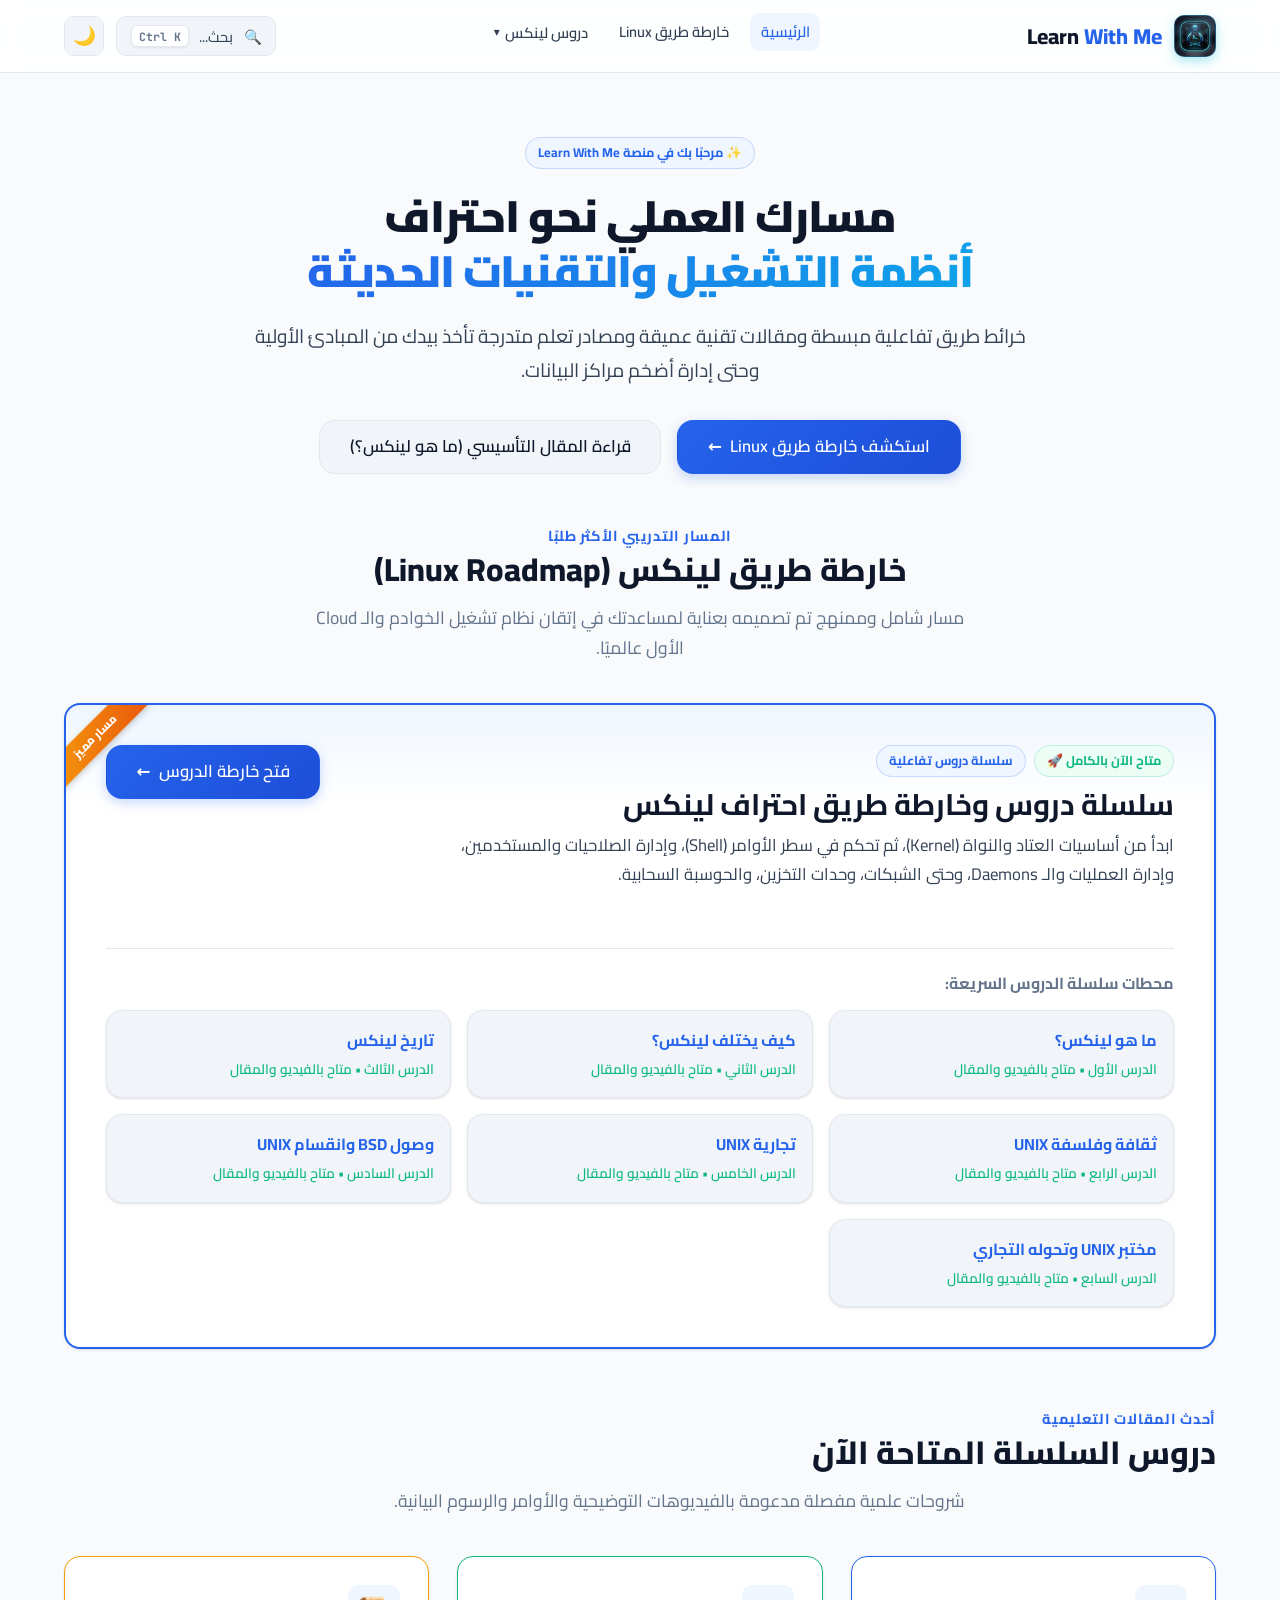
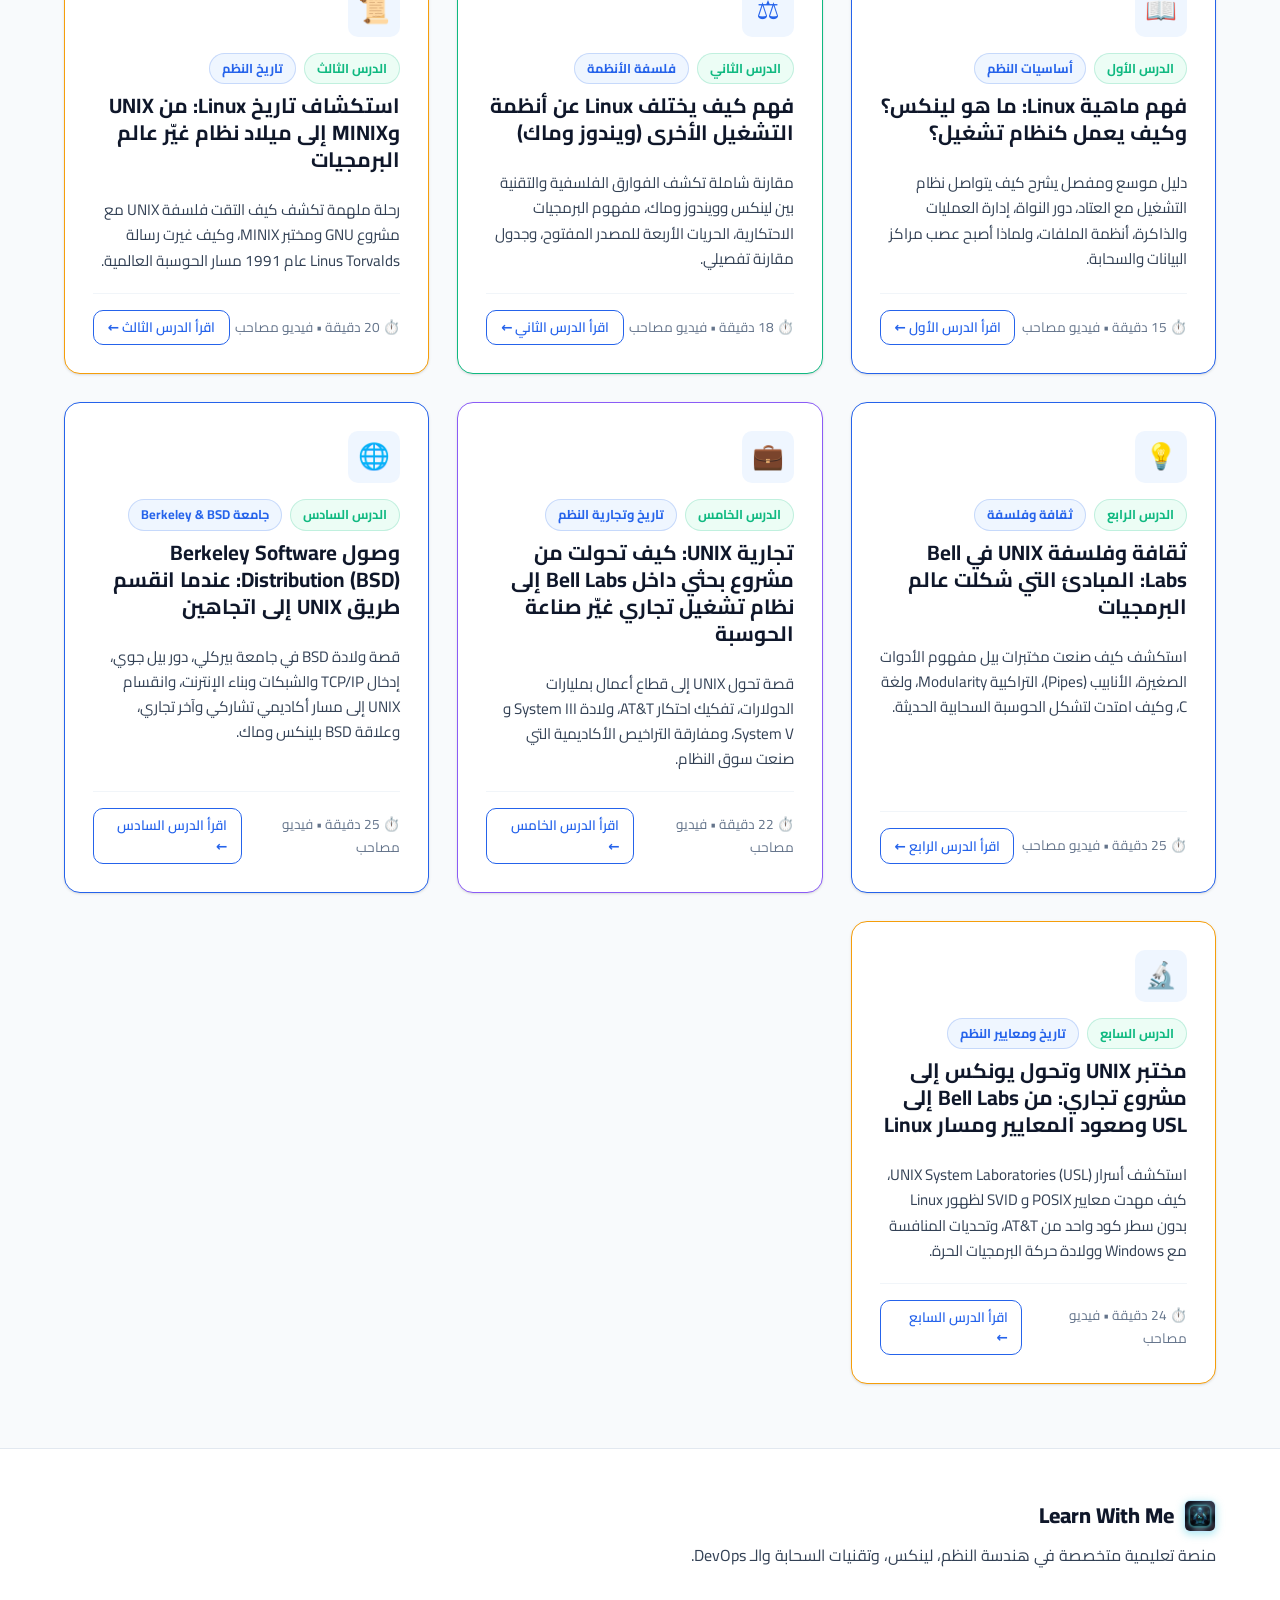
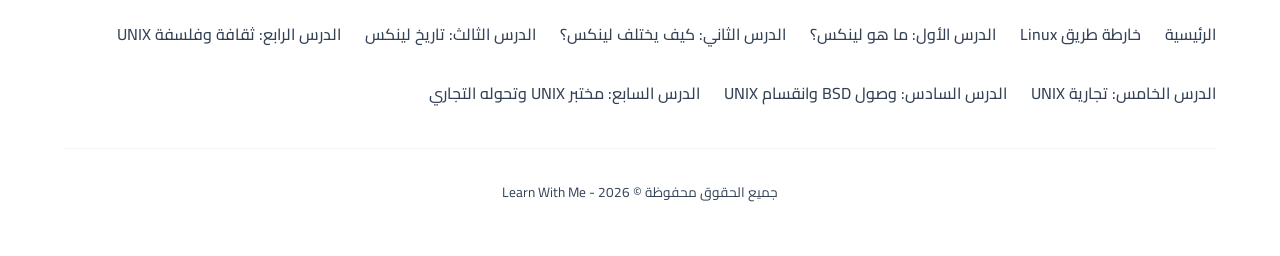
<file: index.html>
<!DOCTYPE html>
<html lang="ar" dir="rtl">
<head>
  <meta charset="UTF-8">
  <meta name="viewport" content="width=device-width, initial-scale=1.0">
  <title>Learn With Me | منصة تعلم التقنية وخوارط الطريق</title>
  <meta name="description" content="منصة تعليمية متخصصة تقدم خرائط طريق ومقالات تقنية شاملة لاحتراف لينكس وهندسة الأنظمة والـ DevOps.">
  <link rel="icon" type="image/x-icon" href="favicon.ico">
  <link rel="icon" type="image/png" sizes="32x32" href="favicon-32x32.png">
  <link rel="icon" type="image/png" sizes="16x16" href="favicon-16x16.png">
  <link rel="apple-touch-icon" sizes="180x180" href="apple-touch-icon.png">
  <link rel="canonical" href="https://learn.jalalmahmoud.online/">
  <link rel="stylesheet" href="style.css">
</head>
<body>

  <!-- Site Navigation -->
  <header class="site-header">
    <div class="container navbar">
      <a href="index.html" class="nav-brand">
        <div class="brand-icon">
          <img src="brand-icon.png" alt="Learn With Me Logo" width="42" height="42">
        </div>
        <div class="brand-text">Learn <span>With Me</span></div>
      </a>
      <ul class="nav-menu">
        <li><a href="index.html" class="nav-link active">الرئيسية</a></li>
        <li><a href="linux-roadmap.html" class="nav-link">خارطة طريق Linux</a></li>
        <li class="nav-dropdown">
          <button class="nav-link dropdown-toggle" type="button" aria-expanded="false" aria-haspopup="true">
            <span>دروس لينكس</span>
            <span class="dropdown-arrow">▾</span>
          </button>
          <div class="dropdown-menu">
            <div class="dropdown-header">سلسلة مدخل إلى Linux (7 دروس)</div>
            <a href="what-is-linux.html" class="dropdown-item" data-lesson-id="1">
              <span class="dropdown-item-num">01</span>
              <div class="dropdown-item-text">
                <span class="dropdown-item-title">الدرس الأول</span>
                <span class="dropdown-item-sub">ما هو لينكس؟</span>
              </div>
              <span class="dropdown-item-check" title="مكتمل">✓</span>
            </a>
            <a href="linux-vs-other-os.html" class="dropdown-item" data-lesson-id="2">
              <span class="dropdown-item-num">02</span>
              <div class="dropdown-item-text">
                <span class="dropdown-item-title">الدرس الثاني</span>
                <span class="dropdown-item-sub">كيف يختلف لينكس؟</span>
              </div>
              <span class="dropdown-item-check" title="مكتمل">✓</span>
            </a>
            <a href="history-of-linux.html" class="dropdown-item" data-lesson-id="3">
              <span class="dropdown-item-num">03</span>
              <div class="dropdown-item-text">
                <span class="dropdown-item-title">الدرس الثالث</span>
                <span class="dropdown-item-sub">تاريخ لينكس</span>
              </div>
              <span class="dropdown-item-check" title="مكتمل">✓</span>
            </a>
            <a href="unix-philosophy.html" class="dropdown-item" data-lesson-id="4">
              <span class="dropdown-item-num">04</span>
              <div class="dropdown-item-text">
                <span class="dropdown-item-title">الدرس الرابع</span>
                <span class="dropdown-item-sub">ثقافة وفلسفة UNIX</span>
              </div>
              <span class="dropdown-item-check" title="مكتمل">✓</span>
            </a>
            <a href="unix-commercialization.html" class="dropdown-item" data-lesson-id="5">
              <span class="dropdown-item-num">05</span>
              <div class="dropdown-item-text">
                <span class="dropdown-item-title">الدرس الخامس</span>
                <span class="dropdown-item-sub">تجارية UNIX</span>
              </div>
              <span class="dropdown-item-check" title="مكتمل">✓</span>
            </a>
            <a href="berkeley-software-distribution.html" class="dropdown-item" data-lesson-id="6">
              <span class="dropdown-item-num">06</span>
              <div class="dropdown-item-text">
                <span class="dropdown-item-title">الدرس السادس</span>
                <span class="dropdown-item-sub">وصول BSD وانقسام UNIX</span>
              </div>
              <span class="dropdown-item-check" title="مكتمل">✓</span>
            </a>
            <a href="unix-laboratory.html" class="dropdown-item" data-lesson-id="7">
              <span class="dropdown-item-num">07</span>
              <div class="dropdown-item-text">
                <span class="dropdown-item-title">الدرس السابع</span>
                <span class="dropdown-item-sub">مختبر UNIX وتحوله التجاري</span>
              </div>
              <span class="dropdown-item-check" title="مكتمل">✓</span>
            </a>
            <div class="dropdown-divider"></div>
            <a href="linux-roadmap.html" class="dropdown-footer-link">
              <span>استعراض كافة الدروس في خارطة الطريق ←</span>
            </a>
          </div>
        </li>
      </ul>
      <div class="nav-actions">
        <button id="searchTriggerBtn" class="search-trigger-btn" type="button" aria-label="بحث سريع في المنصة (Ctrl+K)">
          <span class="search-icon">🔍</span>
          <span class="search-btn-text">بحث...</span>
          <kbd class="search-kbd">Ctrl K</kbd>
        </button>
        <button id="themeToggle" class="theme-toggle-btn" aria-label="تبديل الوضع الليلي">🌙</button>
      </div>
    </div>
  </header>

  <!-- Hero Section -->
  <section class="hero">
    <div class="container hero-content">
      <div class="hero-badge-wrap">
        <span class="badge badge-primary">✨ مرحبًا بك في منصة Learn With Me</span>
      </div>
      <h1 class="hero-title">
        مسارك العملي نحو احتراف <br><span class="highlight">أنظمة التشغيل والتقنيات الحديثة</span>
      </h1>
      <p class="hero-description">
        خرائط طريق تفاعلية مبسطة ومقالات تقنية عميقة ومصادر تعلم متدرجة تأخذ بيدك من المبادئ الأولية وحتى إدارة أضخم مراكز البيانات.
      </p>
      <div class="hero-actions">
        <a href="linux-roadmap.html" class="btn btn-primary btn-lg">
          <span>استكشف خارطة طريق Linux</span>
          <span>←</span>
        </a>
        <a href="what-is-linux.html" class="btn btn-secondary btn-lg">
          <span>قراءة المقال التأسيسي (ما هو لينكس؟)</span>
        </a>
      </div>
    </div>
  </section>

  <!-- Featured Linux Roadmap Section -->
  <main class="container" style="margin-bottom: 4rem;">

    <div class="section-header text-center">
      <span class="section-tag">المسار التدريبي الأكثر طلبًا</span>
      <h2 class="section-title">خارطة طريق لينكس (Linux Roadmap)</h2>
      <p class="section-subtitle">
        مسار شامل وممنهج تم تصميمه بعناية لمساعدتك في إتقان نظام تشغيل الخوادم والـ Cloud الأول عالميًا.
      </p>
    </div>

    <!-- Featured Roadmap Big Card -->
    <div class="card card-featured" style="padding: 2.5rem; margin-bottom: 3.5rem;">
      <div class="card-ribbon">مسار مميز</div>
      <div style="display: flex; justify-content: space-between; align-items: flex-start; flex-wrap: wrap; gap: 1.5rem; margin-bottom: 1.5rem;">
        <div>
          <div style="display: flex; gap: 0.5rem; align-items: center; margin-bottom: 0.5rem;">
            <span class="badge badge-accent">متاح الآن بالكامل 🚀</span>
            <span class="badge badge-primary">سلسلة دروس تفاعلية</span>
          </div>
          <h3 style="font-size: 1.85rem; margin-bottom: 0.5rem;">
            <a href="linux-roadmap.html" style="color: inherit;">سلسلة دروس وخارطة طريق احتراف لينكس</a>
          </h3>
          <p style="color: var(--text-secondary); max-width: 720px; font-size: 1.05rem;">
            ابدأ من أساسيات العتاد والنواة (Kernel)، ثم تحكم في سطر الأوامر (Shell)، وإدارة الصلاحيات والمستخدمين، وإدارة العمليات والـ Daemons، وحتى الشبكات، وحدات التخزين، والحوسبة السحابية.
          </p>
        </div>
        <div>
          <a href="linux-roadmap.html" class="btn btn-primary btn-lg">
            <span>فتح خارطة الدروس</span>
            <span>←</span>
          </a>
        </div>
      </div>

      <!-- Quick Steps Overview with Links -->
      <div style="border-top: 1px solid var(--border-color); padding-top: 1.5rem; margin-top: 1rem;">
        <h4 style="font-size: 1rem; color: var(--text-muted); margin-bottom: 1rem;">محطات سلسلة الدروس السريعة:</h4>
        <div class="grid grid-3" style="gap: 1rem;">
          <a href="what-is-linux.html" class="card" style="padding: 1rem; background: var(--bg-surface-alt); text-decoration: none;">
            <strong style="color: var(--primary); display: block; margin-bottom: 0.25rem;">ما هو لينكس؟</strong>
            <span style="font-size: 0.85rem; color: var(--accent); font-weight: 600;">الدرس الأول • متاح بالفيديو والمقال</span>
          </a>
          <a href="linux-vs-other-os.html" class="card" style="padding: 1rem; background: var(--bg-surface-alt); text-decoration: none;">
            <strong style="color: var(--primary); display: block; margin-bottom: 0.25rem;">كيف يختلف لينكس؟</strong>
            <span style="font-size: 0.85rem; color: var(--accent); font-weight: 600;">الدرس الثاني • متاح بالفيديو والمقال</span>
          </a>
          <a href="history-of-linux.html" class="card" style="padding: 1rem; background: var(--bg-surface-alt); text-decoration: none;">
            <strong style="color: var(--primary); display: block; margin-bottom: 0.25rem;">تاريخ لينكس</strong>
            <span style="font-size: 0.85rem; color: var(--accent); font-weight: 600;">الدرس الثالث • متاح بالفيديو والمقال</span>
          </a>
          <a href="unix-philosophy.html" class="card" style="padding: 1rem; background: var(--bg-surface-alt); text-decoration: none;">
            <strong style="color: var(--primary); display: block; margin-bottom: 0.25rem;">ثقافة وفلسفة UNIX</strong>
            <span style="font-size: 0.85rem; color: var(--accent); font-weight: 600;">الدرس الرابع • متاح بالفيديو والمقال</span>
          </a>
          <a href="unix-commercialization.html" class="card" style="padding: 1rem; background: var(--bg-surface-alt); text-decoration: none;">
            <strong style="color: var(--primary); display: block; margin-bottom: 0.25rem;">تجارية UNIX</strong>
            <span style="font-size: 0.85rem; color: var(--accent); font-weight: 600;">الدرس الخامس • متاح بالفيديو والمقال</span>
          </a>
          <a href="berkeley-software-distribution.html" class="card" style="padding: 1rem; background: var(--bg-surface-alt); text-decoration: none;">
            <strong style="color: var(--primary); display: block; margin-bottom: 0.25rem;">وصول BSD وانقسام UNIX</strong>
            <span style="font-size: 0.85rem; color: var(--accent); font-weight: 600;">الدرس السادس • متاح بالفيديو والمقال</span>
          </a>
          <a href="unix-laboratory.html" class="card" style="padding: 1rem; background: var(--bg-surface-alt); text-decoration: none;">
            <strong style="color: var(--primary); display: block; margin-bottom: 0.25rem;">مختبر UNIX وتحوله التجاري</strong>
            <span style="font-size: 0.85rem; color: var(--accent); font-weight: 600;">الدرس السابع • متاح بالفيديو والمقال</span>
          </a>
        </div>
      </div>
    </div>

    <!-- Latest Articles Section -->
    <div class="section-header">
      <span class="section-tag">أحدث المقالات التعليمية</span>
      <h2 class="section-title">دروس السلسلة المتاحة الآن</h2>
      <p class="section-subtitle">شروحات علمية مفصلة مدعومة بالفيديوهات التوضيحية والأوامر والرسوم البيانية.</p>
    </div>

    <div class="grid grid-2">
      <!-- الدرس الأول Card -->
      <div class="card" style="border-color: var(--primary);">
        <div class="card-header">
          <div class="card-icon">📖</div>
          <div style="display: flex; gap: 0.5rem; margin-bottom: 0.5rem;">
            <span class="badge badge-accent">الدرس الأول</span>
            <span class="badge badge-primary">أساسيات النظم</span>
          </div>
          <h3 class="card-title">
            <a href="what-is-linux.html">فهم ماهية Linux: ما هو لينكس؟ وكيف يعمل كنظام تشغيل؟</a>
          </h3>
        </div>
        <div class="card-body">
          دليل موسع ومفصل يشرح كيف يتواصل نظام التشغيل مع العتاد، دور النواة، إدارة العمليات والذاكرة، أنظمة الملفات، ولماذا أصبح عصب مراكز البيانات والسحابة.
        </div>
        <div class="card-footer">
          <span style="font-size: 0.85rem; color: var(--text-muted);">⏱️ 15 دقيقة • فيديو مصاحب</span>
          <a href="what-is-linux.html" class="btn btn-outline btn-sm">اقرأ الدرس الأول ←</a>
        </div>
      </div>
      <!-- الدرس الثاني Card -->
      <div class="card" style="border-color: var(--accent);">
        <div class="card-header">
          <div class="card-icon">⚖️</div>
          <div style="display: flex; gap: 0.5rem; margin-bottom: 0.5rem;">
            <span class="badge badge-accent">الدرس الثاني</span>
            <span class="badge badge-primary">فلسفة الأنظمة</span>
          </div>
          <h3 class="card-title">
            <a href="linux-vs-other-os.html">فهم كيف يختلف Linux عن أنظمة التشغيل الأخرى (ويندوز وماك)</a>
          </h3>
        </div>
        <div class="card-body">
          مقارنة شاملة تكشف الفوارق الفلسفية والتقنية بين لينكس وويندوز وماك، مفهوم البرمجيات الاحتكارية، الحريات الأربعة للمصدر المفتوح، وجدول مقارنة تفصيلي.
        </div>
        <div class="card-footer">
          <span style="font-size: 0.85rem; color: var(--text-muted);">⏱️ 18 دقيقة • فيديو مصاحب</span>
          <a href="linux-vs-other-os.html" class="btn btn-outline btn-sm">اقرأ الدرس الثاني ←</a>
        </div>
      </div>
      <!-- الدرس الثالث Card -->
      <div class="card" style="border-color: var(--accent-orange);">
        <div class="card-header">
          <div class="card-icon">📜</div>
          <div style="display: flex; gap: 0.5rem; margin-bottom: 0.5rem;">
            <span class="badge badge-accent">الدرس الثالث</span>
            <span class="badge badge-primary">تاريخ النظم</span>
          </div>
          <h3 class="card-title">
            <a href="history-of-linux.html">استكشاف تاريخ Linux: من UNIX وMINIX إلى ميلاد نظام غيّر عالم البرمجيات</a>
          </h3>
        </div>
        <div class="card-body">
          رحلة ملهمة تكشف كيف التقت فلسفة UNIX مع مشروع GNU ومختبر MINIX، وكيف غيرت رسالة Linus Torvalds عام 1991 مسار الحوسبة العالمية.
        </div>
        <div class="card-footer">
          <span style="font-size: 0.85rem; color: var(--text-muted);">⏱️ 20 دقيقة • فيديو مصاحب</span>
          <a href="history-of-linux.html" class="btn btn-outline btn-sm">اقرأ الدرس الثالث ←</a>
        </div>
      </div>
      <!-- الدرس الرابع Card -->
      <div class="card" style="border-color: var(--primary);">
        <div class="card-header">
          <div class="card-icon">💡</div>
          <div style="display: flex; gap: 0.5rem; margin-bottom: 0.5rem;">
            <span class="badge badge-accent">الدرس الرابع</span>
            <span class="badge badge-primary">ثقافة وفلسفة</span>
          </div>
          <h3 class="card-title">
            <a href="unix-philosophy.html">ثقافة وفلسفة UNIX في Bell Labs: المبادئ التي شكلت عالم البرمجيات</a>
          </h3>
        </div>
        <div class="card-body">
          استكشف كيف صنعت مختبرات بيل مفهوم الأدوات الصغيرة، الأنابيب (Pipes)، التراكبية Modularity، ولغة C، وكيف امتدت لتشكل الحوسبة السحابية الحديثة.
        </div>
        <div class="card-footer">
          <span style="font-size: 0.85rem; color: var(--text-muted);">⏱️ 25 دقيقة • فيديو مصاحب</span>
          <a href="unix-philosophy.html" class="btn btn-outline btn-sm">اقرأ الدرس الرابع ←</a>
        </div>
      </div>
      <!-- الدرس الخامس Card -->
      <div class="card" style="border-color: var(--accent-purple);">
        <div class="card-header">
          <div class="card-icon">💼</div>
          <div style="display: flex; gap: 0.5rem; margin-bottom: 0.5rem;">
            <span class="badge badge-accent">الدرس الخامس</span>
            <span class="badge badge-primary">تاريخ وتجارية النظم</span>
          </div>
          <h3 class="card-title">
            <a href="unix-commercialization.html">تجارية UNIX: كيف تحولت من مشروع بحثي داخل Bell Labs إلى نظام تشغيل تجاري غيّر صناعة الحوسبة</a>
          </h3>
        </div>
        <div class="card-body">
          قصة تحول UNIX إلى قطاع أعمال بمليارات الدولارات، تفكيك احتكار AT&amp;T، ولادة System III و System V، ومفارقة التراخيص الأكاديمية التي صنعت سوق النظام.
        </div>
        <div class="card-footer">
          <span style="font-size: 0.85rem; color: var(--text-muted);">⏱️ 22 دقيقة • فيديو مصاحب</span>
          <a href="unix-commercialization.html" class="btn btn-outline btn-sm">اقرأ الدرس الخامس ←</a>
        </div>
      </div>
      <!-- الدرس السادس Card -->
      <div class="card" style="border-color: var(--primary);">
        <div class="card-header">
          <div class="card-icon">🌐</div>
          <div style="display: flex; gap: 0.5rem; margin-bottom: 0.5rem;">
            <span class="badge badge-accent">الدرس السادس</span>
            <span class="badge badge-primary">جامعة Berkeley & BSD</span>
          </div>
          <h3 class="card-title">
            <a href="berkeley-software-distribution.html">وصول Berkeley Software Distribution (BSD): عندما انقسم طريق UNIX إلى اتجاهين</a>
          </h3>
        </div>
        <div class="card-body">
          قصة ولادة BSD في جامعة بيركلي، دور بيل جوي، إدخال TCP/IP والشبكات وبناء الإنترنت، وانقسام UNIX إلى مسار أكاديمي تشاركي وآخر تجاري، وعلاقة BSD بلينكس وماك.
        </div>
        <div class="card-footer">
          <span style="font-size: 0.85rem; color: var(--text-muted);">⏱️ 25 دقيقة • فيديو مصاحب</span>
          <a href="berkeley-software-distribution.html" class="btn btn-outline btn-sm">اقرأ الدرس السادس ←</a>
        </div>
      </div>
      <!-- الدرس السابع Card -->
      <div class="card" style="border-color: var(--accent-orange);">
        <div class="card-header">
          <div class="card-icon">🔬</div>
          <div style="display: flex; gap: 0.5rem; margin-bottom: 0.5rem;">
            <span class="badge badge-accent">الدرس السابع</span>
            <span class="badge badge-primary">تاريخ ومعايير النظم</span>
          </div>
          <h3 class="card-title">
            <a href="unix-laboratory.html">مختبر UNIX وتحول يونكس إلى مشروع تجاري: من Bell Labs إلى USL وصعود المعايير ومسار Linux</a>
          </h3>
        </div>
        <div class="card-body">
          استكشف أسرار UNIX System Laboratories (USL)، كيف مهدت معايير POSIX و SVID لظهور Linux بدون سطر كود واحد من AT&T، وتحديات المنافسة مع Windows وولادة حركة البرمجيات الحرة.
        </div>
        <div class="card-footer">
          <span style="font-size: 0.85rem; color: var(--text-muted);">⏱️ 24 دقيقة • فيديو مصاحب</span>
          <a href="unix-laboratory.html" class="btn btn-outline btn-sm">اقرأ الدرس السابع ←</a>
        </div>
      </div>
    </div>

  </main>

  <!-- Site Footer -->
  <footer class="site-footer">
    <div class="container">
      <div class="footer-top">
        <div class="footer-brand">
          <span class="footer-logo">
            <img src="brand-icon.png" alt="Learn With Me Logo" width="32" height="32">
            <span>Learn With Me</span>
          </span>
          <p>منصة تعليمية متخصصة في هندسة النظم، لينكس، وتقنيات السحابة والـ DevOps.</p>
        </div>
        <ul class="footer-links">
          <li><a href="index.html">الرئيسية</a></li>
          <li><a href="linux-roadmap.html">خارطة طريق Linux</a></li>
          <li><a href="what-is-linux.html">الدرس الأول: ما هو لينكس؟</a></li>
          <li><a href="linux-vs-other-os.html">الدرس الثاني: كيف يختلف لينكس؟</a></li>
          <li><a href="history-of-linux.html">الدرس الثالث: تاريخ لينكس</a></li>
          <li><a href="unix-philosophy.html">الدرس الرابع: ثقافة وفلسفة UNIX</a></li>
          <li><a href="unix-commercialization.html">الدرس الخامس: تجارية UNIX</a></li>
          <li><a href="berkeley-software-distribution.html">الدرس السادس: وصول BSD وانقسام UNIX</a></li>
          <li><a href="unix-laboratory.html">الدرس السابع: مختبر UNIX وتحوله التجاري</a></li>
        </ul>
      </div>
      <div class="footer-bottom">
        <p>جميع الحقوق محفوظة &copy; 2026 - Learn With Me</p>
      </div>
    </div>
  </footer>

  <!-- Interactive Enhancements & Theme Script -->
  <script src="script.js"></script>
</body>
</html>
</file>
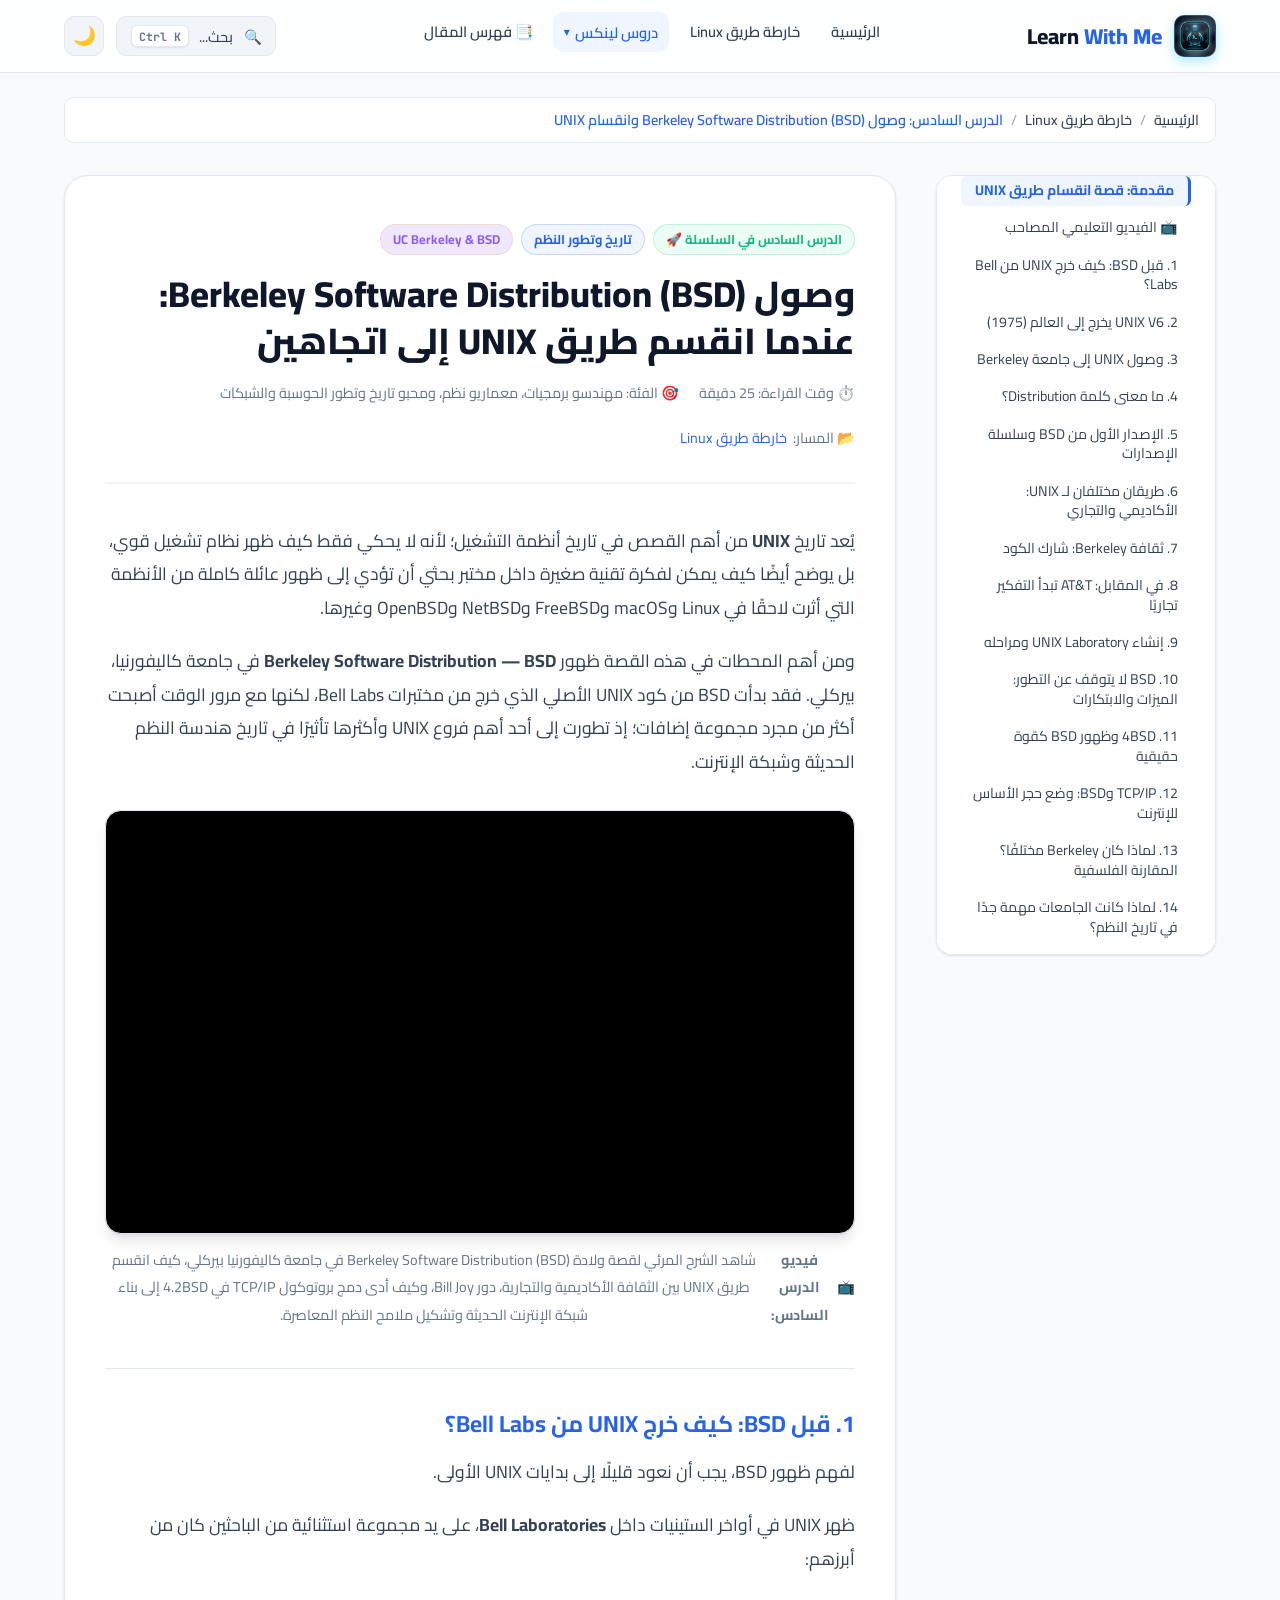
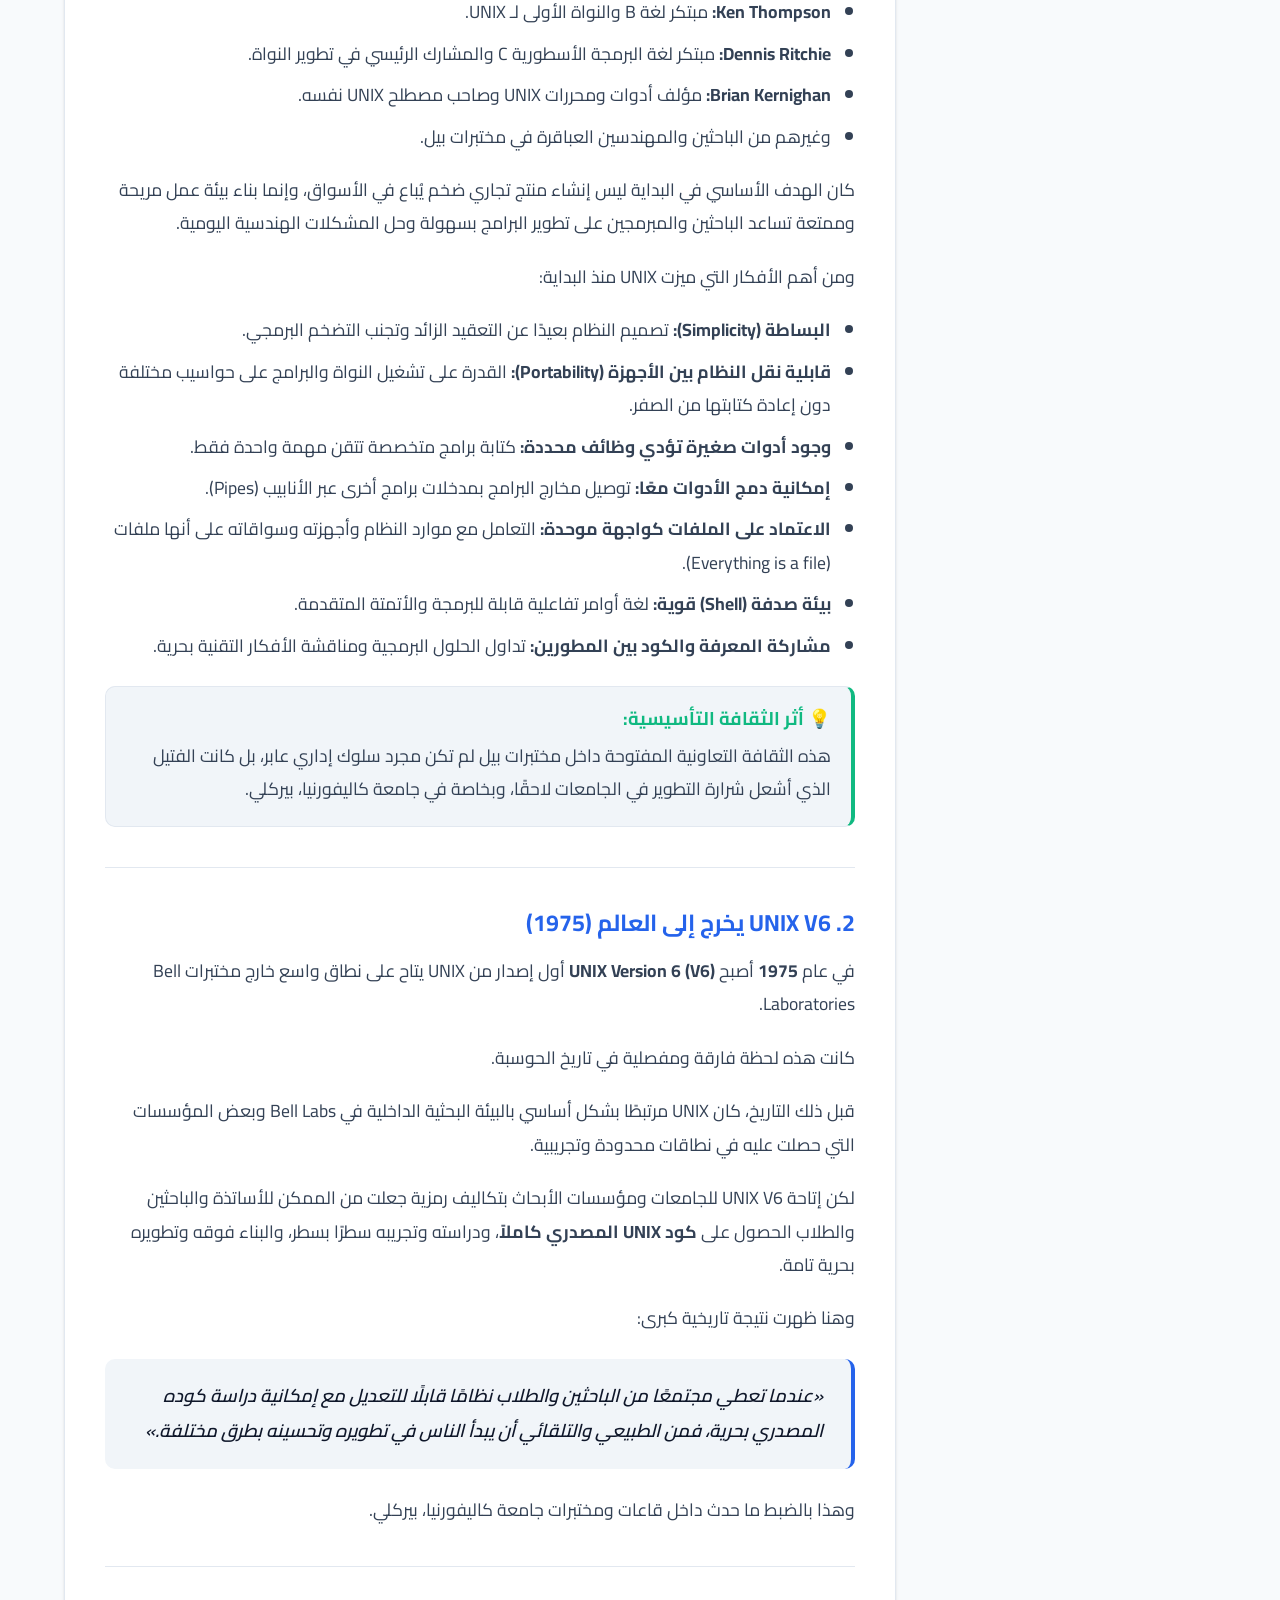
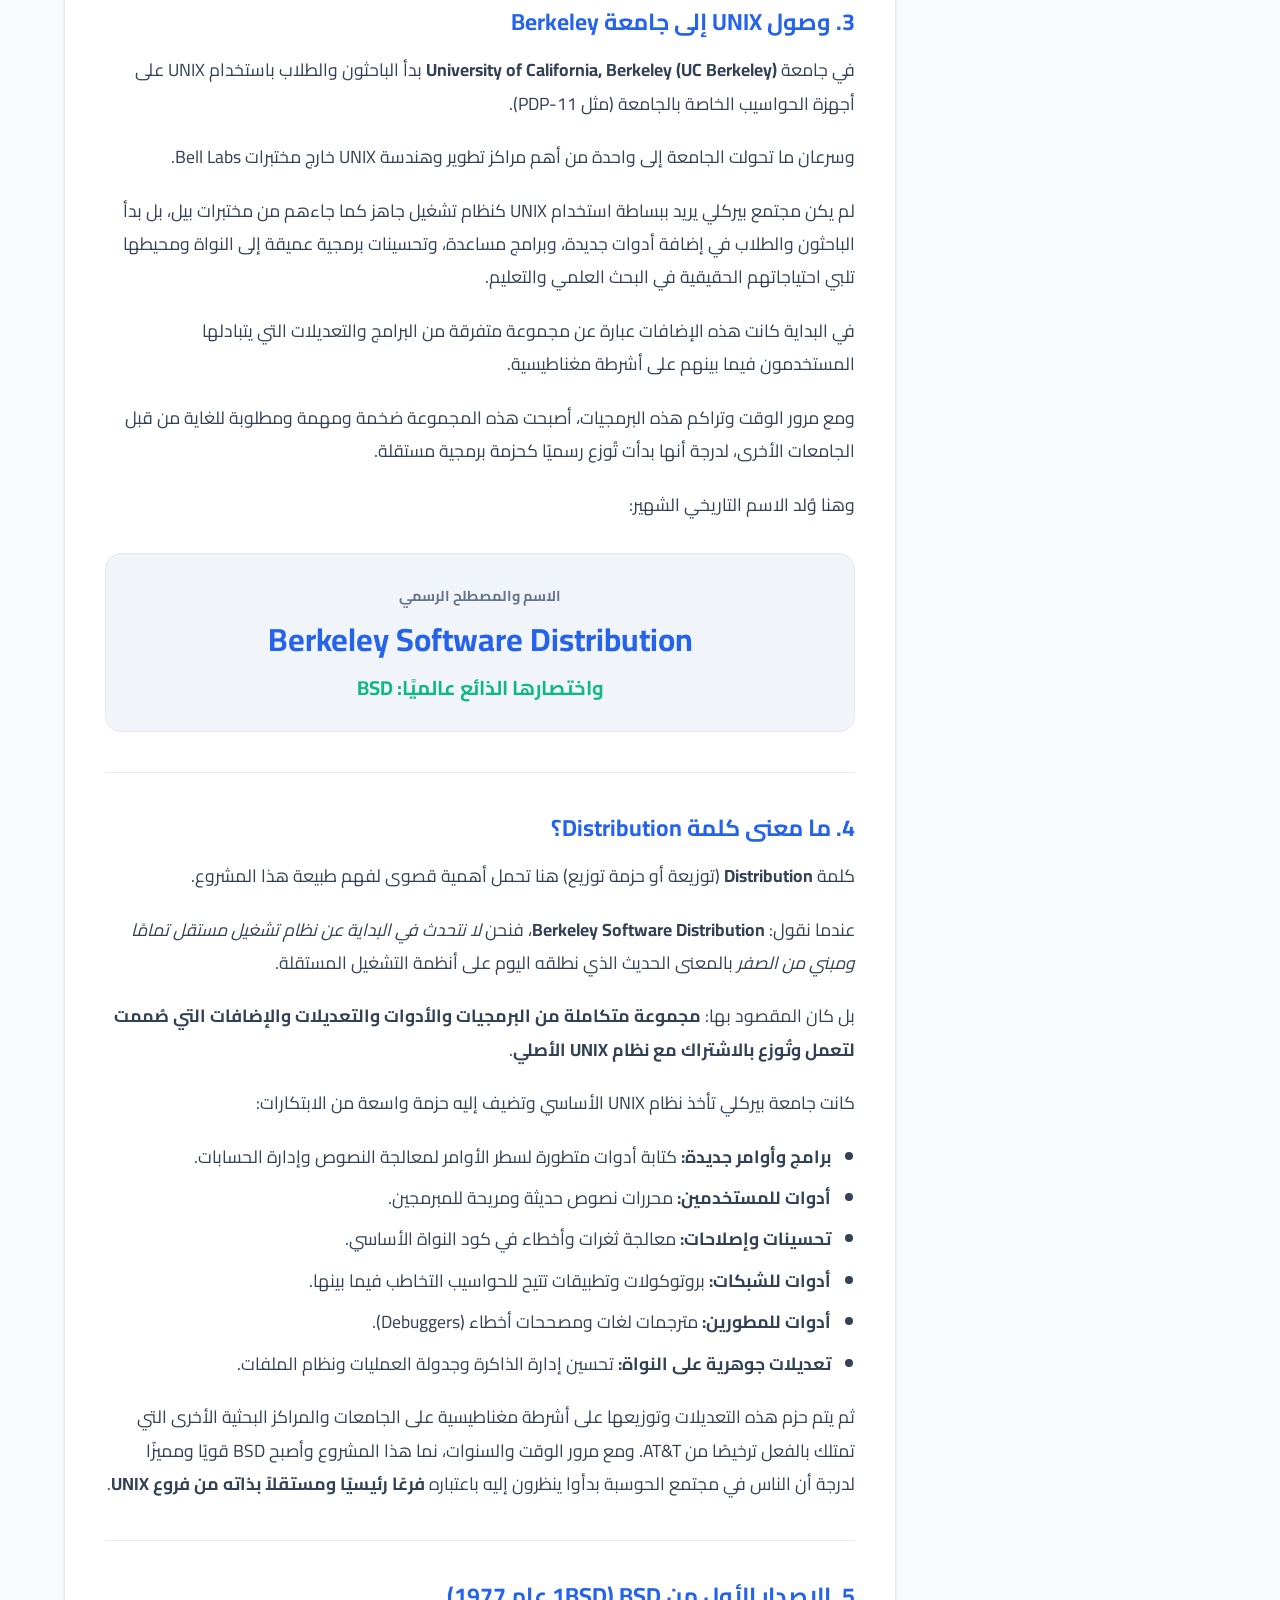
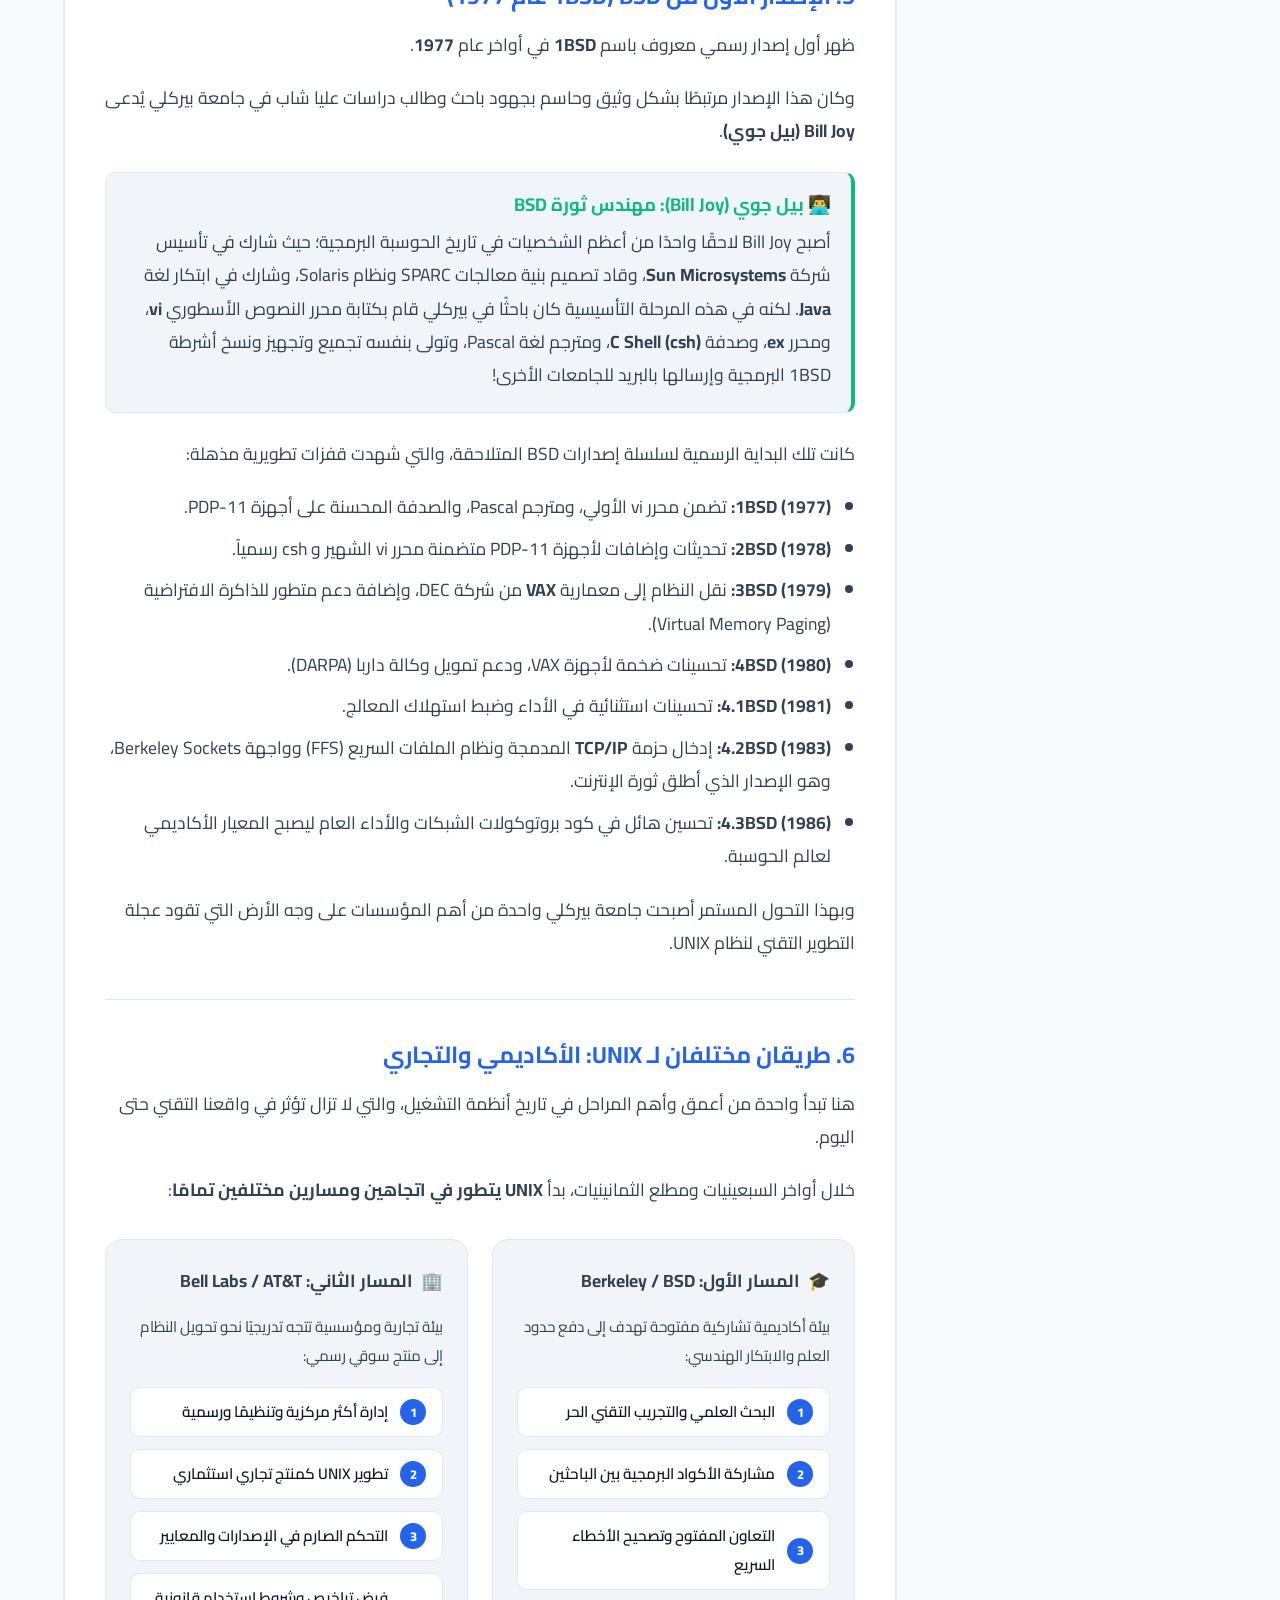
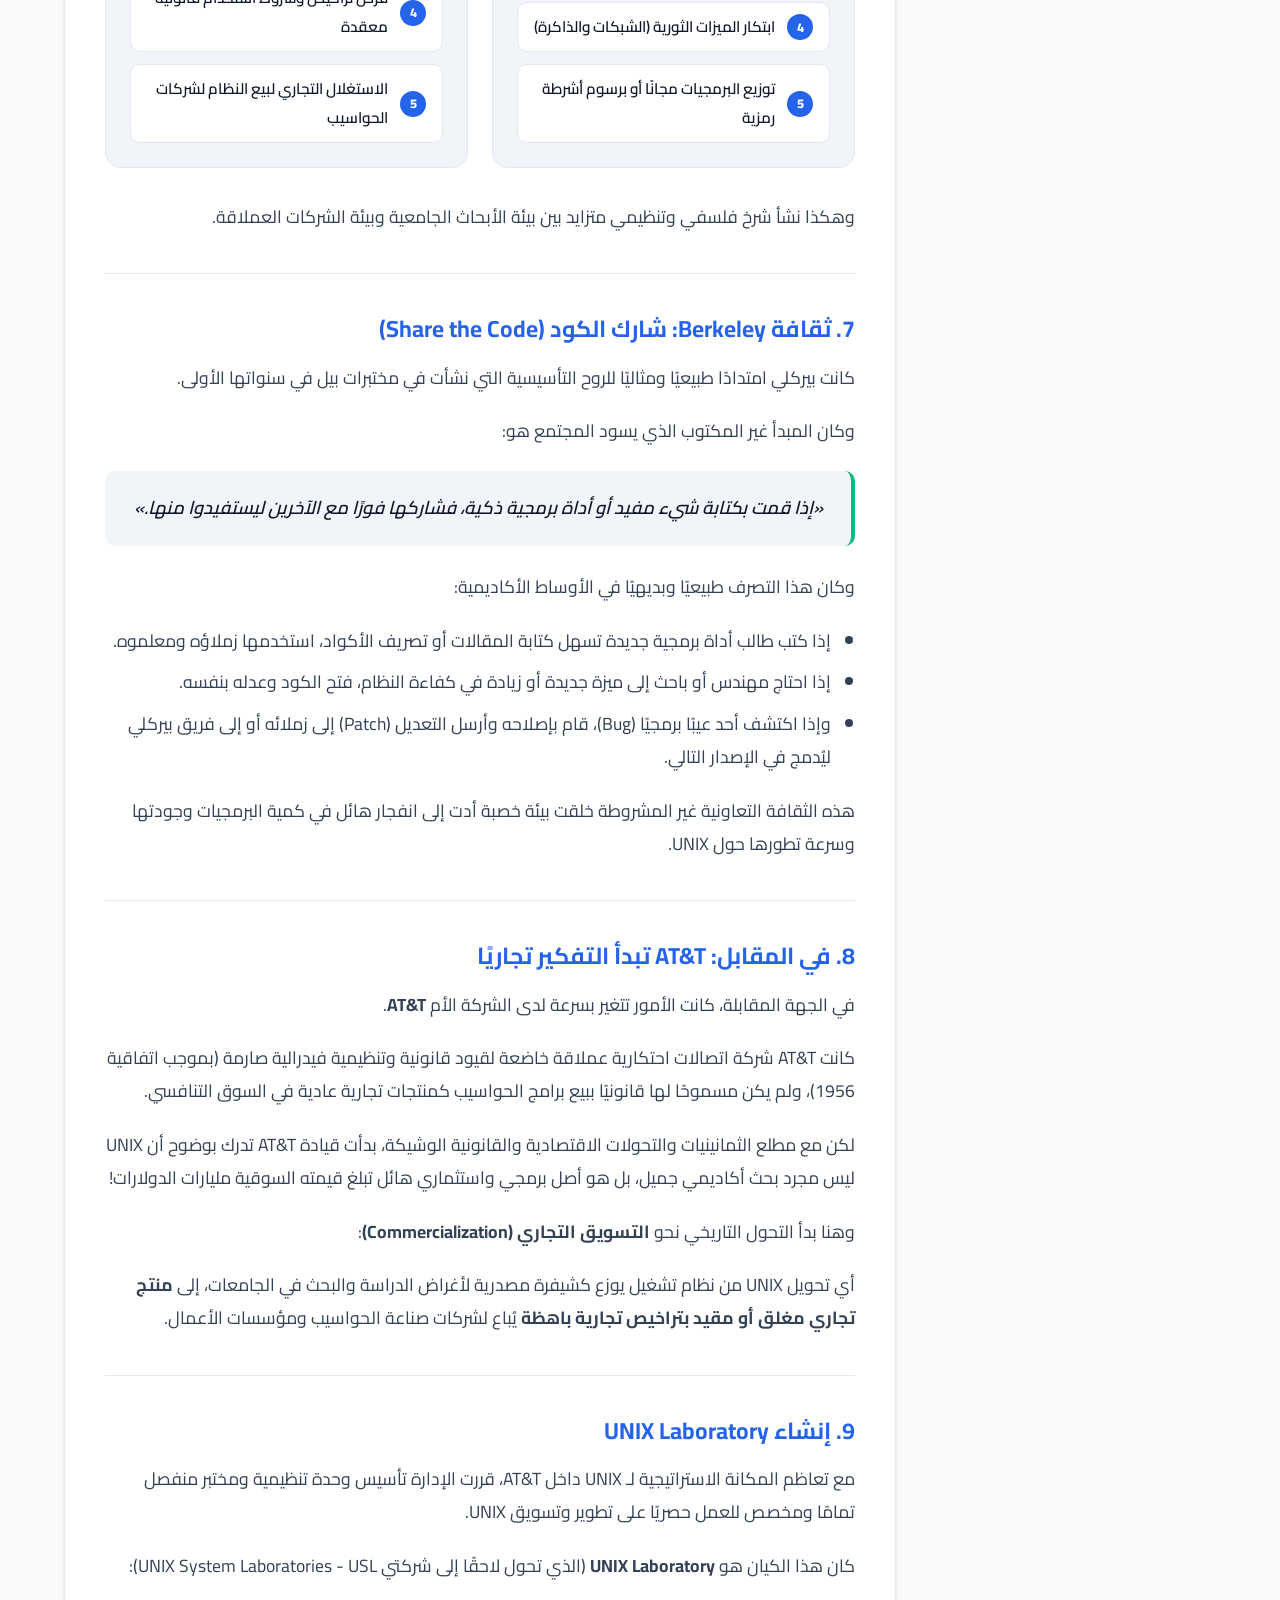
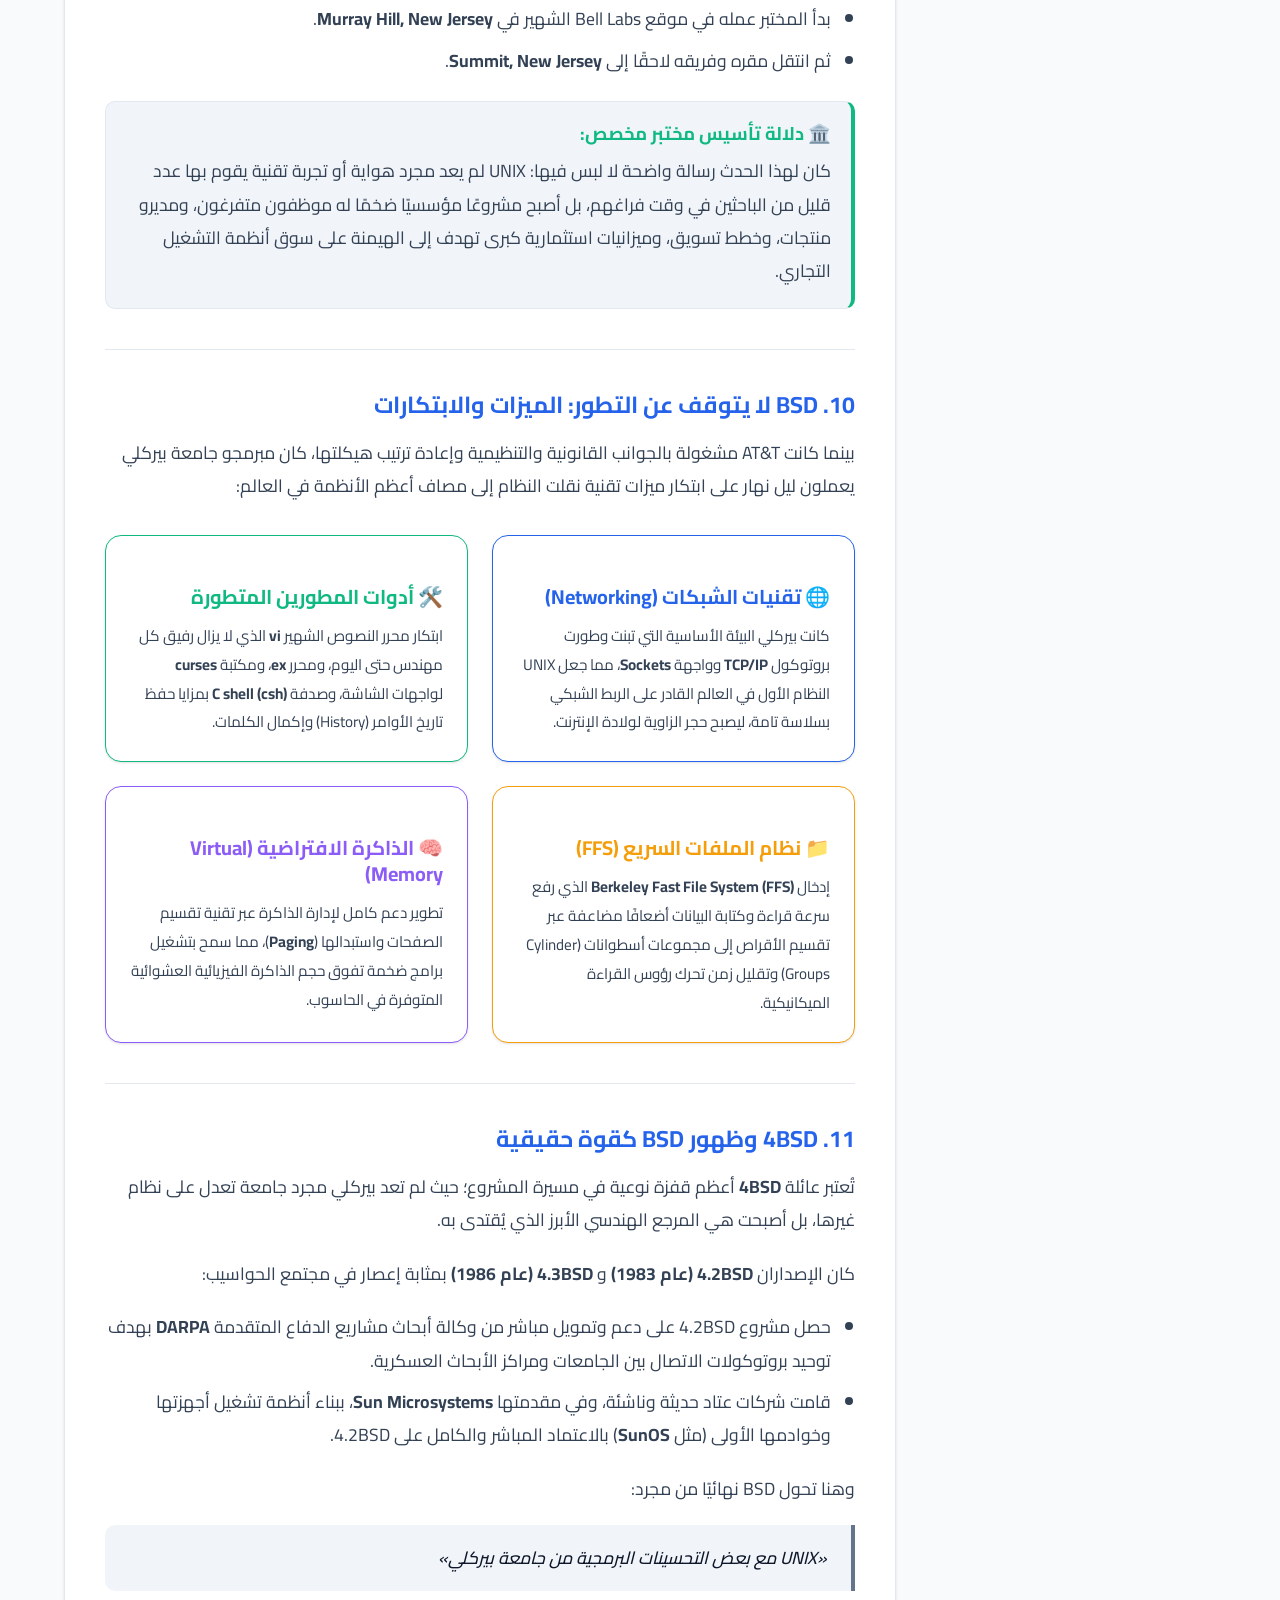
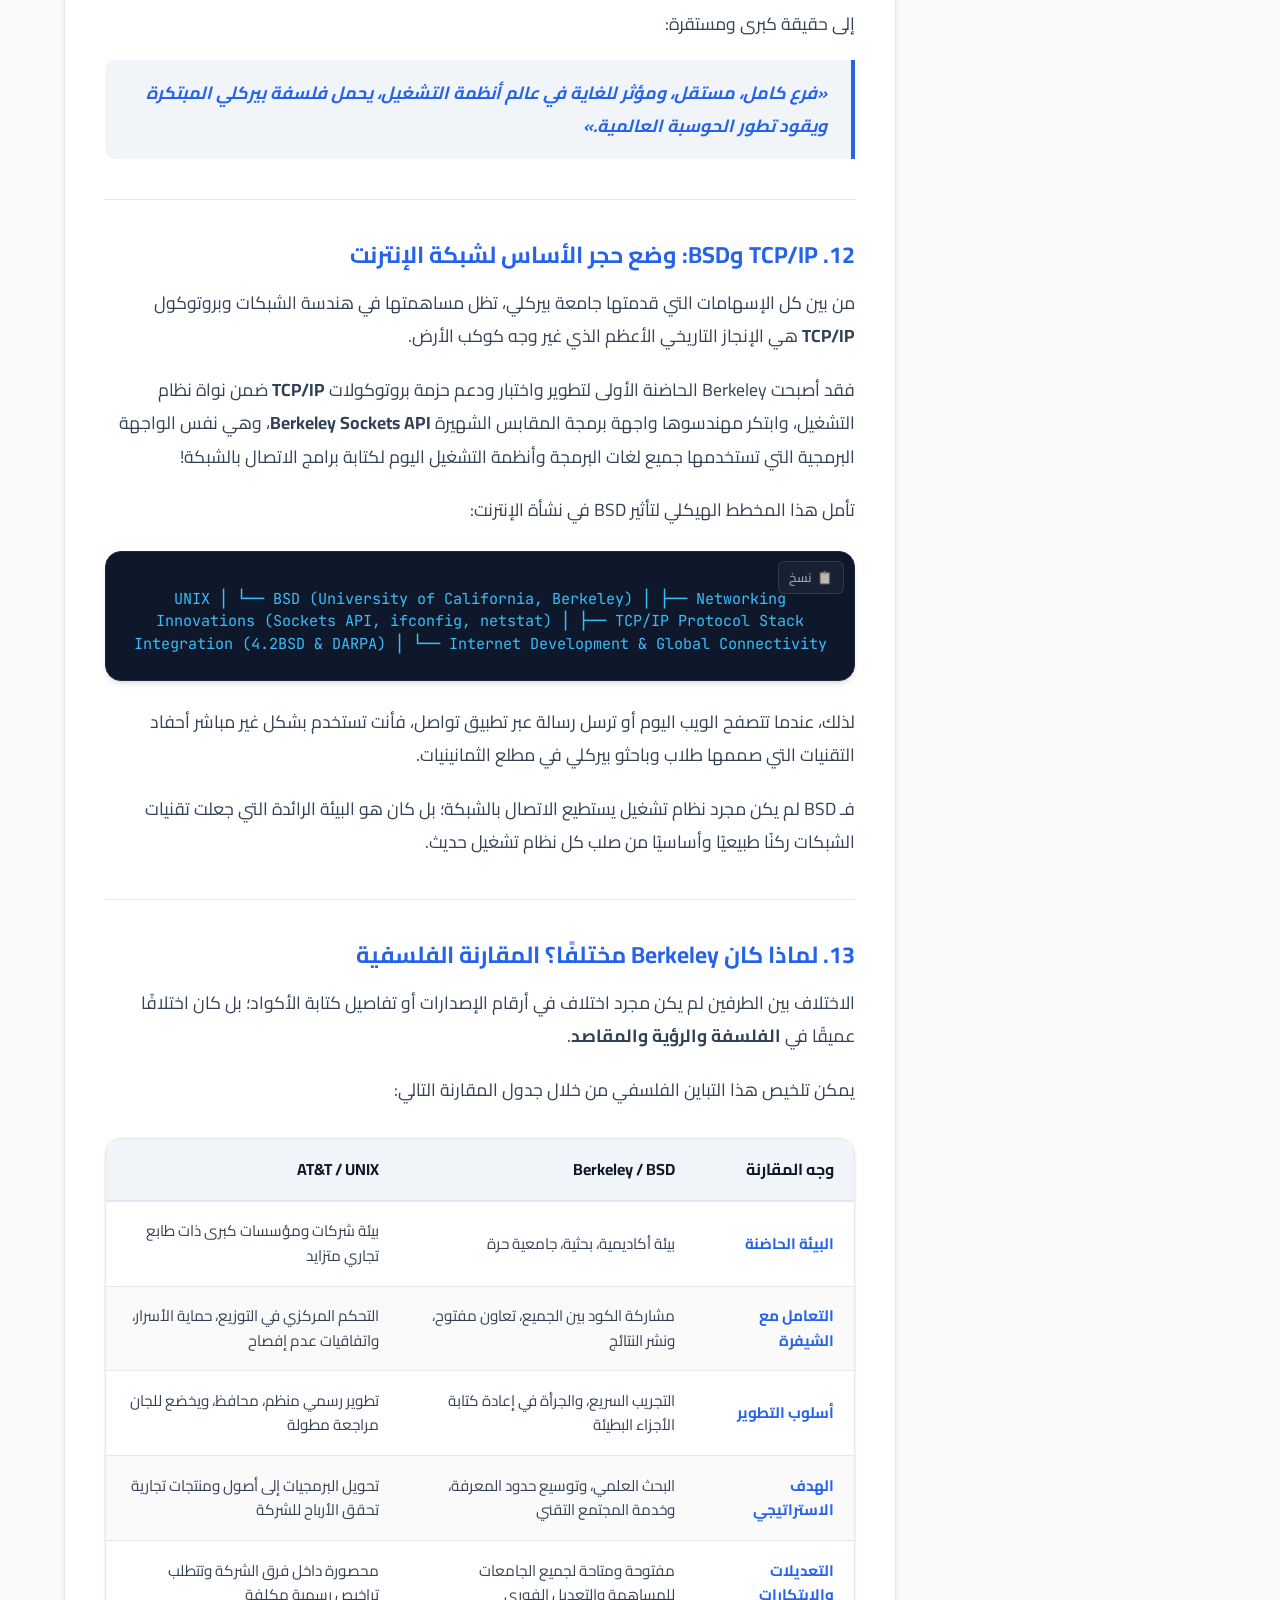
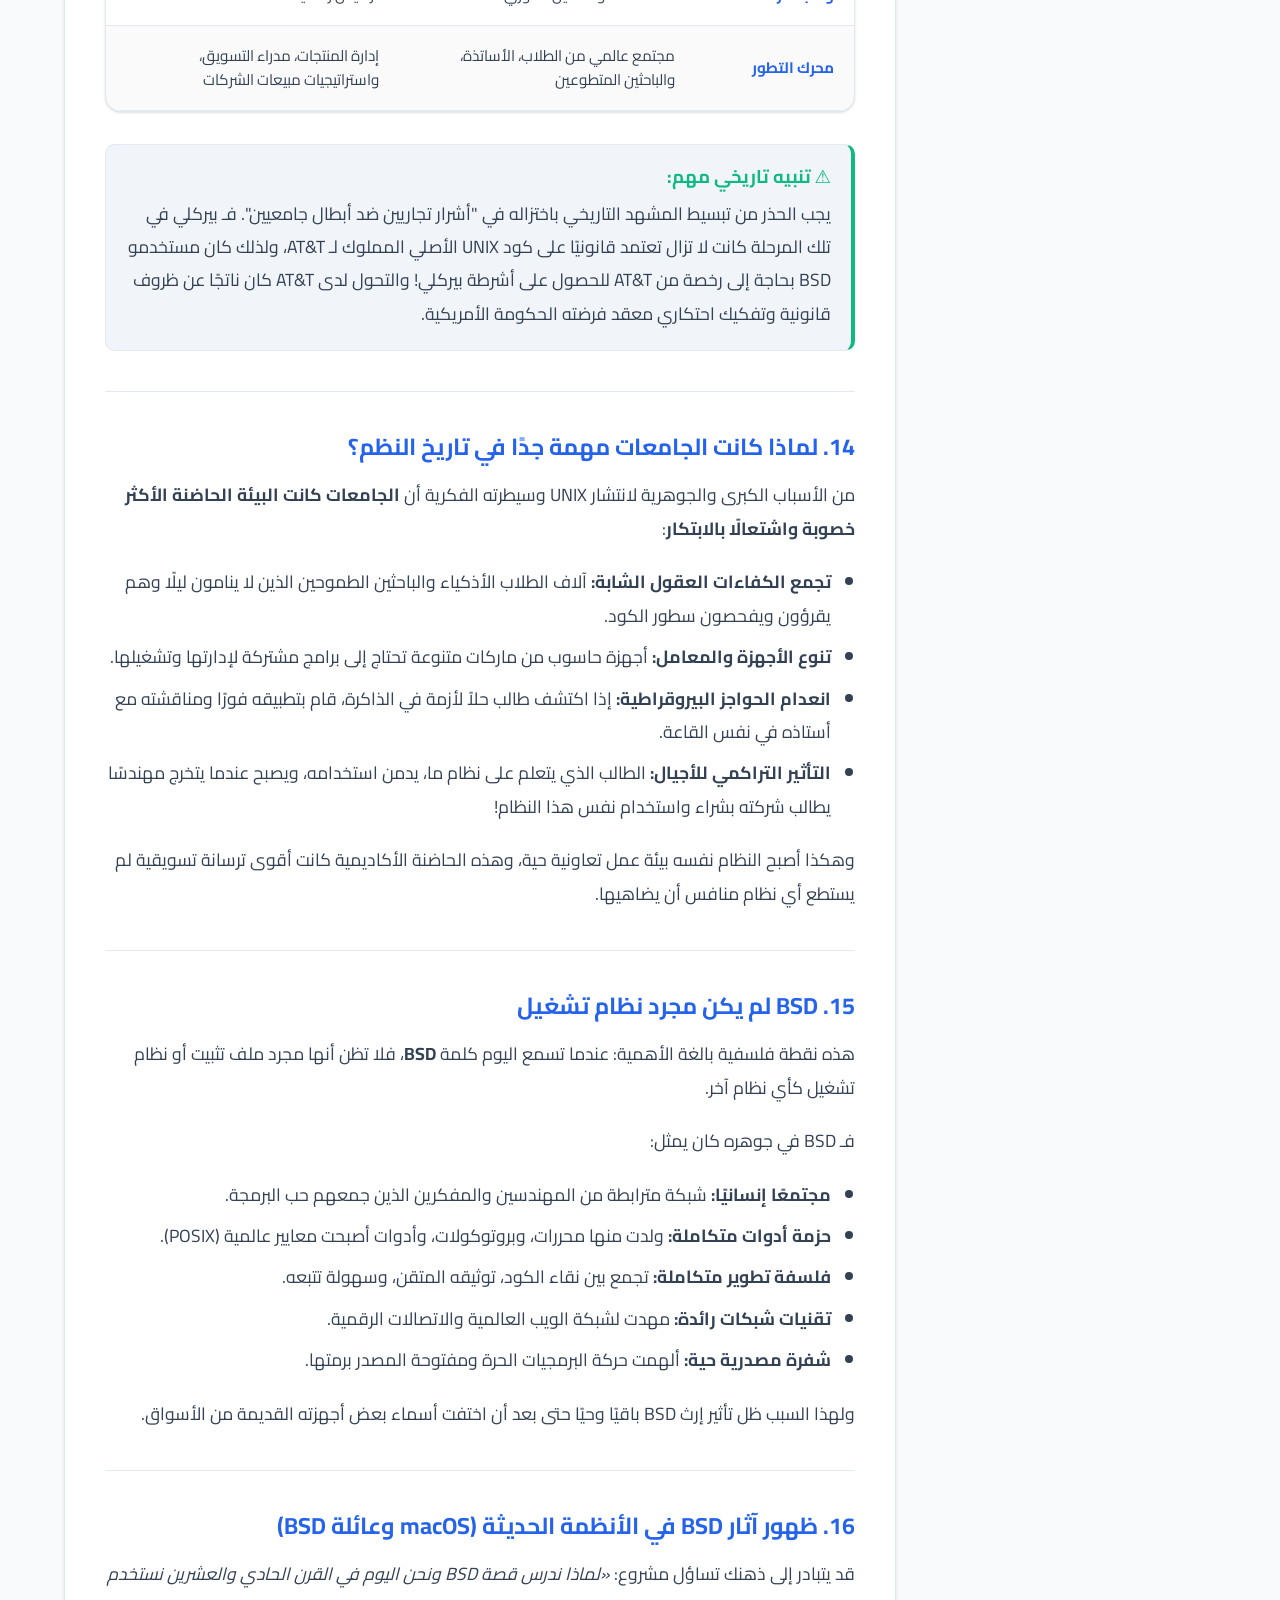
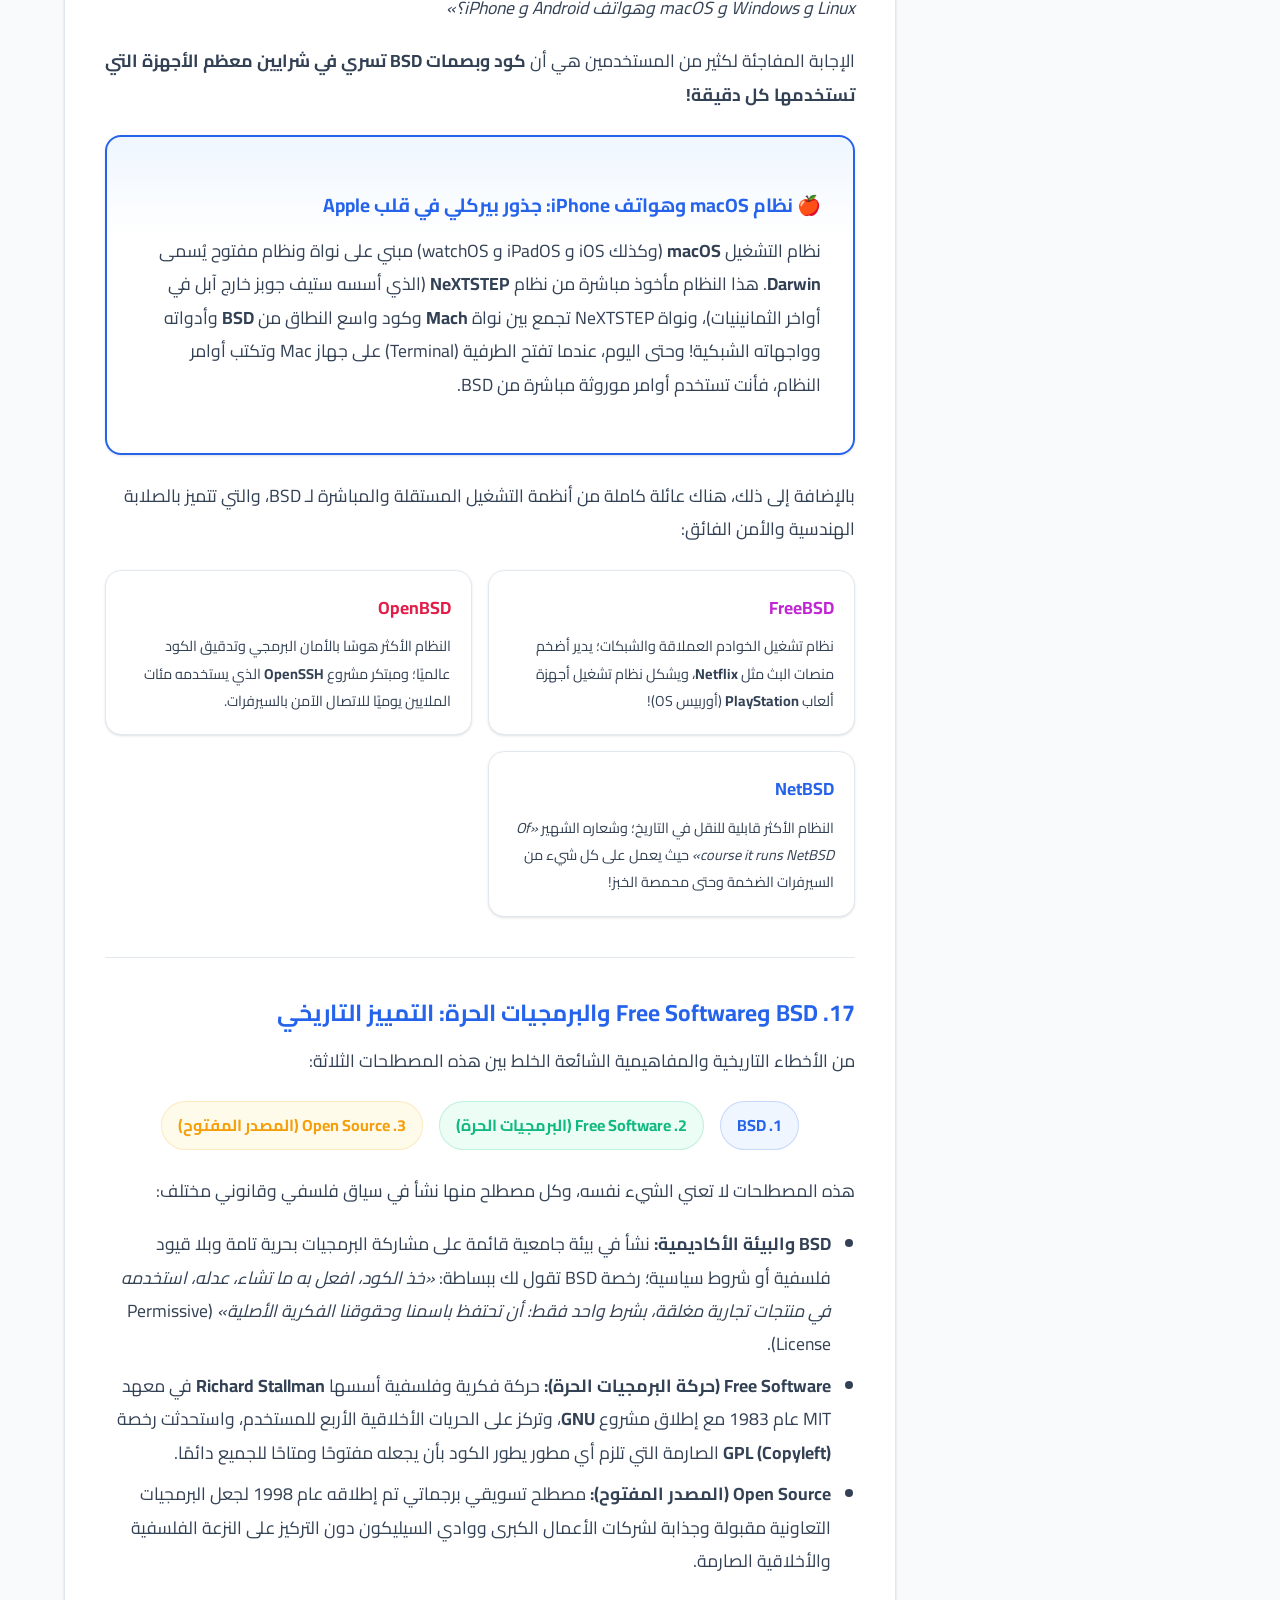
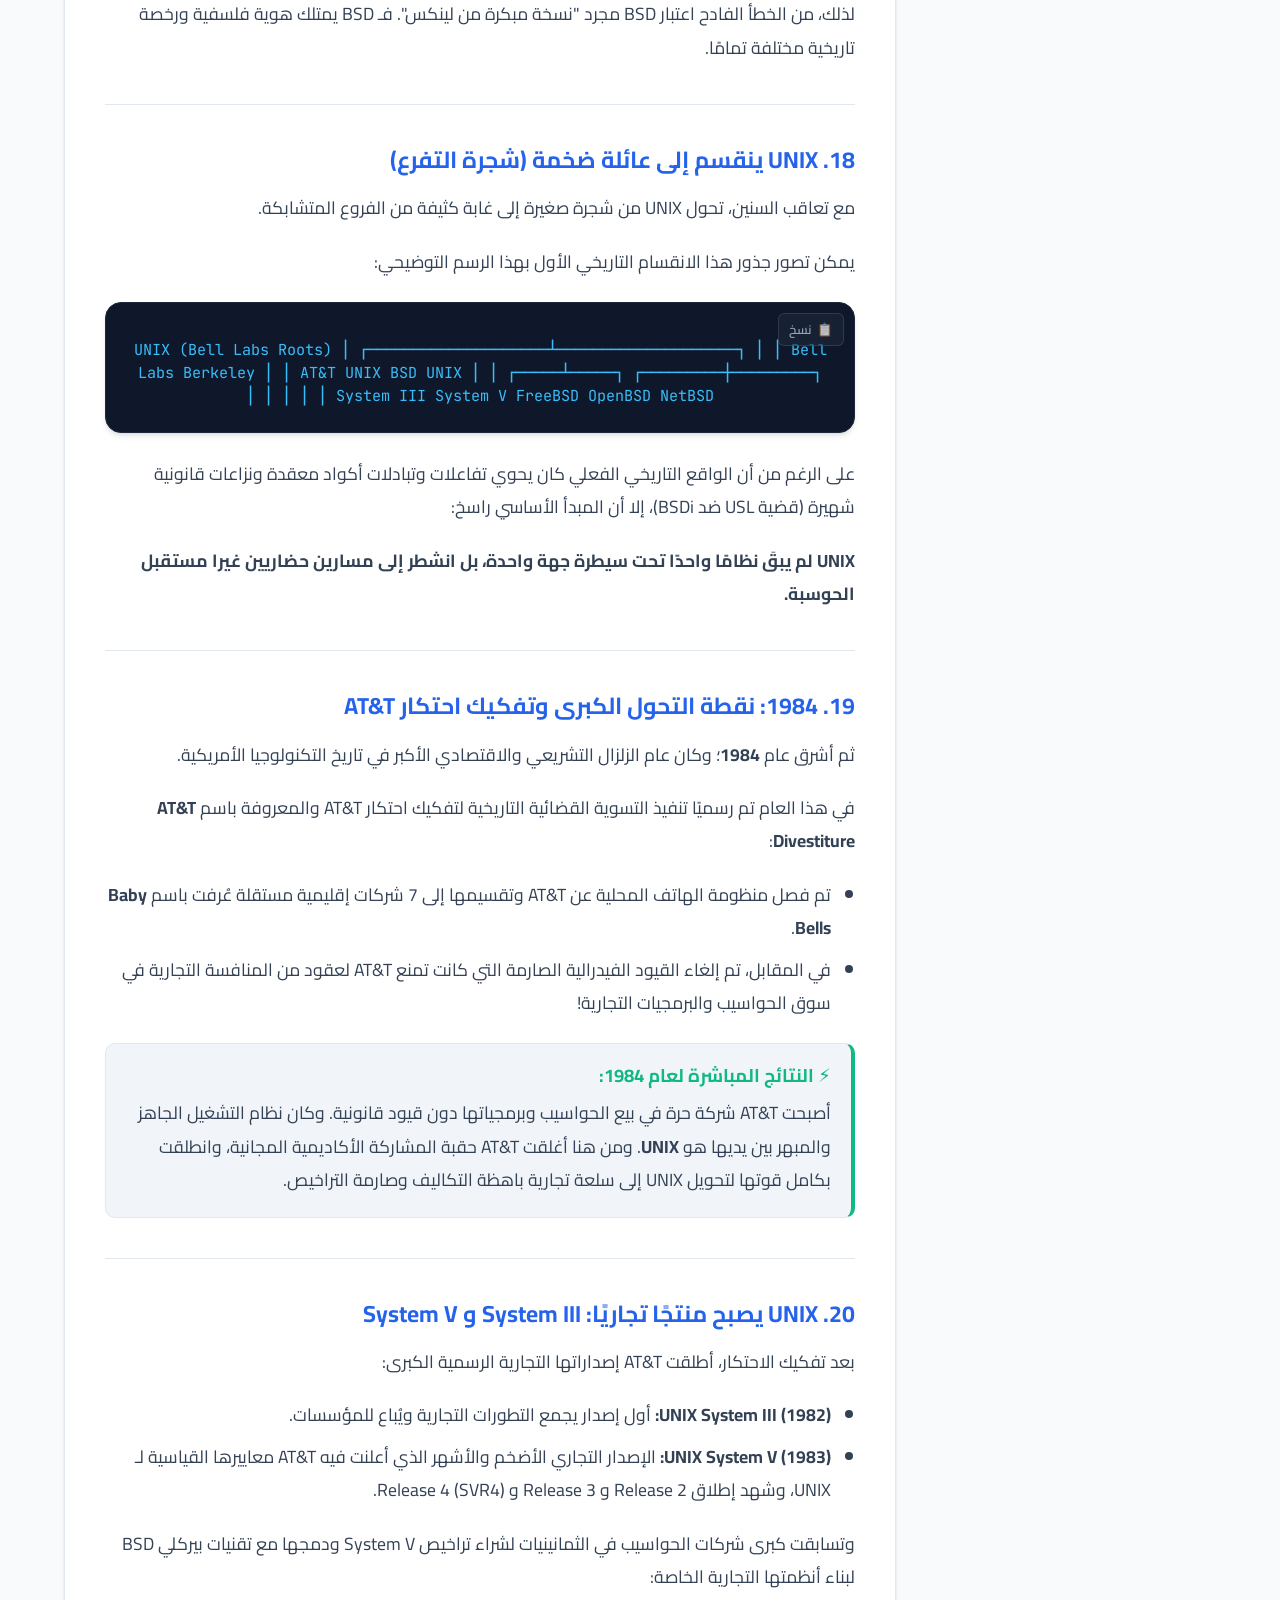
<file: berkeley-software-distribution.html>
<!DOCTYPE html>
<html lang="ar" dir="rtl">
<head>
  <meta charset="UTF-8">
  <meta name="viewport" content="width=device-width, initial-scale=1.0">
  
  <!-- Primary Meta Tags & SEO Optimization -->
  <title>الدرس السادس: وصول Berkeley Software Distribution (BSD): عندما انقسم طريق UNIX إلى اتجاهين | Learn With Me</title>
  <meta name="title" content="الدرس السادس: وصول Berkeley Software Distribution (BSD): عندما انقسم طريق UNIX إلى اتجاهين | Learn With Me">
  <meta name="description" content="الدرس السادس في سلسلة دروس لينكس: قصة وصول Berkeley Software Distribution (BSD) بجامعة بيركلي، دور بيل جوي، إدخال TCP/IP والشبكات، انقسام UNIX إلى مسار أكاديمي ومسار تجاري، والفروق الجوهرية مع Linux.">
  <meta name="keywords" content="BSD, Berkeley Software Distribution, UNIX, Bill Joy, TCP/IP, FreeBSD, OpenBSD, NetBSD, AT&T, System V, لينكس, تاريخ يونكس, تاريخ لينكس, بيركلي, أنظمة التشغيل, Learn With Me, هندسة النظم, Fast File System, Berkeley Sockets">
  <meta name="author" content="Jalal Mahmoud - Learn With Me">
  <meta name="robots" content="index, follow, max-snippet:-1, max-image-preview:large, max-video-preview:-1">
  <link rel="canonical" href="https://learn.jalalmahmoud.online/berkeley-software-distribution.html">
  
  <!-- Open Graph / Facebook / LinkedIn -->
  <meta property="og:type" content="article">
  <meta property="og:locale" content="ar_AR">
  <meta property="og:site_name" content="Learn With Me">
  <meta property="og:url" content="https://learn.jalalmahmoud.online/berkeley-software-distribution.html">
  <meta property="og:title" content="الدرس السادس: وصول Berkeley Software Distribution (BSD): عندما انقسم طريق UNIX إلى اتجاهين">
  <meta property="og:description" content="شرح معماري وتاريخي متكامل لظهور BSD في جامعة بيركلي، إدخال TCP/IP، الانقسام بين الثقافة الأكاديمية والتجارية، وعلاقة عائلة BSD بلينكس ونظم التشغيل الحديثة.">
  <meta property="og:image" content="https://learn.jalalmahmoud.online/icon.png">
  <meta property="og:image:width" content="512">
  <meta property="og:image:height" content="512">
  <meta property="og:image:alt" content="Learn With Me - منصة تعلم التقنية وخوارط الطريق">
  <meta property="article:published_time" content="2026-10-04T08:00:00+00:00">
  <meta property="article:modified_time" content="2026-10-04T08:00:00+00:00">
  <meta property="article:section" content="نظم التشغيل وهندسة النظم">
  <meta property="article:tag" content="BSD">
  <meta property="article:tag" content="UNIX">
  <meta property="article:tag" content="Linux">
  <meta property="article:tag" content="TCP/IP">
  <meta property="article:tag" content="FreeBSD">

  <!-- Twitter Card -->
  <meta name="twitter:card" content="summary_large_image">
  <meta name="twitter:url" content="https://learn.jalalmahmoud.online/berkeley-software-distribution.html">
  <meta name="twitter:title" content="الدرس السادس: وصول Berkeley Software Distribution (BSD) وانقسام طريق UNIX">
  <meta name="twitter:description" content="شرح تفصيلي لتاريخ وظهور BSD، إدخال TCP/IP، وانقسام UNIX بين الثقافة الأكاديمية والتجارية، وعلاقة BSD بلينكس.">
  <meta name="twitter:image" content="https://learn.jalalmahmoud.online/icon.png">

  <!-- Favicons -->
  <link rel="icon" type="image/x-icon" href="favicon.ico">
  <link rel="icon" type="image/png" sizes="32x32" href="favicon-32x32.png">
  <link rel="icon" type="image/png" sizes="16x16" href="favicon-16x16.png">
  <link rel="apple-touch-icon" sizes="180x180" href="apple-touch-icon.png">

  <!-- Stylesheet -->
  <link rel="stylesheet" href="style.css">

  <!-- Structured Data (JSON-LD) for Search Engines -->
  <script type="application/ld+json">
  {
    "@context": "https://schema.org",
    "@graph": [
      {
        "@type": "WebSite",
        "@id": "https://learn.jalalmahmoud.online/#website",
        "url": "https://learn.jalalmahmoud.online/",
        "name": "Learn With Me",
        "description": "منصة تعليمية متخصصة تقدم خرائط طريق ومقالات تقنية شاملة لاحتراف لينكس وهندسة الأنظمة والـ DevOps.",
        "inLanguage": "ar"
      },
      {
        "@type": "BreadcrumbList",
        "@id": "https://learn.jalalmahmoud.online/berkeley-software-distribution.html#breadcrumb",
        "itemListElement": [
          {
            "@type": "ListItem",
            "position": 1,
            "name": "الرئيسية",
            "item": "https://learn.jalalmahmoud.online/index.html"
          },
          {
            "@type": "ListItem",
            "position": 2,
            "name": "خارطة طريق Linux",
            "item": "https://learn.jalalmahmoud.online/linux-roadmap.html"
          },
          {
            "@type": "ListItem",
            "position": 3,
            "name": "الدرس السادس: وصول Berkeley Software Distribution (BSD)",
            "item": "https://learn.jalalmahmoud.online/berkeley-software-distribution.html"
          }
        ]
      },
      {
        "@type": "TechArticle",
        "@id": "https://learn.jalalmahmoud.online/berkeley-software-distribution.html#article",
        "isPartOf": {
          "@id": "https://learn.jalalmahmoud.online/#website"
        },
        "headline": "الدرس السادس: وصول Berkeley Software Distribution (BSD): عندما انقسم طريق UNIX إلى اتجاهين",
        "description": "شرح معماري وتاريخي متكامل لظهور BSD في جامعة بيركلي، إدخال TCP/IP، الانقسام بين الثقافة الأكاديمية والتجارية، وعلاقة عائلة BSD بلينكس ونظم التشغيل الحديثة.",
        "inLanguage": "ar",
        "mainEntityOfPage": "https://learn.jalalmahmoud.online/berkeley-software-distribution.html",
        "datePublished": "2026-10-04T08:00:00+00:00",
        "dateModified": "2026-10-04T08:00:00+00:00",
        "author": {
          "@type": "Person",
          "name": "Jalal Mahmoud"
        },
        "publisher": {
          "@type": "Organization",
          "name": "Learn With Me",
          "logo": {
            "@type": "ImageObject",
            "url": "https://learn.jalalmahmoud.online/brand-icon.png"
          }
        },
        "image": "https://learn.jalalmahmoud.online/icon.png",
        "video": {
          "@id": "https://learn.jalalmahmoud.online/berkeley-software-distribution.html#video"
        }
      },
      {
        "@type": "VideoObject",
        "@id": "https://learn.jalalmahmoud.online/berkeley-software-distribution.html#video",
        "name": "الدرس السادس: وصول Berkeley Software Distribution (BSD) وانقسام طريق UNIX",
        "description": "شرح فيديو مصاحب للدرس السادس يتناول قصة ظهور BSD في جامعة كاليفورنيا بيركلي، دور بيل جوي، إدخال TCP/IP والشبكات، وانقسام UNIX بين الثقافة الأكاديمية والتجارية.",
        "thumbnailUrl": [
          "https://img.youtube.com/vi/T7cdhddZ6r0/hqdefault.jpg",
          "https://img.youtube.com/vi/T7cdhddZ6r0/maxresdefault.jpg"
        ],
        "uploadDate": "2026-10-04T08:00:00+00:00",
        "contentUrl": "https://www.youtube.com/watch?v=T7cdhddZ6r0",
        "embedUrl": "https://www.youtube.com/embed/T7cdhddZ6r0",
        "inLanguage": "ar"
      }
    ]
  }
  </script>
</head>
<body>

  <!-- Site Navigation -->
  <header class="site-header">
    <div class="container navbar">
      <a href="index.html" class="nav-brand">
        <div class="brand-icon">
          <img src="brand-icon.png" alt="Learn With Me Logo" width="42" height="42">
        </div>
        <div class="brand-text">Learn <span>With Me</span></div>
      </a>
      <ul class="nav-menu">
        <li><a href="index.html" class="nav-link">الرئيسية</a></li>
        <li><a href="linux-roadmap.html" class="nav-link">خارطة طريق Linux</a></li>
        <li class="nav-dropdown">
          <button class="nav-link dropdown-toggle active" type="button" aria-expanded="false" aria-haspopup="true">
            <span>دروس لينكس</span>
            <span class="dropdown-arrow">▾</span>
          </button>
          <div class="dropdown-menu">
            <div class="dropdown-header">سلسلة مدخل إلى Linux (7 دروس)</div>
            <a href="what-is-linux.html" class="dropdown-item" data-lesson-id="1">
              <span class="dropdown-item-num">01</span>
              <div class="dropdown-item-text">
                <span class="dropdown-item-title">الدرس الأول</span>
                <span class="dropdown-item-sub">ما هو لينكس؟</span>
              </div>
              <span class="dropdown-item-check" title="مكتمل">✓</span>
            </a>
            <a href="linux-vs-other-os.html" class="dropdown-item" data-lesson-id="2">
              <span class="dropdown-item-num">02</span>
              <div class="dropdown-item-text">
                <span class="dropdown-item-title">الدرس الثاني</span>
                <span class="dropdown-item-sub">كيف يختلف لينكس؟</span>
              </div>
              <span class="dropdown-item-check" title="مكتمل">✓</span>
            </a>
            <a href="history-of-linux.html" class="dropdown-item" data-lesson-id="3">
              <span class="dropdown-item-num">03</span>
              <div class="dropdown-item-text">
                <span class="dropdown-item-title">الدرس الثالث</span>
                <span class="dropdown-item-sub">تاريخ لينكس</span>
              </div>
              <span class="dropdown-item-check" title="مكتمل">✓</span>
            </a>
            <a href="unix-philosophy.html" class="dropdown-item" data-lesson-id="4">
              <span class="dropdown-item-num">04</span>
              <div class="dropdown-item-text">
                <span class="dropdown-item-title">الدرس الرابع</span>
                <span class="dropdown-item-sub">ثقافة وفلسفة UNIX</span>
              </div>
              <span class="dropdown-item-check" title="مكتمل">✓</span>
            </a>
            <a href="unix-commercialization.html" class="dropdown-item" data-lesson-id="5">
              <span class="dropdown-item-num">05</span>
              <div class="dropdown-item-text">
                <span class="dropdown-item-title">الدرس الخامس</span>
                <span class="dropdown-item-sub">تجارية UNIX</span>
              </div>
              <span class="dropdown-item-check" title="مكتمل">✓</span>
            </a>
            <a href="berkeley-software-distribution.html" class="dropdown-item active" data-lesson-id="6">
              <span class="dropdown-item-num">06</span>
              <div class="dropdown-item-text">
                <span class="dropdown-item-title">الدرس السادس</span>
                <span class="dropdown-item-sub">وصول BSD وانقسام UNIX</span>
              </div>
              <span class="dropdown-item-check" title="مكتمل">✓</span>
            </a>
            <a href="unix-laboratory.html" class="dropdown-item" data-lesson-id="7">
              <span class="dropdown-item-num">07</span>
              <div class="dropdown-item-text">
                <span class="dropdown-item-title">الدرس السابع</span>
                <span class="dropdown-item-sub">مختبر UNIX وتحوله التجاري</span>
              </div>
              <span class="dropdown-item-check" title="مكتمل">✓</span>
            </a>
            <div class="dropdown-divider"></div>
            <a href="linux-roadmap.html" class="dropdown-footer-link">
              <span>استعراض كافة الدروس في خارطة الطريق ←</span>
            </a>
          </div>
        </li>
        <li><a href="#toc" class="nav-link">📑 فهرس المقال</a></li>
      </ul>
      <div class="nav-actions">
        <button id="searchTriggerBtn" class="search-trigger-btn" type="button" aria-label="بحث سريع في المنصة (Ctrl+K)">
          <span class="search-icon">🔍</span>
          <span class="search-btn-text">بحث...</span>
          <kbd class="search-kbd">Ctrl K</kbd>
        </button>
        <button id="themeToggle" class="theme-toggle-btn" aria-label="تبديل الوضع الليلي">🌙</button>
      </div>
    </div>
  </header>

  <!-- Main Container -->
  <main class="container">
    <!-- Breadcrumbs -->
    <nav class="breadcrumbs" aria-label="مسار التنقل">
      <a href="index.html">الرئيسية</a>
      <span class="separator">/</span>
      <a href="linux-roadmap.html">خارطة طريق Linux</a>
      <span class="separator">/</span>
      <span class="current">الدرس السادس: وصول Berkeley Software Distribution (BSD) وانقسام UNIX</span>
    </nav>

    <div class="article-layout">
      <!-- Table of Contents Sidebar -->
      <aside class="article-sidebar" id="toc">
        <div class="sidebar-title">
          <span>📑</span> فهرس محتويات الدرس
        </div>
        <ul class="toc-list">
          <li><a href="#intro">مقدمة: قصة انقسام طريق UNIX</a></li>
          <li><a href="#video-section">📺 الفيديو التعليمي المصاحب</a></li>
          <li><a href="#sec-1">1. قبل BSD: كيف خرج UNIX من Bell Labs؟</a></li>
          <li><a href="#sec-2">2. UNIX V6 يخرج إلى العالم (1975)</a></li>
          <li><a href="#sec-3">3. وصول UNIX إلى جامعة Berkeley</a></li>
          <li><a href="#sec-4">4. ما معنى كلمة Distribution؟</a></li>
          <li><a href="#sec-5">5. الإصدار الأول من BSD وسلسلة الإصدارات</a></li>
          <li><a href="#sec-6">6. طريقان مختلفان لـ UNIX: الأكاديمي والتجاري</a></li>
          <li><a href="#sec-7">7. ثقافة Berkeley: شارك الكود</a></li>
          <li><a href="#sec-8">8. في المقابل: AT&amp;T تبدأ التفكير تجاريًا</a></li>
          <li><a href="#sec-9">9. إنشاء UNIX Laboratory ومراحله</a></li>
          <li><a href="#sec-10">10. BSD لا يتوقف عن التطور: الميزات والابتكارات</a></li>
          <li><a href="#sec-11">11. 4BSD وظهور BSD كقوة حقيقية</a></li>
          <li><a href="#sec-12">12. TCP/IP وBSD: وضع حجر الأساس للإنترنت</a></li>
          <li><a href="#sec-13">13. لماذا كان Berkeley مختلفًا؟ المقارنة الفلسفية</a></li>
          <li><a href="#sec-14">14. لماذا كانت الجامعات مهمة جدًا في تاريخ النظم؟</a></li>
          <li><a href="#sec-15">15. BSD لم يكن مجرد نظام تشغيل</a></li>
          <li><a href="#sec-16">16. ظهور آثار BSD في الأنظمة الحديثة (macOS وعائلة BSD)</a></li>
          <li><a href="#sec-17">17. BSD وFree Software: التمييز التاريخي للتراخيص</a></li>
          <li><a href="#sec-18">18. UNIX ينقسم إلى عائلة ضخمة (شجرة التفرع)</a></li>
          <li><a href="#sec-19">19. 1984: نقطة التحول الكبرى وتفكيك AT&amp;T</a></li>
          <li><a href="#sec-20">20. UNIX يصبح منتجًا تجاريًا: System III و System V</a></li>
          <li><a href="#sec-21">21. لماذا تعتبر هذه المرحلة مهمة في تاريخ Linux؟</a></li>
          <li><a href="#sec-22">22. BSD وLinux ليسا الشيء نفسه: تصحيح المفهوم</a></li>
          <li><a href="#sec-23">23. الفرق الجوهري بين فلسفة تطوير Linux وفلسفة BSD</a></li>
          <li><a href="#sec-24">24. الإرث الحقيقي الخالد لـ BSD</a></li>
          <li><a href="#sec-25">25. الدرس الأكبر المستفاد من قصة BSD</a></li>
          <li><a href="#conclusion">26. الخلاصة: الرؤية الشاملة لمستقبل أنظمة التشغيل</a></li>
        </ul>
      </aside>

      <!-- Main Article Content -->
      <article class="article-main">
        <header class="article-header">
          <div style="display: flex; gap: 0.5rem; margin-bottom: 1rem; flex-wrap: wrap;">
            <span class="badge badge-accent">الدرس السادس في السلسلة 🚀</span>
            <span class="badge badge-primary">تاريخ وتطور النظم</span>
            <span class="badge badge-warning" style="background-color: rgba(139, 92, 246, 0.15); color: var(--accent-purple);">UC Berkeley &amp; BSD</span>
          </div>
          <h1 id="intro">وصول Berkeley Software Distribution (BSD): عندما انقسم طريق UNIX إلى اتجاهين</h1>
          <div class="article-header-meta">
            <span class="article-meta-item">⏱️ وقت القراءة: 25 دقيقة</span>
            <span class="article-meta-item">🎯 الفئة: مهندسو برمجيات، معماريو نظم، ومحبو تاريخ وتطور الحوسبة والشبكات</span>
            <span class="article-meta-item">📂 المسار: <a href="linux-roadmap.html">خارطة طريق Linux</a></span>
          </div>
        </header>

        <div class="article-body">
          <p>
            يُعد تاريخ <strong>UNIX</strong> من أهم القصص في تاريخ أنظمة التشغيل؛ لأنه لا يحكي فقط كيف ظهر نظام تشغيل قوي، بل يوضح أيضًا كيف يمكن لفكرة تقنية صغيرة داخل مختبر بحثي أن تؤدي إلى ظهور عائلة كاملة من الأنظمة التي أثرت لاحقًا في Linux وmacOS وFreeBSD وNetBSD وOpenBSD وغيرها.
          </p>

          <p>
            ومن أهم المحطات في هذه القصة ظهور <strong>Berkeley Software Distribution — BSD</strong> في جامعة كاليفورنيا، بيركلي. فقد بدأت BSD من كود UNIX الأصلي الذي خرج من مختبرات Bell Labs، لكنها مع مرور الوقت أصبحت أكثر من مجرد مجموعة إضافات؛ إذ تطورت إلى أحد أهم فروع UNIX وأكثرها تأثيرًا في تاريخ هندسة النظم الحديثة وشبكة الإنترنت.
          </p>

          <!-- Embedded YouTube Video Section -->
          <div class="video-wrapper" id="video-section">
            <div class="video-container">
              <iframe 
                src="https://www.youtube.com/embed/T7cdhddZ6r0" 
                title="الدرس السادس: وصول Berkeley Software Distribution (BSD) وانقسام طريق UNIX" 
                allow="accelerometer; autoplay; clipboard-write; encrypted-media; gyroscope; picture-in-picture; web-share" 
                referrerpolicy="strict-origin-when-cross-origin" 
                loading="lazy"
                allowfullscreen>
              </iframe>
            </div>
            <p class="video-caption">
              <span>📺</span> <strong>فيديو الدرس السادس:</strong> شاهد الشرح المرئي لقصة ولادة Berkeley Software Distribution (BSD) في جامعة كاليفورنيا بيركلي، كيف انقسم طريق UNIX بين الثقافة الأكاديمية والتجارية، دور Bill Joy، وكيف أدى دمج بروتوكول TCP/IP في 4.2BSD إلى بناء شبكة الإنترنت الحديثة وتشكيل ملامح النظم المعاصرة.
            </p>
          </div>

          <hr>

          <!-- Section 1 -->
          <h2 id="sec-1">1. قبل BSD: كيف خرج UNIX من Bell Labs؟</h2>
          <p>
            لفهم ظهور BSD، يجب أن نعود قليلًا إلى بدايات UNIX الأولى.
          </p>
          <p>
            ظهر UNIX في أواخر الستينيات داخل <strong>Bell Laboratories</strong>، على يد مجموعة استثنائية من الباحثين كان من أبرزهم:
          </p>
          <ul>
            <li><strong>Ken Thompson:</strong> مبتكر لغة B والنواة الأولى لـ UNIX.</li>
            <li><strong>Dennis Ritchie:</strong> مبتكر لغة البرمجة الأسطورية C والمشارك الرئيسي في تطوير النواة.</li>
            <li><strong>Brian Kernighan:</strong> مؤلف أدوات ومحررات UNIX وصاحب مصطلح UNIX نفسه.</li>
            <li>وغيرهم من الباحثين والمهندسين العباقرة في مختبرات بيل.</li>
          </ul>

          <p>
            كان الهدف الأساسي في البداية ليس إنشاء منتج تجاري ضخم يُباع في الأسواق، وإنما بناء بيئة عمل مريحة وممتعة تساعد الباحثين والمبرمجين على تطوير البرامج بسهولة وحل المشكلات الهندسية اليومية.
          </p>

          <p>
            ومن أهم الأفكار التي ميزت UNIX منذ البداية:
          </p>
          <ul>
            <li><strong>البساطة (Simplicity):</strong> تصميم النظام بعيدًا عن التعقيد الزائد وتجنب التضخم البرمجي.</li>
            <li><strong>قابلية نقل النظام بين الأجهزة (Portability):</strong> القدرة على تشغيل النواة والبرامج على حواسيب مختلفة دون إعادة كتابتها من الصفر.</li>
            <li><strong>وجود أدوات صغيرة تؤدي وظائف محددة:</strong> كتابة برامج متخصصة تتقن مهمة واحدة فقط.</li>
            <li><strong>إمكانية دمج الأدوات معًا:</strong> توصيل مخارج البرامج بمدخلات برامج أخرى عبر الأنابيب (Pipes).</li>
            <li><strong>الاعتماد على الملفات كواجهة موحدة:</strong> التعامل مع موارد النظام وأجهزته وسواقاته على أنها ملفات (Everything is a file).</li>
            <li><strong>بيئة صدفة (Shell) قوية:</strong> لغة أوامر تفاعلية قابلة للبرمجة والأتمتة المتقدمة.</li>
            <li><strong>مشاركة المعرفة والكود بين المطورين:</strong> تداول الحلول البرمجية ومناقشة الأفكار التقنية بحرية.</li>
          </ul>

          <div class="callout-box">
            <h4 style="margin-bottom: 0.5rem; color: var(--accent);">💡 أثر الثقافة التأسيسية:</h4>
            <p style="margin-bottom: 0;">
              هذه الثقافة التعاونية المفتوحة داخل مختبرات بيل لم تكن مجرد سلوك إداري عابر، بل كانت الفتيل الذي أشعل شرارة التطوير في الجامعات لاحقًا، وبخاصة في جامعة كاليفورنيا، بيركلي.
            </p>
          </div>

          <hr>

          <!-- Section 2 -->
          <h2 id="sec-2">2. UNIX V6 يخرج إلى العالم (1975)</h2>
          <p>
            في عام <strong>1975</strong> أصبح <strong>UNIX Version 6 (V6)</strong> أول إصدار من UNIX يتاح على نطاق واسع خارج مختبرات Bell Laboratories.
          </p>
          <p>
            كانت هذه لحظة فارقة ومفصلية في تاريخ الحوسبة.
          </p>
          <p>
            قبل ذلك التاريخ، كان UNIX مرتبطًا بشكل أساسي بالبيئة البحثية الداخلية في Bell Labs وبعض المؤسسات التي حصلت عليه في نطاقات محدودة وتجريبية.
          </p>
          <p>
            لكن إتاحة UNIX V6 للجامعات ومؤسسات الأبحاث بتكاليف رمزية جعلت من الممكن للأساتذة والباحثين والطلاب الحصول على <strong>كود UNIX المصدري كاملاً</strong>، ودراسته وتجريبه سطرًا بسطر، والبناء فوقه وتطويره بحرية تامة.
          </p>

          <p>
            وهنا ظهرت نتيجة تاريخية كبرى:
          </p>

          <blockquote style="margin: 1.5rem 0; padding: 1.25rem 1.75rem; border-right: 4px solid var(--primary); background: var(--bg-surface-alt); border-radius: var(--radius-md); font-size: 1.15rem; font-weight: 600; color: var(--text-main);">
            «عندما تعطي مجتمعًا من الباحثين والطلاب نظامًا قابلًا للتعديل مع إمكانية دراسة كوده المصدري بحرية، فمن الطبيعي والتلقائي أن يبدأ الناس في تطويره وتحسينه بطرق مختلفة.»
          </blockquote>

          <p>
            وهذا بالضبط ما حدث داخل قاعات ومختبرات جامعة كاليفورنيا، بيركلي.
          </p>

          <hr>

          <!-- Section 3 -->
          <h2 id="sec-3">3. وصول UNIX إلى جامعة Berkeley</h2>
          <p>
            في جامعة <strong>University of California, Berkeley (UC Berkeley)</strong> بدأ الباحثون والطلاب باستخدام UNIX على أجهزة الحواسيب الخاصة بالجامعة (مثل PDP-11).
          </p>
          <p>
            وسرعان ما تحولت الجامعة إلى واحدة من أهم مراكز تطوير وهندسة UNIX خارج مختبرات Bell Labs.
          </p>
          <p>
            لم يكن مجتمع بيركلي يريد ببساطة استخدام UNIX كنظام تشغيل جاهز كما جاءهم من مختبرات بيل، بل بدأ الباحثون والطلاب في إضافة أدوات جديدة، وبرامج مساعدة، وتحسينات برمجية عميقة إلى النواة ومحيطها تلبي احتياجاتهم الحقيقية في البحث العلمي والتعليم.
          </p>
          <p>
            في البداية كانت هذه الإضافات عبارة عن مجموعة متفرقة من البرامج والتعديلات التي يتبادلها المستخدمون فيما بينهم على أشرطة مغناطيسية.
          </p>
          <p>
            ومع مرور الوقت وتراكم هذه البرمجيات، أصبحت هذه المجموعة ضخمة ومهمة ومطلوبة للغاية من قبل الجامعات الأخرى، لدرجة أنها بدأت تُوزع رسميًا كحزمة برمجية مستقلة.
          </p>

          <p>
            وهنا وُلد الاسم التاريخي الشهير:
          </p>

          <div style="text-align: center; margin: 2rem 0; padding: 1.5rem; background: var(--bg-surface-alt); border-radius: var(--radius-lg); border: 1px solid var(--border-color);">
            <span style="font-size: 0.9rem; color: var(--text-muted); font-weight: 700; text-transform: uppercase;">الاسم والمصطلح الرسمي</span>
            <h3 style="font-size: 2rem; color: var(--primary); margin: 0.5rem 0;">Berkeley Software Distribution</h3>
            <p style="font-size: 1.25rem; font-weight: 700; color: var(--accent); margin: 0;">واختصارها الذائع عالميًا: <strong>BSD</strong></p>
          </div>

          <hr>

          <!-- Section 4 -->
          <h2 id="sec-4">4. ما معنى كلمة Distribution؟</h2>
          <p>
            كلمة <strong>Distribution</strong> (توزيعة أو حزمة توزيع) هنا تحمل أهمية قصوى لفهم طبيعة هذا المشروع.
          </p>
          <p>
            عندما نقول: <strong>Berkeley Software Distribution</strong>، فنحن <em>لا نتحدث في البداية عن نظام تشغيل مستقل تمامًا ومبني من الصفر</em> بالمعنى الحديث الذي نطلقه اليوم على أنظمة التشغيل المستقلة.
          </p>
          <p>
            بل كان المقصود بها: <strong>مجموعة متكاملة من البرمجيات والأدوات والتعديلات والإضافات التي صُممت لتعمل وتُوزع بالاشتراك مع نظام UNIX الأصلي</strong>.
          </p>
          <p>
            كانت جامعة بيركلي تأخذ نظام UNIX الأساسي وتضيف إليه حزمة واسعة من الابتكارات:
          </p>
          <ul>
            <li><strong>برامج وأوامر جديدة:</strong> كتابة أدوات متطورة لسطر الأوامر لمعالجة النصوص وإدارة الحسابات.</li>
            <li><strong>أدوات للمستخدمين:</strong> محررات نصوص حديثة ومريحة للمبرمجين.</li>
            <li><strong>تحسينات وإصلاحات:</strong> معالجة ثغرات وأخطاء في كود النواة الأساسي.</li>
            <li><strong>أدوات للشبكات:</strong> بروتوكولات وتطبيقات تتيح للحواسيب التخاطب فيما بينها.</li>
            <li><strong>أدوات للمطورين:</strong> مترجمات لغات ومصححات أخطاء (Debuggers).</li>
            <li><strong>تعديلات جوهرية على النواة:</strong> تحسين إدارة الذاكرة وجدولة العمليات ونظام الملفات.</li>
          </ul>

          <p>
            ثم يتم حزم هذه التعديلات وتوزيعها على أشرطة مغناطيسية على الجامعات والمراكز البحثية الأخرى التي تمتلك بالفعل ترخيصًا من AT&amp;T. ومع مرور الوقت والسنوات، نما هذا المشروع وأصبح BSD قويًا ومميزًا لدرجة أن الناس في مجتمع الحوسبة بدأوا ينظرون إليه باعتباره <strong>فرعًا رئيسيًا ومستقلاً بذاته من فروع UNIX</strong>.
          </p>

          <hr>

          <!-- Section 5 -->
          <h2 id="sec-5">5. الإصدار الأول من BSD (1BSD عام 1977)</h2>
          <p>
            ظهر أول إصدار رسمي معروف باسم <strong>1BSD</strong> في أواخر عام <strong>1977</strong>.
          </p>
          <p>
            وكان هذا الإصدار مرتبطًا بشكل وثيق وحاسم بجهود باحث وطالب دراسات عليا شاب في جامعة بيركلي يُدعى <strong>Bill Joy (بيل جوي)</strong>.
          </p>

          <div class="callout-box" style="border-right-color: var(--accent);">
            <h4 style="margin-bottom: 0.5rem; color: var(--accent);">👨‍💻 بيل جوي (Bill Joy): مهندس ثورة BSD</h4>
            <p style="margin-bottom: 0;">
              أصبح Bill Joy لاحقًا واحدًا من أعظم الشخصيات في تاريخ الحوسبة البرمجية؛ حيث شارك في تأسيس شركة <strong>Sun Microsystems</strong>، وقاد تصميم بنية معالجات SPARC ونظام Solaris، وشارك في ابتكار لغة <strong>Java</strong>. لكنه في هذه المرحلة التأسيسية كان باحثًا في بيركلي قام بكتابة محرر النصوص الأسطوري <strong>vi</strong>، ومحرر <strong>ex</strong>، وصدفة <strong>C Shell (csh)</strong>، ومترجم لغة Pascal، وتولى بنفسه تجميع وتجهيز ونسخ أشرطة 1BSD البرمجية وإرسالها بالبريد للجامعات الأخرى!
            </p>
          </div>

          <p>
            كانت تلك البداية الرسمية لسلسلة إصدارات BSD المتلاحقة، والتي شهدت قفزات تطويرية مذهلة:
          </p>

          <ul>
            <li><strong>1BSD (1977):</strong> تضمن محرر vi الأولي، ومترجم Pascal، والصدفة المحسنة على أجهزة PDP-11.</li>
            <li><strong>2BSD (1978):</strong> تحديثات وإضافات لأجهزة PDP-11 متضمنة محرر vi الشهير و csh رسمياً.</li>
            <li><strong>3BSD (1979):</strong> نقل النظام إلى معمارية <strong>VAX</strong> من شركة DEC، وإضافة دعم متطور للذاكرة الافتراضية (Virtual Memory Paging).</li>
            <li><strong>4BSD (1980):</strong> تحسينات ضخمة لأجهزة VAX، ودعم تمويل وكالة داربا (DARPA).</li>
            <li><strong>4.1BSD (1981):</strong> تحسينات استثنائية في الأداء وضبط استهلاك المعالج.</li>
            <li><strong>4.2BSD (1983):</strong> إدخال حزمة <strong>TCP/IP</strong> المدمجة ونظام الملفات السريع (FFS) وواجهة Berkeley Sockets، وهو الإصدار الذي أطلق ثورة الإنترنت.</li>
            <li><strong>4.3BSD (1986):</strong> تحسين هائل في كود بروتوكولات الشبكات والأداء العام ليصبح المعيار الأكاديمي لعالم الحوسبة.</li>
          </ul>

          <p>
            وبهذا التحول المستمر أصبحت جامعة بيركلي واحدة من أهم المؤسسات على وجه الأرض التي تقود عجلة التطوير التقني لنظام UNIX.
          </p>

          <hr>

          <!-- Section 6 -->
          <h2 id="sec-6">6. طريقان مختلفان لـ UNIX: الأكاديمي والتجاري</h2>
          <p>
            هنا تبدأ واحدة من أعمق وأهم المراحل في تاريخ أنظمة التشغيل، والتي لا تزال تؤثر في واقعنا التقني حتى اليوم.
          </p>
          <p>
            خلال أواخر السبعينيات ومطلع الثمانينيات، بدأ <strong>UNIX يتطور في اتجاهين ومسارين مختلفين تمامًا</strong>:
          </p>

          <div class="flow-compare-grid">
            <div class="flow-card">
              <div class="flow-card-title">
                <span>🎓</span> المسار الأول: Berkeley / BSD
              </div>
              <p style="font-size: 0.95rem; margin-bottom: 1rem; color: var(--text-secondary);">
                بيئة أكاديمية تشاركية مفتوحة تهدف إلى دفع حدود العلم والابتكار الهندسي:
              </p>
              <div class="flow-steps">
                <div class="flow-step-item">
                  <span class="flow-step-num">1</span>
                  <span>البحث العلمي والتجريب التقني الحر</span>
                </div>
                <div class="flow-step-item">
                  <span class="flow-step-num">2</span>
                  <span>مشاركة الأكواد البرمجية بين الباحثين</span>
                </div>
                <div class="flow-step-item">
                  <span class="flow-step-num">3</span>
                  <span>التعاون المفتوح وتصحيح الأخطاء السريع</span>
                </div>
                <div class="flow-step-item">
                  <span class="flow-step-num">4</span>
                  <span>ابتكار الميزات الثورية (الشبكات والذاكرة)</span>
                </div>
                <div class="flow-step-item">
                  <span class="flow-step-num">5</span>
                  <span>توزيع البرمجيات مجانًا أو برسوم أشرطة رمزية</span>
                </div>
              </div>
            </div>

            <div class="flow-card">
              <div class="flow-card-title">
                <span>🏢</span> المسار الثاني: Bell Labs / AT&amp;T
              </div>
              <p style="font-size: 0.95rem; margin-bottom: 1rem; color: var(--text-secondary);">
                بيئة تجارية ومؤسسية تتجه تدريجيًا نحو تحويل النظام إلى منتج سوقي رسمي:
              </p>
              <div class="flow-steps">
                <div class="flow-step-item">
                  <span class="flow-step-num">1</span>
                  <span>إدارة أكثر مركزية وتنظيمًا ورسمية</span>
                </div>
                <div class="flow-step-item">
                  <span class="flow-step-num">2</span>
                  <span>تطوير UNIX كمنتج تجاري استثماري</span>
                </div>
                <div class="flow-step-item">
                  <span class="flow-step-num">3</span>
                  <span>التحكم الصارم في الإصدارات والمعايير</span>
                </div>
                <div class="flow-step-item">
                  <span class="flow-step-num">4</span>
                  <span>فرض تراخيص وشروط استخدام قانونية معقدة</span>
                </div>
                <div class="flow-step-item">
                  <span class="flow-step-num">5</span>
                  <span>الاستغلال التجاري لبيع النظام لشركات الحواسيب</span>
                </div>
              </div>
            </div>
          </div>

          <p>
            وهكذا نشأ شرخ فلسفي وتنظيمي متزايد بين بيئة الأبحاث الجامعية وبيئة الشركات العملاقة.
          </p>

          <hr>

          <!-- Section 7 -->
          <h2 id="sec-7">7. ثقافة Berkeley: شارك الكود (Share the Code)</h2>
          <p>
            كانت بيركلي امتدادًا طبيعيًا ومثاليًا للروح التأسيسية التي نشأت في مختبرات بيل في سنواتها الأولى.
          </p>
          <p>
            وكان المبدأ غير المكتوب الذي يسود المجتمع هو:
          </p>
          <blockquote style="margin: 1.5rem 0; padding: 1.25rem 1.75rem; border-right: 4px solid var(--accent); background: var(--bg-surface-alt); border-radius: var(--radius-md); font-size: 1.15rem; font-weight: 600; color: var(--text-main);">
            «إذا قمت بكتابة شيء مفيد أو أداة برمجية ذكية، فشاركها فورًا مع الآخرين ليستفيدوا منها.»
          </blockquote>

          <p>
            وكان هذا التصرف طبيعيًا وبديهيًا في الأوساط الأكاديمية:
          </p>
          <ul>
            <li>إذا كتب طالب أداة برمجية جديدة تسهل كتابة المقالات أو تصريف الأكواد، استخدمها زملاؤه ومعلموه.</li>
            <li>إذا احتاج مهندس أو باحث إلى ميزة جديدة أو زيادة في كفاءة النظام، فتح الكود وعدله بنفسه.</li>
            <li>وإذا اكتشف أحد عيبًا برمجيًا (Bug)، قام بإصلاحه وأرسل التعديل (Patch) إلى زملائه أو إلى فريق بيركلي ليُدمج في الإصدار التالي.</li>
          </ul>
          <p>
            هذه الثقافة التعاونية غير المشروطة خلقت بيئة خصبة أدت إلى انفجار هائل في كمية البرمجيات وجودتها وسرعة تطورها حول UNIX.
          </p>

          <hr>

          <!-- Section 8 -->
          <h2 id="sec-8">8. في المقابل: AT&amp;T تبدأ التفكير تجاريًا</h2>
          <p>
            في الجهة المقابلة، كانت الأمور تتغير بسرعة لدى الشركة الأم <strong>AT&amp;T</strong>.
          </p>
          <p>
            كانت AT&amp;T شركة اتصالات احتكارية عملاقة خاضعة لقيود قانونية وتنظيمية فيدرالية صارمة (بموجب اتفاقية 1956)، ولم يكن مسموحًا لها قانونيًا ببيع برامج الحواسيب كمنتجات تجارية عادية في السوق التنافسي.
          </p>
          <p>
            لكن مع مطلع الثمانينيات والتحولات الاقتصادية والقانونية الوشيكة، بدأت قيادة AT&amp;T تدرك بوضوح أن UNIX ليس مجرد بحث أكاديمي جميل، بل هو أصل برمجي واستثماري هائل تبلغ قيمته السوقية مليارات الدولارات!
          </p>
          <p>
            وهنا بدأ التحول التاريخي نحو <strong>التسويق التجاري (Commercialization)</strong>:
          </p>
          <p>
            أي تحويل UNIX من نظام تشغيل يوزع كشيفرة مصدرية لأغراض الدراسة والبحث في الجامعات، إلى <strong>منتج تجاري مغلق أو مقيد بتراخيص تجارية باهظة</strong> يُباع لشركات صناعة الحواسيب ومؤسسات الأعمال.
          </p>

          <hr>

          <!-- Section 9 -->
          <h2 id="sec-9">9. إنشاء UNIX Laboratory</h2>
          <p>
            مع تعاظم المكانة الاستراتيجية لـ UNIX داخل AT&amp;T، قررت الإدارة تأسيس وحدة تنظيمية ومختبر منفصل تمامًا ومخصص للعمل حصريًا على تطوير وتسويق UNIX.
          </p>
          <p>
            كان هذا الكيان هو <strong>UNIX Laboratory</strong> (الذي تحول لاحقًا إلى شركتي UNIX System Laboratories - USL):
          </p>
          <ul>
            <li>بدأ المختبر عمله في موقع Bell Labs الشهير في <strong>Murray Hill, New Jersey</strong>.</li>
            <li>ثم انتقل مقره وفريقه لاحقًا إلى <strong>Summit, New Jersey</strong>.</li>
          </ul>

          <div class="callout-box">
            <h4 style="margin-bottom: 0.5rem; color: var(--accent);">🏛️ دلالة تأسيس مختبر مخصص:</h4>
            <p style="margin-bottom: 0;">
              كان لهذا الحدث رسالة واضحة لا لبس فيها: UNIX لم يعد مجرد هواية أو تجربة تقنية يقوم بها عدد قليل من الباحثين في وقت فراغهم، بل أصبح مشروعًا مؤسسيًا ضخمًا له موظفون متفرغون، ومديرو منتجات، وخطط تسويق، وميزانيات استثمارية كبرى تهدف إلى الهيمنة على سوق أنظمة التشغيل التجاري.
            </p>
          </div>

          <hr>

          <!-- Section 10 -->
          <h2 id="sec-10">10. BSD لا يتوقف عن التطور: الميزات والابتكارات</h2>
          <p>
            بينما كانت AT&amp;T مشغولة بالجوانب القانونية والتنظيمية وإعادة ترتيب هيكلتها، كان مبرمجو جامعة بيركلي يعملون ليل نهار على ابتكار ميزات تقنية نقلت النظام إلى مصاف أعظم الأنظمة في العالم:
          </p>

          <div class="grid grid-2" style="margin: 2rem 0; gap: 1.5rem;">
            <div class="card" style="padding: 1.5rem; border-color: var(--primary);">
              <h3 style="font-size: 1.25rem; color: var(--primary); margin-bottom: 0.75rem;">🌐 تقنيات الشبكات (Networking)</h3>
              <p style="font-size: 0.95rem; margin: 0;">
                كانت بيركلي البيئة الأساسية التي تبنت وطورت بروتوكول <strong>TCP/IP</strong> وواجهة <strong>Sockets</strong>، مما جعل UNIX النظام الأول في العالم القادر على الربط الشبكي بسلاسة تامة، ليصبح حجر الزاوية لولادة الإنترنت.
              </p>
            </div>

            <div class="card" style="padding: 1.5rem; border-color: var(--accent);">
              <h3 style="font-size: 1.25rem; color: var(--accent); margin-bottom: 0.75rem;">🛠️ أدوات المطورين المتطورة</h3>
              <p style="font-size: 0.95rem; margin: 0;">
                ابتكار محرر النصوص الشهير <strong>vi</strong> الذي لا يزال رفيق كل مهندس حتى اليوم، ومحرر <strong>ex</strong>، ومكتبة <strong>curses</strong> لواجهات الشاشة، وصدفة <strong>C shell (csh)</strong> بمزايا حفظ تاريخ الأوامر (History) وإكمال الكلمات.
              </p>
            </div>

            <div class="card" style="padding: 1.5rem; border-color: var(--accent-orange);">
              <h3 style="font-size: 1.25rem; color: var(--accent-orange); margin-bottom: 0.75rem;">📁 نظام الملفات السريع (FFS)</h3>
              <p style="font-size: 0.95rem; margin: 0;">
                إدخال <strong>Berkeley Fast File System (FFS)</strong> الذي رفع سرعة قراءة وكتابة البيانات أضعافًا مضاعفة عبر تقسيم الأقراص إلى مجموعات أسطوانات (Cylinder Groups) وتقليل زمن تحرك رؤوس القراءة الميكانيكية.
              </p>
            </div>

            <div class="card" style="padding: 1.5rem; border-color: var(--accent-purple);">
              <h3 style="font-size: 1.25rem; color: var(--accent-purple); margin-bottom: 0.75rem;">🧠 الذاكرة الافتراضية (Virtual Memory)</h3>
              <p style="font-size: 0.95rem; margin: 0;">
                تطوير دعم كامل لإدارة الذاكرة عبر تقنية تقسيم الصفحات واستبدالها (<strong>Paging</strong>)، مما سمح بتشغيل برامج ضخمة تفوق حجم الذاكرة الفيزيائية العشوائية المتوفرة في الحاسوب.
              </p>
            </div>
          </div>

          <hr>

          <!-- Section 11 -->
          <h2 id="sec-11">11. 4BSD وظهور BSD كقوة حقيقية</h2>
          <p>
            تُعتبر عائلة <strong>4BSD</strong> أعظم قفزة نوعية في مسيرة المشروع؛ حيث لم تعد بيركلي مجرد جامعة تعدل على نظام غيرها، بل أصبحت هي المرجع الهندسي الأبرز الذي يُقتدى به.
          </p>
          <p>
            كان الإصداران <strong>4.2BSD (عام 1983)</strong> و <strong>4.3BSD (عام 1986)</strong> بمثابة إعصار في مجتمع الحواسيب:
          </p>
          <ul>
            <li>حصل مشروع 4.2BSD على دعم وتمويل مباشر من وكالة أبحاث مشاريع الدفاع المتقدمة <strong>DARPA</strong> بهدف توحيد بروتوكولات الاتصال بين الجامعات ومراكز الأبحاث العسكرية.</li>
            <li>قامت شركات عتاد حديثة وناشئة، وفي مقدمتها <strong>Sun Microsystems</strong>، ببناء أنظمة تشغيل أجهزتها وخوادمها الأولى (مثل <strong>SunOS</strong>) بالاعتماد المباشر والكامل على 4.2BSD.</li>
          </ul>

          <p>
            وهنا تحول BSD نهائيًا من مجرد:
          </p>
          <blockquote style="margin: 1rem 0; padding: 1rem 1.5rem; border-right: 4px solid var(--text-muted); background: var(--bg-surface-alt); font-style: italic;">
            «UNIX مع بعض التحسينات البرمجية من جامعة بيركلي»
          </blockquote>
          <p>
            إلى حقيقة كبرى ومستقرة:
          </p>
          <blockquote style="margin: 1rem 0; padding: 1rem 1.5rem; border-right: 4px solid var(--primary); background: var(--bg-surface-alt); font-weight: 700; color: var(--primary);">
            «فرع كامل، مستقل، ومؤثر للغاية في عالم أنظمة التشغيل، يحمل فلسفة بيركلي المبتكرة ويقود تطور الحوسبة العالمية.»
          </blockquote>

          <hr>

          <!-- Section 12 -->
          <h2 id="sec-12">12. TCP/IP وBSD: وضع حجر الأساس لشبكة الإنترنت</h2>
          <p>
            من بين كل الإسهامات التي قدمتها جامعة بيركلي، تظل مساهمتها في هندسة الشبكات وبروتوكول <strong>TCP/IP</strong> هي الإنجاز التاريخي الأعظم الذي غير وجه كوكب الأرض.
          </p>
          <p>
            فقد أصبحت Berkeley الحاضنة الأولى لتطوير واختبار ودعم حزمة بروتوكولات <strong>TCP/IP</strong> ضمن نواة نظام التشغيل، وابتكر مهندسوها واجهة برمجة المقابس الشهيرة <strong>Berkeley Sockets API</strong>، وهي نفس الواجهة البرمجية التي تستخدمها جميع لغات البرمجة وأنظمة التشغيل اليوم لكتابة برامج الاتصال بالشبكة!
          </p>

          <p>
            تأمل هذا المخطط الهيكلي لتأثير BSD في نشأة الإنترنت:
          </p>

          <div class="diagram-box">
UNIX
  │
  └── BSD (University of California, Berkeley)
       │
       ├── Networking Innovations (Sockets API, ifconfig, netstat)
       │
       ├── TCP/IP Protocol Stack Integration (4.2BSD &amp; DARPA)
       │
       └── Internet Development &amp; Global Connectivity
          </div>

          <p>
            لذلك، عندما تتصفح الويب اليوم أو ترسل رسالة عبر تطبيق تواصل، فأنت تستخدم بشكل غير مباشر أحفاد التقنيات التي صممها طلاب وباحثو بيركلي في مطلع الثمانينيات.
          </p>
          <p>
            فـ BSD لم يكن مجرد نظام تشغيل يستطيع الاتصال بالشبكة؛ بل كان هو البيئة الرائدة التي جعلت تقنيات الشبكات ركنًا طبيعيًا وأساسيًا من صلب كل نظام تشغيل حديث.
          </p>

          <hr>

          <!-- Section 13 -->
          <h2 id="sec-13">13. لماذا كان Berkeley مختلفًا؟ المقارنة الفلسفية</h2>
          <p>
            الاختلاف بين الطرفين لم يكن مجرد اختلاف في أرقام الإصدارات أو تفاصيل كتابة الأكواد؛ بل كان اختلافًا عميقًا في <strong>الفلسفة والرؤية والمقاصد</strong>.
          </p>
          <p>
            يمكن تلخيص هذا التباين الفلسفي من خلال جدول المقارنة التالي:
          </p>

          <div class="table-container">
            <table class="comparison-table">
              <thead>
                <tr>
                  <th>وجه المقارنة</th>
                  <th>Berkeley / BSD</th>
                  <th>AT&amp;T / UNIX</th>
                </tr>
              </thead>
              <tbody>
                <tr>
                  <td><strong>البيئة الحاضنة</strong></td>
                  <td>بيئة أكاديمية، بحثية، جامعية حرة</td>
                  <td>بيئة شركات ومؤسسات كبرى ذات طابع تجاري متزايد</td>
                </tr>
                <tr>
                  <td><strong>التعامل مع الشيفرة</strong></td>
                  <td>مشاركة الكود بين الجميع، تعاون مفتوح، ونشر النتائج</td>
                  <td>التحكم المركزي في التوزيع، حماية الأسرار، واتفاقيات عدم إفصاح</td>
                </tr>
                <tr>
                  <td><strong>أسلوب التطوير</strong></td>
                  <td>التجريب السريع، والجرأة في إعادة كتابة الأجزاء البطيئة</td>
                  <td>تطوير رسمي منظم، محافظ، ويخضع للجان مراجعة مطولة</td>
                </tr>
                <tr>
                  <td><strong>الهدف الاستراتيجي</strong></td>
                  <td>البحث العلمي، وتوسيع حدود المعرفة، وخدمة المجتمع التقني</td>
                  <td>تحويل البرمجيات إلى أصول ومنتجات تجارية تحقق الأرباح للشركة</td>
                </tr>
                <tr>
                  <td><strong>التعديلات والابتكارات</strong></td>
                  <td>مفتوحة ومتاحة لجميع الجامعات للمساهمة والتعديل الفوري</td>
                  <td>محصورة داخل فرق الشركة وتتطلب تراخيص رسمية مكلفة</td>
                </tr>
                <tr>
                  <td><strong>محرك التطور</strong></td>
                  <td>مجتمع عالمي من الطلاب، الأساتذة، والباحثين المتطوعين</td>
                  <td>إدارة المنتجات، مدراء التسويق، واستراتيجيات مبيعات الشركات</td>
                </tr>
              </tbody>
            </table>
          </div>

          <div class="callout-box">
            <h4 style="margin-bottom: 0.5rem; color: var(--accent);">⚠️ تنبيه تاريخي مهم:</h4>
            <p style="margin-bottom: 0;">
              يجب الحذر من تبسيط المشهد التاريخي باختزاله في "أشرار تجاريين ضد أبطال جامعيين". فـ بيركلي في تلك المرحلة كانت لا تزال تعتمد قانونيًا على كود UNIX الأصلي المملوك لـ AT&amp;T، ولذلك كان مستخدمو BSD بحاجة إلى رخصة من AT&amp;T للحصول على أشرطة بيركلي! والتحول لدى AT&amp;T كان ناتجًا عن ظروف قانونية وتفكيك احتكاري معقد فرضته الحكومة الأمريكية.
            </p>
          </div>

          <hr>

          <!-- Section 14 -->
          <h2 id="sec-14">14. لماذا كانت الجامعات مهمة جدًا في تاريخ النظم؟</h2>
          <p>
            من الأسباب الكبرى والجوهرية لانتشار UNIX وسيطرته الفكرية أن <strong>الجامعات كانت البيئة الحاضنة الأكثر خصوبة واشتعالًا بالابتكار</strong>:
          </p>
          <ul>
            <li><strong>تجمع الكفاءات العقول الشابة:</strong> آلاف الطلاب الأذكياء والباحثين الطموحين الذين لا ينامون ليلًا وهم يقرؤون ويفحصون سطور الكود.</li>
            <li><strong>تنوع الأجهزة والمعامل:</strong> أجهزة حاسوب من ماركات متنوعة تحتاج إلى برامج مشتركة لإدارتها وتشغيلها.</li>
            <li><strong>انعدام الحواجز البيروقراطية:</strong> إذا اكتشف طالب حلاً لأزمة في الذاكرة، قام بتطبيقه فورًا ومناقشته مع أستاذه في نفس القاعة.</li>
            <li><strong>التأثير التراكمي للأجيال:</strong> الطالب الذي يتعلم على نظام ما، يدمن استخدامه، ويصبح عندما يتخرج مهندسًا يطالب شركته بشراء واستخدام نفس هذا النظام!</li>
          </ul>
          <p>
            وهكذا أصبح النظام نفسه بيئة عمل تعاونية حية، وهذه الحاضنة الأكاديمية كانت أقوى ترسانة تسويقية لم يستطع أي نظام منافس أن يضاهيها.
          </p>

          <hr>

          <!-- Section 15 -->
          <h2 id="sec-15">15. BSD لم يكن مجرد نظام تشغيل</h2>
          <p>
            هذه نقطة فلسفية بالغة الأهمية: عندما تسمع اليوم كلمة <strong>BSD</strong>، فلا تظن أنها مجرد ملف تثبيت أو نظام تشغيل كأي نظام آخر.
          </p>
          <p>
            فـ BSD في جوهره كان يمثل:
          </p>
          <ul>
            <li><strong>مجتمعًا إنسانيًا:</strong> شبكة مترابطة من المهندسين والمفكرين الذين جمعهم حب البرمجة.</li>
            <li><strong>حزمة أدوات متكاملة:</strong> ولدت منها محررات، وبروتوكولات، وأدوات أصبحت معايير عالمية (POSIX).</li>
            <li><strong>فلسفة تطوير متكاملة:</strong> تجمع بين نقاء الكود، توثيقه المتقن، وسهولة تتبعه.</li>
            <li><strong>تقنيات شبكات رائدة:</strong> مهدت لشبكة الويب العالمية والاتصالات الرقمية.</li>
            <li><strong>شفرة مصدرية حية:</strong> ألهمت حركة البرمجيات الحرة ومفتوحة المصدر برمتها.</li>
          </ul>
          <p>
            ولهذا السبب ظل تأثير إرث BSD باقيًا وحيًا حتى بعد أن اختفت أسماء بعض أجهزته القديمة من الأسواق.
          </p>

          <hr>

          <!-- Section 16 -->
          <h2 id="sec-16">16. ظهور آثار BSD في الأنظمة الحديثة (macOS وعائلة BSD)</h2>
          <p>
            قد يتبادر إلى ذهنك تساؤل مشروع: <em>«لماذا ندرس قصة BSD ونحن اليوم في القرن الحادي والعشرين نستخدم Linux و Windows و macOS وهواتف Android و iPhone؟»</em>
          </p>
          <p>
            الإجابة المفاجئة لكثير من المستخدمين هي أن <strong>كود وبصمات BSD تسري في شرايين معظم الأجهزة التي تستخدمها كل دقيقة!</strong>
          </p>

          <div class="card card-featured" style="padding: 2rem; margin: 1.5rem 0;">
            <h3 style="color: var(--primary); margin-bottom: 1rem;">🍎 نظام macOS وهواتف iPhone: جذور بيركلي في قلب Apple</h3>
            <p>
              نظام التشغيل <strong>macOS</strong> (وكذلك iOS و iPadOS و watchOS) مبني على نواة ونظام مفتوح يُسمى <strong>Darwin</strong>. هذا النظام مأخوذ مباشرة من نظام <strong>NeXTSTEP</strong> (الذي أسسه ستيف جوبز خارج آبل في أواخر الثمانينيات)، ونواة NeXTSTEP تجمع بين نواة <strong>Mach</strong> وكود واسع النطاق من <strong>BSD</strong> وأدواته وواجهاته الشبكية! وحتى اليوم، عندما تفتح الطرفية (Terminal) على جهاز Mac وتكتب أوامر النظام، فأنت تستخدم أوامر موروثة مباشرة من BSD.
            </p>
          </div>

          <p>
            بالإضافة إلى ذلك، هناك عائلة كاملة من أنظمة التشغيل المستقلة والمباشرة لـ BSD، والتي تتميز بالصلابة الهندسية والأمن الفائق:
          </p>

          <div class="grid grid-3" style="gap: 1rem; margin: 1.5rem 0;">
            <div class="card" style="padding: 1.25rem;">
              <strong style="color: #c026d3; display: block; font-size: 1.1rem; margin-bottom: 0.5rem;">FreeBSD</strong>
              <p style="font-size: 0.9rem; color: var(--text-secondary); margin: 0;">
                نظام تشغيل الخوادم العملاقة والشبكات؛ يدير أضخم منصات البث مثل <strong>Netflix</strong>، ويشكل نظام تشغيل أجهزة ألعاب <strong>PlayStation</strong> (أوربيس OS)!
              </p>
            </div>
            <div class="card" style="padding: 1.25rem;">
              <strong style="color: #e11d48; display: block; font-size: 1.1rem; margin-bottom: 0.5rem;">OpenBSD</strong>
              <p style="font-size: 0.9rem; color: var(--text-secondary); margin: 0;">
                النظام الأكثر هوسًا بالأمان البرمجي وتدقيق الكود عالميًا؛ ومبتكر مشروع <strong>OpenSSH</strong> الذي يستخدمه مئات الملايين يوميًا للاتصال الآمن بالسيرفرات.
              </p>
            </div>
            <div class="card" style="padding: 1.25rem;">
              <strong style="color: #2563eb; display: block; font-size: 1.1rem; margin-bottom: 0.5rem;">NetBSD</strong>
              <p style="font-size: 0.9rem; color: var(--text-secondary); margin: 0;">
                النظام الأكثر قابلية للنقل في التاريخ؛ وشعاره الشهير <em>«Of course it runs NetBSD»</em> حيث يعمل على كل شيء من السيرفرات الضخمة وحتى محمصة الخبز!
              </p>
            </div>
          </div>

          <hr>

          <!-- Section 17 -->
          <h2 id="sec-17">17. BSD وFree Software والبرمجيات الحرة: التمييز التاريخي</h2>
          <p>
            من الأخطاء التاريخية والمفاهيمية الشائعة الخلط بين هذه المصطلحات الثلاثة:
          </p>
          <div style="display: flex; gap: 1rem; justify-content: center; flex-wrap: wrap; margin: 1.5rem 0;">
            <span class="badge badge-primary" style="font-size: 1rem; padding: 0.5rem 1rem;">1. BSD</span>
            <span class="badge badge-accent" style="font-size: 1rem; padding: 0.5rem 1rem;">2. Free Software (البرمجيات الحرة)</span>
            <span class="badge badge-warning" style="font-size: 1rem; padding: 0.5rem 1rem;">3. Open Source (المصدر المفتوح)</span>
          </div>

          <p>
            هذه المصطلحات لا تعني الشيء نفسه، وكل مصطلح منها نشأ في سياق فلسفي وقانوني مختلف:
          </p>

          <ul>
            <li><strong>BSD والبيئة الأكاديمية:</strong> نشأ في بيئة جامعية قائمة على مشاركة البرمجيات بحرية تامة وبلا قيود فلسفية أو شروط سياسية؛ رخصة BSD تقول لك ببساطة: <em>«خذ الكود، افعل به ما تشاء، عدله، استخدمه في منتجات تجارية مغلقة، بشرط واحد فقط: أن تحتفظ باسمنا وحقوقنا الفكرية الأصلية»</em> (Permissive License).</li>
            <li><strong>Free Software (حركة البرمجيات الحرة):</strong> حركة فكرية وفلسفية أسسها <strong>Richard Stallman</strong> في معهد MIT عام 1983 مع إطلاق مشروع <strong>GNU</strong>، وتركز على الحريات الأخلاقية الأربع للمستخدم، واستحدثت رخصة <strong>GPL (Copyleft)</strong> الصارمة التي تلزم أي مطور يطور الكود بأن يجعله مفتوحًا ومتاحًا للجميع دائمًا.</li>
            <li><strong>Open Source (المصدر المفتوح):</strong> مصطلح تسويقي برجماتي تم إطلاقه عام 1998 لجعل البرمجيات التعاونية مقبولة وجذابة لشركات الأعمال الكبرى ووادي السيليكون دون التركيز على النزعة الفلسفية والأخلاقية الصارمة.</li>
          </ul>

          <p>
            لذلك، من الخطأ الفادح اعتبار BSD مجرد "نسخة مبكرة من لينكس". فـ BSD يمتلك هوية فلسفية ورخصة تاريخية مختلفة تمامًا.
          </p>

          <hr>

          <!-- Section 18 -->
          <h2 id="sec-18">18. UNIX ينقسم إلى عائلة ضخمة (شجرة التفرع)</h2>
          <p>
            مع تعاقب السنين، تحول UNIX من شجرة صغيرة إلى غابة كثيفة من الفروع المتشابكة.
          </p>
          <p>
            يمكن تصور جذور هذا الانقسام التاريخي الأول بهذا الرسم التوضيحي:
          </p>

          <div class="diagram-box">
                     UNIX (Bell Labs Roots)
                               │
          ┌────────────────────┴────────────────────┐
          │                                         │
      Bell Labs                                  Berkeley
          │                                         │
      AT&amp;T UNIX                                 BSD UNIX
          │                                         │
    ┌─────┴─────┐                         ┌─────────┼─────────┐
    │           │                         │         │         │
 System III  System V                  FreeBSD   OpenBSD   NetBSD
          </div>

          <p>
            على الرغم من أن الواقع التاريخي الفعلي كان يحوي تفاعلات وتبادلات أكواد معقدة ونزاعات قانونية شهيرة (قضية USL ضد BSDi)، إلا أن المبدأ الأساسي راسخ:
          </p>
          <p>
            <strong>UNIX لم يبقَ نظامًا واحدًا تحت سيطرة جهة واحدة، بل انشطر إلى مسارين حضاريين غيرا مستقبل الحوسبة.</strong>
          </p>

          <hr>

          <!-- Section 19 -->
          <h2 id="sec-19">19. 1984: نقطة التحول الكبرى وتفكيك احتكار AT&amp;T</h2>
          <p>
            ثم أشرق عام <strong>1984</strong>؛ وكان عام الزلزال التشريعي والاقتصادي الأكبر في تاريخ التكنولوجيا الأمريكية.
          </p>
          <p>
            في هذا العام تم رسميًا تنفيذ التسوية القضائية التاريخية لتفكيك احتكار AT&amp;T والمعروفة باسم <strong>AT&amp;T Divestiture</strong>:
          </p>
          <ul>
            <li>تم فصل منظومة الهاتف المحلية عن AT&amp;T وتقسيمها إلى 7 شركات إقليمية مستقلة عُرفت باسم <strong>Baby Bells</strong>.</li>
            <li>في المقابل، تم إلغاء القيود الفيدرالية الصارمة التي كانت تمنع AT&amp;T لعقود من المنافسة التجارية في سوق الحواسيب والبرمجيات التجارية!</li>
          </ul>

          <div class="callout-box">
            <h4 style="margin-bottom: 0.5rem; color: var(--accent);">⚡ النتائج المباشرة لعام 1984:</h4>
            <p style="margin-bottom: 0;">
              أصبحت AT&amp;T شركة حرة في بيع الحواسيب وبرمجياتها دون قيود قانونية. وكان نظام التشغيل الجاهز والمبهر بين يديها هو <strong>UNIX</strong>. ومن هنا أغلقت AT&amp;T حقبة المشاركة الأكاديمية المجانية، وانطلقت بكامل قوتها لتحويل UNIX إلى سلعة تجارية باهظة التكاليف وصارمة التراخيص.
            </p>
          </div>

          <hr>

          <!-- Section 20 -->
          <h2 id="sec-20">20. UNIX يصبح منتجًا تجاريًا: System III و System V</h2>
          <p>
            بعد تفكيك الاحتكار، أطلقت AT&amp;T إصداراتها التجارية الرسمية الكبرى:
          </p>
          <ul>
            <li><strong>UNIX System III (1982):</strong> أول إصدار يجمع التطورات التجارية ويُباع للمؤسسات.</li>
            <li><strong>UNIX System V (1983):</strong> الإصدار التجاري الأضخم والأشهر الذي أعلنت فيه AT&amp;T معاييرها القياسية لـ UNIX، وشهد إطلاق Release 2 و Release 3 و Release 4 (SVR4).</li>
          </ul>

          <p>
            وتسابقت كبرى شركات الحواسيب في الثمانينيات لشراء تراخيص System V ودمجها مع تقنيات بيركلي BSD لبناء أنظمتها التجارية الخاصة:
          </p>

          <div class="diagram-box">
                                UNIX
                                  │
          ┌───────────────────────┴───────────────────────┐
          │                                               │
      BSD Family                                     AT&amp;T System V
   (Academic &amp; Open)                              (Commercial Vendors)
          │                                               │
    ┌─────┼─────┐                           ┌─────────────┼─────────────┐
    │     │     │                           │             │             │
 FreeBSD OpenBSD NetBSD                    IBM AIX      HP-UX      Sun Solaris
          </div>

          <p>
            وبذلك انقسم العالم التقني بين معسكرين عملاقين: معسكر <strong>BSD</strong> بمزاياه الشبكية وحريته الأكاديمية، ومعسكر <strong>System V</strong> بمعاييره المؤسسية ودعمه التجاري الصارم، وهي البيئة المشحونة التي مهدت لما عُرف لاحقًا باسم <strong>حروب يونكس (UNIX Wars)</strong>.
          </p>

          <hr>

          <!-- Section 21 -->
          <h2 id="sec-21">21. لماذا تعتبر هذه المرحلة مهمة في تاريخ Linux؟</h2>
          <p>
            قد يتبادر إلى ذهنك هذا السؤال المحوري:
          </p>
          <blockquote style="margin: 1.5rem 0; padding: 1.25rem 1.75rem; border-right: 4px solid var(--accent); background: var(--bg-surface-alt); border-radius: var(--radius-md); font-size: 1.15rem; font-weight: 600; color: var(--text-main);">
            «إذا كانت القصة تدور حول BSD و AT&amp;T في السبعينيات والثمانينيات، فما علاقة كل هذا بظهور نظام Linux؟»
          </blockquote>

          <p>
            العلاقة وثيقة ومصيرية للغاية!
          </p>
          <p>
            عندما ظهر Linux على يد الشاب الفنلندي <strong>Linus Torvalds</strong> في عام <strong>1991</strong>، لم يظهر في فراغ معزول؛ بل كان العالم التقني محاطًا بالأنظمة التالية:
          </p>
          <ul>
            <li>أنظمة <strong>UNIX التجارية</strong> (باذخة الثمن وتعمل على أجهزة مخصصة باهظة).</li>
            <li>أنظمة <strong>BSD</strong> (التي كانت غارقة في نزاعات قضائية مع AT&amp;T حول الأكواد القديمة، مما أعاق انتشارها على معالجات x86 في تلك اللحظة الحرجة).</li>
            <li>مشروع <strong>GNU</strong> بقيادة ريتشارد ستولمان (الذي كتب كافة أدوات النظام ومترجماته ومكتباته، لكنه كان يفتقر إلى نواة Kernel مكتملة).</li>
            <li>نظام <strong>MINIX</strong> التعليمي لأندرو تانينباوم (المحدود والمخصص للشرح الأكاديمي).</li>
          </ul>

          <p>
            ولم يكن لينوس يحاول ابتكار فلسفة جديدة لأنظمة التشغيل؛ بل كان عاشقًا لفلسفة UNIX ويريد بناء نواة تعمل بنمط UNIX وبكفاءة عالية على الحواسيب الشخصية المنزلية PC (Intel 386).
          </p>
          <p>
            ولهذا، فإن فهم قصة BSD وUNIX يمنحك المفتاح الحقيقي لفهم البيئة والتربة الخصبة التي ولد فيها Linux ونما ليصبح عملاق العصر الحديث!
          </p>

          <hr>

          <!-- Section 22 -->
          <h2 id="sec-22">22. BSD وLinux ليسا الشيء نفسه: تصحيح المفهوم الشائع</h2>
          <p>
            من الأخطاء الكلاسيكية الشائعة بين المبتدئين وحتى بعض المبرمجين القول بأن:
          </p>
          <blockquote style="margin: 1rem 0; padding: 1rem 1.5rem; border-right: 4px solid var(--accent-orange); background: var(--bg-surface-alt); color: var(--accent-orange); font-weight: 700;">
            «Linux هو مجرد توزيعة أو نسخة مأخوذة من BSD.»
          </blockquote>

          <p>
            هذا زعم غير صحيح تمامًا تاريخيًا وتقنيًا وقانونيًا! فـ Linux و BSD ينتميان إلى شجرتين مختلفتين ولهما أصلان منفصلان:
          </p>

          <div class="flow-compare-grid">
            <div class="flow-card">
              <div class="flow-card-title">
                <span>🐧</span> مشروع Linux
              </div>
              <ul>
                <li><strong>البداية:</strong> عام 1991 على يد Linus Torvalds.</li>
                <li><strong>الأصل البرمجي:</strong> كود جديد كليًا كُتب من الصفر (Clean Room Implementation) دون استخدام أسطر كود AT&amp;T.</li>
                <li><strong>المكونات:</strong> Linux هو <em>نواة فقط (Kernel)</em>، اتحدت مع أدوات مشروع GNU، مترجم GCC، ومكتبة C لتشكيل توزيعات Linux.</li>
                <li><strong>الترخيص:</strong> مرخص برخصة GNU GPL العامة.</li>
              </ul>
            </div>

            <div class="flow-card">
              <div class="flow-card-title">
                <span>😈</span> عائلة BSD
              </div>
              <ul>
                <li><strong>البداية:</strong> عام 1977 في جامعة كاليفورنيا، بيركلي.</li>
                <li><strong>الأصل البرمجي:</strong> بدأ مباشرة من كود UNIX المصدري الأصلي الصادر من مختبرات Bell Labs، ثم أُعيدت كتابته تدريجيًا.</li>
                <li><strong>المكونات:</strong> نظام تشغيل كامل متكامل يطور كنواة وأدوات وتوثيق ضمن مشروع واحد متناسق.</li>
                <li><strong>الترخيص:</strong> مرخص برخص BSD التحررية (Permissive).</li>
              </ul>
            </div>
          </div>

          <p>
            يمكن تمثيل هذا التباين الشجري بهذا المخطط البسيط:
          </p>

          <div class="diagram-box">
UNIX (Bell Labs)
 ├── Berkeley → BSD Series
 │               ├── FreeBSD
 │               ├── OpenBSD
 │               └── NetBSD
 │
 └── (Unix Ideas Inspiration)
       ↓
  Linux Ecosystem (1991)
       └── Linux Kernel + GNU Tools + Packages = Linux Distributions
          </div>

          <hr>

          <!-- Section 23 -->
          <h2 id="sec-23">23. الفرق الجوهري بين فلسفة تطوير Linux وفلسفة BSD</h2>
          <p>
            هناك فارق معماري وهندسي جوهري يميز فلسفة بناء أنظمة BSD عن فلسفة توزيعات Linux:
          </p>

          <div class="diagram-box">
نموذج BSD (النظام المتكامل الواحد - All-in-One):
FreeBSD System
├── Kernel (نواة النظام الموحدة)
├── Userland (أدوات وبرمجيات المستخدم الأساسية)
├── System Utilities (أدوات النظام وخدماته)
├── Base Libraries (المكتبات المعيارية المعتمدة)
├── Documentation (التوثيق الرسمي المركزي)
└── Development Infrastructure (البنية البرمجية المتجانسة)
          </div>

          <p>
            في عالم BSD (مثل FreeBSD)، يقوم فريق التطوير المركزي ببناء وإصدار <strong>النظام بأكمله كوحدة واحدة متجانسة ومتسقة للغاية</strong>. النواة والأوامر الأساسية مثل <code>ls</code> و <code>ps</code> ومترجم النظام يتم فحصها وتوثيقها وإصدارها معًا تحت رقم إصدار واحد.
          </p>

          <p>
            أما في عالم Linux، فالمشهد مختلف وتجميعي تراكبي:
          </p>

          <div class="diagram-box">
نموذج Linux (التوزيعات التراكبية التجميعية):
Linux Kernel (من لينوس تورفالدس وفريقه)
      +
GNU System Tools &amp; Shell (من مؤسسة البرمجيات الحرة FSF)
      +
C Library (glibc أو musl)
      +
System Init (systemd أو OpenRC)
      +
Desktop Environment (GNOME أو KDE)
      +
Package Manager (APT أو DNF أو Pacman)
      +
Third-Party Applications
      ↓
Complete Linux Distribution (Ubuntu / Fedora / Debian / Arch)
          </div>

          <p>
            هذا الاختلاف البنيوي يفسر لماذا تبدو أنظمة BSD متجانسة ومتناسقة للغاية في أدواتها وتوثيقها الداخلي، بينما يتميز Linux بمرونة هائلة وقدرة فائقة على الانتشار والتكيف في مختلف الأجهزة من الساعات الذكية وحتى أضخم الحواسيب الفائقة (Supercomputers).
          </p>

          <hr>

          <!-- Section 24 -->
          <h2 id="sec-24">24. الإرث الحقيقي الخالد لـ BSD</h2>
          <p>
            ربما يكون أروع وأعظم ما في قصة BSD هو أن بصماته لم تكن محصورة في مجرد أنظمة تشغيل تحمل اسمه.
          </p>
          <p>
            بل قدم BSD للبشرية الأفكار والتقنيات التي أصبحت اليوم جزءًا لا يتجزأ من طبيعة التكنولوجيا:
          </p>

          <div class="grid grid-2" style="margin: 1.5rem 0; gap: 1rem;">
            <div class="card" style="padding: 1.25rem;">
              <strong style="color: var(--primary);">🌐 بروتوكولات الإنترنت TCP/IP:</strong>
              <p style="margin: 0.5rem 0 0; font-size: 0.95rem;">التي جعلت تواصل الحواسيب عبر العالم ممكنًا وبدونها لم يكن ليولد الإنترنت.</p>
            </div>
            <div class="card" style="padding: 1.25rem;">
              <strong style="color: var(--accent);">🔌 مقابس بيركلي (Berkeley Sockets API):</strong>
              <p style="margin: 0.5rem 0 0; font-size: 0.95rem;">المعيار البرمجي الموحد لتطبيقات الشبكات في جميع أنظمة التشغيل بلا استثناء.</p>
            </div>
            <div class="card" style="padding: 1.25rem;">
              <strong style="color: var(--accent-orange);">📝 محرر النصوص vi:</strong>
              <p style="margin: 0.5rem 0 0; font-size: 0.95rem;">المحرر التأسيسي الذي تطور إلى Vim و Neovim ويعتمده ملايين المهندسين يوميًا.</p>
            </div>
            <div class="card" style="padding: 1.25rem;">
              <strong style="color: var(--accent-purple);">💾 نظام الملفات السريع Fast File System:</strong>
              <p style="margin: 0.5rem 0 0; font-size: 0.95rem;">الذي ألهم معمارية أنظمة ملفات لينكس الحديثة مثل ext2 و ext3 و ext4.</p>
            </div>
          </div>

          <p>
            ولهذا السبب، فإن دراسة تاريخ BSD ليست قراءة في "أرشيف نظام تشغيل قديم عفا عليه الزمن"، بل هي رحلة استكشاف للأساسات العميقة التي تقوم عليها هندسة الحوسبة الحديثة اليوم.
          </p>

          <hr>

          <!-- Section 25 -->
          <h2 id="sec-25">25. الدرس الأكبر المستفاد من قصة BSD</h2>
          <p>
            هناك حكمة هندسية واستراتيجية بالغة الأهمية وراء قصة BSD وانقسام مسار UNIX:
          </p>
          <p>
            تأمل كيف تحولت تجربة بحثية صغيرة إلى محرك عالمي عبر هذين المسارين المتوازيين:
          </p>

          <div class="flow-compare-grid">
            <div class="flow-card">
              <div class="flow-card-title">
                <span>🎓</span> مسار الابتكار الأكاديمي المفتوح
              </div>
              <div class="flow-steps">
                <div class="flow-step-item">
                  <span class="flow-step-num">1</span>
                  <span>أبحاث مختبرات بيل (Bell Labs Research)</span>
                </div>
                <div class="flow-step-item">
                  <span class="flow-step-num">2</span>
                  <span>مشاركة الكود المصدري مع الجامعات (Source Code Sharing)</span>
                </div>
                <div class="flow-step-item">
                  <span class="flow-step-num">3</span>
                  <span>الجامعات والمراكز البحثية (UC Berkeley)</span>
                </div>
                <div class="flow-step-item">
                  <span class="flow-step-num">4</span>
                  <span>ولادة حزمة Berkeley Software Distribution (BSD)</span>
                </div>
                <div class="flow-step-item">
                  <span class="flow-step-num">5</span>
                  <span>ابتكار TCP/IP، الذاكرة، والأدوات</span>
                </div>
                <div class="flow-step-item">
                  <span class="flow-step-num">6</span>
                  <span>عائلة الأنظمة الحديثة: FreeBSD, OpenBSD, macOS Darwin</span>
                </div>
              </div>
            </div>

            <div class="flow-card">
              <div class="flow-card-title">
                <span>💼</span> مسار التسويق والتطوير المؤسسي
              </div>
              <div class="flow-steps">
                <div class="flow-step-item">
                  <span class="flow-step-num">1</span>
                  <span>نظام UNIX التأسيسي في مختبرات بيل</span>
                </div>
                <div class="flow-step-item">
                  <span class="flow-step-num">2</span>
                  <span>الشركة الأم العملاقة AT&amp;T</span>
                </div>
                <div class="flow-step-item">
                  <span class="flow-step-num">3</span>
                  <span>التوجه نحو التسويق التجاري (Commercialization)</span>
                </div>
                <div class="flow-step-item">
                  <span class="flow-step-num">4</span>
                  <span>إصدارات UNIX الرسمية: System III و System V</span>
                </div>
                <div class="flow-step-item">
                  <span class="flow-step-num">5</span>
                  <span>شركات عتاد السيرفرات التجارية (IBM, HP, Sun)</span>
                </div>
                <div class="flow-step-item">
                  <span class="flow-step-num">6</span>
                  <span>اندلاع حروب يونكس والمعايير القياسية (POSIX)</span>
                </div>
              </div>
            </div>
          </div>

          <p>
            ومن تلاقي واحتكاك هذين المسارين تشكلت كل معالم أنظمة التشغيل، والسحابة، وشبكات الحوسبة التي نعيش في ظلها اليوم.
          </p>

          <hr>

          <!-- Section 26 -->
          <h2 id="conclusion">26. الخلاصة: الرؤية الشاملة لما بعد انقسام UNIX</h2>
          <p>
            ظهور <strong>Berkeley Software Distribution (BSD)</strong> كان نقطة تحول تاريخية كبرى ومصيرية في قصة UNIX.
          </p>
          <p>
            فبعد أن أصبح كود UNIX V6 متاحًا للجامعات في عام 1975، تلقفه الباحثون والطلاب المبدعون في جامعة كاليفورنيا، بيركلي، وسرعان ما أضافوا إليه مئات الأدوات والتحسينات المعمارية حتى أصبح يُوزع في هيئة حزمة برمجية متكاملة تحت اسم <strong>Berkeley Software Distribution</strong>.
          </p>
          <p>
            ومع توالي الإصدارات بقيادة مهندسين بارعين مثل Bill Joy، اتخذ BSD طريقًا وفلسفة مختلفة جذريًا عن مسار شركة AT&amp;T:
          </p>
          <ul>
            <li><strong>بيركلي (Berkeley):</strong> حافظت على البيئة الأكاديمية والتعاونية التي تشجع مشاركة الأكواد البرمجية والتجريب الحر، وقدمت للبشرية إنجازات خالدة مثل TCP/IP ومحرر vi ونظام FFS.</li>
            <li><strong>شركة AT&amp;T:</strong> قادت UNIX نحو التنظيم الإداري الصارم، والتراخيص التجارية المقيدة، وبناء منتج تجاري موجه لقطاع الأعمال عبر إصدارات System III و System V.</li>
          </ul>

          <div class="diagram-box">
                                UNIX
                                  │
                      ┌───────────┴───────────┐
                      │                       │
                 Berkeley                    AT&amp;T
                      │                       │
                     BSD                 Commercial UNIX
                      │                       │
               ┌──────┼──────┐          System III / V
               │      │      │
          FreeBSD OpenBSD NetBSD
          </div>

          <p>
            ولم يكن هذا الانقسام مجرد تنوع في الإصدارات، بل كان <strong>اختلافًا جذريًا في الفلسفة، وأسلوب التطوير، وطريقة توزيع البرمجيات، وطبيعة العلاقة بين المبرمج والمجتمع والسوق التجاري</strong>.
          </p>

          <div class="callout-box" style="border-right-color: var(--accent);">
            <h4 style="margin-bottom: 0.5rem; color: var(--accent);">🎯 جوهر الدرس السادس:</h4>
            <p style="margin-bottom: 0; font-size: 1.05rem;">
              <strong>قصة BSD تثبت أن أعظم القفزات التقنية في التاريخ لا تنشأ فقط داخل الشركات الكبرى ذات الميزانيات المليارية؛ بل تولد في قاعات الجامعات عندما تمنح الباحثين والطلاب حرية الوصول إلى الشفرة المصدرية والمشاركة والتعاون والابتكار دون قيود.</strong><br>
              وهذا الفهم العميق لقصة BSD يضع في يدك حجر الأساس لفهم الدروس القادمة: حروب يونكس (UNIX Wars)، ولادة مشروع GNU ومولد Linux، وثورة الحوسبة السحابية المفتوحة!
            </p>
          </div>

                                        <!-- Previous and Next Lesson Navigation -->
          <div class="lesson-navigation">
            <a href="unix-commercialization.html" class="lesson-nav-card prev">
              <span class="lesson-nav-label">← الدرس السابق (الدرس الخامس)</span>
              <span class="lesson-nav-title">تجارية UNIX: كيف تحولت من مشروع بحثي داخل Bell Labs إلى نظام تشغيل تجاري غيّر صناعة الحوسبة</span>
            </a>
            <a href="unix-laboratory.html" class="lesson-nav-card next">
              <span class="lesson-nav-label">الدرس السابع ←</span>
              <span class="lesson-nav-title">مختبر UNIX وتحول يونكس إلى مشروع تجاري: من Bell Labs إلى USL وصعود المعايير ومسار Linux</span>
            </a>
          </div>

          <!-- Article Footer Action -->
          <div class="article-footer-cta">
            <div class="article-footer-cta-text">
              <h3>رائع ومذهل! أتممت بنجاح قراءة واستيعاب الدرس السادس 🎉</h3>
              <p>أنت الآن تفهم بعمق قصة ولادة BSD، ودور TCP/IP في بناء الإنترنت، وكيف انقسم تاريخ UNIX ليصنع عالم الأنظمة المعاصرة!</p>
            </div>
                        <div class="article-completion-action">
              <button class="lesson-complete-toggle-btn" data-lesson-id="6" type="button">
                <span class="btn-check-icon">○</span>
                <span class="btn-check-text">تحديد هذا الدرس كمكتمل في مسارك التعليمي ✅</span>
              </button>
            </div>
            <div style="display: flex; gap: 0.75rem; flex-wrap: wrap;">
              <a href="linux-roadmap.html" class="btn btn-primary btn-lg">استعراض خارطة طريق Linux ←</a>
              <a href="unix-commercialization.html" class="btn btn-secondary btn-lg">العودة للدرس الخامس</a>
              <a href="index.html" class="btn btn-outline btn-lg">الصفحة الرئيسية</a>
            </div>
          </div>

        </div>
      </article>
    </div>
  </main>

  <!-- Site Footer -->
  <footer class="site-footer">
    <div class="container">
      <div class="footer-top">
        <div class="footer-brand">
          <span class="footer-logo">
            <img src="brand-icon.png" alt="Learn With Me Logo" width="32" height="32">
            <span>Learn With Me</span>
          </span>
          <p>منصة تعليمية متخصصة في هندسة النظم، لينكس، وتقنيات السحابة والـ DevOps.</p>
        </div>
        <ul class="footer-links">
          <li><a href="index.html">الرئيسية</a></li>
          <li><a href="linux-roadmap.html">خارطة طريق Linux</a></li>
          <li><a href="what-is-linux.html">الدرس الأول: ما هو لينكس؟</a></li>
          <li><a href="linux-vs-other-os.html">الدرس الثاني: كيف يختلف لينكس؟</a></li>
          <li><a href="history-of-linux.html">الدرس الثالث: تاريخ لينكس</a></li>
          <li><a href="unix-philosophy.html">الدرس الرابع: ثقافة وفلسفة UNIX</a></li>
          <li><a href="unix-commercialization.html">الدرس الخامس: تجارية UNIX</a></li>
          <li><a href="berkeley-software-distribution.html">الدرس السادس: وصول BSD وانقسام UNIX</a></li>
          <li><a href="unix-laboratory.html">الدرس السابع: مختبر UNIX وتحوله التجاري</a></li>
        </ul>
      </div>
      <div class="footer-bottom">
        <p>جميع الحقوق محفوظة &copy; 2026 - Learn With Me</p>
      </div>
    </div>
  </footer>

  <!-- Interactive Enhancements & Theme Script -->
  <script src="script.js"></script>
</body>
</html>
</file>
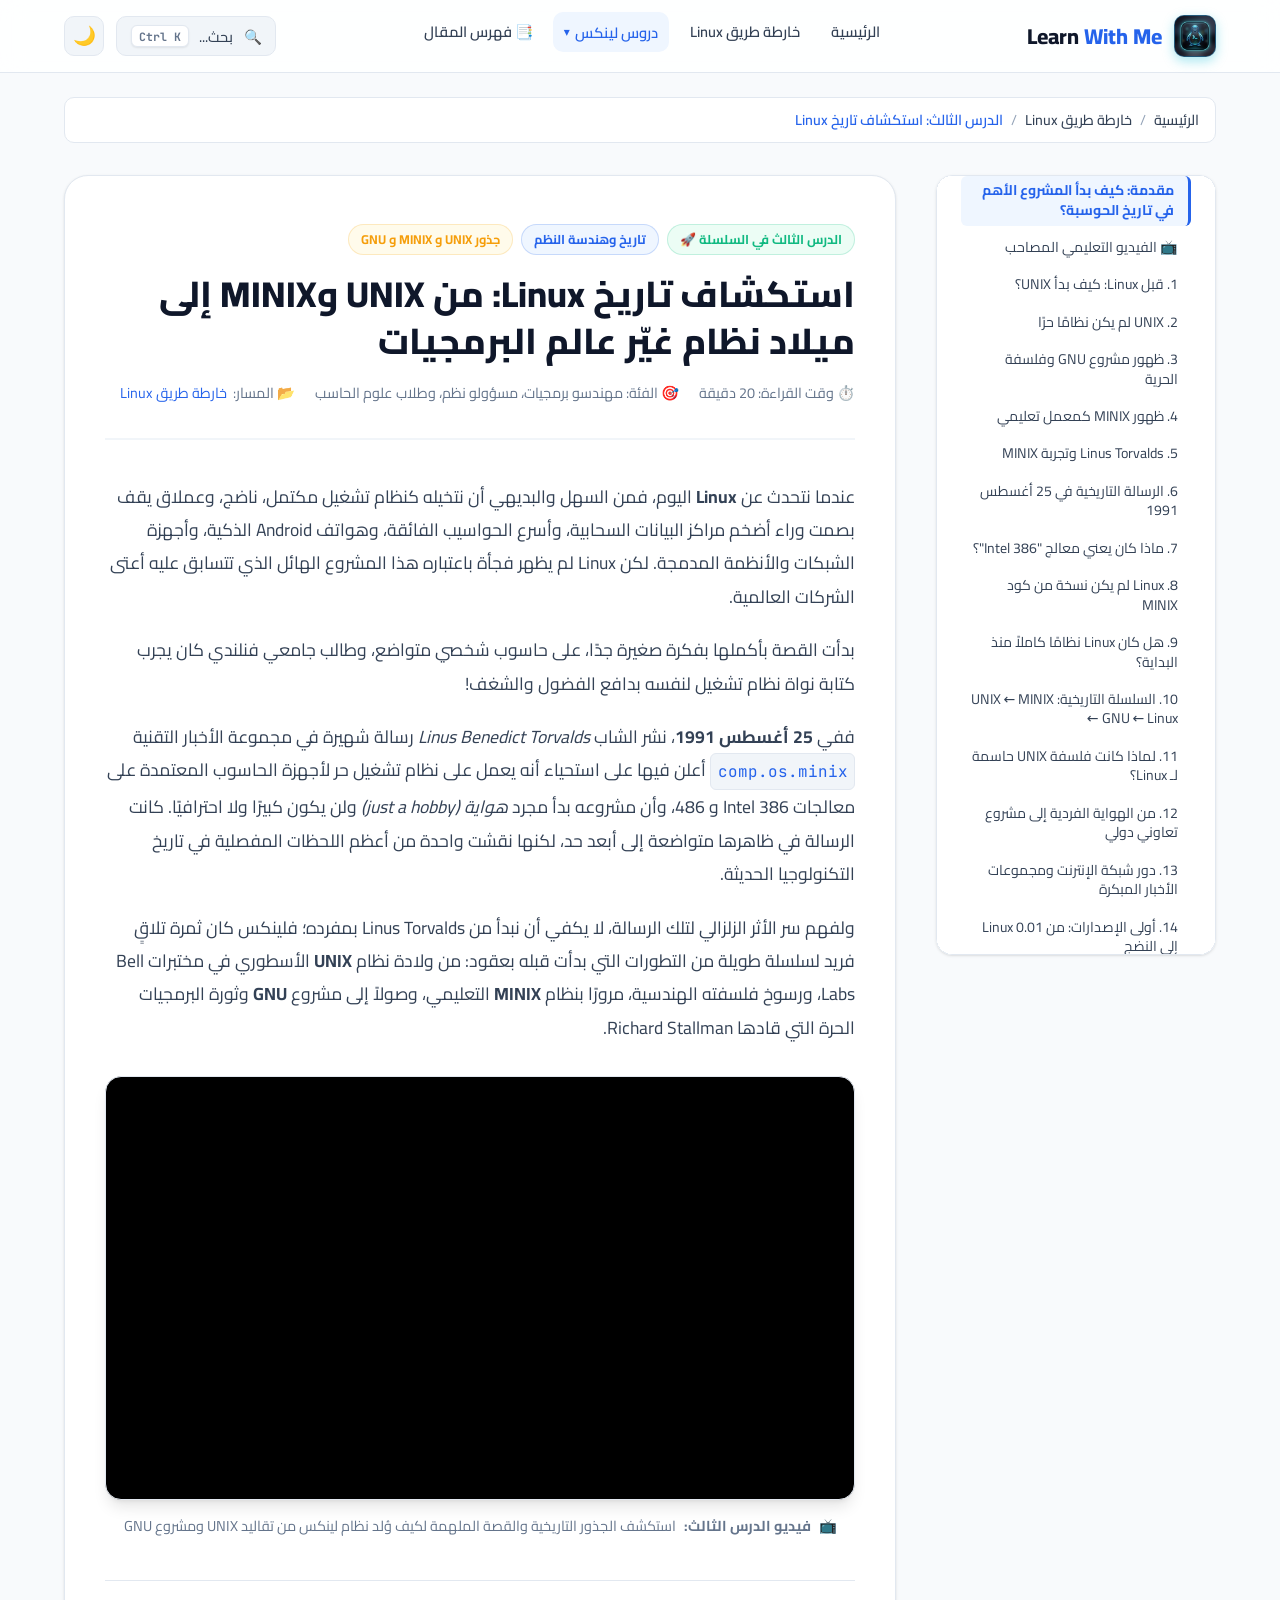
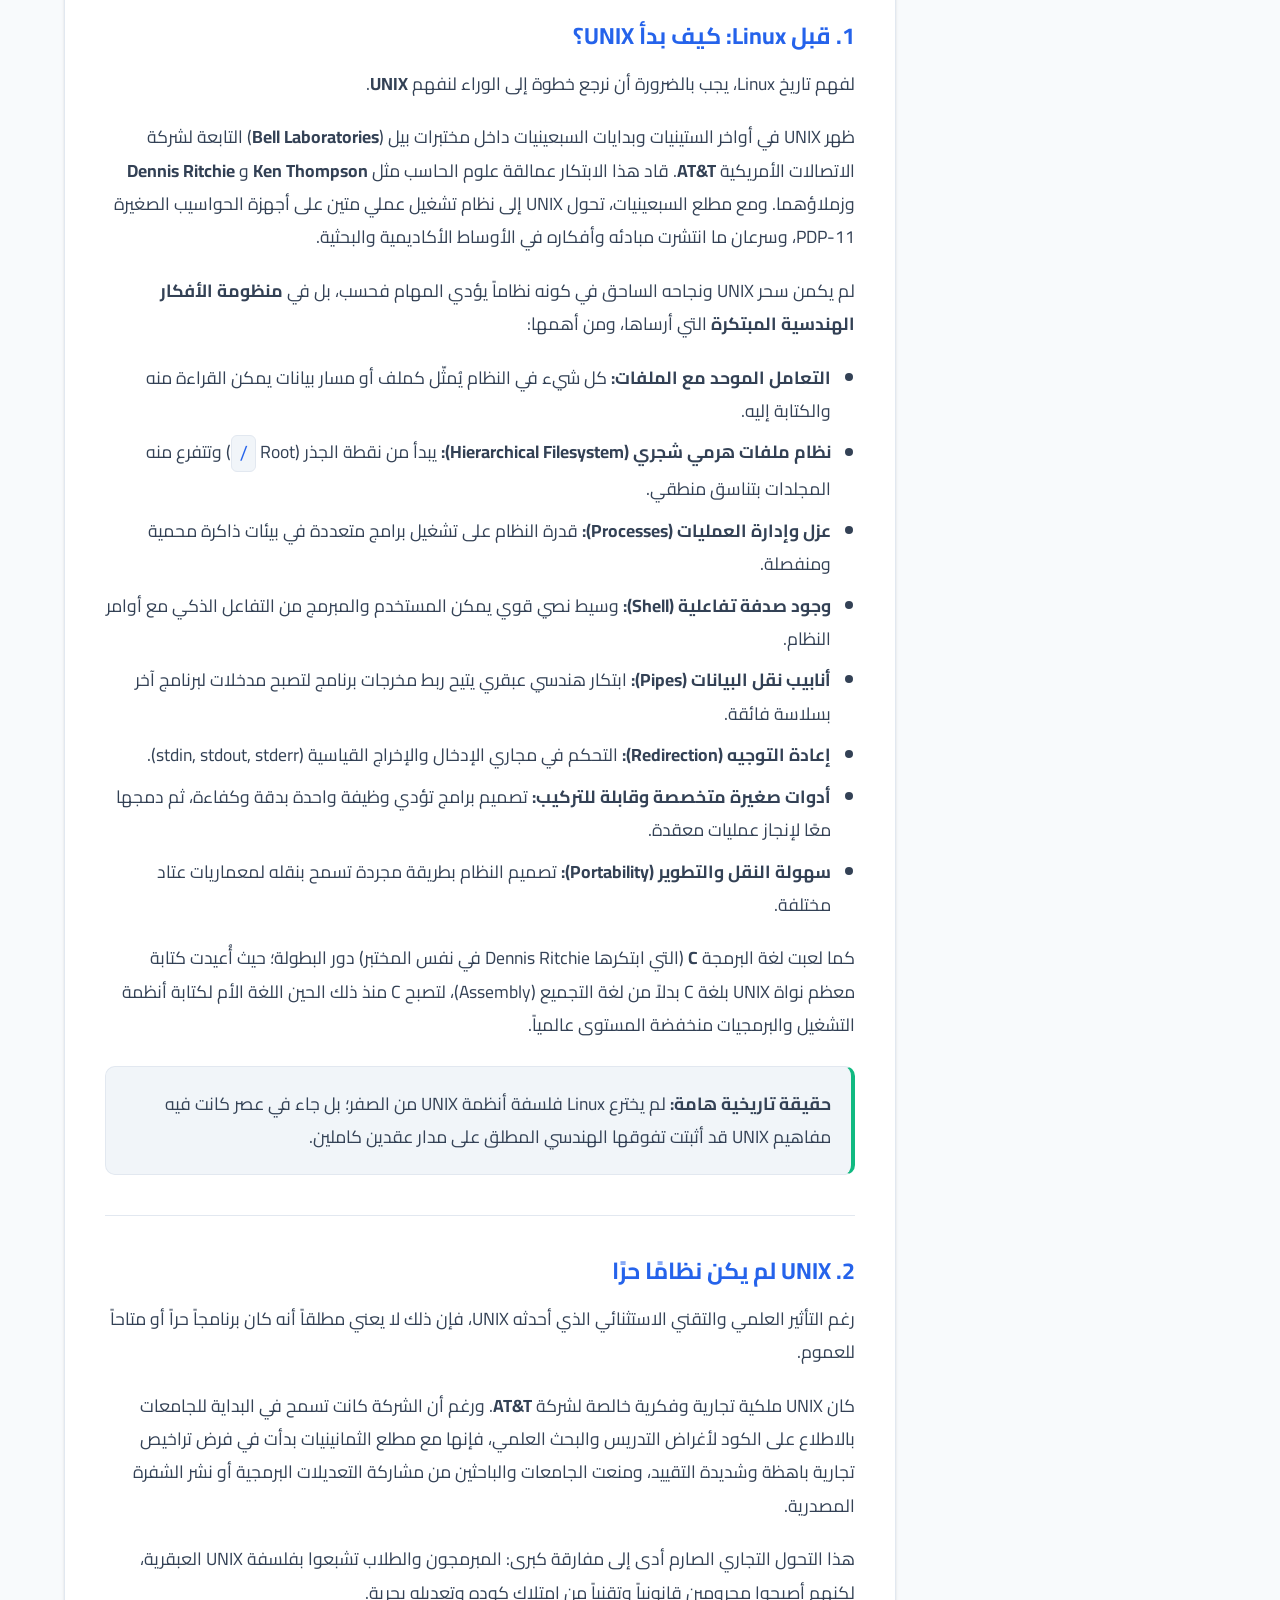
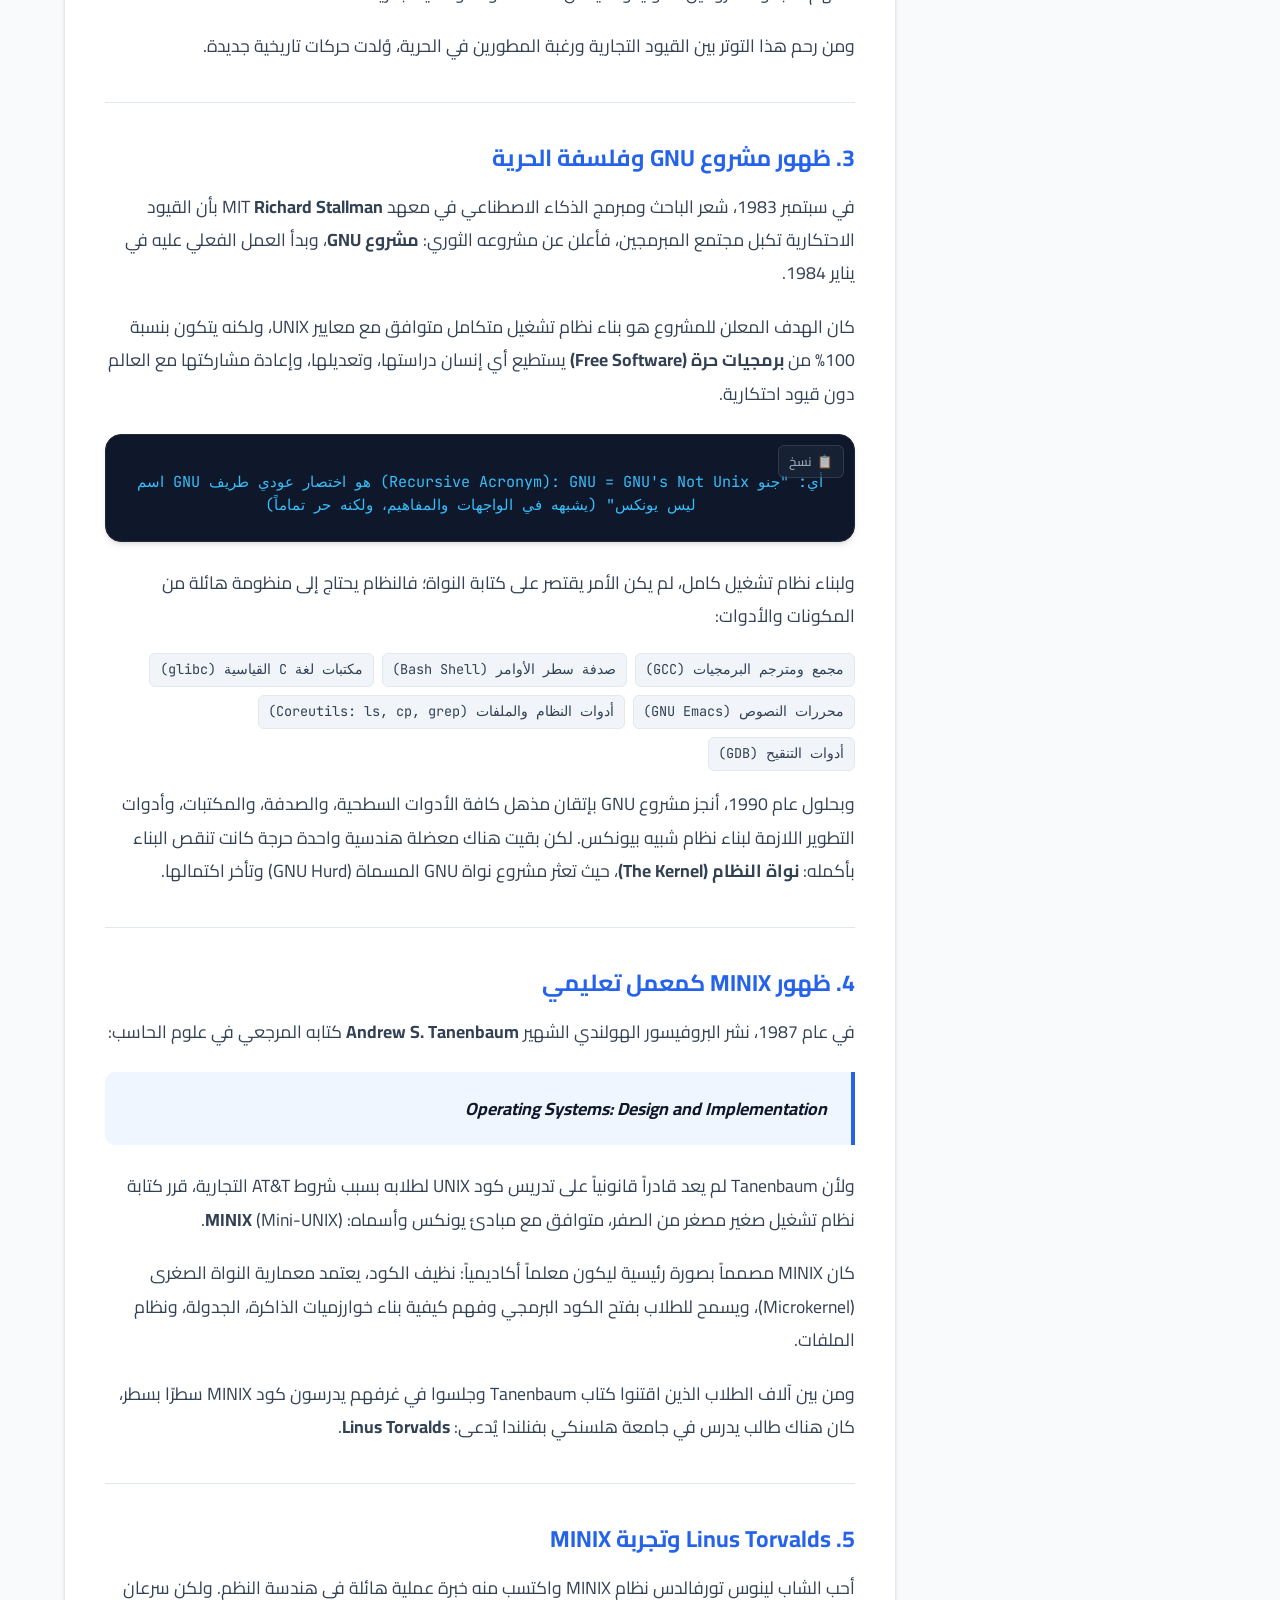
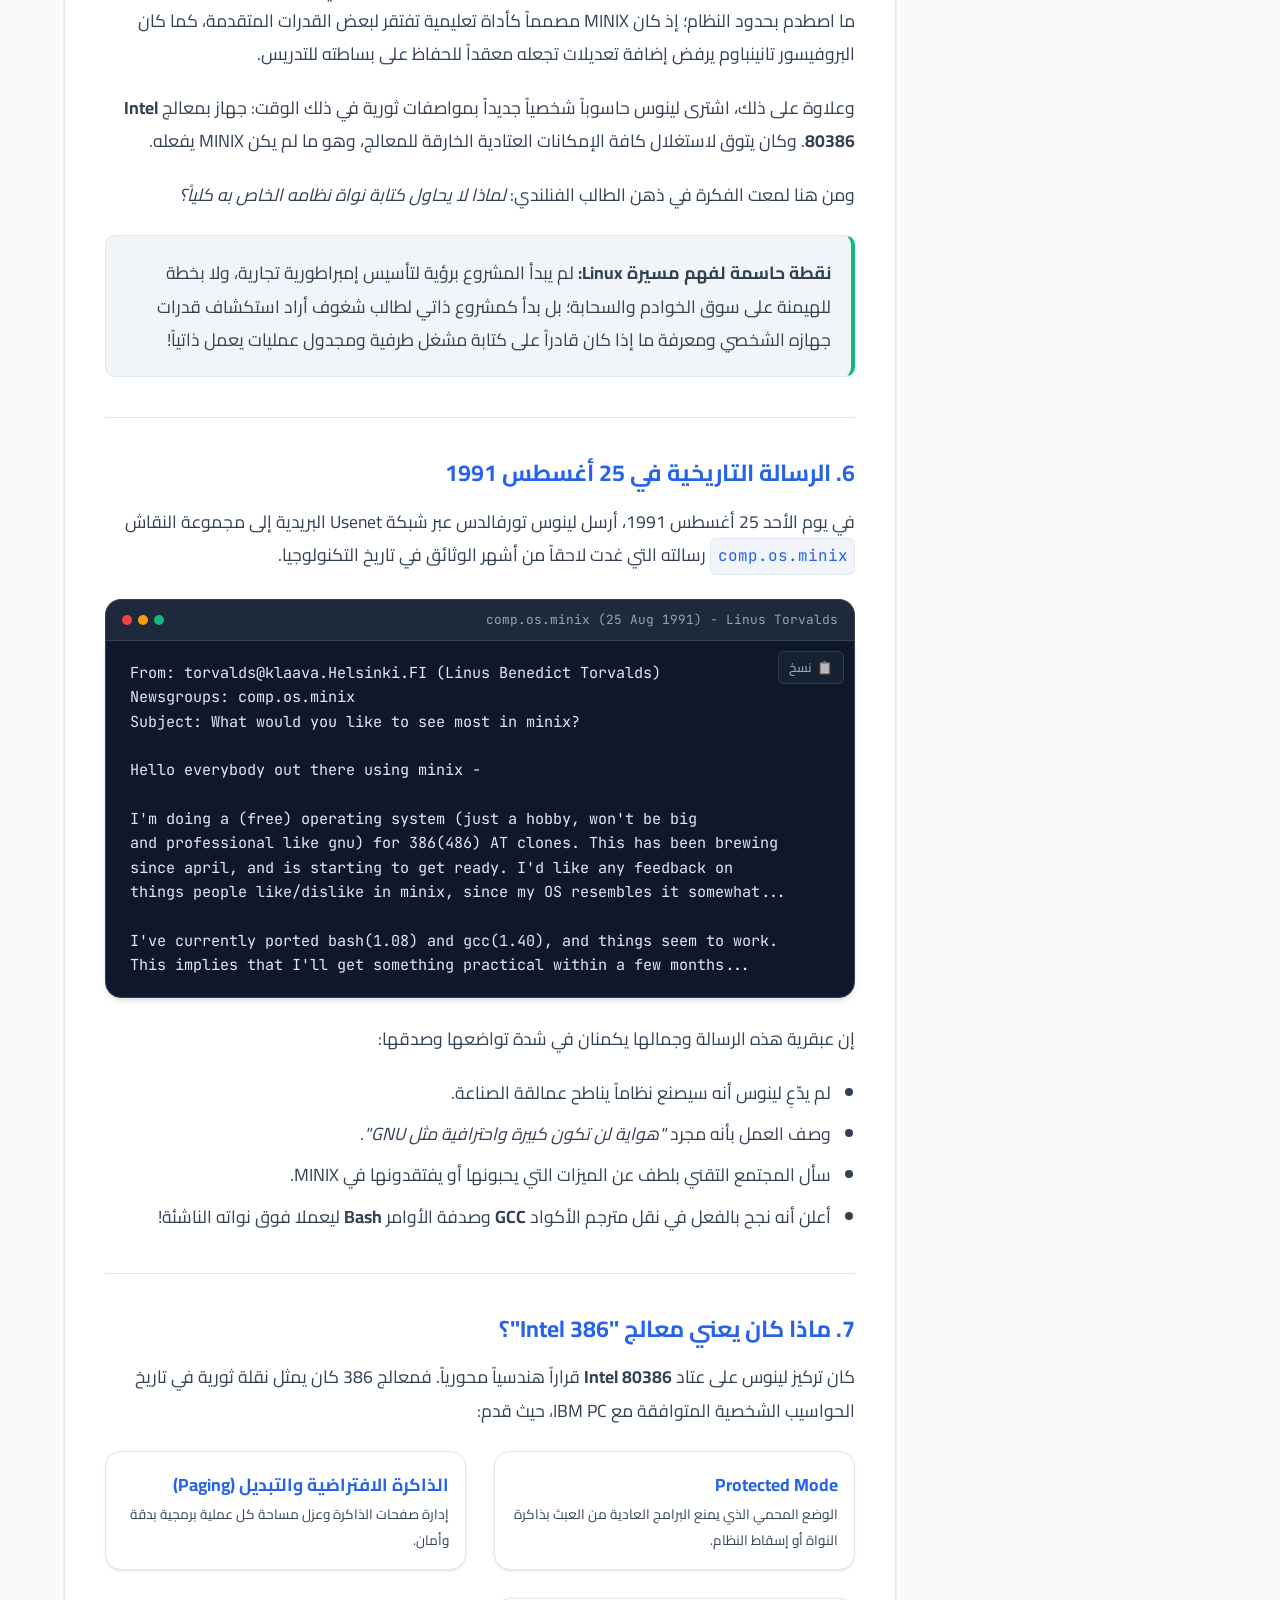
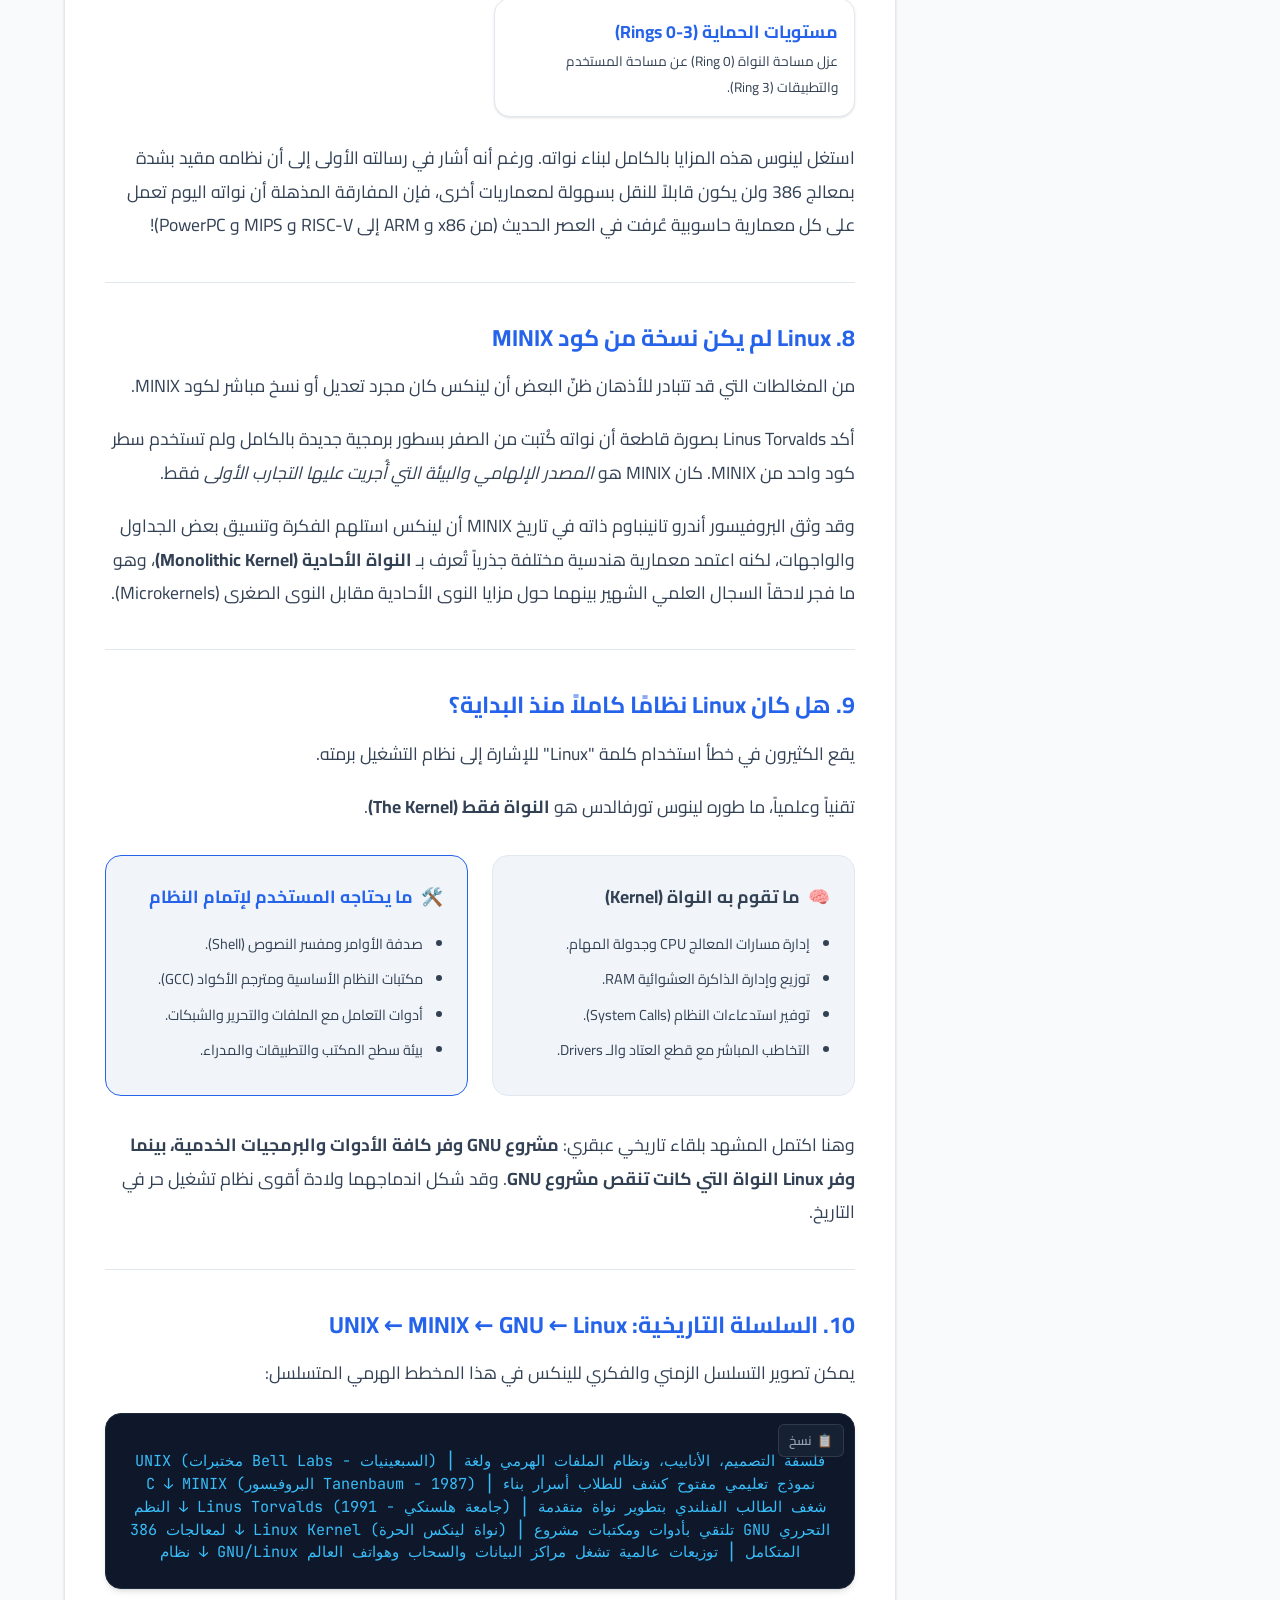
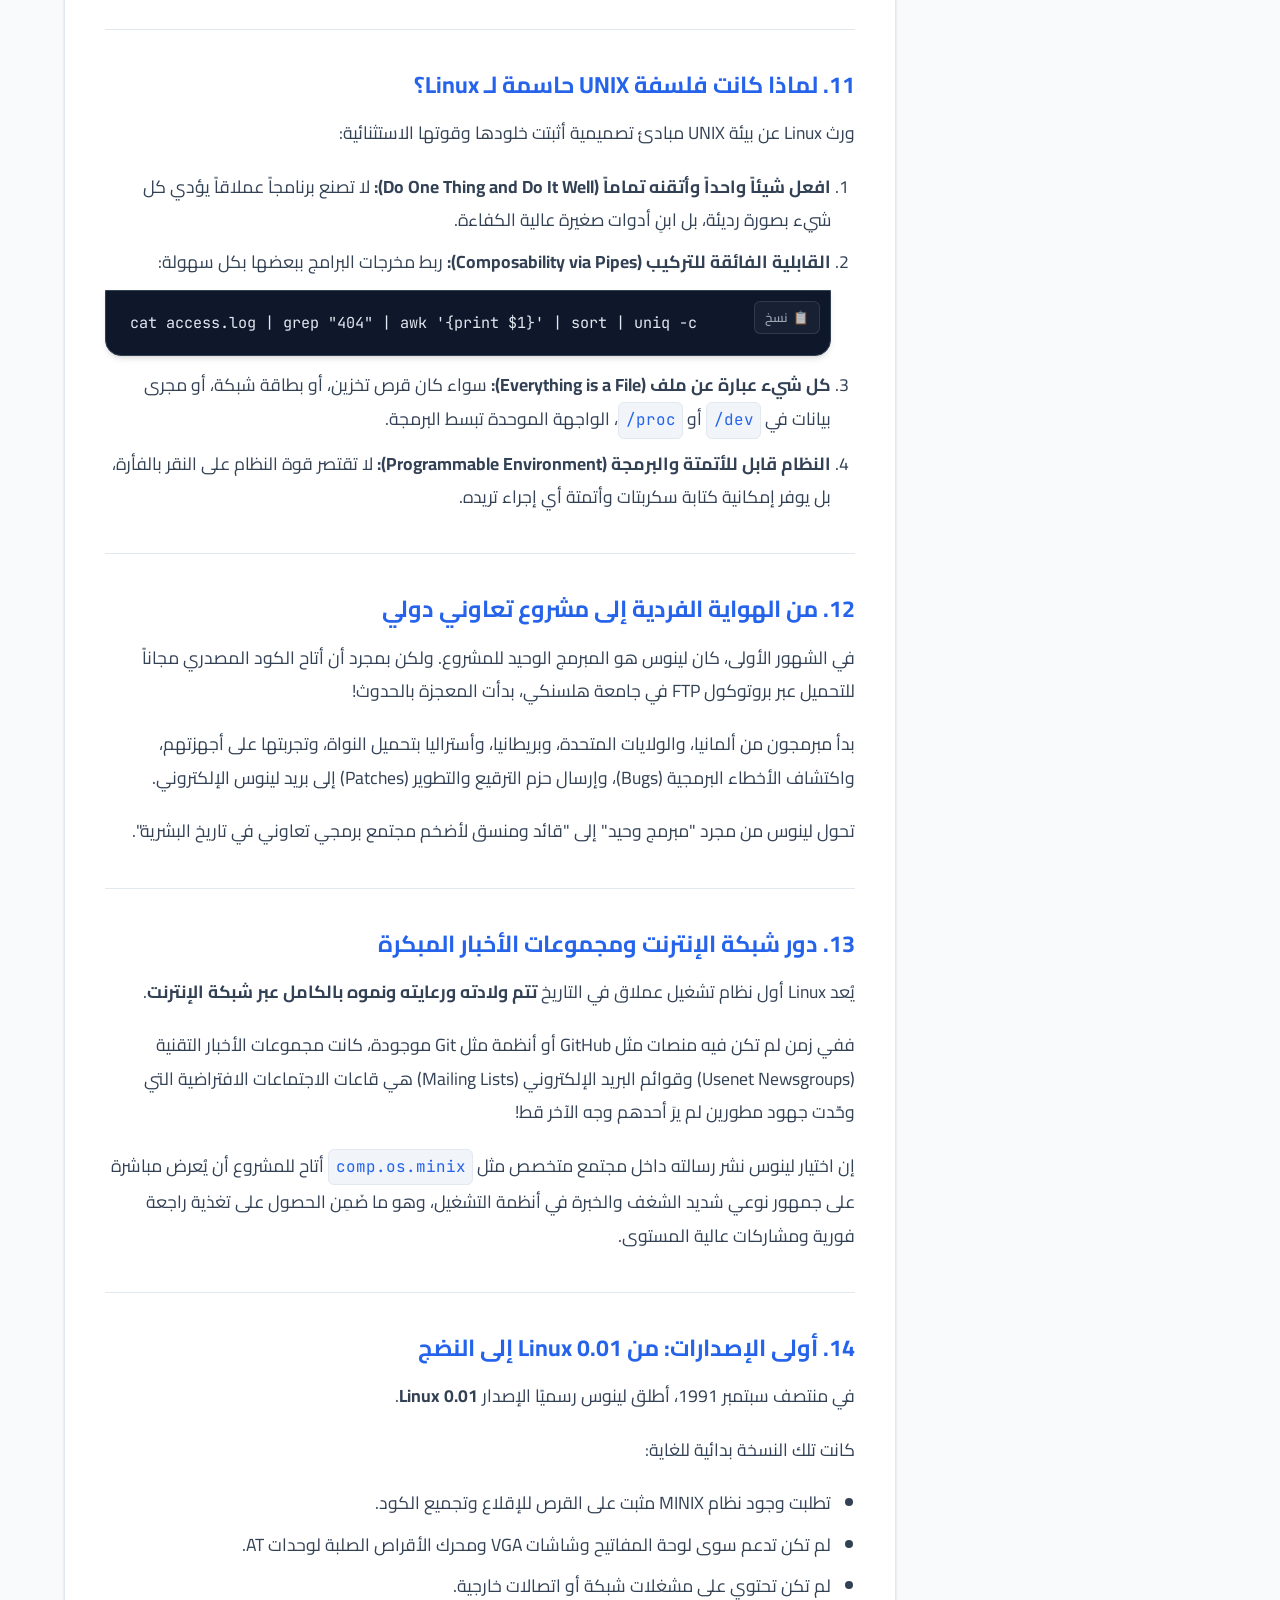
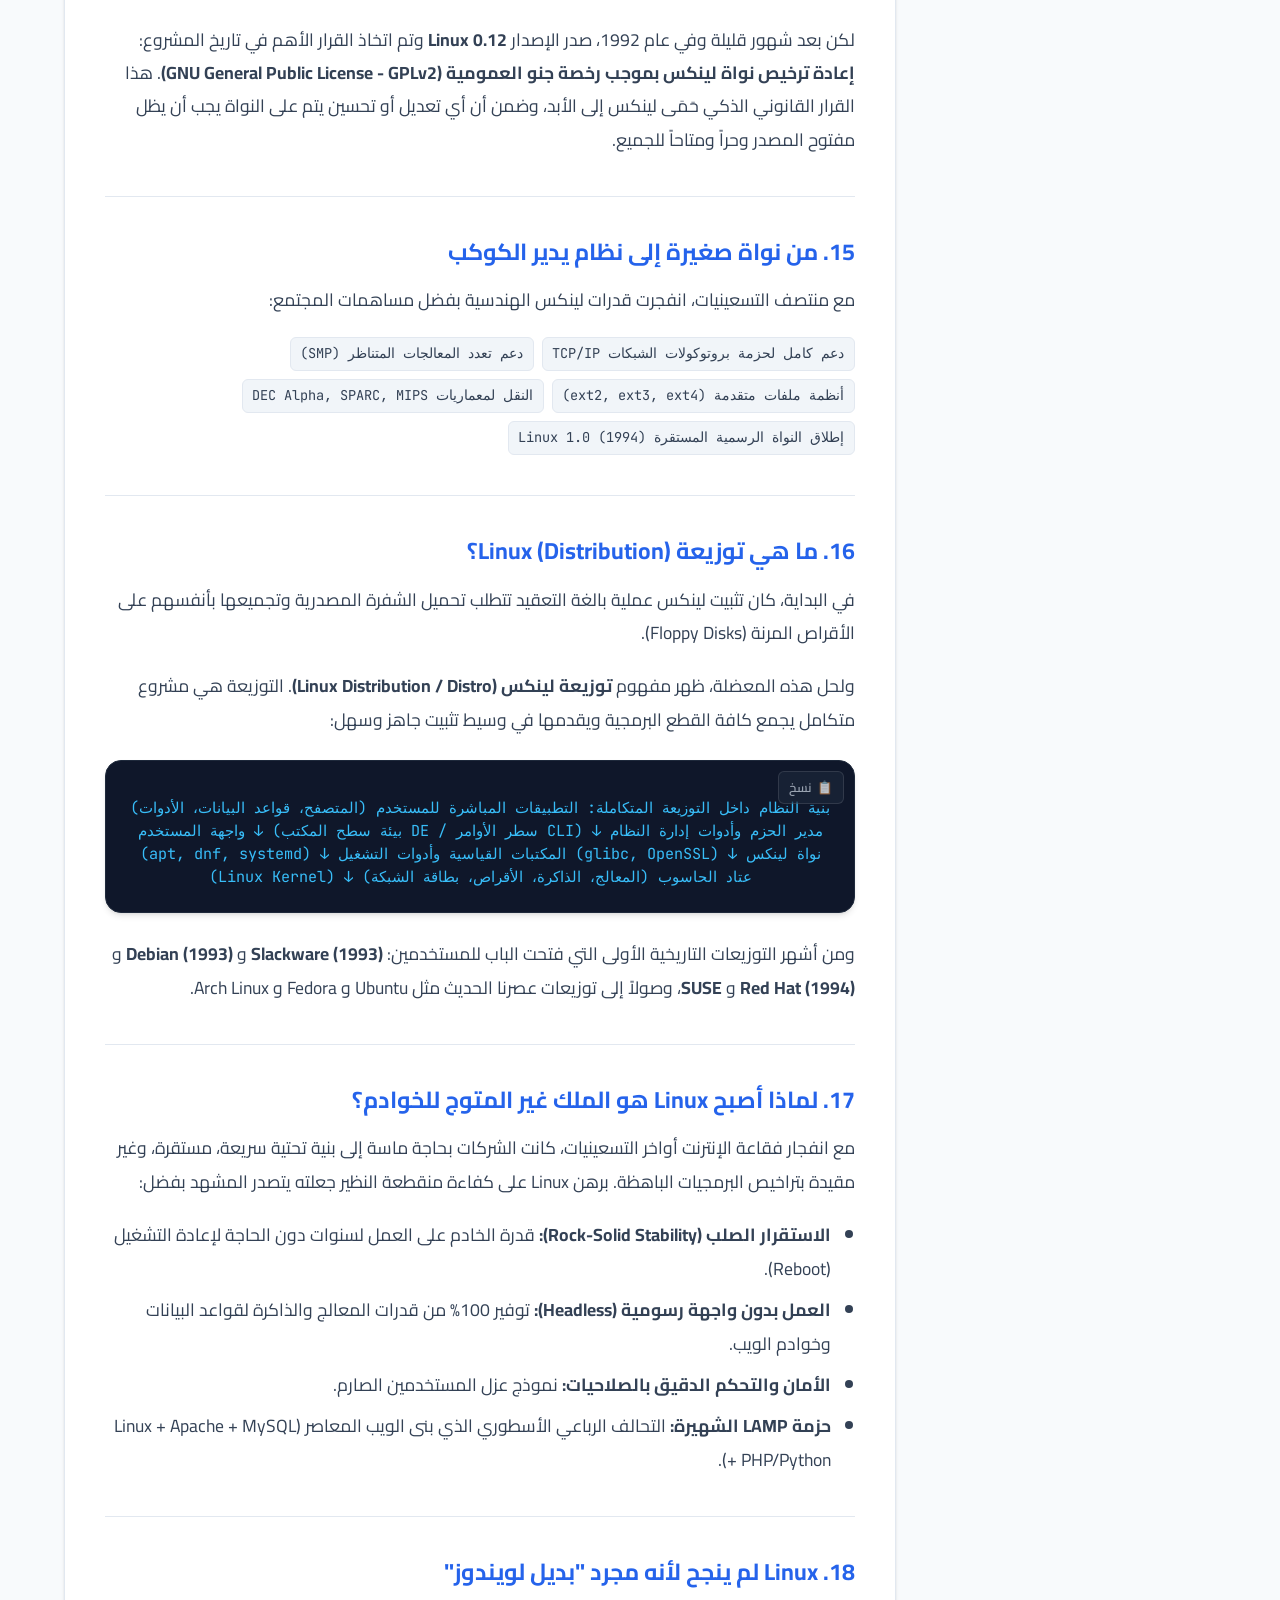
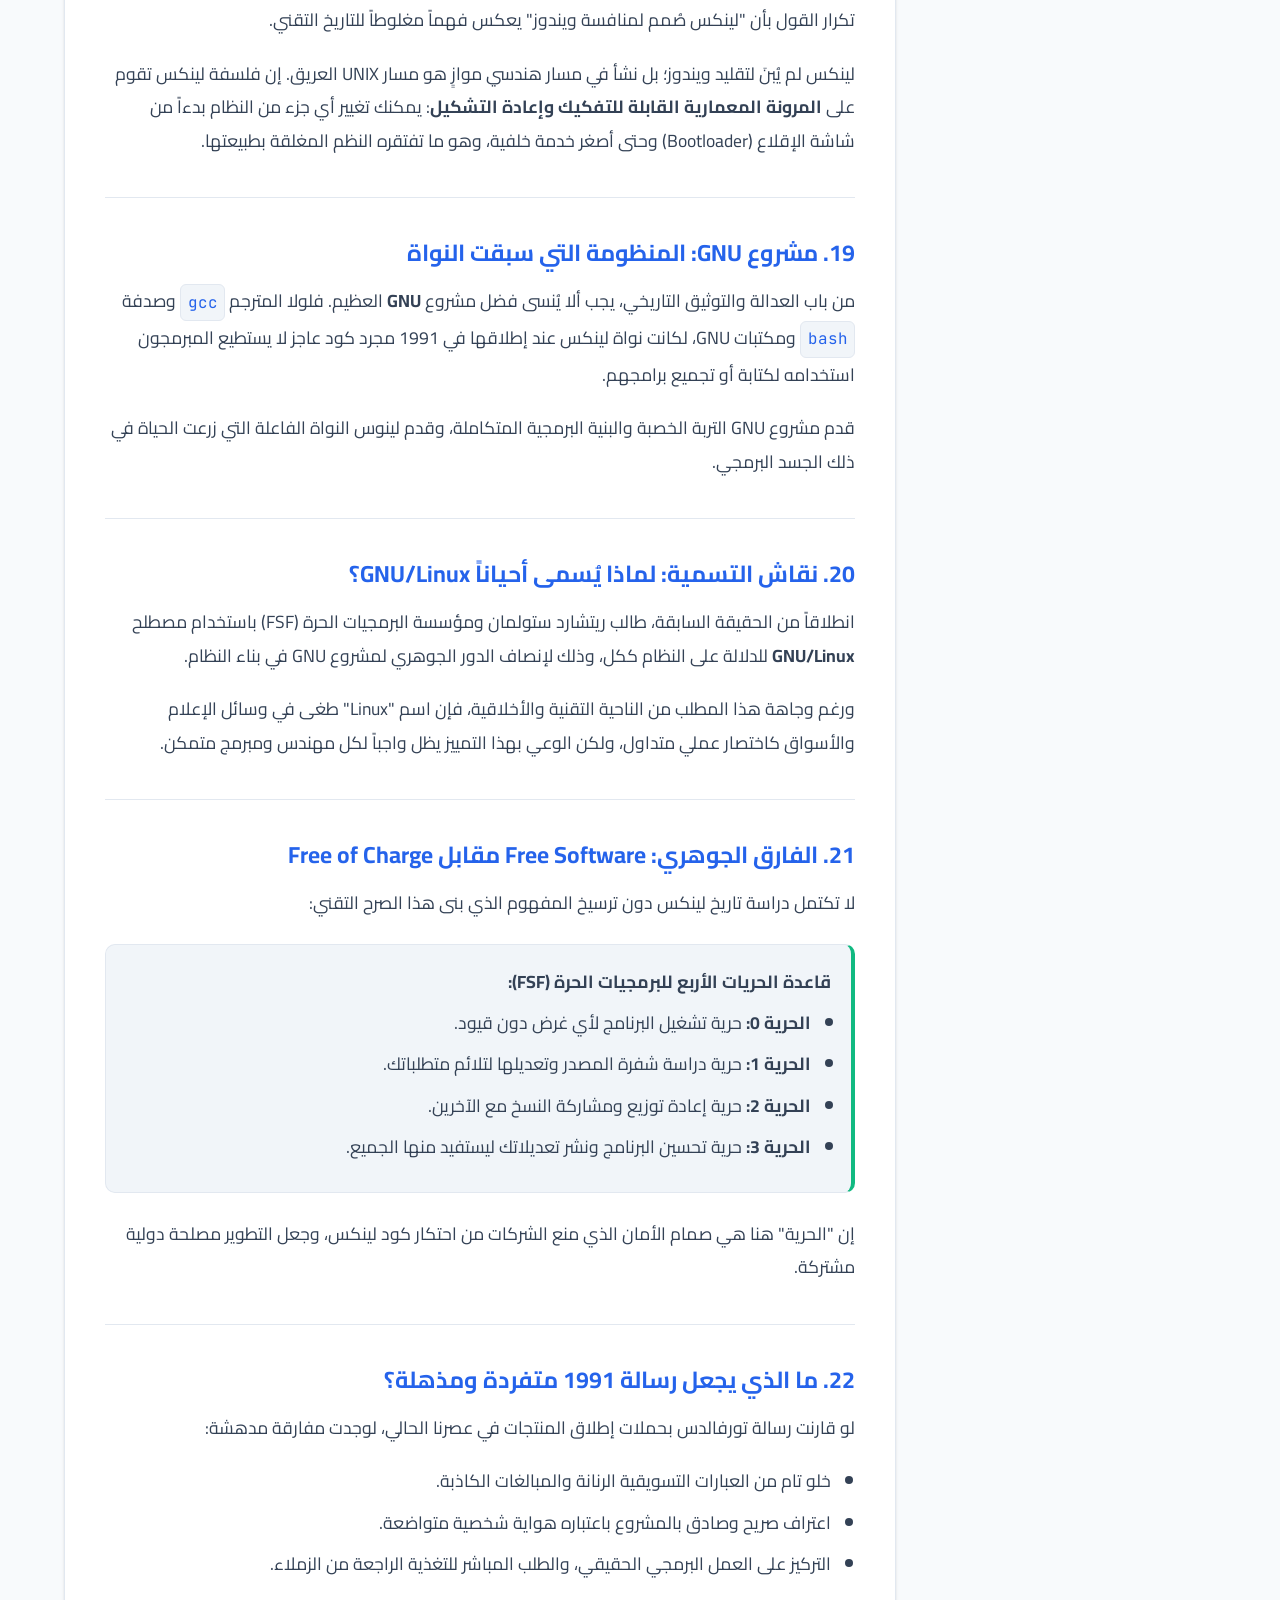
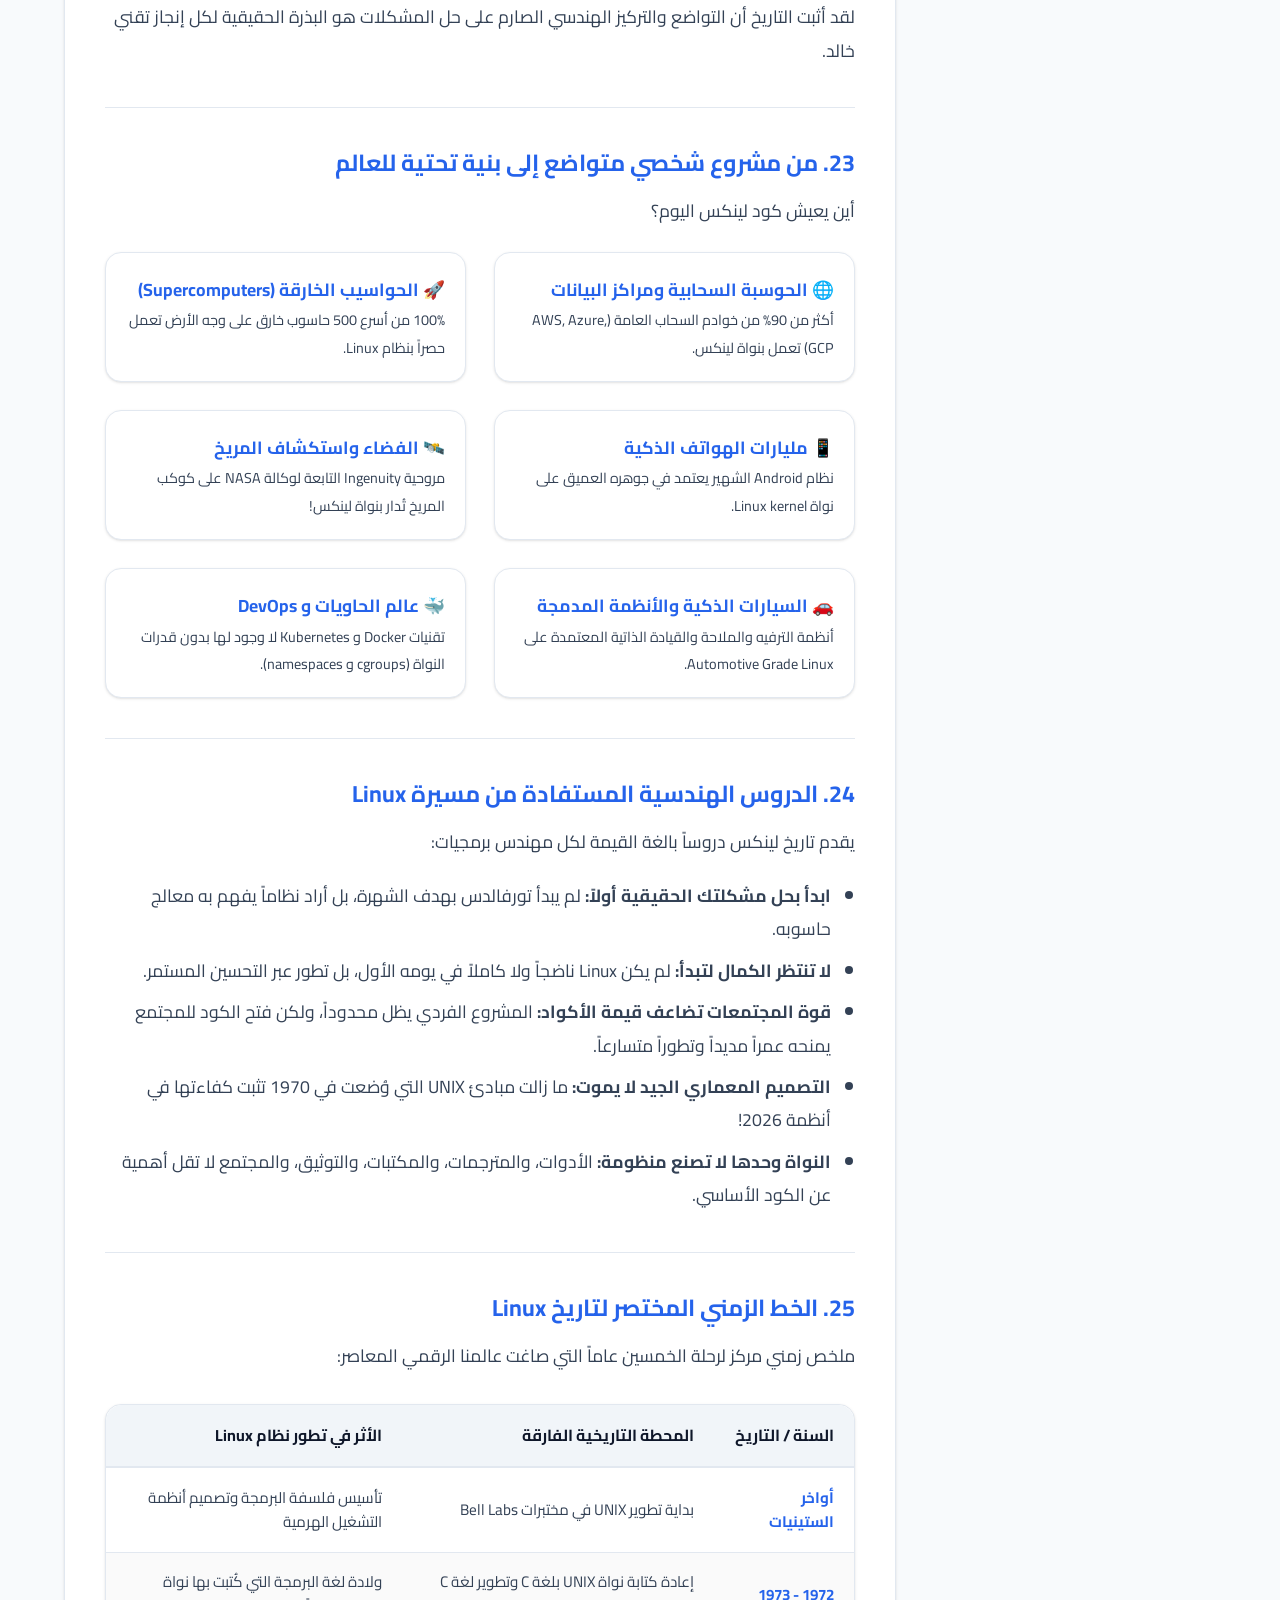
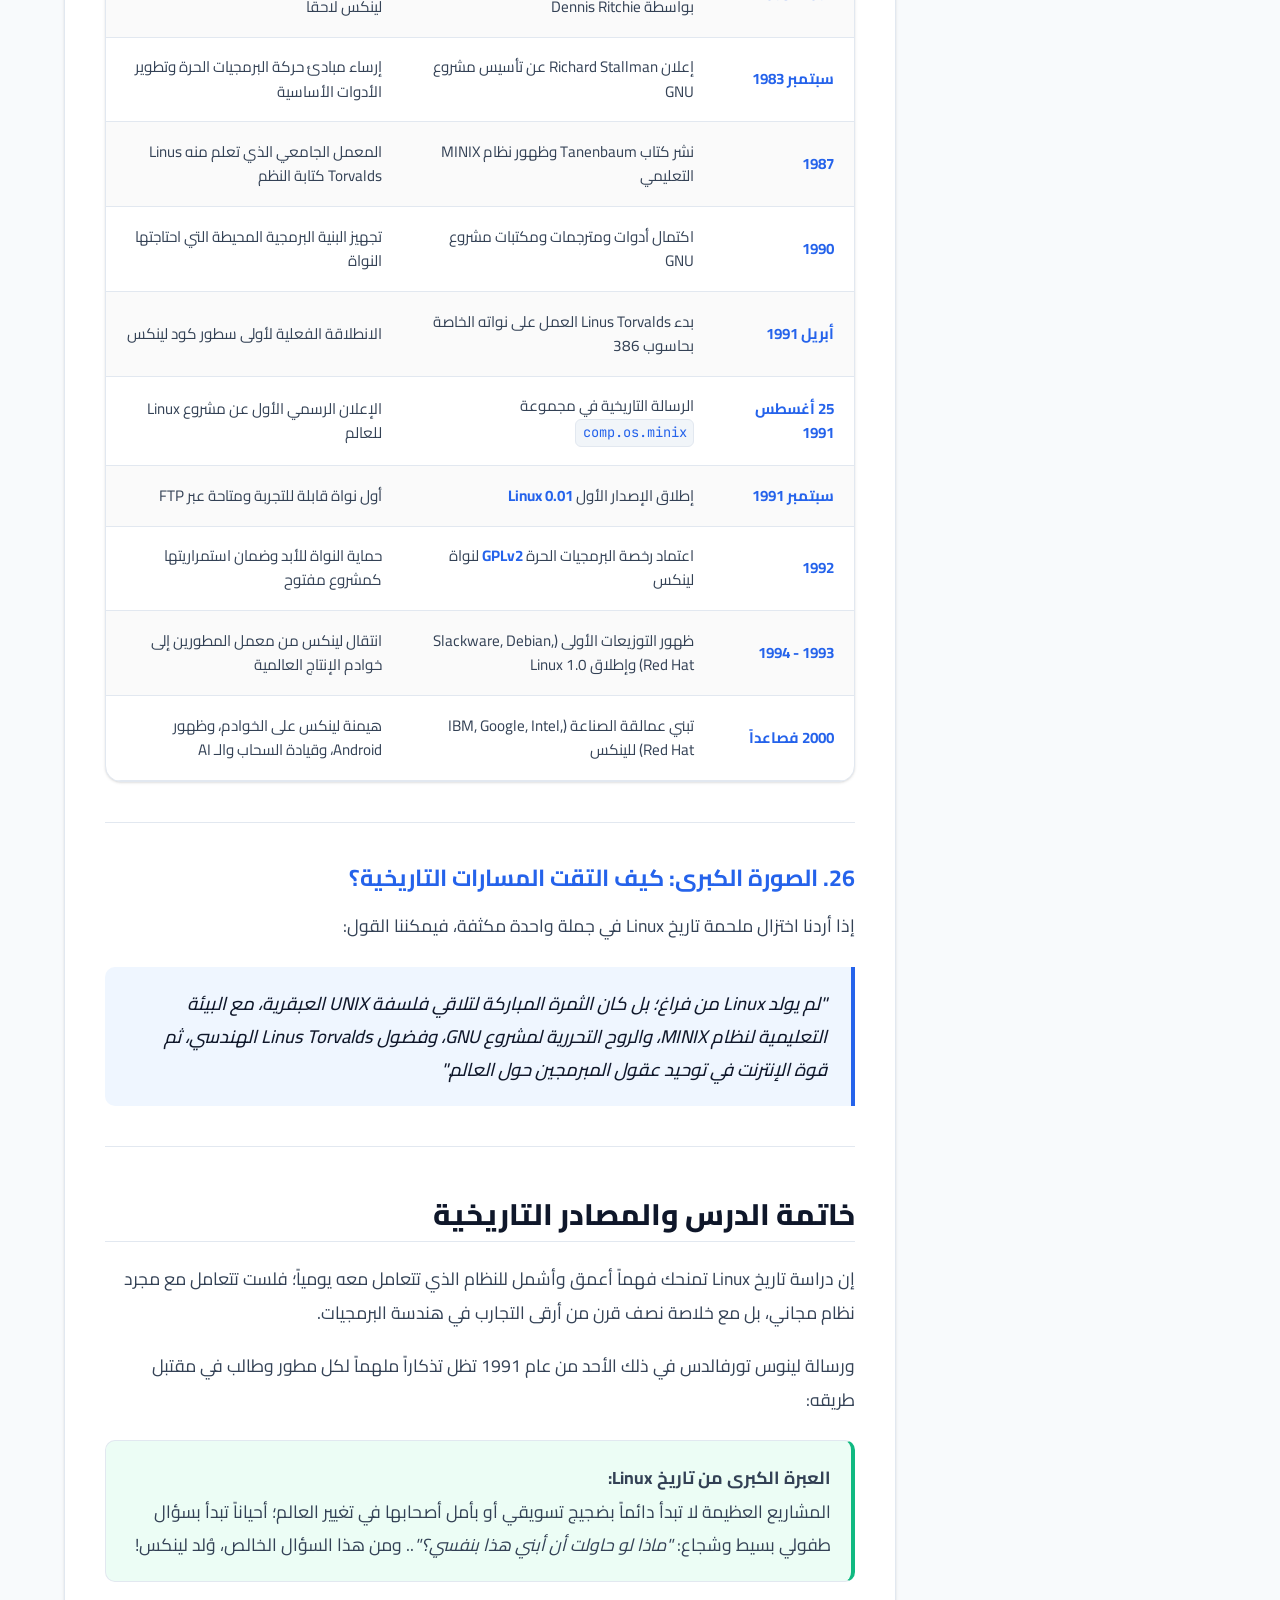
<file: history-of-linux.html>
<!DOCTYPE html>
<html lang="ar" dir="rtl">
<head>
  <meta charset="UTF-8">
  <meta name="viewport" content="width=device-width, initial-scale=1.0">
  <title>الدرس الثالث: استكشاف تاريخ Linux: من UNIX وMINIX إلى ميلاد نظام غيّر عالم البرمجيات | Learn With Me</title>
  <meta name="description" content="الدرس الثالث في سلسلة دروس لينكس: رحلة تاريخية عميقة من نشأة UNIX في مختبرات بيل، بيئة MINIX التعليمية، مشروع GNU، ورسالة لينوس تورفالدس الشهيرة عام 1991.">
  <link rel="icon" type="image/x-icon" href="favicon.ico">
  <link rel="icon" type="image/png" sizes="32x32" href="favicon-32x32.png">
  <link rel="icon" type="image/png" sizes="16x16" href="favicon-16x16.png">
  <link rel="apple-touch-icon" sizes="180x180" href="apple-touch-icon.png">
  <link rel="canonical" href="https://learn.jalalmahmoud.online/history-of-linux.html">
  <link rel="stylesheet" href="style.css">
</head>
<body>

  <!-- Site Navigation -->
  <header class="site-header">
    <div class="container navbar">
      <a href="index.html" class="nav-brand">
        <div class="brand-icon">
          <img src="brand-icon.png" alt="Learn With Me Logo" width="42" height="42">
        </div>
        <div class="brand-text">Learn <span>With Me</span></div>
      </a>
      <ul class="nav-menu">
        <li><a href="index.html" class="nav-link">الرئيسية</a></li>
        <li><a href="linux-roadmap.html" class="nav-link">خارطة طريق Linux</a></li>
        <li class="nav-dropdown">
          <button class="nav-link dropdown-toggle active" type="button" aria-expanded="false" aria-haspopup="true">
            <span>دروس لينكس</span>
            <span class="dropdown-arrow">▾</span>
          </button>
          <div class="dropdown-menu">
            <div class="dropdown-header">سلسلة مدخل إلى Linux (7 دروس)</div>
            <a href="what-is-linux.html" class="dropdown-item" data-lesson-id="1">
              <span class="dropdown-item-num">01</span>
              <div class="dropdown-item-text">
                <span class="dropdown-item-title">الدرس الأول</span>
                <span class="dropdown-item-sub">ما هو لينكس؟</span>
              </div>
              <span class="dropdown-item-check" title="مكتمل">✓</span>
            </a>
            <a href="linux-vs-other-os.html" class="dropdown-item" data-lesson-id="2">
              <span class="dropdown-item-num">02</span>
              <div class="dropdown-item-text">
                <span class="dropdown-item-title">الدرس الثاني</span>
                <span class="dropdown-item-sub">كيف يختلف لينكس؟</span>
              </div>
              <span class="dropdown-item-check" title="مكتمل">✓</span>
            </a>
            <a href="history-of-linux.html" class="dropdown-item active" data-lesson-id="3">
              <span class="dropdown-item-num">03</span>
              <div class="dropdown-item-text">
                <span class="dropdown-item-title">الدرس الثالث</span>
                <span class="dropdown-item-sub">تاريخ لينكس</span>
              </div>
              <span class="dropdown-item-check" title="مكتمل">✓</span>
            </a>
            <a href="unix-philosophy.html" class="dropdown-item" data-lesson-id="4">
              <span class="dropdown-item-num">04</span>
              <div class="dropdown-item-text">
                <span class="dropdown-item-title">الدرس الرابع</span>
                <span class="dropdown-item-sub">ثقافة وفلسفة UNIX</span>
              </div>
              <span class="dropdown-item-check" title="مكتمل">✓</span>
            </a>
            <a href="unix-commercialization.html" class="dropdown-item" data-lesson-id="5">
              <span class="dropdown-item-num">05</span>
              <div class="dropdown-item-text">
                <span class="dropdown-item-title">الدرس الخامس</span>
                <span class="dropdown-item-sub">تجارية UNIX</span>
              </div>
              <span class="dropdown-item-check" title="مكتمل">✓</span>
            </a>
            <a href="berkeley-software-distribution.html" class="dropdown-item" data-lesson-id="6">
              <span class="dropdown-item-num">06</span>
              <div class="dropdown-item-text">
                <span class="dropdown-item-title">الدرس السادس</span>
                <span class="dropdown-item-sub">وصول BSD وانقسام UNIX</span>
              </div>
              <span class="dropdown-item-check" title="مكتمل">✓</span>
            </a>
            <a href="unix-laboratory.html" class="dropdown-item" data-lesson-id="7">
              <span class="dropdown-item-num">07</span>
              <div class="dropdown-item-text">
                <span class="dropdown-item-title">الدرس السابع</span>
                <span class="dropdown-item-sub">مختبر UNIX وتحوله التجاري</span>
              </div>
              <span class="dropdown-item-check" title="مكتمل">✓</span>
            </a>
            <div class="dropdown-divider"></div>
            <a href="linux-roadmap.html" class="dropdown-footer-link">
              <span>استعراض كافة الدروس في خارطة الطريق ←</span>
            </a>
          </div>
        </li>
        <li><a href="#toc" class="nav-link">📑 فهرس المقال</a></li>
      </ul>
      <div class="nav-actions">
        <button id="searchTriggerBtn" class="search-trigger-btn" type="button" aria-label="بحث سريع في المنصة (Ctrl+K)">
          <span class="search-icon">🔍</span>
          <span class="search-btn-text">بحث...</span>
          <kbd class="search-kbd">Ctrl K</kbd>
        </button>
        <button id="themeToggle" class="theme-toggle-btn" aria-label="تبديل الوضع الليلي">🌙</button>
      </div>
    </div>
  </header>

  <!-- Main Container -->
  <main class="container">
    <!-- Breadcrumbs -->
    <nav class="breadcrumbs" aria-label="مسار التنقل">
      <a href="index.html">الرئيسية</a>
      <span class="separator">/</span>
      <a href="linux-roadmap.html">خارطة طريق Linux</a>
      <span class="separator">/</span>
      <span class="current">الدرس الثالث: استكشاف تاريخ Linux</span>
    </nav>

    <div class="article-layout">
      <!-- Table of Contents Sidebar -->
      <aside class="article-sidebar" id="toc">
        <div class="sidebar-title">
          <span>📑</span> فهرس محتويات الدرس
        </div>
        <ul class="toc-list">
          <li><a href="#intro">مقدمة: كيف بدأ المشروع الأهم في تاريخ الحوسبة؟</a></li>
          <li><a href="#video-section">📺 الفيديو التعليمي المصاحب</a></li>
          <li><a href="#sec-1">1. قبل Linux: كيف بدأ UNIX؟</a></li>
          <li><a href="#sec-2">2. UNIX لم يكن نظامًا حرًا</a></li>
          <li><a href="#sec-3">3. ظهور مشروع GNU وفلسفة الحرية</a></li>
          <li><a href="#sec-4">4. ظهور MINIX كمعمل تعليمي</a></li>
          <li><a href="#sec-5">5. Linus Torvalds وتجربة MINIX</a></li>
          <li><a href="#sec-6">6. الرسالة التاريخية في 25 أغسطس 1991</a></li>
          <li><a href="#sec-7">7. ماذا كان يعني معالج "Intel 386"؟</a></li>
          <li><a href="#sec-8">8. Linux لم يكن نسخة من كود MINIX</a></li>
          <li><a href="#sec-9">9. هل كان Linux نظامًا كاملاً منذ البداية؟</a></li>
          <li><a href="#sec-10">10. السلسلة التاريخية: UNIX ← MINIX ← GNU ← Linux</a></li>
          <li><a href="#sec-11">11. لماذا كانت فلسفة UNIX حاسمة لـ Linux؟</a></li>
          <li><a href="#sec-12">12. من الهواية الفردية إلى مشروع تعاوني دولي</a></li>
          <li><a href="#sec-13">13. دور شبكة الإنترنت ومجموعات الأخبار المبكرة</a></li>
          <li><a href="#sec-14">14. أولى الإصدارات: من Linux 0.01 إلى النضج</a></li>
          <li><a href="#sec-15">15. من نواة صغيرة إلى نظام يدير الكوكب</a></li>
          <li><a href="#sec-16">16. ما هي توزيعة Linux (Distribution)؟</a></li>
          <li><a href="#sec-17">17. لماذا أصبح Linux هو الملك غير المتوج للخوادم؟</a></li>
          <li><a href="#sec-18">18. Linux لم ينجح لأنه مجرد "بديل لويندوز"</a></li>
          <li><a href="#sec-19">19. مشروع GNU: المنظومة التي سبقت النواة</a></li>
          <li><a href="#sec-20">20. نقاش التسمية: لماذا يُسمى أحياناً GNU/Linux؟</a></li>
          <li><a href="#sec-21">21. الفارق الجوهري: Free Software مقابل Free of Charge</a></li>
          <li><a href="#sec-22">22. ما الذي يجعل رسالة 1991 متفردة ومذهلة؟</a></li>
          <li><a href="#sec-23">23. من مشروع شخصي متواضع إلى بنية تحتية للعالم</a></li>
          <li><a href="#sec-24">24. الدروس الهندسية المستفادة من مسيرة Linux</a></li>
          <li><a href="#sec-25">25. الخط الزمني المختصر لتاريخ Linux</a></li>
          <li><a href="#sec-26">26. الصورة الكبرى: كيف التقت المسارات التاريخية؟</a></li>
          <li><a href="#conclusion">خاتمة الدرس والمصادر التاريخية</a></li>
        </ul>
      </aside>

      <!-- Main Article Content -->
      <article class="article-main">
        <header class="article-header">
          <div style="display: flex; gap: 0.5rem; margin-bottom: 1rem; flex-wrap: wrap;">
            <span class="badge badge-accent">الدرس الثالث في السلسلة 🚀</span>
            <span class="badge badge-primary">تاريخ وهندسة النظم</span>
            <span class="badge badge-warning">جذور UNIX و MINIX و GNU</span>
          </div>
          <h1 id="intro">استكشاف تاريخ Linux: من UNIX وMINIX إلى ميلاد نظام غيّر عالم البرمجيات</h1>
          <div class="article-header-meta">
            <span class="article-meta-item">⏱️ وقت القراءة: 20 دقيقة</span>
            <span class="article-meta-item">🎯 الفئة: مهندسو برمجيات، مسؤولو نظم، وطلاب علوم الحاسب</span>
            <span class="article-meta-item">📂 المسار: <a href="linux-roadmap.html">خارطة طريق Linux</a></span>
          </div>
        </header>

        <div class="article-body">
          <p>
            عندما نتحدث عن <strong>Linux</strong> اليوم، فمن السهل والبديهي أن نتخيله كنظام تشغيل مكتمل، ناضج، وعملاق يقف بصمت وراء أضخم مراكز البيانات السحابية، وأسرع الحواسيب الفائقة، وهواتف Android الذكية، وأجهزة الشبكات والأنظمة المدمجة. لكن Linux لم يظهر فجأة باعتباره هذا المشروع الهائل الذي تتسابق عليه أعتى الشركات العالمية.
          </p>

          <p>
            بدأت القصة بأكملها بفكرة صغيرة جدًا، على حاسوب شخصي متواضع، وطالب جامعي فنلندي كان يجرب كتابة نواة نظام تشغيل لنفسه بدافع الفضول والشغف!
          </p>

          <p>
            ففي <strong>25 أغسطس 1991</strong>، نشر الشاب <em>Linus Benedict Torvalds</em> رسالة شهيرة في مجموعة الأخبار التقنية <code>comp.os.minix</code> أعلن فيها على استحياء أنه يعمل على نظام تشغيل حر لأجهزة الحاسوب المعتمدة على معالجات Intel 386 و 486، وأن مشروعه بدأ مجرد <em>هواية (just a hobby)</em> ولن يكون كبيرًا ولا احترافيًا. كانت الرسالة في ظاهرها متواضعة إلى أبعد حد، لكنها نقشت واحدة من أعظم اللحظات المفصلية في تاريخ التكنولوجيا الحديثة.
          </p>

          <p>
            ولفهم سر الأثر الزلزالي لتلك الرسالة، لا يكفي أن نبدأ من Linus Torvalds بمفرده؛ فلينكس كان ثمرة تلاقٍ فريد لسلسلة طويلة من التطورات التي بدأت قبله بعقود: من ولادة نظام <strong>UNIX</strong> الأسطوري في مختبرات Bell Labs، ورسوخ فلسفته الهندسية، مرورًا بنظام <strong>MINIX</strong> التعليمي، وصولاً إلى مشروع <strong>GNU</strong> وثورة البرمجيات الحرة التي قادها Richard Stallman.
          </p>

          <!-- Embedded YouTube Video Section -->
          <div class="video-wrapper" id="video-section">
            <div class="video-container">
              <iframe 
                src="https://www.youtube.com/embed/S__Biw-Uqp8" 
                title="الدرس الثالث: استكشاف تاريخ Linux: من UNIX وMINIX إلى ميلاد نظام غيّر عالم البرمجيات" 
                allow="accelerometer; autoplay; clipboard-write; encrypted-media; gyroscope; picture-in-picture; web-share" 
                referrerpolicy="strict-origin-when-cross-origin" 
                allowfullscreen>
              </iframe>
            </div>
            <p class="video-caption">
              <span>📺</span> <strong>فيديو الدرس الثالث:</strong> استكشف الجذور التاريخية والقصة الملهمة لكيف وُلد نظام لينكس من تقاليد UNIX ومشروع GNU
            </p>
          </div>

          <hr>

          <!-- 1. قبل Linux: كيف بدأ UNIX؟ -->
          <h2 id="sec-1">1. قبل Linux: كيف بدأ UNIX؟</h2>
          <p>
            لفهم تاريخ Linux، يجب بالضرورة أن نرجع خطوة إلى الوراء لنفهم <strong>UNIX</strong>.
          </p>
          <p>
            ظهر UNIX في أواخر الستينيات وبدايات السبعينيات داخل مختبرات بيل (<strong>Bell Laboratories</strong>) التابعة لشركة الاتصالات الأمريكية <strong>AT&amp;T</strong>. قاد هذا الابتكار عمالقة علوم الحاسب مثل <strong>Ken Thompson</strong> و <strong>Dennis Ritchie</strong> وزملاؤهما. ومع مطلع السبعينيات، تحول UNIX إلى نظام تشغيل عملي متين على أجهزة الحواسيب الصغيرة PDP-11، وسرعان ما انتشرت مبادئه وأفكاره في الأوساط الأكاديمية والبحثية.
          </p>
          <p>
            لم يكمن سحر UNIX ونجاحه الساحق في كونه نظاماً يؤدي المهام فحسب، بل في <strong>منظومة الأفكار الهندسية المبتكرة</strong> التي أرساها، ومن أهمها:
          </p>
          <ul>
            <li><strong>التعامل الموحد مع الملفات:</strong> كل شيء في النظام يُمثّل كملف أو مسار بيانات يمكن القراءة منه والكتابة إليه.</li>
            <li><strong>نظام ملفات هرمي شجري (Hierarchical Filesystem):</strong> يبدأ من نقطة الجذر (Root <code>/</code>) وتتفرع منه المجلدات بتناسق منطقي.</li>
            <li><strong>عزل وإدارة العمليات (Processes):</strong> قدرة النظام على تشغيل برامج متعددة في بيئات ذاكرة محمية ومنفصلة.</li>
            <li><strong>وجود صدفة تفاعلية (Shell):</strong> وسيط نصي قوي يمكن المستخدم والمبرمج من التفاعل الذكي مع أوامر النظام.</li>
            <li><strong>أنابيب نقل البيانات (Pipes):</strong> ابتكار هندسي عبقري يتيح ربط مخرجات برنامج لتصبح مدخلات لبرنامج آخر بسلاسة فائقة.</li>
            <li><strong>إعادة التوجيه (Redirection):</strong> التحكم في مجاري الإدخال والإخراج القياسية (stdin, stdout, stderr).</li>
            <li><strong>أدوات صغيرة متخصصة وقابلة للتركيب:</strong> تصميم برامج تؤدي وظيفة واحدة بدقة وكفاءة، ثم دمجها معًا لإنجاز عمليات معقدة.</li>
            <li><strong>سهولة النقل والتطوير (Portability):</strong> تصميم النظام بطريقة مجردة تسمح بنقله لمعماريات عتاد مختلفة.</li>
          </ul>

          <p>
            كما لعبت لغة البرمجة <strong>C</strong> (التي ابتكرها Dennis Ritchie في نفس المختبر) دور البطولة؛ حيث أُعيدت كتابة معظم نواة UNIX بلغة C بدلاً من لغة التجميع (Assembly)، لتصبح C منذ ذلك الحين اللغة الأم لكتابة أنظمة التشغيل والبرمجيات منخفضة المستوى عالمياً.
          </p>

          <div class="callout-box">
            <strong>حقيقة تاريخية هامة:</strong> لم يخترع Linux فلسفة أنظمة UNIX من الصفر؛ بل جاء في عصر كانت فيه مفاهيم UNIX قد أثبتت تفوقها الهندسي المطلق على مدار عقدين كاملين.
          </div>

          <hr>

          <!-- 2. UNIX لم يكن نظامًا حرًا -->
          <h2 id="sec-2">2. UNIX لم يكن نظامًا حرًا</h2>
          <p>
            رغم التأثير العلمي والتقني الاستثنائي الذي أحدثه UNIX، فإن ذلك لا يعني مطلقاً أنه كان برنامجاً حراً أو متاحاً للعموم.
          </p>
          <p>
            كان UNIX ملكية تجارية وفكرية خالصة لشركة <strong>AT&amp;T</strong>. ورغم أن الشركة كانت تسمح في البداية للجامعات بالاطلاع على الكود لأغراض التدريس والبحث العلمي، فإنها مع مطلع الثمانينيات بدأت في فرض تراخيص تجارية باهظة وشديدة التقييد، ومنعت الجامعات والباحثين من مشاركة التعديلات البرمجية أو نشر الشفرة المصدرية.
          </p>
          <p>
            هذا التحول التجاري الصارم أدى إلى مفارقة كبرى: المبرمجون والطلاب تشبعوا بفلسفة UNIX العبقرية، لكنهم أصبحوا محرومين قانونياً وتقنياً من امتلاك كوده وتعديله بحرية.
          </p>
          <p>
            ومن رحم هذا التوتر بين القيود التجارية ورغبة المطورين في الحرية، وُلدت حركات تاريخية جديدة.
          </p>

          <hr>

          <!-- 3. ظهور مشروع GNU -->
          <h2 id="sec-3">3. ظهور مشروع GNU وفلسفة الحرية</h2>
          <p>
            في سبتمبر 1983، شعر الباحث ومبرمج الذكاء الاصطناعي في معهد MIT <strong>Richard Stallman</strong> بأن القيود الاحتكارية تكبل مجتمع المبرمجين، فأعلن عن مشروعه الثوري: <strong>مشروع GNU</strong>، وبدأ العمل الفعلي عليه في يناير 1984.
          </p>
          <p>
            كان الهدف المعلن للمشروع هو بناء نظام تشغيل متكامل متوافق مع معايير UNIX، ولكنه يتكون بنسبة 100% من <strong>برمجيات حرة (Free Software)</strong> يستطيع أي إنسان دراستها، وتعديلها، وإعادة مشاركتها مع العالم دون قيود احتكارية.
          </p>

          <div class="diagram-box">
اسم GNU هو اختصار عودي طريف (Recursive Acronym):
GNU = GNU's Not Unix
أي: "جنو ليس يونكس" (يشبهه في الواجهات والمفاهيم، ولكنه حر تماماً)
          </div>

          <p>
            ولبناء نظام تشغيل كامل، لم يكن الأمر يقتصر على كتابة النواة؛ فالنظام يحتاج إلى منظومة هائلة من المكونات والأدوات:
          </p>
          <div class="roadmap-tags">
            <span class="roadmap-topic-tag">مجمع ومترجم البرمجيات (GCC)</span>
            <span class="roadmap-topic-tag">صدفة سطر الأوامر (Bash Shell)</span>
            <span class="roadmap-topic-tag">مكتبات لغة C القياسية (glibc)</span>
            <span class="roadmap-topic-tag">محررات النصوص (GNU Emacs)</span>
            <span class="roadmap-topic-tag">أدوات النظام والملفات (Coreutils: ls, cp, grep)</span>
            <span class="roadmap-topic-tag">أدوات التنقيح (GDB)</span>
          </div>

          <p>
            وبحلول عام 1990، أنجز مشروع GNU بإتقان مذهل كافة الأدوات السطحية، والصدفة، والمكتبات، وأدوات التطوير اللازمة لبناء نظام شبيه بيونكس. لكن بقيت هناك معضلة هندسية واحدة حرجة كانت تنقص البناء بأكمله: <strong>نواة النظام (The Kernel)</strong>، حيث تعثر مشروع نواة GNU المسماة (GNU Hurd) وتأخر اكتمالها.
          </p>

          <hr>

          <!-- 4. ظهور MINIX -->
          <h2 id="sec-4">4. ظهور MINIX كمعمل تعليمي</h2>
          <p>
            في عام 1987، نشر البروفيسور الهولندي الشهير <strong>Andrew S. Tanenbaum</strong> كتابه المرجعي في علوم الحاسب:
          </p>
          <blockquote>
            <strong>Operating Systems: Design and Implementation</strong>
          </blockquote>
          <p>
            ولأن Tanenbaum لم يعد قادراً قانونياً على تدريس كود UNIX لطلابه بسبب شروط AT&amp;T التجارية، قرر كتابة نظام تشغيل صغير مصغر من الصفر، متوافق مع مبادئ يونكس وأسماه: <strong>MINIX</strong> (Mini-UNIX).
          </p>
          <p>
            كان MINIX مصمماً بصورة رئيسية ليكون معلماً أكاديمياً: نظيف الكود، يعتمد معمارية النواة الصغرى (Microkernel)، ويسمح للطلاب بفتح الكود البرمجي وفهم كيفية بناء خوارزميات الذاكرة، الجدولة، ونظام الملفات.
          </p>
          <p>
            ومن بين آلاف الطلاب الذين اقتنوا كتاب Tanenbaum وجلسوا في غرفهم يدرسون كود MINIX سطرًا بسطر، كان هناك طالب يدرس في جامعة هلسنكي بفنلندا يُدعى: <strong>Linus Torvalds</strong>.
          </p>

          <hr>

          <!-- 5. Linus Torvalds وتجربة MINIX -->
          <h2 id="sec-5">5. Linus Torvalds وتجربة MINIX</h2>
          <p>
            أحب الشاب لينوس تورفالدس نظام MINIX واكتسب منه خبرة عملية هائلة في هندسة النظم. ولكن سرعان ما اصطدم بحدود النظام؛ إذ كان MINIX مصمماً كأداة تعليمية تفتقر لبعض القدرات المتقدمة، كما كان البروفيسور تانينباوم يرفض إضافة تعديلات تجعله معقداً للحفاظ على بساطته للتدريس.
          </p>
          <p>
            وعلاوة على ذلك، اشترى لينوس حاسوباً شخصياً جديداً بمواصفات ثورية في ذلك الوقت: جهاز بمعالج <strong>Intel 80386</strong>. وكان يتوق لاستغلال كافة الإمكانات العتادية الخارقة للمعالج، وهو ما لم يكن MINIX يفعله.
          </p>
          <p>
            ومن هنا لمعت الفكرة في ذهن الطالب الفنلندي: <em>لماذا لا يحاول كتابة نواة نظامه الخاص به كلياً؟</em>
          </p>

          <div class="callout-box">
            <strong>نقطة حاسمة لفهم مسيرة Linux:</strong> لم يبدأ المشروع برؤية لتأسيس إمبراطورية تجارية، ولا بخطة للهيمنة على سوق الخوادم والسحابة؛ بل بدأ كمشروع ذاتي لطالب شغوف أراد استكشاف قدرات جهازه الشخصي ومعرفة ما إذا كان قادراً على كتابة مشغل طرفية ومجدول عمليات يعمل ذاتياً!
          </div>

          <hr>

          <!-- 6. الرسالة التاريخية في 25 أغسطس 1991 -->
          <h2 id="sec-6">6. الرسالة التاريخية في 25 أغسطس 1991</h2>
          <p>
            في يوم الأحد 25 أغسطس 1991، أرسل لينوس تورفالدس عبر شبكة Usenet البريدية إلى مجموعة النقاش <code>comp.os.minix</code> رسالته التي غدت لاحقاً من أشهر الوثائق في تاريخ التكنولوجيا.
          </p>

          <div class="code-wrapper">
            <div class="code-header">
              <span class="dots"><span class="dot dot-red"></span><span class="dot dot-yellow"></span><span class="dot dot-green"></span></span>
              <span>comp.os.minix (25 Aug 1991) - Linus Torvalds</span>
            </div>
            <pre><code>From: torvalds@klaava.Helsinki.FI (Linus Benedict Torvalds)
Newsgroups: comp.os.minix
Subject: What would you like to see most in minix?

Hello everybody out there using minix -

I'm doing a (free) operating system (just a hobby, won't be big
and professional like gnu) for 386(486) AT clones. This has been brewing
since april, and is starting to get ready. I'd like any feedback on
things people like/dislike in minix, since my OS resembles it somewhat...

I've currently ported bash(1.08) and gcc(1.40), and things seem to work.
This implies that I'll get something practical within a few months...</code></pre>
          </div>

          <p>
            إن عبقرية هذه الرسالة وجمالها يكمنان في شدة تواضعها وصدقها:
          </p>
          <ul>
            <li>لم يدّعِ لينوس أنه سيصنع نظاماً يناطح عمالقة الصناعة.</li>
            <li>وصف العمل بأنه مجرد <em>"هواية لن تكون كبيرة واحترافية مثل GNU"</em>.</li>
            <li>سأل المجتمع التقني بلطف عن الميزات التي يحبونها أو يفتقدونها في MINIX.</li>
            <li>أعلن أنه نجح بالفعل في نقل مترجم الأكواد <strong>GCC</strong> وصدفة الأوامر <strong>Bash</strong> ليعملا فوق نواته الناشئة!</li>
          </ul>

          <hr>

          <!-- 7. ماذا كان يعني معالج "Intel 386"؟ -->
          <h2 id="sec-7">7. ماذا كان يعني معالج "Intel 386"؟</h2>
          <p>
            كان تركيز لينوس على عتاد <strong>Intel 80386</strong> قراراً هندسياً محورياً. فمعالج 386 كان يمثل نقلة ثورية في تاريخ الحواسيب الشخصية المتوافقة مع IBM PC، حيث قدم:
          </p>
          <div class="grid grid-3" style="margin: 1.5rem 0;">
            <div class="card" style="padding: 1rem;">
              <strong style="color: var(--primary);">Protected Mode</strong>
              <p style="font-size: 0.85rem; margin-bottom: 0;">الوضع المحمي الذي يمنع البرامج العادية من العبث بذاكرة النواة أو إسقاط النظام.</p>
            </div>
            <div class="card" style="padding: 1rem;">
              <strong style="color: var(--primary);">الذاكرة الافتراضية والتبديل (Paging)</strong>
              <p style="font-size: 0.85rem; margin-bottom: 0;">إدارة صفحات الذاكرة وعزل مساحة كل عملية برمجية بدقة وأمان.</p>
            </div>
            <div class="card" style="padding: 1rem;">
              <strong style="color: var(--primary);">مستويات الحماية (Rings 0-3)</strong>
              <p style="font-size: 0.85rem; margin-bottom: 0;">عزل مساحة النواة (Ring 0) عن مساحة المستخدم والتطبيقات (Ring 3).</p>
            </div>
          </div>
          <p>
            استغل لينوس هذه المزايا بالكامل لبناء نواته. ورغم أنه أشار في رسالته الأولى إلى أن نظامه مقيد بشدة بمعالج 386 ولن يكون قابلاً للنقل بسهولة لمعماريات أخرى، فإن المفارقة المذهلة أن نواته اليوم تعمل على كل معمارية حاسوبية عُرفت في العصر الحديث (من x86 و ARM إلى RISC-V و MIPS و PowerPC)!
          </p>

          <hr>

          <!-- 8. Linux لم يكن نسخة من كود MINIX -->
          <h2 id="sec-8">8. Linux لم يكن نسخة من كود MINIX</h2>
          <p>
            من المغالطات التي قد تتبادر للأذهان ظنّ البعض أن لينكس كان مجرد تعديل أو نسخ مباشر لكود MINIX.
          </p>
          <p>
            أكد Linus Torvalds بصورة قاطعة أن نواته كُتبت من الصفر بسطور برمجية جديدة بالكامل ولم تستخدم سطر كود واحد من MINIX. كان MINIX هو <em>المصدر الإلهامي والبيئة التي أُجريت عليها التجارب الأولى</em> فقط.
          </p>
          <p>
            وقد وثق البروفيسور أندرو تانينباوم ذاته في تاريخ MINIX أن لينكس استلهم الفكرة وتنسيق بعض الجداول والواجهات، لكنه اعتمد معمارية هندسية مختلفة جذرياً تُعرف بـ <strong>النواة الأحادية (Monolithic Kernel)</strong>، وهو ما فجر لاحقاً السجال العلمي الشهير بينهما حول مزايا النوى الأحادية مقابل النوى الصغرى (Microkernels).
          </p>

          <hr>

          <!-- 9. هل كان Linux نظامًا كاملاً منذ البداية؟ -->
          <h2 id="sec-9">9. هل كان Linux نظامًا كاملاً منذ البداية؟</h2>
          <p>
            يقع الكثيرون في خطأ استخدام كلمة "Linux" للإشارة إلى نظام التشغيل برمته.
          </p>
          <p>
            تقنياً وعلمياً، ما طوره لينوس تورفالدس هو <strong>النواة فقط (The Kernel)</strong>.
          </p>

          <div class="flow-compare-grid">
            <div class="flow-card">
              <div class="flow-card-title">
                <span>🧠</span> ما تقوم به النواة (Kernel)
              </div>
              <ul style="font-size: 0.9rem; padding-right: 1.25rem; margin-bottom: 0;">
                <li>إدارة مسارات المعالج CPU وجدولة المهام.</li>
                <li>توزيع وإدارة الذاكرة العشوائية RAM.</li>
                <li>توفير استدعاءات النظام (System Calls).</li>
                <li>التخاطب المباشر مع قطع العتاد والـ Drivers.</li>
              </ul>
            </div>
            <div class="flow-card" style="border-color: var(--primary);">
              <div class="flow-card-title" style="color: var(--primary);">
                <span>🛠️</span> ما يحتاجه المستخدم لإتمام النظام
              </div>
              <ul style="font-size: 0.9rem; padding-right: 1.25rem; margin-bottom: 0;">
                <li>صدفة الأوامر ومفسر النصوص (Shell).</li>
                <li>مكتبات النظام الأساسية ومترجم الأكواد (GCC).</li>
                <li>أدوات التعامل مع الملفات والتحرير والشبكات.</li>
                <li>بيئة سطح المكتب والتطبيقات والمدراء.</li>
              </ul>
            </div>
          </div>

          <p>
            وهنا اكتمل المشهد بلقاء تاريخي عبقري: <strong>مشروع GNU وفر كافة الأدوات والبرمجيات الخدمية، بينما وفر Linux النواة التي كانت تنقص مشروع GNU</strong>. وقد شكل اندماجهما ولادة أقوى نظام تشغيل حر في التاريخ.
          </p>

          <hr>

          <!-- 10. العلاقة بين UNIX وMINIX وGNU وLinux -->
          <h2 id="sec-10">10. السلسلة التاريخية: UNIX ← MINIX ← GNU ← Linux</h2>
          <p>يمكن تصوير التسلسل الزمني والفكري للينكس في هذا المخطط الهرمي المتسلسل:</p>

          <div class="diagram-box">
UNIX (مختبرات Bell Labs - السبعينيات)
  │  فلسفة التصميم، الأنابيب، ونظام الملفات الهرمي ولغة C
  ↓
MINIX (البروفيسور Tanenbaum - 1987)
  │  نموذج تعليمي مفتوح كشف للطلاب أسرار بناء النظم
  ↓
Linus Torvalds (جامعة هلسنكي - 1991)
  │  شغف الطالب الفنلندي بتطوير نواة متقدمة لمعالجات 386
  ↓
Linux Kernel (نواة لينكس الحرة)
  │  تلتقي بأدوات ومكتبات مشروع GNU التحرري
  ↓
نظام GNU/Linux المتكامل
  │  توزيعات عالمية تشغل مراكز البيانات والسحاب وهواتف العالم
          </div>

          <hr>

          <!-- 11. لماذا كانت فلسفة UNIX حاسمة لـ Linux؟ -->
          <h2 id="sec-11">11. لماذا كانت فلسفة UNIX حاسمة لـ Linux؟</h2>
          <p>
            ورث Linux عن بيئة UNIX مبادئ تصميمية أثبتت خلودها وقوتها الاستثنائية:
          </p>
          <ol>
            <li><strong>افعل شيئاً واحداً وأتقنه تماماً (Do One Thing and Do It Well):</strong> لا تصنع برنامجاً عملاقاً يؤدي كل شيء بصورة رديئة، بل ابنِ أدوات صغيرة عالية الكفاءة.</li>
            <li><strong>القابلية الفائقة للتركيب (Composability via Pipes):</strong> ربط مخرجات البرامج ببعضها بكل سهولة:
              <div class="code-wrapper" style="margin: 0.75rem 0;">
                <pre><code>cat access.log | grep "404" | awk '{print $1}' | sort | uniq -c</code></pre>
              </div>
            </li>
            <li><strong>كل شيء عبارة عن ملف (Everything is a File):</strong> سواء كان قرص تخزين، أو بطاقة شبكة، أو مجرى بيانات في <code>/dev</code> أو <code>/proc</code>، الواجهة الموحدة تبسط البرمجة.</li>
            <li><strong>النظام قابل للأتمتة والبرمجة (Programmable Environment):</strong> لا تقتصر قوة النظام على النقر بالفأرة، بل يوفر إمكانية كتابة سكربتات وأتمتة أي إجراء تريده.</li>
          </ol>

          <hr>

          <!-- 12. من الهواية الفردية إلى مشروع تعاوني دولي -->
          <h2 id="sec-12">12. من الهواية الفردية إلى مشروع تعاوني دولي</h2>
          <p>
            في الشهور الأولى، كان لينوس هو المبرمج الوحيد للمشروع. ولكن بمجرد أن أتاح الكود المصدري مجاناً للتحميل عبر بروتوكول FTP في جامعة هلسنكي، بدأت المعجزة بالحدوث!
          </p>
          <p>
            بدأ مبرمجون من ألمانيا، والولايات المتحدة، وبريطانيا، وأستراليا بتحميل النواة، وتجربتها على أجهزتهم، واكتشاف الأخطاء البرمجية (Bugs)، وإرسال حزم الترقيع والتطوير (Patches) إلى بريد لينوس الإلكتروني.
          </p>
          <p>
            تحول لينوس من مجرد "مبرمج وحيد" إلى "قائد ومنسق لأضخم مجتمع برمجي تعاوني في تاريخ البشرية".
          </p>

          <hr>

          <!-- 13. دور شبكة الإنترنت ومجموعات الأخبار المبكرة -->
          <h2 id="sec-13">13. دور شبكة الإنترنت ومجموعات الأخبار المبكرة</h2>
          <p>
            يُعد Linux أول نظام تشغيل عملاق في التاريخ <strong>تتم ولادته ورعايته ونموه بالكامل عبر شبكة الإنترنت</strong>.
          </p>
          <p>
            ففي زمن لم تكن فيه منصات مثل GitHub أو أنظمة مثل Git موجودة، كانت مجموعات الأخبار التقنية (Usenet Newsgroups) وقوائم البريد الإلكتروني (Mailing Lists) هي قاعات الاجتماعات الافتراضية التي وحّدت جهود مطورين لم يرَ أحدهم وجه الآخر قط!
          </p>
          <p>
            إن اختيار لينوس نشر رسالته داخل مجتمع متخصص مثل <code>comp.os.minix</code> أتاح للمشروع أن يُعرض مباشرة على جمهور نوعي شديد الشغف والخبرة في أنظمة التشغيل، وهو ما ضَمِن الحصول على تغذية راجعة فورية ومشاركات عالية المستوى.
          </p>

          <hr>

          <!-- 14. أولى الإصدارات: من Linux 0.01 إلى النضج -->
          <h2 id="sec-14">14. أولى الإصدارات: من Linux 0.01 إلى النضج</h2>
          <p>
            في منتصف سبتمبر 1991، أطلق لينوس رسميًا الإصدار <strong>Linux 0.01</strong>.
          </p>
          <p>
            كانت تلك النسخة بدائية للغاية:
          </p>
          <ul>
            <li>تطلبت وجود نظام MINIX مثبت على القرص للإقلاع وتجميع الكود.</li>
            <li>لم تكن تدعم سوى لوحة المفاتيح وشاشات VGA ومحرك الأقراص الصلبة لوحدات AT.</li>
            <li>لم تكن تحتوي على مشغلات شبكة أو اتصالات خارجية.</li>
          </ul>
          <p>
            لكن بعد شهور قليلة وفي عام 1992، صدر الإصدار <strong>Linux 0.12</strong> وتم اتخاذ القرار الأهم في تاريخ المشروع: <strong>إعادة ترخيص نواة لينكس بموجب رخصة جنو العمومية (GNU General Public License - GPLv2)</strong>. هذا القرار القانوني الذكي حَمَى لينكس إلى الأبد، وضمن أن أي تعديل أو تحسين يتم على النواة يجب أن يظل مفتوح المصدر وحراً ومتاحاً للجميع.
          </p>

          <hr>

          <!-- 15. من نواة صغيرة إلى نظام يدير الكوكب -->
          <h2 id="sec-15">15. من نواة صغيرة إلى نظام يدير الكوكب</h2>
          <p>
            مع منتصف التسعينيات، انفجرت قدرات لينكس الهندسية بفضل مساهمات المجتمع:
          </p>
          <div class="roadmap-tags">
            <span class="roadmap-topic-tag">دعم كامل لحزمة بروتوكولات الشبكات TCP/IP</span>
            <span class="roadmap-topic-tag">دعم تعدد المعالجات المتناظر (SMP)</span>
            <span class="roadmap-topic-tag">أنظمة ملفات متقدمة (ext2, ext3, ext4)</span>
            <span class="roadmap-topic-tag">النقل لمعماريات DEC Alpha, SPARC, MIPS</span>
            <span class="roadmap-topic-tag">إطلاق النواة الرسمية المستقرة Linux 1.0 (1994)</span>
          </div>

          <hr>

          <!-- 16. ما هي توزيعة Linux (Distribution)؟ -->
          <h2 id="sec-16">16. ما هي توزيعة Linux (Distribution)؟</h2>
          <p>
            في البداية، كان تثبيت لينكس عملية بالغة التعقيد تتطلب تحميل الشفرة المصدرية وتجميعها بأنفسهم على الأقراص المرنة (Floppy Disks).
          </p>
          <p>
            ولحل هذه المعضلة، ظهر مفهوم <strong>توزيعة لينكس (Linux Distribution / Distro)</strong>. التوزيعة هي مشروع متكامل يجمع كافة القطع البرمجية ويقدمها في وسيط تثبيت جاهز وسهل:
          </p>

          <div class="diagram-box">
بنية النظام داخل التوزيعة المتكاملة:

التطبيقات المباشرة للمستخدم (المتصفح، قواعد البيانات، الأدوات)
       ↓
واجهة المستخدم (بيئة سطح المكتب DE / سطر الأوامر CLI)
       ↓
مدير الحزم وأدوات إدارة النظام (apt, dnf, systemd)
       ↓
المكتبات القياسية وأدوات التشغيل (glibc, OpenSSL)
       ↓
نواة لينكس (Linux Kernel)
       ↓
عتاد الحاسوب (المعالج، الذاكرة، الأقراص، بطاقة الشبكة)
          </div>

          <p>
            ومن أشهر التوزيعات التاريخية الأولى التي فتحت الباب للمستخدمين: <strong>Slackware (1993)</strong> و <strong>Debian (1993)</strong> و <strong>Red Hat (1994)</strong> و <strong>SUSE</strong>، وصولاً إلى توزيعات عصرنا الحديث مثل Ubuntu و Fedora و Arch Linux.
          </p>

          <hr>

          <!-- 17. لماذا أصبح Linux هو الملك غير المتوج للخوادم؟ -->
          <h2 id="sec-17">17. لماذا أصبح Linux هو الملك غير المتوج للخوادم؟</h2>
          <p>
            مع انفجار فقاعة الإنترنت أواخر التسعينيات، كانت الشركات بحاجة ماسة إلى بنية تحتية سريعة، مستقرة، وغير مقيدة بتراخيص البرمجيات الباهظة. برهن Linux على كفاءة منقطعة النظير جعلته يتصدر المشهد بفضل:
          </p>
          <ul>
            <li><strong>الاستقرار الصلب (Rock-Solid Stability):</strong> قدرة الخادم على العمل لسنوات دون الحاجة لإعادة التشغيل (Reboot).</li>
            <li><strong>العمل بدون واجهة رسومية (Headless):</strong> توفير 100% من قدرات المعالج والذاكرة لقواعد البيانات وخوادم الويب.</li>
            <li><strong>الأمان والتحكم الدقيق بالصلاحيات:</strong> نموذج عزل المستخدمين الصارم.</li>
            <li><strong>حزمة LAMP الشهيرة:</strong> التحالف الرباعي الأسطوري الذي بنى الويب المعاصر (Linux + Apache + MySQL + PHP/Python).</li>
          </ul>

          <hr>

          <!-- 18. Linux لم ينجح لأنه مجرد "بديل لويندوز" -->
          <h2 id="sec-18">18. Linux لم ينجح لأنه مجرد "بديل لويندوز"</h2>
          <p>
            تكرار القول بأن "لينكس صُمم لمنافسة ويندوز" يعكس فهماً مغلوطاً للتاريخ التقني.
          </p>
          <p>
            لينكس لم يُبنَ لتقليد ويندوز؛ بل نشأ في مسار هندسي موازٍ هو مسار UNIX العريق. إن فلسفة لينكس تقوم على <strong>المرونة المعمارية القابلة للتفكيك وإعادة التشكيل</strong>: يمكنك تغيير أي جزء من النظام بدءاً من شاشة الإقلاع (Bootloader) وحتى أصغر خدمة خلفية، وهو ما تفتقره النظم المغلقة بطبيعتها.
          </p>

          <hr>

          <!-- 19. مشروع GNU: المنظومة التي سبقت النواة -->
          <h2 id="sec-19">19. مشروع GNU: المنظومة التي سبقت النواة</h2>
          <p>
            من باب العدالة والتوثيق التاريخي، يجب ألا يُنسى فضل مشروع <strong>GNU</strong> العظيم. فلولا المترجم <code>gcc</code> وصدفة <code>bash</code> ومكتبات GNU، لكانت نواة لينكس عند إطلاقها في 1991 مجرد كود عاجز لا يستطيع المبرمجون استخدامه لكتابة أو تجميع برامجهم.
          </p>
          <p>
            قدم مشروع GNU التربة الخصبة والبنية البرمجية المتكاملة، وقدم لينوس النواة الفاعلة التي زرعت الحياة في ذلك الجسد البرمجي.
          </p>

          <hr>

          <!-- 20. نقاش التسمية: لماذا يُسمى أحياناً GNU/Linux؟ -->
          <h2 id="sec-20">20. نقاش التسمية: لماذا يُسمى أحياناً GNU/Linux؟</h2>
          <p>
            انطلاقاً من الحقيقة السابقة، طالب ريتشارد ستولمان ومؤسسة البرمجيات الحرة (FSF) باستخدام مصطلح <strong>GNU/Linux</strong> للدلالة على النظام ككل، وذلك لإنصاف الدور الجوهري لمشروع GNU في بناء النظام.
          </p>
          <p>
            ورغم وجاهة هذا المطلب من الناحية التقنية والأخلاقية، فإن اسم "Linux" طغى في وسائل الإعلام والأسواق كاختصار عملي متداول، ولكن الوعي بهذا التمييز يظل واجباً لكل مهندس ومبرمج متمكن.
          </p>

          <hr>

          <!-- 21. الفارق الجوهري: Free Software مقابل Free of Charge -->
          <h2 id="sec-21">21. الفارق الجوهري: Free Software مقابل Free of Charge</h2>
          <p>
            لا تكتمل دراسة تاريخ لينكس دون ترسيخ المفهوم الذي بنى هذا الصرح التقني:
          </p>

          <div class="callout-box">
            <strong>قاعدة الحريات الأربع للبرمجيات الحرة (FSF):</strong>
            <ul style="margin: 0.5rem 0 0; padding-right: 1.25rem;">
              <li><strong>الحرية 0:</strong> حرية تشغيل البرنامج لأي غرض دون قيود.</li>
              <li><strong>الحرية 1:</strong> حرية دراسة شفرة المصدر وتعديلها لتلائم متطلباتك.</li>
              <li><strong>الحرية 2:</strong> حرية إعادة توزيع ومشاركة النسخ مع الآخرين.</li>
              <li><strong>الحرية 3:</strong> حرية تحسين البرنامج ونشر تعديلاتك ليستفيد منها الجميع.</li>
            </ul>
          </div>

          <p>
            إن "الحرية" هنا هي صمام الأمان الذي منع الشركات من احتكار كود لينكس، وجعل التطوير مصلحة دولية مشتركة.
          </p>

          <hr>

          <!-- 22. ما الذي يجعل رسالة 1991 متفردة ومذهلة؟ -->
          <h2 id="sec-22">22. ما الذي يجعل رسالة 1991 متفردة ومذهلة؟</h2>
          <p>
            لو قارنت رسالة تورفالدس بحملات إطلاق المنتجات في عصرنا الحالي، لوجدت مفارقة مدهشة:
          </p>
          <ul>
            <li>خلو تام من العبارات التسويقية الرنانة والمبالغات الكاذبة.</li>
            <li>اعتراف صريح وصادق بالمشروع باعتباره هواية شخصية متواضعة.</li>
            <li>التركيز على العمل البرمجي الحقيقي، والطلب المباشر للتغذية الراجعة من الزملاء.</li>
          </ul>
          <p>
            لقد أثبت التاريخ أن التواضع والتركيز الهندسي الصارم على حل المشكلات هو البذرة الحقيقية لكل إنجاز تقني خالد.
          </p>

          <hr>

          <!-- 23. من مشروع شخصي متواضع إلى بنية تحتية للعالم -->
          <h2 id="sec-23">23. من مشروع شخصي متواضع إلى بنية تحتية للعالم</h2>
          <p>
            أين يعيش كود لينكس اليوم؟
          </p>
          <div class="grid grid-3" style="margin: 1.5rem 0;">
            <div class="card" style="padding: 1.25rem;">
              <strong style="color: var(--primary);">🌐 الحوسبة السحابية ومراكز البيانات</strong>
              <p style="font-size: 0.9rem; margin-bottom: 0;">أكثر من 90% من خوادم السحاب العامة (AWS, Azure, GCP) تعمل بنواة لينكس.</p>
            </div>
            <div class="card" style="padding: 1.25rem;">
              <strong style="color: var(--primary);">🚀 الحواسيب الخارقة (Supercomputers)</strong>
              <p style="font-size: 0.9rem; margin-bottom: 0;">100% من أسرع 500 حاسوب خارق على وجه الأرض تعمل حصراً بنظام Linux.</p>
            </div>
            <div class="card" style="padding: 1.25rem;">
              <strong style="color: var(--primary);">📱 مليارات الهواتف الذكية</strong>
              <p style="font-size: 0.9rem; margin-bottom: 0;">نظام Android الشهير يعتمد في جوهره العميق على نواة Linux kernel.</p>
            </div>
            <div class="card" style="padding: 1.25rem;">
              <strong style="color: var(--primary);">🛰️ الفضاء واستكشاف المريخ</strong>
              <p style="font-size: 0.9rem; margin-bottom: 0;">مروحية Ingenuity التابعة لوكالة NASA على كوكب المريخ تُدار بنواة لينكس!</p>
            </div>
            <div class="card" style="padding: 1.25rem;">
              <strong style="color: var(--primary);">🚗 السيارات الذكية والأنظمة المدمجة</strong>
              <p style="font-size: 0.9rem; margin-bottom: 0;">أنظمة الترفيه والملاحة والقيادة الذاتية المعتمدة على Automotive Grade Linux.</p>
            </div>
            <div class="card" style="padding: 1.25rem;">
              <strong style="color: var(--primary);">🐳 عالم الحاويات و DevOps</strong>
              <p style="font-size: 0.9rem; margin-bottom: 0;">تقنيات Docker و Kubernetes لا وجود لها بدون قدرات النواة (cgroups و namespaces).</p>
            </div>
          </div>

          <hr>

          <!-- 24. الدروس الهندسية المستفادة من مسيرة Linux -->
          <h2 id="sec-24">24. الدروس الهندسية المستفادة من مسيرة Linux</h2>
          <p>يقدم تاريخ لينكس دروساً بالغة القيمة لكل مهندس برمجيات:</p>
          <ul>
            <li><strong>ابدأ بحل مشكلتك الحقيقية أولاً:</strong> لم يبدأ تورفالدس بهدف الشهرة، بل أراد نظاماً يفهم به معالج حاسوبه.</li>
            <li><strong>لا تنتظر الكمال لتبدأ:</strong> لم يكن Linux ناضجاً ولا كاملاً في يومه الأول، بل تطور عبر التحسين المستمر.</li>
            <li><strong>قوة المجتمعات تضاعف قيمة الأكواد:</strong> المشروع الفردي يظل محدوداً، ولكن فتح الكود للمجتمع يمنحه عمراً مديداً وتطوراً متسارعاً.</li>
            <li><strong>التصميم المعماري الجيد لا يموت:</strong> ما زالت مبادئ UNIX التي وُضعت في 1970 تثبت كفاءتها في أنظمة 2026!</li>
            <li><strong>النواة وحدها لا تصنع منظومة:</strong> الأدوات، والمترجمات، والمكتبات، والتوثيق، والمجتمع لا تقل أهمية عن الكود الأساسي.</li>
          </ul>

          <hr>

          <!-- 25. الخط الزمني المختصر لتاريخ Linux -->
          <h2 id="sec-25">25. الخط الزمني المختصر لتاريخ Linux</h2>
          <p>ملخص زمني مركز لرحلة الخمسين عاماً التي صاغت عالمنا الرقمي المعاصر:</p>

          <div class="table-container">
            <table class="comparison-table">
              <thead>
                <tr>
                  <th style="width: 140px;">السنة / التاريخ</th>
                  <th>المحطة التاريخية الفارقة</th>
                  <th>الأثر في تطور نظام Linux</th>
                </tr>
              </thead>
              <tbody>
                <tr>
                  <td><strong>أواخر الستينيات</strong></td>
                  <td>بداية تطوير UNIX في مختبرات Bell Labs</td>
                  <td>تأسيس فلسفة البرمجة وتصميم أنظمة التشغيل الهرمية</td>
                </tr>
                <tr>
                  <td><strong>1972 - 1973</strong></td>
                  <td>إعادة كتابة نواة UNIX بلغة C وتطوير لغة C بواسطة Dennis Ritchie</td>
                  <td>ولادة لغة البرمجة التي كُتبت بها نواة لينكس لاحقاً</td>
                </tr>
                <tr>
                  <td><strong>سبتمبر 1983</strong></td>
                  <td>إعلان Richard Stallman عن تأسيس مشروع GNU</td>
                  <td>إرساء مبادئ حركة البرمجيات الحرة وتطوير الأدوات الأساسية</td>
                </tr>
                <tr>
                  <td><strong>1987</strong></td>
                  <td>نشر كتاب Tanenbaum وظهور نظام MINIX التعليمي</td>
                  <td>المعمل الجامعي الذي تعلم منه Linus Torvalds كتابة النظم</td>
                </tr>
                <tr>
                  <td><strong>1990</strong></td>
                  <td>اكتمال أدوات ومترجمات ومكتبات مشروع GNU</td>
                  <td>تجهيز البنية البرمجية المحيطة التي احتاجتها النواة</td>
                </tr>
                <tr>
                  <td><strong>أبريل 1991</strong></td>
                  <td>بدء Linus Torvalds العمل على نواته الخاصة بحاسوب 386</td>
                  <td>الانطلاقة الفعلية لأولى سطور كود لينكس</td>
                </tr>
                <tr>
                  <td><strong>25 أغسطس 1991</strong></td>
                  <td>الرسالة التاريخية في مجموعة <code>comp.os.minix</code></td>
                  <td>الإعلان الرسمي الأول عن مشروع Linux للعالم</td>
                </tr>
                <tr>
                  <td><strong>سبتمبر 1991</strong></td>
                  <td>إطلاق الإصدار الأول <strong>Linux 0.01</strong></td>
                  <td>أول نواة قابلة للتجربة ومتاحة عبر FTP</td>
                </tr>
                <tr>
                  <td><strong>1992</strong></td>
                  <td>اعتماد رخصة البرمجيات الحرة <strong>GPLv2</strong> لنواة لينكس</td>
                  <td>حماية النواة للأبد وضمان استمراريتها كمشروع مفتوح</td>
                </tr>
                <tr>
                  <td><strong>1993 - 1994</strong></td>
                  <td>ظهور التوزيعات الأولى (Slackware, Debian, Red Hat) وإطلاق Linux 1.0</td>
                  <td>انتقال لينكس من معمل المطورين إلى خوادم الإنتاج العالمية</td>
                </tr>
                <tr>
                  <td><strong>2000 فصاعداً</strong></td>
                  <td>تبني عمالقة الصناعة (IBM, Google, Intel, Red Hat) للينكس</td>
                  <td>هيمنة لينكس على الخوادم، وظهور Android، وقيادة السحاب والـ AI</td>
                </tr>
              </tbody>
            </table>
          </div>

          <hr>

          <!-- 26. الصورة الكبرى: كيف التقت المسارات التاريخية؟ -->
          <h2 id="sec-26">26. الصورة الكبرى: كيف التقت المسارات التاريخية؟</h2>
          <p>
            إذا أردنا اختزال ملحمة تاريخ Linux في جملة واحدة مكثفة، فيمكننا القول:
          </p>

          <blockquote style="font-size: 1.15rem; line-height: 1.8;">
            "لم يولد Linux من فراغ؛ بل كان الثمرة المباركة لتلاقي فلسفة UNIX العبقرية، مع البيئة التعليمية لنظام MINIX، والروح التحررية لمشروع GNU، وفضول Linus Torvalds الهندسي، ثم قوة الإنترنت في توحيد عقول المبرمجين حول العالم."
          </blockquote>

          <hr>

          <!-- خاتمة الدرس والمصادر التاريخية -->
          <h1 id="conclusion">خاتمة الدرس والمصادر التاريخية</h1>
          <p>
            إن دراسة تاريخ Linux تمنحك فهماً أعمق وأشمل للنظام الذي تتعامل معه يومياً؛ فلست تتعامل مع مجرد نظام مجاني، بل مع خلاصة نصف قرن من أرقى التجارب في هندسة البرمجيات.
          </p>
          <p>
            ورسالة لينوس تورفالدس في ذلك الأحد من عام 1991 تظل تذكاراً ملهماً لكل مطور وطالب في مقتبل طريقه:
          </p>

          <div class="callout-box" style="border-right-color: var(--accent); background: var(--accent-light);">
            <strong>العبرة الكبرى من تاريخ Linux:</strong><br>
            المشاريع العظيمة لا تبدأ دائماً بضجيج تسويقي أو بأمل أصحابها في تغيير العالم؛ أحياناً تبدأ بسؤال طفولي بسيط وشجاع: <em>"ماذا لو حاولت أن أبني هذا بنفسي؟"</em>.. ومن هذا السؤال الخالص، وُلد لينكس!
          </div>

          <h3 style="margin-top: 2rem;">المصادر والمراجع التاريخية المعتمدة</h3>
          <ul>
            <li><strong>Linus Torvalds:</strong> <em>comp.os.minix original posting archive (August 25, 1991)</em>.</li>
            <li><strong>Dennis M. Ritchie:</strong> <em>The UNIX Time-sharing System: A Retrospective, Bell Laboratories</em>.</li>
            <li><strong>Richard Stallman &amp; Free Software Foundation:</strong> <em>GNU Project History &amp; Philosophy</em>.</li>
            <li><strong>Andrew S. Tanenbaum:</strong> <em>Operating Systems: Design and Implementation, Prentice Hall</em>.</li>
            <li><strong>Vrije Universiteit Amsterdam:</strong> <em>Official History of the MINIX Operating System</em>.</li>
            <li><strong>Christopher Negus:</strong> <em>Linux Bible, Wiley Publishing</em>.</li>
          </ul>

                                        <!-- Previous and Next Lesson Navigation -->
          <div class="lesson-navigation">
            <a href="linux-vs-other-os.html" class="lesson-nav-card prev">
              <span class="lesson-nav-label">← الدرس السابق (الدرس الثاني)</span>
              <span class="lesson-nav-title">فهم كيف يختلف Linux عن أنظمة التشغيل الأخرى (ويندوز وماك)</span>
            </a>
            <a href="unix-philosophy.html" class="lesson-nav-card next">
              <span class="lesson-nav-label">الدرس الرابع ←</span>
              <span class="lesson-nav-title">ثقافة وفلسفة UNIX في Bell Labs: المبادئ التي شكلت عالم البرمجيات</span>
            </a>
          </div>

          <!-- Article Footer Action -->
          <div class="article-footer-cta">
            <div class="article-footer-cta-text">
              <h3>رائع جداً! أتممت قراءة واستيعاب الدرس الثالث بنجاح 🎉</h3>
              <p>أنت الآن تملك الأساس الفلسفي والتاريخي الصلب، والخطوة التالية هي استكشاف ثقافة وفلسفة UNIX ومبادئ Bell Labs التي شكلت عالم البرمجيات.</p>
            </div>
                        <div class="article-completion-action">
              <button class="lesson-complete-toggle-btn" data-lesson-id="3" type="button">
                <span class="btn-check-icon">○</span>
                <span class="btn-check-text">تحديد هذا الدرس كمكتمل في مسارك التعليمي ✅</span>
              </button>
            </div>
            <div style="display: flex; gap: 0.75rem; flex-wrap: wrap;">
              <a href="unix-philosophy.html" class="btn btn-primary btn-lg">الدرس التالي: ثقافة وفلسفة UNIX ←</a>
              <a href="linux-roadmap.html" class="btn btn-secondary btn-lg">خارطة طريق Linux</a>
              <a href="linux-vs-other-os.html" class="btn btn-secondary btn-lg">العودة للدرس الثاني</a>
              <a href="index.html" class="btn btn-outline btn-lg">الصفحة الرئيسية</a>
            </div>
          </div>

        </div>
      </article>
    </div>
  </main>

  <!-- Site Footer -->
  <footer class="site-footer">
    <div class="container">
      <div class="footer-top">
        <div class="footer-brand">
          <span class="footer-logo">
            <img src="brand-icon.png" alt="Learn With Me Logo" width="32" height="32">
            <span>Learn With Me</span>
          </span>
          <p>منصة تعليمية متخصصة في هندسة النظم، لينكس، وتقنيات السحابة والـ DevOps.</p>
        </div>
        <ul class="footer-links">
          <li><a href="index.html">الرئيسية</a></li>
          <li><a href="linux-roadmap.html">خارطة طريق Linux</a></li>
          <li><a href="what-is-linux.html">الدرس الأول: ما هو لينكس؟</a></li>
          <li><a href="linux-vs-other-os.html">الدرس الثاني: كيف يختلف لينكس؟</a></li>
          <li><a href="history-of-linux.html">الدرس الثالث: تاريخ لينكس</a></li>
          <li><a href="unix-philosophy.html">الدرس الرابع: ثقافة وفلسفة UNIX</a></li>
          <li><a href="unix-commercialization.html">الدرس الخامس: تجارية UNIX</a></li>
          <li><a href="berkeley-software-distribution.html">الدرس السادس: وصول BSD وانقسام UNIX</a></li>
          <li><a href="unix-laboratory.html">الدرس السابع: مختبر UNIX وتحوله التجاري</a></li>
        </ul>
      </div>
      <div class="footer-bottom">
        <p>جميع الحقوق محفوظة &copy; 2026 - Learn With Me</p>
      </div>
    </div>
  </footer>

  <!-- Interactive Enhancements & Theme Script -->
  <script src="script.js"></script>
</body>
</html>
</file>
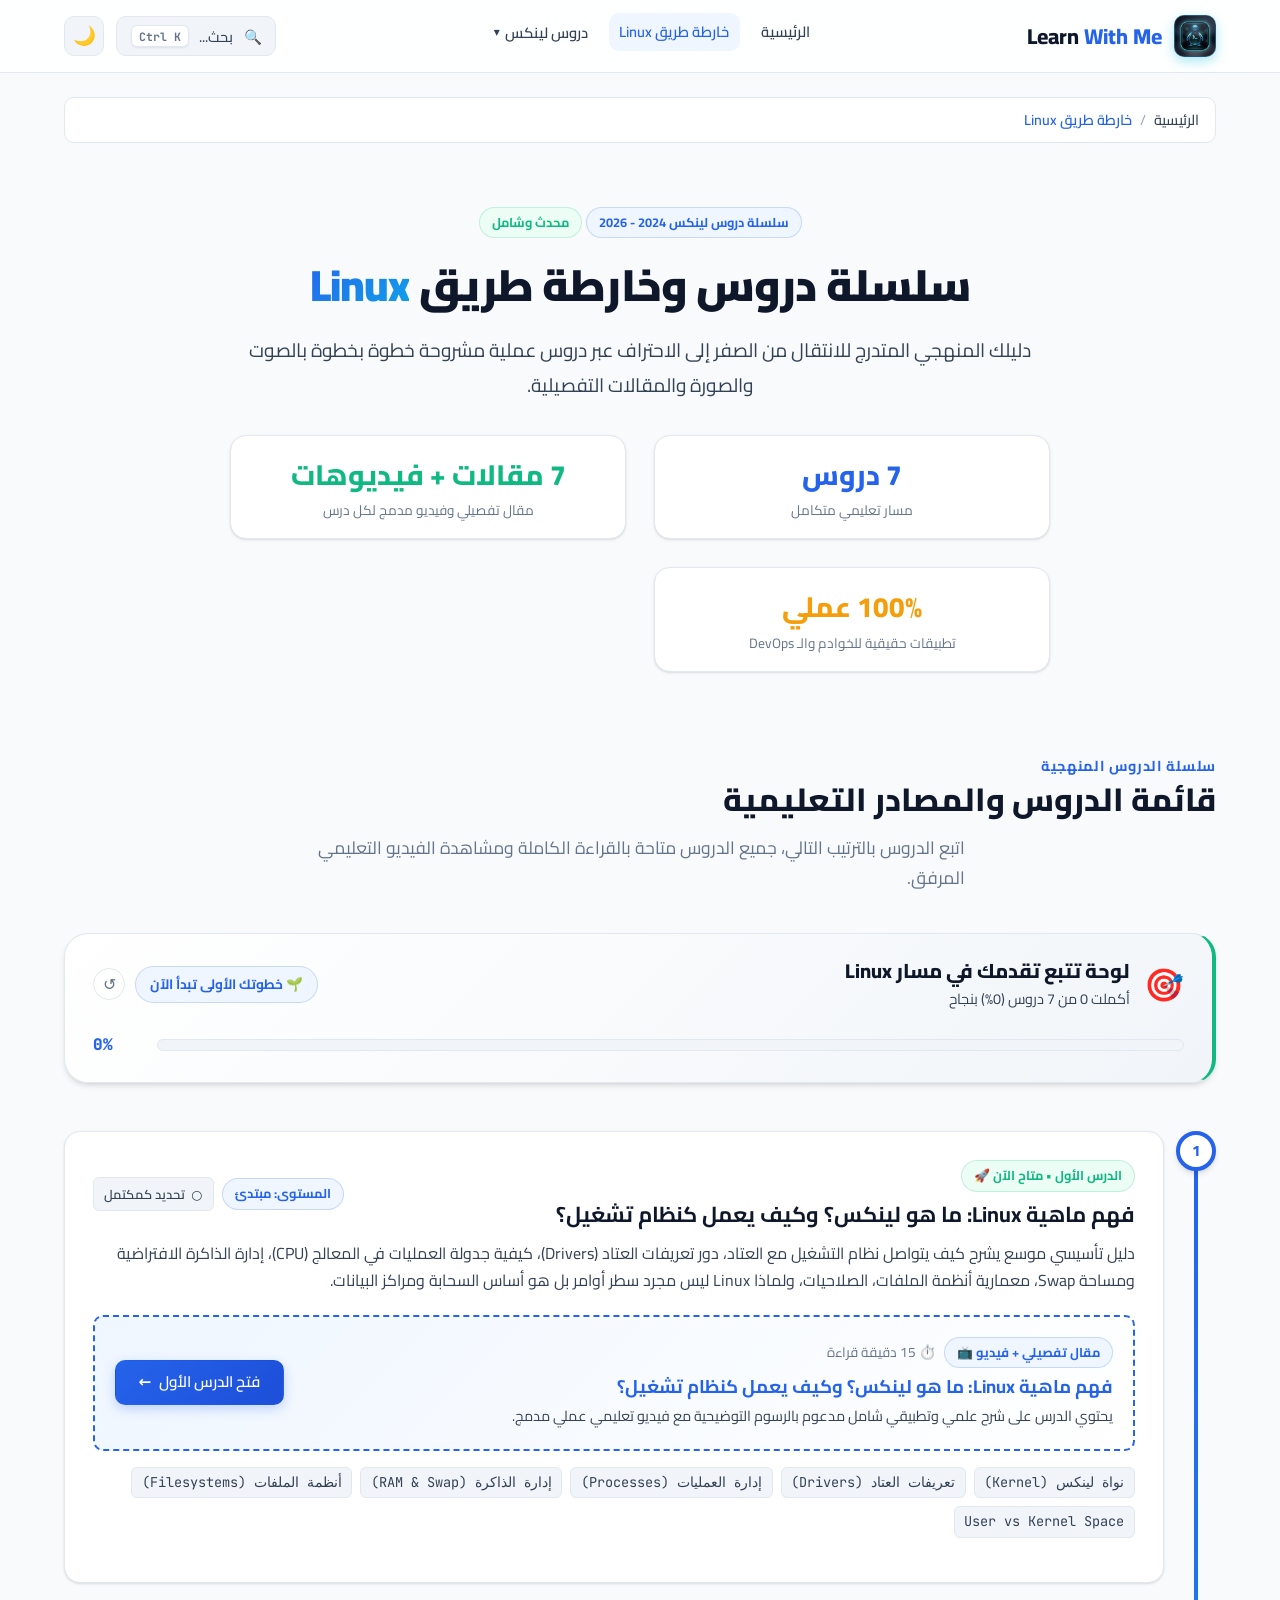
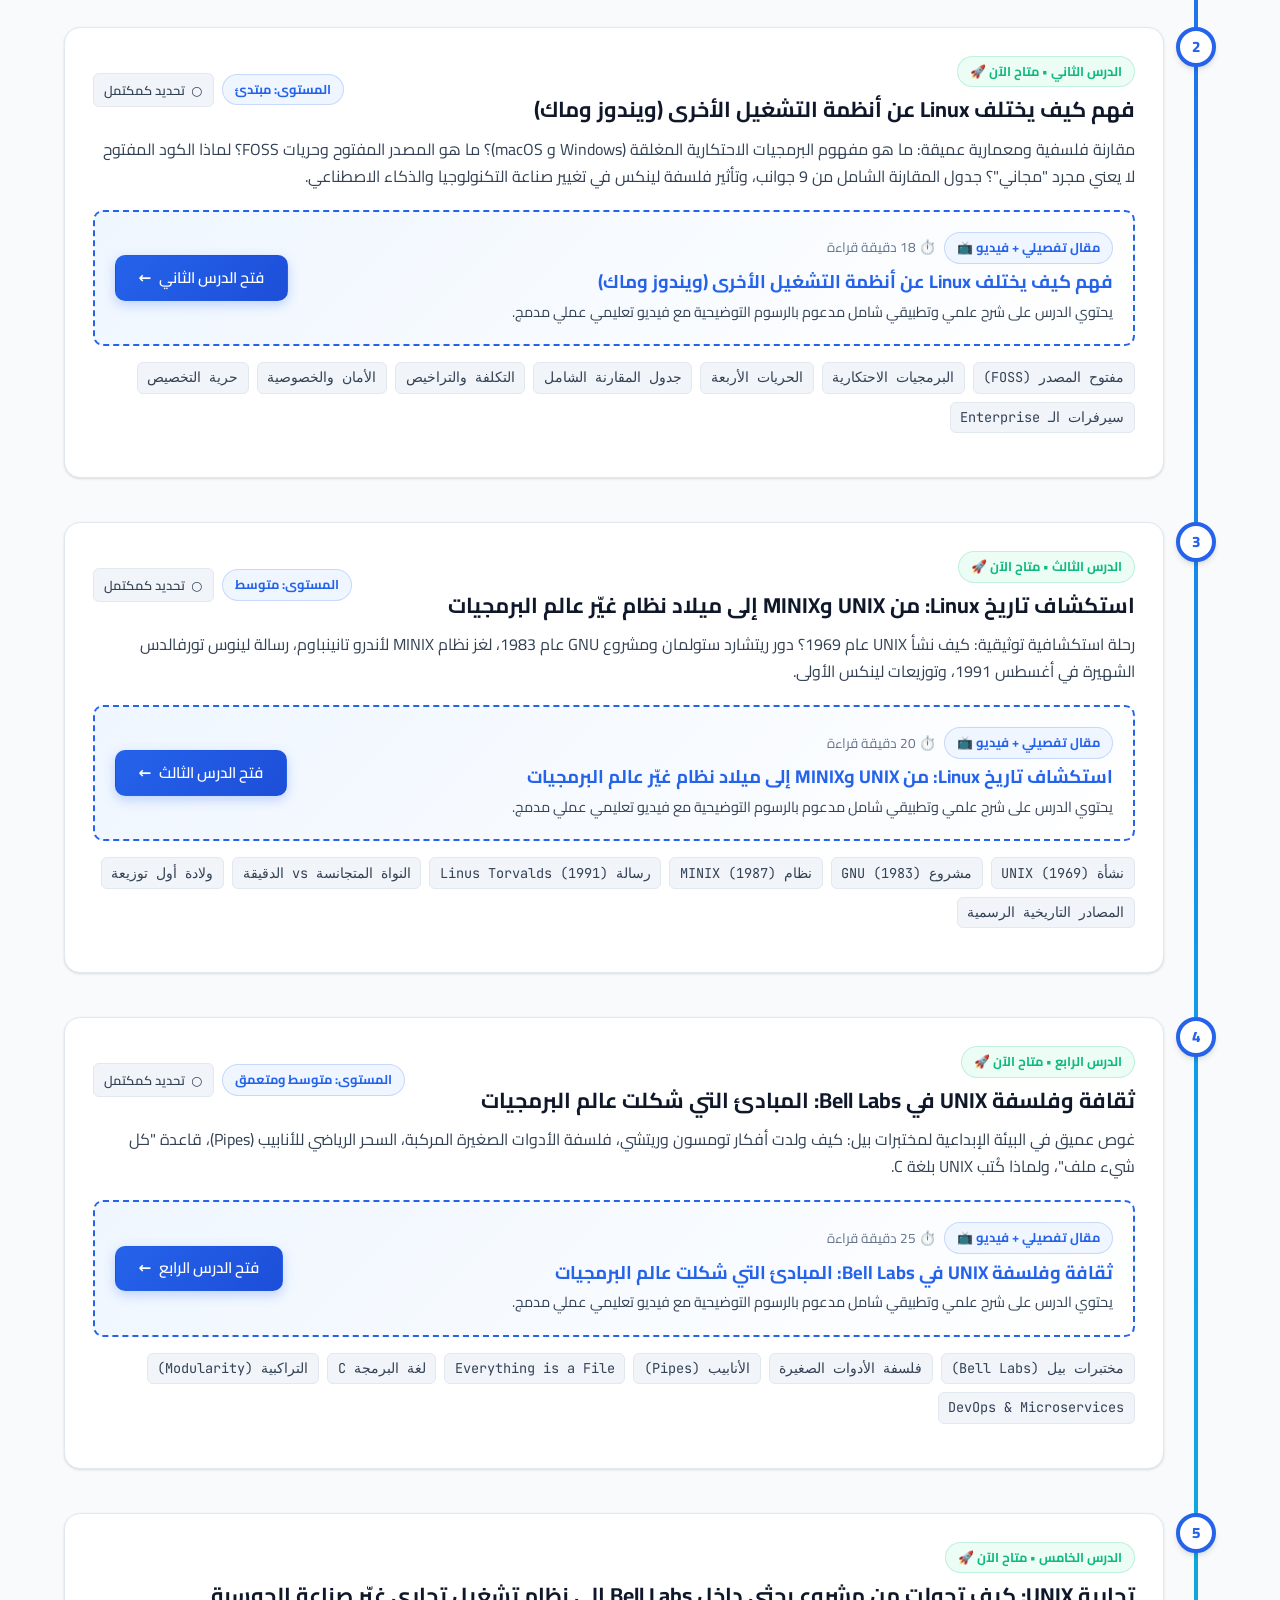
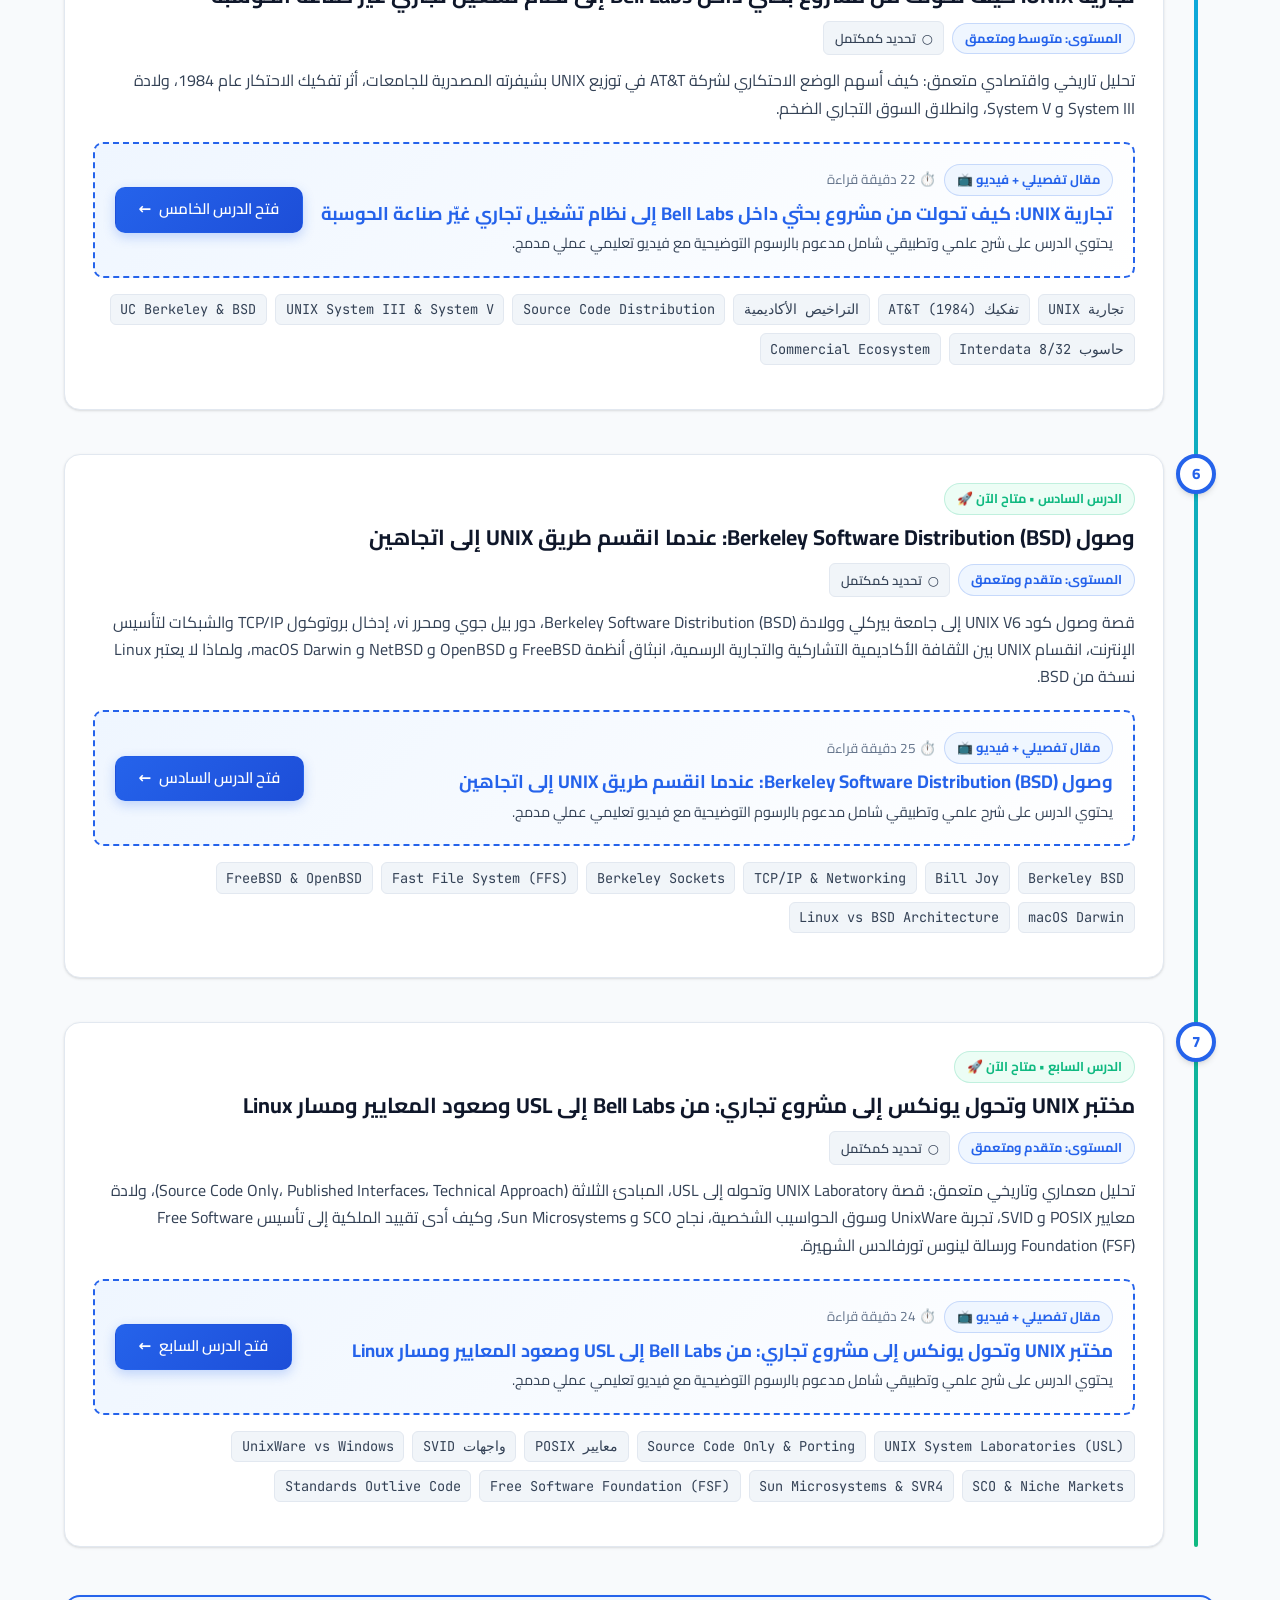
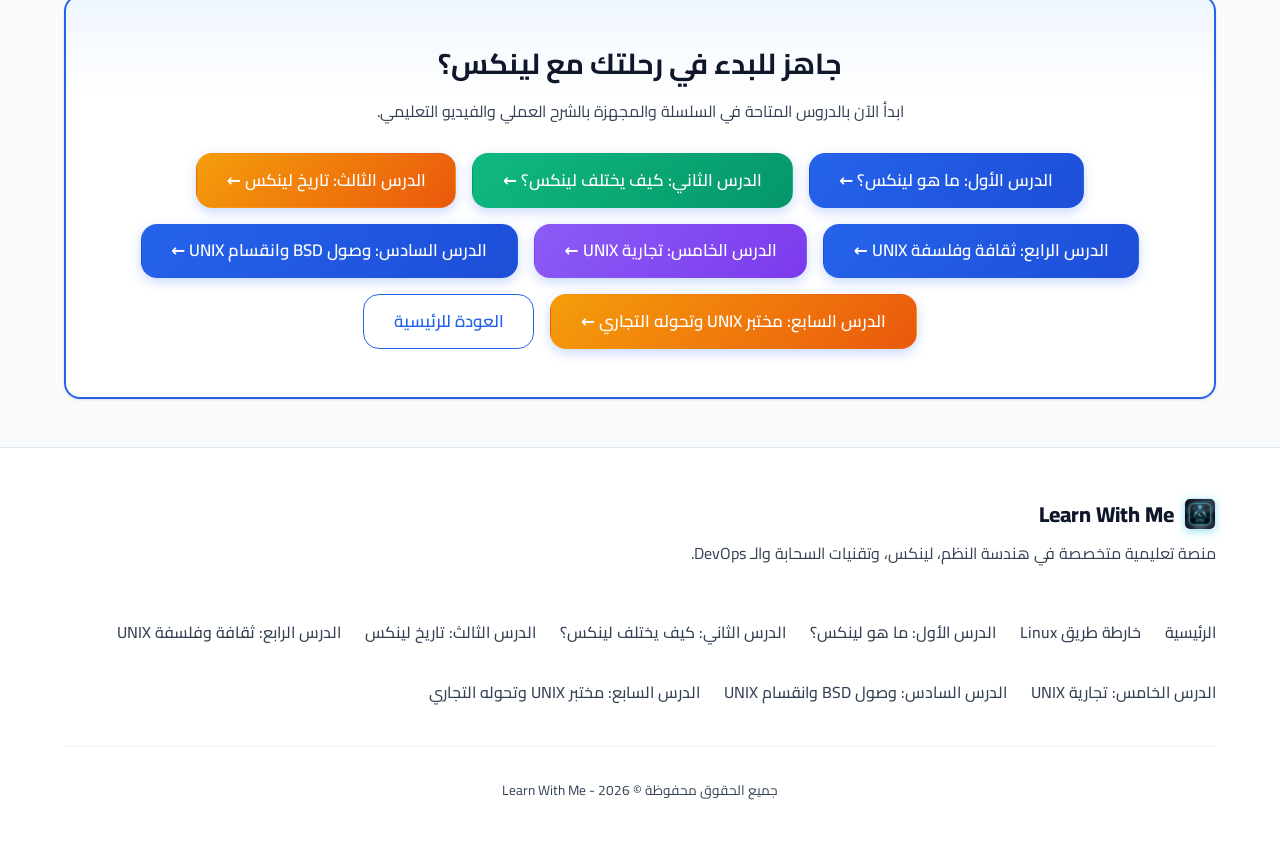
<file: linux-roadmap.html>
<!DOCTYPE html>
<html lang="ar" dir="rtl">
<head>
  <meta charset="UTF-8">
  <meta name="viewport" content="width=device-width, initial-scale=1.0">
  <title>خارطة طريق احتراف لينكس (Linux Roadmap) | Learn With Me</title>
  <meta name="description" content="خارطة طريق متكاملة ومنهجية لتعلم واحتراف نظام التشغيل لينكس من الصفر حتى إدارة السيرفرات والـ DevOps.">
  <link rel="icon" type="image/x-icon" href="favicon.ico">
  <link rel="icon" type="image/png" sizes="32x32" href="favicon-32x32.png">
  <link rel="icon" type="image/png" sizes="16x16" href="favicon-16x16.png">
  <link rel="apple-touch-icon" sizes="180x180" href="apple-touch-icon.png">
  <link rel="canonical" href="https://learn.jalalmahmoud.online/linux-roadmap.html">
  <link rel="stylesheet" href="style.css">
</head>
<body>

  <!-- Site Navigation -->
  <header class="site-header">
    <div class="container navbar">
      <a href="index.html" class="nav-brand">
        <div class="brand-icon">
          <img src="brand-icon.png" alt="Learn With Me Logo" width="42" height="42">
        </div>
        <div class="brand-text">Learn <span>With Me</span></div>
      </a>
      <ul class="nav-menu">
        <li><a href="index.html" class="nav-link">الرئيسية</a></li>
        <li><a href="linux-roadmap.html" class="nav-link active">خارطة طريق Linux</a></li>
        <li class="nav-dropdown">
          <button class="nav-link dropdown-toggle" type="button" aria-expanded="false" aria-haspopup="true">
            <span>دروس لينكس</span>
            <span class="dropdown-arrow">▾</span>
          </button>
          <div class="dropdown-menu">
            <div class="dropdown-header">سلسلة مدخل إلى Linux (7 دروس)</div>
            <a href="what-is-linux.html" class="dropdown-item" data-lesson-id="1">
              <span class="dropdown-item-num">01</span>
              <div class="dropdown-item-text">
                <span class="dropdown-item-title">الدرس الأول</span>
                <span class="dropdown-item-sub">ما هو لينكس؟</span>
              </div>
              <span class="dropdown-item-check" title="مكتمل">✓</span>
            </a>
            <a href="linux-vs-other-os.html" class="dropdown-item" data-lesson-id="2">
              <span class="dropdown-item-num">02</span>
              <div class="dropdown-item-text">
                <span class="dropdown-item-title">الدرس الثاني</span>
                <span class="dropdown-item-sub">كيف يختلف لينكس؟</span>
              </div>
              <span class="dropdown-item-check" title="مكتمل">✓</span>
            </a>
            <a href="history-of-linux.html" class="dropdown-item" data-lesson-id="3">
              <span class="dropdown-item-num">03</span>
              <div class="dropdown-item-text">
                <span class="dropdown-item-title">الدرس الثالث</span>
                <span class="dropdown-item-sub">تاريخ لينكس</span>
              </div>
              <span class="dropdown-item-check" title="مكتمل">✓</span>
            </a>
            <a href="unix-philosophy.html" class="dropdown-item" data-lesson-id="4">
              <span class="dropdown-item-num">04</span>
              <div class="dropdown-item-text">
                <span class="dropdown-item-title">الدرس الرابع</span>
                <span class="dropdown-item-sub">ثقافة وفلسفة UNIX</span>
              </div>
              <span class="dropdown-item-check" title="مكتمل">✓</span>
            </a>
            <a href="unix-commercialization.html" class="dropdown-item" data-lesson-id="5">
              <span class="dropdown-item-num">05</span>
              <div class="dropdown-item-text">
                <span class="dropdown-item-title">الدرس الخامس</span>
                <span class="dropdown-item-sub">تجارية UNIX</span>
              </div>
              <span class="dropdown-item-check" title="مكتمل">✓</span>
            </a>
            <a href="berkeley-software-distribution.html" class="dropdown-item" data-lesson-id="6">
              <span class="dropdown-item-num">06</span>
              <div class="dropdown-item-text">
                <span class="dropdown-item-title">الدرس السادس</span>
                <span class="dropdown-item-sub">وصول BSD وانقسام UNIX</span>
              </div>
              <span class="dropdown-item-check" title="مكتمل">✓</span>
            </a>
            <a href="unix-laboratory.html" class="dropdown-item" data-lesson-id="7">
              <span class="dropdown-item-num">07</span>
              <div class="dropdown-item-text">
                <span class="dropdown-item-title">الدرس السابع</span>
                <span class="dropdown-item-sub">مختبر UNIX وتحوله التجاري</span>
              </div>
              <span class="dropdown-item-check" title="مكتمل">✓</span>
            </a>
            <div class="dropdown-divider"></div>
            <a href="linux-roadmap.html" class="dropdown-footer-link">
              <span>استعراض كافة الدروس في خارطة الطريق ←</span>
            </a>
          </div>
        </li>
      </ul>
      <div class="nav-actions">
        <button id="searchTriggerBtn" class="search-trigger-btn" type="button" aria-label="بحث سريع في المنصة (Ctrl+K)">
          <span class="search-icon">🔍</span>
          <span class="search-btn-text">بحث...</span>
          <kbd class="search-kbd">Ctrl K</kbd>
        </button>
        <button id="themeToggle" class="theme-toggle-btn" aria-label="تبديل الوضع الليلي">🌙</button>
      </div>
    </div>
  </header>

  <!-- Main Content -->
  <main class="container">
    <!-- Breadcrumbs -->
    <nav class="breadcrumbs" aria-label="مسار التنقل">
      <a href="index.html">الرئيسية</a>
      <span class="separator">/</span>
      <span class="current">خارطة طريق Linux</span>
    </nav>

    <!-- Page Header / Hero -->
    <section class="hero" style="padding: 2.5rem 0 2rem;">
      <div class="hero-content">
        <div class="hero-badge-wrap">
          <span class="badge badge-primary">سلسلة دروس لينكس 2024 - 2026</span>
          <span class="badge badge-accent">محدث وشامل</span>
        </div>
        <h1 class="hero-title">
          سلسلة دروس وخارطة طريق <span class="highlight">Linux</span>
        </h1>
        <p class="hero-description">
          دليلك المنهجي المتدرج للانتقال من الصفر إلى الاحتراف عبر دروس عملية مشروحة خطوة بخطوة بالصوت والصورة والمقالات التفصيلية.
        </p>

        <!-- Stats Grid -->
        <div class="grid grid-3" style="margin-top: 1.5rem; text-align: center;">
          <div class="card" style="padding: 1rem;">
            <div style="font-size: 1.75rem; font-weight: 800; color: var(--primary);">7 دروس</div>
            <div style="color: var(--text-muted); font-size: 0.85rem;">مسار تعليمي متكامل</div>
          </div>
          <div class="card" style="padding: 1rem;">
            <div style="font-size: 1.75rem; font-weight: 800; color: var(--accent);">7 مقالات + فيديوهات</div>
            <div style="color: var(--text-muted); font-size: 0.85rem;">مقال تفصيلي وفيديو مدمج لكل درس</div>
          </div>
          <div class="card" style="padding: 1rem;">
            <div style="font-size: 1.75rem; font-weight: 800; color: var(--accent-orange);">100% عملي</div>
            <div style="color: var(--text-muted); font-size: 0.85rem;">تطبيقات حقيقية للخوادم والـ DevOps</div>
          </div>
        </div>
      </div>
    </section>

    <!-- Lessons Roadmap Timeline Section -->
    <section style="margin: 3rem 0;">
      <div class="section-header">
        <span class="section-tag">سلسلة الدروس المنهجية</span>
        <h2 class="section-title">قائمة الدروس والمصادر التعليمية</h2>
        <p class="section-subtitle">
          اتبع الدروس بالترتيب التالي، جميع الدروس متاحة بالقراءة الكاملة ومشاهدة الفيديو التعليمي المرفق.
        </p>
      </div>

            <!-- Personal Learning Progress Dashboard -->
      <div class="progress-dashboard-card" id="roadmapProgressCard">
        <div class="progress-dashboard-top">
          <div class="progress-dashboard-info">
            <span class="progress-icon">🎯</span>
            <div>
              <h3 class="progress-dashboard-title">لوحة تتبع تقدمك في مسار Linux</h3>
              <p class="progress-dashboard-subtitle" id="progressStatusText">أكملت 0 من 7 دروس (0%) بنجاح</p>
            </div>
          </div>
          <div class="progress-badge-wrap">
            <span class="progress-motivation-badge" id="progressMotivationBadge">🌱 خطوتك الأولى تبدأ الآن</span>
            <button class="progress-reset-btn" id="progressResetBtn" type="button" title="إعادة تعيين التقدم">↺</button>
          </div>
        </div>
        <div class="progress-bar-container">
          <div class="progress-bar-track">
            <div class="progress-bar-fill" id="roadmapProgressFill" style="width: 0%;"></div>
          </div>
          <span class="progress-percentage-label" id="progressPercentageLabel">0%</span>
        </div>
      </div>

      <div class="roadmap-container">

        <!-- Step 1: الدرس الأول -->
        <div class="roadmap-step" data-lesson-id="1">
          <div class="roadmap-marker">1</div>
          <div class="roadmap-content">
            <div class="roadmap-header">
              <div>
                <span class="badge badge-accent">الدرس الأول • متاح الآن 🚀</span>
                <h3 class="roadmap-step-title" style="margin-top: 0.5rem;">فهم ماهية Linux: ما هو لينكس؟ وكيف يعمل كنظام تشغيل؟</h3>
              </div>
              <div style="display: flex; gap: 0.5rem; align-items: center; flex-wrap: wrap;">
                <span class="badge badge-primary">المستوى: مبتدئ</span>
                <button class="roadmap-complete-btn" data-lesson-id="1" type="button" aria-label="تحديد الدرس كمكتمل">
                  <span class="btn-check-icon">○</span>
                  <span class="btn-check-text">تحديد كمكتمل</span>
                </button>
              </div>
            </div>
            <p>
              دليل تأسيسي موسع يشرح كيف يتواصل نظام التشغيل مع العتاد، دور تعريفات العتاد (Drivers)، كيفية جدولة العمليات في المعالج (CPU)، إدارة الذاكرة الافتراضية ومساحة Swap، معمارية أنظمة الملفات، الصلاحيات، ولماذا Linux ليس مجرد سطر أوامر بل هو أساس السحابة ومراكز البيانات.
            </p>

            <div class="roadmap-article-highlight">
              <div class="roadmap-article-info">
                <div style="display: flex; gap: 0.5rem; align-items: center; margin-bottom: 0.4rem; flex-wrap: wrap;">
                  <span class="badge badge-primary">مقال تفصيلي + فيديو 📺</span>
                  <span style="font-size: 0.85rem; color: var(--text-muted);">⏱️ 15 دقيقة قراءة</span>
                </div>
                <h4><a href="what-is-linux.html" style="color: inherit;">فهم ماهية Linux: ما هو لينكس؟ وكيف يعمل كنظام تشغيل؟</a></h4>
                <p>
                  يحتوي الدرس على شرح علمي وتطبيقي شامل مدعوم بالرسوم التوضيحية مع فيديو تعليمي عملي مدمج.
                </p>
              </div>
              <div>
                <a href="what-is-linux.html" class="btn btn-primary">
                  <span>فتح الدرس الأول</span>
                  <span>←</span>
                </a>
              </div>
            </div>

            <div class="roadmap-tags">
              <span class="roadmap-topic-tag">نواة لينكس (Kernel)</span>
              <span class="roadmap-topic-tag">تعريفات العتاد (Drivers)</span>
              <span class="roadmap-topic-tag">إدارة العمليات (Processes)</span>
              <span class="roadmap-topic-tag">إدارة الذاكرة (RAM & Swap)</span>
              <span class="roadmap-topic-tag">أنظمة الملفات (Filesystems)</span>
              <span class="roadmap-topic-tag">User vs Kernel Space</span>
            </div>
          </div>
        </div>

        <!-- Step 2: الدرس الثاني -->
        <div class="roadmap-step" data-lesson-id="2">
          <div class="roadmap-marker">2</div>
          <div class="roadmap-content">
            <div class="roadmap-header">
              <div>
                <span class="badge badge-accent">الدرس الثاني • متاح الآن 🚀</span>
                <h3 class="roadmap-step-title" style="margin-top: 0.5rem;">فهم كيف يختلف Linux عن أنظمة التشغيل الأخرى (ويندوز وماك)</h3>
              </div>
              <div style="display: flex; gap: 0.5rem; align-items: center; flex-wrap: wrap;">
                <span class="badge badge-primary">المستوى: مبتدئ</span>
                <button class="roadmap-complete-btn" data-lesson-id="2" type="button" aria-label="تحديد الدرس كمكتمل">
                  <span class="btn-check-icon">○</span>
                  <span class="btn-check-text">تحديد كمكتمل</span>
                </button>
              </div>
            </div>
            <p>
              مقارنة فلسفية ومعمارية عميقة: ما هو مفهوم البرمجيات الاحتكارية المغلقة (Windows و macOS)؟ ما هو المصدر المفتوح وحريات FOSS؟ لماذا الكود المفتوح لا يعني مجرد "مجاني"؟ جدول المقارنة الشامل من 9 جوانب، وتأثير فلسفة لينكس في تغيير صناعة التكنولوجيا والذكاء الاصطناعي.
            </p>

            <div class="roadmap-article-highlight">
              <div class="roadmap-article-info">
                <div style="display: flex; gap: 0.5rem; align-items: center; margin-bottom: 0.4rem; flex-wrap: wrap;">
                  <span class="badge badge-primary">مقال تفصيلي + فيديو 📺</span>
                  <span style="font-size: 0.85rem; color: var(--text-muted);">⏱️ 18 دقيقة قراءة</span>
                </div>
                <h4><a href="linux-vs-other-os.html" style="color: inherit;">فهم كيف يختلف Linux عن أنظمة التشغيل الأخرى (ويندوز وماك)</a></h4>
                <p>
                  يحتوي الدرس على شرح علمي وتطبيقي شامل مدعوم بالرسوم التوضيحية مع فيديو تعليمي عملي مدمج.
                </p>
              </div>
              <div>
                <a href="linux-vs-other-os.html" class="btn btn-primary">
                  <span>فتح الدرس الثاني</span>
                  <span>←</span>
                </a>
              </div>
            </div>

            <div class="roadmap-tags">
              <span class="roadmap-topic-tag">مفتوح المصدر (FOSS)</span>
              <span class="roadmap-topic-tag">البرمجيات الاحتكارية</span>
              <span class="roadmap-topic-tag">الحريات الأربعة</span>
              <span class="roadmap-topic-tag">جدول المقارنة الشامل</span>
              <span class="roadmap-topic-tag">التكلفة والتراخيص</span>
              <span class="roadmap-topic-tag">الأمان والخصوصية</span>
              <span class="roadmap-topic-tag">حرية التخصيص</span>
              <span class="roadmap-topic-tag">سيرفرات الـ Enterprise</span>
            </div>
          </div>
        </div>

        <!-- Step 3: الدرس الثالث -->
        <div class="roadmap-step" data-lesson-id="3">
          <div class="roadmap-marker">3</div>
          <div class="roadmap-content">
            <div class="roadmap-header">
              <div>
                <span class="badge badge-accent">الدرس الثالث • متاح الآن 🚀</span>
                <h3 class="roadmap-step-title" style="margin-top: 0.5rem;">استكشاف تاريخ Linux: من UNIX وMINIX إلى ميلاد نظام غيّر عالم البرمجيات</h3>
              </div>
              <div style="display: flex; gap: 0.5rem; align-items: center; flex-wrap: wrap;">
                <span class="badge badge-primary">المستوى: متوسط</span>
                <button class="roadmap-complete-btn" data-lesson-id="3" type="button" aria-label="تحديد الدرس كمكتمل">
                  <span class="btn-check-icon">○</span>
                  <span class="btn-check-text">تحديد كمكتمل</span>
                </button>
              </div>
            </div>
            <p>
              رحلة استكشافية توثيقية: كيف نشأ UNIX عام 1969؟ دور ريتشارد ستولمان ومشروع GNU عام 1983، لغز نظام MINIX لأندرو تانينباوم، رسالة لينوس تورفالدس الشهيرة في أغسطس 1991، وتوزيعات لينكس الأولى.
            </p>

            <div class="roadmap-article-highlight">
              <div class="roadmap-article-info">
                <div style="display: flex; gap: 0.5rem; align-items: center; margin-bottom: 0.4rem; flex-wrap: wrap;">
                  <span class="badge badge-primary">مقال تفصيلي + فيديو 📺</span>
                  <span style="font-size: 0.85rem; color: var(--text-muted);">⏱️ 20 دقيقة قراءة</span>
                </div>
                <h4><a href="history-of-linux.html" style="color: inherit;">استكشاف تاريخ Linux: من UNIX وMINIX إلى ميلاد نظام غيّر عالم البرمجيات</a></h4>
                <p>
                  يحتوي الدرس على شرح علمي وتطبيقي شامل مدعوم بالرسوم التوضيحية مع فيديو تعليمي عملي مدمج.
                </p>
              </div>
              <div>
                <a href="history-of-linux.html" class="btn btn-primary">
                  <span>فتح الدرس الثالث</span>
                  <span>←</span>
                </a>
              </div>
            </div>

            <div class="roadmap-tags">
              <span class="roadmap-topic-tag">نشأة UNIX (1969)</span>
              <span class="roadmap-topic-tag">مشروع GNU (1983)</span>
              <span class="roadmap-topic-tag">نظام MINIX (1987)</span>
              <span class="roadmap-topic-tag">رسالة Linus Torvalds (1991)</span>
              <span class="roadmap-topic-tag">النواة المتجانسة vs الدقيقة</span>
              <span class="roadmap-topic-tag">ولادة أول توزيعة</span>
              <span class="roadmap-topic-tag">المصادر التاريخية الرسمية</span>
            </div>
          </div>
        </div>

        <!-- Step 4: الدرس الرابع -->
        <div class="roadmap-step" data-lesson-id="4">
          <div class="roadmap-marker">4</div>
          <div class="roadmap-content">
            <div class="roadmap-header">
              <div>
                <span class="badge badge-accent">الدرس الرابع • متاح الآن 🚀</span>
                <h3 class="roadmap-step-title" style="margin-top: 0.5rem;">ثقافة وفلسفة UNIX في Bell Labs: المبادئ التي شكلت عالم البرمجيات</h3>
              </div>
              <div style="display: flex; gap: 0.5rem; align-items: center; flex-wrap: wrap;">
                <span class="badge badge-primary">المستوى: متوسط ومتعمق</span>
                <button class="roadmap-complete-btn" data-lesson-id="4" type="button" aria-label="تحديد الدرس كمكتمل">
                  <span class="btn-check-icon">○</span>
                  <span class="btn-check-text">تحديد كمكتمل</span>
                </button>
              </div>
            </div>
            <p>
              غوص عميق في البيئة الإبداعية لمختبرات بيل: كيف ولدت أفكار تومسون وريتشي، فلسفة الأدوات الصغيرة المركبة، السحر الرياضي للأنابيب (Pipes)، قاعدة "كل شيء ملف"، ولماذا كُتب UNIX بلغة C.
            </p>

            <div class="roadmap-article-highlight">
              <div class="roadmap-article-info">
                <div style="display: flex; gap: 0.5rem; align-items: center; margin-bottom: 0.4rem; flex-wrap: wrap;">
                  <span class="badge badge-primary">مقال تفصيلي + فيديو 📺</span>
                  <span style="font-size: 0.85rem; color: var(--text-muted);">⏱️ 25 دقيقة قراءة</span>
                </div>
                <h4><a href="unix-philosophy.html" style="color: inherit;">ثقافة وفلسفة UNIX في Bell Labs: المبادئ التي شكلت عالم البرمجيات</a></h4>
                <p>
                  يحتوي الدرس على شرح علمي وتطبيقي شامل مدعوم بالرسوم التوضيحية مع فيديو تعليمي عملي مدمج.
                </p>
              </div>
              <div>
                <a href="unix-philosophy.html" class="btn btn-primary">
                  <span>فتح الدرس الرابع</span>
                  <span>←</span>
                </a>
              </div>
            </div>

            <div class="roadmap-tags">
              <span class="roadmap-topic-tag">مختبرات بيل (Bell Labs)</span>
              <span class="roadmap-topic-tag">فلسفة الأدوات الصغيرة</span>
              <span class="roadmap-topic-tag">الأنابيب (Pipes)</span>
              <span class="roadmap-topic-tag">Everything is a File</span>
              <span class="roadmap-topic-tag">لغة البرمجة C</span>
              <span class="roadmap-topic-tag">التراكبية (Modularity)</span>
              <span class="roadmap-topic-tag">DevOps & Microservices</span>
            </div>
          </div>
        </div>

        <!-- Step 5: الدرس الخامس -->
        <div class="roadmap-step" data-lesson-id="5">
          <div class="roadmap-marker">5</div>
          <div class="roadmap-content">
            <div class="roadmap-header">
              <div>
                <span class="badge badge-accent">الدرس الخامس • متاح الآن 🚀</span>
                <h3 class="roadmap-step-title" style="margin-top: 0.5rem;">تجارية UNIX: كيف تحولت من مشروع بحثي داخل Bell Labs إلى نظام تشغيل تجاري غيّر صناعة الحوسبة</h3>
              </div>
              <div style="display: flex; gap: 0.5rem; align-items: center; flex-wrap: wrap;">
                <span class="badge badge-primary">المستوى: متوسط ومتعمق</span>
                <button class="roadmap-complete-btn" data-lesson-id="5" type="button" aria-label="تحديد الدرس كمكتمل">
                  <span class="btn-check-icon">○</span>
                  <span class="btn-check-text">تحديد كمكتمل</span>
                </button>
              </div>
            </div>
            <p>
              تحليل تاريخي واقتصادي متعمق: كيف أسهم الوضع الاحتكاري لشركة AT&amp;T في توزيع UNIX بشيفرته المصدرية للجامعات، أثر تفكيك الاحتكار عام 1984، ولادة System III و System V، وانطلاق السوق التجاري الضخم.
            </p>

            <div class="roadmap-article-highlight">
              <div class="roadmap-article-info">
                <div style="display: flex; gap: 0.5rem; align-items: center; margin-bottom: 0.4rem; flex-wrap: wrap;">
                  <span class="badge badge-primary">مقال تفصيلي + فيديو 📺</span>
                  <span style="font-size: 0.85rem; color: var(--text-muted);">⏱️ 22 دقيقة قراءة</span>
                </div>
                <h4><a href="unix-commercialization.html" style="color: inherit;">تجارية UNIX: كيف تحولت من مشروع بحثي داخل Bell Labs إلى نظام تشغيل تجاري غيّر صناعة الحوسبة</a></h4>
                <p>
                  يحتوي الدرس على شرح علمي وتطبيقي شامل مدعوم بالرسوم التوضيحية مع فيديو تعليمي عملي مدمج.
                </p>
              </div>
              <div>
                <a href="unix-commercialization.html" class="btn btn-primary">
                  <span>فتح الدرس الخامس</span>
                  <span>←</span>
                </a>
              </div>
            </div>

            <div class="roadmap-tags">
              <span class="roadmap-topic-tag">تجارية UNIX</span>
              <span class="roadmap-topic-tag">تفكيك AT&T (1984)</span>
              <span class="roadmap-topic-tag">التراخيص الأكاديمية</span>
              <span class="roadmap-topic-tag">Source Code Distribution</span>
              <span class="roadmap-topic-tag">UNIX System III & System V</span>
              <span class="roadmap-topic-tag">UC Berkeley & BSD</span>
              <span class="roadmap-topic-tag">حاسوب Interdata 8/32</span>
              <span class="roadmap-topic-tag">Commercial Ecosystem</span>
            </div>
          </div>
        </div>

        <!-- Step 6: الدرس السادس -->
        <div class="roadmap-step" data-lesson-id="6">
          <div class="roadmap-marker">6</div>
          <div class="roadmap-content">
            <div class="roadmap-header">
              <div>
                <span class="badge badge-accent">الدرس السادس • متاح الآن 🚀</span>
                <h3 class="roadmap-step-title" style="margin-top: 0.5rem;">وصول Berkeley Software Distribution (BSD): عندما انقسم طريق UNIX إلى اتجاهين</h3>
              </div>
              <div style="display: flex; gap: 0.5rem; align-items: center; flex-wrap: wrap;">
                <span class="badge badge-primary">المستوى: متقدم ومتعمق</span>
                <button class="roadmap-complete-btn" data-lesson-id="6" type="button" aria-label="تحديد الدرس كمكتمل">
                  <span class="btn-check-icon">○</span>
                  <span class="btn-check-text">تحديد كمكتمل</span>
                </button>
              </div>
            </div>
            <p>
              قصة وصول كود UNIX V6 إلى جامعة بيركلي وولادة Berkeley Software Distribution (BSD)، دور بيل جوي ومحرر vi، إدخال بروتوكول TCP/IP والشبكات لتأسيس الإنترنت، انقسام UNIX بين الثقافة الأكاديمية التشاركية والتجارية الرسمية، انبثاق أنظمة FreeBSD و OpenBSD و NetBSD و macOS Darwin، ولماذا لا يعتبر Linux نسخة من BSD.
            </p>

            <div class="roadmap-article-highlight">
              <div class="roadmap-article-info">
                <div style="display: flex; gap: 0.5rem; align-items: center; margin-bottom: 0.4rem; flex-wrap: wrap;">
                  <span class="badge badge-primary">مقال تفصيلي + فيديو 📺</span>
                  <span style="font-size: 0.85rem; color: var(--text-muted);">⏱️ 25 دقيقة قراءة</span>
                </div>
                <h4><a href="berkeley-software-distribution.html" style="color: inherit;">وصول Berkeley Software Distribution (BSD): عندما انقسم طريق UNIX إلى اتجاهين</a></h4>
                <p>
                  يحتوي الدرس على شرح علمي وتطبيقي شامل مدعوم بالرسوم التوضيحية مع فيديو تعليمي عملي مدمج.
                </p>
              </div>
              <div>
                <a href="berkeley-software-distribution.html" class="btn btn-primary">
                  <span>فتح الدرس السادس</span>
                  <span>←</span>
                </a>
              </div>
            </div>

            <div class="roadmap-tags">
              <span class="roadmap-topic-tag">Berkeley BSD</span>
              <span class="roadmap-topic-tag">Bill Joy</span>
              <span class="roadmap-topic-tag">TCP/IP & Networking</span>
              <span class="roadmap-topic-tag">Berkeley Sockets</span>
              <span class="roadmap-topic-tag">Fast File System (FFS)</span>
              <span class="roadmap-topic-tag">FreeBSD & OpenBSD</span>
              <span class="roadmap-topic-tag">macOS Darwin</span>
              <span class="roadmap-topic-tag">Linux vs BSD Architecture</span>
            </div>
          </div>
        </div>

        <!-- Step 7: الدرس السابع -->
        <div class="roadmap-step" data-lesson-id="7">
          <div class="roadmap-marker">7</div>
          <div class="roadmap-content">
            <div class="roadmap-header">
              <div>
                <span class="badge badge-accent">الدرس السابع • متاح الآن 🚀</span>
                <h3 class="roadmap-step-title" style="margin-top: 0.5rem;">مختبر UNIX وتحول يونكس إلى مشروع تجاري: من Bell Labs إلى USL وصعود المعايير ومسار Linux</h3>
              </div>
              <div style="display: flex; gap: 0.5rem; align-items: center; flex-wrap: wrap;">
                <span class="badge badge-primary">المستوى: متقدم ومتعمق</span>
                <button class="roadmap-complete-btn" data-lesson-id="7" type="button" aria-label="تحديد الدرس كمكتمل">
                  <span class="btn-check-icon">○</span>
                  <span class="btn-check-text">تحديد كمكتمل</span>
                </button>
              </div>
            </div>
            <p>
              تحليل معماري وتاريخي متعمق: قصة UNIX Laboratory وتحوله إلى USL، المبادئ الثلاثة (Source Code Only، Published Interfaces، Technical Approach)، ولادة معايير POSIX و SVID، تجربة UnixWare وسوق الحواسيب الشخصية، نجاح SCO و Sun Microsystems، وكيف أدى تقييد الملكية إلى تأسيس Free Software Foundation (FSF) ورسالة لينوس تورفالدس الشهيرة.
            </p>

            <div class="roadmap-article-highlight">
              <div class="roadmap-article-info">
                <div style="display: flex; gap: 0.5rem; align-items: center; margin-bottom: 0.4rem; flex-wrap: wrap;">
                  <span class="badge badge-primary">مقال تفصيلي + فيديو 📺</span>
                  <span style="font-size: 0.85rem; color: var(--text-muted);">⏱️ 24 دقيقة قراءة</span>
                </div>
                <h4><a href="unix-laboratory.html" style="color: inherit;">مختبر UNIX وتحول يونكس إلى مشروع تجاري: من Bell Labs إلى USL وصعود المعايير ومسار Linux</a></h4>
                <p>
                  يحتوي الدرس على شرح علمي وتطبيقي شامل مدعوم بالرسوم التوضيحية مع فيديو تعليمي عملي مدمج.
                </p>
              </div>
              <div>
                <a href="unix-laboratory.html" class="btn btn-primary">
                  <span>فتح الدرس السابع</span>
                  <span>←</span>
                </a>
              </div>
            </div>

            <div class="roadmap-tags">
              <span class="roadmap-topic-tag">UNIX System Laboratories (USL)</span>
              <span class="roadmap-topic-tag">Source Code Only & Porting</span>
              <span class="roadmap-topic-tag">معايير POSIX</span>
              <span class="roadmap-topic-tag">واجهات SVID</span>
              <span class="roadmap-topic-tag">UnixWare vs Windows</span>
              <span class="roadmap-topic-tag">SCO & Niche Markets</span>
              <span class="roadmap-topic-tag">Sun Microsystems & SVR4</span>
              <span class="roadmap-topic-tag">Free Software Foundation (FSF)</span>
              <span class="roadmap-topic-tag">Standards Outlive Code</span>
            </div>
          </div>
        </div>

      </div>
    </section>

    <!-- Call to Action Banner -->
    <section class="card card-featured" style="margin: 3rem 0; text-align: center; padding: 3rem 2rem;">
      <h3 style="font-size: 1.8rem; margin-bottom: 1rem;">جاهز للبدء في رحلتك مع لينكس؟</h3>
      <p style="max-width: 650px; margin: 0 auto 1.75rem; color: var(--text-secondary);">
        ابدأ الآن بالدروس المتاحة في السلسلة والمجهزة بالشرح العملي والفيديو التعليمي.
      </p>
      <div style="display: flex; gap: 1rem; justify-content: center; flex-wrap: wrap;">
        <a href="what-is-linux.html" class="btn btn-primary btn-lg" style="background: linear-gradient(135deg, var(--primary), #1d4ed8);">
          <span>الدرس الأول: ما هو لينكس؟ ←</span>
        </a>
        <a href="linux-vs-other-os.html" class="btn btn-primary btn-lg" style="background: linear-gradient(135deg, var(--accent), #059669);">
          <span>الدرس الثاني: كيف يختلف لينكس؟ ←</span>
        </a>
        <a href="history-of-linux.html" class="btn btn-primary btn-lg" style="background: linear-gradient(135deg, var(--accent-orange), #ea580c);">
          <span>الدرس الثالث: تاريخ لينكس ←</span>
        </a>
        <a href="unix-philosophy.html" class="btn btn-primary btn-lg" style="background: linear-gradient(135deg, var(--primary), #1d4ed8);">
          <span>الدرس الرابع: ثقافة وفلسفة UNIX ←</span>
        </a>
        <a href="unix-commercialization.html" class="btn btn-primary btn-lg" style="background: linear-gradient(135deg, var(--accent-purple), #7c3aed);">
          <span>الدرس الخامس: تجارية UNIX ←</span>
        </a>
        <a href="berkeley-software-distribution.html" class="btn btn-primary btn-lg" style="background: linear-gradient(135deg, #2563eb, #1d4ed8);">
          <span>الدرس السادس: وصول BSD وانقسام UNIX ←</span>
        </a>
        <a href="unix-laboratory.html" class="btn btn-primary btn-lg" style="background: linear-gradient(135deg, var(--accent-orange), #ea580c);">
          <span>الدرس السابع: مختبر UNIX وتحوله التجاري ←</span>
        </a>
        <a href="index.html" class="btn btn-outline btn-lg">
          <span>العودة للرئيسية</span>
        </a>
      </div>
    </section>
  </main>

  <!-- Site Footer -->
  <footer class="site-footer">
    <div class="container">
      <div class="footer-top">
        <div class="footer-brand">
          <span class="footer-logo">
            <img src="brand-icon.png" alt="Learn With Me Logo" width="32" height="32">
            <span>Learn With Me</span>
          </span>
          <p>منصة تعليمية متخصصة في هندسة النظم، لينكس، وتقنيات السحابة والـ DevOps.</p>
        </div>
        <ul class="footer-links">
          <li><a href="index.html">الرئيسية</a></li>
          <li><a href="linux-roadmap.html">خارطة طريق Linux</a></li>
          <li><a href="what-is-linux.html">الدرس الأول: ما هو لينكس؟</a></li>
          <li><a href="linux-vs-other-os.html">الدرس الثاني: كيف يختلف لينكس؟</a></li>
          <li><a href="history-of-linux.html">الدرس الثالث: تاريخ لينكس</a></li>
          <li><a href="unix-philosophy.html">الدرس الرابع: ثقافة وفلسفة UNIX</a></li>
          <li><a href="unix-commercialization.html">الدرس الخامس: تجارية UNIX</a></li>
          <li><a href="berkeley-software-distribution.html">الدرس السادس: وصول BSD وانقسام UNIX</a></li>
          <li><a href="unix-laboratory.html">الدرس السابع: مختبر UNIX وتحوله التجاري</a></li>
        </ul>
      </div>
      <div class="footer-bottom">
        <p>جميع الحقوق محفوظة &copy; 2026 - Learn With Me</p>
      </div>
    </div>
  </footer>

  <!-- Interactive Enhancements & Theme Script -->
  <script src="script.js"></script>
</body>
</html>
</file>
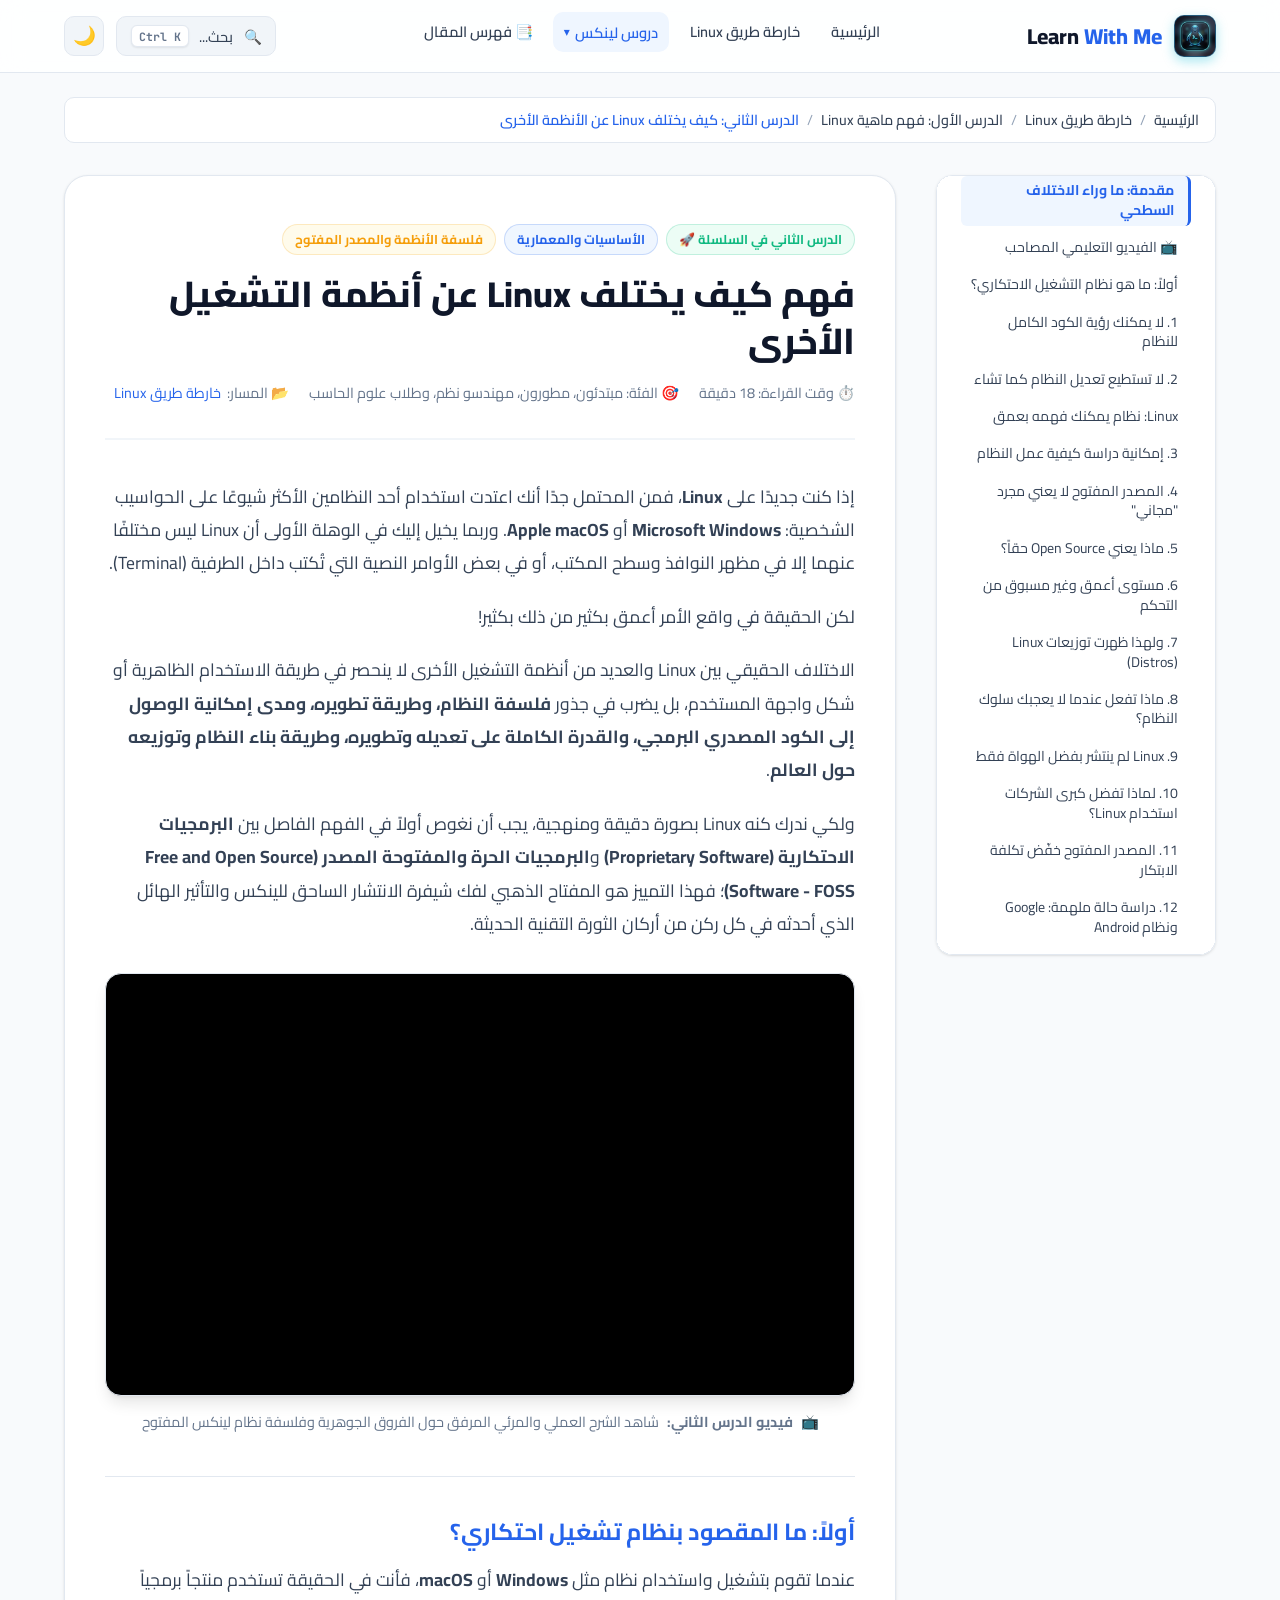
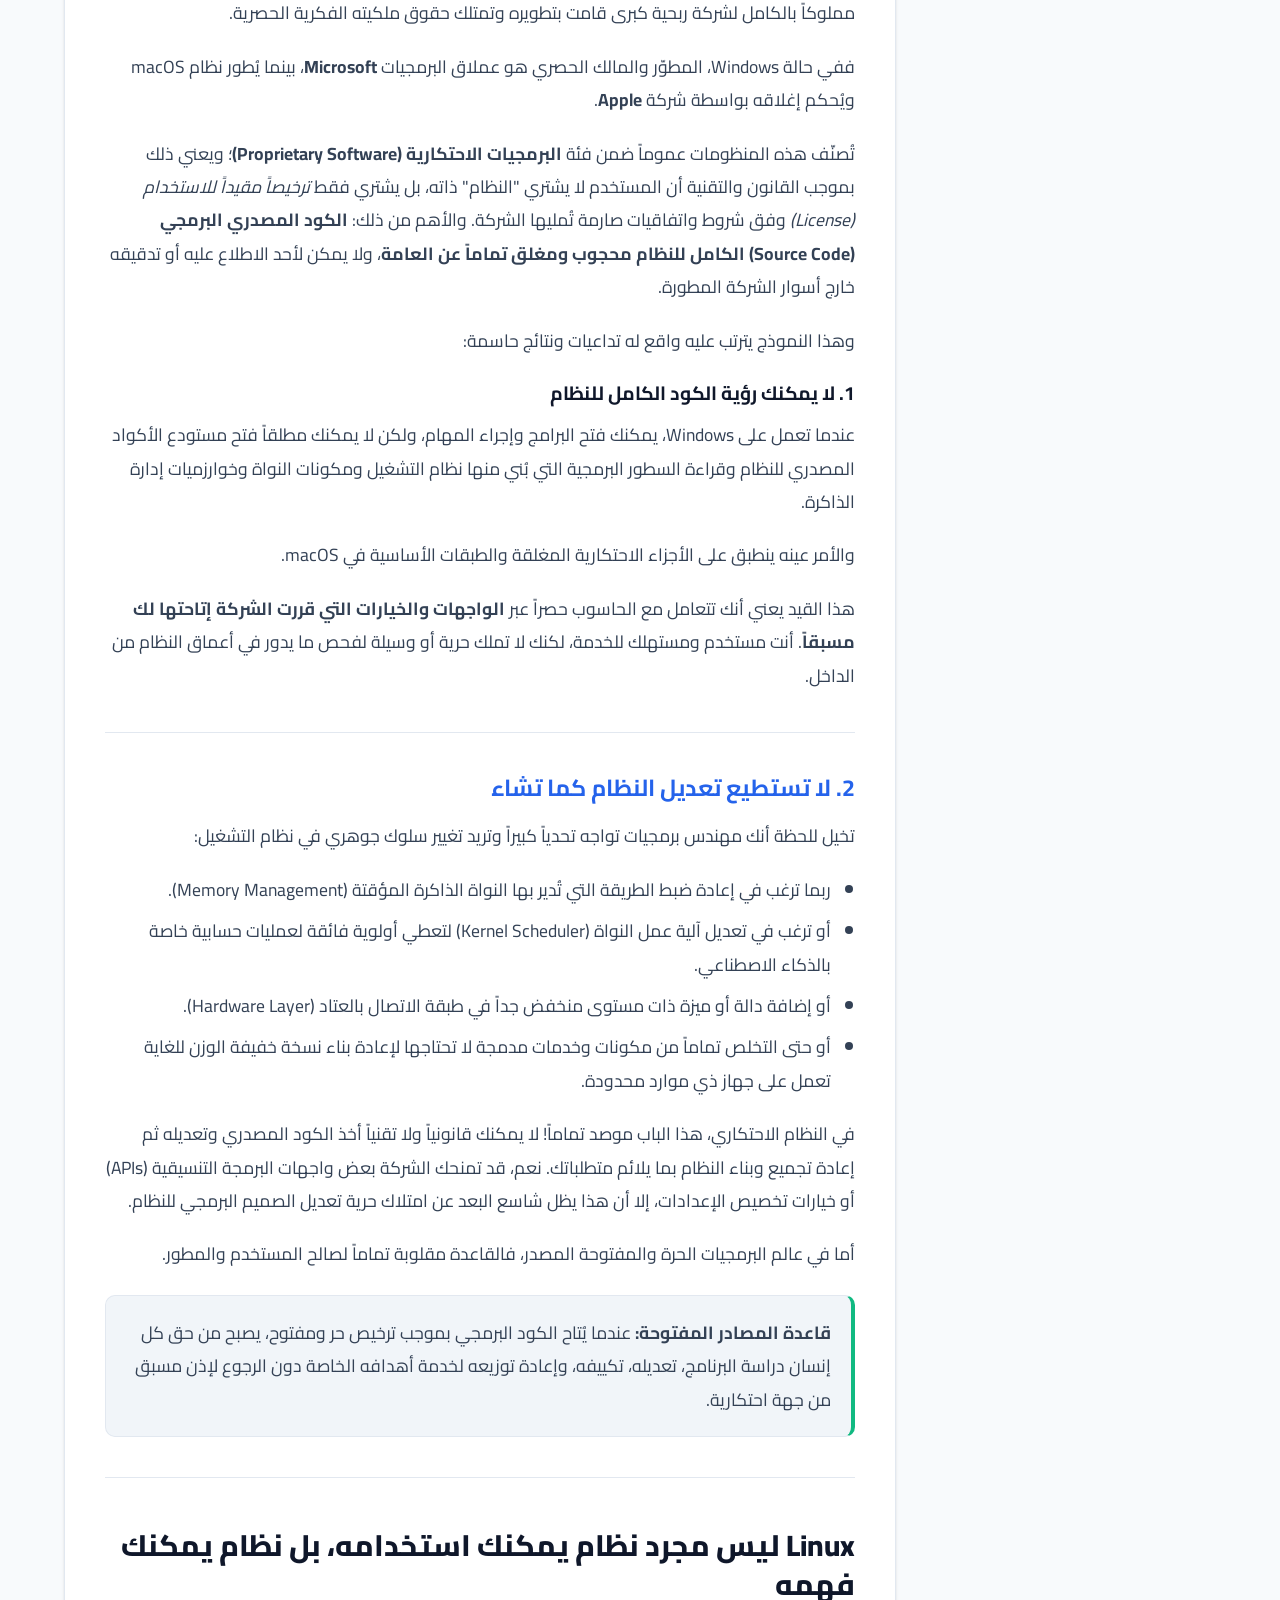
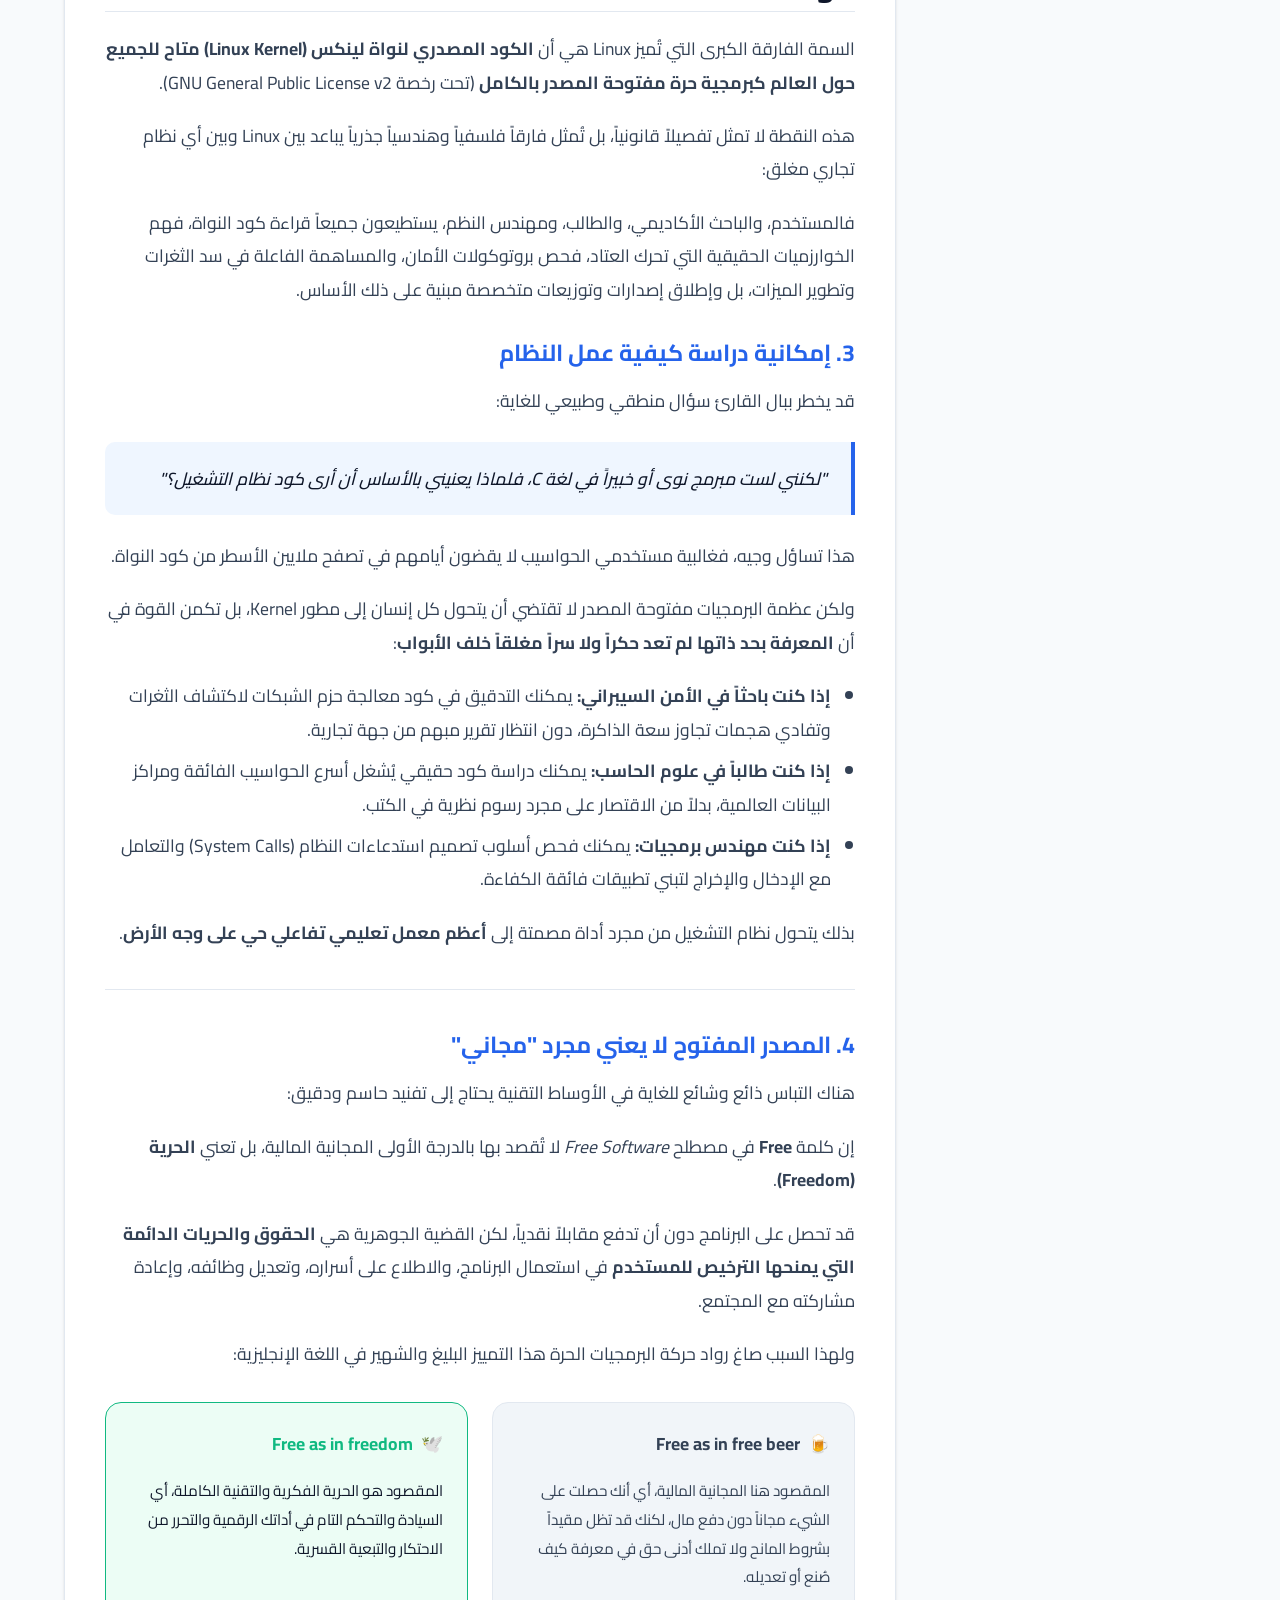
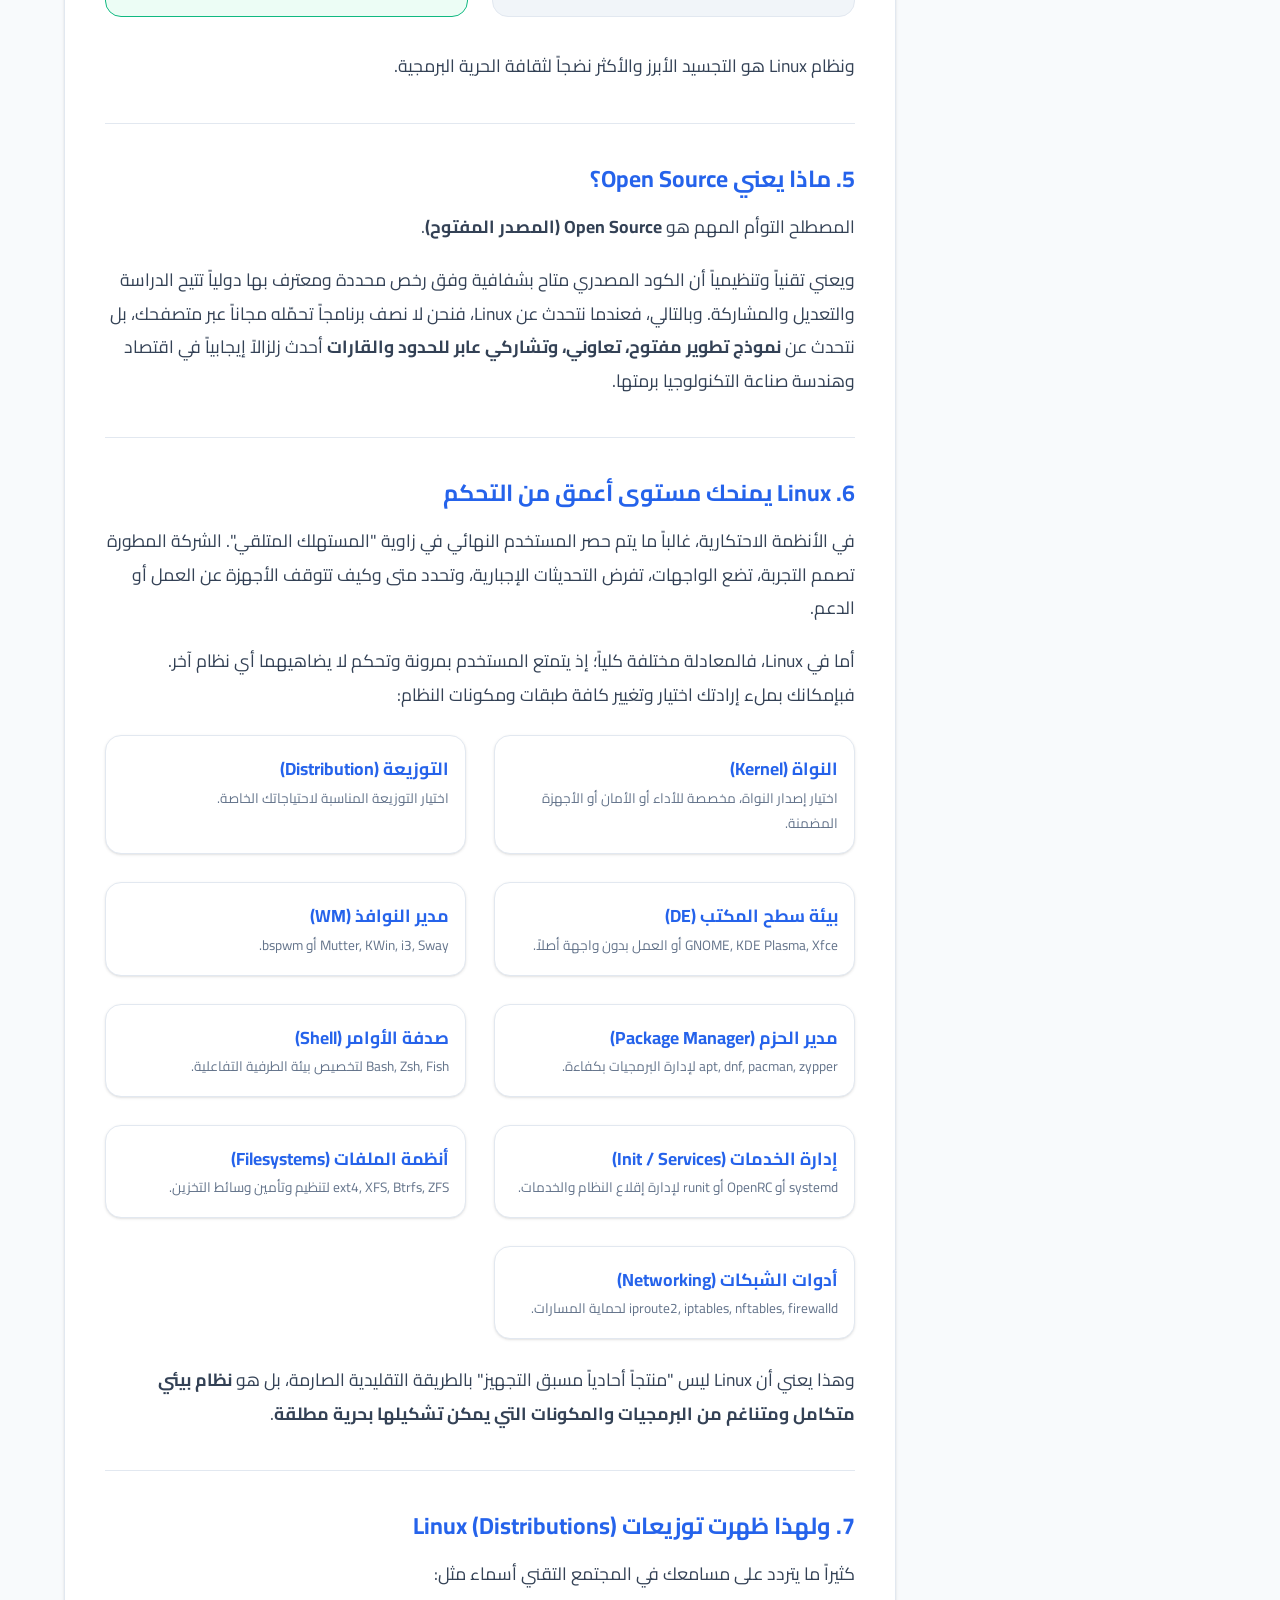
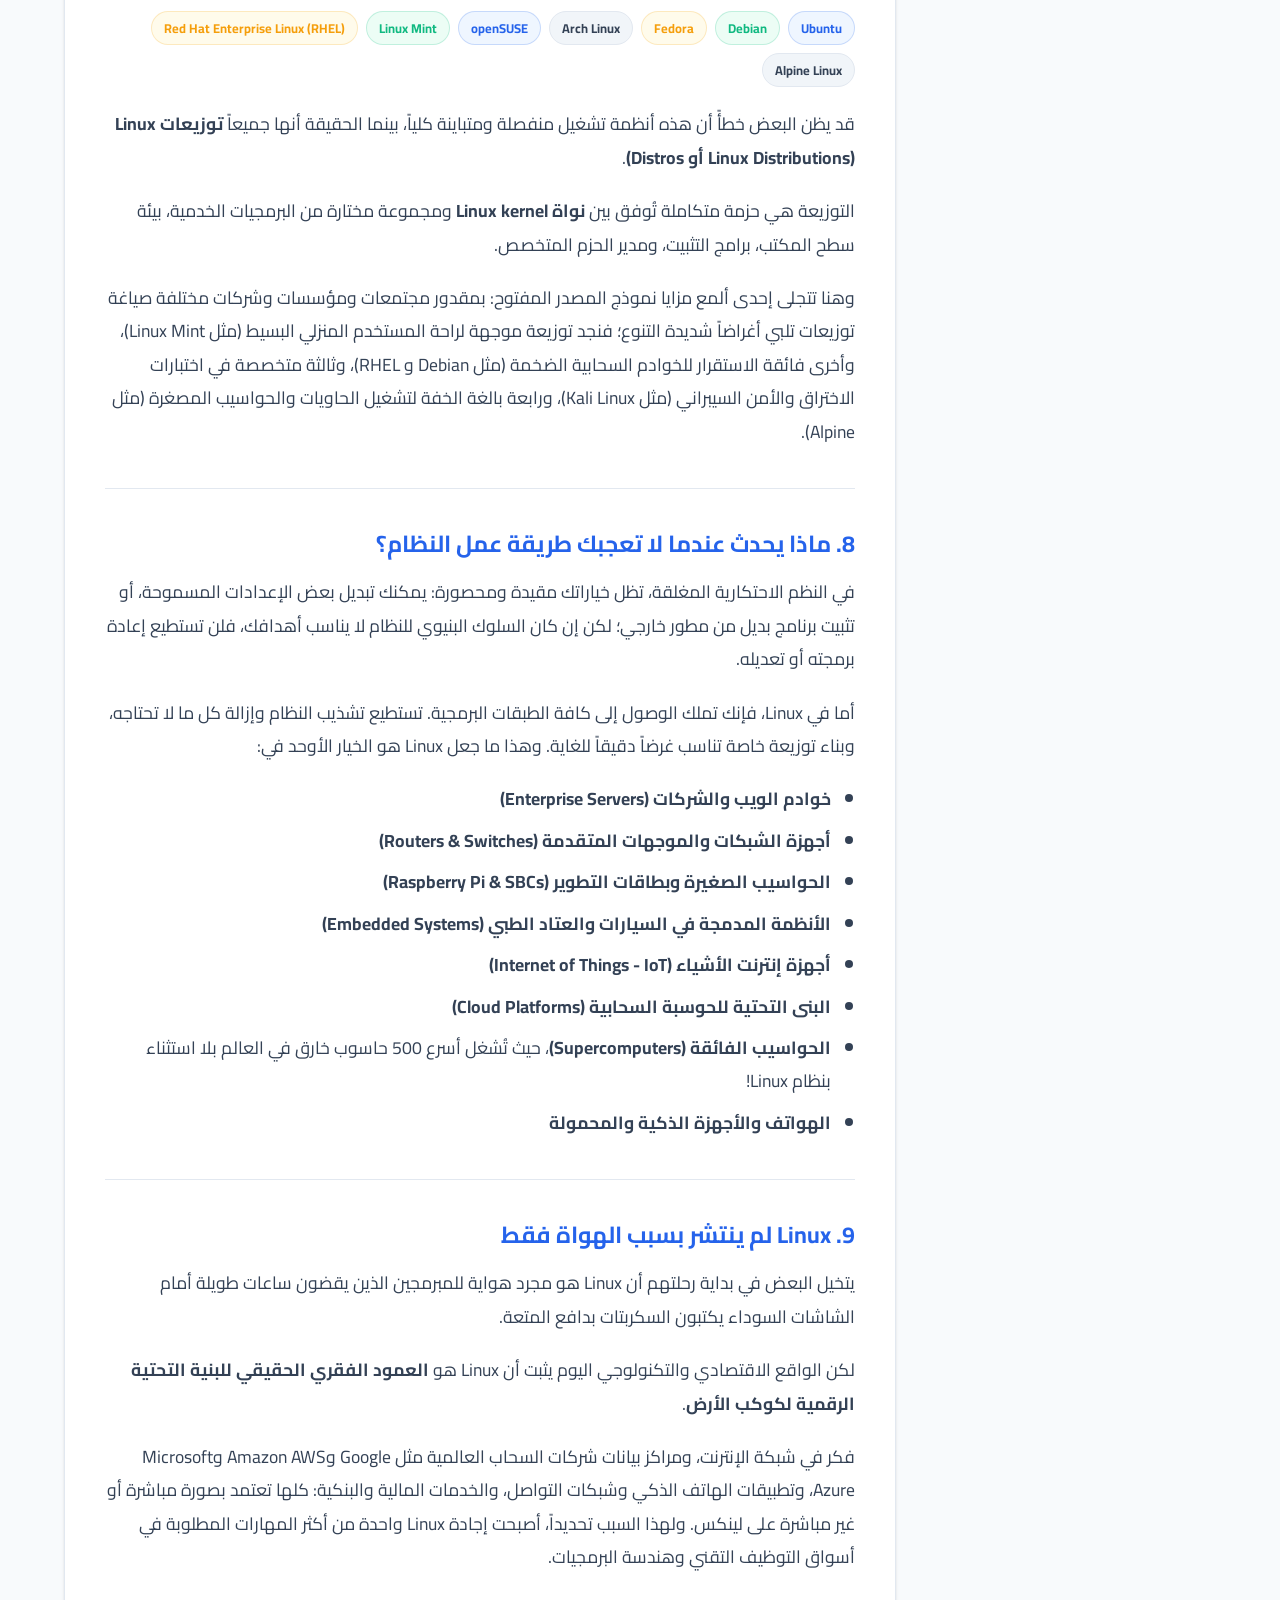
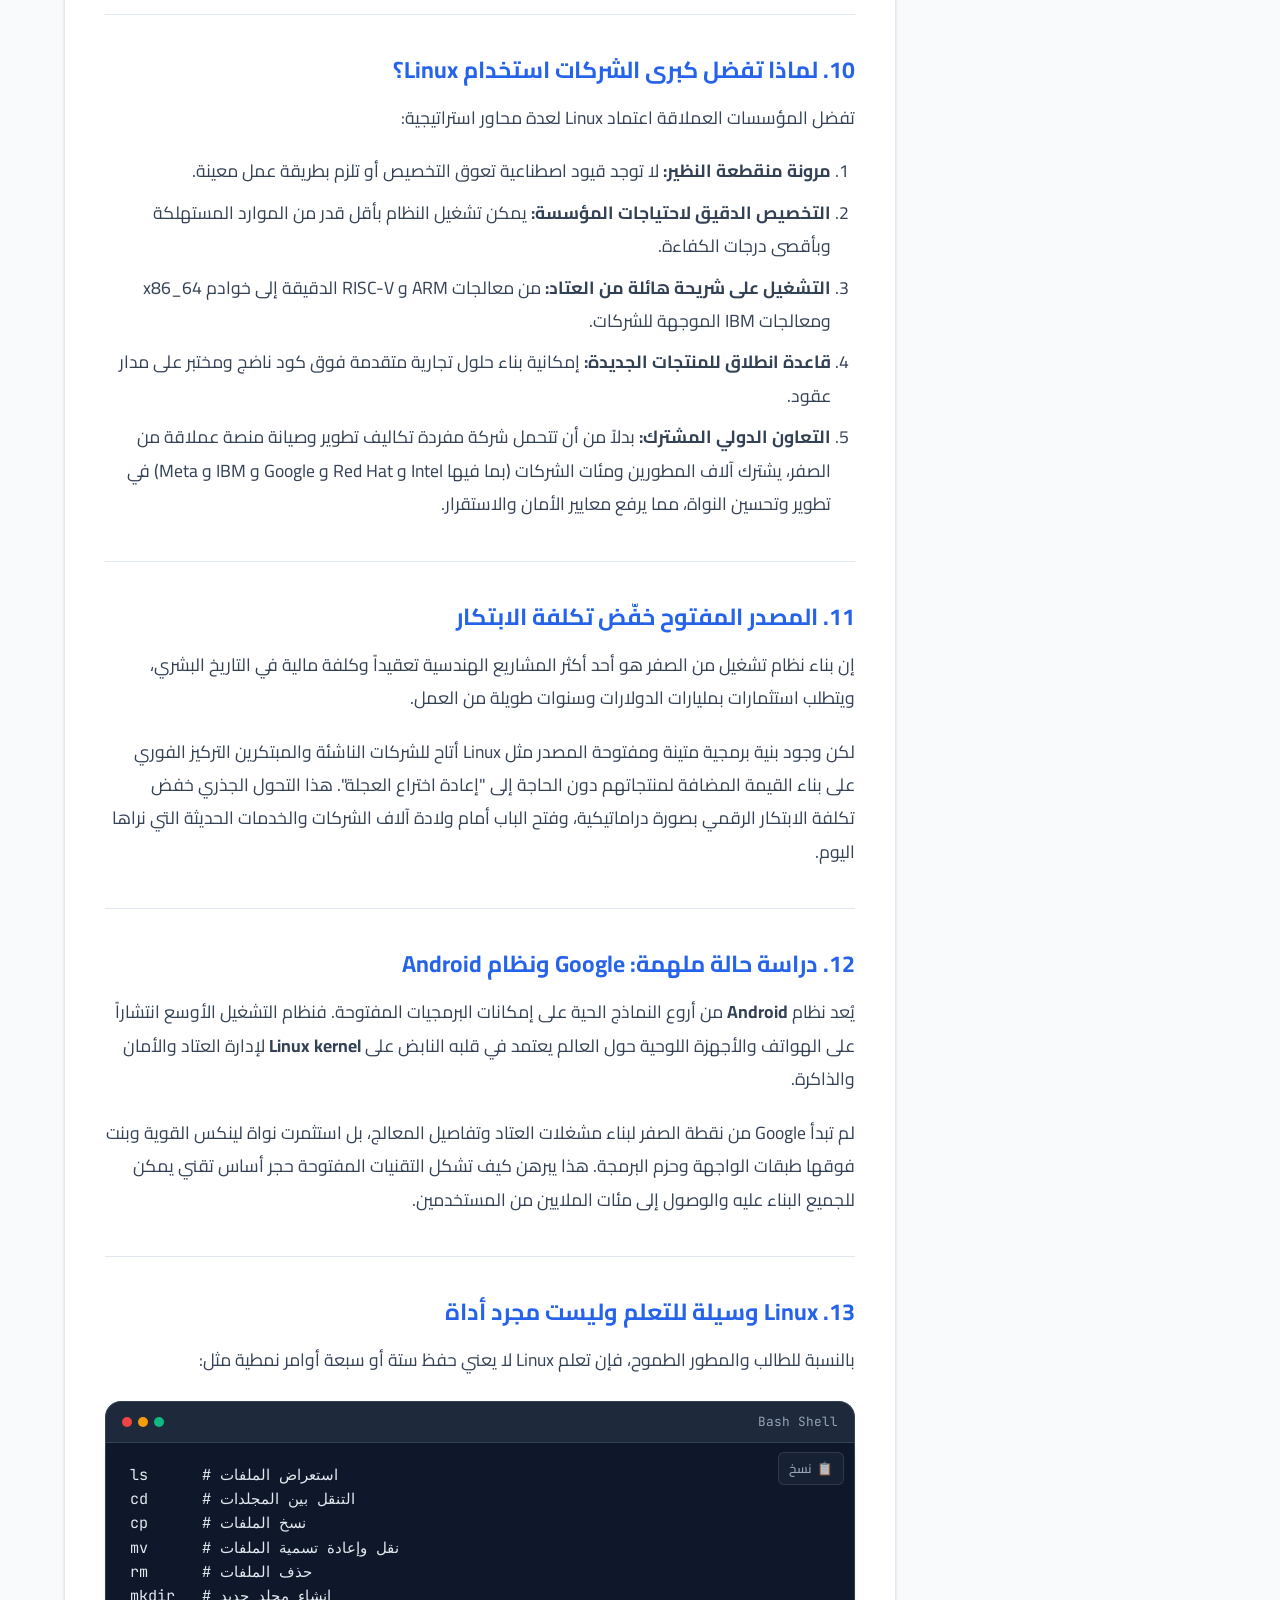
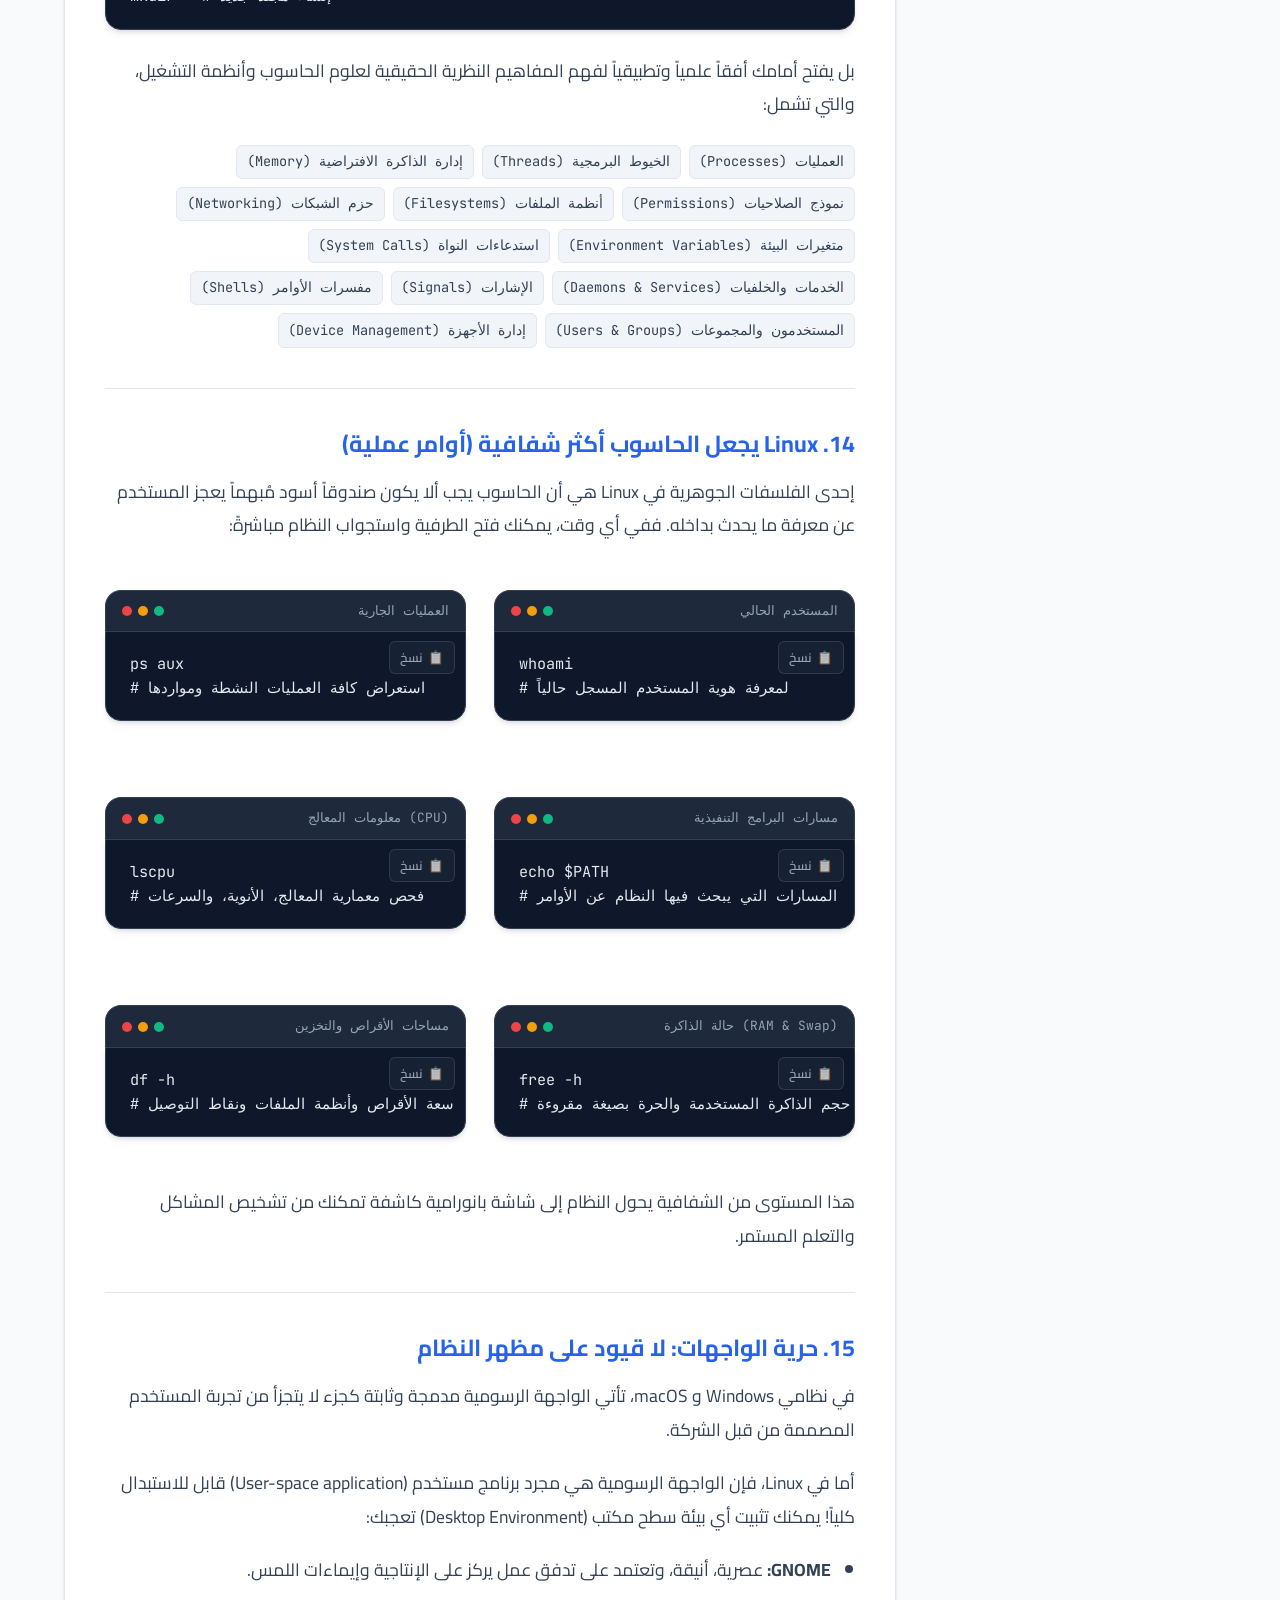
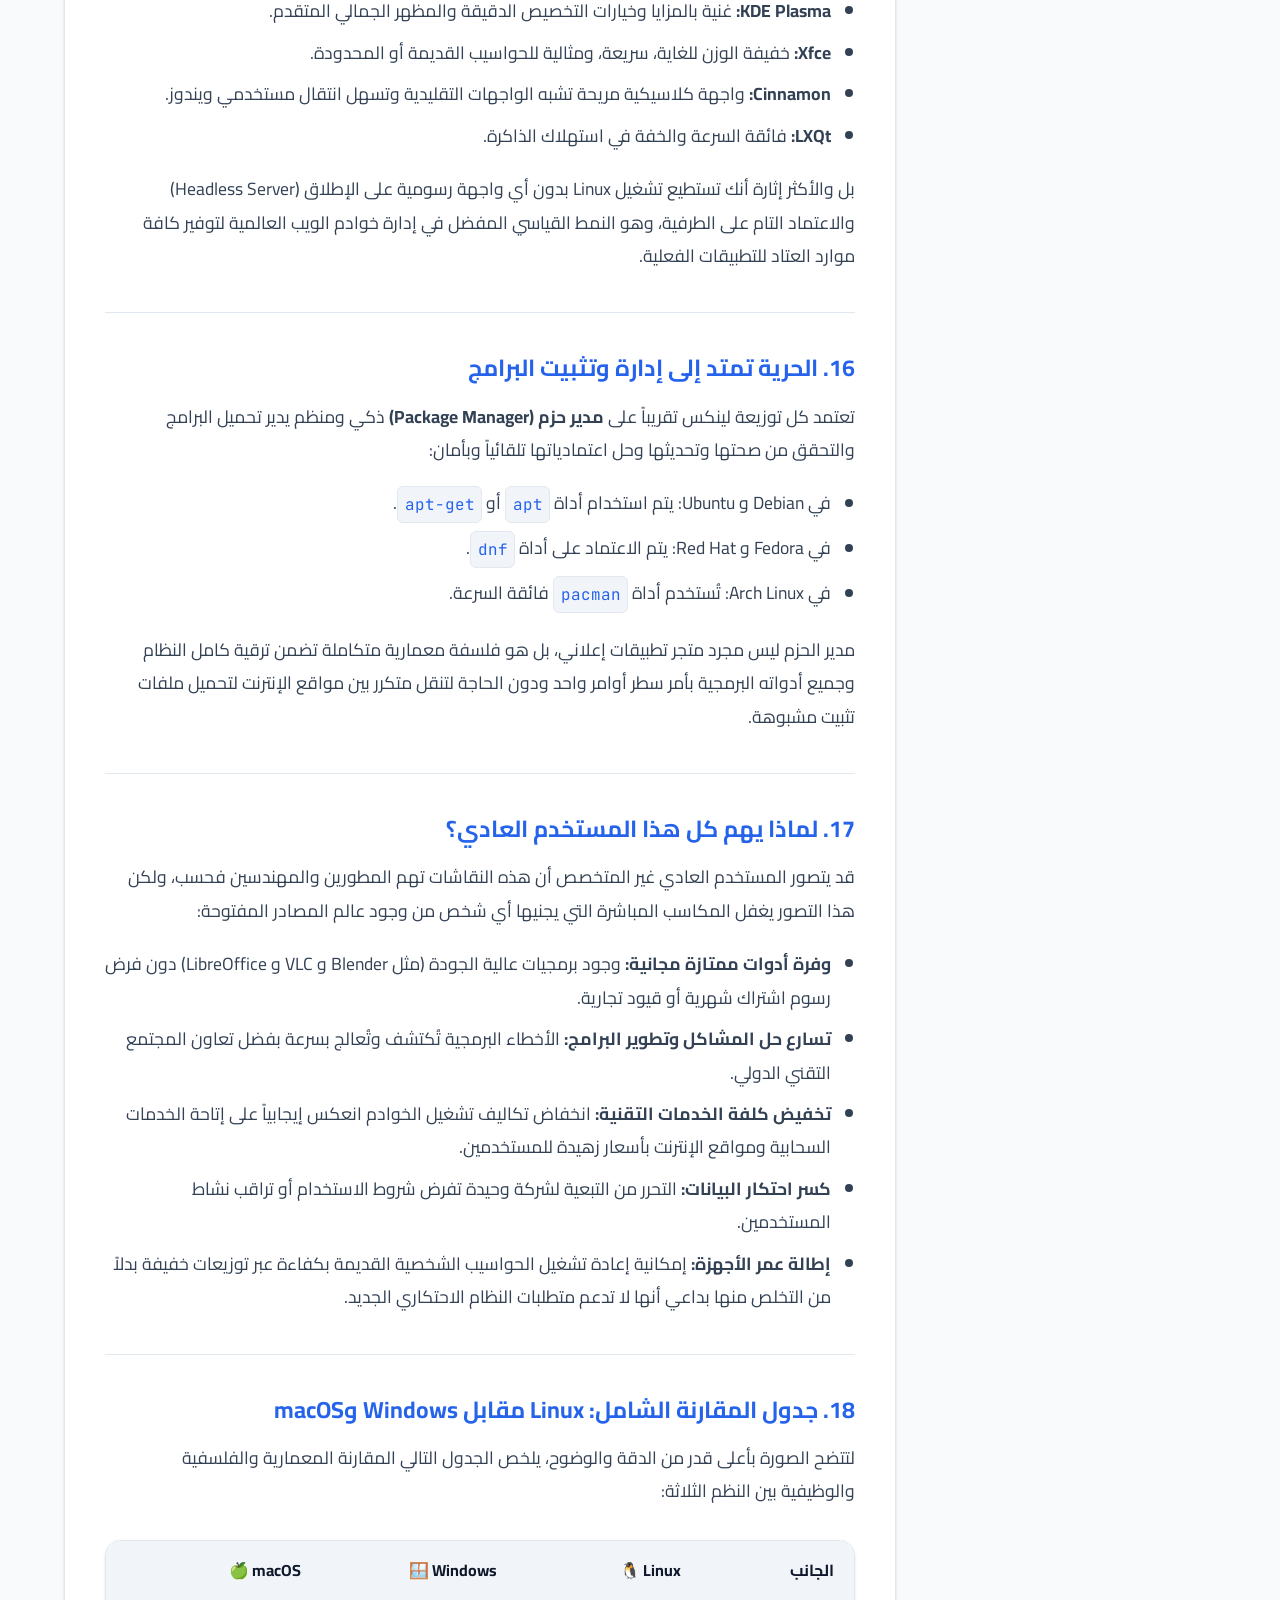
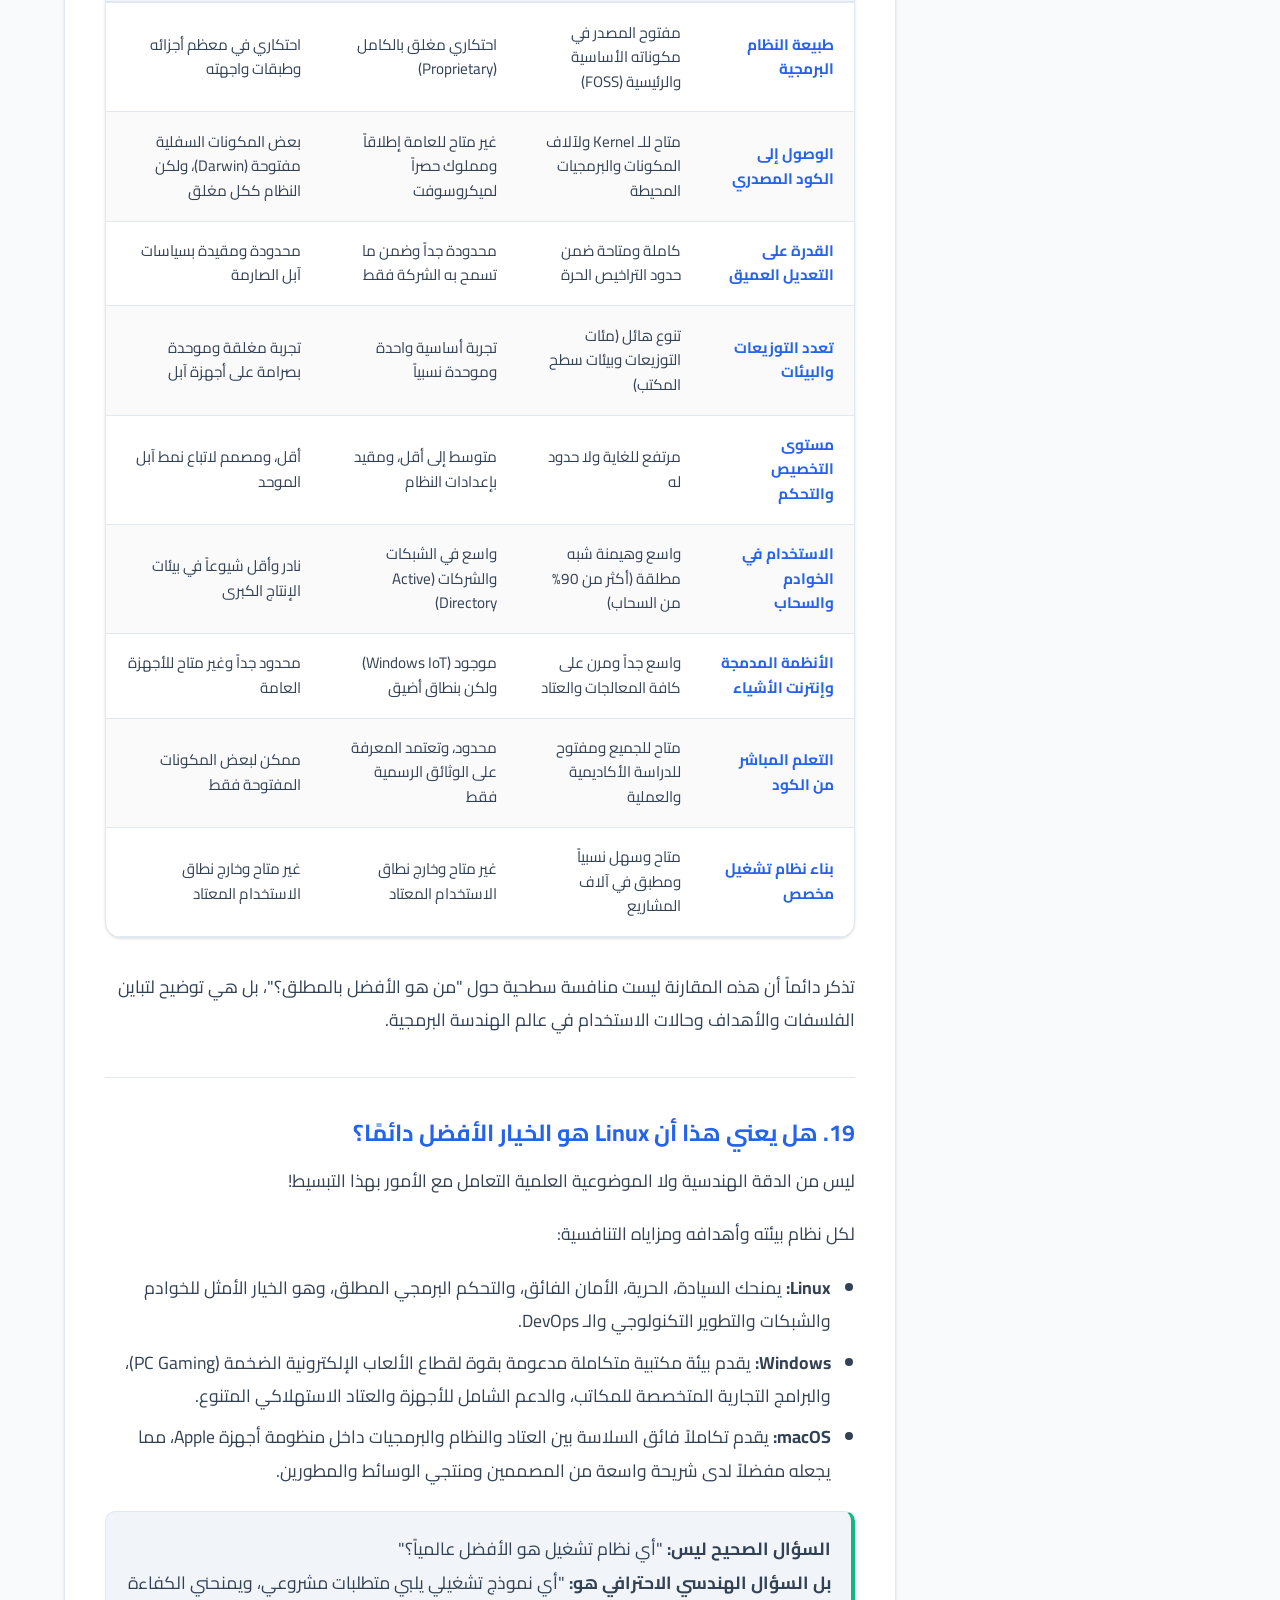
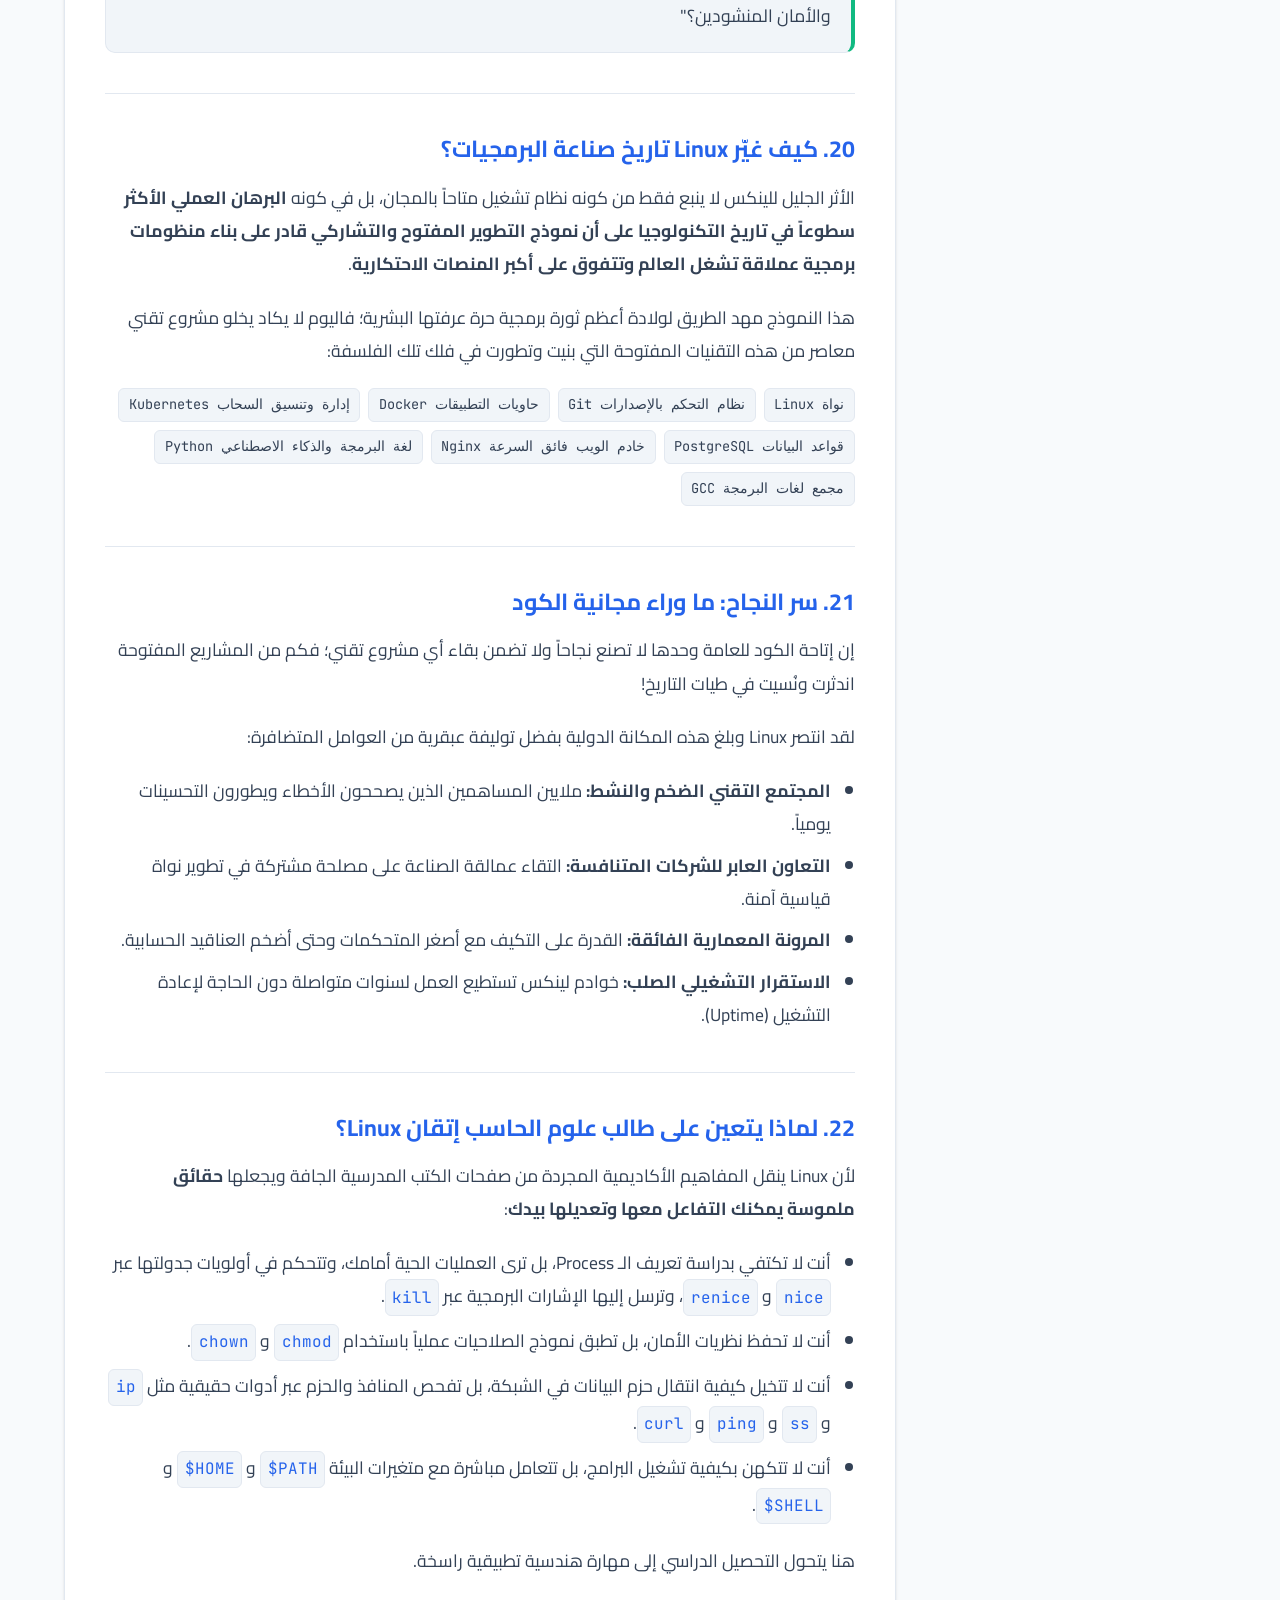
<file: linux-vs-other-os.html>
<!DOCTYPE html>
<html lang="ar" dir="rtl">
<head>
  <meta charset="UTF-8">
  <meta name="viewport" content="width=device-width, initial-scale=1.0">
  <title>الدرس الثاني: فهم كيف يختلف Linux عن أنظمة التشغيل الأخرى | Learn With Me</title>
  <meta name="description" content="الدرس الثاني في سلسلة دروس لينكس: مقارنة تفصيلية بين لينكس والأنظمة الاحتكارية (ويندوز وماك)، فلسفة المصدر المفتوح وحرية التعديل، ولماذا غير لينكس قواعد التكنولوجيا.">
  <link rel="icon" type="image/x-icon" href="favicon.ico">
  <link rel="icon" type="image/png" sizes="32x32" href="favicon-32x32.png">
  <link rel="icon" type="image/png" sizes="16x16" href="favicon-16x16.png">
  <link rel="apple-touch-icon" sizes="180x180" href="apple-touch-icon.png">
  <link rel="canonical" href="https://learn.jalalmahmoud.online/linux-vs-other-os.html">
  <link rel="stylesheet" href="style.css">
</head>
<body>

  <!-- Site Navigation -->
  <header class="site-header">
    <div class="container navbar">
      <a href="index.html" class="nav-brand">
        <div class="brand-icon">
          <img src="brand-icon.png" alt="Learn With Me Logo" width="42" height="42">
        </div>
        <div class="brand-text">Learn <span>With Me</span></div>
      </a>
      <ul class="nav-menu">
        <li><a href="index.html" class="nav-link">الرئيسية</a></li>
        <li><a href="linux-roadmap.html" class="nav-link">خارطة طريق Linux</a></li>
        <li class="nav-dropdown">
          <button class="nav-link dropdown-toggle active" type="button" aria-expanded="false" aria-haspopup="true">
            <span>دروس لينكس</span>
            <span class="dropdown-arrow">▾</span>
          </button>
          <div class="dropdown-menu">
            <div class="dropdown-header">سلسلة مدخل إلى Linux (7 دروس)</div>
            <a href="what-is-linux.html" class="dropdown-item" data-lesson-id="1">
              <span class="dropdown-item-num">01</span>
              <div class="dropdown-item-text">
                <span class="dropdown-item-title">الدرس الأول</span>
                <span class="dropdown-item-sub">ما هو لينكس؟</span>
              </div>
              <span class="dropdown-item-check" title="مكتمل">✓</span>
            </a>
            <a href="linux-vs-other-os.html" class="dropdown-item active" data-lesson-id="2">
              <span class="dropdown-item-num">02</span>
              <div class="dropdown-item-text">
                <span class="dropdown-item-title">الدرس الثاني</span>
                <span class="dropdown-item-sub">كيف يختلف لينكس؟</span>
              </div>
              <span class="dropdown-item-check" title="مكتمل">✓</span>
            </a>
            <a href="history-of-linux.html" class="dropdown-item" data-lesson-id="3">
              <span class="dropdown-item-num">03</span>
              <div class="dropdown-item-text">
                <span class="dropdown-item-title">الدرس الثالث</span>
                <span class="dropdown-item-sub">تاريخ لينكس</span>
              </div>
              <span class="dropdown-item-check" title="مكتمل">✓</span>
            </a>
            <a href="unix-philosophy.html" class="dropdown-item" data-lesson-id="4">
              <span class="dropdown-item-num">04</span>
              <div class="dropdown-item-text">
                <span class="dropdown-item-title">الدرس الرابع</span>
                <span class="dropdown-item-sub">ثقافة وفلسفة UNIX</span>
              </div>
              <span class="dropdown-item-check" title="مكتمل">✓</span>
            </a>
            <a href="unix-commercialization.html" class="dropdown-item" data-lesson-id="5">
              <span class="dropdown-item-num">05</span>
              <div class="dropdown-item-text">
                <span class="dropdown-item-title">الدرس الخامس</span>
                <span class="dropdown-item-sub">تجارية UNIX</span>
              </div>
              <span class="dropdown-item-check" title="مكتمل">✓</span>
            </a>
            <a href="berkeley-software-distribution.html" class="dropdown-item" data-lesson-id="6">
              <span class="dropdown-item-num">06</span>
              <div class="dropdown-item-text">
                <span class="dropdown-item-title">الدرس السادس</span>
                <span class="dropdown-item-sub">وصول BSD وانقسام UNIX</span>
              </div>
              <span class="dropdown-item-check" title="مكتمل">✓</span>
            </a>
            <a href="unix-laboratory.html" class="dropdown-item" data-lesson-id="7">
              <span class="dropdown-item-num">07</span>
              <div class="dropdown-item-text">
                <span class="dropdown-item-title">الدرس السابع</span>
                <span class="dropdown-item-sub">مختبر UNIX وتحوله التجاري</span>
              </div>
              <span class="dropdown-item-check" title="مكتمل">✓</span>
            </a>
            <div class="dropdown-divider"></div>
            <a href="linux-roadmap.html" class="dropdown-footer-link">
              <span>استعراض كافة الدروس في خارطة الطريق ←</span>
            </a>
          </div>
        </li>
        <li><a href="#toc" class="nav-link">📑 فهرس المقال</a></li>
      </ul>
      <div class="nav-actions">
        <button id="searchTriggerBtn" class="search-trigger-btn" type="button" aria-label="بحث سريع في المنصة (Ctrl+K)">
          <span class="search-icon">🔍</span>
          <span class="search-btn-text">بحث...</span>
          <kbd class="search-kbd">Ctrl K</kbd>
        </button>
        <button id="themeToggle" class="theme-toggle-btn" aria-label="تبديل الوضع الليلي">🌙</button>
      </div>
    </div>
  </header>

  <!-- Main Container -->
  <main class="container">
    <!-- Breadcrumbs -->
    <nav class="breadcrumbs" aria-label="مسار التنقل">
      <a href="index.html">الرئيسية</a>
      <span class="separator">/</span>
      <a href="linux-roadmap.html">خارطة طريق Linux</a>
      <span class="separator">/</span>
      <a href="what-is-linux.html">الدرس الأول: فهم ماهية Linux</a>
      <span class="separator">/</span>
      <span class="current">الدرس الثاني: كيف يختلف Linux عن الأنظمة الأخرى</span>
    </nav>

    <div class="article-layout">
      <!-- Table of Contents Sidebar -->
      <aside class="article-sidebar" id="toc">
        <div class="sidebar-title">
          <span>📑</span> فهرس محتويات الدرس
        </div>
        <ul class="toc-list">
          <li><a href="#intro">مقدمة: ما وراء الاختلاف السطحي</a></li>
          <li><a href="#video-section">📺 الفيديو التعليمي المصاحب</a></li>
          <li><a href="#sec-proprietary">أولاً: ما هو نظام التشغيل الاحتكاري؟</a></li>
          <li><a href="#sec-1">1. لا يمكنك رؤية الكود الكامل للنظام</a></li>
          <li><a href="#sec-2">2. لا تستطيع تعديل النظام كما تشاء</a></li>
          <li><a href="#sec-philosophy">Linux: نظام يمكنك فهمه بعمق</a></li>
          <li><a href="#sec-3">3. إمكانية دراسة كيفية عمل النظام</a></li>
          <li><a href="#sec-4">4. المصدر المفتوح لا يعني مجرد "مجاني"</a></li>
          <li><a href="#sec-5">5. ماذا يعني Open Source حقاً؟</a></li>
          <li><a href="#sec-6">6. مستوى أعمق وغير مسبوق من التحكم</a></li>
          <li><a href="#sec-7">7. ولهذا ظهرت توزيعات Linux (Distros)</a></li>
          <li><a href="#sec-8">8. ماذا تفعل عندما لا يعجبك سلوك النظام؟</a></li>
          <li><a href="#sec-9">9. Linux لم ينتشر بفضل الهواة فقط</a></li>
          <li><a href="#sec-10">10. لماذا تفضل كبرى الشركات استخدام Linux؟</a></li>
          <li><a href="#sec-11">11. المصدر المفتوح خفّض تكلفة الابتكار</a></li>
          <li><a href="#sec-12">12. دراسة حالة ملهمة: Google ونظام Android</a></li>
          <li><a href="#sec-13">13. Linux وسيلة للتعلم وليست مجرد أداة</a></li>
          <li><a href="#sec-14">14. Linux يجعل الحاسوب أكثر شفافية (أوامر عملية)</a></li>
          <li><a href="#sec-15">15. حرية الواجهات: لا قيود على مظهر النظام</a></li>
          <li><a href="#sec-16">16. الحرية تمتد إلى إدارة وتثبيت البرامج</a></li>
          <li><a href="#sec-17">17. لماذا يهم كل هذا المستخدم العادي؟</a></li>
          <li><a href="#sec-18">18. جدول المقارنة الشامل: Linux مقابل Windows وmacOS</a></li>
          <li><a href="#sec-19">19. هل يعني هذا أن Linux هو الخيار الأفضل دائمًا؟</a></li>
          <li><a href="#sec-20">20. كيف غيّر Linux تاريخ صناعة البرمجيات؟</a></li>
          <li><a href="#sec-21">21. سر النجاح: ما وراء مجانية الكود</a></li>
          <li><a href="#sec-22">22. لماذا يتعين على طالب علوم الحاسب إتقان Linux؟</a></li>
          <li><a href="#sec-23">23. أكبر فارق: لا تتعامل مع النظام كصندوق مغلق</a></li>
          <li><a href="#sec-24">24. من Linux إلى قيادة التكنولوجيا الحديثة</a></li>
          <li><a href="#conclusion">خلاصة الدرس</a></li>
        </ul>
      </aside>

      <!-- Main Article Content -->
      <article class="article-main">
        <header class="article-header">
          <div style="display: flex; gap: 0.5rem; margin-bottom: 1rem; flex-wrap: wrap;">
            <span class="badge badge-accent">الدرس الثاني في السلسلة 🚀</span>
            <span class="badge badge-primary">الأساسيات والمعمارية</span>
            <span class="badge badge-warning">فلسفة الأنظمة والمصدر المفتوح</span>
          </div>
          <h1 id="intro">فهم كيف يختلف Linux عن أنظمة التشغيل الأخرى</h1>
          <div class="article-header-meta">
            <span class="article-meta-item">⏱️ وقت القراءة: 18 دقيقة</span>
            <span class="article-meta-item">🎯 الفئة: مبتدئون، مطورون، مهندسو نظم، وطلاب علوم الحاسب</span>
            <span class="article-meta-item">📂 المسار: <a href="linux-roadmap.html">خارطة طريق Linux</a></span>
          </div>
        </header>

        <div class="article-body">
          <p>
            إذا كنت جديدًا على <strong>Linux</strong>، فمن المحتمل جدًا أنك اعتدت استخدام أحد النظامين الأكثر شيوعًا على الحواسيب الشخصية: <strong>Microsoft Windows</strong> أو <strong>Apple macOS</strong>. وربما يخيل إليك في الوهلة الأولى أن Linux ليس مختلفًا عنهما إلا في مظهر النوافذ وسطح المكتب، أو في بعض الأوامر النصية التي تُكتب داخل الطرفية (Terminal).
          </p>

          <p>
            لكن الحقيقة في واقع الأمر أعمق بكثير من ذلك بكثير!
          </p>

          <p>
            الاختلاف الحقيقي بين Linux والعديد من أنظمة التشغيل الأخرى لا ينحصر في طريقة الاستخدام الظاهرية أو شكل واجهة المستخدم، بل يضرب في جذور <strong>فلسفة النظام، وطريقة تطويره، ومدى إمكانية الوصول إلى الكود المصدري البرمجي، والقدرة الكاملة على تعديله وتطويره، وطريقة بناء النظام وتوزيعه حول العالم</strong>.
          </p>

          <p>
            ولكي ندرك كنه Linux بصورة دقيقة ومنهجية، يجب أن نغوص أولاً في الفهم الفاصل بين <strong>البرمجيات الاحتكارية (Proprietary Software)</strong> و<strong>البرمجيات الحرة والمفتوحة المصدر (Free and Open Source Software - FOSS)</strong>؛ فهذا التمييز هو المفتاح الذهبي لفك شيفرة الانتشار الساحق للينكس والتأثير الهائل الذي أحدثه في كل ركن من أركان الثورة التقنية الحديثة.
          </p>

          <!-- Embedded YouTube Video Section -->
          <div class="video-wrapper" id="video-section">
            <div class="video-container">
              <iframe 
                src="https://www.youtube.com/embed/0EKHPkXOkPs" 
                title="الدرس الثاني: فهم كيف يختلف Linux عن أنظمة التشغيل الأخرى" 
                allow="accelerometer; autoplay; clipboard-write; encrypted-media; gyroscope; picture-in-picture; web-share" 
                referrerpolicy="strict-origin-when-cross-origin" 
                allowfullscreen>
              </iframe>
            </div>
            <p class="video-caption">
              <span>📺</span> <strong>فيديو الدرس الثاني:</strong> شاهد الشرح العملي والمرئي المرفق حول الفروق الجوهرية وفلسفة نظام لينكس المفتوح
            </p>
          </div>

          <hr>

          <!-- أولاً: ما المقصود بنظام تشغيل احتكاري؟ -->
          <h2 id="sec-proprietary">أولاً: ما المقصود بنظام تشغيل احتكاري؟</h2>
          <p>
            عندما تقوم بتشغيل واستخدام نظام مثل <strong>Windows</strong> أو <strong>macOS</strong>، فأنت في الحقيقة تستخدم منتجاً برمجياً مملوكاً بالكامل لشركة ربحية كبرى قامت بتطويره وتمتلك حقوق ملكيته الفكرية الحصرية.
          </p>
          <p>
            ففي حالة Windows، المطوّر والمالك الحصري هو عملاق البرمجيات <strong>Microsoft</strong>، بينما يُطور نظام macOS ويُحكم إغلاقه بواسطة شركة <strong>Apple</strong>.
          </p>
          <p>
            تُصنّف هذه المنظومات عموماً ضمن فئة <strong>البرمجيات الاحتكارية (Proprietary Software)</strong>؛ ويعني ذلك بموجب القانون والتقنية أن المستخدم لا يشتري "النظام" ذاته، بل يشتري فقط <em>ترخيصاً مقيداً للاستخدام (License)</em> وفق شروط واتفاقيات صارمة تُمليها الشركة. والأهم من ذلك: <strong>الكود المصدري البرمجي (Source Code) الكامل للنظام محجوب ومغلق تماماً عن العامة</strong>، ولا يمكن لأحد الاطلاع عليه أو تدقيقه خارج أسوار الشركة المطورة.
          </p>
          <p>وهذا النموذج يترتب عليه واقع له تداعيات ونتائج حاسمة:</p>

          <!-- 1. لا يمكنك رؤية الكود الكامل للنظام -->
          <h3 id="sec-1">1. لا يمكنك رؤية الكود الكامل للنظام</h3>
          <p>
            عندما تعمل على Windows، يمكنك فتح البرامج وإجراء المهام، ولكن لا يمكنك مطلقاً فتح مستودع الأكواد المصدري للنظام وقراءة السطور البرمجية التي بُني منها نظام التشغيل ومكونات النواة وخوارزميات إدارة الذاكرة.
          </p>
          <p>
            والأمر عينه ينطبق على الأجزاء الاحتكارية المغلقة والطبقات الأساسية في macOS.
          </p>
          <p>
            هذا القيد يعني أنك تتعامل مع الحاسوب حصراً عبر <strong>الواجهات والخيارات التي قررت الشركة إتاحتها لك مسبقاً</strong>. أنت مستخدم ومستهلك للخدمة، لكنك لا تملك حرية أو وسيلة لفحص ما يدور في أعماق النظام من الداخل.
          </p>

          <hr>

          <!-- 2. لا تستطيع تعديل النظام كما تشاء -->
          <h2 id="sec-2">2. لا تستطيع تعديل النظام كما تشاء</h2>
          <p>
            تخيل للحظة أنك مهندس برمجيات تواجه تحدياً كبيراً وتريد تغيير سلوك جوهري في نظام التشغيل:
          </p>
          <ul>
            <li>ربما ترغب في إعادة ضبط الطريقة التي تُدير بها النواة الذاكرة المؤقتة (Memory Management).</li>
            <li>أو ترغب في تعديل آلية عمل النواة (Kernel Scheduler) لتعطي أولوية فائقة لعمليات حسابية خاصة بالذكاء الاصطناعي.</li>
            <li>أو إضافة دالة أو ميزة ذات مستوى منخفض جداً في طبقة الاتصال بالعتاد (Hardware Layer).</li>
            <li>أو حتى التخلص تماماً من مكونات وخدمات مدمجة لا تحتاجها لإعادة بناء نسخة خفيفة الوزن للغاية تعمل على جهاز ذي موارد محدودة.</li>
          </ul>
          <p>
            في النظام الاحتكاري، هذا الباب موصد تماماً! لا يمكنك قانونياً ولا تقنياً أخذ الكود المصدري وتعديله ثم إعادة تجميع وبناء النظام بما يلائم متطلباتك. نعم، قد تمنحك الشركة بعض واجهات البرمجة التنسيقية (APIs) أو خيارات تخصيص الإعدادات، إلا أن هذا يظل شاسع البعد عن امتلاك حرية تعديل الصميم البرمجي للنظام.
          </p>
          <p>
            أما في عالم البرمجيات الحرة والمفتوحة المصدر، فالقاعدة مقلوبة تماماً لصالح المستخدم والمطور.
          </p>

          <div class="callout-box">
            <strong>قاعدة المصادر المفتوحة:</strong> عندما يُتاح الكود البرمجي بموجب ترخيص حر ومفتوح، يصبح من حق كل إنسان دراسة البرنامج، تعديله، تكييفه، وإعادة توزيعه لخدمة أهدافه الخاصة دون الرجوع لإذن مسبق من جهة احتكارية.
          </div>

          <hr>

          <!-- Linux ليس مجرد نظام يمكنك استخدامه، بل نظام يمكنك فهمه -->
          <h1 id="sec-philosophy">Linux ليس مجرد نظام يمكنك استخدامه، بل نظام يمكنك فهمه</h1>
          <p>
            السمة الفارقة الكبرى التي تُميز Linux هي أن <strong>الكود المصدري لنواة لينكس (Linux Kernel) متاح للجميع حول العالم كبرمجية حرة مفتوحة المصدر بالكامل</strong> (تحت رخصة GNU General Public License v2).
          </p>
          <p>
            هذه النقطة لا تمثل تفصيلاً قانونياً، بل تُمثل فارقاً فلسفياً وهندسياً جذرياً يباعد بين Linux وبين أي نظام تجاري مغلق:
          </p>
          <p>
            فالمستخدم، والباحث الأكاديمي، والطالب، ومهندس النظم، يستطيعون جميعاً قراءة كود النواة، فهم الخوارزميات الحقيقية التي تحرك العتاد، فحص بروتوكولات الأمان، والمساهمة الفاعلة في سد الثغرات وتطوير الميزات، بل وإطلاق إصدارات وتوزيعات متخصصة مبنية على ذلك الأساس.
          </p>

          <!-- 3. إمكانية دراسة كيفية عمل النظام -->
          <h2 id="sec-3">3. إمكانية دراسة كيفية عمل النظام</h2>
          <p>قد يخطر ببال القارئ سؤال منطقي وطبيعي للغاية:</p>

          <blockquote>
            "لكنني لست مبرمج نوى أو خبيراً في لغة C، فلماذا يعنيني بالأساس أن أرى كود نظام التشغيل؟"
          </blockquote>

          <p>
            هذا تساؤل وجيه، فغالبية مستخدمي الحواسيب لا يقضون أيامهم في تصفح ملايين الأسطر من كود النواة.
          </p>
          <p>
            ولكن عظمة البرمجيات مفتوحة المصدر لا تقتضي أن يتحول كل إنسان إلى مطور Kernel، بل تكمن القوة في أن <strong>المعرفة بحد ذاتها لم تعد حكراً ولا سراً مغلقاً خلف الأبواب</strong>:
          </p>
          <ul>
            <li><strong>إذا كنت باحثاً في الأمن السيبراني:</strong> يمكنك التدقيق في كود معالجة حزم الشبكات لاكتشاف الثغرات وتفادي هجمات تجاوز سعة الذاكرة، دون انتظار تقرير مبهم من جهة تجارية.</li>
            <li><strong>إذا كنت طالباً في علوم الحاسب:</strong> يمكنك دراسة كود حقيقي يُشغل أسرع الحواسيب الفائقة ومراكز البيانات العالمية، بدلاً من الاقتصار على مجرد رسوم نظرية في الكتب.</li>
            <li><strong>إذا كنت مهندس برمجيات:</strong> يمكنك فحص أسلوب تصميم استدعاءات النظام (System Calls) والتعامل مع الإدخال والإخراج لتبني تطبيقات فائقة الكفاءة.</li>
          </ul>
          <p>
            بذلك يتحول نظام التشغيل من مجرد أداة مصمتة إلى <strong>أعظم معمل تعليمي تفاعلي حي على وجه الأرض</strong>.
          </p>

          <hr>

          <!-- 4. المصدر المفتوح لا يعني مجرد "مجاني" -->
          <h2 id="sec-4">4. المصدر المفتوح لا يعني مجرد "مجاني"</h2>
          <p>
            هناك التباس ذائع وشائع للغاية في الأوساط التقنية يحتاج إلى تفنيد حاسم ودقيق:
          </p>
          <p>
            إن كلمة <strong>Free</strong> في مصطلح <em>Free Software</em> لا تُقصد بها بالدرجة الأولى المجانية المالية، بل تعني <strong>الحرية (Freedom)</strong>.
          </p>
          <p>
            قد تحصل على البرنامج دون أن تدفع مقابلاً نقدياً، لكن القضية الجوهرية هي <strong>الحقوق والحريات الدائمة التي يمنحها الترخيص للمستخدم</strong> في استعمال البرنامج، والاطلاع على أسراره، وتعديل وظائفه، وإعادة مشاركته مع المجتمع.
          </p>
          <p>ولهذا السبب صاغ رواد حركة البرمجيات الحرة هذا التمييز البليغ والشهير في اللغة الإنجليزية:</p>

          <div class="flow-compare-grid">
            <div class="flow-card">
              <div class="flow-card-title">
                <span>🍺</span> Free as in free beer
              </div>
              <p style="margin: 0; font-size: 0.95rem; color: var(--text-secondary);">
                المقصود هنا المجانية المالية، أي أنك حصلت على الشيء مجاناً دون دفع مال، لكنك قد تظل مقيداً بشروط المانح ولا تملك أدنى حق في معرفة كيف صُنع أو تعديله.
              </p>
            </div>
            <div class="flow-card" style="border-color: var(--accent); background: var(--accent-light);">
              <div class="flow-card-title" style="color: var(--accent);">
                <span>🕊️</span> Free as in freedom
              </div>
              <p style="margin: 0; font-size: 0.95rem; color: var(--text-main);">
                المقصود هو الحرية الفكرية والتقنية الكاملة، أي السيادة والتحكم التام في أداتك الرقمية والتحرر من الاحتكار والتبعية القسرية.
              </p>
            </div>
          </div>

          <p>ونظام Linux هو التجسيد الأبرز والأكثر نضجاً لثقافة الحرية البرمجية.</p>

          <hr>

          <!-- 5. ماذا يعني Open Source؟ -->
          <h2 id="sec-5">5. ماذا يعني Open Source؟</h2>
          <p>
            المصطلح التوأم المهم هو <strong>Open Source (المصدر المفتوح)</strong>.
          </p>
          <p>
            ويعني تقنياً وتنظيمياً أن الكود المصدري متاح بشفافية وفق رخص محددة ومعترف بها دولياً تتيح الدراسة والتعديل والمشاركة. وبالتالي، فعندما نتحدث عن Linux، فنحن لا نصف برنامجاً تحمّله مجاناً عبر متصفحك، بل نتحدث عن <strong>نموذج تطوير مفتوح، تعاوني، وتشاركي عابر للحدود والقارات</strong> أحدث زلزالاً إيجابياً في اقتصاد وهندسة صناعة التكنولوجيا برمتها.
          </p>

          <hr>

          <!-- 6. Linux يمنحك مستوى أعمق من التحكم -->
          <h2 id="sec-6">6. Linux يمنحك مستوى أعمق من التحكم</h2>
          <p>
            في الأنظمة الاحتكارية، غالباً ما يتم حصر المستخدم النهائي في زاوية "المستهلك المتلقي". الشركة المطورة تصمم التجربة، تضع الواجهات، تفرض التحديثات الإجبارية، وتحدد متى وكيف تتوقف الأجهزة عن العمل أو الدعم.
          </p>
          <p>
            أما في Linux، فالمعادلة مختلفة كلياً؛ إذ يتمتع المستخدم بمرونة وتحكم لا يضاهيهما أي نظام آخر. فبإمكانك بملء إرادتك اختيار وتغيير كافة طبقات ومكونات النظام:
          </p>

          <div class="grid grid-3" style="margin: 1.5rem 0;">
            <div class="card" style="padding: 1rem;">
              <strong style="color: var(--primary);">النواة (Kernel)</strong>
              <span style="font-size: 0.85rem; color: var(--text-muted); display: block;">اختيار إصدار النواة، مخصصة للأداء أو الأمان أو الأجهزة المضمنة.</span>
            </div>
            <div class="card" style="padding: 1rem;">
              <strong style="color: var(--primary);">التوزيعة (Distribution)</strong>
              <span style="font-size: 0.85rem; color: var(--text-muted); display: block;">اختيار التوزيعة المناسبة لاحتياجاتك الخاصة.</span>
            </div>
            <div class="card" style="padding: 1rem;">
              <strong style="color: var(--primary);">بيئة سطح المكتب (DE)</strong>
              <span style="font-size: 0.85rem; color: var(--text-muted); display: block;">GNOME, KDE Plasma, Xfce أو العمل بدون واجهة أصلاً.</span>
            </div>
            <div class="card" style="padding: 1rem;">
              <strong style="color: var(--primary);">مدير النوافذ (WM)</strong>
              <span style="font-size: 0.85rem; color: var(--text-muted); display: block;">Mutter, KWin, i3, Sway أو bspwm.</span>
            </div>
            <div class="card" style="padding: 1rem;">
              <strong style="color: var(--primary);">مدير الحزم (Package Manager)</strong>
              <span style="font-size: 0.85rem; color: var(--text-muted); display: block;">apt, dnf, pacman, zypper لإدارة البرمجيات بكفاءة.</span>
            </div>
            <div class="card" style="padding: 1rem;">
              <strong style="color: var(--primary);">صدفة الأوامر (Shell)</strong>
              <span style="font-size: 0.85rem; color: var(--text-muted); display: block;">Bash, Zsh, Fish لتخصيص بيئة الطرفية التفاعلية.</span>
            </div>
            <div class="card" style="padding: 1rem;">
              <strong style="color: var(--primary);">إدارة الخدمات (Init / Services)</strong>
              <span style="font-size: 0.85rem; color: var(--text-muted); display: block;">systemd أو OpenRC أو runit لإدارة إقلاع النظام والخدمات.</span>
            </div>
            <div class="card" style="padding: 1rem;">
              <strong style="color: var(--primary);">أنظمة الملفات (Filesystems)</strong>
              <span style="font-size: 0.85rem; color: var(--text-muted); display: block;">ext4, XFS, Btrfs, ZFS لتنظيم وتأمين وسائط التخزين.</span>
            </div>
            <div class="card" style="padding: 1rem;">
              <strong style="color: var(--primary);">أدوات الشبكات (Networking)</strong>
              <span style="font-size: 0.85rem; color: var(--text-muted); display: block;">iproute2, iptables, nftables, firewalld لحماية المسارات.</span>
            </div>
          </div>

          <p>
            وهذا يعني أن Linux ليس "منتجاً أحادياً مسبق التجهيز" بالطريقة التقليدية الصارمة، بل هو <strong>نظام بيئي متكامل ومتناغم من البرمجيات والمكونات التي يمكن تشكيلها بحرية مطلقة</strong>.
          </p>

          <hr>

          <!-- 7. ولهذا ظهرت توزيعات Linux -->
          <h2 id="sec-7">7. ولهذا ظهرت توزيعات Linux (Distributions)</h2>
          <p>
            كثيراً ما يتردد على مسامعك في المجتمع التقني أسماء مثل:
          </p>
          <div style="display: flex; gap: 0.5rem; flex-wrap: wrap; margin-bottom: 1.25rem;">
            <span class="badge badge-primary">Ubuntu</span>
            <span class="badge badge-accent">Debian</span>
            <span class="badge badge-warning">Fedora</span>
            <span class="badge badge-dark">Arch Linux</span>
            <span class="badge badge-primary">openSUSE</span>
            <span class="badge badge-accent">Linux Mint</span>
            <span class="badge badge-warning">Red Hat Enterprise Linux (RHEL)</span>
            <span class="badge badge-dark">Alpine Linux</span>
          </div>

          <p>
            قد يظن البعض خطأً أن هذه أنظمة تشغيل منفصلة ومتباينة كلياً، بينما الحقيقة أنها جميعاً <strong>توزيعات Linux (Linux Distributions أو Distros)</strong>.
          </p>
          <p>
            التوزيعة هي حزمة متكاملة تُوفق بين <strong>نواة Linux kernel</strong> ومجموعة مختارة من البرمجيات الخدمية، بيئة سطح المكتب، برامج التثبيت، ومدير الحزم المتخصص.
          </p>
          <p>
            وهنا تتجلى إحدى ألمع مزايا نموذج المصدر المفتوح: بمقدور مجتمعات ومؤسسات وشركات مختلفة صياغة توزيعات تلبي أغراضاً شديدة التنوع؛ فنجد توزيعة موجهة لراحة المستخدم المنزلي البسيط (مثل Linux Mint)، وأخرى فائقة الاستقرار للخوادم السحابية الضخمة (مثل Debian و RHEL)، وثالثة متخصصة في اختبارات الاختراق والأمن السيبراني (مثل Kali Linux)، ورابعة بالغة الخفة لتشغيل الحاويات والحواسيب المصغرة (مثل Alpine).
          </p>

          <hr>

          <!-- 8. ماذا يحدث عندما لا تعجبك طريقة عمل النظام؟ -->
          <h2 id="sec-8">8. ماذا يحدث عندما لا تعجبك طريقة عمل النظام؟</h2>
          <p>
            في النظم الاحتكارية المغلقة، تظل خياراتك مقيدة ومحصورة: يمكنك تبديل بعض الإعدادات المسموحة، أو تثبيت برنامج بديل من مطور خارجي؛ لكن إن كان السلوك البنيوي للنظام لا يناسب أهدافك، فلن تستطيع إعادة برمجته أو تعديله.
          </p>
          <p>
            أما في Linux، فإنك تملك الوصول إلى كافة الطبقات البرمجية. تستطيع تشذيب النظام وإزالة كل ما لا تحتاجه، وبناء توزيعة خاصة تناسب غرضاً دقيقاً للغاية. وهذا ما جعل Linux هو الخيار الأوحد في:
          </p>
          <ul>
            <li><strong>خوادم الويب والشركات (Enterprise Servers)</strong></li>
            <li><strong>أجهزة الشبكات والموجهات المتقدمة (Routers & Switches)</strong></li>
            <li><strong>الحواسيب الصغيرة وبطاقات التطوير (Raspberry Pi & SBCs)</strong></li>
            <li><strong>الأنظمة المدمجة في السيارات والعتاد الطبي (Embedded Systems)</strong></li>
            <li><strong>أجهزة إنترنت الأشياء (Internet of Things - IoT)</strong></li>
            <li><strong>البنى التحتية للحوسبة السحابية (Cloud Platforms)</strong></li>
            <li><strong>الحواسيب الفائقة (Supercomputers)</strong>، حيث تُشغل أسرع 500 حاسوب خارق في العالم بلا استثناء بنظام Linux!</li>
            <li><strong>الهواتف والأجهزة الذكية والمحمولة</strong></li>
          </ul>

          <hr>

          <!-- 9. Linux لم ينتشر بسبب الهواة فقط -->
          <h2 id="sec-9">9. Linux لم ينتشر بسبب الهواة فقط</h2>
          <p>
            يتخيل البعض في بداية رحلتهم أن Linux هو مجرد هواية للمبرمجين الذين يقضون ساعات طويلة أمام الشاشات السوداء يكتبون السكربتات بدافع المتعة.
          </p>
          <p>
            لكن الواقع الاقتصادي والتكنولوجي اليوم يثبت أن Linux هو <strong>العمود الفقري الحقيقي للبنية التحتية الرقمية لكوكب الأرض</strong>.
          </p>
          <p>
            فكر في شبكة الإنترنت، ومراكز بيانات شركات السحاب العالمية مثل Google وAmazon AWS وMicrosoft Azure، وتطبيقات الهاتف الذكي وشبكات التواصل، والخدمات المالية والبنكية: كلها تعتمد بصورة مباشرة أو غير مباشرة على لينكس. ولهذا السبب تحديداً، أصبحت إجادة Linux واحدة من أكثر المهارات المطلوبة في أسواق التوظيف التقني وهندسة البرمجيات.
          </p>

          <hr>

          <!-- 10. لماذا تستفيد الشركات من Linux؟ -->
          <h2 id="sec-10">10. لماذا تفضل كبرى الشركات استخدام Linux؟</h2>
          <p>تفضل المؤسسات العملاقة اعتماد Linux لعدة محاور استراتيجية:</p>
          <ol>
            <li><strong>مرونة منقطعة النظير:</strong> لا توجد قيود اصطناعية تعوق التخصيص أو تلزم بطريقة عمل معينة.</li>
            <li><strong>التخصيص الدقيق لاحتياجات المؤسسة:</strong> يمكن تشغيل النظام بأقل قدر من الموارد المستهلكة وبأقصى درجات الكفاءة.</li>
            <li><strong>التشغيل على شريحة هائلة من العتاد:</strong> من معالجات ARM و RISC-V الدقيقة إلى خوادم x86_64 ومعالجات IBM الموجهة للشركات.</li>
            <li><strong>قاعدة انطلاق للمنتجات الجديدة:</strong> إمكانية بناء حلول تجارية متقدمة فوق كود ناضج ومختبر على مدار عقود.</li>
            <li><strong>التعاون الدولي المشترك:</strong> بدلاً من أن تتحمل شركة مفردة تكاليف تطوير وصيانة منصة عملاقة من الصفر، يشترك آلاف المطورين ومئات الشركات (بما فيها Intel و Red Hat و Google و IBM و Meta) في تطوير وتحسين النواة، مما يرفع معايير الأمان والاستقرار.</li>
          </ol>

          <hr>

          <!-- 11. المصدر المفتوح خفض تكلفة الابتكار -->
          <h2 id="sec-11">11. المصدر المفتوح خفّض تكلفة الابتكار</h2>
          <p>
            إن بناء نظام تشغيل من الصفر هو أحد أكثر المشاريع الهندسية تعقيداً وكلفة مالية في التاريخ البشري، ويتطلب استثمارات بمليارات الدولارات وسنوات طويلة من العمل.
          </p>
          <p>
            لكن وجود بنية برمجية متينة ومفتوحة المصدر مثل Linux أتاح للشركات الناشئة والمبتكرين التركيز الفوري على بناء القيمة المضافة لمنتجاتهم دون الحاجة إلى "إعادة اختراع العجلة". هذا التحول الجذري خفض تكلفة الابتكار الرقمي بصورة دراماتيكية، وفتح الباب أمام ولادة آلاف الشركات والخدمات الحديثة التي نراها اليوم.
          </p>

          <hr>

          <!-- 12. مثال مهم: Google وAndroid -->
          <h2 id="sec-12">12. دراسة حالة ملهمة: Google ونظام Android</h2>
          <p>
            يُعد نظام <strong>Android</strong> من أروع النماذج الحية على إمكانات البرمجيات المفتوحة. فنظام التشغيل الأوسع انتشاراً على الهواتف والأجهزة اللوحية حول العالم يعتمد في قلبه النابض على <strong>Linux kernel</strong> لإدارة العتاد والأمان والذاكرة.
          </p>
          <p>
            لم تبدأ Google من نقطة الصفر لبناء مشغلات العتاد وتفاصيل المعالج، بل استثمرت نواة لينكس القوية وبنت فوقها طبقات الواجهة وحزم البرمجة. هذا يبرهن كيف تشكل التقنيات المفتوحة حجر أساس تقني يمكن للجميع البناء عليه والوصول إلى مئات الملايين من المستخدمين.
          </p>

          <hr>

          <!-- 13. Linux وسيلة للتعلم وليست مجرد أداة -->
          <h2 id="sec-13">13. Linux وسيلة للتعلم وليست مجرد أداة</h2>
          <p>
            بالنسبة للطالب والمطور الطموح، فإن تعلم Linux لا يعني حفظ ستة أو سبعة أوامر نمطية مثل:
          </p>

          <div class="code-wrapper">
            <div class="code-header">
              <span class="dots"><span class="dot dot-red"></span><span class="dot dot-yellow"></span><span class="dot dot-green"></span></span>
              <span>Bash Shell</span>
            </div>
            <pre><code>ls      # استعراض الملفات
cd      # التنقل بين المجلدات
cp      # نسخ الملفات
mv      # نقل وإعادة تسمية الملفات
rm      # حذف الملفات
mkdir   # إنشاء مجلد جديد</code></pre>
          </div>

          <p>
            بل يفتح أمامك أفقاً علمياً وتطبيقياً لفهم المفاهيم النظرية الحقيقية لعلوم الحاسوب وأنظمة التشغيل، والتي تشمل:
          </p>
          <div class="roadmap-tags" style="margin: 1.5rem 0;">
            <span class="roadmap-topic-tag">العمليات (Processes)</span>
            <span class="roadmap-topic-tag">الخيوط البرمجية (Threads)</span>
            <span class="roadmap-topic-tag">إدارة الذاكرة الافتراضية (Memory)</span>
            <span class="roadmap-topic-tag">نموذج الصلاحيات (Permissions)</span>
            <span class="roadmap-topic-tag">أنظمة الملفات (Filesystems)</span>
            <span class="roadmap-topic-tag">حزم الشبكات (Networking)</span>
            <span class="roadmap-topic-tag">متغيرات البيئة (Environment Variables)</span>
            <span class="roadmap-topic-tag">استدعاءات النواة (System Calls)</span>
            <span class="roadmap-topic-tag">الخدمات والخلفيات (Daemons & Services)</span>
            <span class="roadmap-topic-tag">الإشارات (Signals)</span>
            <span class="roadmap-topic-tag">مفسرات الأوامر (Shells)</span>
            <span class="roadmap-topic-tag">المستخدمون والمجموعات (Users & Groups)</span>
            <span class="roadmap-topic-tag">إدارة الأجهزة (Device Management)</span>
          </div>

          <hr>

          <!-- 14. Linux يجعل الكمبيوتر أكثر شفافية -->
          <h2 id="sec-14">14. Linux يجعل الحاسوب أكثر شفافية (أوامر عملية)</h2>
          <p>
            إحدى الفلسفات الجوهرية في Linux هي أن الحاسوب يجب ألا يكون صندوقاً أسود مُبهماً يعجز المستخدم عن معرفة ما يحدث بداخله. ففي أي وقت، يمكنك فتح الطرفية واستجواب النظام مباشرةً:
          </p>

          <!-- Code Samples Grid -->
          <div class="grid grid-2" style="margin: 1.5rem 0;">
            <div class="code-wrapper">
              <div class="code-header">
                <span class="dots"><span class="dot dot-red"></span><span class="dot dot-yellow"></span><span class="dot dot-green"></span></span>
                <span>المستخدم الحالي</span>
              </div>
              <pre><code>whoami
# لمعرفة هوية المستخدم المسجل حالياً</code></pre>
            </div>

            <div class="code-wrapper">
              <div class="code-header">
                <span class="dots"><span class="dot dot-red"></span><span class="dot dot-yellow"></span><span class="dot dot-green"></span></span>
                <span>العمليات الجارية</span>
              </div>
              <pre><code>ps aux
# استعراض كافة العمليات النشطة ومواردها</code></pre>
            </div>

            <div class="code-wrapper">
              <div class="code-header">
                <span class="dots"><span class="dot dot-red"></span><span class="dot dot-yellow"></span><span class="dot dot-green"></span></span>
                <span>مسارات البرامج التنفيذية</span>
              </div>
              <pre><code>echo $PATH
# المسارات التي يبحث فيها النظام عن الأوامر</code></pre>
            </div>

            <div class="code-wrapper">
              <div class="code-header">
                <span class="dots"><span class="dot dot-red"></span><span class="dot dot-yellow"></span><span class="dot dot-green"></span></span>
                <span>معلومات المعالج (CPU)</span>
              </div>
              <pre><code>lscpu
# فحص معمارية المعالج، الأنوية، والسرعات</code></pre>
            </div>

            <div class="code-wrapper">
              <div class="code-header">
                <span class="dots"><span class="dot dot-red"></span><span class="dot dot-yellow"></span><span class="dot dot-green"></span></span>
                <span>حالة الذاكرة (RAM & Swap)</span>
              </div>
              <pre><code>free -h
# حجم الذاكرة المستخدمة والحرة بصيغة مقروءة</code></pre>
            </div>

            <div class="code-wrapper">
              <div class="code-header">
                <span class="dots"><span class="dot dot-red"></span><span class="dot dot-yellow"></span><span class="dot dot-green"></span></span>
                <span>مساحات الأقراص والتخزين</span>
              </div>
              <pre><code>df -h
# سعة الأقراص وأنظمة الملفات ونقاط التوصيل</code></pre>
            </div>
          </div>

          <p>هذا المستوى من الشفافية يحول النظام إلى شاشة بانورامية كاشفة تمكنك من تشخيص المشاكل والتعلم المستمر.</p>

          <hr>

          <!-- 15. Linux لا يجبرك على استخدام واجهة واحدة -->
          <h2 id="sec-15">15. حرية الواجهات: لا قيود على مظهر النظام</h2>
          <p>
            في نظامي Windows و macOS، تأتي الواجهة الرسومية مدمجة وثابتة كجزء لا يتجزأ من تجربة المستخدم المصممة من قبل الشركة.
          </p>
          <p>
            أما في Linux، فإن الواجهة الرسومية هي مجرد برنامج مستخدم (User-space application) قابل للاستبدال كلياً! يمكنك تثبيت أي بيئة سطح مكتب (Desktop Environment) تعجبك:
          </p>
          <ul>
            <li><strong>GNOME:</strong> عصرية، أنيقة، وتعتمد على تدفق عمل يركز على الإنتاجية وإيماءات اللمس.</li>
            <li><strong>KDE Plasma:</strong> غنية بالمزايا وخيارات التخصيص الدقيقة والمظهر الجمالي المتقدم.</li>
            <li><strong>Xfce:</strong> خفيفة الوزن للغاية، سريعة، ومثالية للحواسيب القديمة أو المحدودة.</li>
            <li><strong>Cinnamon:</strong> واجهة كلاسيكية مريحة تشبه الواجهات التقليدية وتسهل انتقال مستخدمي ويندوز.</li>
            <li><strong>LXQt:</strong> فائقة السرعة والخفة في استهلاك الذاكرة.</li>
          </ul>
          <p>
            بل والأكثر إثارة أنك تستطيع تشغيل Linux بدون أي واجهة رسومية على الإطلاق (Headless Server) والاعتماد التام على الطرفية، وهو النمط القياسي المفضل في إدارة خوادم الويب العالمية لتوفير كافة موارد العتاد للتطبيقات الفعلية.
          </p>

          <hr>

          <!-- 16. والحرية تمتد إلى إدارة البرامج -->
          <h2 id="sec-16">16. الحرية تمتد إلى إدارة وتثبيت البرامج</h2>
          <p>
            تعتمد كل توزيعة لينكس تقريباً على <strong>مدير حزم (Package Manager)</strong> ذكي ومنظم يدير تحميل البرامج والتحقق من صحتها وتحديثها وحل اعتمادياتها تلقائياً وبأمان:
          </p>
          <ul>
            <li>في Debian و Ubuntu: يتم استخدام أداة <code>apt</code> أو <code>apt-get</code>.</li>
            <li>في Fedora و Red Hat: يتم الاعتماد على أداة <code>dnf</code>.</li>
            <li>في Arch Linux: تُستخدم أداة <code>pacman</code> فائقة السرعة.</li>
          </ul>
          <p>
            مدير الحزم ليس مجرد متجر تطبيقات إعلاني، بل هو فلسفة معمارية متكاملة تضمن ترقية كامل النظام وجميع أدواته البرمجية بأمر سطر أوامر واحد ودون الحاجة لتنقل متكرر بين مواقع الإنترنت لتحميل ملفات تثبيت مشبوهة.
          </p>

          <hr>

          <!-- 17. لماذا يهم هذا حتى للمستخدم العادي؟ -->
          <h2 id="sec-17">17. لماذا يهم كل هذا المستخدم العادي؟</h2>
          <p>قد يتصور المستخدم العادي غير المتخصص أن هذه النقاشات تهم المطورين والمهندسين فحسب، ولكن هذا التصور يغفل المكاسب المباشرة التي يجنيها أي شخص من وجود عالم المصادر المفتوحة:</p>
          <ul>
            <li><strong>وفرة أدوات ممتازة مجانية:</strong> وجود برمجيات عالية الجودة (مثل Blender و VLC و LibreOffice) دون فرض رسوم اشتراك شهرية أو قيود تجارية.</li>
            <li><strong>تسارع حل المشاكل وتطوير البرامج:</strong> الأخطاء البرمجية تُكتشف وتُعالج بسرعة بفضل تعاون المجتمع التقني الدولي.</li>
            <li><strong>تخفيض كلفة الخدمات التقنية:</strong> انخفاض تكاليف تشغيل الخوادم انعكس إيجابياً على إتاحة الخدمات السحابية ومواقع الإنترنت بأسعار زهيدة للمستخدمين.</li>
            <li><strong>كسر احتكار البيانات:</strong> التحرر من التبعية لشركة وحيدة تفرض شروط الاستخدام أو تراقب نشاط المستخدمين.</li>
            <li><strong>إطالة عمر الأجهزة:</strong> إمكانية إعادة تشغيل الحواسيب الشخصية القديمة بكفاءة عبر توزيعات خفيفة بدلاً من التخلص منها بداعي أنها لا تدعم متطلبات النظام الاحتكاري الجديد.</li>
          </ul>

          <hr>

          <!-- 18. Linux مقابل Windows وmacOS: ما الاختلاف الجوهري؟ -->
          <h2 id="sec-18">18. جدول المقارنة الشامل: Linux مقابل Windows وmacOS</h2>
          <p>
            لتتضح الصورة بأعلى قدر من الدقة والوضوح، يلخص الجدول التالي المقارنة المعمارية والفلسفية والوظيفية بين النظم الثلاثة:
          </p>

          <div class="table-container">
            <table class="comparison-table">
              <thead>
                <tr>
                  <th>الجانب</th>
                  <th>Linux 🐧</th>
                  <th>Windows 🪟</th>
                  <th>macOS 🍏</th>
                </tr>
              </thead>
              <tbody>
                <tr>
                  <td><strong>طبيعة النظام البرمجية</strong></td>
                  <td>مفتوح المصدر في مكوناته الأساسية والرئيسية (FOSS)</td>
                  <td>احتكاري مغلق بالكامل (Proprietary)</td>
                  <td>احتكاري في معظم أجزائه وطبقات واجهته</td>
                </tr>
                <tr>
                  <td><strong>الوصول إلى الكود المصدري</strong></td>
                  <td>متاح للـ Kernel ولآلاف المكونات والبرمجيات المحيطة</td>
                  <td>غير متاح للعامة إطلاقاً ومملوك حصراً لميكروسوفت</td>
                  <td>بعض المكونات السفلية مفتوحة (Darwin)، ولكن النظام ككل مغلق</td>
                </tr>
                <tr>
                  <td><strong>القدرة على التعديل العميق</strong></td>
                  <td>كاملة ومتاحة ضمن حدود التراخيص الحرة</td>
                  <td>محدودة جداً وضمن ما تسمح به الشركة فقط</td>
                  <td>محدودة ومقيدة بسياسات آبل الصارمة</td>
                </tr>
                <tr>
                  <td><strong>تعدد التوزيعات والبيئات</strong></td>
                  <td>تنوع هائل (مئات التوزيعات وبيئات سطح المكتب)</td>
                  <td>تجربة أساسية واحدة وموحدة نسبياً</td>
                  <td>تجربة مغلقة وموحدة بصرامة على أجهزة آبل</td>
                </tr>
                <tr>
                  <td><strong>مستوى التخصيص والتحكم</strong></td>
                  <td>مرتفع للغاية ولا حدود له</td>
                  <td>متوسط إلى أقل، ومقيد بإعدادات النظام</td>
                  <td>أقل، ومصمم لاتباع نمط آبل الموحد</td>
                </tr>
                <tr>
                  <td><strong>الاستخدام في الخوادم والسحاب</strong></td>
                  <td>واسع وهيمنة شبه مطلقة (أكثر من 90% من السحاب)</td>
                  <td>واسع في الشبكات والشركات (Active Directory)</td>
                  <td>نادر وأقل شيوعاً في بيئات الإنتاج الكبرى</td>
                </tr>
                <tr>
                  <td><strong>الأنظمة المدمجة وإنترنت الأشياء</strong></td>
                  <td>واسع جداً ومرن على كافة المعالجات والعتاد</td>
                  <td>موجود (Windows IoT) ولكن بنطاق أضيق</td>
                  <td>محدود جداً وغير متاح للأجهزة العامة</td>
                </tr>
                <tr>
                  <td><strong>التعلم المباشر من الكود</strong></td>
                  <td>متاح للجميع ومفتوح للدراسة الأكاديمية والعملية</td>
                  <td>محدود، وتعتمد المعرفة على الوثائق الرسمية فقط</td>
                  <td>ممكن لبعض المكونات المفتوحة فقط</td>
                </tr>
                <tr>
                  <td><strong>بناء نظام تشغيل مخصص</strong></td>
                  <td>متاح وسهل نسبياً ومطبق في آلاف المشاريع</td>
                  <td>غير متاح وخارج نطاق الاستخدام المعتاد</td>
                  <td>غير متاح وخارج نطاق الاستخدام المعتاد</td>
                </tr>
              </tbody>
            </table>
          </div>

          <p>
            تذكر دائماً أن هذه المقارنة ليست منافسة سطحية حول "من هو الأفضل بالمطلق؟"، بل هي توضيح لتباين الفلسفات والأهداف وحالات الاستخدام في عالم الهندسة البرمجية.
          </p>

          <hr>

          <!-- 19. وهل يعني هذا أن Linux أفضل دائمًا؟ -->
          <h2 id="sec-19">19. هل يعني هذا أن Linux هو الخيار الأفضل دائمًا؟</h2>
          <p>
            ليس من الدقة الهندسية ولا الموضوعية العلمية التعامل مع الأمور بهذا التبسيط!
          </p>
          <p>
            لكل نظام بيئته وأهدافه ومزاياه التنافسية:
          </p>
          <ul>
            <li><strong>Linux:</strong> يمنحك السيادة، الحرية، الأمان الفائق، والتحكم البرمجي المطلق، وهو الخيار الأمثل للخوادم والشبكات والتطوير التكنولوجي والـ DevOps.</li>
            <li><strong>Windows:</strong> يقدم بيئة مكتبية متكاملة مدعومة بقوة لقطاع الألعاب الإلكترونية الضخمة (PC Gaming)، والبرامج التجارية المتخصصة للمكاتب، والدعم الشامل للأجهزة والعتاد الاستهلاكي المتنوع.</li>
            <li><strong>macOS:</strong> يقدم تكاملاً فائق السلاسة بين العتاد والنظام والبرمجيات داخل منظومة أجهزة Apple، مما يجعله مفضلاً لدى شريحة واسعة من المصممين ومنتجي الوسائط والمطورين.</li>
          </ul>

          <div class="callout-box">
            <strong>السؤال الصحيح ليس:</strong> "أي نظام تشغيل هو الأفضل عالمياً؟"<br>
            <strong>بل السؤال الهندسي الاحترافي هو:</strong> "أي نموذج تشغيلي يلبي متطلبات مشروعي، ويمنحني الكفاءة والأمان المنشودين؟"
          </div>

          <hr>

          <!-- 20. كيف ساهم Linux في تغيير صناعة التكنولوجيا؟ -->
          <h2 id="sec-20">20. كيف غيّر Linux تاريخ صناعة البرمجيات؟</h2>
          <p>
            الأثر الجليل للينكس لا ينبع فقط من كونه نظام تشغيل متاحاً بالمجان، بل في كونه <strong>البرهان العملي الأكثر سطوعاً في تاريخ التكنولوجيا على أن نموذج التطوير المفتوح والتشاركي قادر على بناء منظومات برمجية عملاقة تشغل العالم وتتفوق على أكبر المنصات الاحتكارية</strong>.
          </p>
          <p>
            هذا النموذج مهد الطريق لولادة أعظم ثورة برمجية حرة عرفتها البشرية؛ فاليوم لا يكاد يخلو مشروع تقني معاصر من هذه التقنيات المفتوحة التي بنيت وتطورت في فلك تلك الفلسفة:
          </p>
          <div class="roadmap-tags">
            <span class="roadmap-topic-tag">نواة Linux</span>
            <span class="roadmap-topic-tag">نظام التحكم بالإصدارات Git</span>
            <span class="roadmap-topic-tag">حاويات التطبيقات Docker</span>
            <span class="roadmap-topic-tag">إدارة وتنسيق السحاب Kubernetes</span>
            <span class="roadmap-topic-tag">قواعد البيانات PostgreSQL</span>
            <span class="roadmap-topic-tag">خادم الويب فائق السرعة Nginx</span>
            <span class="roadmap-topic-tag">لغة البرمجة والذكاء الاصطناعي Python</span>
            <span class="roadmap-topic-tag">مجمع لغات البرمجة GCC</span>
          </div>

          <hr>

          <!-- 21. Linux لم ينتشر لأن الكود مجاني فقط -->
          <h2 id="sec-21">21. سر النجاح: ما وراء مجانية الكود</h2>
          <p>
            إن إتاحة الكود للعامة وحدها لا تصنع نجاحاً ولا تضمن بقاء أي مشروع تقني؛ فكم من المشاريع المفتوحة اندثرت ونُسيت في طيات التاريخ!
          </p>
          <p>لقد انتصر Linux وبلغ هذه المكانة الدولية بفضل توليفة عبقرية من العوامل المتضافرة:</p>
          <ul>
            <li><strong>المجتمع التقني الضخم والنشط:</strong> ملايين المساهمين الذين يصححون الأخطاء ويطورون التحسينات يومياً.</li>
            <li><strong>التعاون العابر للشركات المتنافسة:</strong> التقاء عمالقة الصناعة على مصلحة مشتركة في تطوير نواة قياسية آمنة.</li>
            <li><strong>المرونة المعمارية الفائقة:</strong> القدرة على التكيف مع أصغر المتحكمات وحتى أضخم العناقيد الحسابية.</li>
            <li><strong>الاستقرار التشغيلي الصلب:</strong> خوادم لينكس تستطيع العمل لسنوات متواصلة دون الحاجة لإعادة التشغيل (Uptime).</li>
          </ul>

          <hr>

          <!-- 22. لماذا يتعين على طالب علوم الحاسب إتقان Linux؟ -->
          <h2 id="sec-22">22. لماذا يتعين على طالب علوم الحاسب إتقان Linux؟</h2>
          <p>
            لأن Linux ينقل المفاهيم الأكاديمية المجردة من صفحات الكتب المدرسية الجافة ويجعلها <strong>حقائق ملموسة يمكنك التفاعل معها وتعديلها بيدك</strong>:
          </p>
          <ul>
            <li>أنت لا تكتفي بدراسة تعريف الـ Process، بل ترى العمليات الحية أمامك، وتتحكم في أولويات جدولتها عبر <code>nice</code> و <code>renice</code>، وترسل إليها الإشارات البرمجية عبر <code>kill</code>.</li>
            <li>أنت لا تحفظ نظريات الأمان، بل تطبق نموذج الصلاحيات عملياً باستخدام <code>chmod</code> و <code>chown</code>.</li>
            <li>أنت لا تتخيل كيفية انتقال حزم البيانات في الشبكة، بل تفحص المنافذ والحزم عبر أدوات حقيقية مثل <code>ip</code> و <code>ss</code> و <code>ping</code> و <code>curl</code>.</li>
            <li>أنت لا تتكهن بكيفية تشغيل البرامج، بل تتعامل مباشرة مع متغيرات البيئة <code>$PATH</code> و <code>$HOME</code> و <code>$SHELL</code>.</li>
          </ul>
          <p>هنا يتحول التحصيل الدراسي إلى مهارة هندسية تطبيقية راسخة.</p>

          <hr>

          <!-- 23. أكبر فارق: لا تتعامل مع النظام كصندوق مغلق -->
          <h2 id="sec-23">23. أكبر فارق: لا تتعامل مع النظام كصندوق مغلق</h2>
          <p>
            تتلخص الفكرة الجوهرية والرسالة الأهم لهذا الدرس في المقارنة المعمارية التالية:
          </p>

          <div class="flow-compare-grid">
            <div class="flow-card">
              <div class="flow-card-title">
                <span>🔒</span> دورة حياة النظم الاحتكارية
              </div>
              <div class="flow-steps">
                <div class="flow-step-item">
                  <span class="flow-step-num">1</span>
                  <span>طُوّر بواسطة الشركة المطورة</span>
                </div>
                <div class="flow-step-item">
                  <span class="flow-step-num">2</span>
                  <span>اختُبر داخلياً وفق معاييرها</span>
                </div>
                <div class="flow-step-item">
                  <span class="flow-step-num">3</span>
                  <span>وُزّع برخصة استخدام مقيدة</span>
                </div>
                <div class="flow-step-item">
                  <span class="flow-step-num">4</span>
                  <span>استخدمه كمستهلك كما هو فقط</span>
                </div>
              </div>
            </div>

            <div class="flow-card" style="border-color: var(--primary); background: var(--primary-light);">
              <div class="flow-card-title" style="color: var(--primary);">
                <span>🚀</span> دورة حياة عالم Linux والمصدر المفتوح
              </div>
              <div class="flow-steps">
                <div class="flow-step-item">
                  <span class="flow-step-num">1</span>
                  <span><strong>ادرسه:</strong> تصفح الكود وافهم هندسته</span>
                </div>
                <div class="flow-step-item">
                  <span class="flow-step-num">2</span>
                  <span><strong>استخدمه:</strong> طوعه لأهدافك بحرية</span>
                </div>
                <div class="flow-step-item">
                  <span class="flow-step-num">3</span>
                  <span><strong>عدّله:</strong> غير ما تراه مناسباً لحالتك</span>
                </div>
                <div class="flow-step-item">
                  <span class="flow-step-num">4</span>
                  <span><strong>ابنِ عليه:</strong> أنتج خدمات ومنتجات جديدة</span>
                </div>
                <div class="flow-step-item">
                  <span class="flow-step-num">5</span>
                  <span><strong>ساهم فيه:</strong> رد الجميل للمجتمع المفتوح</span>
                </div>
              </div>
            </div>
          </div>

          <hr>

          <!-- 24. من Linux إلى قيادة التكنولوجيا الحديثة -->
          <h2 id="sec-24">24. من Linux إلى قيادة التكنولوجيا الحديثة</h2>
          <p>
            حين تنظر إلى أحدث التطورات التقنية التي تصنع مستقبل البشرية اليوم، تجد بصمات فلسفة Linux والمصدر المفتوح حاضرة في كل زاوية:
          </p>
          <div class="grid grid-3" style="margin: 1.5rem 0;">
            <div class="card" style="padding: 1.25rem;">
              <strong style="color: var(--primary); font-size: 1.1rem; display: block; margin-bottom: 0.5rem;">الحوسبة السحابية (Cloud)</strong>
              <p style="font-size: 0.9rem; margin-bottom: 0;">الخوادم الافتراضية وشبكات OpenStack والبنى التحتية السحابية الهجينة.</p>
            </div>
            <div class="card" style="padding: 1.25rem;">
              <strong style="color: var(--primary); font-size: 1.1rem; display: block; margin-bottom: 0.5rem;">هندسة الـ DevOps</strong>
              <p style="font-size: 0.9rem; margin-bottom: 0;">خطوط التكامل والنشر الآلي (CI/CD)، والحاويات (Docker & Podman).</p>
            </div>
            <div class="card" style="padding: 1.25rem;">
              <strong style="color: var(--primary); font-size: 1.1rem; display: block; margin-bottom: 0.5rem;">البنى التحتية للذكاء الاصطناعي</strong>
              <p style="font-size: 0.9rem; margin-bottom: 0;">تدريب النماذج اللغوية الضخمة على مجموعات خوادم لينكس مدعومة بآلاف الـ GPUs.</p>
            </div>
          </div>

          <p>ولذا، فإن تعلمك للينكس لا يعني مجرد اكتساب معرفة بنظام تشغيل جديد، بل يعني امتلاكك <strong>لمفتاح العبور إلى قلب البنية التحتية لعصر الذكاء الاصطناعي والتقنيات الرقمية المتقدمة</strong>.</p>

          <hr>

          <!-- الخلاصة -->
          <h1 id="conclusion">خلاصة الدرس الثاني</h1>
          <p>
            الفرق الجوهري بين <strong>Linux</strong> والأنظمة الاحتكارية مثل <strong>Windows</strong> و <strong>macOS</strong> ليس مجرد اختلاف عابر في واجهة سطح المكتب أو الأوامر التنفيذية أو شكل التطبيقات؛ بل هو اختلاف أصيل في <strong>فلسفة النظام، ودرجة الشفافية والانفتاح، والحرية والسيادة الرقمية المتاحة للمستخدم والمهندس</strong>.
          </p>
          <p>
            في الأنظمة الاحتكارية، تضع الشركة حدود ما تستطيع رؤيته وتعديله، بينما يرتكز Linux على أساس تشاركي مفتوح يوفر النواة والبرمجيات للجميع، ويمنح الأفراد والمؤسسات القدرة على الابتكار دون عوائق.
          </p>
          <p>
            وهنا تتجلى الفكرة الأعظم للينكس:
          </p>

          <blockquote style="font-size: 1.15rem; line-height: 1.8;">
            "أنت لا تحصل مع Linux على مجرد برنامج مغلق يُملى عليك استخدامه كما هو؛ بل تمتلك نظاماً حياً يمكنك دراسته، وفهم أدق تفاصيله، والبناء فوقه، والمساهمة الفاعلة في صياغة مستقبله."
          </blockquote>

                                        <!-- Previous and Next Lesson Navigation -->
          <div class="lesson-navigation">
            <a href="what-is-linux.html" class="lesson-nav-card prev">
              <span class="lesson-nav-label">← الدرس السابق (الدرس الأول)</span>
              <span class="lesson-nav-title">فهم ماهية Linux: ما هو لينكس؟ وكيف يعمل كنظام تشغيل؟</span>
            </a>
            <a href="history-of-linux.html" class="lesson-nav-card next">
              <span class="lesson-nav-label">الدرس الثالث ←</span>
              <span class="lesson-nav-title">استكشاف تاريخ Linux: من UNIX وMINIX إلى ميلاد نظام غيّر عالم البرمجيات</span>
            </a>
          </div>

          <!-- Article Footer Action -->
          <div class="article-footer-cta">
            <div class="article-footer-cta-text">
              <h3>رائع جداً! أنهيت قراءة واستيعاب الدرس الثاني 🎉</h3>
              <p>الخطوة التالية هي اكتشاف القصة التاريخية والهندسية وراء ولادة لينكس.</p>
            </div>
                        <div class="article-completion-action">
              <button class="lesson-complete-toggle-btn" data-lesson-id="2" type="button">
                <span class="btn-check-icon">○</span>
                <span class="btn-check-text">تحديد هذا الدرس كمكتمل في مسارك التعليمي ✅</span>
              </button>
            </div>
            <div style="display: flex; gap: 0.75rem; flex-wrap: wrap;">
              <a href="history-of-linux.html" class="btn btn-primary btn-lg" style="background: linear-gradient(135deg, var(--accent-orange), #ea580c);">الانتقال إلى الدرس الثالث ←</a>
              <a href="linux-roadmap.html" class="btn btn-secondary btn-lg">خارطة طريق Linux</a>
              <a href="what-is-linux.html" class="btn btn-outline btn-lg">العودة للدرس الأول</a>
            </div>
          </div>

        </div>
      </article>
    </div>
  </main>

  <!-- Site Footer -->
  <footer class="site-footer">
    <div class="container">
      <div class="footer-top">
        <div class="footer-brand">
          <span class="footer-logo">
            <img src="brand-icon.png" alt="Learn With Me Logo" width="32" height="32">
            <span>Learn With Me</span>
          </span>
          <p>منصة تعليمية متخصصة في هندسة النظم، لينكس، وتقنيات السحابة والـ DevOps.</p>
        </div>
        <ul class="footer-links">
          <li><a href="index.html">الرئيسية</a></li>
          <li><a href="linux-roadmap.html">خارطة طريق Linux</a></li>
          <li><a href="what-is-linux.html">الدرس الأول: ما هو لينكس؟</a></li>
          <li><a href="linux-vs-other-os.html">الدرس الثاني: كيف يختلف لينكس؟</a></li>
          <li><a href="history-of-linux.html">الدرس الثالث: تاريخ لينكس</a></li>
          <li><a href="unix-philosophy.html">الدرس الرابع: ثقافة وفلسفة UNIX</a></li>
          <li><a href="unix-commercialization.html">الدرس الخامس: تجارية UNIX</a></li>
          <li><a href="berkeley-software-distribution.html">الدرس السادس: وصول BSD وانقسام UNIX</a></li>
          <li><a href="unix-laboratory.html">الدرس السابع: مختبر UNIX وتحوله التجاري</a></li>
        </ul>
      </div>
      <div class="footer-bottom">
        <p>جميع الحقوق محفوظة &copy; 2026 - Learn With Me</p>
      </div>
    </div>
  </footer>

  <!-- Interactive Enhancements & Theme Script -->
  <script src="script.js"></script>
</body>
</html>
</file>
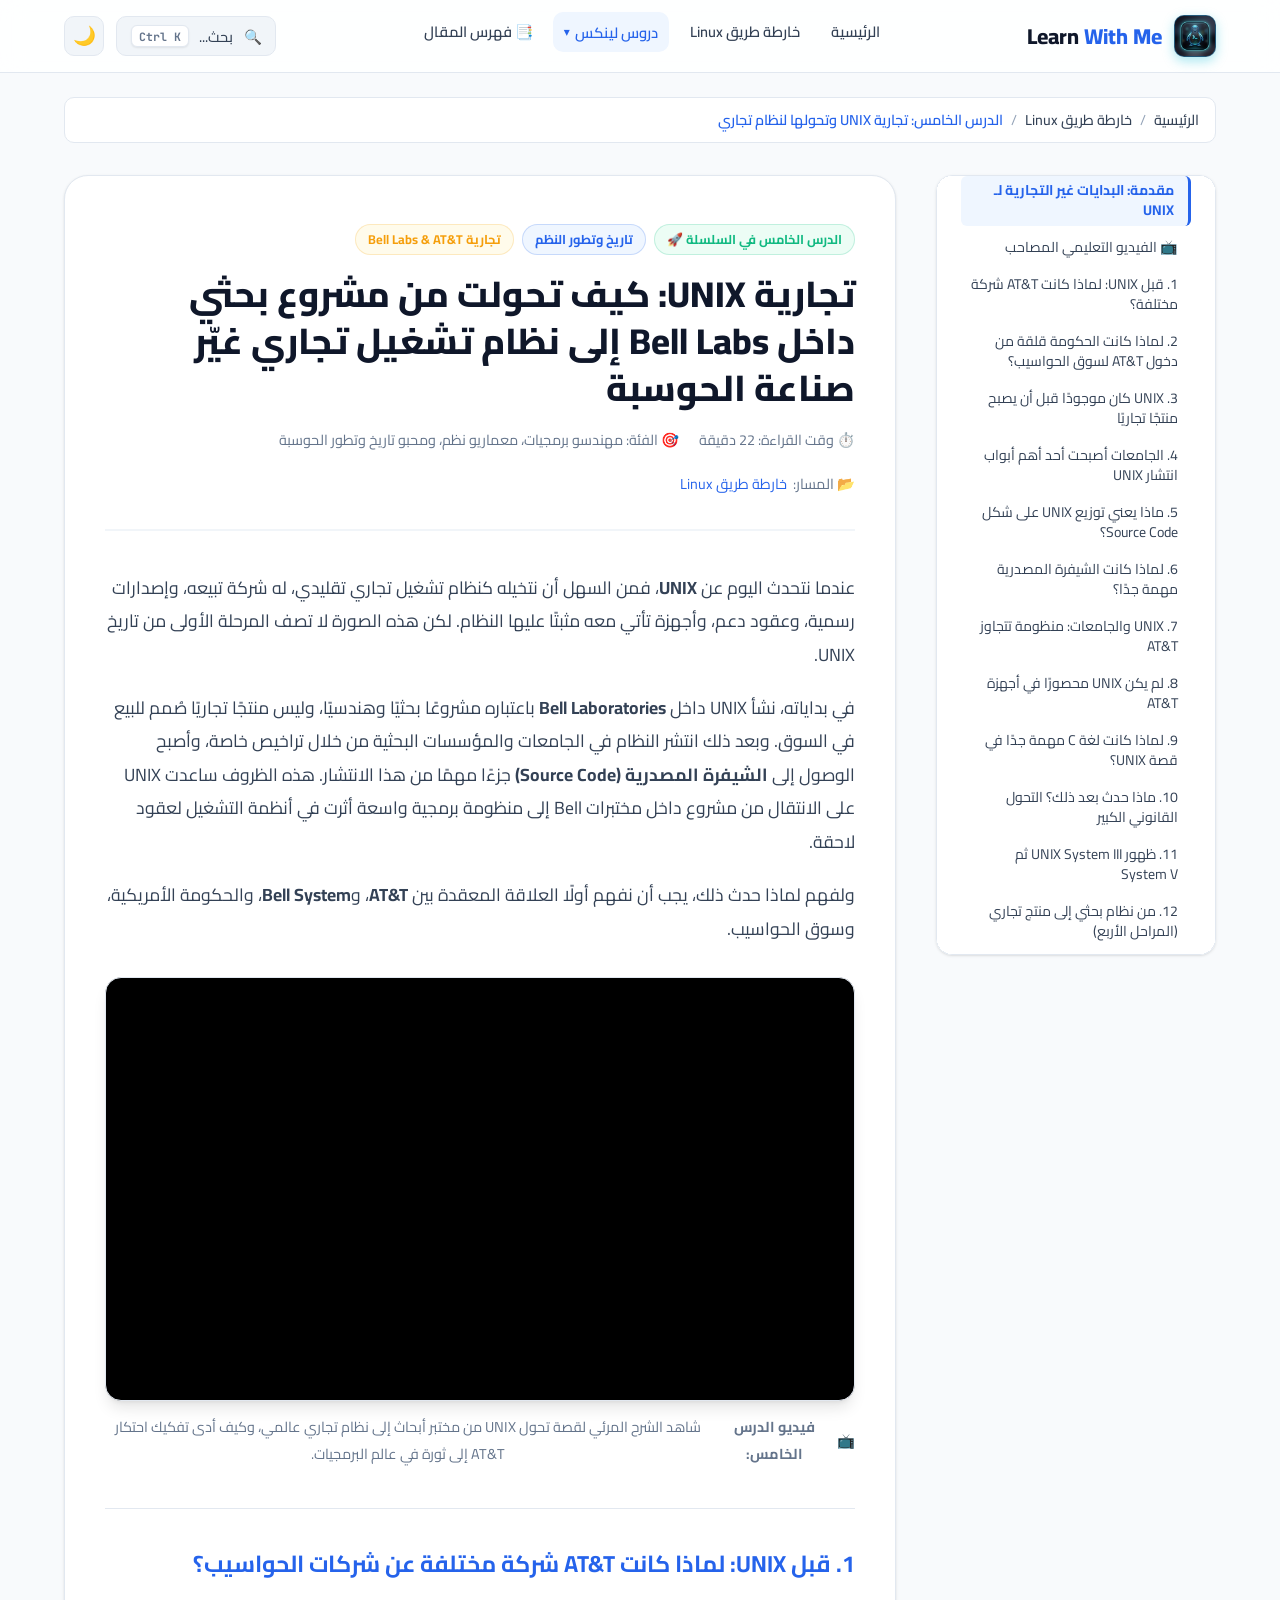
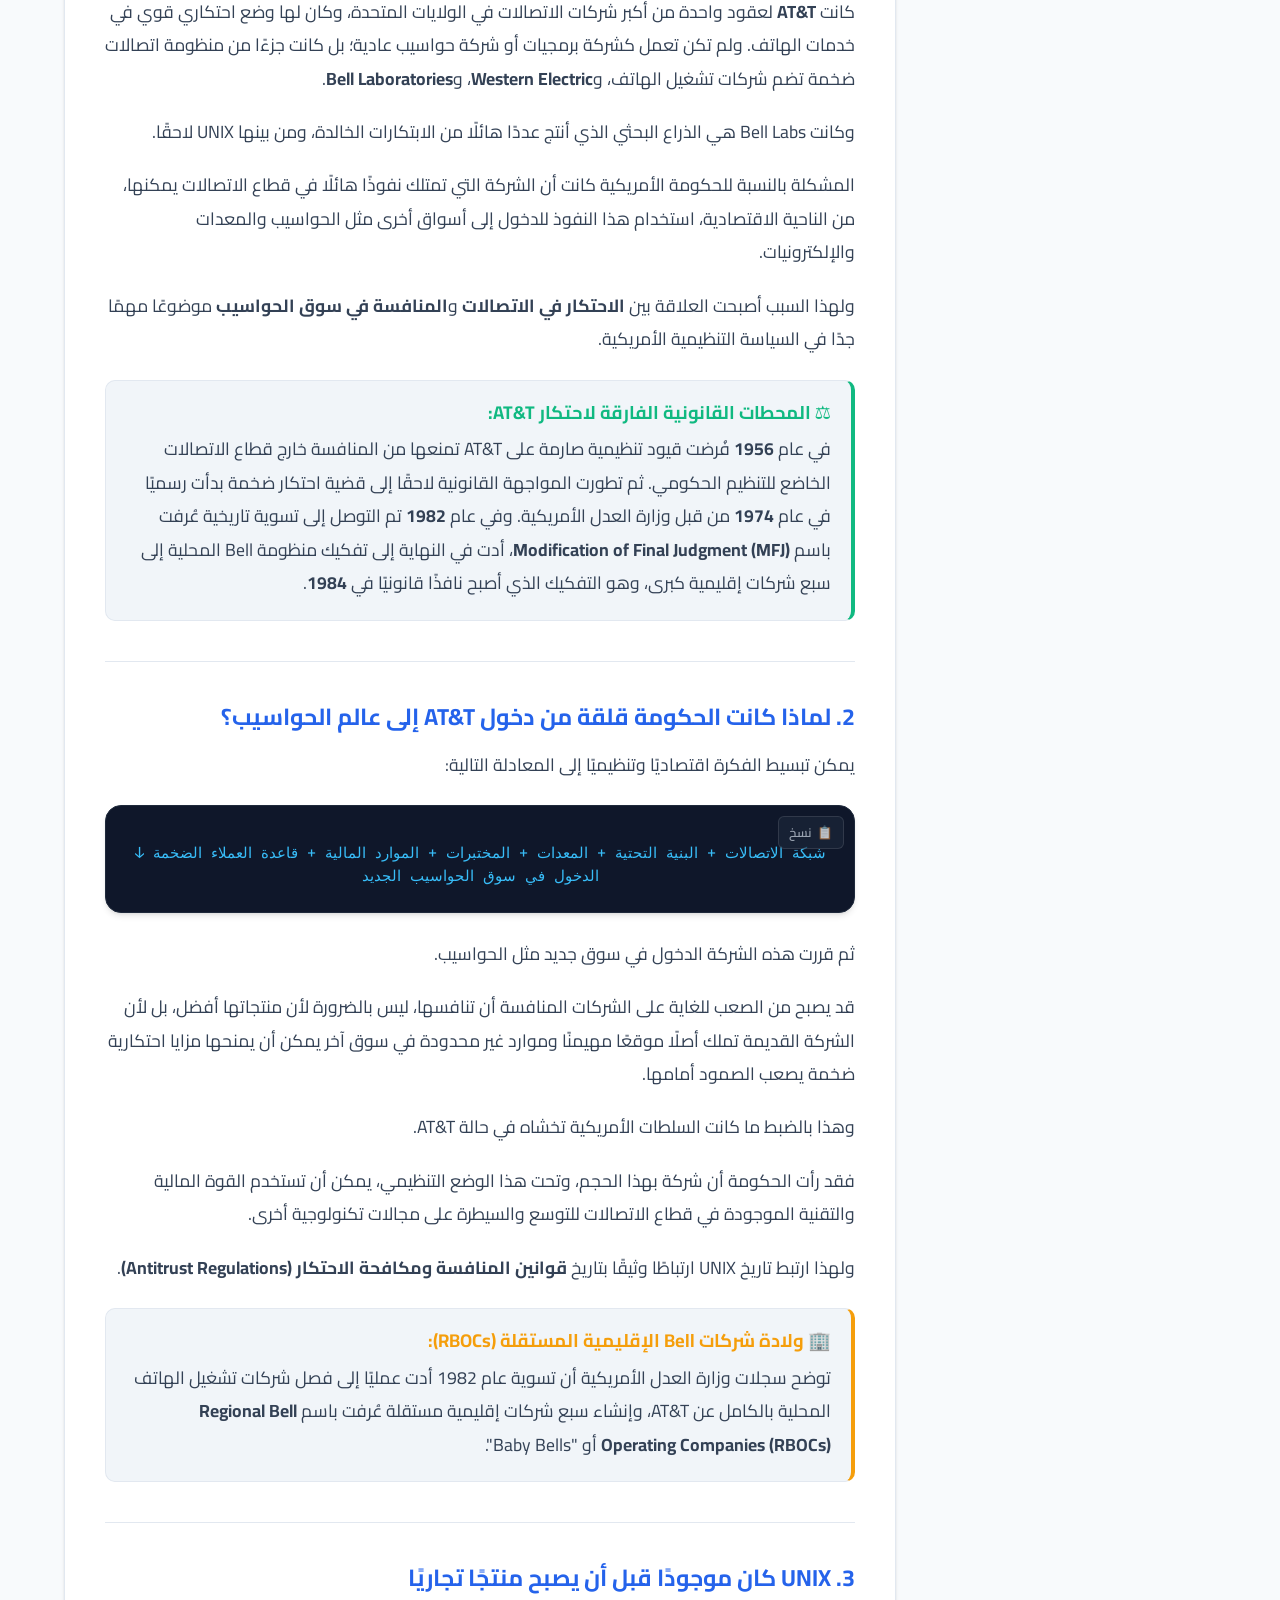
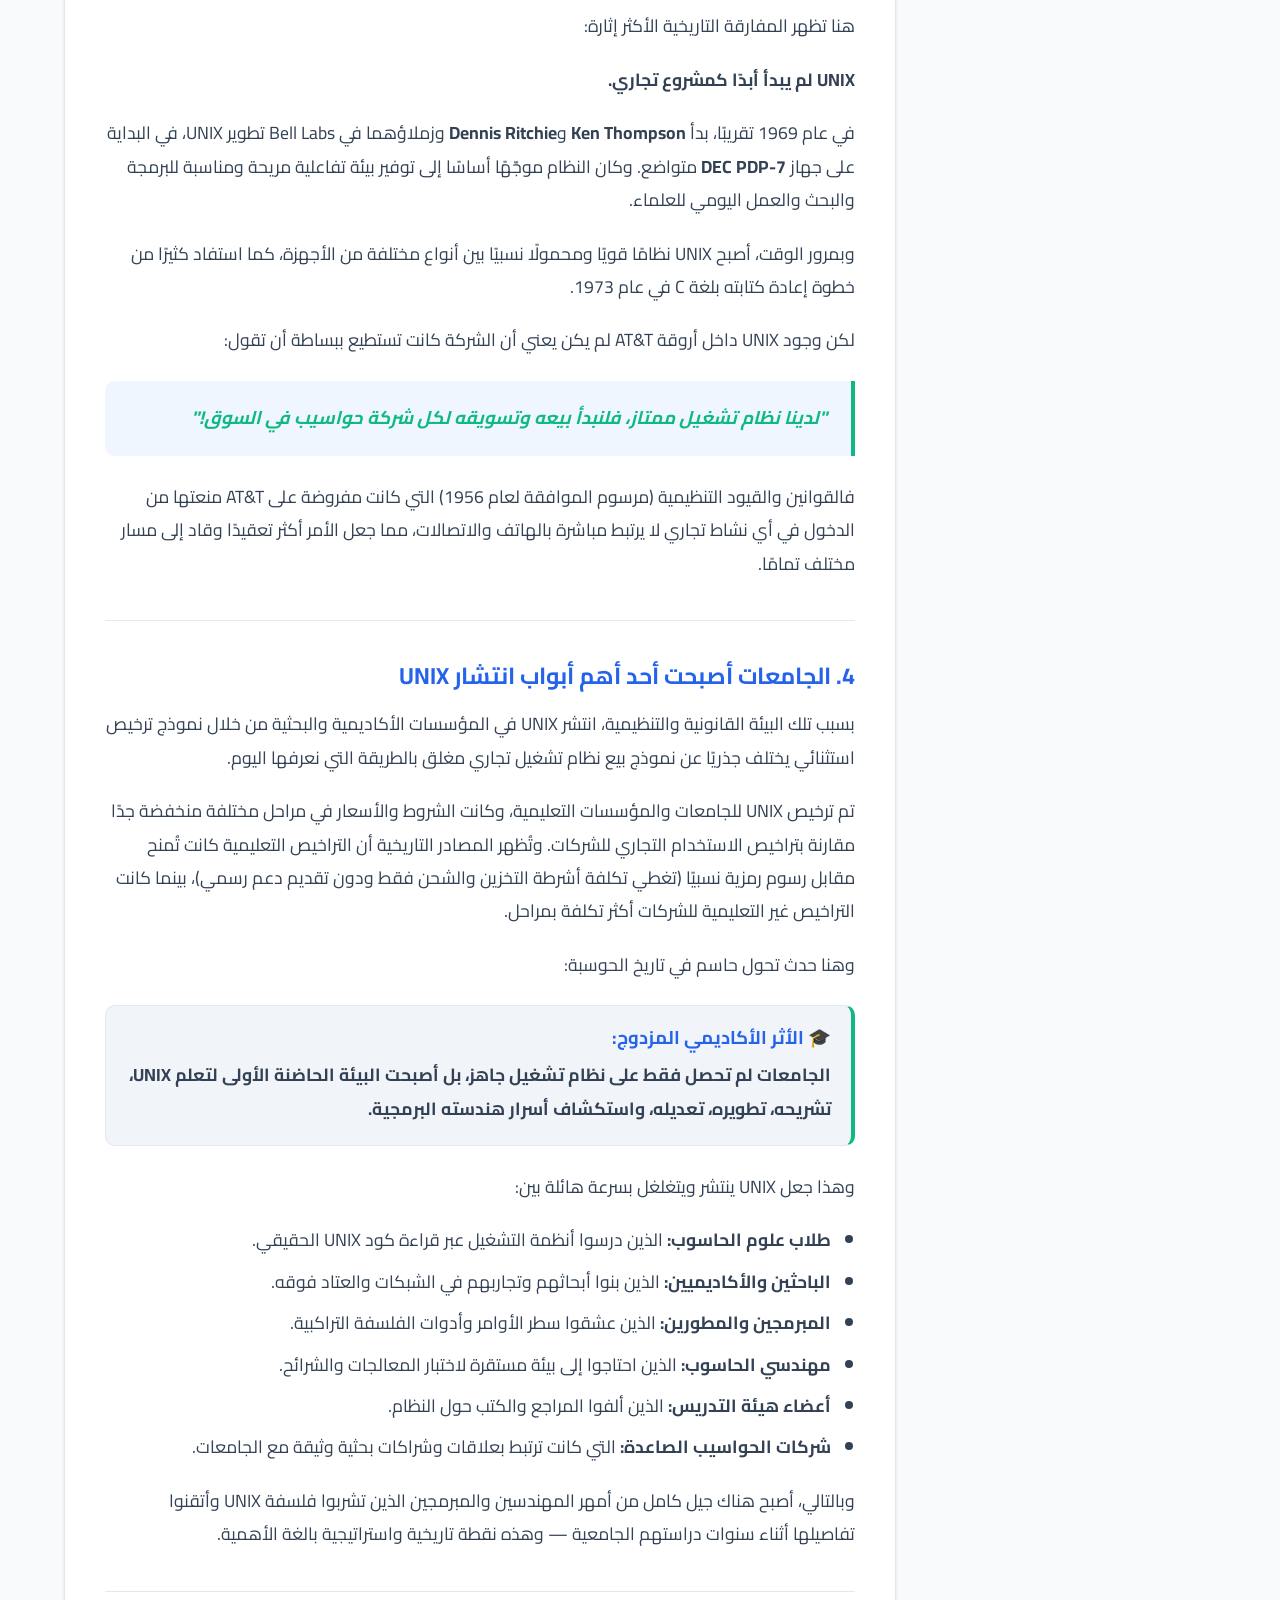
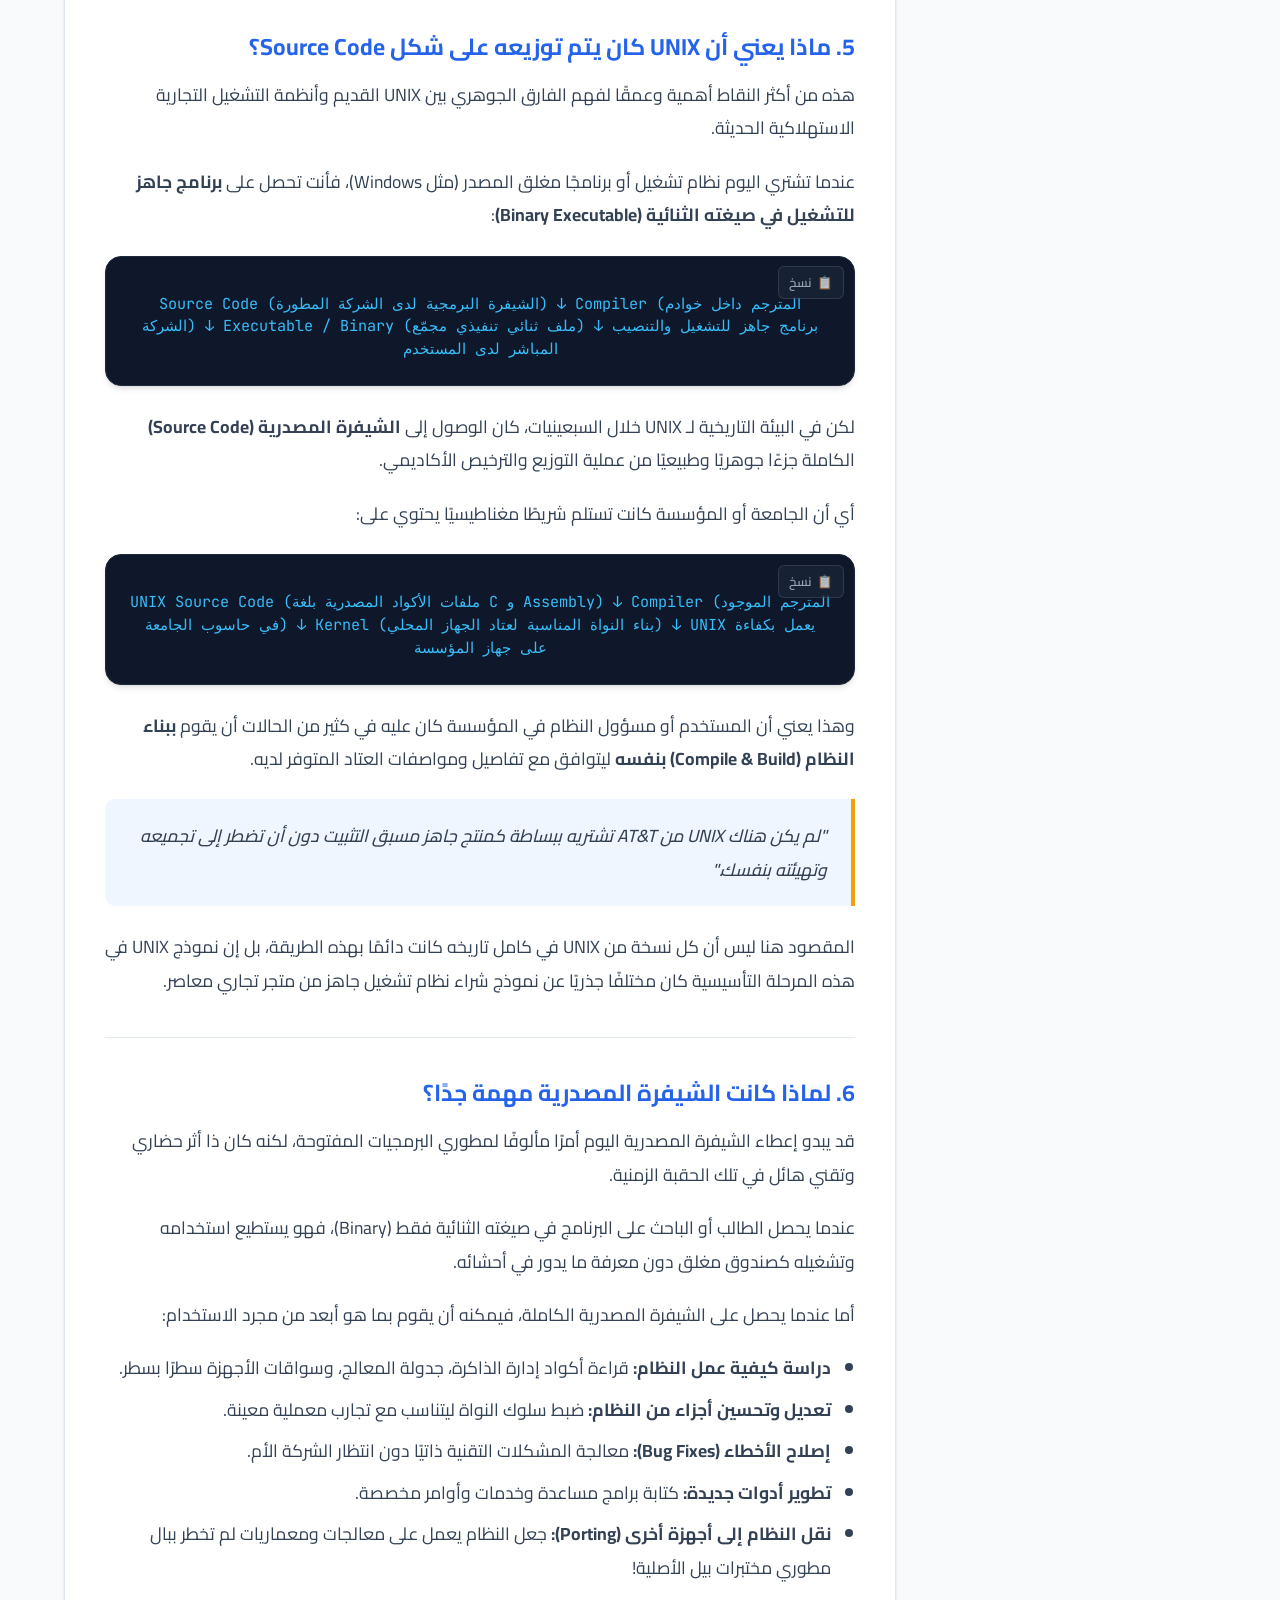
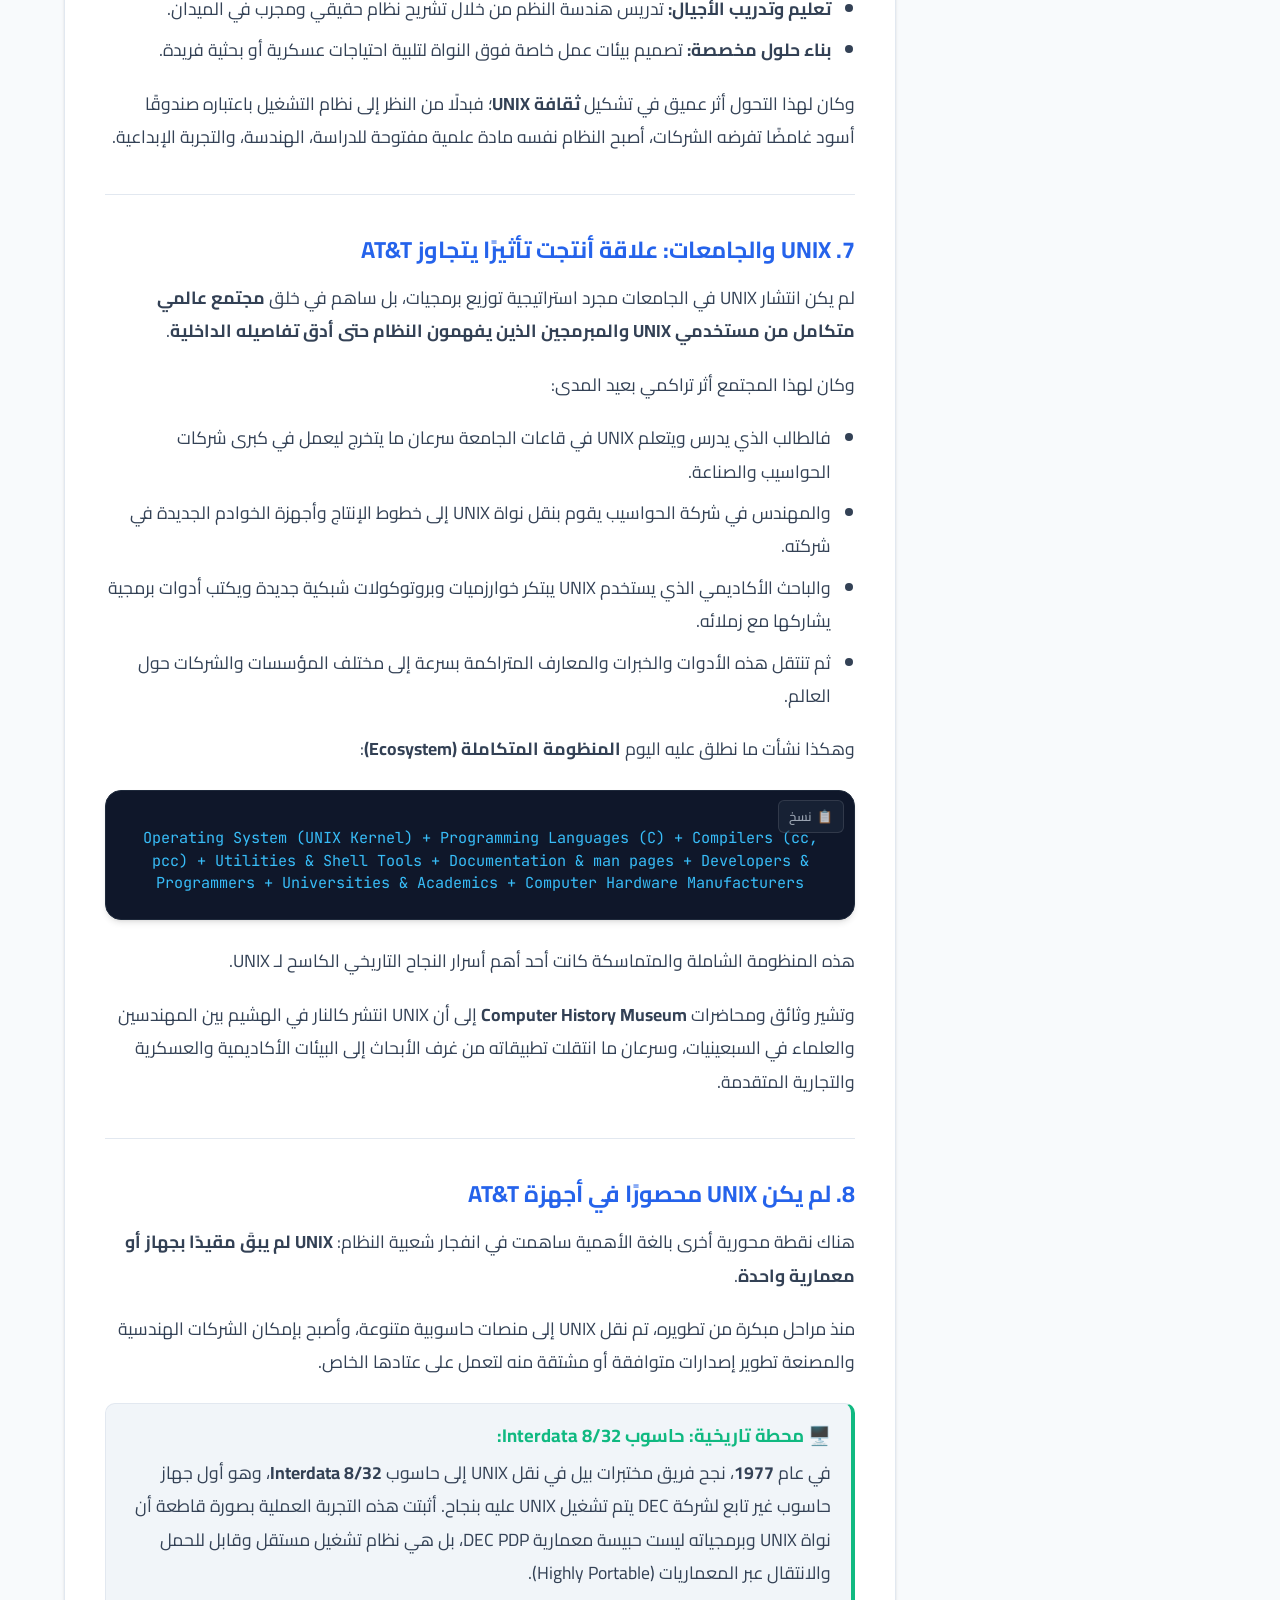
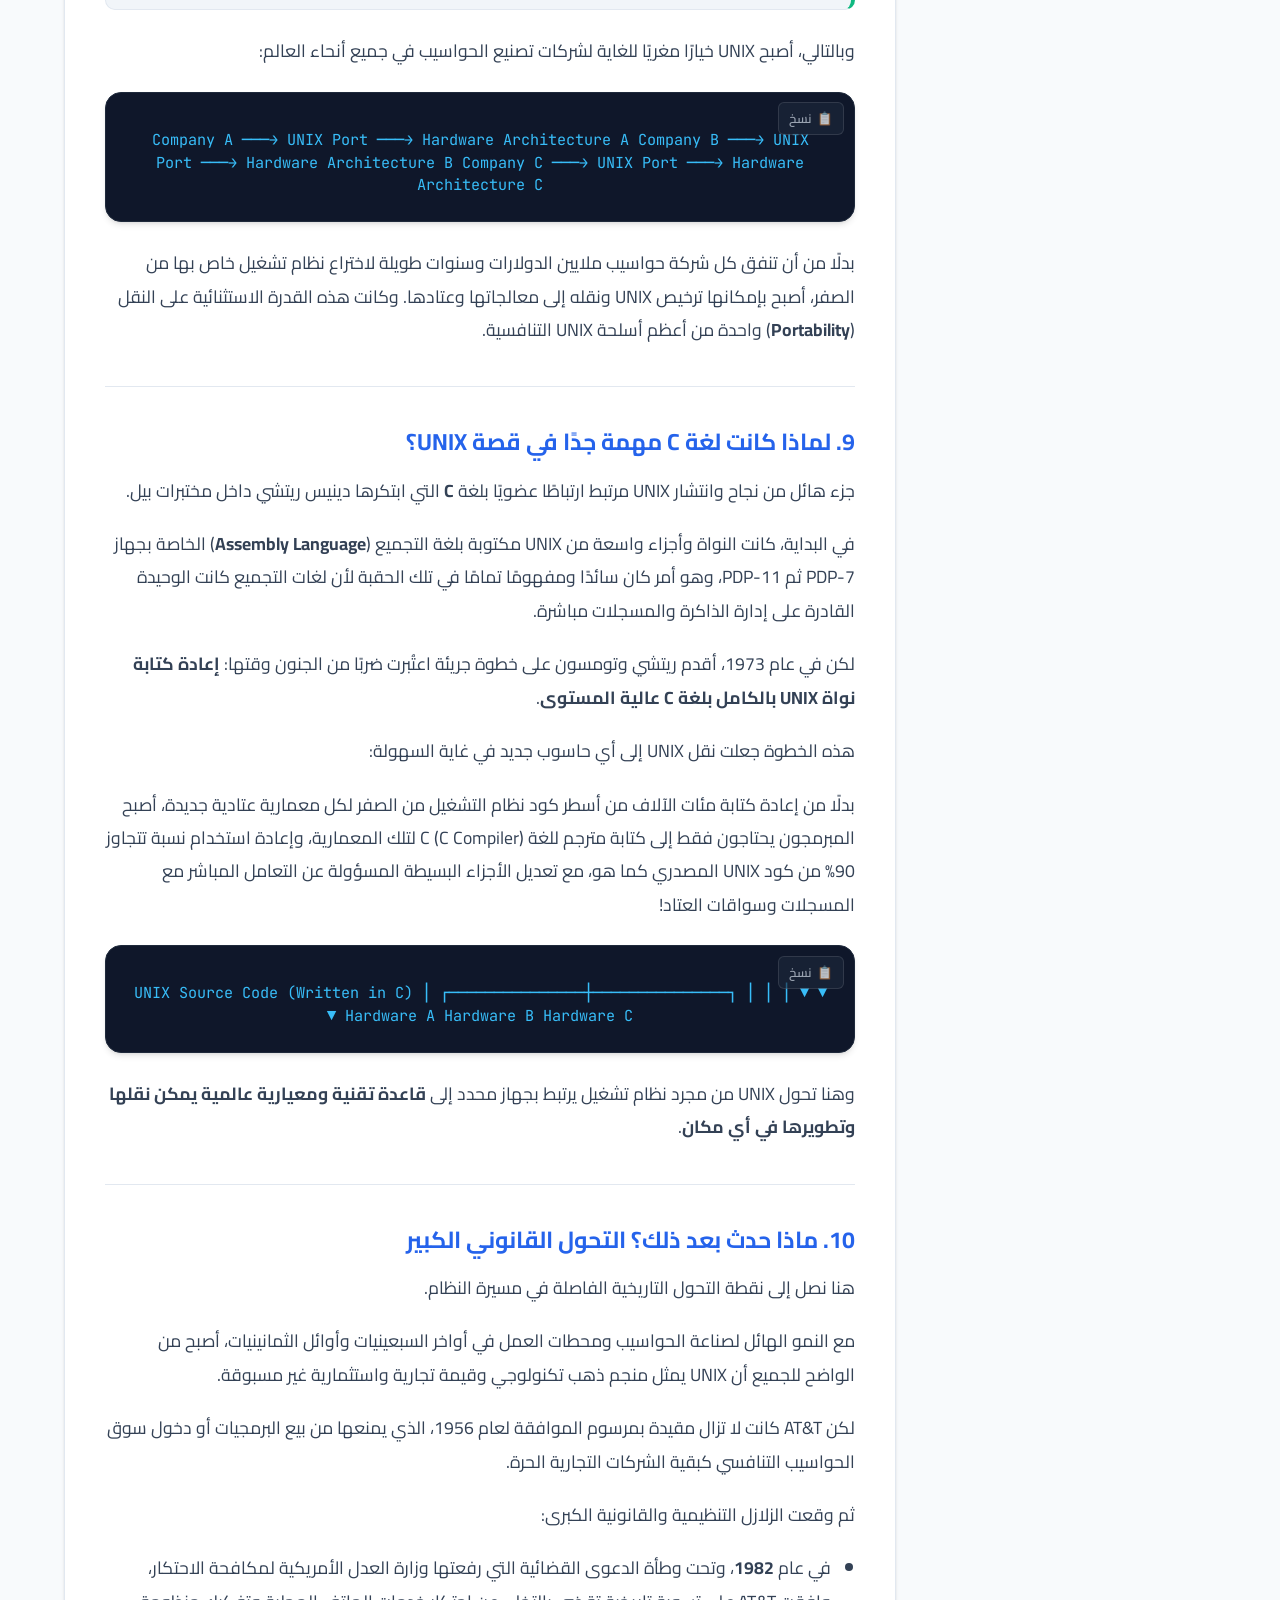
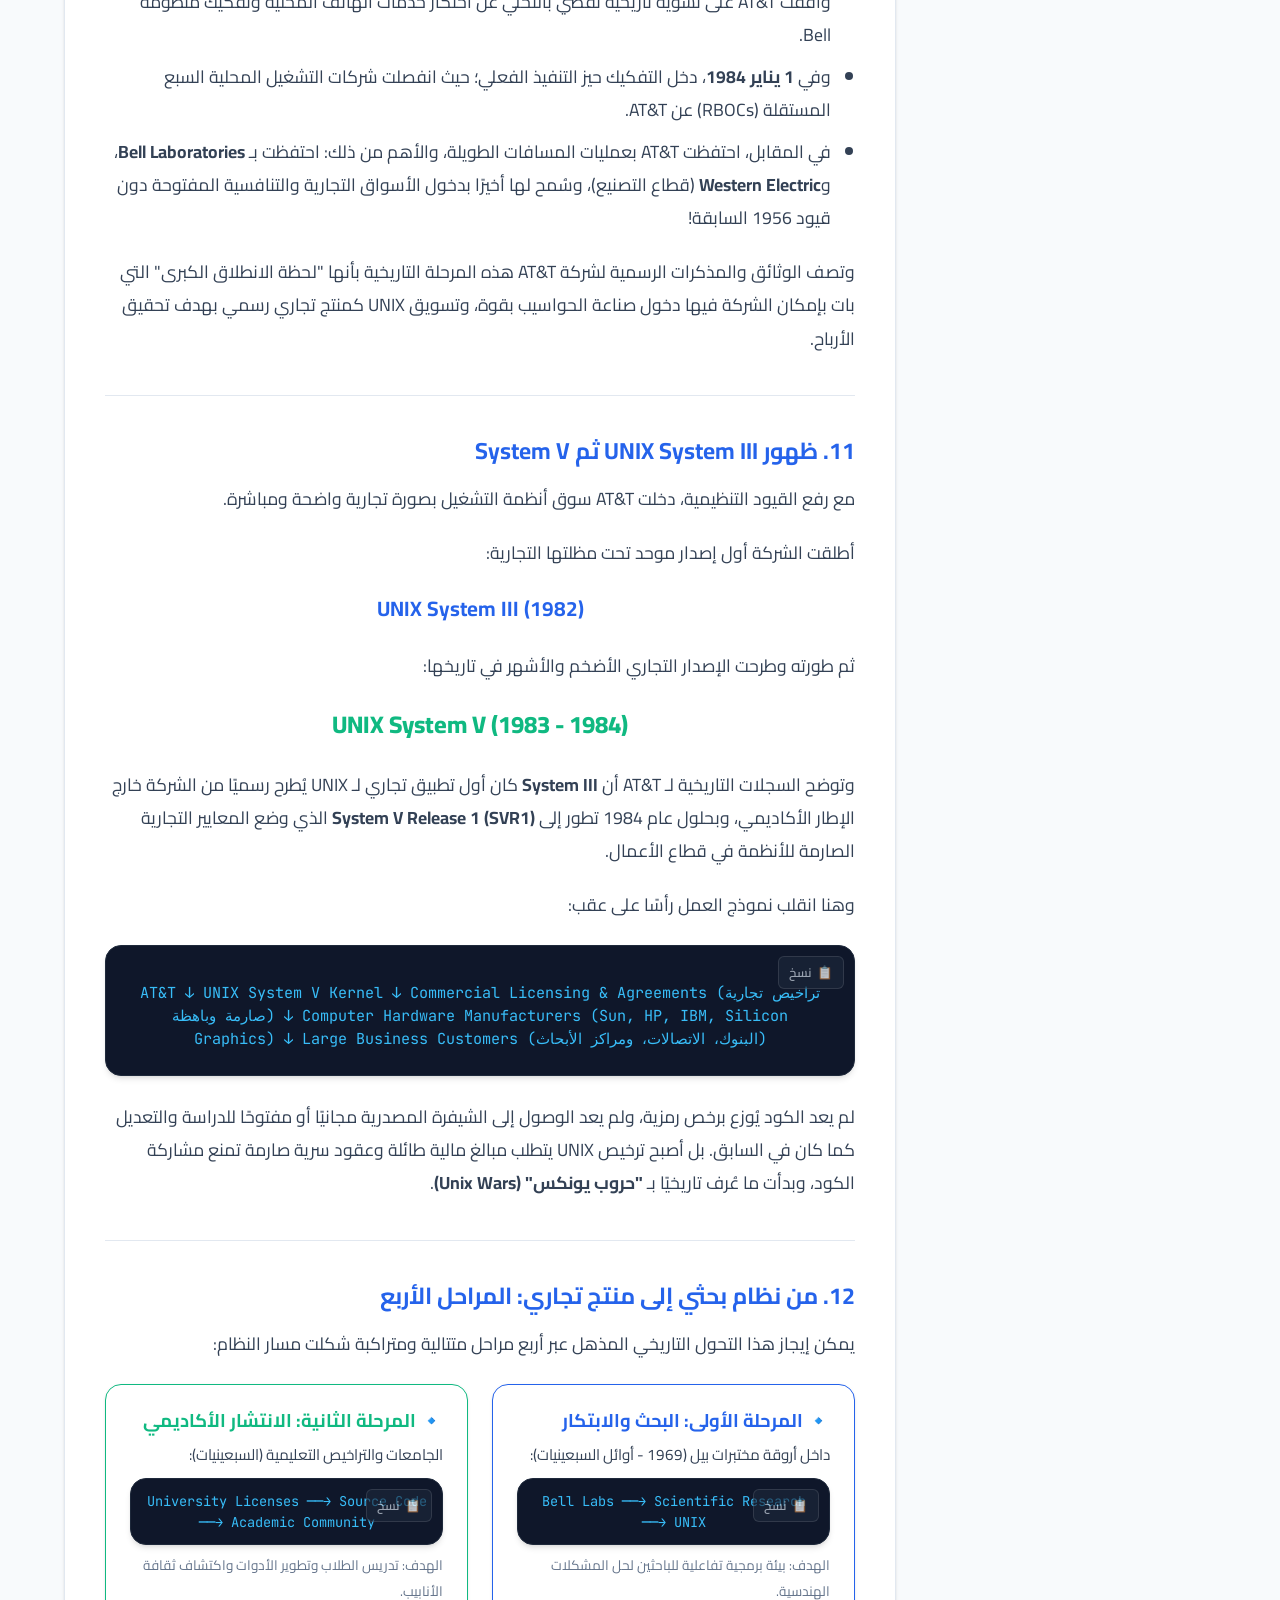
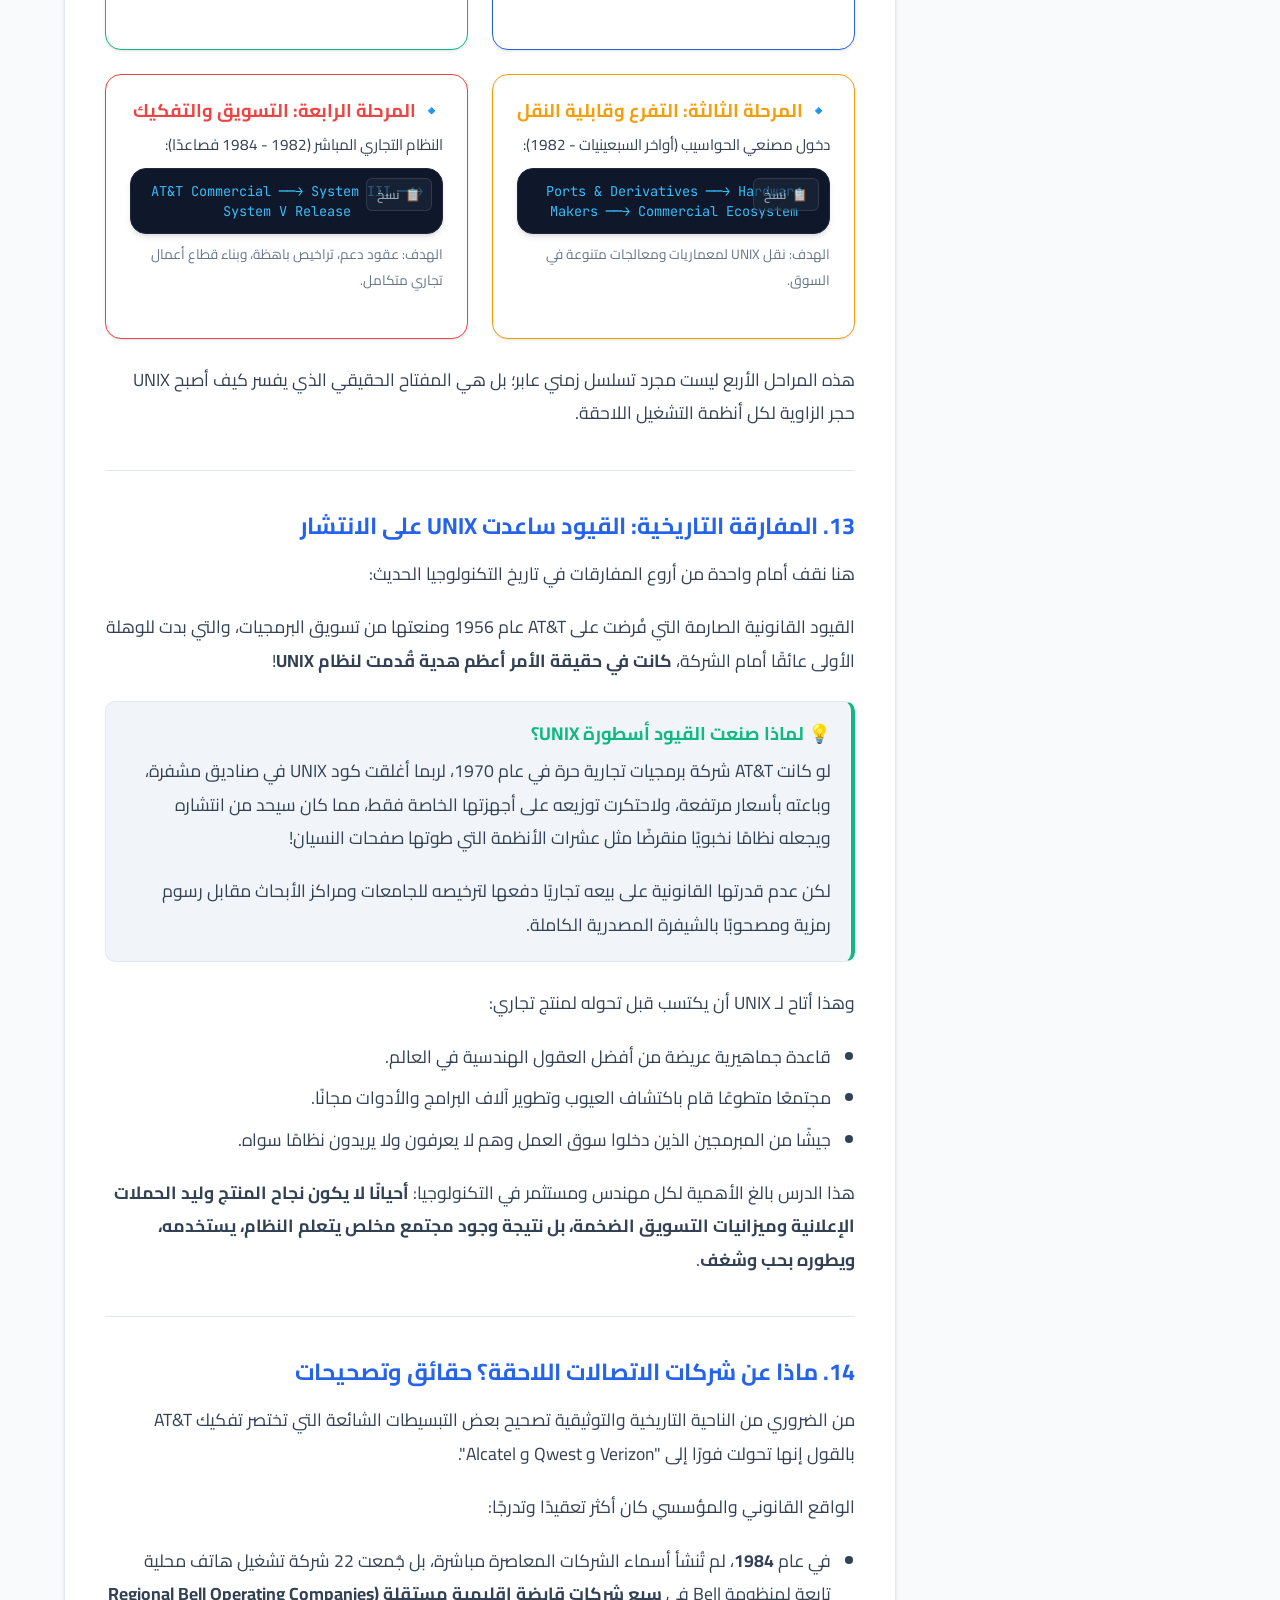
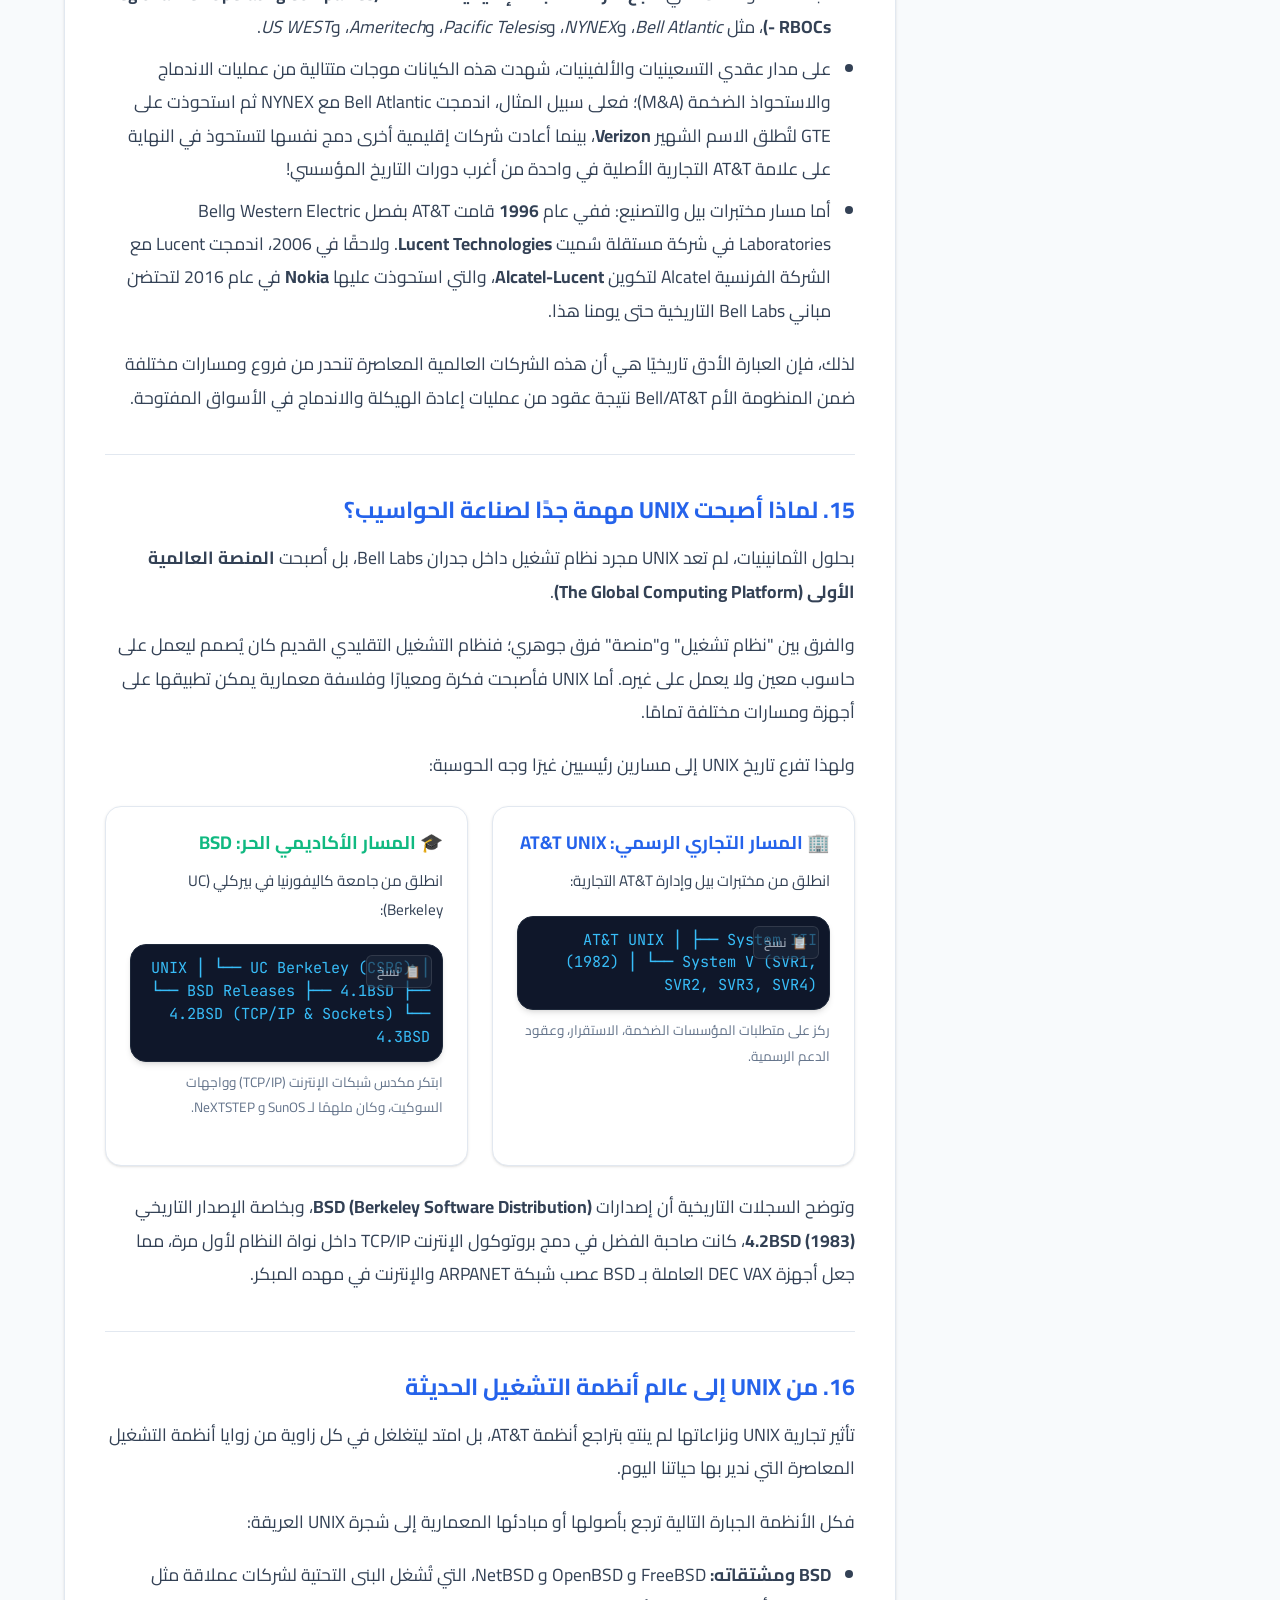
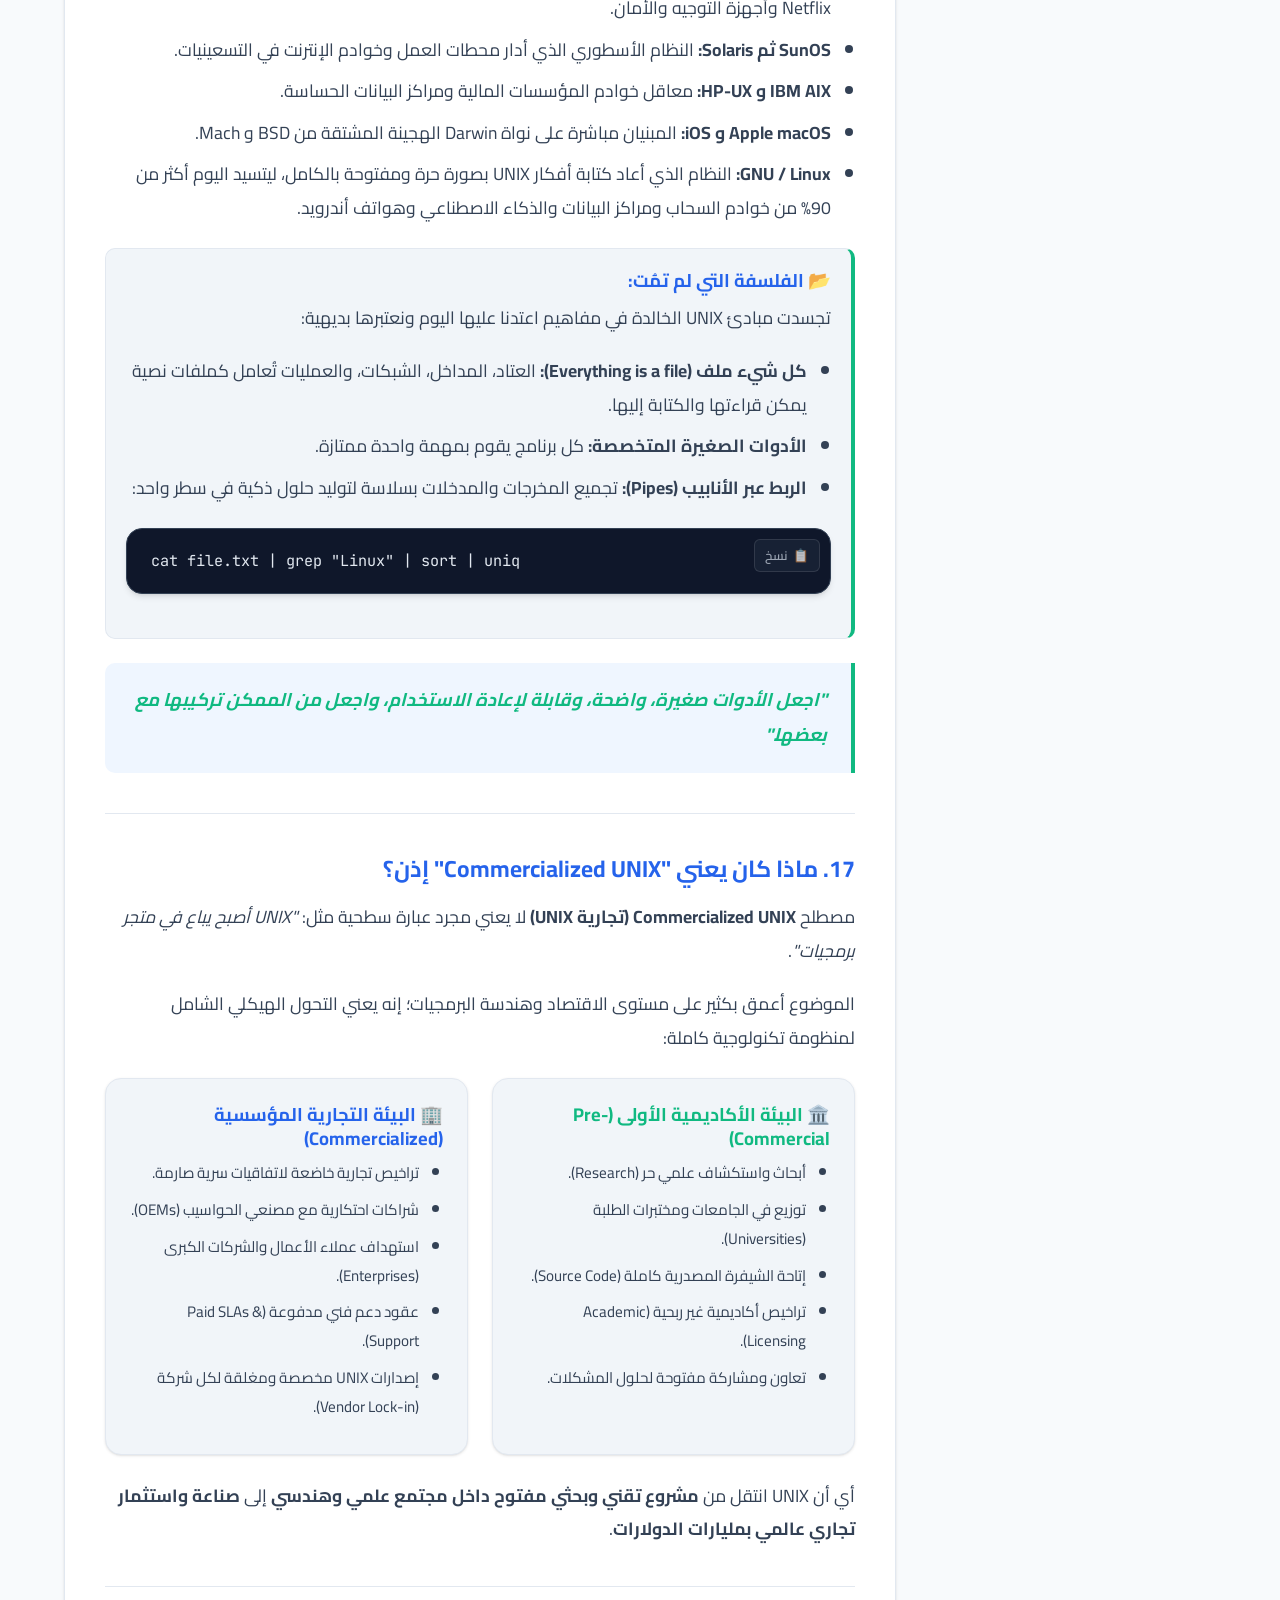
<file: unix-commercialization.html>
<!DOCTYPE html>
<html lang="ar" dir="rtl">
<head>
  <meta charset="UTF-8">
  <meta name="viewport" content="width=device-width, initial-scale=1.0">
  <title>الدرس الخامس: تجارية UNIX: كيف تحولت من مشروع بحثي داخل Bell Labs إلى نظام تشغيل تجاري غيّر صناعة الحوسبة | Learn With Me</title>
  <meta name="description" content="الدرس الخامس في سلسلة دروس لينكس: قصة تحول UNIX من مشروع بحثي في Bell Labs وتراخيص الجامعات إلى نظام تجاري عملاق، أثر قضية تفكيك احتكار AT&T، وولادة System III و System V و BSD.">
  <link rel="icon" type="image/x-icon" href="favicon.ico">
  <link rel="icon" type="image/png" sizes="32x32" href="favicon-32x32.png">
  <link rel="icon" type="image/png" sizes="16x16" href="favicon-16x16.png">
  <link rel="apple-touch-icon" sizes="180x180" href="apple-touch-icon.png">
  <link rel="canonical" href="https://learn.jalalmahmoud.online/unix-commercialization.html">
  <link rel="stylesheet" href="style.css">
</head>
<body>

  <!-- Site Navigation -->
  <header class="site-header">
    <div class="container navbar">
      <a href="index.html" class="nav-brand">
        <div class="brand-icon">
          <img src="brand-icon.png" alt="Learn With Me Logo" width="42" height="42">
        </div>
        <div class="brand-text">Learn <span>With Me</span></div>
      </a>
      <ul class="nav-menu">
        <li><a href="index.html" class="nav-link">الرئيسية</a></li>
        <li><a href="linux-roadmap.html" class="nav-link">خارطة طريق Linux</a></li>
        <li class="nav-dropdown">
          <button class="nav-link dropdown-toggle active" type="button" aria-expanded="false" aria-haspopup="true">
            <span>دروس لينكس</span>
            <span class="dropdown-arrow">▾</span>
          </button>
          <div class="dropdown-menu">
            <div class="dropdown-header">سلسلة مدخل إلى Linux (7 دروس)</div>
            <a href="what-is-linux.html" class="dropdown-item" data-lesson-id="1">
              <span class="dropdown-item-num">01</span>
              <div class="dropdown-item-text">
                <span class="dropdown-item-title">الدرس الأول</span>
                <span class="dropdown-item-sub">ما هو لينكس؟</span>
              </div>
              <span class="dropdown-item-check" title="مكتمل">✓</span>
            </a>
            <a href="linux-vs-other-os.html" class="dropdown-item" data-lesson-id="2">
              <span class="dropdown-item-num">02</span>
              <div class="dropdown-item-text">
                <span class="dropdown-item-title">الدرس الثاني</span>
                <span class="dropdown-item-sub">كيف يختلف لينكس؟</span>
              </div>
              <span class="dropdown-item-check" title="مكتمل">✓</span>
            </a>
            <a href="history-of-linux.html" class="dropdown-item" data-lesson-id="3">
              <span class="dropdown-item-num">03</span>
              <div class="dropdown-item-text">
                <span class="dropdown-item-title">الدرس الثالث</span>
                <span class="dropdown-item-sub">تاريخ لينكس</span>
              </div>
              <span class="dropdown-item-check" title="مكتمل">✓</span>
            </a>
            <a href="unix-philosophy.html" class="dropdown-item" data-lesson-id="4">
              <span class="dropdown-item-num">04</span>
              <div class="dropdown-item-text">
                <span class="dropdown-item-title">الدرس الرابع</span>
                <span class="dropdown-item-sub">ثقافة وفلسفة UNIX</span>
              </div>
              <span class="dropdown-item-check" title="مكتمل">✓</span>
            </a>
            <a href="unix-commercialization.html" class="dropdown-item active" data-lesson-id="5">
              <span class="dropdown-item-num">05</span>
              <div class="dropdown-item-text">
                <span class="dropdown-item-title">الدرس الخامس</span>
                <span class="dropdown-item-sub">تجارية UNIX</span>
              </div>
              <span class="dropdown-item-check" title="مكتمل">✓</span>
            </a>
            <a href="berkeley-software-distribution.html" class="dropdown-item" data-lesson-id="6">
              <span class="dropdown-item-num">06</span>
              <div class="dropdown-item-text">
                <span class="dropdown-item-title">الدرس السادس</span>
                <span class="dropdown-item-sub">وصول BSD وانقسام UNIX</span>
              </div>
              <span class="dropdown-item-check" title="مكتمل">✓</span>
            </a>
            <a href="unix-laboratory.html" class="dropdown-item" data-lesson-id="7">
              <span class="dropdown-item-num">07</span>
              <div class="dropdown-item-text">
                <span class="dropdown-item-title">الدرس السابع</span>
                <span class="dropdown-item-sub">مختبر UNIX وتحوله التجاري</span>
              </div>
              <span class="dropdown-item-check" title="مكتمل">✓</span>
            </a>
            <div class="dropdown-divider"></div>
            <a href="linux-roadmap.html" class="dropdown-footer-link">
              <span>استعراض كافة الدروس في خارطة الطريق ←</span>
            </a>
          </div>
        </li>
        <li><a href="#toc" class="nav-link">📑 فهرس المقال</a></li>
      </ul>
      <div class="nav-actions">
        <button id="searchTriggerBtn" class="search-trigger-btn" type="button" aria-label="بحث سريع في المنصة (Ctrl+K)">
          <span class="search-icon">🔍</span>
          <span class="search-btn-text">بحث...</span>
          <kbd class="search-kbd">Ctrl K</kbd>
        </button>
        <button id="themeToggle" class="theme-toggle-btn" aria-label="تبديل الوضع الليلي">🌙</button>
      </div>
    </div>
  </header>

  <!-- Main Container -->
  <main class="container">
    <!-- Breadcrumbs -->
    <nav class="breadcrumbs" aria-label="مسار التنقل">
      <a href="index.html">الرئيسية</a>
      <span class="separator">/</span>
      <a href="linux-roadmap.html">خارطة طريق Linux</a>
      <span class="separator">/</span>
      <span class="current">الدرس الخامس: تجارية UNIX وتحولها لنظام تجاري</span>
    </nav>

    <div class="article-layout">
      <!-- Table of Contents Sidebar -->
      <aside class="article-sidebar" id="toc">
        <div class="sidebar-title">
          <span>📑</span> فهرس محتويات الدرس
        </div>
        <ul class="toc-list">
          <li><a href="#intro">مقدمة: البدايات غير التجارية لـ UNIX</a></li>
          <li><a href="#video-section">📺 الفيديو التعليمي المصاحب</a></li>
          <li><a href="#sec-1">1. قبل UNIX: لماذا كانت AT&amp;T شركة مختلفة؟</a></li>
          <li><a href="#sec-2">2. لماذا كانت الحكومة قلقة من دخول AT&amp;T لسوق الحواسيب؟</a></li>
          <li><a href="#sec-3">3. UNIX كان موجودًا قبل أن يصبح منتجًا تجاريًا</a></li>
          <li><a href="#sec-4">4. الجامعات أصبحت أحد أهم أبواب انتشار UNIX</a></li>
          <li><a href="#sec-5">5. ماذا يعني توزيع UNIX على شكل Source Code؟</a></li>
          <li><a href="#sec-6">6. لماذا كانت الشيفرة المصدرية مهمة جدًا؟</a></li>
          <li><a href="#sec-7">7. UNIX والجامعات: منظومة تتجاوز AT&amp;T</a></li>
          <li><a href="#sec-8">8. لم يكن UNIX محصورًا في أجهزة AT&amp;T</a></li>
          <li><a href="#sec-9">9. لماذا كانت لغة C مهمة جدًا في قصة UNIX؟</a></li>
          <li><a href="#sec-10">10. ماذا حدث بعد ذلك؟ التحول القانوني الكبير</a></li>
          <li><a href="#sec-11">11. ظهور UNIX System III ثم System V</a></li>
          <li><a href="#sec-12">12. من نظام بحثي إلى منتج تجاري (المراحل الأربع)</a></li>
          <li><a href="#sec-13">13. المفارقة التاريخية: القيود ساعدت على الانتشار</a></li>
          <li><a href="#sec-14">14. ماذا عن شركات الاتصالات اللاحقة؟ حقائق وتصحيحات</a></li>
          <li><a href="#sec-15">15. لماذا أصبحت UNIX مهمة جدًا لصناعة الحواسيب؟</a></li>
          <li><a href="#sec-16">16. من UNIX إلى عالم أنظمة التشغيل الحديثة</a></li>
          <li><a href="#sec-17">17. ماذا كان يعني "Commercialized UNIX" إذن؟</a></li>
          <li><a href="#conclusion">18. الخلاصة: دروس في التكنولوجيا والاقتصاد</a></li>
        </ul>
      </aside>

      <!-- Main Article Content -->
      <article class="article-main">
        <header class="article-header">
          <div style="display: flex; gap: 0.5rem; margin-bottom: 1rem; flex-wrap: wrap;">
            <span class="badge badge-accent">الدرس الخامس في السلسلة 🚀</span>
            <span class="badge badge-primary">تاريخ وتطور النظم</span>
            <span class="badge badge-warning" style="background-color: var(--accent-orange-light); color: var(--accent-orange);">تجارية Bell Labs &amp; AT&amp;T</span>
          </div>
          <h1 id="intro">تجارية UNIX: كيف تحولت من مشروع بحثي داخل Bell Labs إلى نظام تشغيل تجاري غيّر صناعة الحوسبة</h1>
          <div class="article-header-meta">
            <span class="article-meta-item">⏱️ وقت القراءة: 22 دقيقة</span>
            <span class="article-meta-item">🎯 الفئة: مهندسو برمجيات، معماريو نظم، ومحبو تاريخ وتطور الحوسبة</span>
            <span class="article-meta-item">📂 المسار: <a href="linux-roadmap.html">خارطة طريق Linux</a></span>
          </div>
        </header>

        <div class="article-body">
          <p>
            عندما نتحدث اليوم عن <strong>UNIX</strong>، فمن السهل أن نتخيله كنظام تشغيل تجاري تقليدي، له شركة تبيعه، وإصدارات رسمية، وعقود دعم، وأجهزة تأتي معه مثبتًا عليها النظام. لكن هذه الصورة لا تصف المرحلة الأولى من تاريخ UNIX.
          </p>

          <p>
            في بداياته، نشأ UNIX داخل <strong>Bell Laboratories</strong> باعتباره مشروعًا بحثيًا وهندسيًا، وليس منتجًا تجاريًا صُمم للبيع في السوق. وبعد ذلك انتشر النظام في الجامعات والمؤسسات البحثية من خلال تراخيص خاصة، وأصبح الوصول إلى <strong>الشيفرة المصدرية (Source Code)</strong> جزءًا مهمًا من هذا الانتشار. هذه الظروف ساعدت UNIX على الانتقال من مشروع داخل مختبرات Bell إلى منظومة برمجية واسعة أثرت في أنظمة التشغيل لعقود لاحقة.
          </p>

          <p>
            ولفهم لماذا حدث ذلك، يجب أن نفهم أولًا العلاقة المعقدة بين <strong>AT&amp;T</strong>، و<strong>Bell System</strong>، والحكومة الأمريكية، وسوق الحواسيب.
          </p>

          <!-- Embedded YouTube Video Section -->
          <div class="video-wrapper" id="video-section">
            <div class="video-container">
              <iframe 
                src="https://www.youtube.com/embed/pfG5hVw3UmM" 
                title="الدرس الخامس: تجارية UNIX وتحولها لنظام تشغيل تجاري" 
                allow="accelerometer; autoplay; clipboard-write; encrypted-media; gyroscope; picture-in-picture; web-share" 
                referrerpolicy="strict-origin-when-cross-origin" 
                allowfullscreen>
              </iframe>
            </div>
            <p class="video-caption">
              <span>📺</span> <strong>فيديو الدرس الخامس:</strong> شاهد الشرح المرئي لقصة تحول UNIX من مختبر أبحاث إلى نظام تجاري عالمي، وكيف أدى تفكيك احتكار AT&amp;T إلى ثورة في عالم البرمجيات.
            </p>
          </div>

          <hr>

          <!-- Section 1 -->
          <h2 id="sec-1">1. قبل UNIX: لماذا كانت AT&amp;T شركة مختلفة عن شركات الحواسيب؟</h2>
          <p>
            كانت <strong>AT&amp;T</strong> لعقود واحدة من أكبر شركات الاتصالات في الولايات المتحدة، وكان لها وضع احتكاري قوي في خدمات الهاتف. ولم تكن تعمل كشركة برمجيات أو شركة حواسيب عادية؛ بل كانت جزءًا من منظومة اتصالات ضخمة تضم شركات تشغيل الهاتف، و<strong>Western Electric</strong>، و<strong>Bell Laboratories</strong>.
          </p>

          <p>
            وكانت Bell Labs هي الذراع البحثي الذي أنتج عددًا هائلًا من الابتكارات الخالدة، ومن بينها UNIX لاحقًا.
          </p>

          <p>
            المشكلة بالنسبة للحكومة الأمريكية كانت أن الشركة التي تمتلك نفوذًا هائلًا في قطاع الاتصالات يمكنها، من الناحية الاقتصادية، استخدام هذا النفوذ للدخول إلى أسواق أخرى مثل الحواسيب والمعدات والإلكترونيات.
          </p>

          <p>
            ولهذا السبب أصبحت العلاقة بين <strong>الاحتكار في الاتصالات</strong> و<strong>المنافسة في سوق الحواسيب</strong> موضوعًا مهمًا جدًا في السياسة التنظيمية الأمريكية.
          </p>

          <div class="callout-box">
            <h4 style="margin-bottom: 0.5rem; color: var(--accent);">⚖️ المحطات القانونية الفارقة لاحتكار AT&amp;T:</h4>
            <p style="margin-bottom: 0;">
              في عام <strong>1956</strong> فُرضت قيود تنظيمية صارمة على AT&amp;T تمنعها من المنافسة خارج قطاع الاتصالات الخاضع للتنظيم الحكومي. ثم تطورت المواجهة القانونية لاحقًا إلى قضية احتكار ضخمة بدأت رسميًا في عام <strong>1974</strong> من قبل وزارة العدل الأمريكية. وفي عام <strong>1982</strong> تم التوصل إلى تسوية تاريخية عُرفت باسم <strong>Modification of Final Judgment (MFJ)</strong>، أدت في النهاية إلى تفكيك منظومة Bell المحلية إلى سبع شركات إقليمية كبرى، وهو التفكيك الذي أصبح نافذًا قانونيًا في <strong>1984</strong>.
            </p>
          </div>

          <hr>

          <!-- Section 2 -->
          <h2 id="sec-2">2. لماذا كانت الحكومة قلقة من دخول AT&amp;T إلى عالم الحواسيب؟</h2>
          <p>
            يمكن تبسيط الفكرة اقتصاديًا وتنظيميًا إلى المعادلة التالية:
          </p>

          <div class="diagram-box">
شبكة الاتصالات + البنية التحتية + المعدات + المختبرات + الموارد المالية + قاعدة العملاء الضخمة
                                       ↓
                          الدخول في سوق الحواسيب الجديد
          </div>

          <p>
            ثم قررت هذه الشركة الدخول في سوق جديد مثل الحواسيب.
          </p>
          <p>
            قد يصبح من الصعب للغاية على الشركات المنافسة أن تنافسها، ليس بالضرورة لأن منتجاتها أفضل، بل لأن الشركة القديمة تملك أصلًا موقعًا مهيمنًا وموارد غير محدودة في سوق آخر يمكن أن يمنحها مزايا احتكارية ضخمة يصعب الصمود أمامها.
          </p>
          <p>
            وهذا بالضبط ما كانت السلطات الأمريكية تخشاه في حالة AT&amp;T.
          </p>
          <p>
            فقد رأت الحكومة أن شركة بهذا الحجم، وتحت هذا الوضع التنظيمي، يمكن أن تستخدم القوة المالية والتقنية الموجودة في قطاع الاتصالات للتوسع والسيطرة على مجالات تكنولوجية أخرى.
          </p>
          <p>
            ولهذا ارتبط تاريخ UNIX ارتباطًا وثيقًا بتاريخ <strong>قوانين المنافسة ومكافحة الاحتكار (Antitrust Regulations)</strong>.
          </p>

          <div class="callout-box" style="border-right-color: var(--accent-orange);">
            <h4 style="margin-bottom: 0.5rem; color: var(--accent-orange);">🏢 ولادة شركات Bell الإقليمية المستقلة (RBOCs):</h4>
            <p style="margin-bottom: 0;">
              توضح سجلات وزارة العدل الأمريكية أن تسوية عام 1982 أدت عمليًا إلى فصل شركات تشغيل الهاتف المحلية بالكامل عن AT&amp;T، وإنشاء سبع شركات إقليمية مستقلة عُرفت باسم <strong>Regional Bell Operating Companies (RBOCs)</strong> أو "Baby Bells".
            </p>
          </div>

          <hr>

          <!-- Section 3 -->
          <h2 id="sec-3">3. UNIX كان موجودًا قبل أن يصبح منتجًا تجاريًا</h2>
          <p>
            هنا تظهر المفارقة التاريخية الأكثر إثارة:
          </p>
          <p>
            <strong>UNIX لم يبدأ أبدًا كمشروع تجاري.</strong>
          </p>
          <p>
            في عام 1969 تقريبًا، بدأ <strong>Ken Thompson</strong> و<strong>Dennis Ritchie</strong> وزملاؤهما في Bell Labs تطوير UNIX، في البداية على جهاز <strong>DEC PDP-7</strong> متواضع. وكان النظام موجّهًا أساسًا إلى توفير بيئة تفاعلية مريحة ومناسبة للبرمجة والبحث والعمل اليومي للعلماء.
          </p>
          <p>
            وبمرور الوقت، أصبح UNIX نظامًا قويًا ومحمولًا نسبيًا بين أنواع مختلفة من الأجهزة، كما استفاد كثيرًا من خطوة إعادة كتابته بلغة C في عام 1973.
          </p>
          <p>
            لكن وجود UNIX داخل أروقة AT&amp;T لم يكن يعني أن الشركة كانت تستطيع ببساطة أن تقول:
          </p>

          <blockquote style="font-size: 1.15rem; color: var(--accent); border-right: 4px solid var(--accent);">
            <strong>"لدينا نظام تشغيل ممتاز، فلنبدأ بيعه وتسويقه لكل شركة حواسيب في السوق!"</strong>
          </blockquote>

          <p>
            فالقوانين والقيود التنظيمية (مرسوم الموافقة لعام 1956) التي كانت مفروضة على AT&amp;T منعتها من الدخول في أي نشاط تجاري لا يرتبط مباشرة بالهاتف والاتصالات، مما جعل الأمر أكثر تعقيدًا وقاد إلى مسار مختلف تمامًا.
          </p>

          <hr>

          <!-- Section 4 -->
          <h2 id="sec-4">4. الجامعات أصبحت أحد أهم أبواب انتشار UNIX</h2>
          <p>
            بسبب تلك البيئة القانونية والتنظيمية، انتشر UNIX في المؤسسات الأكاديمية والبحثية من خلال نموذج ترخيص استثنائي يختلف جذريًا عن نموذج بيع نظام تشغيل تجاري مغلق بالطريقة التي نعرفها اليوم.
          </p>
          <p>
            تم ترخيص UNIX للجامعات والمؤسسات التعليمية، وكانت الشروط والأسعار في مراحل مختلفة منخفضة جدًا مقارنة بتراخيص الاستخدام التجاري للشركات. وتُظهر المصادر التاريخية أن التراخيص التعليمية كانت تُمنح مقابل رسوم رمزية نسبيًا (تغطي تكلفة أشرطة التخزين والشحن فقط ودون تقديم دعم رسمي)، بينما كانت التراخيص غير التعليمية للشركات أكثر تكلفة بمراحل.
          </p>

          <p>وهنا حدث تحول حاسم في تاريخ الحوسبة:</p>

          <div class="callout-box">
            <h4 style="margin-bottom: 0.5rem; color: var(--primary);">🎓 الأثر الأكاديمي المزدوج:</h4>
            <p style="margin-bottom: 0;">
              <strong>الجامعات لم تحصل فقط على نظام تشغيل جاهز، بل أصبحت البيئة الحاضنة الأولى لتعلم UNIX، تشريحه، تطويره، تعديله، واستكشاف أسرار هندسته البرمجية.</strong>
            </p>
          </div>

          <p>وهذا جعل UNIX ينتشر ويتغلغل بسرعة هائلة بين:</p>
          <ul>
            <li><strong>طلاب علوم الحاسوب:</strong> الذين درسوا أنظمة التشغيل عبر قراءة كود UNIX الحقيقي.</li>
            <li><strong>الباحثين والأكاديميين:</strong> الذين بنوا أبحاثهم وتجاربهم في الشبكات والعتاد فوقه.</li>
            <li><strong>المبرمجين والمطورين:</strong> الذين عشقوا سطر الأوامر وأدوات الفلسفة التراكبية.</li>
            <li><strong>مهندسي الحاسوب:</strong> الذين احتاجوا إلى بيئة مستقرة لاختبار المعالجات والشرائح.</li>
            <li><strong>أعضاء هيئة التدريس:</strong> الذين ألفوا المراجع والكتب حول النظام.</li>
            <li><strong>شركات الحواسيب الصاعدة:</strong> التي كانت ترتبط بعلاقات وشراكات بحثية وثيقة مع الجامعات.</li>
          </ul>

          <p>
            وبالتالي، أصبح هناك جيل كامل من أمهر المهندسين والمبرمجين الذين تشربوا فلسفة UNIX وأتقنوا تفاصيلها أثناء سنوات دراستهم الجامعية — وهذه نقطة تاريخية واستراتيجية بالغة الأهمية.
          </p>

          <hr>

          <!-- Section 5 -->
          <h2 id="sec-5">5. ماذا يعني أن UNIX كان يتم توزيعه على شكل Source Code؟</h2>
          <p>
            هذه من أكثر النقاط أهمية وعمقًا لفهم الفارق الجوهري بين UNIX القديم وأنظمة التشغيل التجارية الاستهلاكية الحديثة.
          </p>
          <p>
            عندما تشتري اليوم نظام تشغيل أو برنامجًا مغلق المصدر (مثل Windows)، فأنت تحصل على <strong>برنامج جاهز للتشغيل في صيغته الثنائية (Binary Executable)</strong>:
          </p>

          <div class="diagram-box">
Source Code (الشيفرة البرمجية لدى الشركة المطورة)
     ↓
Compiler (المترجم داخل خوادم الشركة)
     ↓
Executable / Binary (ملف ثنائي تنفيذي مجمّع)
     ↓
برنامج جاهز للتشغيل والتنصيب المباشر لدى المستخدم
          </div>

          <p>
            لكن في البيئة التاريخية لـ UNIX خلال السبعينيات، كان الوصول إلى <strong>الشيفرة المصدرية (Source Code)</strong> الكاملة جزءًا جوهريًا وطبيعيًا من عملية التوزيع والترخيص الأكاديمي.
          </p>
          <p>
            أي أن الجامعة أو المؤسسة كانت تستلم شريطًا مغناطيسيًا يحتوي على:
          </p>

          <div class="diagram-box">
UNIX Source Code (ملفات الأكواد المصدرية بلغة C و Assembly)
        ↓
      Compiler (المترجم الموجود في حاسوب الجامعة)
        ↓
      Kernel (بناء النواة المناسبة لعتاد الجهاز المحلي)
        ↓
   UNIX يعمل بكفاءة على جهاز المؤسسة
          </div>

          <p>
            وهذا يعني أن المستخدم أو مسؤول النظام في المؤسسة كان عليه في كثير من الحالات أن يقوم <strong>ببناء النظام (Compile &amp; Build) بنفسه</strong> ليتوافق مع تفاصيل ومواصفات العتاد المتوفر لديه.
          </p>

          <blockquote style="font-size: 1.1rem; color: var(--text-primary); border-right: 4px solid var(--accent-orange);">
            <em>"لم يكن هناك UNIX من AT&amp;T تشتريه ببساطة كمنتج جاهز مسبق التثبيت دون أن تضطر إلى تجميعه وتهيئته بنفسك."</em>
          </blockquote>

          <p>
            المقصود هنا ليس أن كل نسخة من UNIX في كامل تاريخه كانت دائمًا بهذه الطريقة، بل إن نموذج UNIX في هذه المرحلة التأسيسية كان مختلفًا جذريًا عن نموذج شراء نظام تشغيل جاهز من متجر تجاري معاصر.
          </p>

          <hr>

          <!-- Section 6 -->
          <h2 id="sec-6">6. لماذا كانت الشيفرة المصدرية مهمة جدًا؟</h2>
          <p>
            قد يبدو إعطاء الشيفرة المصدرية اليوم أمرًا مألوفًا لمطوري البرمجيات المفتوحة، لكنه كان ذا أثر حضاري وتقني هائل في تلك الحقبة الزمنية.
          </p>
          <p>
            عندما يحصل الطالب أو الباحث على البرنامج في صيغته الثنائية فقط (Binary)، فهو يستطيع استخدامه وتشغيله كصندوق مغلق دون معرفة ما يدور في أحشائه.
          </p>
          <p>
            أما عندما يحصل على الشيفرة المصدرية الكاملة، فيمكنه أن يقوم بما هو أبعد من مجرد الاستخدام:
          </p>

          <ul>
            <li><strong>دراسة كيفية عمل النظام:</strong> قراءة أكواد إدارة الذاكرة، جدولة المعالج، وسواقات الأجهزة سطرًا بسطر.</li>
            <li><strong>تعديل وتحسين أجزاء من النظام:</strong> ضبط سلوك النواة ليتناسب مع تجارب معملية معينة.</li>
            <li><strong>إصلاح الأخطاء (Bug Fixes):</strong> معالجة المشكلات التقنية ذاتيًا دون انتظار الشركة الأم.</li>
            <li><strong>تطوير أدوات جديدة:</strong> كتابة برامج مساعدة وخدمات وأوامر مخصصة.</li>
            <li><strong>نقل النظام إلى أجهزة أخرى (Porting):</strong> جعل النظام يعمل على معالجات ومعماريات لم تخطر ببال مطوري مختبرات بيل الأصلية!</li>
            <li><strong>تعليم وتدريب الأجيال:</strong> تدريس هندسة النظم من خلال تشريح نظام حقيقي ومجرب في الميدان.</li>
            <li><strong>بناء حلول مخصصة:</strong> تصميم بيئات عمل خاصة فوق النواة لتلبية احتياجات عسكرية أو بحثية فريدة.</li>
          </ul>

          <p>
            وكان لهذا التحول أثر عميق في تشكيل <strong>ثقافة UNIX</strong>؛ فبدلًا من النظر إلى نظام التشغيل باعتباره صندوقًا أسود غامضًا تفرضه الشركات، أصبح النظام نفسه مادة علمية مفتوحة للدراسة، الهندسة، والتجربة الإبداعية.
          </p>

          <hr>

          <!-- Section 7 -->
          <h2 id="sec-7">7. UNIX والجامعات: علاقة أنتجت تأثيرًا يتجاوز AT&amp;T</h2>
          <p>
            لم يكن انتشار UNIX في الجامعات مجرد استراتيجية توزيع برمجيات، بل ساهم في خلق <strong>مجتمع عالمي متكامل من مستخدمي UNIX والمبرمجين الذين يفهمون النظام حتى أدق تفاصيله الداخلية</strong>.
          </p>
          <p>
            وكان لهذا المجتمع أثر تراكمي بعيد المدى:
          </p>
          <ul>
            <li>فالطالب الذي يدرس ويتعلم UNIX في قاعات الجامعة سرعان ما يتخرج ليعمل في كبرى شركات الحواسيب والصناعة.</li>
            <li>والمهندس في شركة الحواسيب يقوم بنقل نواة UNIX إلى خطوط الإنتاج وأجهزة الخوادم الجديدة في شركته.</li>
            <li>والباحث الأكاديمي الذي يستخدم UNIX يبتكر خوارزميات وبروتوكولات شبكية جديدة ويكتب أدوات برمجية يشاركها مع زملائه.</li>
            <li>ثم تنتقل هذه الأدوات والخبرات والمعارف المتراكمة بسرعة إلى مختلف المؤسسات والشركات حول العالم.</li>
          </ul>

          <p>
            وهكذا نشأت ما نطلق عليه اليوم <strong>المنظومة المتكاملة (Ecosystem)</strong>:
          </p>

          <div class="diagram-box">
                       Operating System (UNIX Kernel)
                                    +
                      Programming Languages (C)
                                    +
                         Compilers (cc, pcc)
                                    +
                        Utilities &amp; Shell Tools
                                    +
                       Documentation &amp; man pages
                                    +
                       Developers &amp; Programmers
                                    +
                      Universities &amp; Academics
                                    +
                    Computer Hardware Manufacturers
          </div>

          <p>
            هذه المنظومة الشاملة والمتماسكة كانت أحد أهم أسرار النجاح التاريخي الكاسح لـ UNIX.
          </p>
          <p>
            وتشير وثائق ومحاضرات <strong>Computer History Museum</strong> إلى أن UNIX انتشر كالنار في الهشيم بين المهندسين والعلماء في السبعينيات، وسرعان ما انتقلت تطبيقاته من غرف الأبحاث إلى البيئات الأكاديمية والعسكرية والتجارية المتقدمة.
          </p>

          <hr>

          <!-- Section 8 -->
          <h2 id="sec-8">8. لم يكن UNIX محصورًا في أجهزة AT&amp;T</h2>
          <p>
            هناك نقطة محورية أخرى بالغة الأهمية ساهمت في انفجار شعبية النظام: <strong>UNIX لم يبقَ مقيدًا بجهاز أو معمارية واحدة</strong>.
          </p>
          <p>
            منذ مراحل مبكرة من تطويره، تم نقل UNIX إلى منصات حاسوبية متنوعة، وأصبح بإمكان الشركات الهندسية والمصنعة تطوير إصدارات متوافقة أو مشتقة منه لتعمل على عتادها الخاص.
          </p>

          <div class="callout-box">
            <h4 style="margin-bottom: 0.5rem; color: var(--accent);">🖥️ محطة تاريخية: حاسوب Interdata 8/32:</h4>
            <p style="margin-bottom: 0;">
              في عام <strong>1977</strong>، نجح فريق مختبرات بيل في نقل UNIX إلى حاسوب <strong>Interdata 8/32</strong>، وهو أول جهاز حاسوب غير تابع لشركة DEC يتم تشغيل UNIX عليه بنجاح. أثبتت هذه التجربة العملية بصورة قاطعة أن نواة UNIX وبرمجياته ليست حبيسة معمارية DEC PDP، بل هي نظام تشغيل مستقل وقابل للحمل والانتقال عبر المعماريات (Highly Portable).
            </p>
          </div>

          <p>
            وبالتالي، أصبح UNIX خيارًا مغريًا للغاية لشركات تصنيع الحواسيب في جميع أنحاء العالم:
          </p>

          <div class="diagram-box">
Company A  ───→  UNIX Port  ───→  Hardware Architecture A

Company B  ───→  UNIX Port  ───→  Hardware Architecture B

Company C  ───→  UNIX Port  ───→  Hardware Architecture C
          </div>

          <p>
            بدلًا من أن تنفق كل شركة حواسيب ملايين الدولارات وسنوات طويلة لاختراع نظام تشغيل خاص بها من الصفر، أصبح بإمكانها ترخيص UNIX ونقله إلى معالجاتها وعتادها. وكانت هذه القدرة الاستثنائية على النقل (<strong>Portability</strong>) واحدة من أعظم أسلحة UNIX التنافسية.
          </p>

          <hr>

          <!-- Section 9 -->
          <h2 id="sec-9">9. لماذا كانت لغة C مهمة جدًا في قصة UNIX؟</h2>
          <p>
            جزء هائل من نجاح وانتشار UNIX مرتبط ارتباطًا عضويًا بلغة <strong>C</strong> التي ابتكرها دينيس ريتشي داخل مختبرات بيل.
          </p>
          <p>
            في البداية، كانت النواة وأجزاء واسعة من UNIX مكتوبة بلغة التجميع (<strong>Assembly Language</strong>) الخاصة بجهاز PDP-7 ثم PDP-11، وهو أمر كان سائدًا ومفهومًا تمامًا في تلك الحقبة لأن لغات التجميع كانت الوحيدة القادرة على إدارة الذاكرة والمسجلات مباشرة.
          </p>
          <p>
            لكن في عام 1973، أقدم ريتشي وتومسون على خطوة جريئة اعتُبرت ضربًا من الجنون وقتها: <strong>إعادة كتابة نواة UNIX بالكامل بلغة C عالية المستوى</strong>.
          </p>
          <p>
            هذه الخطوة جعلت نقل UNIX إلى أي حاسوب جديد في غاية السهولة:
          </p>
          <p>
            بدلًا من إعادة كتابة مئات الآلاف من أسطر كود نظام التشغيل من الصفر لكل معمارية عتادية جديدة، أصبح المبرمجون يحتاجون فقط إلى كتابة مترجم للغة C (C Compiler) لتلك المعمارية، وإعادة استخدام نسبة تتجاوز 90% من كود UNIX المصدري كما هو، مع تعديل الأجزاء البسيطة المسؤولة عن التعامل المباشر مع المسجلات وسواقات العتاد!
          </p>

          <div class="diagram-box">
                   UNIX Source Code (Written in C)
                                 │
                 ┌───────────────┼───────────────┐
                 │               │               │
                 ▼               ▼               ▼
            Hardware A      Hardware B      Hardware C
          </div>

          <p>
            وهنا تحول UNIX من مجرد نظام تشغيل يرتبط بجهاز محدد إلى <strong>قاعدة تقنية ومعيارية عالمية يمكن نقلها وتطويرها في أي مكان</strong>.
          </p>

          <hr>

          <!-- Section 10 -->
          <h2 id="sec-10">10. ماذا حدث بعد ذلك؟ التحول القانوني الكبير</h2>
          <p>
            هنا نصل إلى نقطة التحول التاريخية الفاصلة في مسيرة النظام.
          </p>
          <p>
            مع النمو الهائل لصناعة الحواسيب ومحطات العمل في أواخر السبعينيات وأوائل الثمانينيات، أصبح من الواضح للجميع أن UNIX يمثل منجم ذهب تكنولوجي وقيمة تجارية واستثمارية غير مسبوقة.
          </p>
          <p>
            لكن AT&amp;T كانت لا تزال مقيدة بمرسوم الموافقة لعام 1956، الذي يمنعها من بيع البرمجيات أو دخول سوق الحواسيب التنافسي كبقية الشركات التجارية الحرة.
          </p>
          <p>
            ثم وقعت الزلازل التنظيمية والقانونية الكبرى:
          </p>
          <ul>
            <li>في عام <strong>1982</strong>، وتحت وطأة الدعوى القضائية التي رفعتها وزارة العدل الأمريكية لمكافحة الاحتكار، وافقت AT&amp;T على تسوية تاريخية تقضي بالتخلي عن احتكار خدمات الهاتف المحلية وتفكيك منظومة Bell.</li>
            <li>وفي <strong>1 يناير 1984</strong>، دخل التفكيك حيز التنفيذ الفعلي؛ حيث انفصلت شركات التشغيل المحلية السبع المستقلة (RBOCs) عن AT&amp;T.</li>
            <li>في المقابل، احتفظت AT&amp;T بعمليات المسافات الطويلة، والأهم من ذلك: احتفظت بـ <strong>Bell Laboratories</strong>، و<strong>Western Electric</strong> (قطاع التصنيع)، وسُمح لها أخيرًا بدخول الأسواق التجارية والتنافسية المفتوحة دون قيود 1956 السابقة!</li>
          </ul>

          <p>
            وتصف الوثائق والمذكرات الرسمية لشركة AT&amp;T هذه المرحلة التاريخية بأنها "لحظة الانطلاق الكبرى" التي بات بإمكان الشركة فيها دخول صناعة الحواسيب بقوة، وتسويق UNIX كمنتج تجاري رسمي بهدف تحقيق الأرباح.
          </p>

          <hr>

          <!-- Section 11 -->
          <h2 id="sec-11">11. ظهور UNIX System III ثم System V</h2>
          <p>
            مع رفع القيود التنظيمية، دخلت AT&amp;T سوق أنظمة التشغيل بصورة تجارية واضحة ومباشرة.
          </p>
          <p>
            أطلقت الشركة أول إصدار موحد تحت مظلتها التجارية:
          </p>
          <p style="text-align: center; font-size: 1.3rem; font-weight: 700; color: var(--primary);">
            UNIX System III (1982)
          </p>
          <p>
            ثم طورته وطرحت الإصدار التجاري الأضخم والأشهر في تاريخها:
          </p>
          <p style="text-align: center; font-size: 1.5rem; font-weight: 800; color: var(--accent);">
            UNIX System V (1983 - 1984)
          </p>

          <p>
            وتوضح السجلات التاريخية لـ AT&amp;T أن <strong>System III</strong> كان أول تطبيق تجاري لـ UNIX يُطرح رسميًا من الشركة خارج الإطار الأكاديمي، وبحلول عام 1984 تطور إلى <strong>System V Release 1 (SVR1)</strong> الذي وضع المعايير التجارية الصارمة للأنظمة في قطاع الأعمال.
          </p>

          <p>وهنا انقلب نموذج العمل رأسًا على عقب:</p>

          <div class="diagram-box">
                                AT&amp;T
                                  ↓
                        UNIX System V Kernel
                                  ↓
                 Commercial Licensing &amp; Agreements
                     (تراخيص تجارية صارمة وباهظة)
                                  ↓
                    Computer Hardware Manufacturers
                     (Sun, HP, IBM, Silicon Graphics)
                                  ↓
                       Large Business Customers
                     (البنوك، الاتصالات، ومراكز الأبحاث)
          </div>

          <p>
            لم يعد الكود يُوزع برخص رمزية، ولم يعد الوصول إلى الشيفرة المصدرية مجانيًا أو مفتوحًا للدراسة والتعديل كما كان في السابق. بل أصبح ترخيص UNIX يتطلب مبالغ مالية طائلة وعقود سرية صارمة تمنع مشاركة الكود، وبدأت ما عُرف تاريخيًا بـ <strong>"حروب يونكس" (Unix Wars)</strong>.
          </p>

          <hr>

          <!-- Section 12 -->
          <h2 id="sec-12">12. من نظام بحثي إلى منتج تجاري: المراحل الأربع</h2>
          <p>
            يمكن إيجاز هذا التحول التاريخي المذهل عبر أربع مراحل متتالية ومتراكبة شكلت مسار النظام:
          </p>

          <div class="grid grid-2" style="margin: 1.5rem 0; gap: 1.5rem;">
            <div class="card" style="padding: 1.5rem; border-color: var(--primary);">
              <h4 style="color: var(--primary); margin-bottom: 0.5rem;">🔹 المرحلة الأولى: البحث والابتكار</h4>
              <p style="font-size: 0.95rem; margin-bottom: 0.5rem;">داخل أروقة مختبرات بيل (1969 - أوائل السبعينيات):</p>
              <div class="diagram-box" style="margin: 0; padding: 0.75rem; font-size: 0.85rem;">
Bell Labs ──→ Scientific Research ──→ UNIX
              </div>
              <p style="font-size: 0.85rem; color: var(--text-muted); margin-top: 0.5rem;">الهدف: بيئة برمجية تفاعلية للباحثين لحل المشكلات الهندسية.</p>
            </div>

            <div class="card" style="padding: 1.5rem; border-color: var(--accent);">
              <h4 style="color: var(--accent); margin-bottom: 0.5rem;">🔹 المرحلة الثانية: الانتشار الأكاديمي</h4>
              <p style="font-size: 0.95rem; margin-bottom: 0.5rem;">الجامعات والتراخيص التعليمية (السبعينيات):</p>
              <div class="diagram-box" style="margin: 0; padding: 0.75rem; font-size: 0.85rem;">
University Licenses ──→ Source Code ──→ Academic Community
              </div>
              <p style="font-size: 0.85rem; color: var(--text-muted); margin-top: 0.5rem;">الهدف: تدريس الطلاب وتطوير الأدوات واكتشاف ثقافة الأنابيب.</p>
            </div>

            <div class="card" style="padding: 1.5rem; border-color: var(--accent-orange);">
              <h4 style="color: var(--accent-orange); margin-bottom: 0.5rem;">🔹 المرحلة الثالثة: التفرع وقابلية النقل</h4>
              <p style="font-size: 0.95rem; margin-bottom: 0.5rem;">دخول مصنعي الحواسيب (أواخر السبعينيات - 1982):</p>
              <div class="diagram-box" style="margin: 0; padding: 0.75rem; font-size: 0.85rem;">
Ports &amp; Derivatives ──→ Hardware Makers ──→ Commercial Ecosystem
              </div>
              <p style="font-size: 0.85rem; color: var(--text-muted); margin-top: 0.5rem;">الهدف: نقل UNIX لمعماريات ومعالجات متنوعة في السوق.</p>
            </div>

            <div class="card" style="padding: 1.5rem; border-color: #ef4444;">
              <h4 style="color: #ef4444; margin-bottom: 0.5rem;">🔹 المرحلة الرابعة: التسويق والتفكيك</h4>
              <p style="font-size: 0.95rem; margin-bottom: 0.5rem;">النظام التجاري المباشر (1982 - 1984 فصاعدًا):</p>
              <div class="diagram-box" style="margin: 0; padding: 0.75rem; font-size: 0.85rem;">
AT&amp;T Commercial ──→ System III ──→ System V Release
              </div>
              <p style="font-size: 0.85rem; color: var(--text-muted); margin-top: 0.5rem;">الهدف: عقود دعم، تراخيص باهظة، وبناء قطاع أعمال تجاري متكامل.</p>
            </div>
          </div>

          <p>
            هذه المراحل الأربع ليست مجرد تسلسل زمني عابر؛ بل هي المفتاح الحقيقي الذي يفسر كيف أصبح UNIX حجر الزاوية لكل أنظمة التشغيل اللاحقة.
          </p>

          <hr>

          <!-- Section 13 -->
          <h2 id="sec-13">13. المفارقة التاريخية: القيود ساعدت UNIX على الانتشار</h2>
          <p>
            هنا نقف أمام واحدة من أروع المفارقات في تاريخ التكنولوجيا الحديث:
          </p>
          <p>
            القيود القانونية الصارمة التي فُرضت على AT&amp;T عام 1956 ومنعتها من تسويق البرمجيات، والتي بدت للوهلة الأولى عائقًا أمام الشركة، <strong>كانت في حقيقة الأمر أعظم هدية قُدمت لنظام UNIX</strong>!
          </p>

          <div class="callout-box">
            <h4 style="margin-bottom: 0.5rem; color: var(--accent);">💡 لماذا صنعت القيود أسطورة UNIX؟</h4>
            <p>
              لو كانت AT&amp;T شركة برمجيات تجارية حرة في عام 1970، لربما أغلقت كود UNIX في صناديق مشفرة، وباعته بأسعار مرتفعة، ولاحتكرت توزيعه على أجهزتها الخاصة فقط، مما كان سيحد من انتشاره ويجعله نظامًا نخبويًا منقرضًا مثل عشرات الأنظمة التي طوتها صفحات النسيان!
            </p>
            <p style="margin-bottom: 0;">
              لكن عدم قدرتها القانونية على بيعه تجاريًا دفعها لترخيصه للجامعات ومراكز الأبحاث مقابل رسوم رمزية ومصحوبًا بالشيفرة المصدرية الكاملة.
            </p>
          </div>

          <p>وهذا أتاح لـ UNIX أن يكتسب قبل تحوله لمنتج تجاري:</p>
          <ul>
            <li>قاعدة جماهيرية عريضة من أفضل العقول الهندسية في العالم.</li>
            <li>مجتمعًا متطوعًا قام باكتشاف العيوب وتطوير آلاف البرامج والأدوات مجانًا.</li>
            <li>جيشًا من المبرمجين الذين دخلوا سوق العمل وهم لا يعرفون ولا يريدون نظامًا سواه.</li>
          </ul>

          <p>
            هذا الدرس بالغ الأهمية لكل مهندس ومستثمر في التكنولوجيا: <strong>أحيانًا لا يكون نجاح المنتج وليد الحملات الإعلانية وميزانيات التسويق الضخمة، بل نتيجة وجود مجتمع مخلص يتعلم النظام، يستخدمه، ويطوره بحب وشغف</strong>.
          </p>

          <hr>

          <!-- Section 14 -->
          <h2 id="sec-14">14. ماذا عن شركات الاتصالات اللاحقة؟ حقائق وتصحيحات</h2>
          <p>
            من الضروري من الناحية التاريخية والتوثيقية تصحيح بعض التبسيطات الشائعة التي تختصر تفكيك AT&amp;T بالقول إنها تحولت فورًا إلى "Verizon و Qwest و Alcatel".
          </p>
          <p>
            الواقع القانوني والمؤسسي كان أكثر تعقيدًا وتدرجًا:
          </p>
          <ul>
            <li>
              في عام <strong>1984</strong>، لم تُنشأ أسماء الشركات المعاصرة مباشرة، بل جُمعت 22 شركة تشغيل هاتف محلية تابعة لمنظومة Bell في <strong>سبع شركات قابضة إقليمية مستقلة (Regional Bell Operating Companies - RBOCs)</strong>، مثل <em>Bell Atlantic</em>، و<em>NYNEX</em>، و<em>Pacific Telesis</em>، و<em>Ameritech</em>، و<em>US WEST</em>.
            </li>
            <li>
              على مدار عقدي التسعينيات والألفينيات، شهدت هذه الكيانات موجات متتالية من عمليات الاندماج والاستحواذ الضخمة (M&amp;A)؛ فعلى سبيل المثال، اندمجت Bell Atlantic مع NYNEX ثم استحوذت على GTE لتُطلق الاسم الشهير <strong>Verizon</strong>، بينما أعادت شركات إقليمية أخرى دمج نفسها لتستحوذ في النهاية على علامة AT&amp;T التجارية الأصلية في واحدة من أغرب دورات التاريخ المؤسسي!
            </li>
            <li>
              أما مسار مختبرات بيل والتصنيع: ففي عام <strong>1996</strong> قامت AT&amp;T بفصل Western Electric وBell Laboratories في شركة مستقلة سُميت <strong>Lucent Technologies</strong>. ولاحقًا في 2006، اندمجت Lucent مع الشركة الفرنسية Alcatel لتكوين <strong>Alcatel-Lucent</strong>، والتي استحوذت عليها <strong>Nokia</strong> في عام 2016 لتحتضن مباني Bell Labs التاريخية حتى يومنا هذا.
            </li>
          </ul>

          <p>
            لذلك، فإن العبارة الأدق تاريخيًا هي أن هذه الشركات العالمية المعاصرة تنحدر من فروع ومسارات مختلفة ضمن المنظومة الأم Bell/AT&amp;T نتيجة عقود من عمليات إعادة الهيكلة والاندماج في الأسواق المفتوحة.
          </p>

          <hr>

          <!-- Section 15 -->
          <h2 id="sec-15">15. لماذا أصبحت UNIX مهمة جدًا لصناعة الحواسيب؟</h2>
          <p>
            بحلول الثمانينيات، لم تعد UNIX مجرد نظام تشغيل داخل جدران Bell Labs، بل أصبحت <strong>المنصة العالمية الأولى (The Global Computing Platform)</strong>.
          </p>
          <p>
            والفرق بين "نظام تشغيل" و"منصة" فرق جوهري؛ فنظام التشغيل التقليدي القديم كان يُصمم ليعمل على حاسوب معين ولا يعمل على غيره. أما UNIX فأصبحت فكرة ومعيارًا وفلسفة معمارية يمكن تطبيقها على أجهزة ومسارات مختلفة تمامًا.
          </p>
          <p>
            ولهذا تفرع تاريخ UNIX إلى مسارين رئيسيين غيرَا وجه الحوسبة:
          </p>

          <div class="grid grid-2" style="margin: 1.5rem 0; gap: 1.5rem;">
            <div class="card" style="padding: 1.5rem;">
              <h4 style="color: var(--primary); margin-bottom: 0.75rem;">🏢 المسار التجاري الرسمي: AT&amp;T UNIX</h4>
              <p style="font-size: 0.95rem;">انطلق من مختبرات بيل وإدارة AT&amp;T التجارية:</p>
              <div class="diagram-box" style="margin: 0; padding: 0.75rem; text-align: right; direction: ltr;">
AT&amp;T UNIX
    │
    ├── System III (1982)
    │
    └── System V (SVR1, SVR2, SVR3, SVR4)
              </div>
              <p style="font-size: 0.85rem; color: var(--text-muted); margin-top: 0.5rem;">ركز على متطلبات المؤسسات الضخمة، الاستقرار، وعقود الدعم الرسمية.</p>
            </div>

            <div class="card" style="padding: 1.5rem;">
              <h4 style="color: var(--accent); margin-bottom: 0.75rem;">🎓 المسار الأكاديمي الحر: BSD</h4>
              <p style="font-size: 0.95rem;">انطلق من جامعة كاليفورنيا في بيركلي (UC Berkeley):</p>
              <div class="diagram-box" style="margin: 0; padding: 0.75rem; text-align: right; direction: ltr;">
UNIX
  │
  └── UC Berkeley (CSRG)
          │
          └── BSD Releases
              ├── 4.1BSD
              ├── 4.2BSD (TCP/IP &amp; Sockets)
              └── 4.3BSD
              </div>
              <p style="font-size: 0.85rem; color: var(--text-muted); margin-top: 0.5rem;">ابتكر مكدس شبكات الإنترنت (TCP/IP) وواجهات السوكيت، وكان ملهمًا لـ SunOS و NeXTSTEP.</p>
            </div>
          </div>

          <p>
            وتوضح السجلات التاريخية أن إصدارات <strong>BSD (Berkeley Software Distribution)</strong>، وبخاصة الإصدار التاريخي <strong>4.2BSD (1983)</strong>، كانت صاحبة الفضل في دمج بروتوكول الإنترنت TCP/IP داخل نواة النظام لأول مرة، مما جعل أجهزة DEC VAX العاملة بـ BSD عصب شبكة ARPANET والإنترنت في مهده المبكر.
          </p>

          <hr>

          <!-- Section 16 -->
          <h2 id="sec-16">16. من UNIX إلى عالم أنظمة التشغيل الحديثة</h2>
          <p>
            تأثير تجارية UNIX ونزاعاتها لم ينتهِ بتراجع أنظمة AT&amp;T، بل امتد ليتغلغل في كل زاوية من زوايا أنظمة التشغيل المعاصرة التي ندير بها حياتنا اليوم.
          </p>
          <p>
            فكل الأنظمة الجبارة التالية ترجع بأصولها أو مبادئها المعمارية إلى شجرة UNIX العريقة:
          </p>
          <ul>
            <li><strong>BSD ومشتقاته:</strong> FreeBSD و OpenBSD و NetBSD، التي تُشغل البنى التحتية لشركات عملاقة مثل Netflix وأجهزة التوجيه والأمان.</li>
            <li><strong>SunOS ثم Solaris:</strong> النظام الأسطوري الذي أدار محطات العمل وخوادم الإنترنت في التسعينيات.</li>
            <li><strong>IBM AIX و HP-UX:</strong> معاقل خوادم المؤسسات المالية ومراكز البيانات الحساسة.</li>
            <li><strong>Apple macOS و iOS:</strong> المبنيان مباشرة على نواة Darwin الهجينة المشتقة من BSD و Mach.</li>
            <li><strong>GNU / Linux:</strong> النظام الذي أعاد كتابة أفكار UNIX بصورة حرة ومفتوحة بالكامل، ليتسيد اليوم أكثر من 90% من خوادم السحاب ومراكز البيانات والذكاء الاصطناعي وهواتف أندرويد.</li>
          </ul>

          <div class="callout-box">
            <h4 style="margin-bottom: 0.5rem; color: var(--primary);">📂 الفلسفة التي لم تمُت:</h4>
            <p>
              تجسدت مبادئ UNIX الخالدة في مفاهيم اعتدنا عليها اليوم ونعتبرها بديهية:
            </p>
            <ul style="margin-bottom: 0.5rem;">
              <li><strong>كل شيء ملف (Everything is a file):</strong> العتاد، المداخل، الشبكات، والعمليات تُعامل كملفات نصية يمكن قراءتها والكتابة إليها.</li>
              <li><strong>الأدوات الصغيرة المتخصصة:</strong> كل برنامج يقوم بمهمة واحدة ممتازة.</li>
              <li><strong>الربط عبر الأنابيب (Pipes):</strong> تجميع المخرجات والمدخلات بسلاسة لتوليد حلول ذكية في سطر واحد:</li>
            </ul>
            <pre><code>cat file.txt | grep "Linux" | sort | uniq</code></pre>
          </div>

          <blockquote style="font-size: 1.15rem; color: var(--accent); border-right: 4px solid var(--accent);">
            <strong>"اجعل الأدوات صغيرة، واضحة، وقابلة لإعادة الاستخدام، واجعل من الممكن تركيبها مع بعضها."</strong>
          </blockquote>

          <hr>

          <!-- Section 17 -->
          <h2 id="sec-17">17. ماذا كان يعني "Commercialized UNIX" إذن؟</h2>
          <p>
            مصطلح <strong>Commercialized UNIX (تجارية UNIX)</strong> لا يعني مجرد عبارة سطحية مثل: <em>"UNIX أصبح يباع في متجر برمجيات"</em>.
          </p>
          <p>
            الموضوع أعمق بكثير على مستوى الاقتصاد وهندسة البرمجيات؛ إنه يعني التحول الهيكلي الشامل لمنظومة تكنولوجية كاملة:
          </p>

          <div class="grid grid-2" style="margin: 1.5rem 0; gap: 1.5rem;">
            <div class="card" style="padding: 1.5rem; background: var(--bg-surface-alt);">
              <h4 style="color: var(--accent); margin-bottom: 0.5rem;">🏛️ البيئة الأكاديمية الأولى (Pre-Commercial)</h4>
              <ul style="font-size: 0.95rem; margin-bottom: 0;">
                <li>أبحاث واستكشاف علمي حر (Research).</li>
                <li>توزيع في الجامعات ومختبرات الطلبة (Universities).</li>
                <li>إتاحة الشيفرة المصدرية كاملة (Source Code).</li>
                <li>تراخيص أكاديمية غير ربحية (Academic Licensing).</li>
                <li>تعاون ومشاركة مفتوحة لحلول المشكلات.</li>
              </ul>
            </div>

            <div class="card" style="padding: 1.5rem; background: var(--bg-surface-alt);">
              <h4 style="color: var(--primary); margin-bottom: 0.5rem;">🏢 البيئة التجارية المؤسسية (Commercialized)</h4>
              <ul style="font-size: 0.95rem; margin-bottom: 0;">
                <li>تراخيص تجارية خاضعة لاتفاقيات سرية صارمة.</li>
                <li>شراكات احتكارية مع مصنعي الحواسيب (OEMs).</li>
                <li>استهداف عملاء الأعمال والشركات الكبرى (Enterprises).</li>
                <li>عقود دعم فني مدفوعة (Paid SLAs &amp; Support).</li>
                <li>إصدارات UNIX مخصصة ومغلقة لكل شركة (Vendor Lock-in).</li>
              </ul>
            </div>
          </div>

          <p>
            أي أن UNIX انتقل من <strong>مشروع تقني وبحثي مفتوح داخل مجتمع علمي وهندسي</strong> إلى <strong>صناعة واستثمار تجاري عالمي بمليارات الدولارات</strong>.
          </p>

          <hr>

          <!-- Section 18 / Conclusion -->
          <h2 id="conclusion">18. الخلاصة: دروس في التكنولوجيا والاقتصاد والسياسة</h2>
          <p>
            قصة تجارية UNIX توضح لنا ببراعة أن <strong>التكنولوجيا لا تتطور في فراغ معزول عن السياسة، القانون، والاقتصاد</strong>.
          </p>
          <p>
            لقد نشأ UNIX داخل Bell Labs كمشروع بحثي نقي، ثم انتشر في الجامعات والمؤسسات البحثية في ظل نظام ترخيص أتاح الشيفرة المصدرية للمستخدمين. هذا خلق مجتمعًا حيًا من آلاف الطلاب والباحثين والمبرمجين الذين هضموا فلسفة UNIX وطوروا أدواتهم ونسخهم الخاصة ونقلوها إلى معماريات مختلفة.
          </p>
          <p>
            وفي الوقت نفسه، كانت الشركة الأم AT&amp;T خاضعة لقيود حكومية مشددة بسبب احتكارها لقطاع الاتصالات. وأدت قضية مكافحة الاحتكار والتسوية التاريخية التي تم التوصل إليها عام 1982 إلى إعادة هيكلة وتفكيك منظومة Bell System بحلول عام 1984، لتولد سبع شركات تشغيل إقليمية مستقلة، وتتحرر AT&amp;T لتدخل أسواق الحواسيب المفتوحة عبر إصدارات <strong>UNIX System III</strong> ثم <strong>System V</strong>.
          </p>
          <p>
            وهكذا أصبحت قصة UNIX مثالًا استثنائيًا نادرًا في التاريخ لنظام تشغيل بدأ داخل مختبر أبحاث، وانتشر عبر مدرجات الجامعات، وبنى مجتمعًا تقنيًا واسعًا، ثم تحول إلى واحد من أهم المنتجات والمنصات التجارية في تاريخ الحوسبة.
          </p>

          <div class="callout-box" style="border-right-color: var(--accent);">
            <h4 style="margin-bottom: 0.5rem; color: var(--accent);">🎯 جوهر الدرس التاريخي:</h4>
            <p style="margin-bottom: 0; font-size: 1.05rem;">
              <strong>الانتشار الأكاديمي المسبق الذي سبق التسويق التجاري كان العامل الحاسم الذي صنع سوق UNIX نفسه!</strong><br>
              فعندما دخلت UNIX عالم الأعمال والتجارة، لم تكن تبدأ من نقطة الصفر؛ بل كان هناك بالفعل آلاف المهندسين والباحثين والمبرمجين الذين يعرفونها، يكتبون برامجها، ويعشقون فلسفتها. وهذا هو السر الحقيقي الذي يجعل تاريخ UNIX متفردًا ومختلفًا عن أي منتج تجاري تقليدي في تاريخ التكنولوجيا.
            </p>
          </div>

                                        <!-- Previous and Next Lesson Navigation -->
          <div class="lesson-navigation">
            <a href="unix-philosophy.html" class="lesson-nav-card prev">
              <span class="lesson-nav-label">← الدرس السابق (الدرس الرابع)</span>
              <span class="lesson-nav-title">ثقافة وفلسفة UNIX في Bell Labs: المبادئ التي شكلت عالم البرمجيات</span>
            </a>
            <a href="berkeley-software-distribution.html" class="lesson-nav-card next">
              <span class="lesson-nav-label">الدرس السادس ←</span>
              <span class="lesson-nav-title">وصول Berkeley Software Distribution (BSD): عندما انقسم طريق UNIX إلى اتجاهين</span>
            </a>
          </div>

          <!-- Article Footer Action -->
          <div class="article-footer-cta">
            <div class="article-footer-cta-text">
              <h3>رائع ومذهل! أتممت بنجاح قراءة واستيعاب الدرس الخامس 🎉</h3>
              <p>أنت الآن تفهم بعمق كيف تحولت الأنظمة من بيئات البحث إلى قطاع الأعمال التجاري، وحان الوقت لاكتشاف قصة وصول BSD وانقسام مسار UNIX في الدرس السادس!</p>
            </div>
                        <div class="article-completion-action">
              <button class="lesson-complete-toggle-btn" data-lesson-id="5" type="button">
                <span class="btn-check-icon">○</span>
                <span class="btn-check-text">تحديد هذا الدرس كمكتمل في مسارك التعليمي ✅</span>
              </button>
            </div>
            <div style="display: flex; gap: 0.75rem; flex-wrap: wrap;">
              <a href="berkeley-software-distribution.html" class="btn btn-primary btn-lg">الانتقال للدرس السادس مباشرة ←</a>
              <a href="linux-roadmap.html" class="btn btn-secondary btn-lg">استعراض خارطة طريق Linux</a>
              <a href="unix-philosophy.html" class="btn btn-outline btn-lg">العودة للدرس الرابع</a>
            </div>
          </div>

        </div>
      </article>
    </div>
  </main>

  <!-- Site Footer -->
  <footer class="site-footer">
    <div class="container">
      <div class="footer-top">
        <div class="footer-brand">
          <span class="footer-logo">
            <img src="brand-icon.png" alt="Learn With Me Logo" width="32" height="32">
            <span>Learn With Me</span>
          </span>
          <p>منصة تعليمية متخصصة في هندسة النظم، لينكس، وتقنيات السحابة والـ DevOps.</p>
        </div>
        <ul class="footer-links">
          <li><a href="index.html">الرئيسية</a></li>
          <li><a href="linux-roadmap.html">خارطة طريق Linux</a></li>
          <li><a href="what-is-linux.html">الدرس الأول: ما هو لينكس؟</a></li>
          <li><a href="linux-vs-other-os.html">الدرس الثاني: كيف يختلف لينكس؟</a></li>
          <li><a href="history-of-linux.html">الدرس الثالث: تاريخ لينكس</a></li>
          <li><a href="unix-philosophy.html">الدرس الرابع: ثقافة وفلسفة UNIX</a></li>
          <li><a href="unix-commercialization.html">الدرس الخامس: تجارية UNIX</a></li>
          <li><a href="berkeley-software-distribution.html">الدرس السادس: وصول BSD وانقسام UNIX</a></li>
          <li><a href="unix-laboratory.html">الدرس السابع: مختبر UNIX وتحوله التجاري</a></li>
        </ul>
      </div>
      <div class="footer-bottom">
        <p>جميع الحقوق محفوظة &copy; 2026 - Learn With Me</p>
      </div>
    </div>
  </footer>

  <!-- Interactive Enhancements & Theme Script -->
  <script src="script.js"></script>
</body>
</html>
</file>
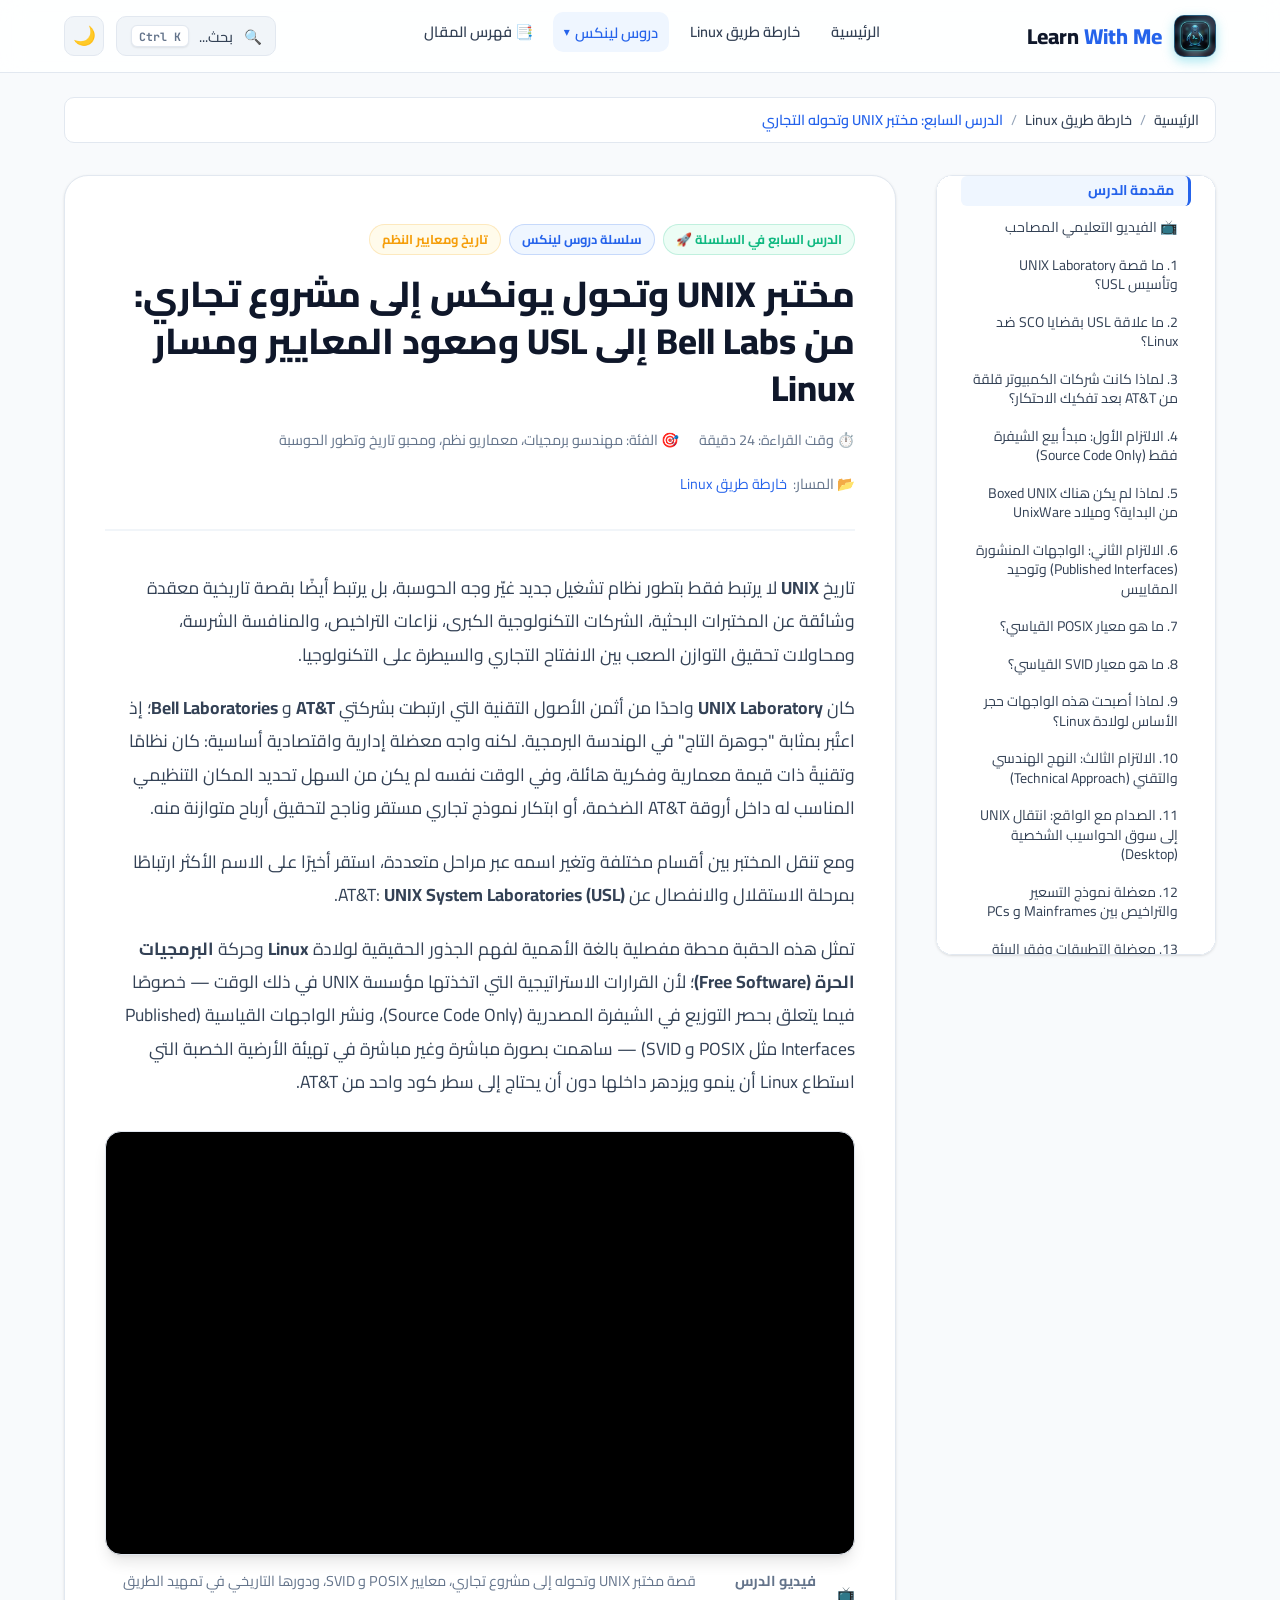
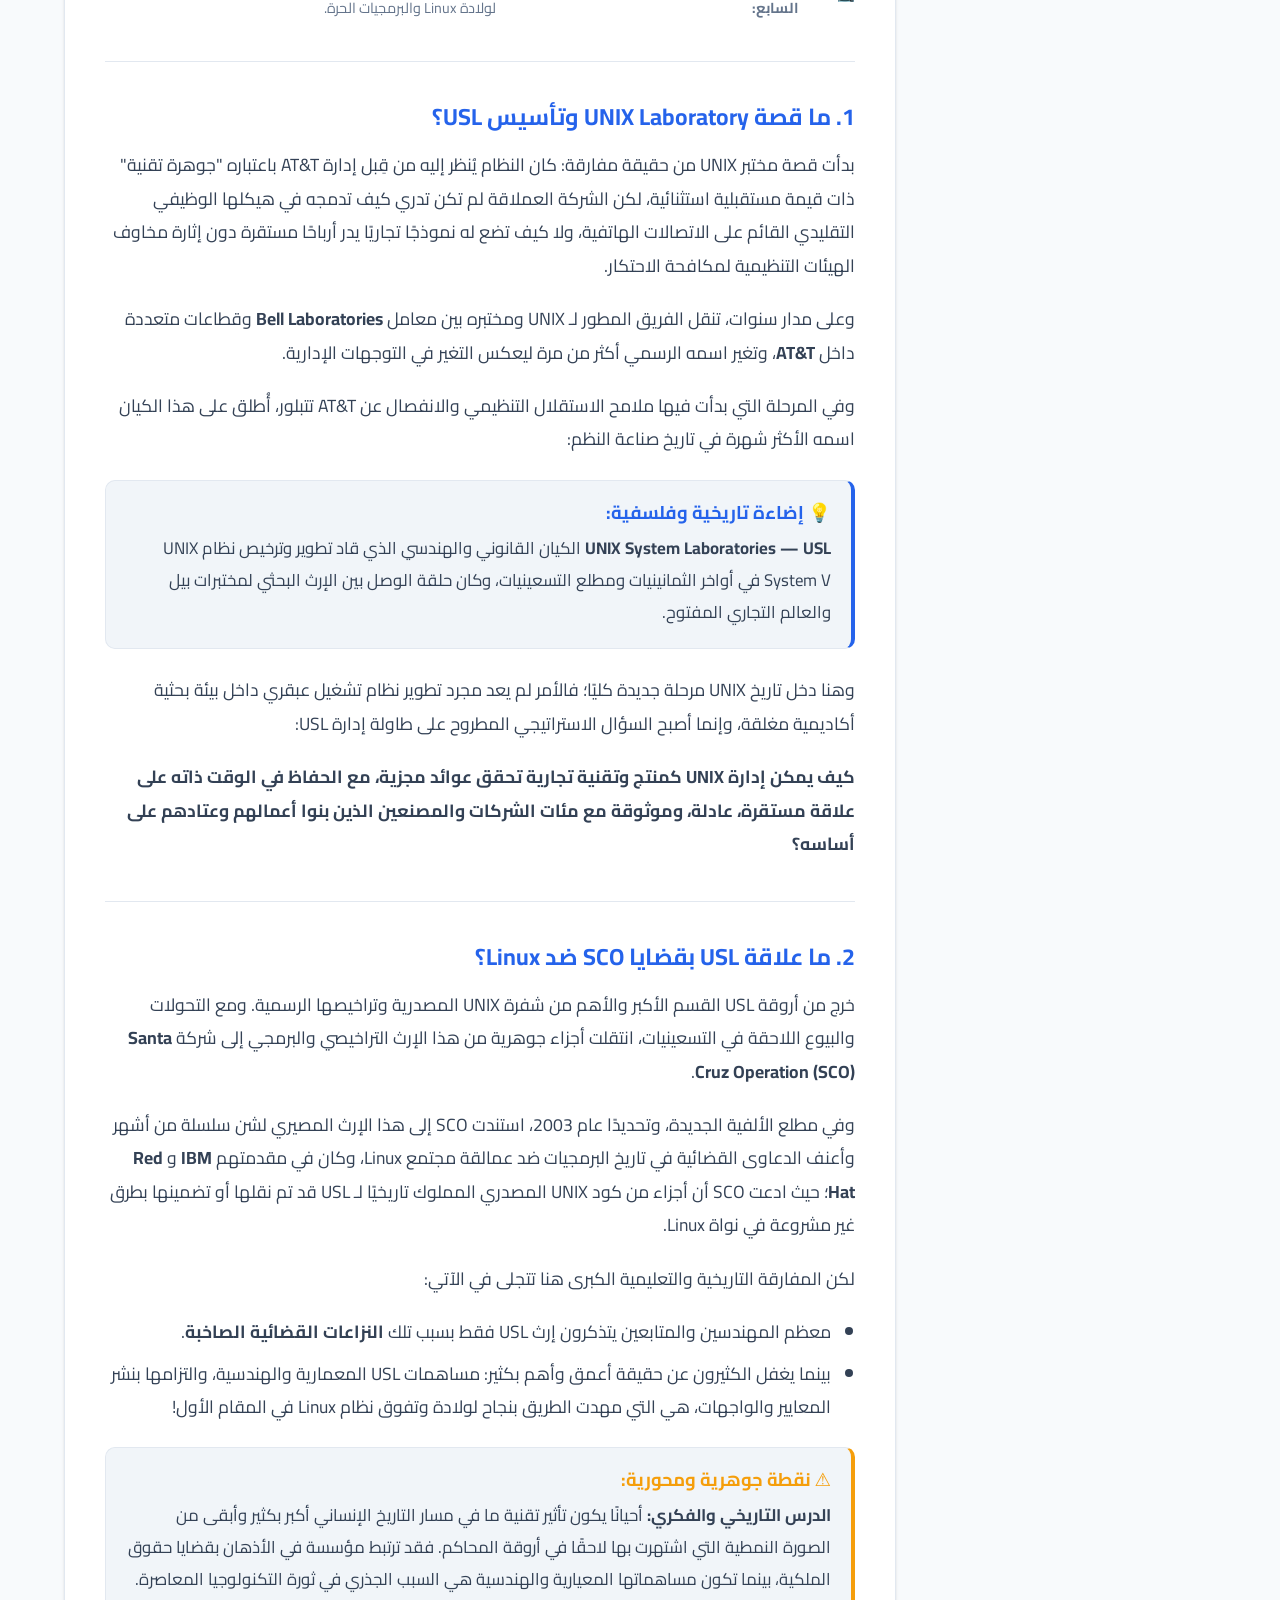
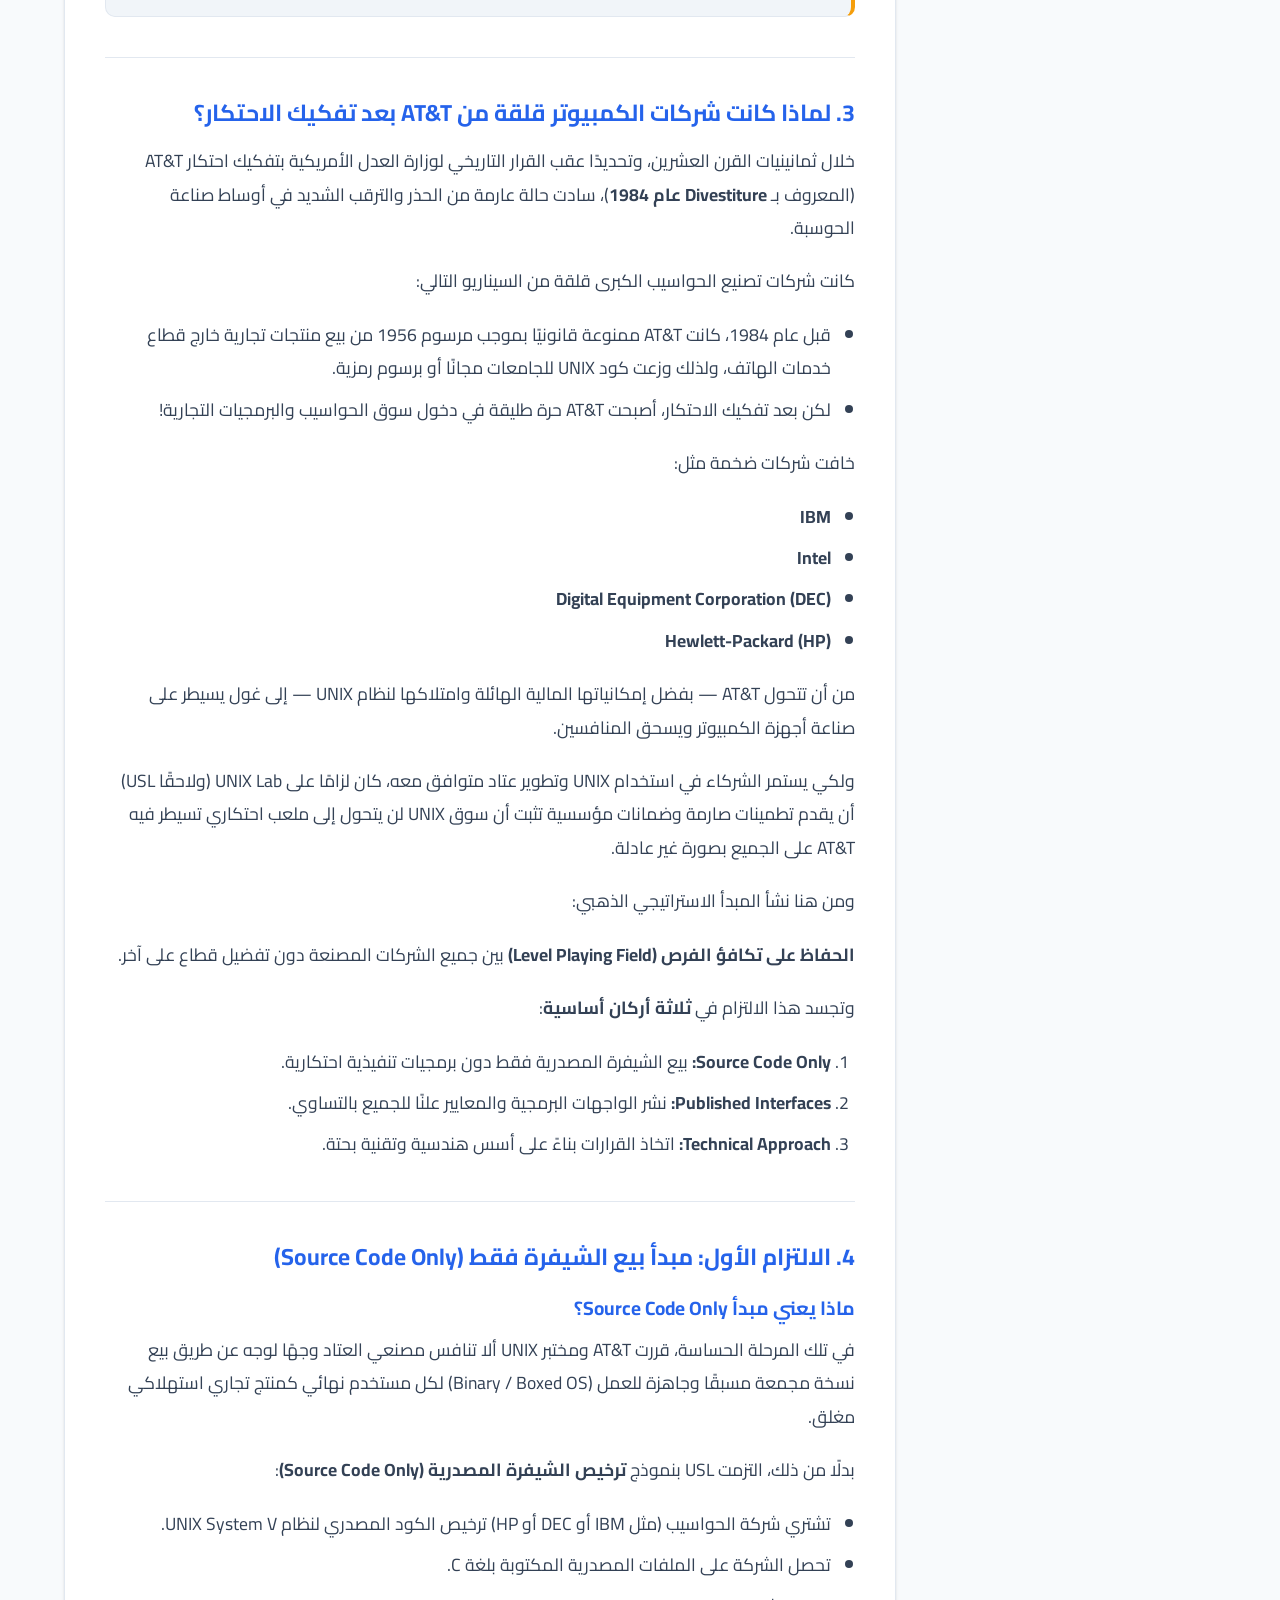
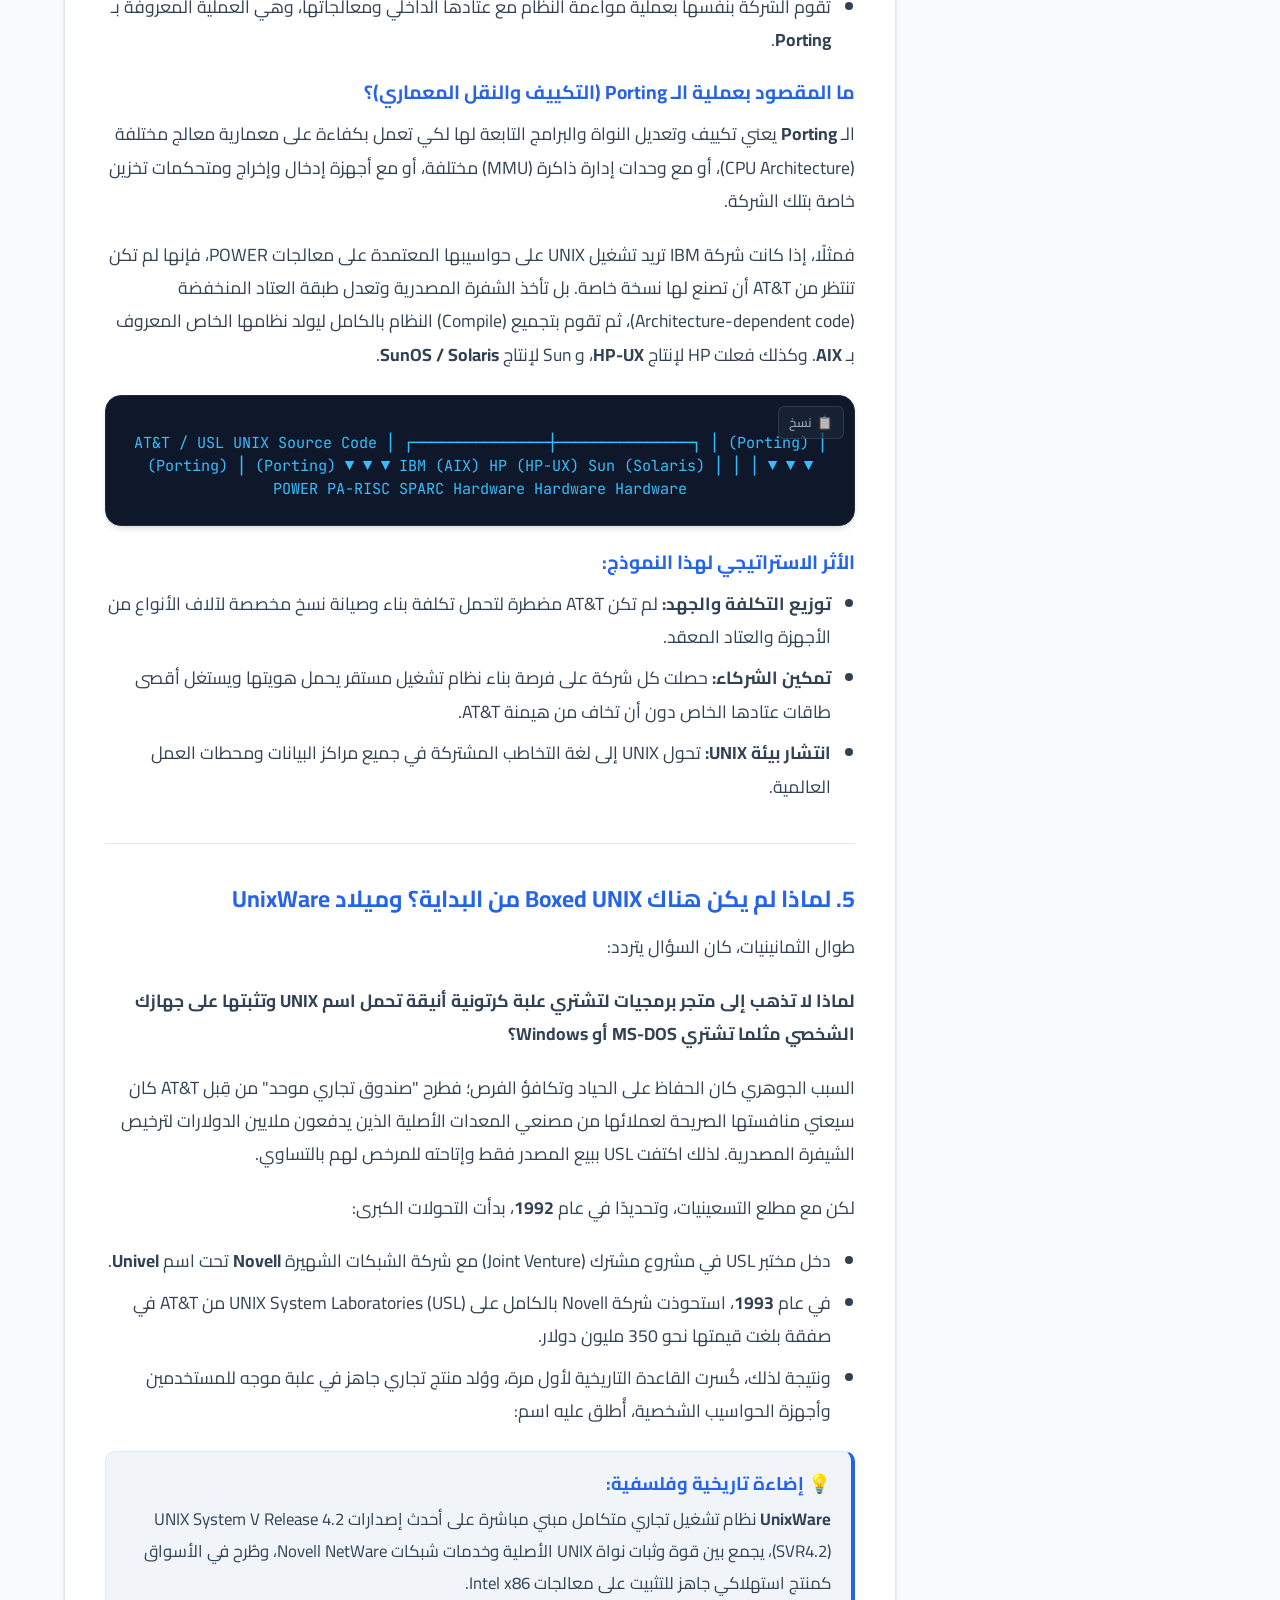
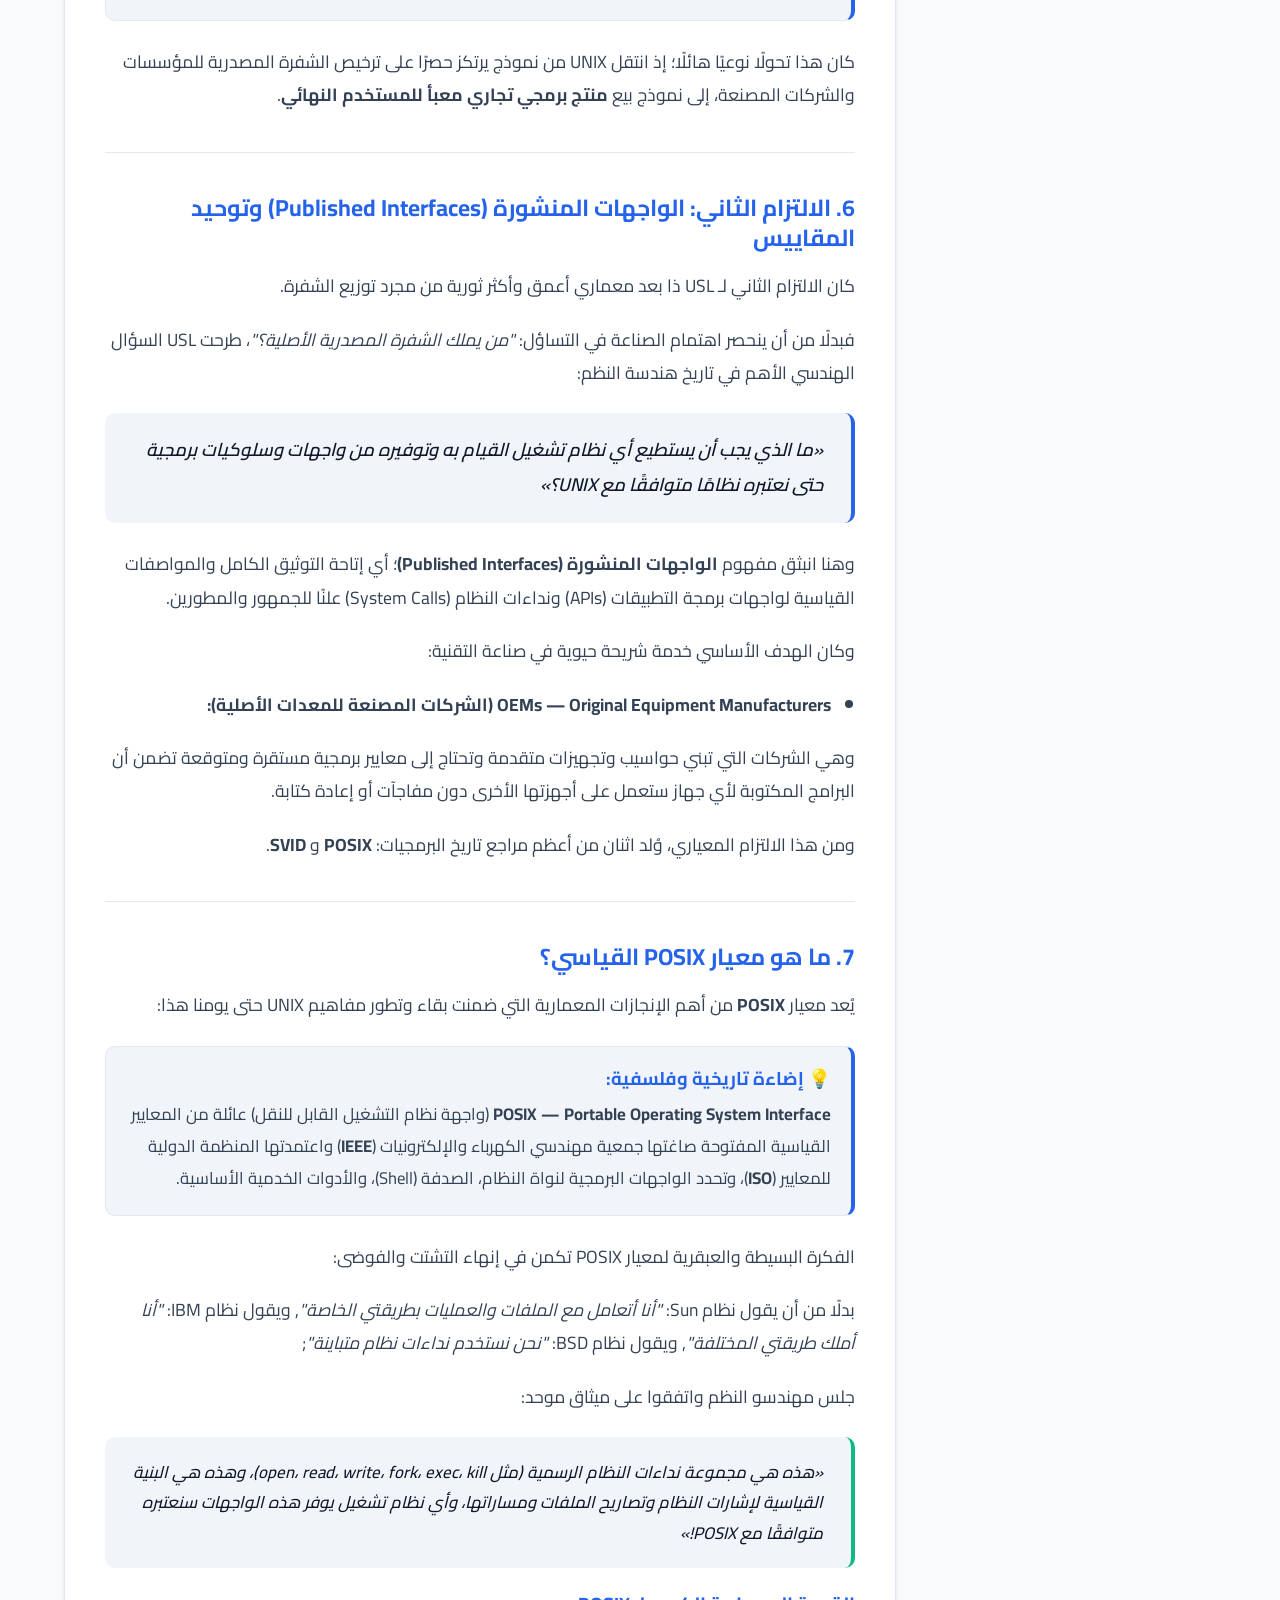
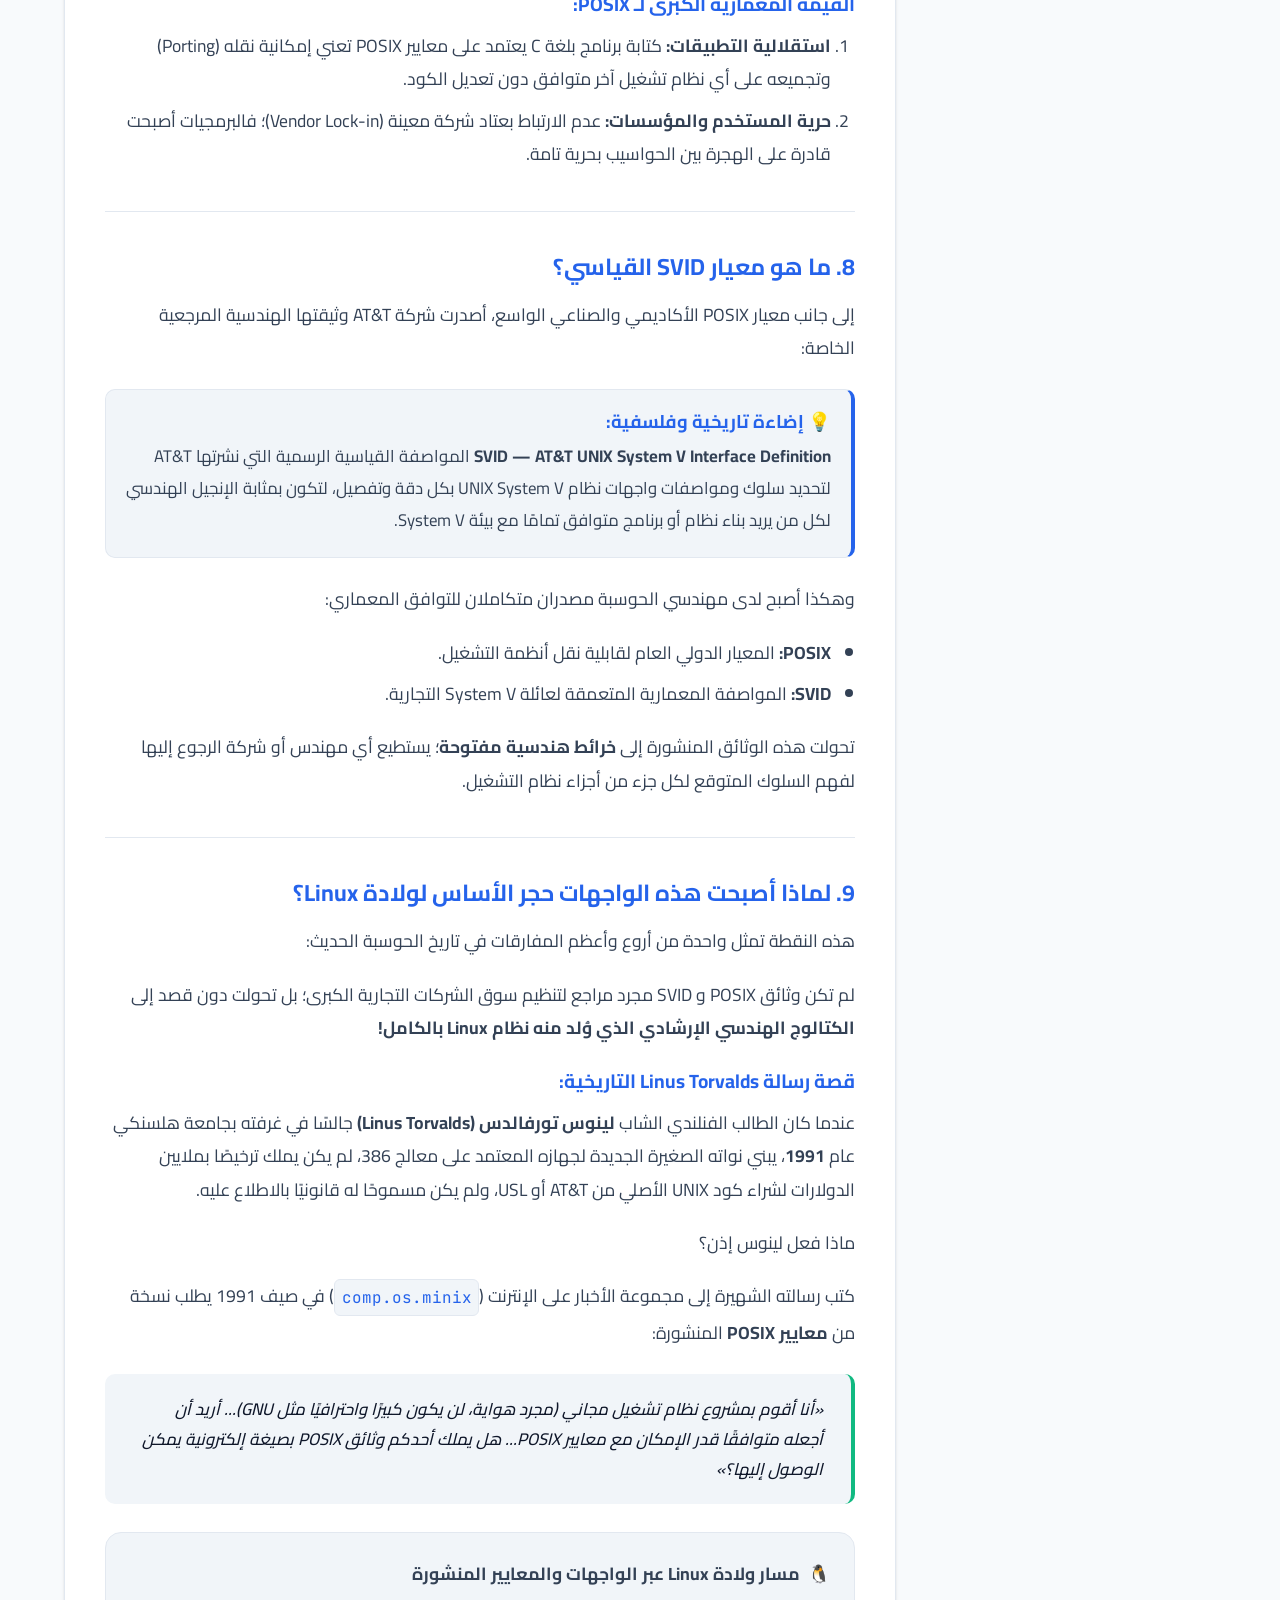
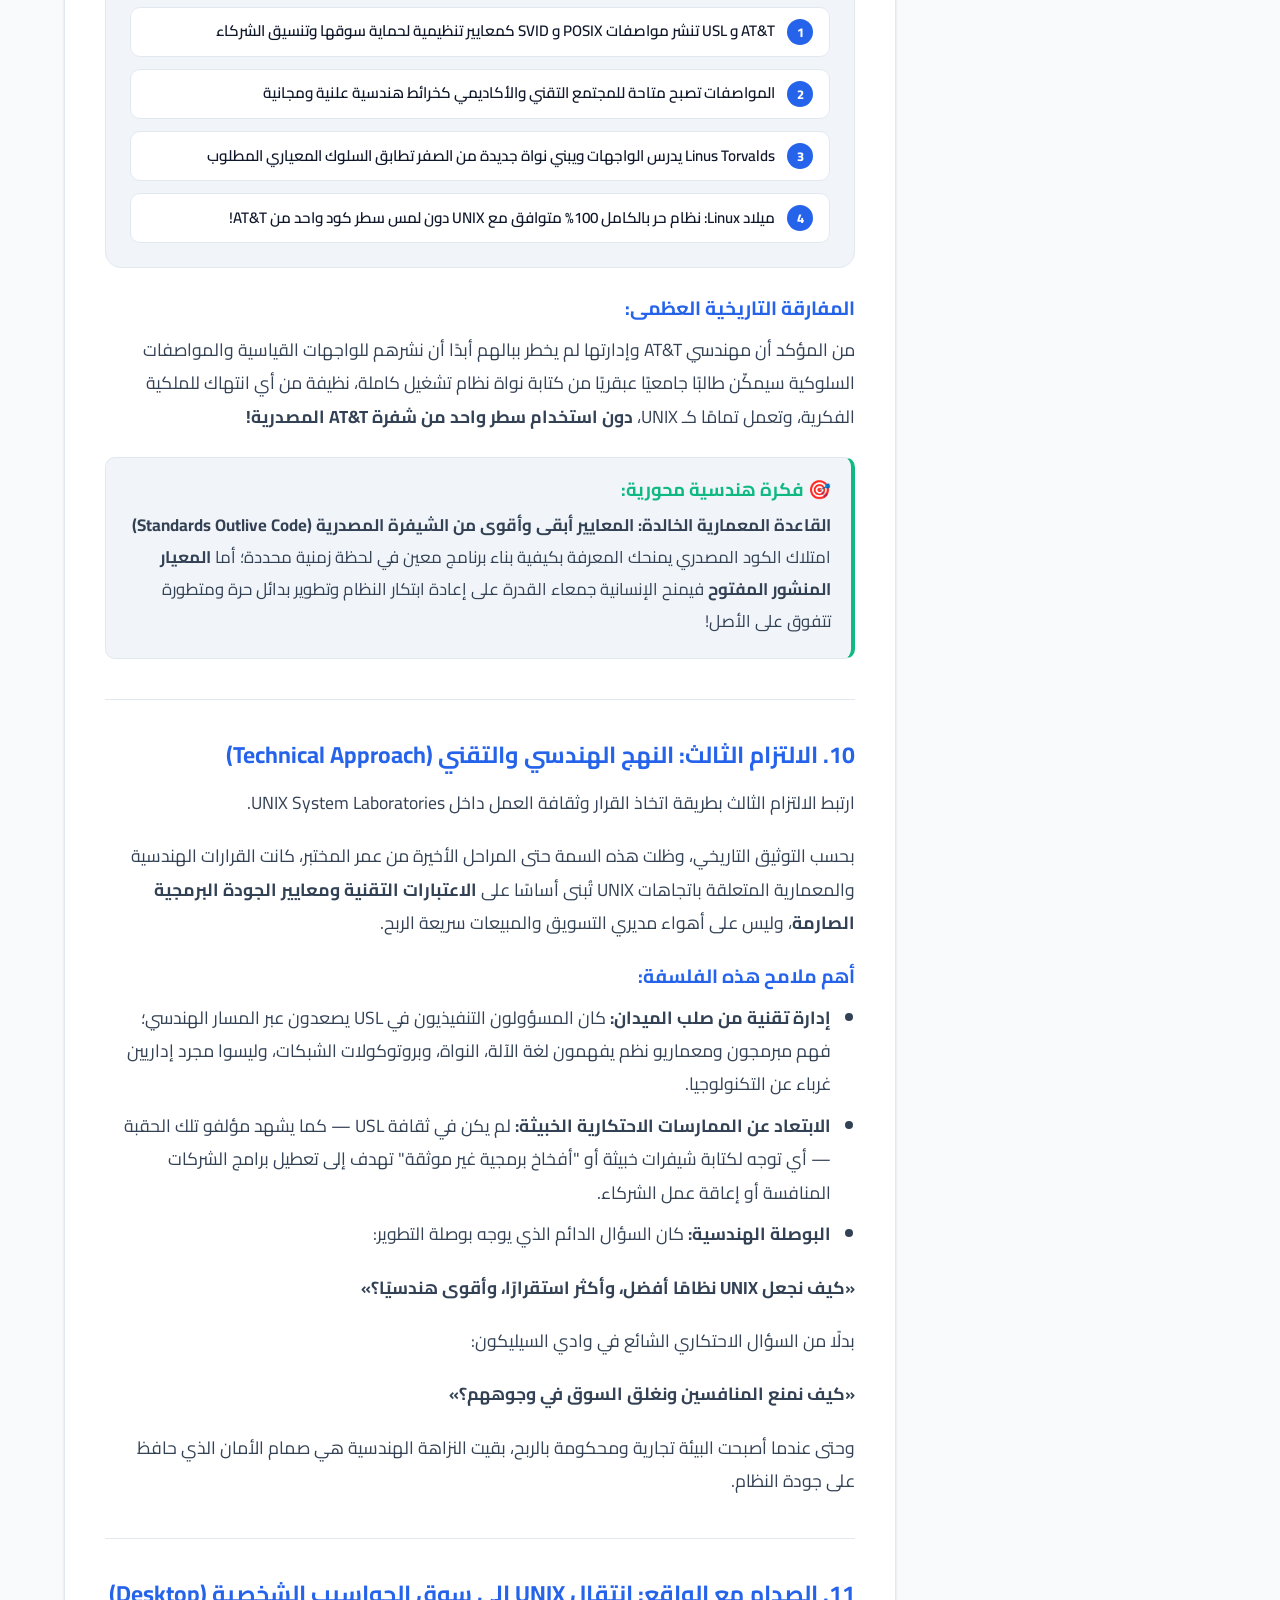
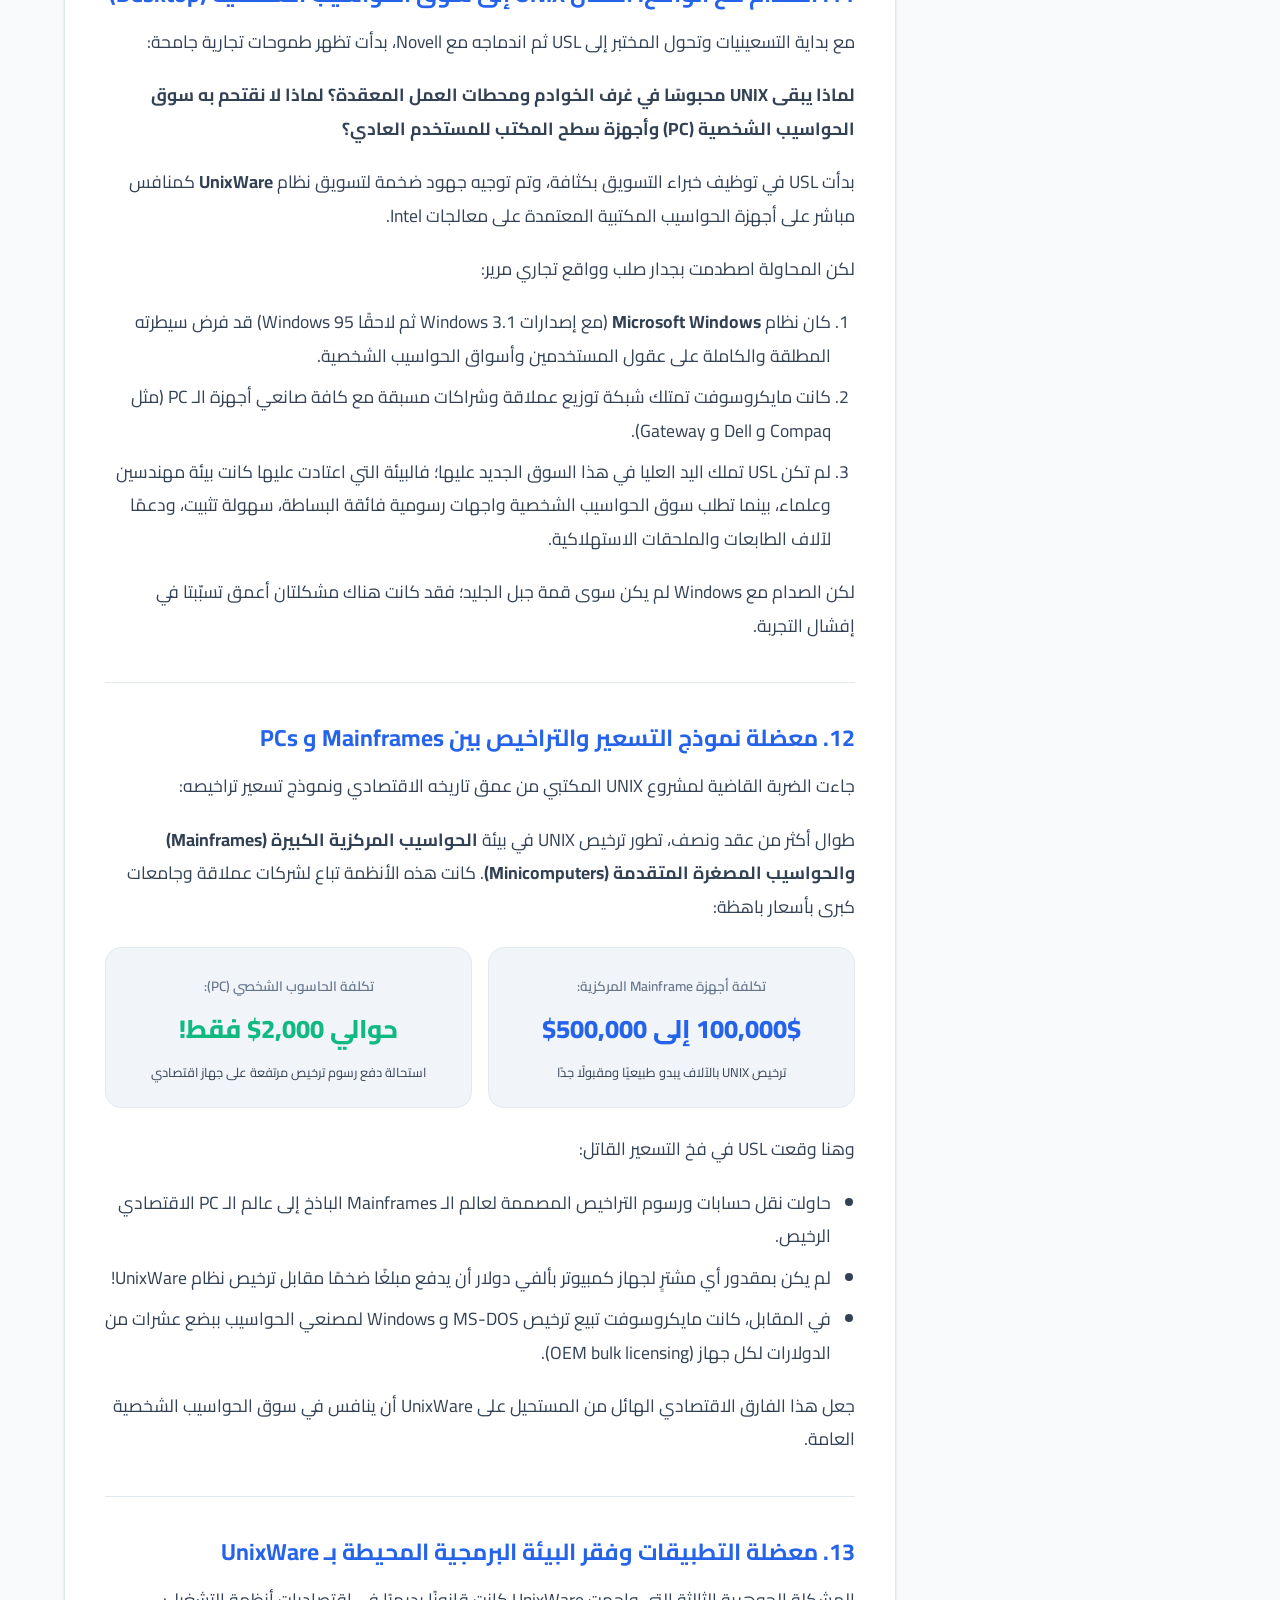
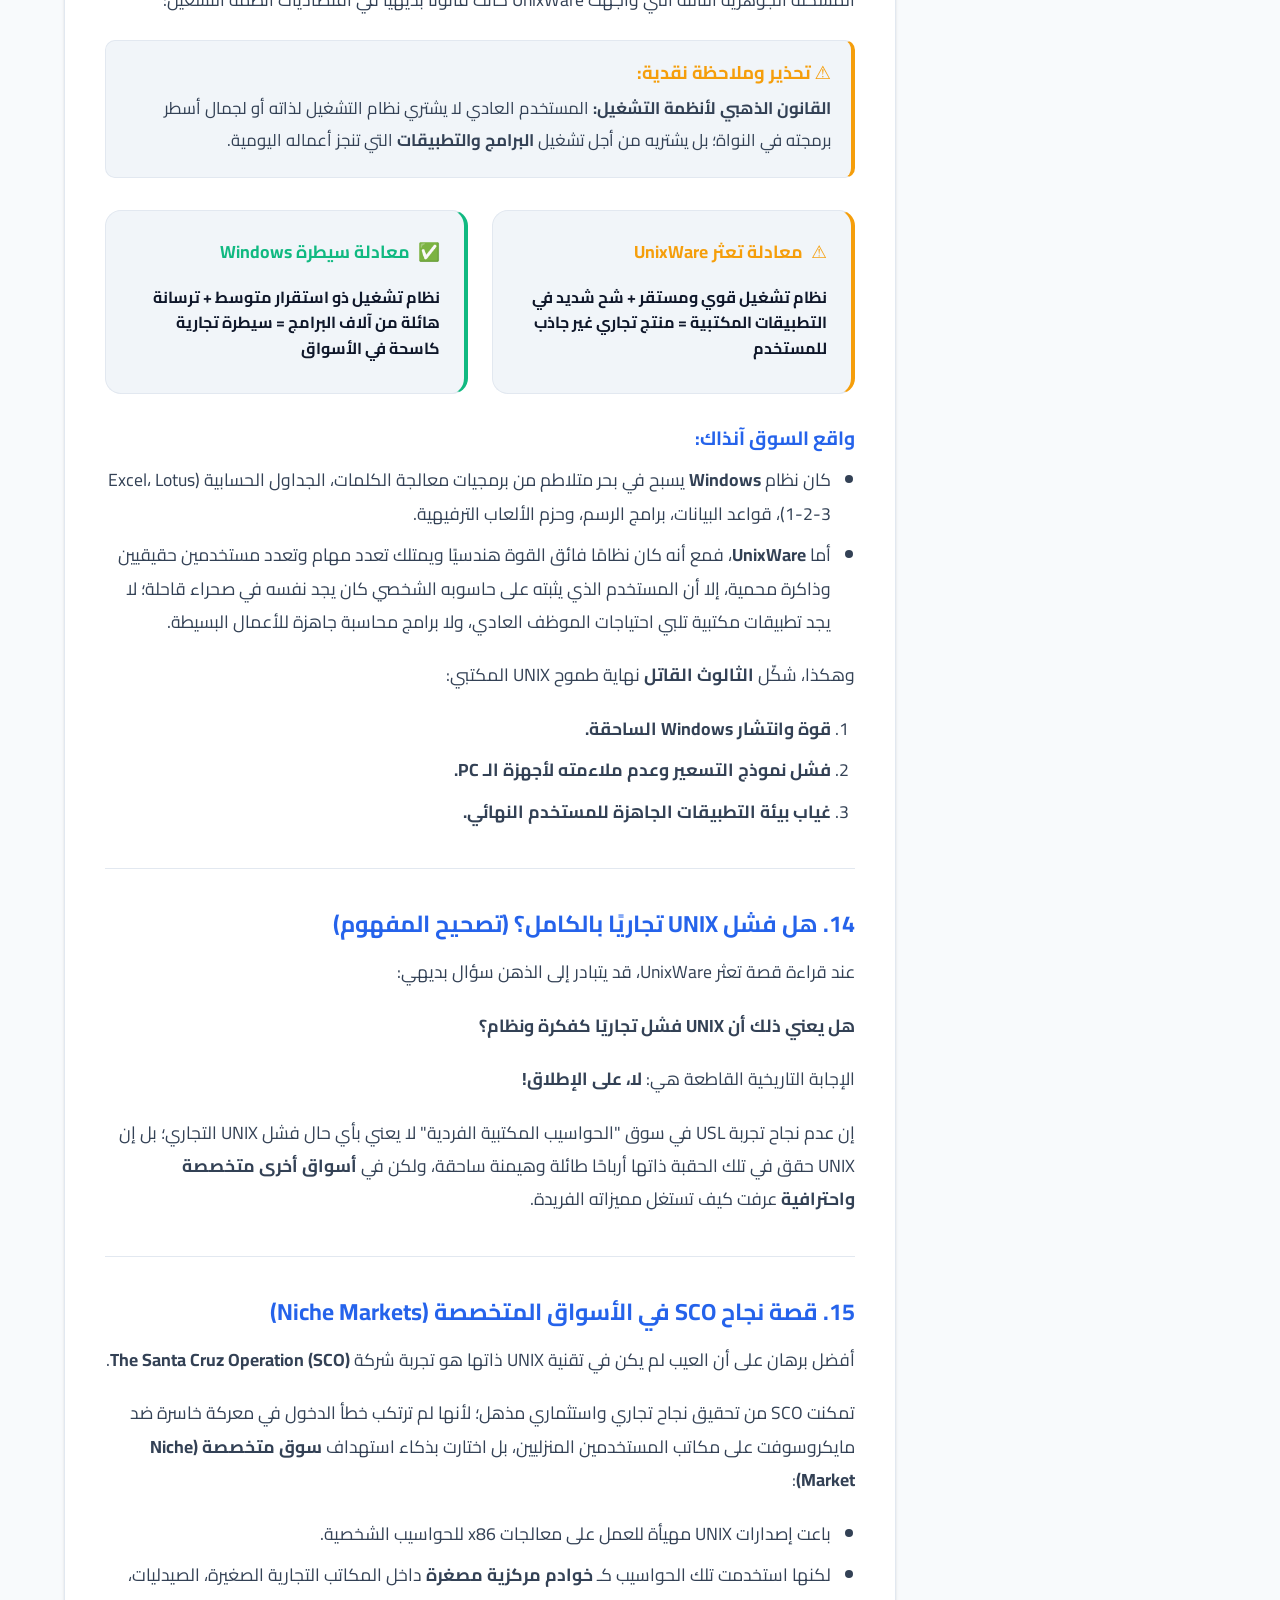
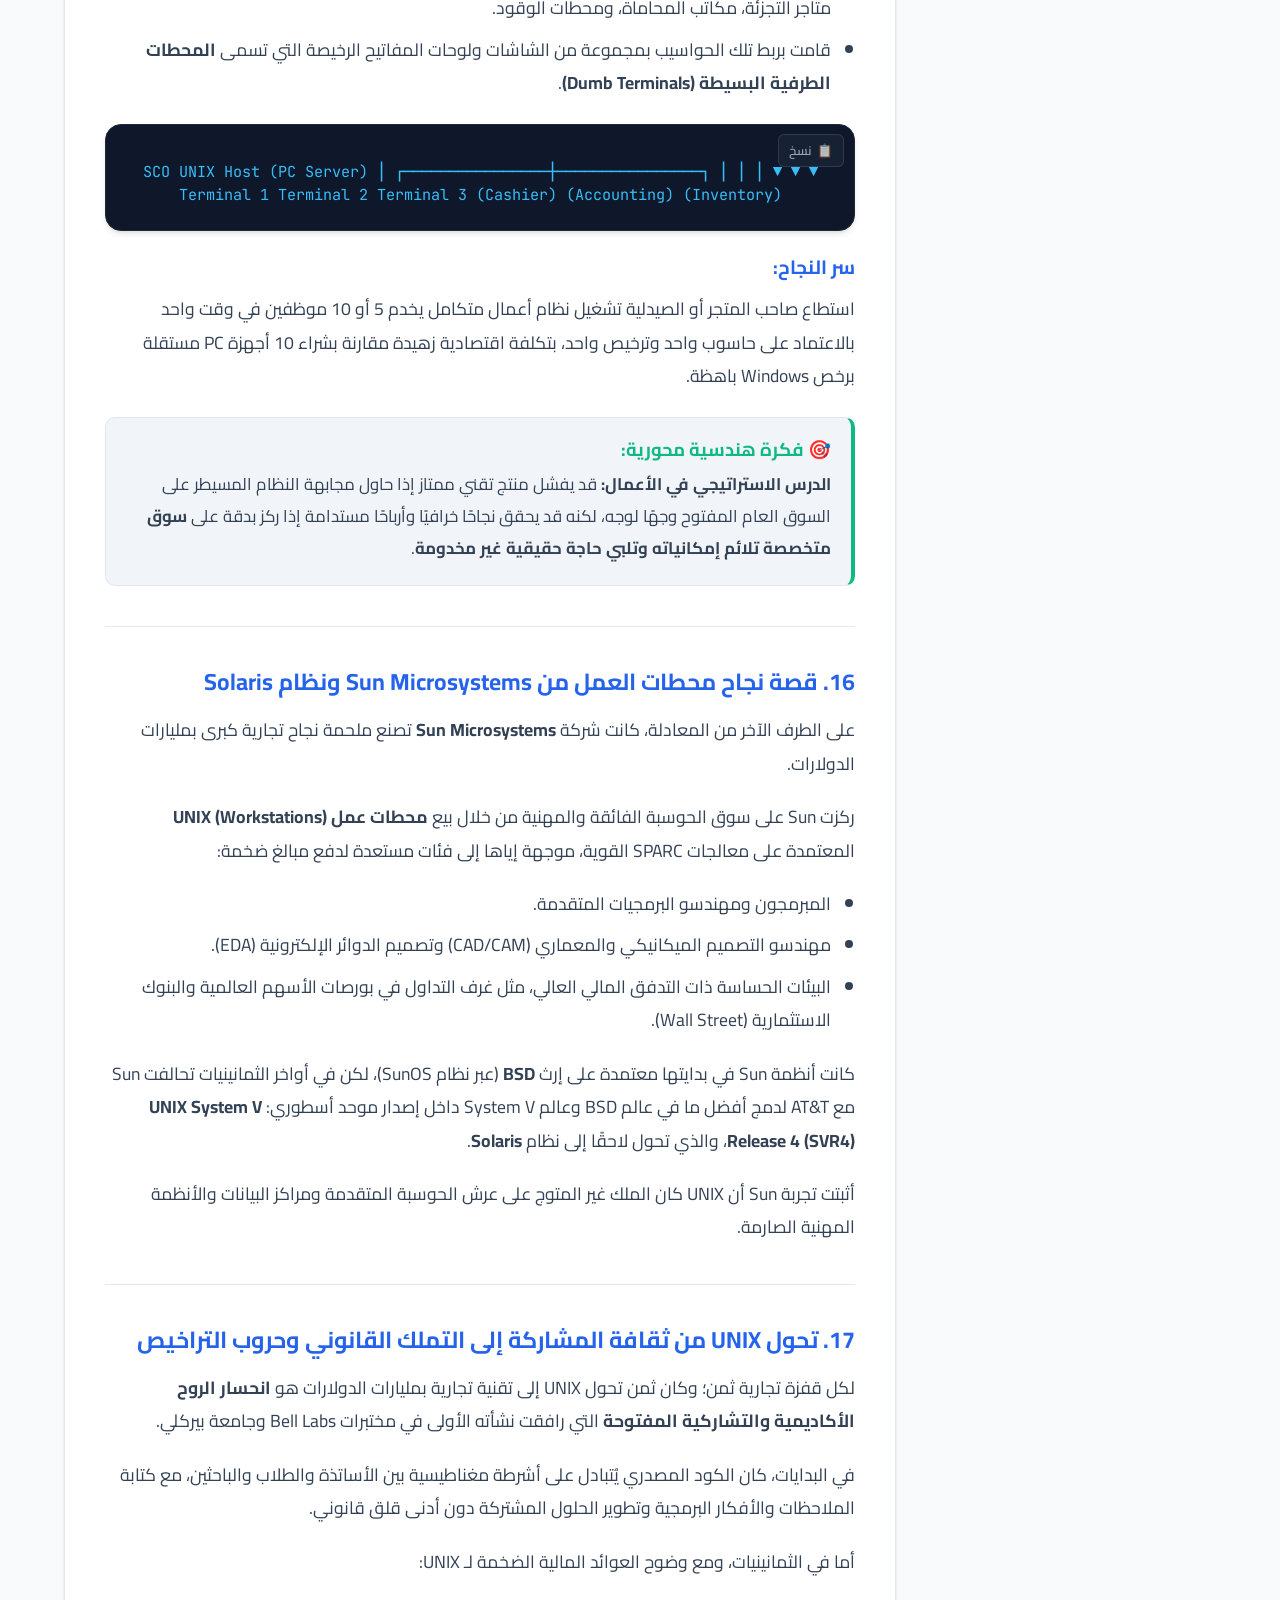
<file: unix-laboratory.html>
<!DOCTYPE html>
<html lang="ar" dir="rtl">
<head>
  <meta charset="UTF-8">
  <meta name="viewport" content="width=device-width, initial-scale=1.0">
  
  <!-- Primary Meta Tags & SEO Optimization -->
  <title>مختبر UNIX وتحول يونكس إلى مشروع تجاري: من Bell Labs إلى USL وصعود المعايير ومسار Linux | Learn With Me</title>
  <meta name="title" content="مختبر UNIX وتحول يونكس إلى مشروع تجاري: من Bell Labs إلى USL وصعود المعايير ومسار Linux | Learn With Me">
  <meta name="description" content="الدرس السابع في سلسلة دروس لينكس: قصة UNIX Laboratory وتحوله إلى USL، التزامات تكافؤ الفرص (Source Code Only & Published Interfaces)، ولادة معايير POSIX و SVID، معركة الحواسيب الشخصية و UnixWare، وظهور حركة البرمجيات الحرة (FSF).">
  <meta name="keywords" content="UNIX System Laboratories (USL), Source Code Only & Porting, معايير POSIX, واجهات SVID, UnixWare vs Windows, SCO & Niche Markets, Sun Microsystems & SVR4, Free Software Foundation (FSF), Standards Outlive Code">
  <meta name="author" content="Jalal Mahmoud - Learn With Me">
  <meta name="robots" content="index, follow, max-snippet:-1, max-image-preview:large, max-video-preview:-1">
  <link rel="canonical" href="https://learn.jalalmahmoud.online/unix-laboratory.html">
  
  <!-- Open Graph / Facebook / LinkedIn -->
  <meta property="og:type" content="article">
  <meta property="og:locale" content="ar_AR">
  <meta property="og:site_name" content="Learn With Me">
  <meta property="og:url" content="https://learn.jalalmahmoud.online/unix-laboratory.html">
  <meta property="og:title" content="مختبر UNIX وتحول يونكس إلى مشروع تجاري: من Bell Labs إلى USL وصعود المعايير ومسار Linux">
  <meta property="og:description" content="الدرس السابع في سلسلة دروس لينكس: قصة UNIX Laboratory وتحوله إلى USL، التزامات تكافؤ الفرص (Source Code Only & Published Interfaces)، ولادة معايير POSIX و SVID، معركة الحواسيب الشخصية و UnixWare، وظهور حركة البرمجيات الحرة (FSF).">
  <meta property="og:image" content="https://learn.jalalmahmoud.online/icon.png">
  <meta property="og:image:width" content="512">
  <meta property="og:image:height" content="512">
  <meta property="og:image:alt" content="Learn With Me - منصة تعلم التقنية وخوارط الطريق">

  <!-- Twitter Card -->
  <meta name="twitter:card" content="summary_large_image">
  <meta name="twitter:url" content="https://learn.jalalmahmoud.online/unix-laboratory.html">
  <meta name="twitter:title" content="مختبر UNIX وتحول يونكس إلى مشروع تجاري: من Bell Labs إلى USL وصعود المعايير ومسار Linux">
  <meta name="twitter:description" content="الدرس السابع في سلسلة دروس لينكس: قصة UNIX Laboratory وتحوله إلى USL، التزامات تكافؤ الفرص (Source Code Only & Published Interfaces)، ولادة معايير POSIX و SVID، معركة الحواسيب الشخصية و UnixWare، وظهور حركة البرمجيات الحرة (FSF).">
  <meta name="twitter:image" content="https://learn.jalalmahmoud.online/icon.png">

  <!-- Favicons -->
  <link rel="icon" type="image/x-icon" href="favicon.ico">
  <link rel="icon" type="image/png" sizes="32x32" href="favicon-32x32.png">
  <link rel="icon" type="image/png" sizes="16x16" href="favicon-16x16.png">
  <link rel="apple-touch-icon" sizes="180x180" href="apple-touch-icon.png">

  <!-- Stylesheet -->
  <link rel="stylesheet" href="style.css">

  <!-- Structured Data (JSON-LD) for Search Engines -->
  <script type="application/ld+json">
{
  "@context": "https://schema.org",
  "@graph": [
    {
      "@type": "WebSite",
      "@id": "https://learn.jalalmahmoud.online/#website",
      "url": "https://learn.jalalmahmoud.online/",
      "name": "Learn With Me",
      "inLanguage": "ar"
    },
    {
      "@type": "BreadcrumbList",
      "@id": "https://learn.jalalmahmoud.online/unix-laboratory.html#breadcrumb",
      "itemListElement": [
        {
          "@type": "ListItem",
          "position": 1,
          "name": "الرئيسية",
          "item": "https://learn.jalalmahmoud.online/index.html"
        },
        {
          "@type": "ListItem",
          "position": 2,
          "name": "خارطة طريق Linux",
          "item": "https://learn.jalalmahmoud.online/linux-roadmap.html"
        },
        {
          "@type": "ListItem",
          "position": 3,
          "name": "الدرس السابع",
          "item": "https://learn.jalalmahmoud.online/unix-laboratory.html"
        }
      ]
    },
    {
      "@type": "TechArticle",
      "@id": "https://learn.jalalmahmoud.online/unix-laboratory.html#article",
      "headline": "مختبر UNIX وتحول يونكس إلى مشروع تجاري: من Bell Labs إلى USL وصعود المعايير ومسار Linux",
      "description": "الدرس السابع في سلسلة دروس لينكس: قصة UNIX Laboratory وتحوله إلى USL، التزامات تكافؤ الفرص (Source Code Only & Published Interfaces)، ولادة معايير POSIX و SVID، معركة الحواسيب الشخصية و UnixWare، وظهور حركة البرمجيات الحرة (FSF).",
      "inLanguage": "ar",
      "mainEntityOfPage": "https://learn.jalalmahmoud.online/unix-laboratory.html",
      "datePublished": "2026-10-04T08:00:00+00:00",
      "dateModified": "2026-10-04T08:00:00+00:00",
      "author": {
        "@type": "Person",
        "name": "Jalal Mahmoud"
      },
      "publisher": {
        "@type": "Organization",
        "name": "Learn With Me",
        "logo": {
          "@type": "ImageObject",
          "url": "https://learn.jalalmahmoud.online/brand-icon.png"
        }
      },
      "image": "https://learn.jalalmahmoud.online/icon.png"
    },
    {
      "@type": "VideoObject",
      "@id": "https://learn.jalalmahmoud.online/unix-laboratory.html#video",
      "name": "مختبر UNIX وتحول يونكس إلى مشروع تجاري: من Bell Labs إلى USL وصعود المعايير ومسار Linux",
      "description": "قصة مختبر UNIX وتحوله إلى مشروع تجاري، معايير POSIX و SVID، ودورها التاريخي في تمهيد الطريق لولادة Linux والبرمجيات الحرة.",
      "thumbnailUrl": [
        "https://img.youtube.com/vi/o6g7CbdUJ9A/hqdefault.jpg",
        "https://img.youtube.com/vi/o6g7CbdUJ9A/maxresdefault.jpg"
      ],
      "uploadDate": "2026-10-04T08:00:00+00:00",
      "contentUrl": "https://www.youtube.com/watch?v=o6g7CbdUJ9A",
      "embedUrl": "https://www.youtube.com/embed/o6g7CbdUJ9A",
      "inLanguage": "ar"
    }
  ]
}
  </script>
</head>
<body>

  <!-- Site Navigation -->
  <header class="site-header">
    <div class="container navbar">
      <a href="index.html" class="nav-brand">
        <div class="brand-icon">
          <img src="brand-icon.png" alt="Learn With Me Logo" width="42" height="42">
        </div>
        <div class="brand-text">Learn <span>With Me</span></div>
      </a>
      <ul class="nav-menu">
        <li><a href="index.html" class="nav-link">الرئيسية</a></li>
        <li><a href="linux-roadmap.html" class="nav-link">خارطة طريق Linux</a></li>
        <li class="nav-dropdown">
          <button class="nav-link dropdown-toggle active" type="button" aria-expanded="false" aria-haspopup="true">
            <span>دروس لينكس</span>
            <span class="dropdown-arrow">▾</span>
          </button>
          <div class="dropdown-menu">
            <div class="dropdown-header">سلسلة مدخل إلى Linux (7 دروس)</div>
            <a href="what-is-linux.html" class="dropdown-item" data-lesson-id="1">
              <span class="dropdown-item-num">01</span>
              <div class="dropdown-item-text">
                <span class="dropdown-item-title">الدرس الأول</span>
                <span class="dropdown-item-sub">ما هو لينكس؟</span>
              </div>
              <span class="dropdown-item-check" title="مكتمل">✓</span>
            </a>
            <a href="linux-vs-other-os.html" class="dropdown-item" data-lesson-id="2">
              <span class="dropdown-item-num">02</span>
              <div class="dropdown-item-text">
                <span class="dropdown-item-title">الدرس الثاني</span>
                <span class="dropdown-item-sub">كيف يختلف لينكس؟</span>
              </div>
              <span class="dropdown-item-check" title="مكتمل">✓</span>
            </a>
            <a href="history-of-linux.html" class="dropdown-item" data-lesson-id="3">
              <span class="dropdown-item-num">03</span>
              <div class="dropdown-item-text">
                <span class="dropdown-item-title">الدرس الثالث</span>
                <span class="dropdown-item-sub">تاريخ لينكس</span>
              </div>
              <span class="dropdown-item-check" title="مكتمل">✓</span>
            </a>
            <a href="unix-philosophy.html" class="dropdown-item" data-lesson-id="4">
              <span class="dropdown-item-num">04</span>
              <div class="dropdown-item-text">
                <span class="dropdown-item-title">الدرس الرابع</span>
                <span class="dropdown-item-sub">ثقافة وفلسفة UNIX</span>
              </div>
              <span class="dropdown-item-check" title="مكتمل">✓</span>
            </a>
            <a href="unix-commercialization.html" class="dropdown-item" data-lesson-id="5">
              <span class="dropdown-item-num">05</span>
              <div class="dropdown-item-text">
                <span class="dropdown-item-title">الدرس الخامس</span>
                <span class="dropdown-item-sub">تجارية UNIX</span>
              </div>
              <span class="dropdown-item-check" title="مكتمل">✓</span>
            </a>
            <a href="berkeley-software-distribution.html" class="dropdown-item" data-lesson-id="6">
              <span class="dropdown-item-num">06</span>
              <div class="dropdown-item-text">
                <span class="dropdown-item-title">الدرس السادس</span>
                <span class="dropdown-item-sub">وصول BSD وانقسام UNIX</span>
              </div>
              <span class="dropdown-item-check" title="مكتمل">✓</span>
            </a>
            <a href="unix-laboratory.html" class="dropdown-item active" data-lesson-id="7">
              <span class="dropdown-item-num">07</span>
              <div class="dropdown-item-text">
                <span class="dropdown-item-title">الدرس السابع</span>
                <span class="dropdown-item-sub">مختبر UNIX وتحوله التجاري</span>
              </div>
              <span class="dropdown-item-check" title="مكتمل">✓</span>
            </a>
            <div class="dropdown-divider"></div>
            <a href="linux-roadmap.html" class="dropdown-footer-link">
              <span>استعراض كافة الدروس في خارطة الطريق ←</span>
            </a>
          </div>
        </li>
        <li><a href="#toc" class="nav-link">📑 فهرس المقال</a></li>
      </ul>
      <div class="nav-actions">
        <button id="searchTriggerBtn" class="search-trigger-btn" type="button" aria-label="بحث سريع في المنصة (Ctrl+K)">
          <span class="search-icon">🔍</span>
          <span class="search-btn-text">بحث...</span>
          <kbd class="search-kbd">Ctrl K</kbd>
        </button>
        <button id="themeToggle" class="theme-toggle-btn" aria-label="تبديل الوضع الليلي">🌙</button>
      </div>
    </div>
  </header>


  <!-- Main Container -->
  <main class="container">
    <!-- Breadcrumbs -->
    <nav class="breadcrumbs" aria-label="مسار التنقل">
      <a href="index.html">الرئيسية</a>
      <span class="separator">/</span>
      <a href="linux-roadmap.html">خارطة طريق Linux</a>
      <span class="separator">/</span>
      <span class="current">الدرس السابع: مختبر UNIX وتحوله التجاري</span>
    </nav>

    <div class="article-layout">
      <!-- Table of Contents Sidebar -->
      <aside class="article-sidebar" id="toc">
        <div class="sidebar-title">
          <span>📑</span> فهرس محتويات الدرس
        </div>
        <ul class="toc-list">
          <li><a href="#intro">مقدمة الدرس</a></li>
          <li><a href="#video-section">📺 الفيديو التعليمي المصاحب</a></li>
          <li><a href="#sec-1">1. ما قصة UNIX Laboratory وتأسيس USL؟</a></li>
          <li><a href="#sec-2">2. ما علاقة USL بقضايا SCO ضد Linux؟</a></li>
          <li><a href="#sec-3">3. لماذا كانت شركات الكمبيوتر قلقة من AT&T بعد تفكيك الاحتكار؟</a></li>
          <li><a href="#sec-4">4. الالتزام الأول: مبدأ بيع الشيفرة فقط (Source Code Only)</a></li>
          <li><a href="#sec-5">5. لماذا لم يكن هناك Boxed UNIX من البداية؟ وميلاد UnixWare</a></li>
          <li><a href="#sec-6">6. الالتزام الثاني: الواجهات المنشورة (Published Interfaces) وتوحيد المقاييس</a></li>
          <li><a href="#sec-7">7. ما هو معيار POSIX القياسي؟</a></li>
          <li><a href="#sec-8">8. ما هو معيار SVID القياسي؟</a></li>
          <li><a href="#sec-9">9. لماذا أصبحت هذه الواجهات حجر الأساس لولادة Linux؟</a></li>
          <li><a href="#sec-10">10. الالتزام الثالث: النهج الهندسي والتقني (Technical Approach)</a></li>
          <li><a href="#sec-11">11. الصدام مع الواقع: انتقال UNIX إلى سوق الحواسيب الشخصية (Desktop)</a></li>
          <li><a href="#sec-12">12. معضلة نموذج التسعير والتراخيص بين Mainframes و PCs</a></li>
          <li><a href="#sec-13">13. معضلة التطبيقات وفقر البيئة البرمجية المحيطة بـ UnixWare</a></li>
          <li><a href="#sec-14">14. هل فشل UNIX تجاريًا بالكامل؟ (تصحيح المفهوم)</a></li>
          <li><a href="#sec-15">15. قصة نجاح SCO في الأسواق المتخصصة (Niche Markets)</a></li>
          <li><a href="#sec-16">16. قصة نجاح محطات العمل من Sun Microsystems ونظام Solaris</a></li>
          <li><a href="#sec-17">17. تحول UNIX من ثقافة المشاركة إلى التملك القانوني وحروب التراخيص</a></li>
          <li><a href="#sec-18">18. ولادة Free Software Foundation (FSF) عام 1984</a></li>
          <li><a href="#sec-19">19. الدروس التقنية والمعمارية المستفادة من هذه المرحلة</a></li>
          <li><a href="#sec-20">20. الصورة الكاملة: مخططات التدفق والمقارنات الشاملة</a></li>
          <li><a href="#sec-21">21. الخلاصة والرؤية الشاملة لمستقبل أنظمة التشغيل</a></li>
        </ul>
      </aside>

      <!-- Main Article Content -->
      <article class="article-main">
        <header class="article-header">
          <div style="display: flex; gap: 0.5rem; margin-bottom: 1rem; flex-wrap: wrap;">
            <span class="badge badge-accent">الدرس السابع في السلسلة 🚀</span>
            <span class="badge badge-primary">سلسلة دروس لينكس</span>
            <span class="badge badge-warning">تاريخ ومعايير النظم</span>
          </div>
          <h1 id="intro">مختبر UNIX وتحول يونكس إلى مشروع تجاري: من Bell Labs إلى USL وصعود المعايير ومسار Linux</h1>
          <div class="article-header-meta">
            <span class="article-meta-item">⏱️ وقت القراءة: 24 دقيقة</span>
            <span class="article-meta-item">🎯 الفئة: مهندسو برمجيات، معماريو نظم، ومحبو تاريخ وتطور الحوسبة</span>
            <span class="article-meta-item">📂 المسار: <a href="linux-roadmap.html">خارطة طريق Linux</a></span>
          </div>
        </header>

        <div class="article-body">
          <p>
            تاريخ <strong>UNIX</strong> لا يرتبط فقط بتطور نظام تشغيل جديد غيّر وجه الحوسبة، بل يرتبط أيضًا بقصة تاريخية معقدة وشائقة عن المختبرات البحثية، الشركات التكنولوجية الكبرى، نزاعات التراخيص، والمنافسة الشرسة، ومحاولات تحقيق التوازن الصعب بين الانفتاح التجاري والسيطرة على التكنولوجيا.
          </p>

          <p>
            كان <strong>UNIX Laboratory</strong> واحدًا من أثمن الأصول التقنية التي ارتبطت بشركتي <strong>AT&T</strong> و <strong>Bell Laboratories</strong>؛ إذ اعتُبر بمثابة "جوهرة التاج" في الهندسة البرمجية. لكنه واجه معضلة إدارية واقتصادية أساسية: كان نظامًا وتقنيةً ذات قيمة معمارية وفكرية هائلة، وفي الوقت نفسه لم يكن من السهل تحديد المكان التنظيمي المناسب له داخل أروقة AT&T الضخمة، أو ابتكار نموذج تجاري مستقر وناجح لتحقيق أرباح متوازنة منه.
          </p>

          <p>
            ومع تنقل المختبر بين أقسام مختلفة وتغير اسمه عبر مراحل متعددة، استقر أخيرًا على الاسم الأكثر ارتباطًا بمرحلة الاستقلال والانفصال عن AT&T: <strong>UNIX System Laboratories (USL)</strong>.
          </p>

          <p>
            تمثل هذه الحقبة محطة مفصلية بالغة الأهمية لفهم الجذور الحقيقية لولادة <strong>Linux</strong> وحركة <strong>البرمجيات الحرة (Free Software)</strong>؛ لأن القرارات الاستراتيجية التي اتخذتها مؤسسة UNIX في ذلك الوقت — خصوصًا فيما يتعلق بحصر التوزيع في الشيفرة المصدرية (Source Code Only)، ونشر الواجهات القياسية (Published Interfaces مثل POSIX و SVID) — ساهمت بصورة مباشرة وغير مباشرة في تهيئة الأرضية الخصبة التي استطاع Linux أن ينمو ويزدهر داخلها دون أن يحتاج إلى سطر كود واحد من AT&T.
          </p>

          <!-- Embedded YouTube Video Section -->
          <div class="video-wrapper" id="video-section">
            <div class="video-container">
              <iframe 
                src="https://www.youtube.com/embed/o6g7CbdUJ9A" 
                title="مختبر UNIX وتحول يونكس إلى مشروع تجاري: من Bell Labs إلى USL وصعود المعايير ومسار Linux" 
                allow="accelerometer; autoplay; clipboard-write; encrypted-media; gyroscope; picture-in-picture; web-share" 
                referrerpolicy="strict-origin-when-cross-origin" 
                loading="lazy"
                allowfullscreen>
              </iframe>
            </div>
            <p class="video-caption">
              <span>📺</span> <strong>فيديو الدرس السابع:</strong> قصة مختبر UNIX وتحوله إلى مشروع تجاري، معايير POSIX و SVID، ودورها التاريخي في تمهيد الطريق لولادة Linux والبرمجيات الحرة.
            </p>
          </div>

          <hr>

          <!-- Section 1 -->
          <h2 id="sec-1">1. ما قصة UNIX Laboratory وتأسيس USL؟</h2>

          <p>
            بدأت قصة مختبر UNIX من حقيقة مفارقة: كان النظام يُنظر إليه من قِبل إدارة AT&T باعتباره "جوهرة تقنية" ذات قيمة مستقبلية استثنائية، لكن الشركة العملاقة لم تكن تدري كيف تدمجه في هيكلها الوظيفي التقليدي القائم على الاتصالات الهاتفية، ولا كيف تضع له نموذجًا تجاريًا يدر أرباحًا مستقرة دون إثارة مخاوف الهيئات التنظيمية لمكافحة الاحتكار.
          </p>

          <p>
            وعلى مدار سنوات، تنقل الفريق المطور لـ UNIX ومختبره بين معامل <strong>Bell Laboratories</strong> وقطاعات متعددة داخل <strong>AT&T</strong>، وتغير اسمه الرسمي أكثر من مرة ليعكس التغير في التوجهات الإدارية.
          </p>

          <p>
            وفي المرحلة التي بدأت فيها ملامح الاستقلال التنظيمي والانفصال عن AT&T تتبلور، أُطلق على هذا الكيان اسمه الأكثر شهرة في تاريخ صناعة النظم:
          </p>

          <div class="callout-box" style="border-right-color: var(--primary);">
            <h4 style="margin-bottom: 0.5rem; color: var(--primary);">💡 إضاءة تاريخية وفلسفية:</h4>
            <p style="margin-bottom: 0; font-size: 1.05rem;">
              <strong>UNIX System Laboratories — USL</strong> الكيان القانوني والهندسي الذي قاد تطوير وترخيص نظام UNIX System V في أواخر الثمانينيات ومطلع التسعينيات، وكان حلقة الوصل بين الإرث البحثي لمختبرات بيل والعالم التجاري المفتوح.
            </p>
          </div>

          <p>
            وهنا دخل تاريخ UNIX مرحلة جديدة كليًا؛ فالأمر لم يعد مجرد تطوير نظام تشغيل عبقري داخل بيئة بحثية أكاديمية مغلقة، وإنما أصبح السؤال الاستراتيجي المطروح على طاولة إدارة USL:
          </p>

          <p>
            <strong>كيف يمكن إدارة UNIX كمنتج وتقنية تجارية تحقق عوائد مجزية، مع الحفاظ في الوقت ذاته على علاقة مستقرة، عادلة، وموثوقة مع مئات الشركات والمصنعين الذين بنوا أعمالهم وعتادهم على أساسه؟</strong>
          </p>

          <hr>

          <!-- Section 2 -->
          <h2 id="sec-2">2. ما علاقة USL بقضايا SCO ضد Linux؟</h2>

          <p>
            خرج من أروقة USL القسم الأكبر والأهم من شفرة UNIX المصدرية وتراخيصها الرسمية. ومع التحولات والبيوع اللاحقة في التسعينيات، انتقلت أجزاء جوهرية من هذا الإرث التراخيصي والبرمجي إلى شركة <strong>Santa Cruz Operation (SCO)</strong>.
          </p>

          <p>
            وفي مطلع الألفية الجديدة، وتحديدًا عام 2003، استندت SCO إلى هذا الإرث المصيري لشن سلسلة من أشهر وأعنف الدعاوى القضائية في تاريخ البرمجيات ضد عمالقة مجتمع Linux، وكان في مقدمتهم <strong>IBM</strong> و <strong>Red Hat</strong>؛ حيث ادعت SCO أن أجزاء من كود UNIX المصدري المملوك تاريخيًا لـ USL قد تم نقلها أو تضمينها بطرق غير مشروعة في نواة Linux.
          </p>

          <p>
            لكن المفارقة التاريخية والتعليمية الكبرى هنا تتجلى في الآتي:
          </p>

          <ul>
            <li>معظم المهندسين والمتابعين يتذكرون إرث USL فقط بسبب تلك <strong>النزاعات القضائية الصاخبة</strong>.</li>
            <li>بينما يغفل الكثيرون عن حقيقة أعمق وأهم بكثير: مساهمات USL المعمارية والهندسية، والتزامها بنشر المعايير والواجهات، هي التي مهدت الطريق بنجاح لولادة وتفوق نظام Linux في المقام الأول!</li>
          </ul>

          <div class="callout-box" style="border-right-color: var(--accent-orange);">
            <h4 style="margin-bottom: 0.5rem; color: var(--accent-orange);">⚠️ نقطة جوهرية ومحورية:</h4>
            <p style="margin-bottom: 0; font-size: 1.05rem;">
              <strong>الدرس التاريخي والفكري:</strong> أحيانًا يكون تأثير تقنية ما في مسار التاريخ الإنساني أكبر بكثير وأبقى من الصورة النمطية التي اشتهرت بها لاحقًا في أروقة المحاكم. فقد ترتبط مؤسسة في الأذهان بقضايا حقوق الملكية، بينما تكون مساهماتها المعيارية والهندسية هي السبب الجذري في ثورة التكنولوجيا المعاصرة.
            </p>
          </div>

          <hr>

          <!-- Section 3 -->
          <h2 id="sec-3">3. لماذا كانت شركات الكمبيوتر قلقة من AT&T بعد تفكيك الاحتكار؟</h2>

          <p>
            خلال ثمانينيات القرن العشرين، وتحديدًا عقب القرار التاريخي لوزارة العدل الأمريكية بتفكيك احتكار AT&T (المعروف بـ <strong>Divestiture عام 1984</strong>)، سادت حالة عارمة من الحذر والترقب الشديد في أوساط صناعة الحوسبة.
          </p>

          <p>
            كانت شركات تصنيع الحواسيب الكبرى قلقة من السيناريو التالي:
          </p>

          <ul>
            <li>قبل عام 1984، كانت AT&T ممنوعة قانونيًا بموجب مرسوم 1956 من بيع منتجات تجارية خارج قطاع خدمات الهاتف، ولذلك وزعت كود UNIX للجامعات مجانًا أو برسوم رمزية.</li>
            <li>لكن بعد تفكيك الاحتكار، أصبحت AT&T حرة طليقة في دخول سوق الحواسيب والبرمجيات التجارية!</li>
          </ul>

          <p>
            خافت شركات ضخمة مثل:
          </p>

          <ul>
            <li><strong>IBM</strong></li>
            <li><strong>Intel</strong></li>
            <li><strong>Digital Equipment Corporation (DEC)</strong></li>
            <li><strong>Hewlett-Packard (HP)</strong></li>
          </ul>

          <p>
            من أن تتحول AT&T — بفضل إمكانياتها المالية الهائلة وامتلاكها لنظام UNIX — إلى غول يسيطر على صناعة أجهزة الكمبيوتر ويسحق المنافسين.
          </p>

          <p>
            ولكي يستمر الشركاء في استخدام UNIX وتطوير عتاد متوافق معه، كان لزامًا على UNIX Lab (ولاحقًا USL) أن يقدم تطمينات صارمة وضمانات مؤسسية تثبت أن سوق UNIX لن يتحول إلى ملعب احتكاري تسيطر فيه AT&T على الجميع بصورة غير عادلة.
          </p>

          <p>
            ومن هنا نشأ المبدأ الاستراتيجي الذهبي:
          </p>

          <p>
            <strong>الحفاظ على تكافؤ الفرص (Level Playing Field)</strong> بين جميع الشركات المصنعة دون تفضيل قطاع على آخر.
          </p>

          <p>
            وتجسد هذا الالتزام في <strong>ثلاثة أركان أساسية</strong>:
          </p>

          <ol>
            <li><strong>Source Code Only:</strong> بيع الشيفرة المصدرية فقط دون برمجيات تنفيذية احتكارية.</li>
            <li><strong>Published Interfaces:</strong> نشر الواجهات البرمجية والمعايير علنًا للجميع بالتساوي.</li>
            <li><strong>Technical Approach:</strong> اتخاذ القرارات بناءً على أسس هندسية وتقنية بحتة.</li>
          </ol>

          <hr>

          <!-- Section 4 -->
          <h2 id="sec-4">4. الالتزام الأول: مبدأ بيع الشيفرة فقط (Source Code Only)</h2>

          <h3 style="margin-top: 1.5rem; color: var(--primary);">ماذا يعني مبدأ Source Code Only؟</h3>

          <p>
            في تلك المرحلة الحساسة، قررت AT&T ومختبر UNIX ألا تنافس مصنعي العتاد وجهًا لوجه عن طريق بيع نسخة مجمعة مسبقًا وجاهزة للعمل (Binary / Boxed OS) لكل مستخدم نهائي كمنتج تجاري استهلاكي مغلق.
          </p>

          <p>
            بدلًا من ذلك، التزمت USL بنموذج <strong>ترخيص الشيفرة المصدرية (Source Code Only)</strong>:
          </p>

          <ul>
            <li>تشتري شركة الحواسيب (مثل IBM أو DEC أو HP) ترخيص الكود المصدري لنظام UNIX System V.</li>
            <li>تحصل الشركة على الملفات المصدرية المكتوبة بلغة C.</li>
            <li>تقوم الشركة بنفسها بعملية مواءمة النظام مع عتادها الداخلي ومعالجاتها، وهي العملية المعروفة بـ <strong>Porting</strong>.</li>
          </ul>

          <h3 style="margin-top: 1.5rem; color: var(--primary);">ما المقصود بعملية الـ Porting (التكييف والنقل المعماري)؟</h3>

          <p>
            الـ <strong>Porting</strong> يعني تكييف وتعديل النواة والبرامج التابعة لها لكي تعمل بكفاءة على معمارية معالج مختلفة (CPU Architecture)، أو مع وحدات إدارة ذاكرة (MMU) مختلفة، أو مع أجهزة إدخال وإخراج ومتحكمات تخزين خاصة بتلك الشركة.
          </p>

          <p>
            فمثلًا، إذا كانت شركة IBM تريد تشغيل UNIX على حواسيبها المعتمدة على معالجات POWER، فإنها لم تكن تنتظر من AT&T أن تصنع لها نسخة خاصة. بل تأخذ الشفرة المصدرية وتعدل طبقة العتاد المنخفضة (Architecture-dependent code)، ثم تقوم بتجميع (Compile) النظام بالكامل ليولد نظامها الخاص المعروف بـ <strong>AIX</strong>. وكذلك فعلت HP لإنتاج <strong>HP-UX</strong>، و Sun لإنتاج <strong>SunOS / Solaris</strong>.
          </p>

          <div class="diagram-box">
                  AT&amp;T / USL UNIX Source Code
                               │
               ┌───────────────┼───────────────┐
               │ (Porting)     │ (Porting)     │ (Porting)
               ▼               ▼               ▼
           IBM (AIX)       HP (HP-UX)     Sun (Solaris)
               │               │               │
               ▼               ▼               ▼
            POWER           PA-RISC          SPARC
           Hardware        Hardware        Hardware
          </div>

          <h3 style="margin-top: 1.5rem; color: var(--primary);">الأثر الاستراتيجي لهذا النموذج:</h3>

          <ul>
            <li><strong>توزيع التكلفة والجهد:</strong> لم تكن AT&T مضطرة لتحمل تكلفة بناء وصيانة نسخ مخصصة لآلاف الأنواع من الأجهزة والعتاد المعقد.</li>
            <li><strong>تمكين الشركاء:</strong> حصلت كل شركة على فرصة بناء نظام تشغيل مستقر يحمل هويتها ويستغل أقصى طاقات عتادها الخاص دون أن تخاف من هيمنة AT&T.</li>
            <li><strong>انتشار بيئة UNIX:</strong> تحول UNIX إلى لغة التخاطب المشتركة في جميع مراكز البيانات ومحطات العمل العالمية.</li>
          </ul>

          <hr>

          <!-- Section 5 -->
          <h2 id="sec-5">5. لماذا لم يكن هناك Boxed UNIX من البداية؟ وميلاد UnixWare</h2>

          <p>
            طوال الثمانينيات، كان السؤال يتردد:
          </p>

          <p>
            <strong>لماذا لا تذهب إلى متجر برمجيات لتشتري علبة كرتونية أنيقة تحمل اسم UNIX وتثبتها على جهازك الشخصي مثلما تشتري MS-DOS أو Windows؟</strong>
          </p>

          <p>
            السبب الجوهري كان الحفاظ على الحياد وتكافؤ الفرص؛ فطرح "صندوق تجاري موحد" من قِبل AT&T كان سيعني منافستها الصريحة لعملائها من مصنعي المعدات الأصلية الذين يدفعون ملايين الدولارات لترخيص الشيفرة المصدرية. لذلك اكتفت USL ببيع المصدر فقط وإتاحته للمرخص لهم بالتساوي.
          </p>

          <p>
            لكن مع مطلع التسعينيات، وتحديدًا في عام <strong>1992</strong>، بدأت التحولات الكبرى:
          </p>

          <ul>
            <li>دخل مختبر USL في مشروع مشترك (Joint Venture) مع شركة الشبكات الشهيرة <strong>Novell</strong> تحت اسم <strong>Univel</strong>.</li>
            <li>في عام <strong>1993</strong>، استحوذت شركة Novell بالكامل على UNIX System Laboratories (USL) من AT&T في صفقة بلغت قيمتها نحو 350 مليون دولار.</li>
            <li>ونتيجة لذلك، كُسرت القاعدة التاريخية لأول مرة، ووُلد منتج تجاري جاهز في علبة موجه للمستخدمين وأجهزة الحواسيب الشخصية، أُطلق عليه اسم:</li>
          </ul>

          <div class="callout-box" style="border-right-color: var(--primary);">
            <h4 style="margin-bottom: 0.5rem; color: var(--primary);">💡 إضاءة تاريخية وفلسفية:</h4>
            <p style="margin-bottom: 0; font-size: 1.05rem;">
              <strong>UnixWare</strong> نظام تشغيل تجاري متكامل مبني مباشرة على أحدث إصدارات UNIX System V Release 4.2 (SVR4.2)، يجمع بين قوة وثبات نواة UNIX الأصلية وخدمات شبكات Novell NetWare، وطُرح في الأسواق كمنتج استهلاكي جاهز للتثبيت على معالجات Intel x86.
            </p>
          </div>

          <p>
            كان هذا تحولًا نوعيًا هائلًا؛ إذ انتقل UNIX من نموذج يرتكز حصرًا على ترخيص الشفرة المصدرية للمؤسسات والشركات المصنعة، إلى نموذج بيع <strong>منتج برمجي تجاري معبأ للمستخدم النهائي</strong>.
          </p>

          <hr>

          <!-- Section 6 -->
          <h2 id="sec-6">6. الالتزام الثاني: الواجهات المنشورة (Published Interfaces) وتوحيد المقاييس</h2>

          <p>
            كان الالتزام الثاني لـ USL ذا بعد معماري أعمق وأكثر ثورية من مجرد توزيع الشفرة.
          </p>

          <p>
            فبدلًا من أن ينحصر اهتمام الصناعة في التساؤل: <em>"من يملك الشفرة المصدرية الأصلية؟"</em>، طرحت USL السؤال الهندسي الأهم في تاريخ هندسة النظم:
          </p>

<blockquote style="margin: 1.5rem 0; padding: 1.25rem 1.75rem; border-right: 4px solid var(--primary); background: var(--bg-surface-alt); border-radius: var(--radius-md); font-size: 1.15rem; font-weight: 600; color: var(--text-main);">
  «ما الذي يجب أن يستطيع أي نظام تشغيل القيام به وتوفيره من واجهات وسلوكيات برمجية حتى نعتبره نظامًا متوافقًا مع UNIX؟»
</blockquote>

          <p>
            وهنا انبثق مفهوم <strong>الواجهات المنشورة (Published Interfaces)</strong>؛ أي إتاحة التوثيق الكامل والمواصفات القياسية لواجهات برمجة التطبيقات (APIs) ونداءات النظام (System Calls) علنًا للجمهور والمطورين.
          </p>

          <p>
            وكان الهدف الأساسي خدمة شريحة حيوية في صناعة التقنية:
          </p>

          <ul>
            <li><strong>OEMs — Original Equipment Manufacturers (الشركات المصنعة للمعدات الأصلية):</strong></li>
          </ul>

          <p>
            وهي الشركات التي تبني حواسيب وتجهيزات متقدمة وتحتاج إلى معايير برمجية مستقرة ومتوقعة تضمن أن البرامج المكتوبة لأي جهاز ستعمل على أجهزتها الأخرى دون مفاجآت أو إعادة كتابة.
          </p>

          <p>
            ومن هذا الالتزام المعياري، وُلد اثنان من أعظم مراجع تاريخ البرمجيات: <strong>POSIX</strong> و <strong>SVID</strong>.
          </p>

          <hr>

          <!-- Section 7 -->
          <h2 id="sec-7">7. ما هو معيار POSIX القياسي؟</h2>

          <p>
            يُعد معيار <strong>POSIX</strong> من أهم الإنجازات المعمارية التي ضمنت بقاء وتطور مفاهيم UNIX حتى يومنا هذا:
          </p>

          <div class="callout-box" style="border-right-color: var(--primary);">
            <h4 style="margin-bottom: 0.5rem; color: var(--primary);">💡 إضاءة تاريخية وفلسفية:</h4>
            <p style="margin-bottom: 0; font-size: 1.05rem;">
              <strong>POSIX — Portable Operating System Interface</strong> (واجهة نظام التشغيل القابل للنقل) عائلة من المعايير القياسية المفتوحة صاغتها جمعية مهندسي الكهرباء والإلكترونيات (<strong>IEEE</strong>) واعتمدتها المنظمة الدولية للمعايير (<strong>ISO</strong>)، وتحدد الواجهات البرمجية لنواة النظام، الصدفة (Shell)، والأدوات الخدمية الأساسية.
            </p>
          </div>

          <p>
            الفكرة البسيطة والعبقرية لمعيار POSIX تكمن في إنهاء التشتت والفوضى:
          </p>

          <p>
            بدلًا من أن يقول نظام Sun: <em>"أنا أتعامل مع الملفات والعمليات بطريقتي الخاصة"</em>, ويقول نظام IBM: <em>"أنا أملك طريقتي المختلفة"</em>, ويقول نظام BSD: <em>"نحن نستخدم نداءات نظام متباينة"</em>;
          </p>

          <p>
            جلس مهندسو النظم واتفقوا على ميثاق موحد:
          </p>

<blockquote style="margin: 1.5rem 0; padding: 1.25rem 1.75rem; border-right: 4px solid var(--accent); background: var(--bg-surface-alt); border-radius: var(--radius-md); font-size: 1.05rem; line-height: 1.8; color: var(--text-main);">
  «هذه هي مجموعة نداءات النظام الرسمية (مثل open، read، write، fork، exec، kill)، وهذه هي البنية القياسية لإشارات النظام وتصاريح الملفات ومساراتها، وأي نظام تشغيل يوفر هذه الواجهات سنعتبره متوافقًا مع POSIX!»
</blockquote>

          <h3 style="margin-top: 1.5rem; color: var(--primary);">القيمة المعمارية الكبرى لـ POSIX:</h3>

          <ol>
            <li><strong>استقلالية التطبيقات:</strong> كتابة برنامج بلغة C يعتمد على معايير POSIX تعني إمكانية نقله (Porting) وتجميعه على أي نظام تشغيل آخر متوافق دون تعديل الكود.</li>
            <li><strong>حرية المستخدم والمؤسسات:</strong> عدم الارتباط بعتاد شركة معينة (Vendor Lock-in)؛ فالبرمجيات أصبحت قادرة على الهجرة بين الحواسيب بحرية تامة.</li>
          </ol>

          <hr>

          <!-- Section 8 -->
          <h2 id="sec-8">8. ما هو معيار SVID القياسي؟</h2>

          <p>
            إلى جانب معيار POSIX الأكاديمي والصناعي الواسع، أصدرت شركة AT&T وثيقتها الهندسية المرجعية الخاصة:
          </p>

          <div class="callout-box" style="border-right-color: var(--primary);">
            <h4 style="margin-bottom: 0.5rem; color: var(--primary);">💡 إضاءة تاريخية وفلسفية:</h4>
            <p style="margin-bottom: 0; font-size: 1.05rem;">
              <strong>SVID — AT&T UNIX System V Interface Definition</strong> المواصفة القياسية الرسمية التي نشرتها AT&T لتحديد سلوك ومواصفات واجهات نظام UNIX System V بكل دقة وتفصيل، لتكون بمثابة الإنجيل الهندسي لكل من يريد بناء نظام أو برنامج متوافق تمامًا مع بيئة System V.
            </p>
          </div>

          <p>
            وهكذا أصبح لدى مهندسي الحوسبة مصدران متكاملان للتوافق المعماري:
          </p>

          <ul>
            <li><strong>POSIX:</strong> المعيار الدولي العام لقابلية نقل أنظمة التشغيل.</li>
            <li><strong>SVID:</strong> المواصفة المعمارية المتعمقة لعائلة System V التجارية.</li>
          </ul>

          <p>
            تحولت هذه الوثائق المنشورة إلى <strong>خرائط هندسية مفتوحة</strong>؛ يستطيع أي مهندس أو شركة الرجوع إليها لفهم السلوك المتوقع لكل جزء من أجزاء نظام التشغيل.
          </p>

          <hr>

          <!-- Section 9 -->
          <h2 id="sec-9">9. لماذا أصبحت هذه الواجهات حجر الأساس لولادة Linux؟</h2>

          <p>
            هذه النقطة تمثل واحدة من أروع وأعظم المفارقات في تاريخ الحوسبة الحديث:
          </p>

          <p>
            لم تكن وثائق POSIX و SVID مجرد مراجع لتنظيم سوق الشركات التجارية الكبرى؛ بل تحولت دون قصد إلى <strong>الكتالوج الهندسي الإرشادي الذي وُلد منه نظام Linux بالكامل!</strong>
          </p>

          <h3 style="margin-top: 1.5rem; color: var(--primary);">قصة رسالة Linus Torvalds التاريخية:</h3>

          <p>
            عندما كان الطالب الفنلندي الشاب <strong>لينوس تورفالدس (Linus Torvalds)</strong> جالسًا في غرفته بجامعة هلسنكي عام <strong>1991</strong>، يبني نواته الصغيرة الجديدة لجهازه المعتمد على معالج 386، لم يكن يملك ترخيصًا بملايين الدولارات لشراء كود UNIX الأصلي من AT&T أو USL، ولم يكن مسموحًا له قانونيًا بالاطلاع عليه.
          </p>

          <p>
            ماذا فعل لينوس إذن؟
          </p>

          <p>
            كتب رسالته الشهيرة إلى مجموعة الأخبار على الإنترنت (<code>comp.os.minix</code>) في صيف 1991 يطلب نسخة من <strong>معايير POSIX</strong> المنشورة:
          </p>

<blockquote style="margin: 1.5rem 0; padding: 1.25rem 1.75rem; border-right: 4px solid var(--accent); background: var(--bg-surface-alt); border-radius: var(--radius-md); font-size: 1.05rem; line-height: 1.8; color: var(--text-main); font-style: italic;">
  «أنا أقوم بمشروع نظام تشغيل مجاني (مجرد هواية، لن يكون كبيرًا واحترافيًا مثل GNU)... أريد أن أجعله متوافقًا قدر الإمكان مع معايير POSIX... هل يملك أحدكم وثائق POSIX بصيغة إلكترونية يمكن الوصول إليها؟»
</blockquote>

<div class="flow-card" style="margin: 1.75rem 0;">
  <div class="flow-card-title">
    <span>🐧</span> مسار ولادة Linux عبر الواجهات والمعايير المنشورة
  </div>
  <div class="flow-steps">
    <div class="flow-step-item">
      <span class="flow-step-num">1</span>
      <span>AT&amp;T و USL تنشر مواصفات POSIX و SVID كمعايير تنظيمية لحماية سوقها وتنسيق الشركاء</span>
    </div>
    <div class="flow-step-item">
      <span class="flow-step-num">2</span>
      <span>المواصفات تصبح متاحة للمجتمع التقني والأكاديمي كخرائط هندسية علنية ومجانية</span>
    </div>
    <div class="flow-step-item">
      <span class="flow-step-num">3</span>
      <span>Linus Torvalds يدرس الواجهات ويبني نواة جديدة من الصفر تطابق السلوك المعياري المطلوب</span>
    </div>
    <div class="flow-step-item">
      <span class="flow-step-num">4</span>
      <span>ميلاد Linux: نظام حر بالكامل 100% متوافق مع UNIX دون لمس سطر كود واحد من AT&amp;T!</span>
    </div>
  </div>
</div>

          <h3 style="margin-top: 1.5rem; color: var(--primary);">المفارقة التاريخية العظمى:</h3>

          <p>
            من المؤكد أن مهندسي AT&T وإدارتها لم يخطر ببالهم أبدًا أن نشرهم للواجهات القياسية والمواصفات السلوكية سيمكّن طالبًا جامعيًا عبقريًا من كتابة نواة نظام تشغيل كاملة، نظيفة من أي انتهاك للملكية الفكرية، وتعمل تمامًا كـ UNIX، <strong>دون استخدام سطر واحد من شفرة AT&T المصدرية!</strong>
          </p>

          <div class="callout-box" style="border-right-color: var(--accent);">
            <h4 style="margin-bottom: 0.5rem; color: var(--accent);">🎯 فكرة هندسية محورية:</h4>
            <p style="margin-bottom: 0; font-size: 1.05rem;">
              <strong>القاعدة المعمارية الخالدة: المعايير أبقى وأقوى من الشيفرة المصدرية (Standards Outlive Code)</strong> امتلاك الكود المصدري يمنحك المعرفة بكيفية بناء برنامج معين في لحظة زمنية محددة؛ أما <strong>المعيار المنشور المفتوح</strong> فيمنح الإنسانية جمعاء القدرة على إعادة ابتكار النظام وتطوير بدائل حرة ومتطورة تتفوق على الأصل!
            </p>
          </div>

          <hr>

          <!-- Section 10 -->
          <h2 id="sec-10">10. الالتزام الثالث: النهج الهندسي والتقني (Technical Approach)</h2>

          <p>
            ارتبط الالتزام الثالث بطريقة اتخاذ القرار وثقافة العمل داخل UNIX System Laboratories.
          </p>

          <p>
            بحسب التوثيق التاريخي، وظلت هذه السمة حتى المراحل الأخيرة من عمر المختبر، كانت القرارات الهندسية والمعمارية المتعلقة باتجاهات UNIX تُبنى أساسًا على <strong>الاعتبارات التقنية ومعايير الجودة البرمجية الصارمة</strong>، وليس على أهواء مديري التسويق والمبيعات سريعة الربح.
          </p>

          <h3 style="margin-top: 1.5rem; color: var(--primary);">أهم ملامح هذه الفلسفة:</h3>

          <ul>
            <li><strong>إدارة تقنية من صلب الميدان:</strong> كان المسؤولون التنفيذيون في USL يصعدون عبر المسار الهندسي؛ فهم مبرمجون ومعماريو نظم يفهمون لغة الآلة، النواة، وبروتوكولات الشبكات، وليسوا مجرد إداريين غرباء عن التكنولوجيا.</li>
            <li><strong>الابتعاد عن الممارسات الاحتكارية الخبيثة:</strong> لم يكن في ثقافة USL — كما يشهد مؤلفو تلك الحقبة — أي توجه لكتابة شيفرات خبيثة أو "أفخاخ برمجية غير موثقة" تهدف إلى تعطيل برامج الشركات المنافسة أو إعاقة عمل الشركاء.</li>
            <li><strong>البوصلة الهندسية:</strong> كان السؤال الدائم الذي يوجه بوصلة التطوير:</li>
          </ul>

          <p>
            <strong>«كيف نجعل UNIX نظامًا أفضل، وأكثر استقرارًا، وأقوى هندسيًا؟»</strong>
          </p>

          <p>
            بدلًا من السؤال الاحتكاري الشائع في وادي السيليكون:
          </p>

          <p>
            <strong>«كيف نمنع المنافسين ونغلق السوق في وجوههم؟»</strong>
          </p>

          <p>
            وحتى عندما أصبحت البيئة تجارية ومحكومة بالربح، بقيت النزاهة الهندسية هي صمام الأمان الذي حافظ على جودة النظام.
          </p>

          <hr>

          <!-- Section 11 -->
          <h2 id="sec-11">11. الصدام مع الواقع: انتقال UNIX إلى سوق الحواسيب الشخصية (Desktop)</h2>

          <p>
            مع بداية التسعينيات وتحول المختبر إلى USL ثم اندماجه مع Novell، بدأت تظهر طموحات تجارية جامحة:
          </p>

          <p>
            <strong>لماذا يبقى UNIX محبوسًا في غرف الخوادم ومحطات العمل المعقدة؟ لماذا لا نقتحم به سوق الحواسيب الشخصية (PC) وأجهزة سطح المكتب للمستخدم العادي؟</strong>
          </p>

          <p>
            بدأت USL في توظيف خبراء التسويق بكثافة، وتم توجيه جهود ضخمة لتسويق نظام <strong>UnixWare</strong> كمنافس مباشر على أجهزة الحواسيب المكتبية المعتمدة على معالجات Intel.
          </p>

          <p>
            لكن المحاولة اصطدمت بجدار صلب وواقع تجاري مرير:
          </p>

          <ol>
            <li>كان نظام <strong>Microsoft Windows</strong> (مع إصدارات Windows 3.1 ثم لاحقًا Windows 95) قد فرض سيطرته المطلقة والكاملة على عقول المستخدمين وأسواق الحواسيب الشخصية.</li>
            <li>كانت مايكروسوفت تمتلك شبكة توزيع عملاقة وشراكات مسبقة مع كافة صانعي أجهزة الـ PC (مثل Compaq و Dell و Gateway).</li>
            <li>لم تكن USL تملك اليد العليا في هذا السوق الجديد عليها؛ فالبيئة التي اعتادت عليها كانت بيئة مهندسين وعلماء، بينما تطلب سوق الحواسيب الشخصية واجهات رسومية فائقة البساطة، سهولة تثبيت، ودعمًا لآلاف الطابعات والملحقات الاستهلاكية.</li>
          </ol>

          <p>
            لكن الصدام مع Windows لم يكن سوى قمة جبل الجليد؛ فقد كانت هناك مشكلتان أعمق تسبّبتا في إفشال التجربة.
          </p>

          <hr>

          <!-- Section 12 -->
          <h2 id="sec-12">12. معضلة نموذج التسعير والتراخيص بين Mainframes و PCs</h2>

          <p>
            جاءت الضربة القاضية لمشروع UNIX المكتبي من عمق تاريخه الاقتصادي ونموذج تسعير تراخيصه:
          </p>

          <p>
            طوال أكثر من عقد ونصف، تطور ترخيص UNIX في بيئة <strong>الحواسيب المركزية الكبيرة (Mainframes) والحواسيب المصغرة المتقدمة (Minicomputers)</strong>. كانت هذه الأنظمة تباع لشركات عملاقة وجامعات كبرى بأسعار باهظة:
          </p>

<div style="display: flex; gap: 1rem; margin: 1.5rem 0; flex-wrap: wrap;">
  <div style="flex: 1; min-width: 250px; padding: 1.25rem; background: var(--bg-surface-alt); border-radius: var(--radius-lg); border: 1px solid var(--border-color); text-align: center;">
    <span style="font-size: 0.85rem; color: var(--text-muted); font-weight: 600;">تكلفة أجهزة Mainframe المركزية:</span>
    <div style="font-size: 1.6rem; font-weight: 800; color: var(--primary); margin-top: 0.25rem;">100,000$ إلى 500,000$</div>
    <span style="font-size: 0.8rem; color: var(--text-secondary);">ترخيص UNIX بالآلاف يبدو طبيعيًا ومقبولًا جدًا</span>
  </div>
  <div style="flex: 1; min-width: 250px; padding: 1.25rem; background: var(--bg-surface-alt); border-radius: var(--radius-lg); border: 1px solid var(--border-color); text-align: center;">
    <span style="font-size: 0.85rem; color: var(--text-muted); font-weight: 600;">تكلفة الحاسوب الشخصي (PC):</span>
    <div style="font-size: 1.6rem; font-weight: 800; color: var(--accent); margin-top: 0.25rem;">حوالي 2,000$ فقط!</div>
    <span style="font-size: 0.8rem; color: var(--text-secondary);">استحالة دفع رسوم ترخيص مرتفعة على جهاز اقتصادي</span>
  </div>
</div>

          <p>
            وهنا وقعت USL في فخ التسعير القاتل:
          </p>

          <ul>
            <li>حاولت نقل حسابات ورسوم التراخيص المصممة لعالم الـ Mainframes الباذخ إلى عالم الـ PC الاقتصادي الرخيص.</li>
            <li>لم يكن بمقدور أي مشترٍ لجهاز كمبيوتر بألفي دولار أن يدفع مبلغًا ضخمًا مقابل ترخيص نظام UnixWare!</li>
            <li>في المقابل، كانت مايكروسوفت تبيع ترخيص MS-DOS و Windows لمصنعي الحواسيب ببضع عشرات من الدولارات لكل جهاز (OEM bulk licensing).</li>
          </ul>

          <p>
            جعل هذا الفارق الاقتصادي الهائل من المستحيل على UnixWare أن ينافس في سوق الحواسيب الشخصية العامة.
          </p>

          <hr>

          <!-- Section 13 -->
          <h2 id="sec-13">13. معضلة التطبيقات وفقر البيئة البرمجية المحيطة بـ UnixWare</h2>

          <p>
            المشكلة الجوهرية الثالثة التي واجهت UnixWare كانت قانونًا بديهيًا في اقتصاديات أنظمة التشغيل:
          </p>

          <div class="callout-box" style="border-right-color: var(--accent-orange);">
            <h4 style="margin-bottom: 0.5rem; color: var(--accent-orange);">⚠️ تحذير وملاحظة نقدية:</h4>
            <p style="margin-bottom: 0; font-size: 1.05rem;">
              <strong>القانون الذهبي لأنظمة التشغيل:</strong> المستخدم العادي لا يشتري نظام التشغيل لذاته أو لجمال أسطر برمجته في النواة؛ بل يشتريه من أجل تشغيل <strong>البرامج والتطبيقات</strong> التي تنجز أعماله اليومية.
            </p>
          </div>

<div class="flow-compare-grid">
  <div class="flow-card" style="border-right: 4px solid var(--accent-orange);">
    <div class="flow-card-title" style="color: var(--accent-orange);">
      <span>⚠️</span> معادلة تعثر UnixWare
    </div>
    <p style="font-size: 1rem; font-weight: 700; margin: 0.5rem 0; color: var(--text-main); line-height: 1.6;">
      نظام تشغيل قوي ومستقر + شح شديد في التطبيقات المكتبية = منتج تجاري غير جاذب للمستخدم
    </p>
  </div>
  <div class="flow-card" style="border-right: 4px solid var(--accent);">
    <div class="flow-card-title" style="color: var(--accent);">
      <span>✅</span> معادلة سيطرة Windows
    </div>
    <p style="font-size: 1rem; font-weight: 700; margin: 0.5rem 0; color: var(--text-main); line-height: 1.6;">
      نظام تشغيل ذو استقرار متوسط + ترسانة هائلة من آلاف البرامج = سيطرة تجارية كاسحة في الأسواق
    </p>
  </div>
</div>

          <h3 style="margin-top: 1.5rem; color: var(--primary);">واقع السوق آنذاك:</h3>

          <ul>
            <li>كان نظام <strong>Windows</strong> يسبح في بحر متلاطم من برمجيات معالجة الكلمات، الجداول الحسابية (Excel، Lotus 1-2-3)، قواعد البيانات، برامج الرسم، وحزم الألعاب الترفيهية.</li>
            <li>أما <strong>UnixWare</strong>، فمع أنه كان نظامًا فائق القوة هندسيًا ويمتلك تعدد مهام وتعدد مستخدمين حقيقيين وذاكرة محمية، إلا أن المستخدم الذي يثبته على حاسوبه الشخصي كان يجد نفسه في صحراء قاحلة؛ لا يجد تطبيقات مكتبية تلبي احتياجات الموظف العادي، ولا برامج محاسبة جاهزة للأعمال البسيطة.</li>
          </ul>

          <p>
            وهكذا، شكّل <strong>الثالوث القاتل</strong> نهاية طموح UNIX المكتبي:
          </p>

          <ol>
            <li><strong>قوة وانتشار Windows الساحقة.</strong></li>
            <li><strong>فشل نموذج التسعير وعدم ملاءمته لأجهزة الـ PC.</strong></li>
            <li><strong>غياب بيئة التطبيقات الجاهزة للمستخدم النهائي.</strong></li>
          </ol>

          <hr>

          <!-- Section 14 -->
          <h2 id="sec-14">14. هل فشل UNIX تجاريًا بالكامل؟ (تصحيح المفهوم)</h2>

          <p>
            عند قراءة قصة تعثر UnixWare، قد يتبادر إلى الذهن سؤال بديهي:
          </p>

          <p>
            <strong>هل يعني ذلك أن UNIX فشل تجاريًا كفكرة ونظام؟</strong>
          </p>

          <p>
            الإجابة التاريخية القاطعة هي: <strong>لا، على الإطلاق!</strong>
          </p>

          <p>
            إن عدم نجاح تجربة USL في سوق "الحواسيب المكتبية الفردية" لا يعني بأي حال فشل UNIX التجاري؛ بل إن UNIX حقق في تلك الحقبة ذاتها أرباحًا طائلة وهيمنة ساحقة، ولكن في <strong>أسواق أخرى متخصصة واحترافية</strong> عرفت كيف تستغل مميزاته الفريدة.
          </p>

          <hr>

          <!-- Section 15 -->
          <h2 id="sec-15">15. قصة نجاح SCO في الأسواق المتخصصة (Niche Markets)</h2>

          <p>
            أفضل برهان على أن العيب لم يكن في تقنية UNIX ذاتها هو تجربة شركة <strong>The Santa Cruz Operation (SCO)</strong>.
          </p>

          <p>
            تمكنت SCO من تحقيق نجاح تجاري واستثماري مذهل؛ لأنها لم ترتكب خطأ الدخول في معركة خاسرة ضد مايكروسوفت على مكاتب المستخدمين المنزليين، بل اختارت بذكاء استهداف <strong>سوق متخصصة (Niche Market)</strong>:
          </p>

          <ul>
            <li>باعت إصدارات UNIX مهيأة للعمل على معالجات x86 للحواسيب الشخصية.</li>
            <li>لكنها استخدمت تلك الحواسيب كـ <strong>خوادم مركزية مصغرة</strong> داخل المكاتب التجارية الصغيرة، الصيدليات، متاجر التجزئة، مكاتب المحاماة، ومحطات الوقود.</li>
            <li>قامت بربط تلك الحواسيب بمجموعة من الشاشات ولوحات المفاتيح الرخيصة التي تسمى <strong>المحطات الطرفية البسيطة (Dumb Terminals)</strong>.</li>
          </ul>

          <div class="diagram-box">
                  SCO UNIX Host (PC Server)
                             │
            ┌────────────────┼────────────────┐
            │                │                │
            ▼                ▼                ▼
       Terminal 1       Terminal 2       Terminal 3
       (Cashier)       (Accounting)     (Inventory)
          </div>

          <h3 style="margin-top: 1.5rem; color: var(--primary);">سر النجاح:</h3>

          <p>
            استطاع صاحب المتجر أو الصيدلية تشغيل نظام أعمال متكامل يخدم 5 أو 10 موظفين في وقت واحد بالاعتماد على حاسوب واحد وترخيص واحد، بتكلفة اقتصادية زهيدة مقارنة بشراء 10 أجهزة PC مستقلة برخص Windows باهظة.
          </p>

          <div class="callout-box" style="border-right-color: var(--accent);">
            <h4 style="margin-bottom: 0.5rem; color: var(--accent);">🎯 فكرة هندسية محورية:</h4>
            <p style="margin-bottom: 0; font-size: 1.05rem;">
              <strong>الدرس الاستراتيجي في الأعمال:</strong> قد يفشل منتج تقني ممتاز إذا حاول مجابهة النظام المسيطر على السوق العام المفتوح وجهًا لوجه، لكنه قد يحقق نجاحًا خرافيًا وأرباحًا مستدامة إذا ركز بدقة على <strong>سوق متخصصة تلائم إمكانياته وتلبي حاجة حقيقية غير مخدومة</strong>.
            </p>
          </div>

          <hr>

          <!-- Section 16 -->
          <h2 id="sec-16">16. قصة نجاح محطات العمل من Sun Microsystems ونظام Solaris</h2>

          <p>
            على الطرف الآخر من المعادلة، كانت شركة <strong>Sun Microsystems</strong> تصنع ملحمة نجاح تجارية كبرى بمليارات الدولارات.
          </p>

          <p>
            ركزت Sun على سوق الحوسبة الفائقة والمهنية من خلال بيع <strong>محطات عمل UNIX (Workstations)</strong> المعتمدة على معالجات SPARC القوية، موجهة إياها إلى فئات مستعدة لدفع مبالغ ضخمة:
          </p>

          <ul>
            <li>المبرمجون ومهندسو البرمجيات المتقدمة.</li>
            <li>مهندسو التصميم الميكانيكي والمعماري (CAD/CAM) وتصميم الدوائر الإلكترونية (EDA).</li>
            <li>البيئات الحساسة ذات التدفق المالي العالي، مثل غرف التداول في بورصات الأسهم العالمية والبنوك الاستثمارية (Wall Street).</li>
          </ul>

          <p>
            كانت أنظمة Sun في بدايتها معتمدة على إرث <strong>BSD</strong> (عبر نظام SunOS)، لكن في أواخر الثمانينيات تحالفت Sun مع AT&T لدمج أفضل ما في عالم BSD وعالم System V داخل إصدار موحد أسطوري: <strong>UNIX System V Release 4 (SVR4)</strong>، والذي تحول لاحقًا إلى نظام <strong>Solaris</strong>.
          </p>

          <p>
            أثبتت تجربة Sun أن UNIX كان الملك غير المتوج على عرش الحوسبة المتقدمة ومراكز البيانات والأنظمة المهنية الصارمة.
          </p>

          <hr>

          <!-- Section 17 -->
          <h2 id="sec-17">17. تحول UNIX من ثقافة المشاركة إلى التملك القانوني وحروب التراخيص</h2>

          <p>
            لكل قفزة تجارية ثمن؛ وكان ثمن تحول UNIX إلى تقنية تجارية بمليارات الدولارات هو <strong>انحسار الروح الأكاديمية والتشاركية المفتوحة</strong> التي رافقت نشأته الأولى في مختبرات Bell Labs وجامعة بيركلي.
          </p>

          <p>
            في البدايات، كان الكود المصدري يُتبادل على أشرطة مغناطيسية بين الأساتذة والطلاب والباحثين، مع كتابة الملاحظات والأفكار البرمجية وتطوير الحلول المشتركة دون أدنى قلق قانوني.
          </p>

          <p>
            أما في الثمانينيات، ومع وضوح العوائد المالية الضخمة لـ UNIX:
          </p>

          <ul>
            <li>أصبحت الشفرة المصدرية أصلًا تجاريًا يخضع لحماية مشددة واتفاقيات عدم إفصاح صارمة (Non-Disclosure Agreements - NDAs).</li>
            <li>أصبحت العلامة التجارية <strong>UNIX®</strong> علامة تجارية محمية بقوة القانون لا يجوز لأحد استخدامها دون ترخيص وتدقيق رسمي.</li>
            <li>اشتعل عصر <strong>الدعاوى القضائية الشرسة</strong> لحماية الشفرة والعلامات؛ مثل قضية AT&T/USL ضد جامعة بيركلي وشركة BSDI، ولاحقًا قضايا SCO.</li>
          </ul>

          <p>
            تحول UNIX من "مشروع تقني إبداعي وبيئة تعاونية للمبرمجين" إلى <strong>ملكية فكرية رأسمالية محاطة بالأسلاك الشائكة والمحامين</strong>.
          </p>

          <hr>

          <!-- Section 18 -->
          <h2 id="sec-18">18. ولادة Free Software Foundation (FSF) عام 1984</h2>

          <p>
            هنا تقودنا القصة التاريخية إلى أهم رد فعل فكري وتقني شهده عالم البرمجيات:
          </p>

          <p>
            أدى هذا الإغلاق المتزايد لـ UNIX، وفرض عقود الكتمان وحظر مشاركة الأكواد، إلى إشعال غضب عارم داخل الأوساط الأكاديمية ومجتمع الهاكرز القديم في معهد ماساتشوستس للتكنولوجيا (<strong>MIT</strong>).
          </p>

          <p>
            وفي عام <strong>1984</strong> — وهو نفس عام تفكيك احتكار AT&T وبدء توحش التراخيص التجارية لـ UNIX — قاد مهندس البرمجيات العبقري <strong>ريتشارد ستولمان (Richard Stallman)</strong> ثورة مضادة، معلنًا تأسيس:
          </p>

          <div class="callout-box" style="border-right-color: var(--primary);">
            <h4 style="margin-bottom: 0.5rem; color: var(--primary);">💡 إضاءة تاريخية وفلسفية:</h4>
            <p style="margin-bottom: 0; font-size: 1.05rem;">
              <strong>Free Software Foundation — FSF (مؤسسة البرمجيات الحرة)</strong> وإطلاق <strong>مشروع GNU</strong>، بهدف هندسة وبناء نظام تشغيل حر ومتكامل تمامًا، شبيه بـ UNIX (Unix-like)، ولكن دون أن يحتوي على سطر كود واحد مقيد الملكية، ليمنح المستخدمين والمبرمجين الحريات الأربع الأساسية لتشغيل الكود، دراسته، تعديله، وتوزيعه.
            </p>
          </div>

<div class="flow-card" style="margin: 1.75rem 0;">
  <div class="flow-card-title">
    <span>🕊️</span> تسلسل رد الفعل التاريخي: من تقييد UNIX إلى فجر البرمجيات الحرة
  </div>
  <div class="flow-steps">
    <div class="flow-step-item">
      <span class="flow-step-num">1</span>
      <span>تحول UNIX إلى ملكية تجارية وقانونية مغلقة محاطة بالدعاوى وعقود الكتمان (NDAs)</span>
    </div>
    <div class="flow-step-item">
      <span class="flow-step-num">2</span>
      <span>تراجع روح المشاركة والتعاون الحر التي ميزت بدايات Bell Labs وبيركلي</span>
    </div>
    <div class="flow-step-item">
      <span class="flow-step-num">3</span>
      <span>1984: ريتشارد ستولمان يطلق مشروع GNU ويؤسس حركة ومؤسسة البرمجيات الحرة (FSF)</span>
    </div>
    <div class="flow-step-item">
      <span class="flow-step-num">4</span>
      <span>بناء المنظومة البرمجية الحرة الكاملة (المترجم GCC، الصدفة Bash، الأدوات الخدمية الأساسية)</span>
    </div>
    <div class="flow-step-item">
      <span class="flow-step-num">5</span>
      <span>1991: لينوس تورفالدس يبتكر نواة Linux لتكتمل المنظومة بنظام تشغيل حر يدير العالم الرقمي!</span>
    </div>
  </div>
</div>

          <p>
            هذه ليست مجرد حكاية برمجيات؛ إنها ملحمة تبرز التشابك المعقد بين:
          </p>

          <p>
            <strong>التقنية الهندسية + حماية الملكية الفكرية + استراتيجيات الأعمال + صياغة المعايير + الفلسفة الأخلاقية لحرية البرمجيات.</strong>
          </p>

          <hr>

          <!-- Section 19 -->
          <h2 id="sec-19">19. الدروس التقنية والمعمارية المستفادة من هذه المرحلة</h2>

          <p>
            تقدم لنا تجربة UNIX Laboratory و USL خمسة دروس استراتيجية لا غنى عنها لكل مهندس برمجيات ومعماري نظم:
          </p>

          <h3 style="margin-top: 1.5rem; color: var(--primary);">1. المصدر البرمجي ليس كل شيء؛ المعايير أقوى وأبقى</h3>

          <p>
            امتلاك الكود المصدري أمر بالغ الأهمية لدراسة النظام وتعديله، لكنه ليس الطريقة الوحيدة لتحديد هويته وسلوكه. فالواجهات والمعايير المنشورة مثل POSIX و SVID أثبتت أنها ذات تأثير تاريخي أعظم؛ لأنها سمحت للمطورين ببناء أنظمة مستقلة تمامًا (مثل Linux) دون الحاجة لنسخ كود الأصل أو الخضوع لقيوده.
          </p>

          <h3 style="margin-top: 1.5rem; color: var(--primary);">2. المعايير المفتوحة تصنع قابلية النقل (Portability)</h3>

          <p>
            عندما تتفق الأنظمة المتنافسة على واجهات معيارية موحدة، يصبح من السهل جدًا كتابة برمجيات تعمل في كل مكان دون إعادة ابتكار العجلة. استقلال البرنامج عن العتاد هو سر ازدهار الحوسبة السحابية ومراكز البيانات اليوم.
          </p>

          <h3 style="margin-top: 1.5rem; color: var(--primary);">3. الجودة التقنية وحدها لا تضمن النجاح التجاري</h3>

          <p>
            كان UnixWare تحفة هندسية في وقته، لكنه سقط في فخ الحواسيب الشخصية بسبب سوء نموذج التسعير وغياب بيئة التطبيقات الجاهزة. نجاح التكنولوجيا يتطلب تضافر أربعة عناصر أساسية:
          </p>

<div style="padding: 1.25rem; background: var(--bg-surface-alt); border-radius: var(--radius-md); border: 1px solid var(--border-color); text-align: center; font-size: 1.05rem; font-weight: 700; color: var(--primary); margin: 1.25rem 0;">
  جودة الهندسة + ملاءمة السوق + عدالة التسعير + وفرة التطبيقات = نجاح تجاري مستدام
</div>

          <h3 style="margin-top: 1.5rem; color: var(--primary);">4. التخصص في الأسواق الدقيقة (Niche) قد يتفوق على السوق العام</h3>

          <p>
            أثبتت تجربة SCO أن استهداف سوق محددة وصغيرة والتميز فيها بحلول واقعية واقتصادية أكثر جدوى وربحية من استنزاف الموارد في معركة مستحيلة ضد المحتكر الأكبر للسوق العام.
          </p>

          <h3 style="margin-top: 1.5rem; color: var(--primary);">5. القيود التجارية قد تشعل ثورات برمجية غير متوقعة</h3>

          <p>
            كلما زادت الشركات من التضييق القانوني واحتكار التقنية، نشأت حركات مضادة تسعى للتحرر البرمجي. لقد كان إغلاق UNIX التجاري هو الحافز التاريخي المباشر الذي ولد من رحمه مشروع GNU، ومؤسسة البرمجيات الحرة، ومن بعدهما نظام Linux الذي يدير كوكب الأرض اليوم!
          </p>

          <hr>

          <!-- Section 20 -->
          <h2 id="sec-20">20. الصورة الكاملة: مخططات التدفق والمقارنات الشاملة</h2>

          <h3 style="margin-top: 1.5rem; color: var(--primary);">أولًا: المخطط المعماري للتسلسل التاريخي والمنطقي</h3>

          <div class="diagram-box">
                  UNIX in Bell Labs &amp; AT&amp;T
                             │
                             ▼
                 USL &amp; Level Playing Field
                (Source Code Only + POSIX)
                             │
             ┌───────────────┴───────────────┐
             ▼                               ▼
        UnixWare PC                     Specialized
     (Failed on Desktop)              (SCO &amp; Sun Win)
             │                               │
             └───────────────┬───────────────┘
                             ▼
                     Litigation &amp; NDAs
                             │
                             ▼
                   GNU / FSF Revolt (1984)
                             │
                             ▼
                    LINUX KERNEL (1991)
          </div>

<div class="flow-compare-grid" style="margin-top: 2rem;">
  <div class="flow-card">
    <div class="flow-card-title">
      <span>🖥️</span> مسار الحواسيب الشخصية العامة (PC Desktop)
    </div>
    <div class="flow-steps">
      <div class="flow-step-item">
        <span class="flow-step-num">1</span>
        <span>مشروع Univel ثم استحواذ Novell على USL</span>
      </div>
      <div class="flow-step-item">
        <span class="flow-step-num">2</span>
        <span>إطلاق نظام UnixWare كعلبة برمجية جاهزة</span>
      </div>
      <div class="flow-step-item">
        <span class="flow-step-num">3</span>
        <span>صدمة الهيمنة الساحقة لنظام Microsoft Windows</span>
      </div>
      <div class="flow-step-item">
        <span class="flow-step-num">4</span>
        <span>تعثر بسبب نموذج التسعير المرتفع وشح التطبيقات</span>
      </div>
    </div>
  </div>

  <div class="flow-card">
    <div class="flow-card-title">
      <span>💼</span> مسار الأسواق المتخصصة ومحطات العمل
    </div>
    <div class="flow-steps">
      <div class="flow-step-item">
        <span class="flow-step-num">1</span>
        <span>نجاح SCO في المكاتب الصغيرة عبر Dumb Terminals</span>
      </div>
      <div class="flow-step-item">
        <span class="flow-step-num">2</span>
        <span>هيمنة Sun Microsystems على محطات العمل المتقدمة</span>
      </div>
      <div class="flow-step-item">
        <span class="flow-step-num">3</span>
        <span>توحيد إرث BSD و System V في نظام Solaris / SVR4</span>
      </div>
      <div class="flow-step-item">
        <span class="flow-step-num">4</span>
        <span>ترسيخ UNIX كمعيار ذهبي للبنوك ومراكز البيانات العالمية</span>
      </div>
    </div>
  </div>
</div>

          <h3 style="margin-top: 1.5rem; color: var(--primary);">ثانيًا: جدول المقارنة بين مسارات UNIX التجارية في التسعينيات</h3>

          <div class="table-container">
            <table class="comparison-table">
              <thead>
                <tr>
                  <th>وجه المقارنة</th>
                  <th>UNIX System Laboratories (UnixWare)</th>
                  <th>Santa Cruz Operation (SCO UNIX)</th>
                  <th>Sun Microsystems (Solaris / SVR4)</th>
                </tr>
              </thead>
              <tbody>
                <tr>
                  <td><strong>السوق المستهدف</strong></td>
                  <td>الحواسيب الشخصية والمكتبية (PC Desktop)</td>
                  <td>المكاتب التجارية والخدمات الصغيرة (Niche)</td>
                  <td>محطات العمل عالية الأداء ومراكز البيانات</td>
                </tr>
                <tr>
                  <td><strong>نوع العتاد الأساسي</strong></td>
                  <td>أجهزة x86 القياسية للمستخدم النهائي</td>
                  <td>أجهزة x86 تعمل كخادم لمجموعة Dumb Terminals</td>
                  <td>معالجات SPARC ومعماريات RISC المتقدمة</td>
                </tr>
                <tr>
                  <td><strong>العملاء المستهدفون</strong></td>
                  <td>المستخدم العادي والشركات العامة</td>
                  <td>المتاجر، الصيدليات، ومكاتب المحاسبة</td>
                  <td>المهندسون، المبرمجون، وبنوك تداول الأسهم</td>
                </tr>
                <tr>
                  <td><strong>نموذج التوزيع</strong></td>
                  <td>علبة برمجية جاهزة (Boxed Software)</td>
                  <td>حزم خوادم مخصصة لحلول البيع والربط</td>
                  <td>عتاد ونظام متكاملين في حزمة موحدة</td>
                </tr>
                <tr>
                  <td><strong>سبب النتيجة</strong></td>
                  <td>تعثر بسبب التسعير وهيمنة Windows وفقر البرامج</td>
                  <td>نجاح تجاري مربح بفضل التخصص وخفض التكاليف</td>
                  <td>هيمنة كاسحة على الحوسبة المهنية المتقدمة</td>
                </tr>
              </tbody>
            </table>
          </div>

          <h3 style="margin-top: 1.5rem; color: var(--primary);">ثالثًا: جدول مقارنة المعايير والواجهات المنشورة</h3>

          <div class="table-container">
            <table class="comparison-table">
              <thead>
                <tr>
                  <th>المعيار / الواجهة</th>
                  <th>الجهة المصدرة</th>
                  <th>الهدف الأساسي</th>
                  <th>الأثر المباشر على Linux</th>
                </tr>
              </thead>
              <tbody>
                <tr>
                  <td><strong>POSIX (IEEE 1003)</strong></td>
                  <td>جمعية IEEE ومنظمة ISO الدولية</td>
                  <td>توحيد نداءات النظام وواجهات البرمجة لضمان قابلية النقل</td>
                  <td>اعتمد عليه Linus Torvalds كمرجع رسمي لتصميم نواة Linux</td>
                </tr>
                <tr>
                  <td><strong>SVID</strong></td>
                  <td>شركة AT&T / USL</td>
                  <td>تحديد المواصفات المعمارية الدقيقة لنظام System V</td>
                  <td>وفّر خريطة طريق متكاملة لكيفية بناء بيئة تشغيل مطابقة لـ UNIX</td>
                </tr>
                <tr>
                  <td><strong>Single UNIX Specification</strong></td>
                  <td>اتحاد The Open Group</td>
                  <td>وضع متطلبات منح العلامة التجارية الرسمية UNIX®</td>
                  <td>يحدد المعايير التي تجعل النظم الحديثة معتمدة رسميًا</td>
                </tr>
              </tbody>
            </table>
          </div>

          <hr>

          <!-- Section 21 -->
          <h2 id="sec-21">21. الخلاصة والرؤية الشاملة لمستقبل أنظمة التشغيل</h2>

          <p>
            ليست قصة <strong>UNIX Laboratory</strong> و <strong>UNIX System Laboratories (USL)</strong> مجرد سرد تاريخي لأحداث مضت في عالم الحواسيب، بل هي دراسة حالة فريدة وعميقة لكيفية تحول التكنولوجيا الفائقة من مجرد أبحاث أكاديمية داخل المختبرات إلى أصول رأسمالية وقانونية تتصارع عليها كبرى الشركات العالمية.
          </p>

          <p>
            لقد بدأت القصة في بيئة Bell Labs الحالمة، ثم وجدت USL نفسها مضطرة لإدارة معادلة بالغة التعقيد: <strong>كيف تضمن أرباح التقنية دون أن تفقد ثقة الشركاء والمصنعين؟</strong>
          </p>

          <p>
            وجاءت إجابتها عبر إرساء المبادئ الثلاثة: <strong>Source Code Only</strong>، و <strong>Published Interfaces</strong>، و <strong>Technical Approach</strong>.
          </p>

          <p>
            وكان نشر معايير <strong>POSIX</strong> و <strong>SVID</strong> هو الهدية المعمارية العظمى التي قدمتها تلك الحقبة دون أن تدري؛ إذ قدمت للعالم نموذجًا هندسيًا واضحًا يمكن لأي مطور بناء نظام متوافق معه. وعندما التقط الشاب لينوس تورفالدس هذه المواصفات عام 1991، صنع منها نواة Linux التي غيرت وجه الحوسبة، دون أن يملك سطرًا واحدًا من كود AT&T الأصلي!
          </p>

          <p>
            وعلى الجانب التجاري، أثبتت تجربة UnixWare أن أعظم التقنيات قد تتعثر إذا أخطأت في فهم اقتصاديات السوق، وتحدت المنافس المسيطر دون ترسانة كافية من التطبيقات الجاهزة، في حين أثبتت تجارب SCO و Sun أن التخصص الدقيق في بيئات الأعمال والخوادم هو الحصن المنيع لـ UNIX.
          </p>

          <p>
            وأخيرًا، كانت النتيجة الفكرية الكبرى هي أن التشدد التجاري والقانوني حول كود UNIX قاد في عام 1984 إلى ولادة <strong>حركة البرمجيات الحرة (FSF)</strong> ومشروع GNU؛ لتبدأ الثورة التي التقت خيوطها لاحقًا مع Linux لتصنع العالم الرقمي المفتوح الذي نعيش فيه اليوم.
          </p>

                    <!-- Previous and Next Lesson Navigation -->
          <div class="lesson-navigation">
            <a href="berkeley-software-distribution.html" class="lesson-nav-card prev">
              <span class="lesson-nav-label">← الدرس السابق (الدرس السادس)</span>
              <span class="lesson-nav-title">وصول Berkeley Software Distribution (BSD): عندما انقسم طريق UNIX إلى اتجاهين</span>
            </a>
            <a href="linux-roadmap.html" class="lesson-nav-card next">
              <span class="lesson-nav-label">خارطة الطريق ←</span>
              <span class="lesson-nav-title">استعراض كافة الدروس في خارطة طريق Linux</span>
            </a>
          </div>

          <!-- Article Footer Action -->
          <div class="article-footer-cta">
            <div class="article-footer-cta-text">
              <h3>رائع ومذهل! أتممت بنجاح قراءة واستيعاب الدرس السابع 🎉</h3>
              <p>واصل تقدمك في المسار واكتشف المزيد من أسرار أنظمة التشغيل وهندسة النظم عبر خارطة الطريق!</p>
            </div>
            <div class="article-completion-action">
              <button class="lesson-complete-toggle-btn" data-lesson-id="7" type="button">
                <span class="btn-check-icon">○</span>
                <span class="btn-check-text">تحديد هذا الدرس كمكتمل في مسارك التعليمي ✅</span>
              </button>
            </div>
            <div style="display: flex; gap: 0.75rem; flex-wrap: wrap;">
              <a href="linux-roadmap.html" class="btn btn-primary btn-lg">استعراض خارطة طريق Linux ←</a>
              <a href="index.html" class="btn btn-outline btn-lg">الصفحة الرئيسية</a>
            </div>
          </div>

        </div>
      </article>
    </div>
  </main>

  <!-- Site Footer -->
  <footer class="site-footer">
    <div class="container">
      <div class="footer-top">
        <div class="footer-brand">
          <span class="footer-logo">
            <img src="brand-icon.png" alt="Learn With Me Logo" width="32" height="32">
            <span>Learn With Me</span>
          </span>
          <p>منصة تعليمية متخصصة في هندسة النظم، لينكس، وتقنيات السحابة والـ DevOps.</p>
        </div>
        <ul class="footer-links">
          <li><a href="index.html">الرئيسية</a></li>
          <li><a href="linux-roadmap.html">خارطة طريق Linux</a></li>
          <li><a href="what-is-linux.html">الدرس الأول: ما هو لينكس؟</a></li>
          <li><a href="linux-vs-other-os.html">الدرس الثاني: كيف يختلف لينكس؟</a></li>
          <li><a href="history-of-linux.html">الدرس الثالث: تاريخ لينكس</a></li>
          <li><a href="unix-philosophy.html">الدرس الرابع: ثقافة وفلسفة UNIX</a></li>
          <li><a href="unix-commercialization.html">الدرس الخامس: تجارية UNIX</a></li>
          <li><a href="berkeley-software-distribution.html">الدرس السادس: وصول BSD وانقسام UNIX</a></li>
          <li><a href="unix-laboratory.html">الدرس السابع: مختبر UNIX وتحوله التجاري</a></li>
        </ul>
      </div>
      <div class="footer-bottom">
        <p>جميع الحقوق محفوظة &copy; 2026 - Learn With Me</p>
      </div>
    </div>
  </footer>

  <!-- Interactive Enhancements & Theme Script -->
  <script src="script.js"></script>

</body>
</html>
</file>
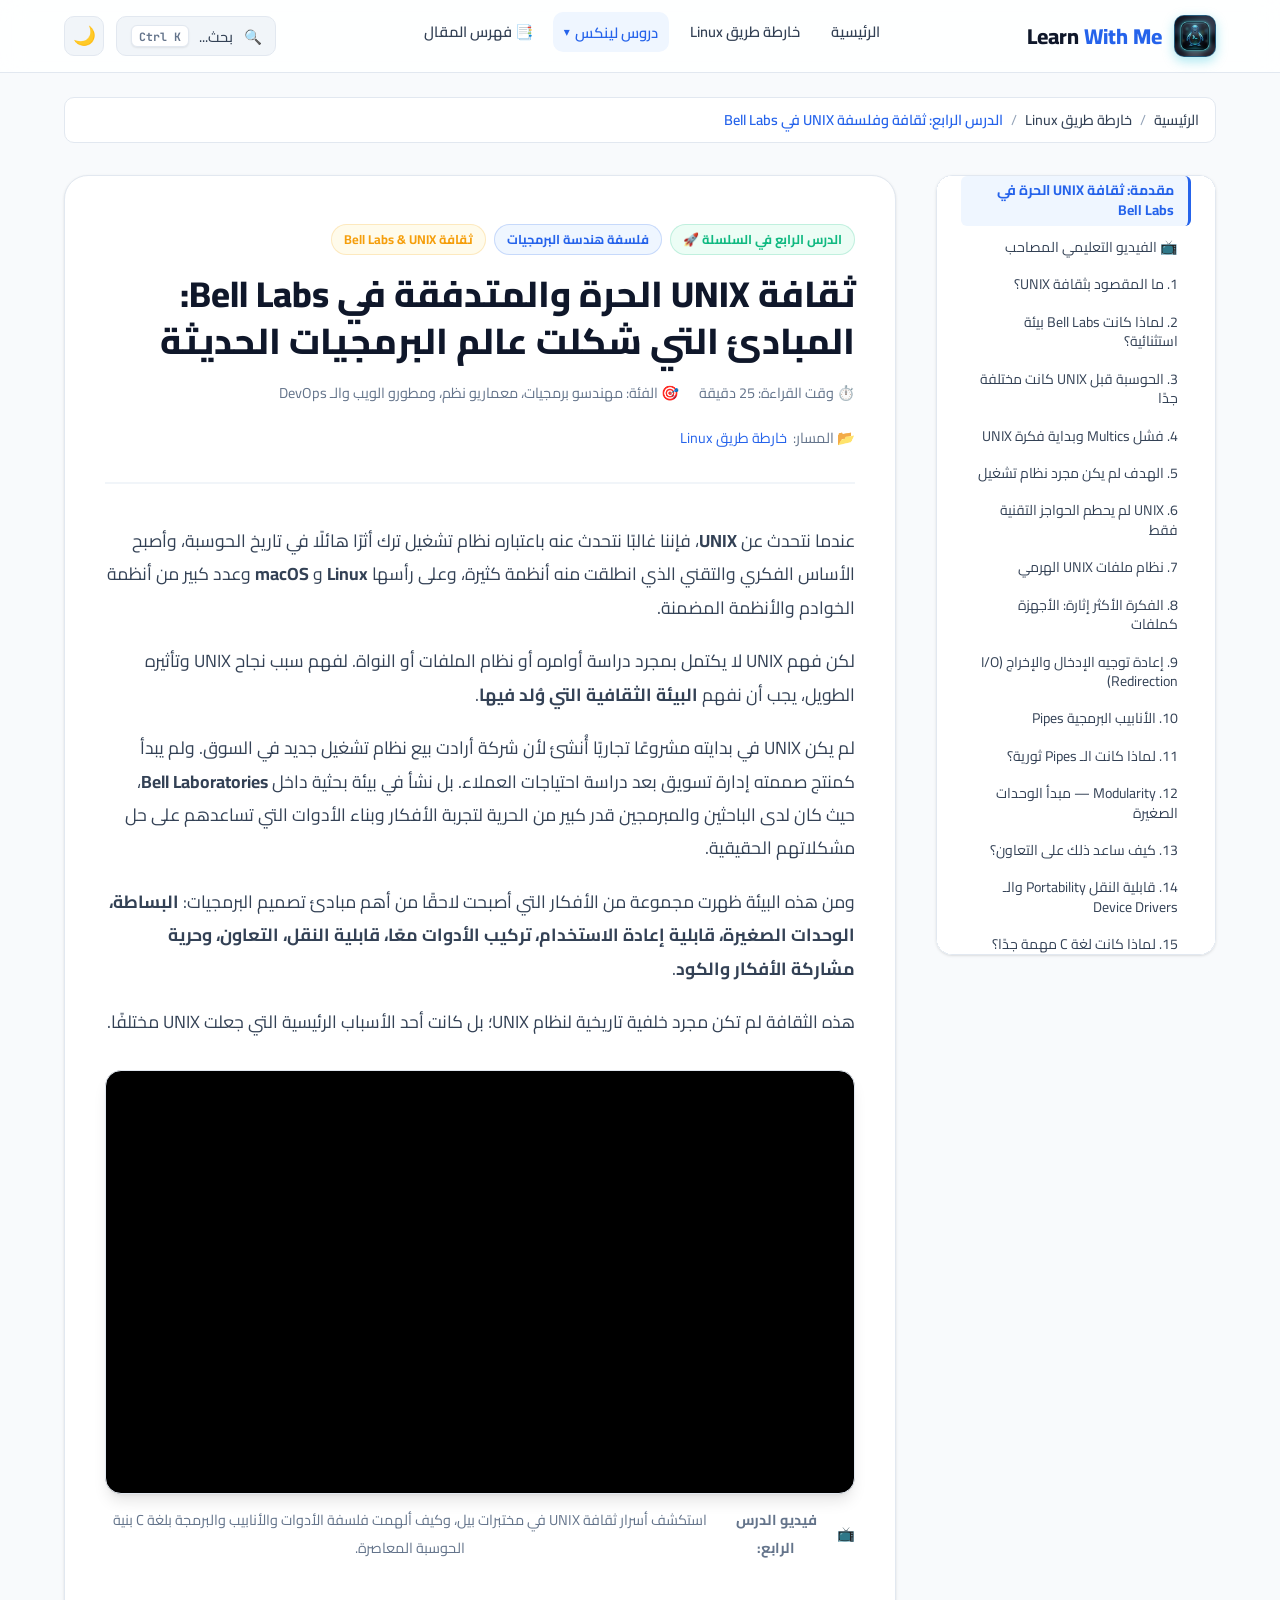
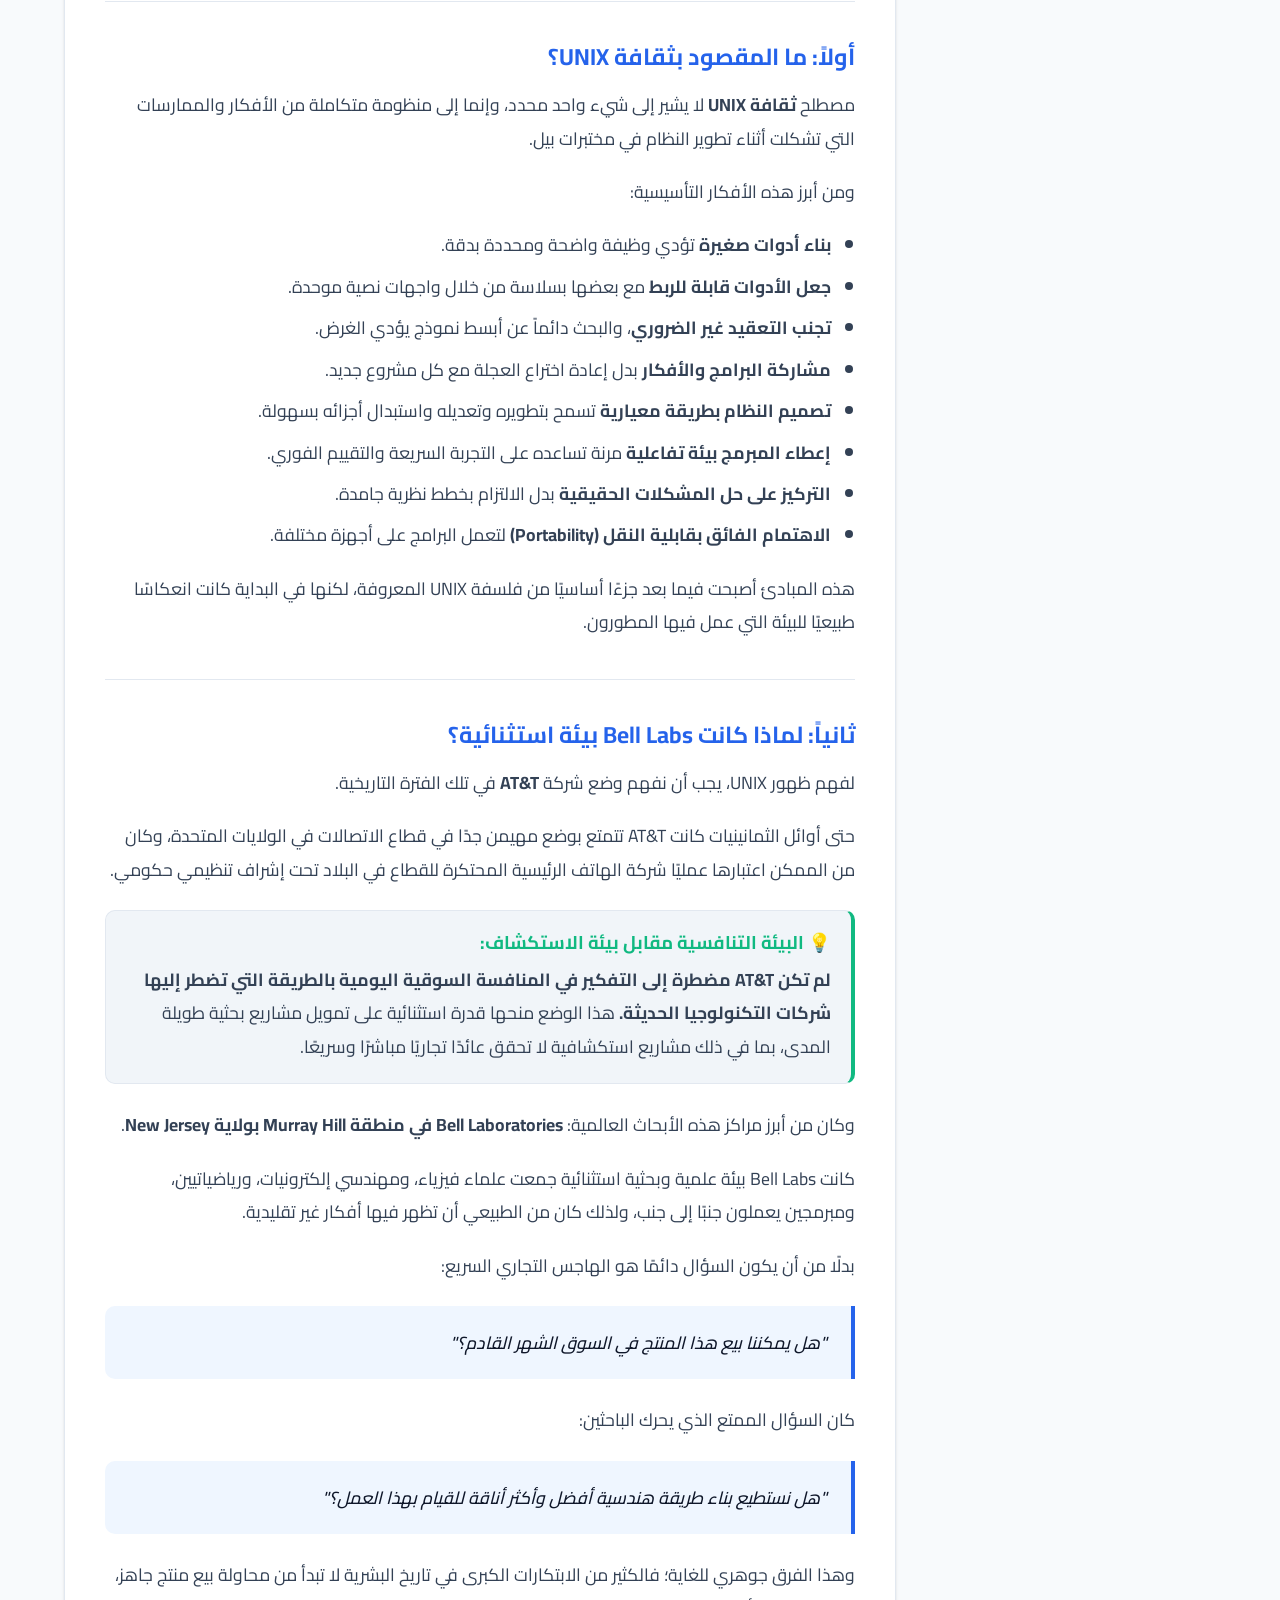
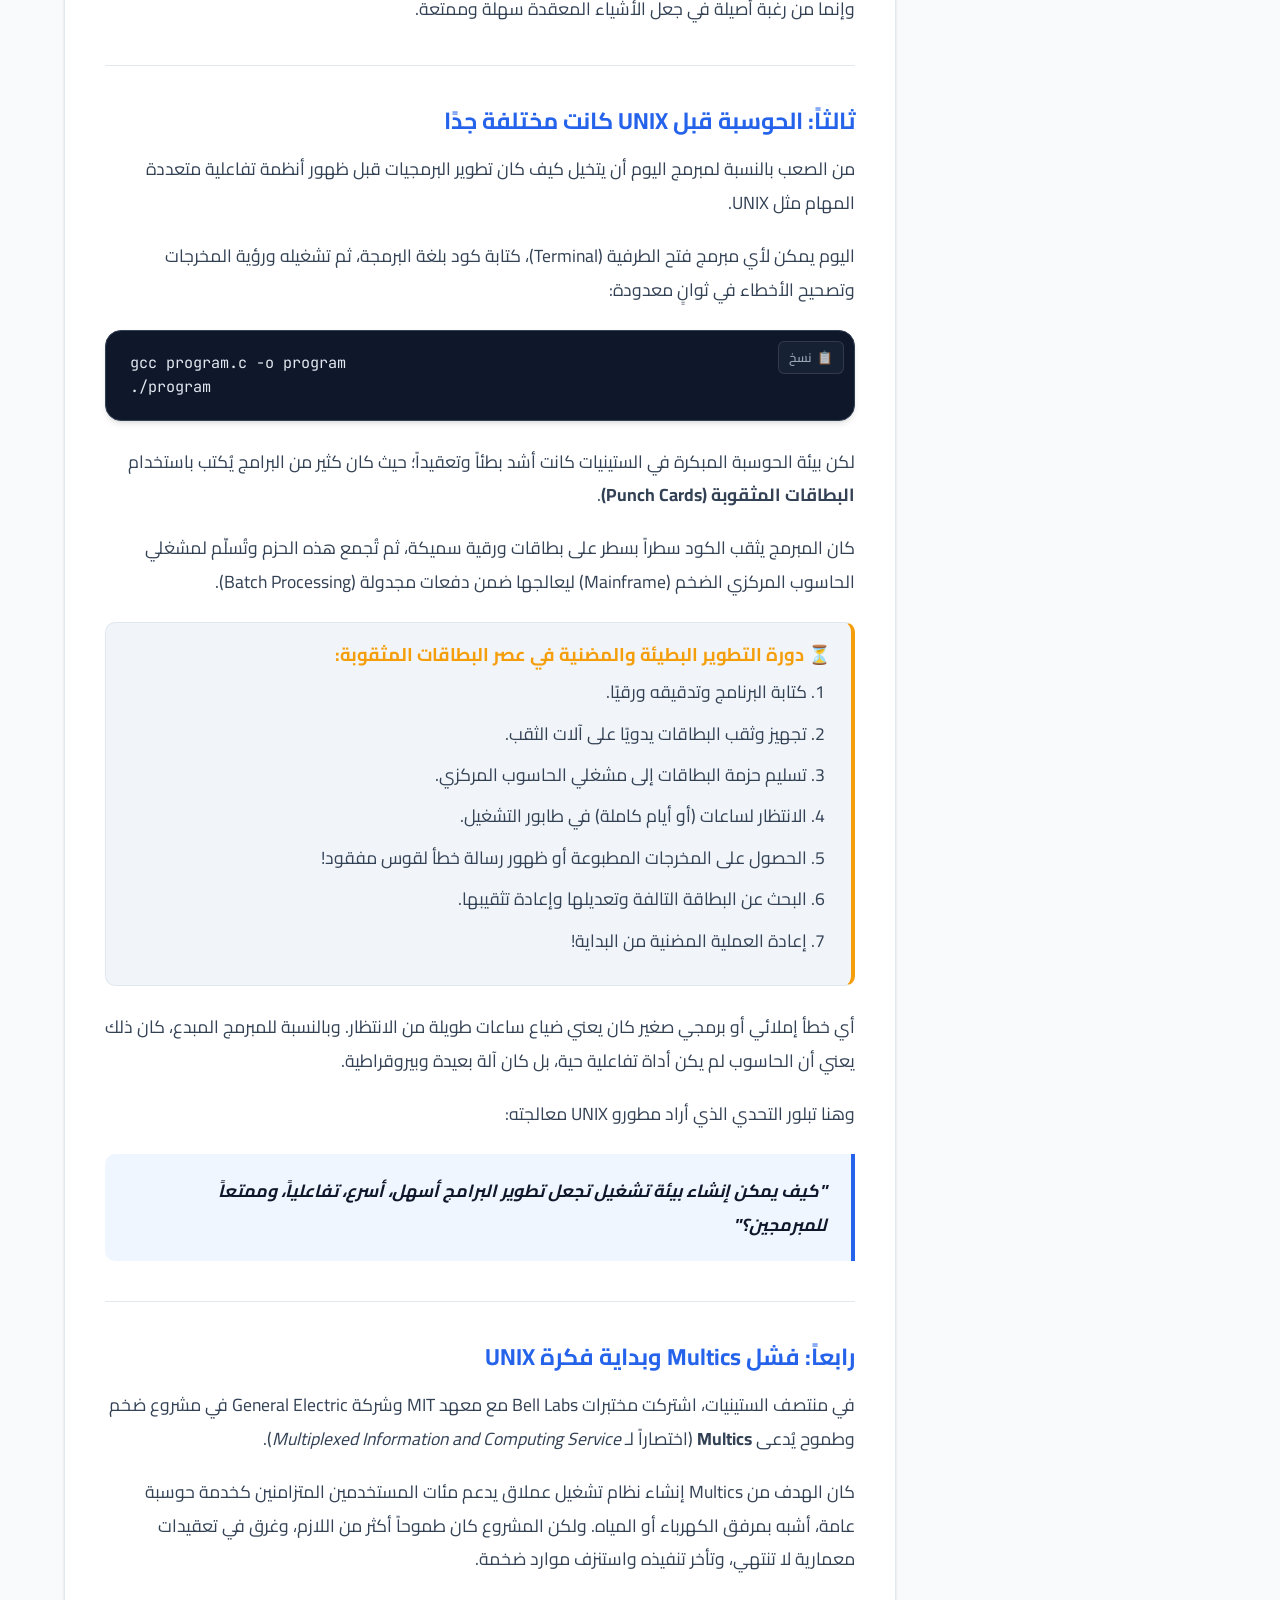
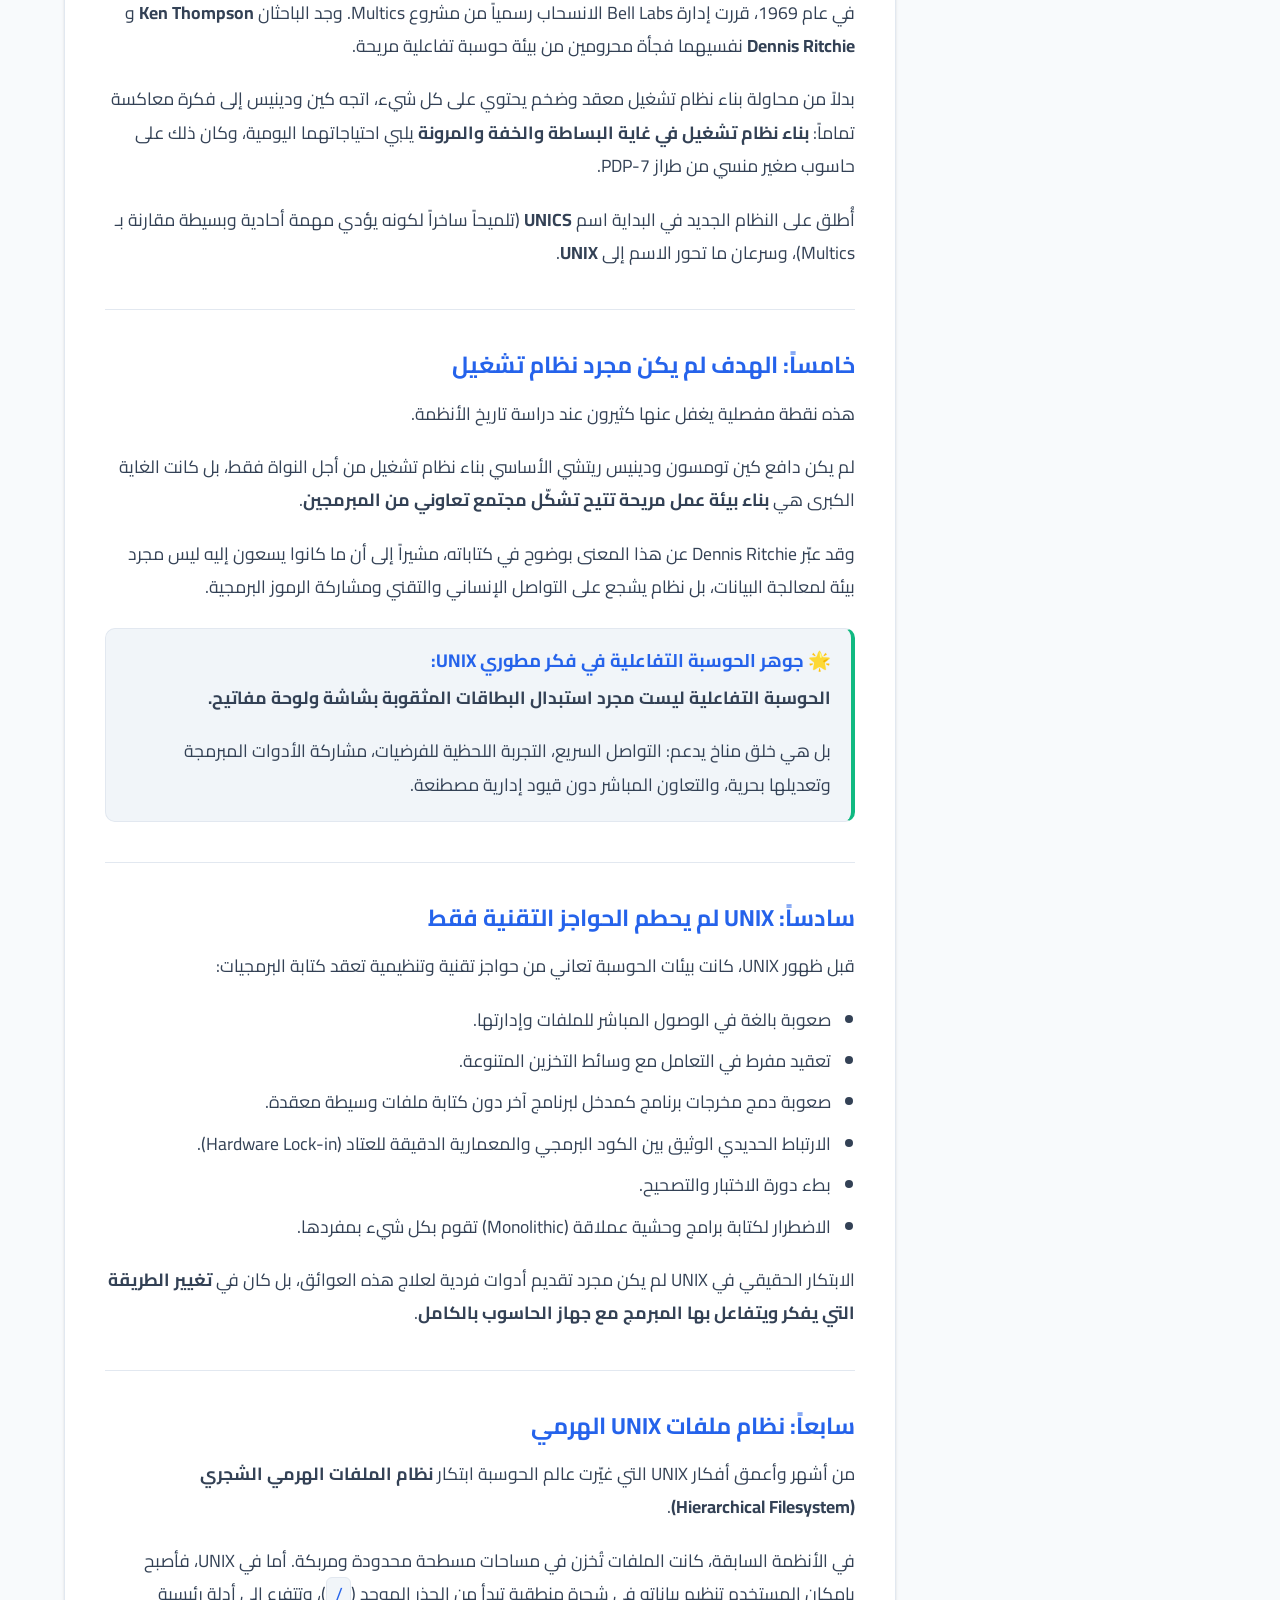
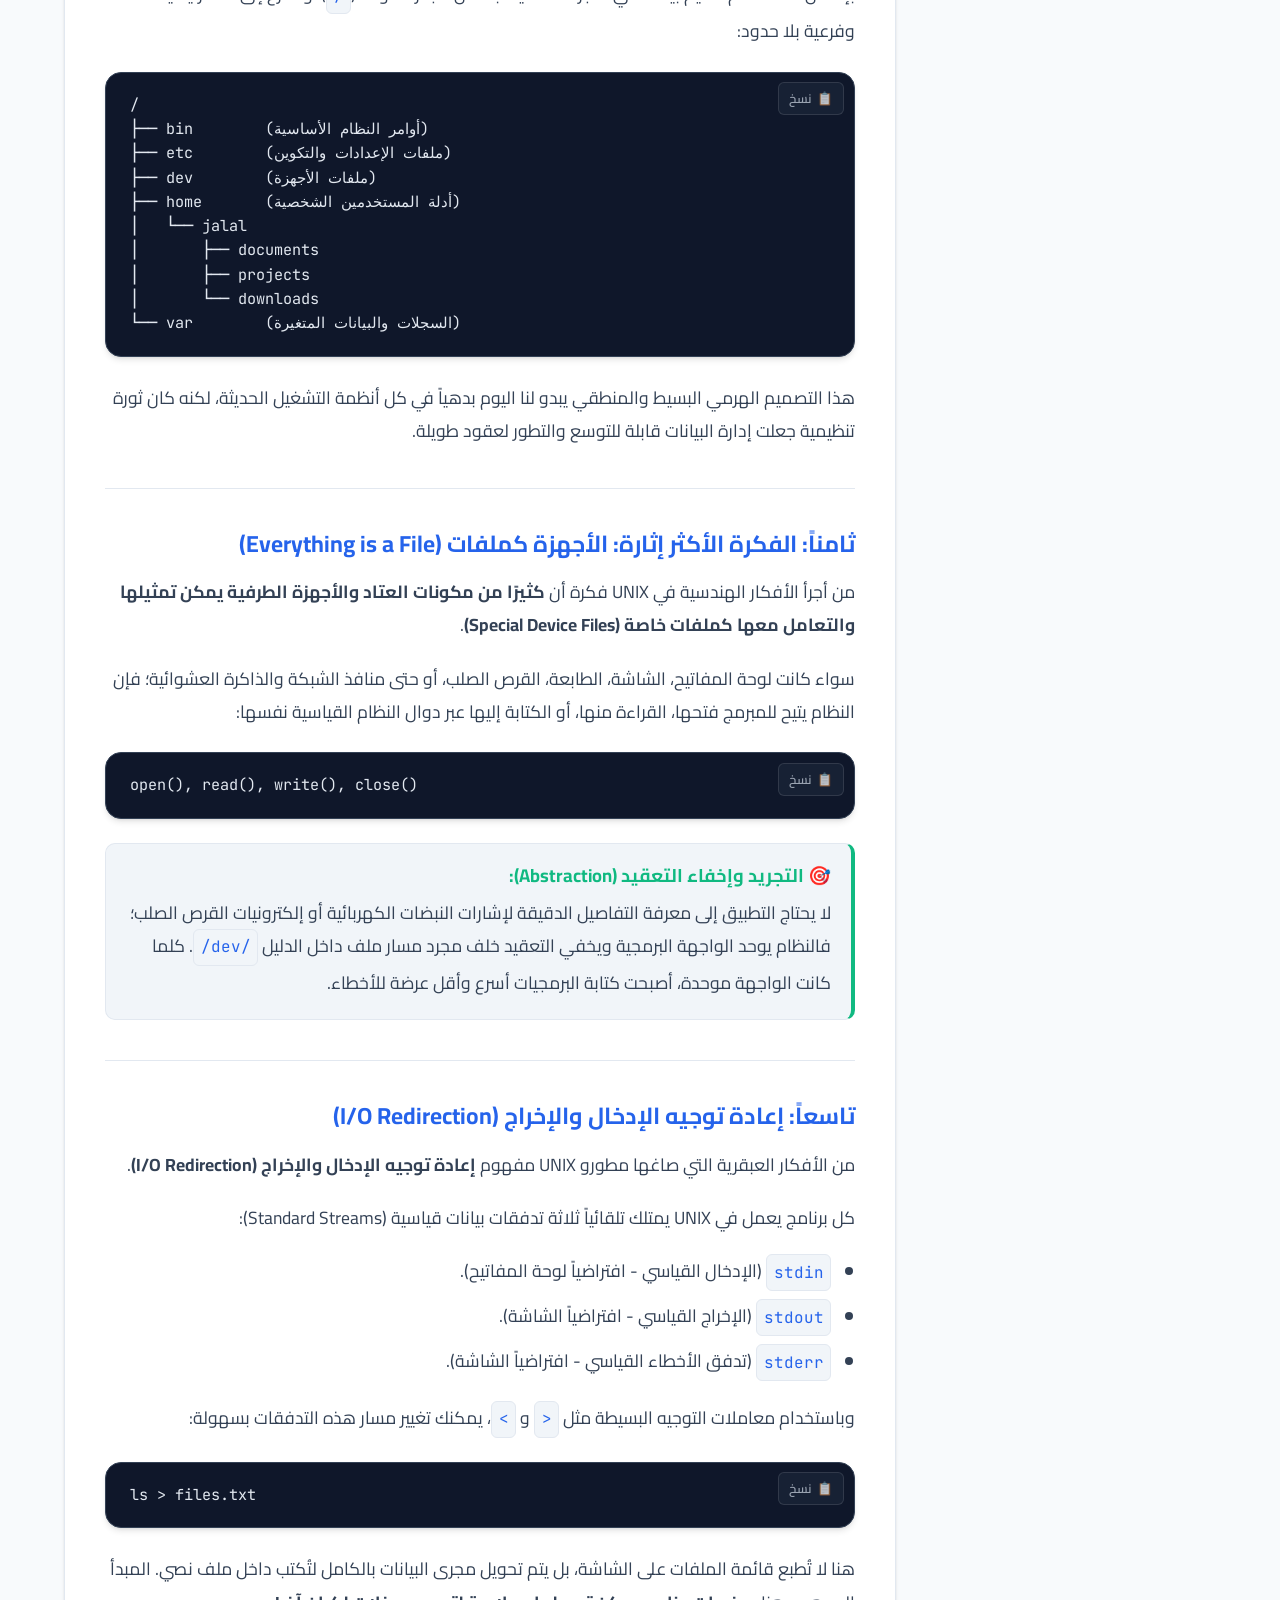
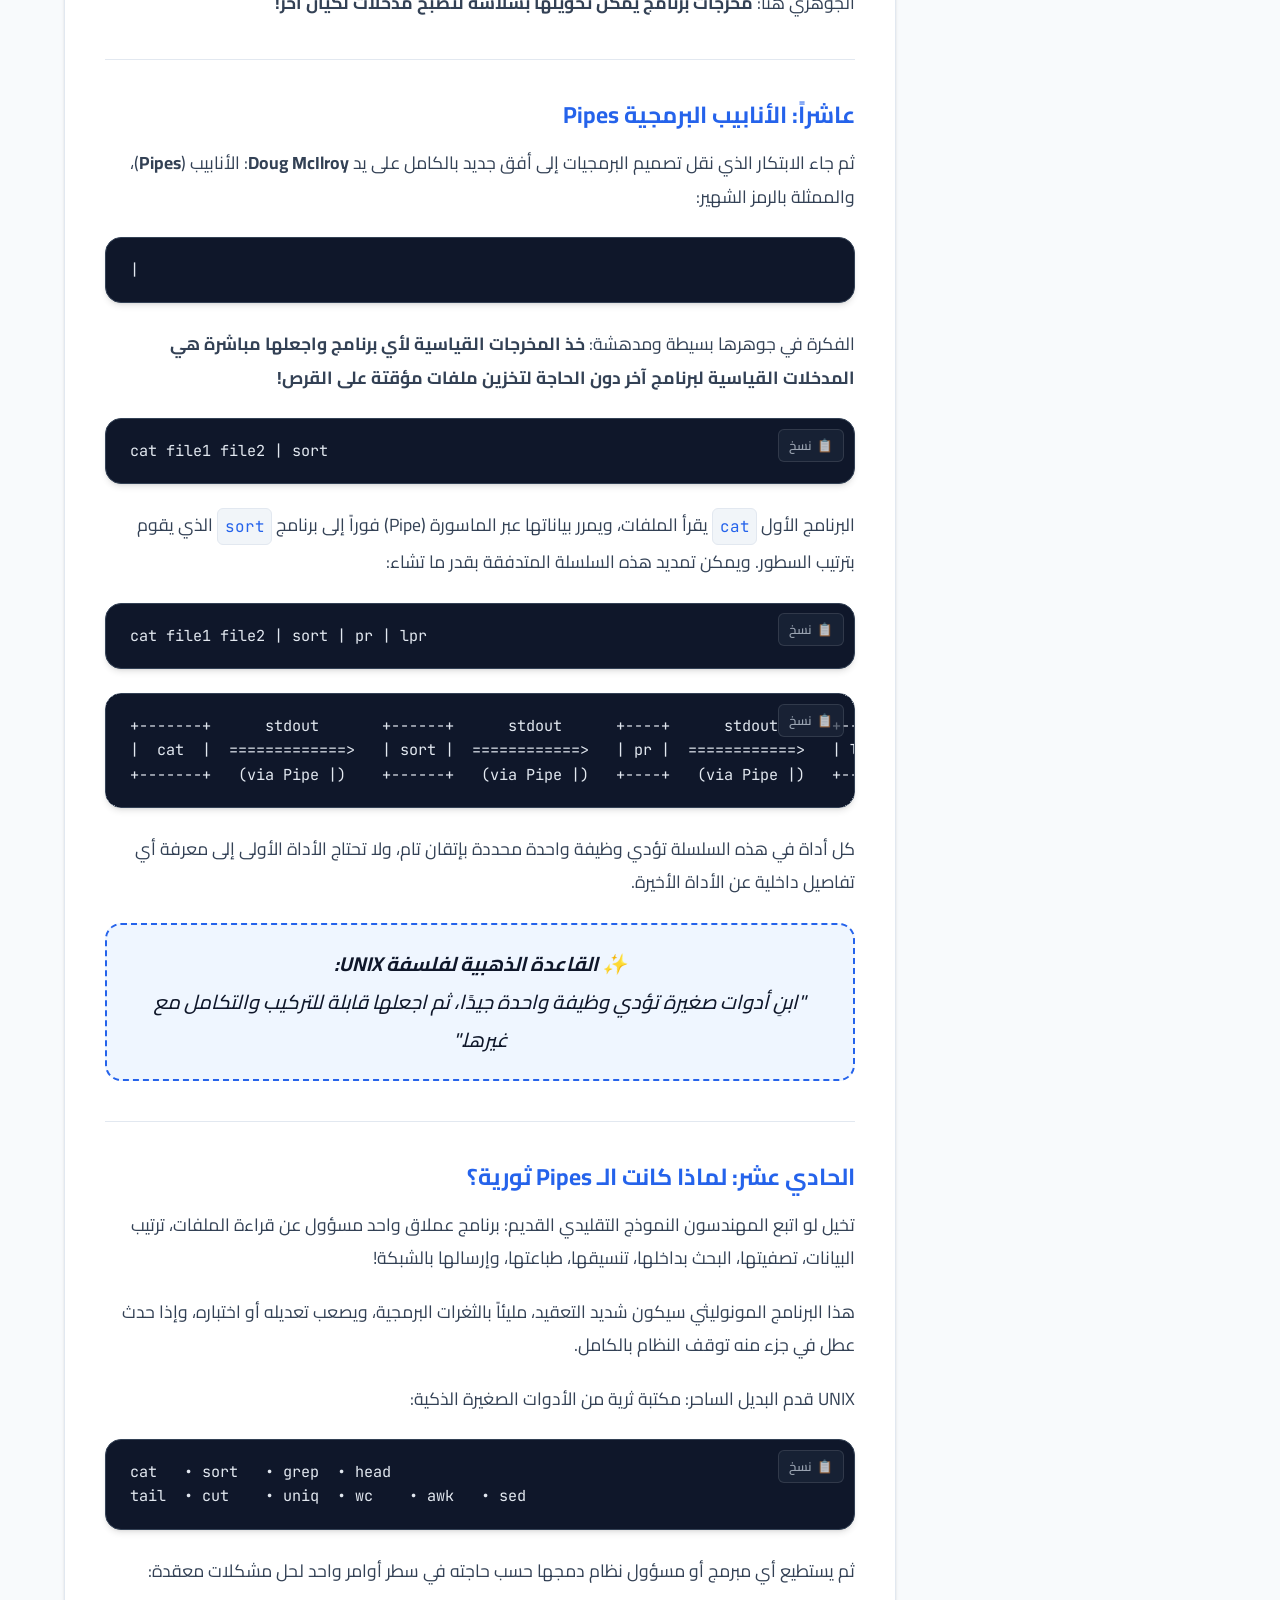
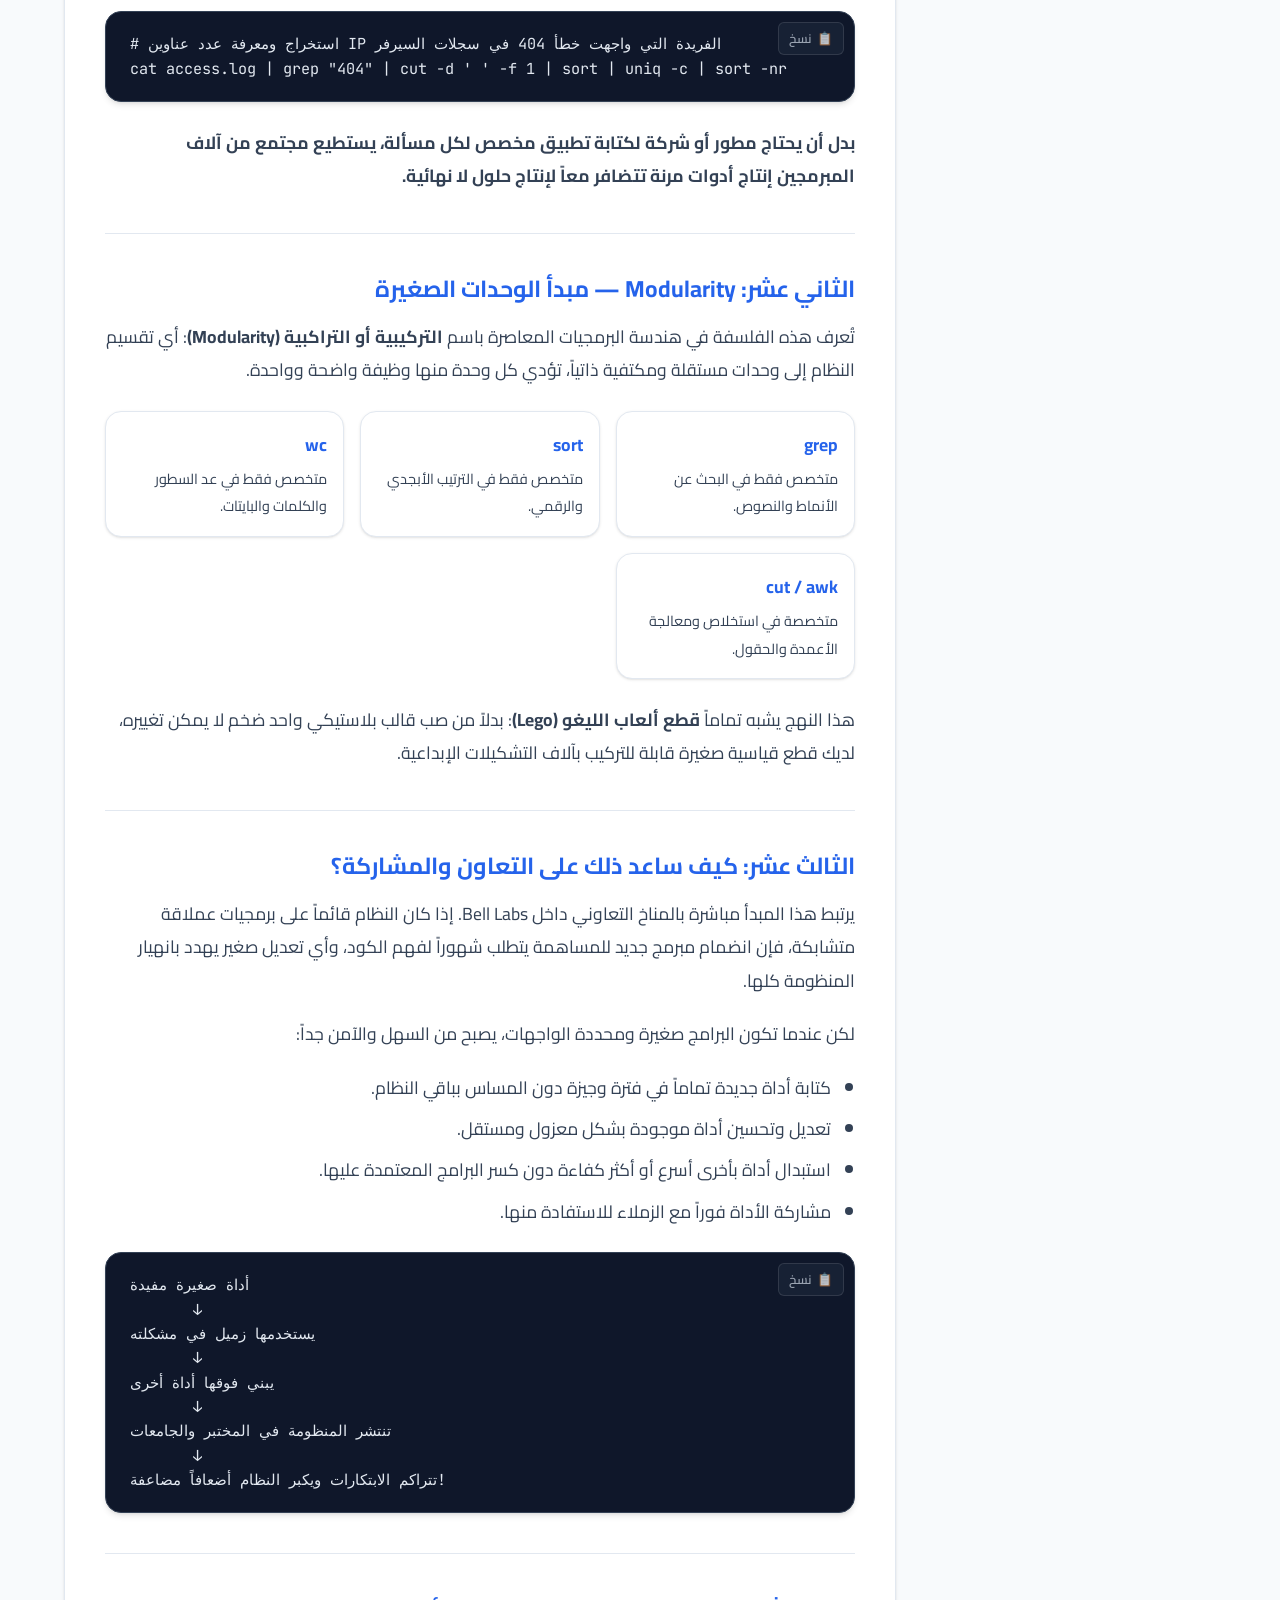
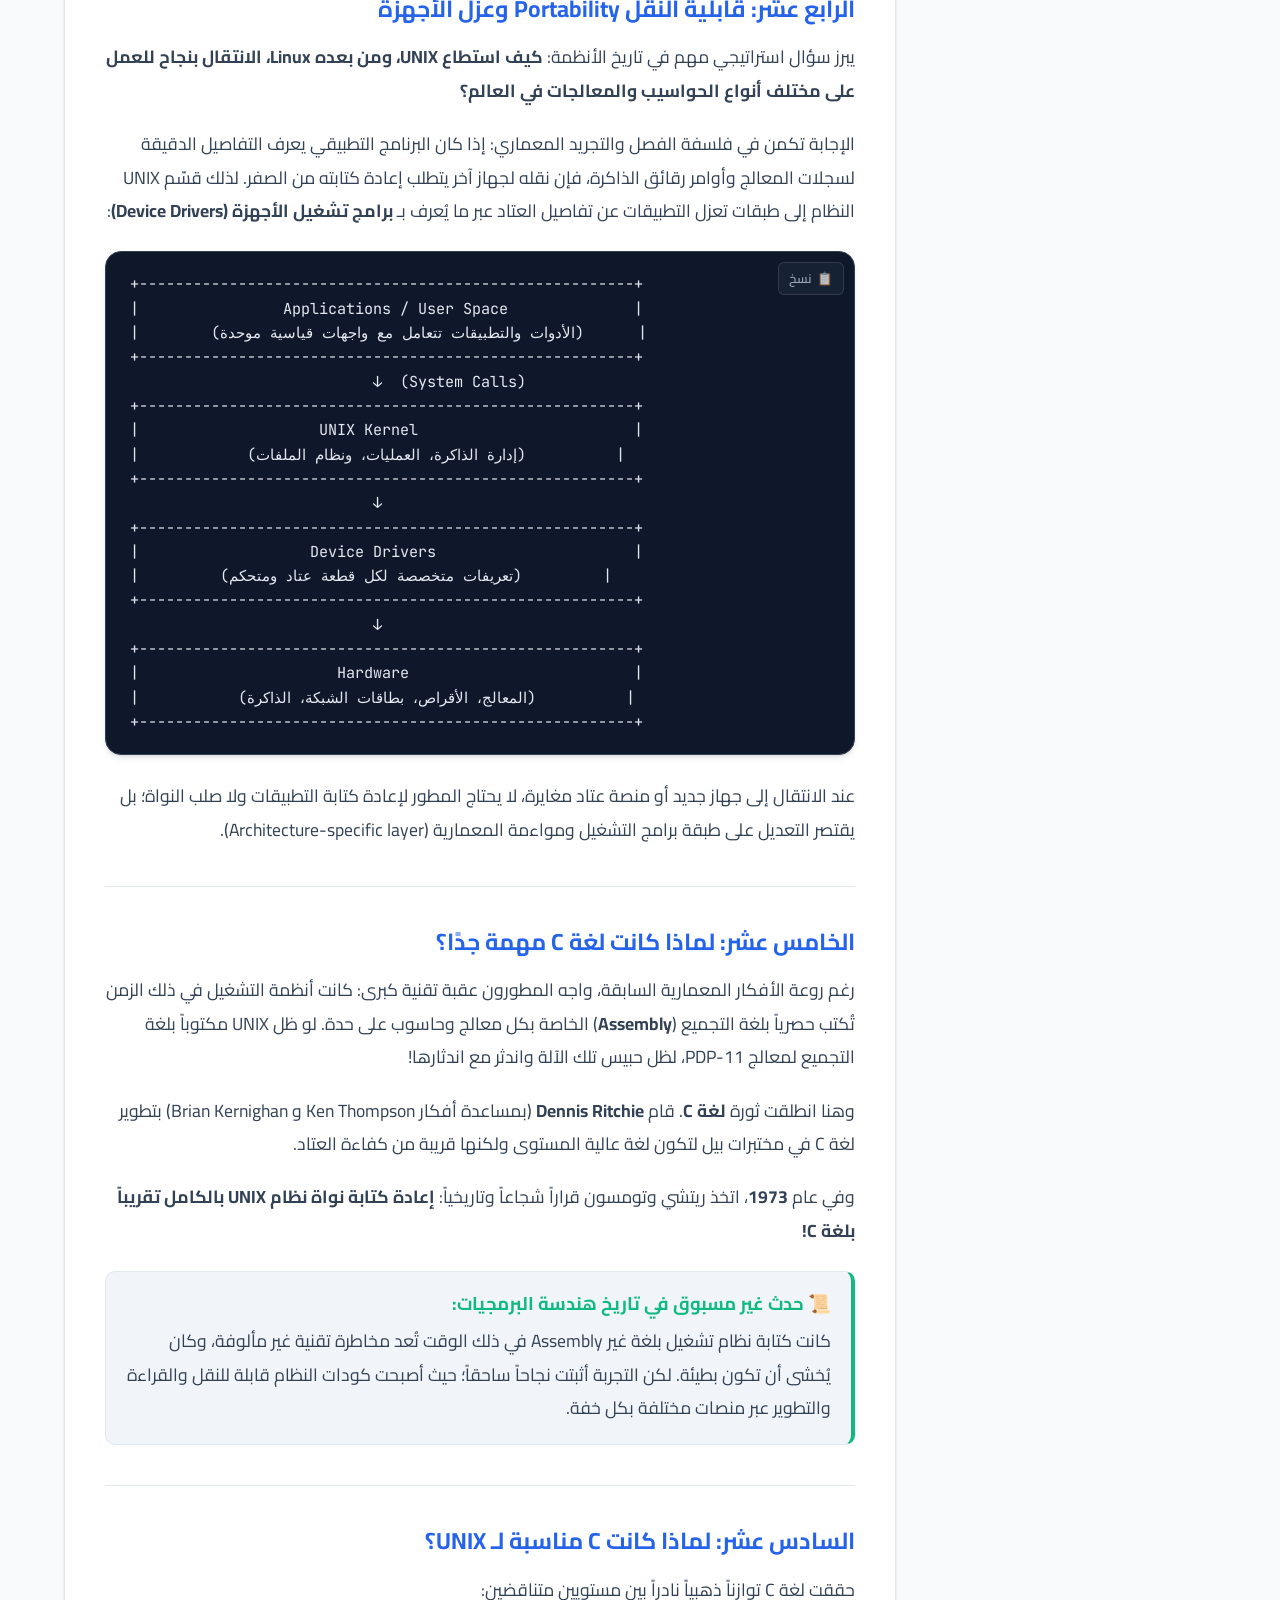
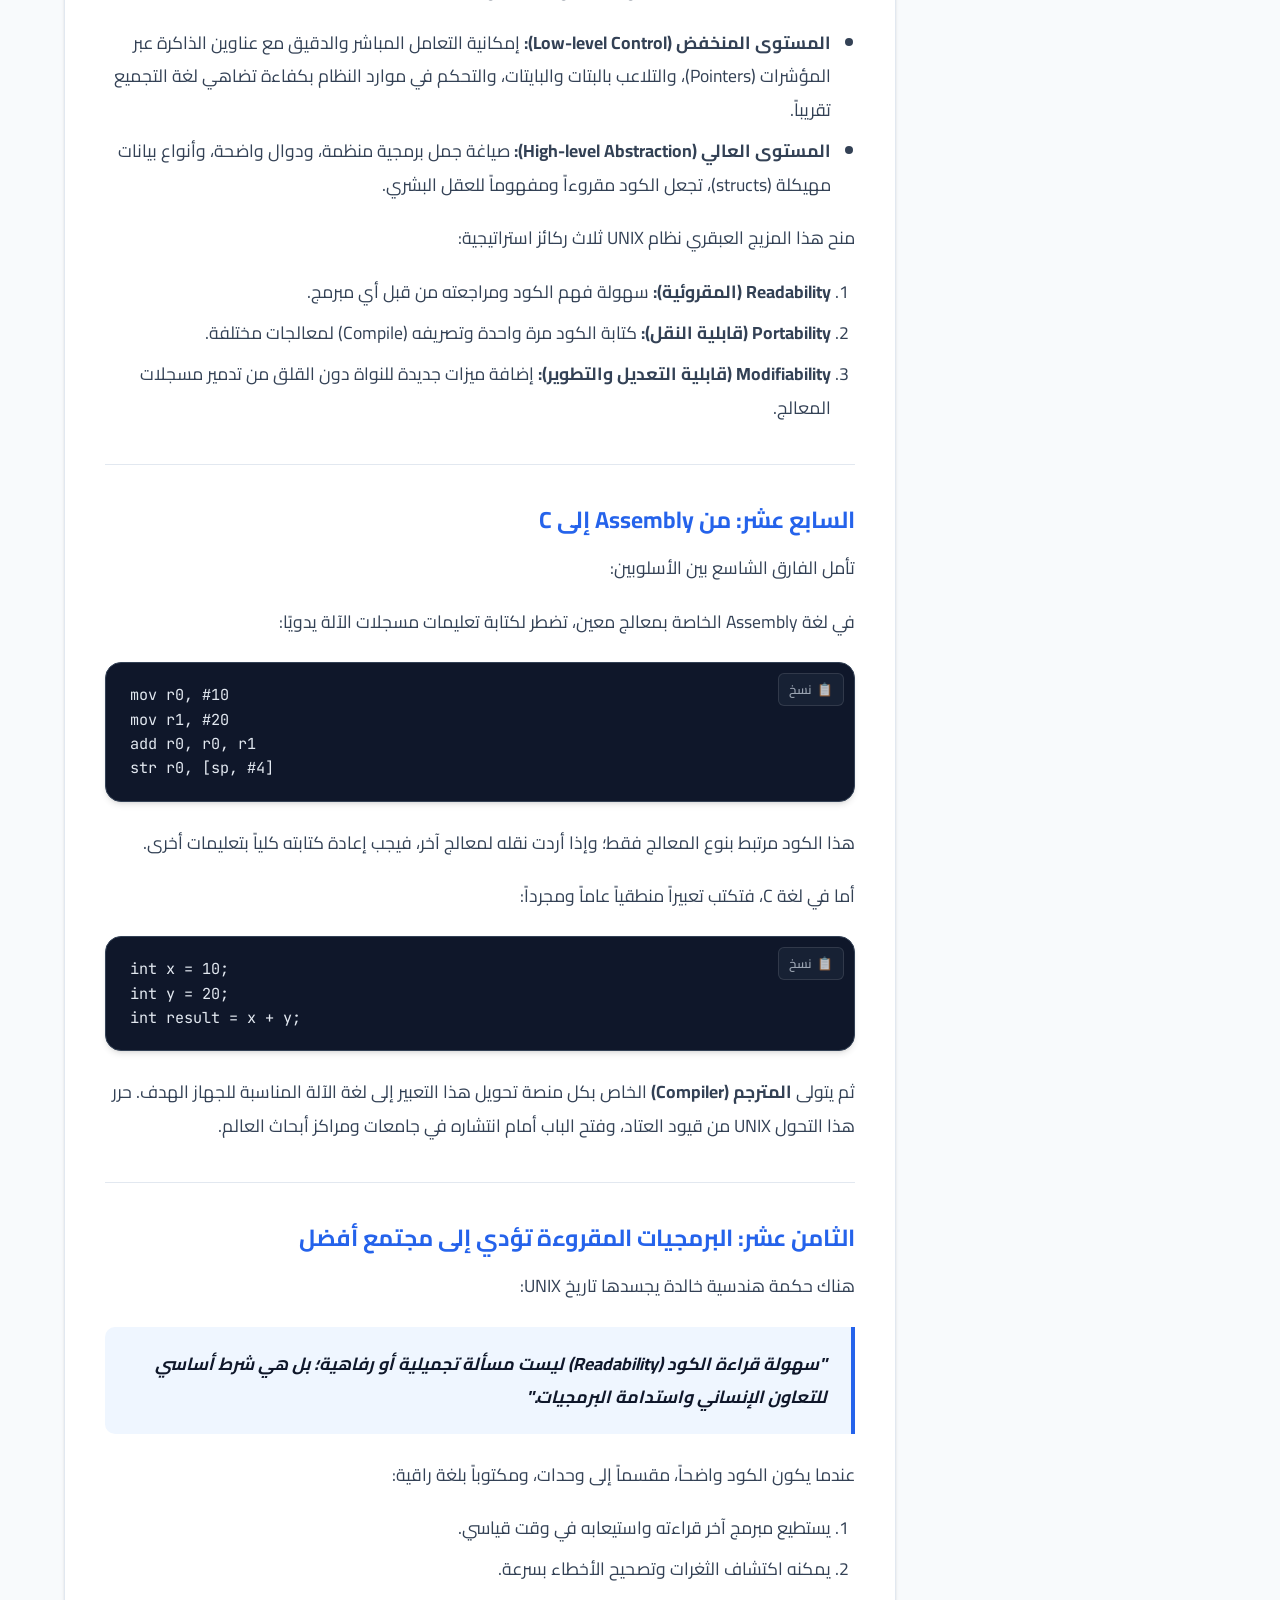
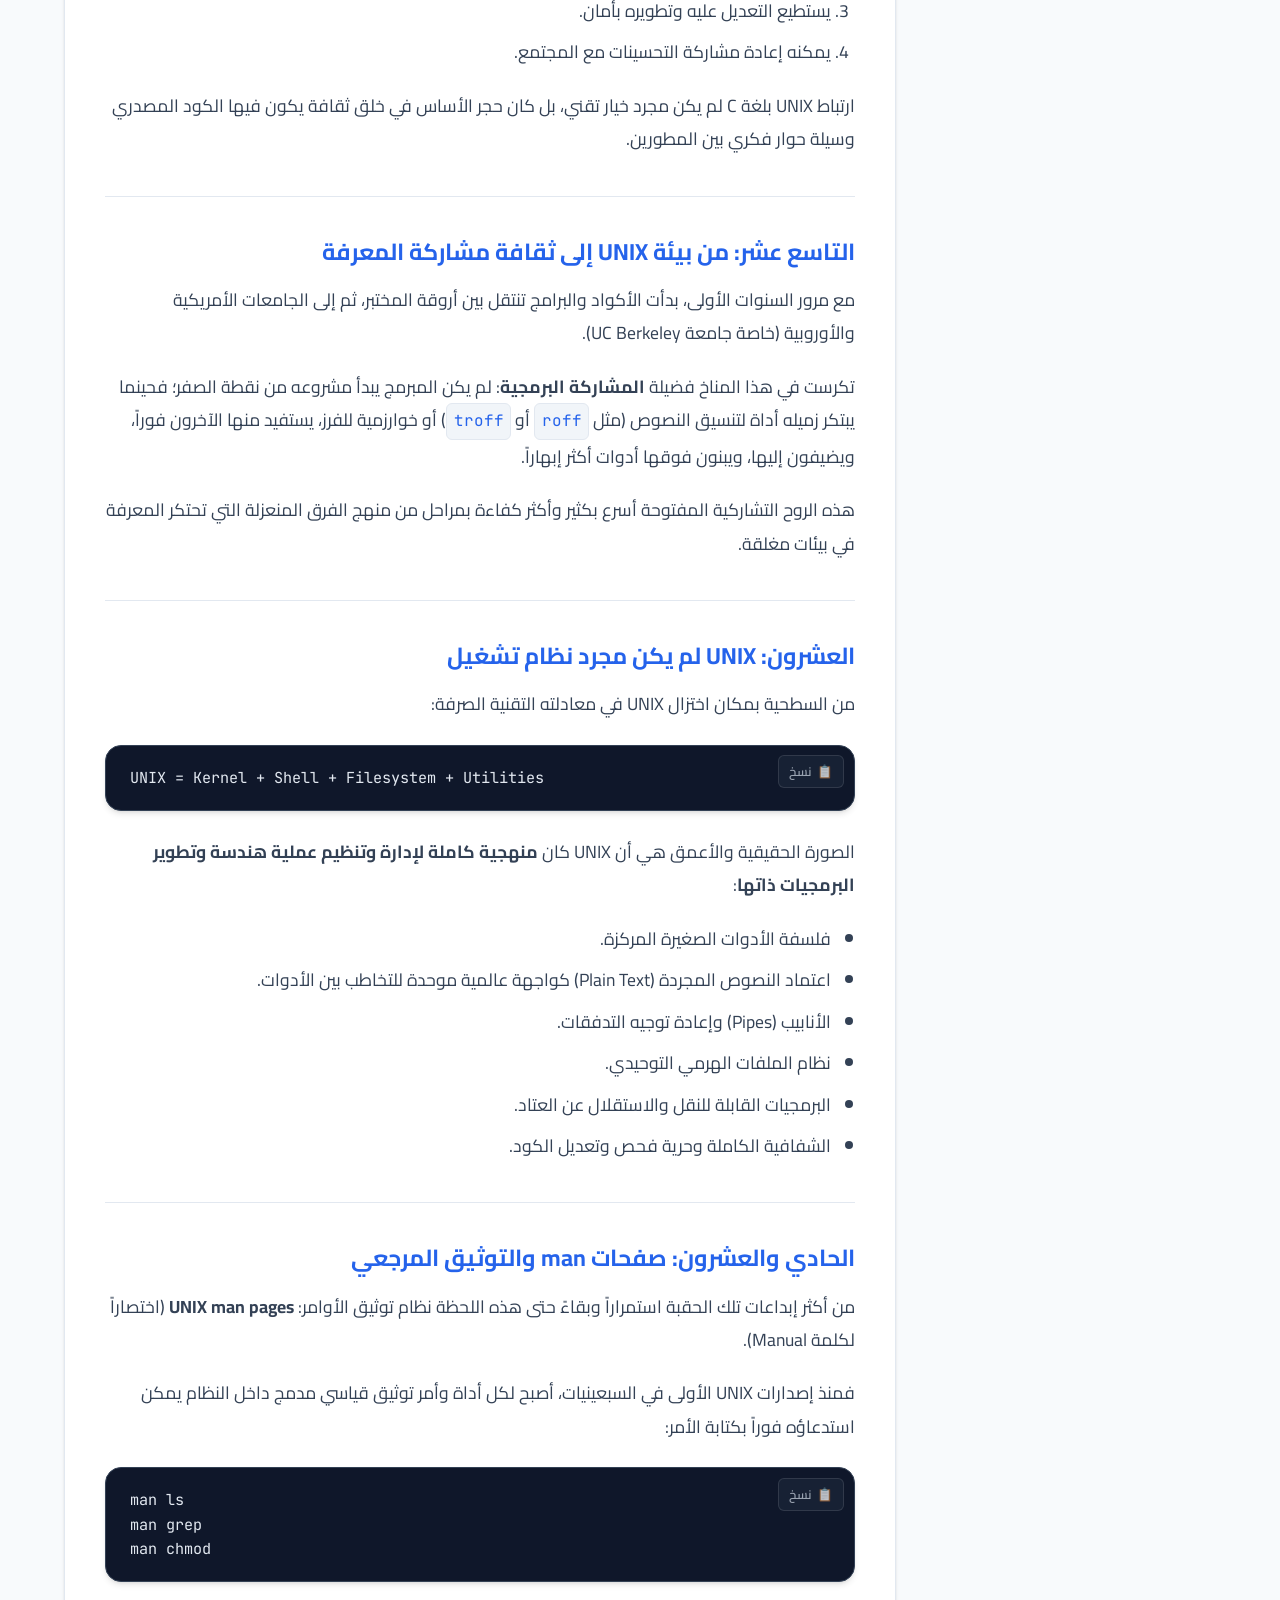
<file: unix-philosophy.html>
<!DOCTYPE html>
<html lang="ar" dir="rtl">
<head>
  <meta charset="UTF-8">
  <meta name="viewport" content="width=device-width, initial-scale=1.0">
  <title>الدرس الرابع: ثقافة وفلسفة UNIX في Bell Labs: المبادئ التي شكلت عالم البرمجيات | Learn With Me</title>
  <meta name="description" content="الدرس الرابع في سلسلة دروس لينكس: استكشاف ثقافة UNIX الحرة والمتدفقة في مختبرات بيل (Bell Labs)، فلسفة الأدوات الصغيرة، الأنابيب (Pipes)، لغة C، وتأثيرها على البرمجيات الحديثة.">
  <link rel="icon" type="image/x-icon" href="favicon.ico">
  <link rel="icon" type="image/png" sizes="32x32" href="favicon-32x32.png">
  <link rel="icon" type="image/png" sizes="16x16" href="favicon-16x16.png">
  <link rel="apple-touch-icon" sizes="180x180" href="apple-touch-icon.png">
  <link rel="canonical" href="https://learn.jalalmahmoud.online/unix-philosophy.html">
  <link rel="stylesheet" href="style.css">
</head>
<body>

  <!-- Site Navigation -->
  <header class="site-header">
    <div class="container navbar">
      <a href="index.html" class="nav-brand">
        <div class="brand-icon">
          <img src="brand-icon.png" alt="Learn With Me Logo" width="42" height="42">
        </div>
        <div class="brand-text">Learn <span>With Me</span></div>
      </a>
      <ul class="nav-menu">
        <li><a href="index.html" class="nav-link">الرئيسية</a></li>
        <li><a href="linux-roadmap.html" class="nav-link">خارطة طريق Linux</a></li>
        <li class="nav-dropdown">
          <button class="nav-link dropdown-toggle active" type="button" aria-expanded="false" aria-haspopup="true">
            <span>دروس لينكس</span>
            <span class="dropdown-arrow">▾</span>
          </button>
          <div class="dropdown-menu">
            <div class="dropdown-header">سلسلة مدخل إلى Linux (7 دروس)</div>
            <a href="what-is-linux.html" class="dropdown-item" data-lesson-id="1">
              <span class="dropdown-item-num">01</span>
              <div class="dropdown-item-text">
                <span class="dropdown-item-title">الدرس الأول</span>
                <span class="dropdown-item-sub">ما هو لينكس؟</span>
              </div>
              <span class="dropdown-item-check" title="مكتمل">✓</span>
            </a>
            <a href="linux-vs-other-os.html" class="dropdown-item" data-lesson-id="2">
              <span class="dropdown-item-num">02</span>
              <div class="dropdown-item-text">
                <span class="dropdown-item-title">الدرس الثاني</span>
                <span class="dropdown-item-sub">كيف يختلف لينكس؟</span>
              </div>
              <span class="dropdown-item-check" title="مكتمل">✓</span>
            </a>
            <a href="history-of-linux.html" class="dropdown-item" data-lesson-id="3">
              <span class="dropdown-item-num">03</span>
              <div class="dropdown-item-text">
                <span class="dropdown-item-title">الدرس الثالث</span>
                <span class="dropdown-item-sub">تاريخ لينكس</span>
              </div>
              <span class="dropdown-item-check" title="مكتمل">✓</span>
            </a>
            <a href="unix-philosophy.html" class="dropdown-item active" data-lesson-id="4">
              <span class="dropdown-item-num">04</span>
              <div class="dropdown-item-text">
                <span class="dropdown-item-title">الدرس الرابع</span>
                <span class="dropdown-item-sub">ثقافة وفلسفة UNIX</span>
              </div>
              <span class="dropdown-item-check" title="مكتمل">✓</span>
            </a>
            <a href="unix-commercialization.html" class="dropdown-item" data-lesson-id="5">
              <span class="dropdown-item-num">05</span>
              <div class="dropdown-item-text">
                <span class="dropdown-item-title">الدرس الخامس</span>
                <span class="dropdown-item-sub">تجارية UNIX</span>
              </div>
              <span class="dropdown-item-check" title="مكتمل">✓</span>
            </a>
            <a href="berkeley-software-distribution.html" class="dropdown-item" data-lesson-id="6">
              <span class="dropdown-item-num">06</span>
              <div class="dropdown-item-text">
                <span class="dropdown-item-title">الدرس السادس</span>
                <span class="dropdown-item-sub">وصول BSD وانقسام UNIX</span>
              </div>
              <span class="dropdown-item-check" title="مكتمل">✓</span>
            </a>
            <a href="unix-laboratory.html" class="dropdown-item" data-lesson-id="7">
              <span class="dropdown-item-num">07</span>
              <div class="dropdown-item-text">
                <span class="dropdown-item-title">الدرس السابع</span>
                <span class="dropdown-item-sub">مختبر UNIX وتحوله التجاري</span>
              </div>
              <span class="dropdown-item-check" title="مكتمل">✓</span>
            </a>
            <div class="dropdown-divider"></div>
            <a href="linux-roadmap.html" class="dropdown-footer-link">
              <span>استعراض كافة الدروس في خارطة الطريق ←</span>
            </a>
          </div>
        </li>
        <li><a href="#toc" class="nav-link">📑 فهرس المقال</a></li>
      </ul>
      <div class="nav-actions">
        <button id="searchTriggerBtn" class="search-trigger-btn" type="button" aria-label="بحث سريع في المنصة (Ctrl+K)">
          <span class="search-icon">🔍</span>
          <span class="search-btn-text">بحث...</span>
          <kbd class="search-kbd">Ctrl K</kbd>
        </button>
        <button id="themeToggle" class="theme-toggle-btn" aria-label="تبديل الوضع الليلي">🌙</button>
      </div>
    </div>
  </header>

  <!-- Main Container -->
  <main class="container">
    <!-- Breadcrumbs -->
    <nav class="breadcrumbs" aria-label="مسار التنقل">
      <a href="index.html">الرئيسية</a>
      <span class="separator">/</span>
      <a href="linux-roadmap.html">خارطة طريق Linux</a>
      <span class="separator">/</span>
      <span class="current">الدرس الرابع: ثقافة وفلسفة UNIX في Bell Labs</span>
    </nav>

    <div class="article-layout">
      <!-- Table of Contents Sidebar -->
      <aside class="article-sidebar" id="toc">
        <div class="sidebar-title">
          <span>📑</span> فهرس محتويات الدرس
        </div>
        <ul class="toc-list">
          <li><a href="#intro">مقدمة: ثقافة UNIX الحرة في Bell Labs</a></li>
          <li><a href="#video-section">📺 الفيديو التعليمي المصاحب</a></li>
          <li><a href="#sec-1">1. ما المقصود بثقافة UNIX؟</a></li>
          <li><a href="#sec-2">2. لماذا كانت Bell Labs بيئة استثنائية؟</a></li>
          <li><a href="#sec-3">3. الحوسبة قبل UNIX كانت مختلفة جدًا</a></li>
          <li><a href="#sec-4">4. فشل Multics وبداية فكرة UNIX</a></li>
          <li><a href="#sec-5">5. الهدف لم يكن مجرد نظام تشغيل</a></li>
          <li><a href="#sec-6">6. UNIX لم يحطم الحواجز التقنية فقط</a></li>
          <li><a href="#sec-7">7. نظام ملفات UNIX الهرمي</a></li>
          <li><a href="#sec-8">8. الفكرة الأكثر إثارة: الأجهزة كملفات</a></li>
          <li><a href="#sec-9">9. إعادة توجيه الإدخال والإخراج (I/O Redirection)</a></li>
          <li><a href="#sec-10">10. الأنابيب البرمجية Pipes</a></li>
          <li><a href="#sec-11">11. لماذا كانت الـ Pipes ثورية؟</a></li>
          <li><a href="#sec-12">12. Modularity — مبدأ الوحدات الصغيرة</a></li>
          <li><a href="#sec-13">13. كيف ساعد ذلك على التعاون؟</a></li>
          <li><a href="#sec-14">14. قابلية النقل Portability والـ Device Drivers</a></li>
          <li><a href="#sec-15">15. لماذا كانت لغة C مهمة جدًا؟</a></li>
          <li><a href="#sec-16">16. لماذا كانت C مناسبة لـ UNIX؟</a></li>
          <li><a href="#sec-17">17. من Assembly إلى C</a></li>
          <li><a href="#sec-18">18. البرمجيات المقروءة تؤدي إلى مجتمع أفضل</a></li>
          <li><a href="#sec-19">19. من بيئة UNIX إلى ثقافة مشاركة المعرفة</a></li>
          <li><a href="#sec-20">20. UNIX لم يكن مجرد نظام تشغيل</a></li>
          <li><a href="#sec-21">21. صفحات man والتوثيق المرجعي</a></li>
          <li><a href="#sec-22">22. لماذا كان التوثيق مهمًا؟</a></li>
          <li><a href="#sec-23">23. فلسفة "افعل شيئًا واحدًا جيدًا"</a></li>
          <li><a href="#sec-24">24. مثال عملي يوضح فلسفة UNIX</a></li>
          <li><a href="#sec-25">25. لماذا أصبحت هذه الفكرة قوية جدًا؟</a></li>
          <li><a href="#sec-26">26. الفرق بين نظام ضخم ونظام قابل للتركيب</a></li>
          <li><a href="#sec-27">27. البساطة ليست ضعفًا</a></li>
          <li><a href="#sec-28">28. من UNIX إلى Linux</a></li>
          <li><a href="#sec-29">29. ثقافة UNIX وظهور البرمجيات الحرة</a></li>
          <li><a href="#sec-30">30. لماذا كان من الصعب "إعادة UNIX إلى الصندوق"؟</a></li>
          <li><a href="#sec-31">31. غياب الأنا كان عاملًا مهمًا</a></li>
          <li><a href="#sec-32">32. UNIX كمجتمع قبل أن يكون منتجًا</a></li>
          <li><a href="#sec-33">33. أهم المبادئ التي ورثناها من UNIX</a></li>
          <li><a href="#sec-34">34. الدرس الأهم للمبرمج الحديث</a></li>
          <li><a href="#sec-35">35. تأثير هذه الفلسفة في البرمجيات الحديثة</a></li>
          <li><a href="#sec-36">36. ما الذي يتعلمه المطور من Bell Labs؟</a></li>
          <li><a href="#sec-37">37. من مشكلة محلية إلى تأثير عالمي</a></li>
          <li><a href="#sec-38">38. لماذا ما زلنا نستخدم فلسفة UNIX؟</a></li>
          <li><a href="#conclusion">خاتمة الدرس وروح الابتكار</a></li>
        </ul>
      </aside>

      <!-- Main Article Content -->
      <article class="article-main">
        <header class="article-header">
          <div style="display: flex; gap: 0.5rem; margin-bottom: 1rem; flex-wrap: wrap;">
            <span class="badge badge-accent">الدرس الرابع في السلسلة 🚀</span>
            <span class="badge badge-primary">فلسفة هندسة البرمجيات</span>
            <span class="badge badge-warning">ثقافة Bell Labs &amp; UNIX</span>
          </div>
          <h1 id="intro">ثقافة UNIX الحرة والمتدفقة في Bell Labs: المبادئ التي شكلت عالم البرمجيات الحديثة</h1>
          <div class="article-header-meta">
            <span class="article-meta-item">⏱️ وقت القراءة: 25 دقيقة</span>
            <span class="article-meta-item">🎯 الفئة: مهندسو برمجيات، معماريو نظم، ومطورو الويب والـ DevOps</span>
            <span class="article-meta-item">📂 المسار: <a href="linux-roadmap.html">خارطة طريق Linux</a></span>
          </div>
        </header>

        <div class="article-body">
          <p>
            عندما نتحدث عن <strong>UNIX</strong>، فإننا غالبًا نتحدث عنه باعتباره نظام تشغيل ترك أثرًا هائلًا في تاريخ الحوسبة، وأصبح الأساس الفكري والتقني الذي انطلقت منه أنظمة كثيرة، وعلى رأسها <strong>Linux</strong> و <strong>macOS</strong> وعدد كبير من أنظمة الخوادم والأنظمة المضمنة.
          </p>

          <p>
            لكن فهم UNIX لا يكتمل بمجرد دراسة أوامره أو نظام الملفات أو النواة. لفهم سبب نجاح UNIX وتأثيره الطويل، يجب أن نفهم <strong>البيئة الثقافية التي وُلد فيها</strong>.
          </p>

          <p>
            لم يكن UNIX في بدايته مشروعًا تجاريًا أُنشئ لأن شركة أرادت بيع نظام تشغيل جديد في السوق. ولم يبدأ كمنتج صممته إدارة تسويق بعد دراسة احتياجات العملاء. بل نشأ في بيئة بحثية داخل <strong>Bell Laboratories</strong>، حيث كان لدى الباحثين والمبرمجين قدر كبير من الحرية لتجربة الأفكار وبناء الأدوات التي تساعدهم على حل مشكلاتهم الحقيقية.
          </p>

          <p>
            ومن هذه البيئة ظهرت مجموعة من الأفكار التي أصبحت لاحقًا من أهم مبادئ تصميم البرمجيات: <strong>البساطة، الوحدات الصغيرة، قابلية إعادة الاستخدام، تركيب الأدوات معًا، قابلية النقل، التعاون، وحرية مشاركة الأفكار والكود</strong>.
          </p>

          <p>
            هذه الثقافة لم تكن مجرد خلفية تاريخية لنظام UNIX؛ بل كانت أحد الأسباب الرئيسية التي جعلت UNIX مختلفًا.
          </p>

          <!-- Embedded YouTube Video Section -->
          <div class="video-wrapper" id="video-section">
            <div class="video-container">
              <iframe 
                src="https://www.youtube.com/embed/vElO0pup3zI" 
                title="الدرس الرابع: ثقافة وفلسفة UNIX في Bell Labs" 
                allow="accelerometer; autoplay; clipboard-write; encrypted-media; gyroscope; picture-in-picture; web-share" 
                referrerpolicy="strict-origin-when-cross-origin" 
                allowfullscreen>
              </iframe>
            </div>
            <p class="video-caption">
              <span>📺</span> <strong>فيديو الدرس الرابع:</strong> استكشف أسرار ثقافة UNIX في مختبرات بيل، وكيف ألهمت فلسفة الأدوات والأنابيب والبرمجة بلغة C بنية الحوسبة المعاصرة.
            </p>
          </div>

          <hr>

          <!-- 1. أولاً: ما المقصود بثقافة UNIX؟ -->
          <h2 id="sec-1">أولاً: ما المقصود بثقافة UNIX؟</h2>
          <p>
            مصطلح <strong>ثقافة UNIX</strong> لا يشير إلى شيء واحد محدد، وإنما إلى منظومة متكاملة من الأفكار والممارسات التي تشكلت أثناء تطوير النظام في مختبرات بيل.
          </p>
          <p>ومن أبرز هذه الأفكار التأسيسية:</p>
          <ul>
            <li><strong>بناء أدوات صغيرة</strong> تؤدي وظيفة واضحة ومحددة بدقة.</li>
            <li><strong>جعل الأدوات قابلة للربط</strong> مع بعضها بسلاسة من خلال واجهات نصية موحدة.</li>
            <li><strong>تجنب التعقيد غير الضروري</strong>، والبحث دائماً عن أبسط نموذج يؤدي الغرض.</li>
            <li><strong>مشاركة البرامج والأفكار</strong> بدل إعادة اختراع العجلة مع كل مشروع جديد.</li>
            <li><strong>تصميم النظام بطريقة معيارية</strong> تسمح بتطويره وتعديله واستبدال أجزائه بسهولة.</li>
            <li><strong>إعطاء المبرمج بيئة تفاعلية</strong> مرنة تساعده على التجربة السريعة والتقييم الفوري.</li>
            <li><strong>التركيز على حل المشكلات الحقيقية</strong> بدل الالتزام بخطط نظرية جامدة.</li>
            <li><strong>الاهتمام الفائق بقابلية النقل (Portability)</strong> لتعمل البرامج على أجهزة مختلفة.</li>
          </ul>
          <p>
            هذه المبادئ أصبحت فيما بعد جزءًا أساسيًا من فلسفة UNIX المعروفة، لكنها في البداية كانت انعكاسًا طبيعيًا للبيئة التي عمل فيها المطورون.
          </p>

          <hr>

          <!-- 2. ثانياً: لماذا كانت Bell Labs بيئة استثنائية؟ -->
          <h2 id="sec-2">ثانياً: لماذا كانت Bell Labs بيئة استثنائية؟</h2>
          <p>
            لفهم ظهور UNIX، يجب أن نفهم وضع شركة <strong>AT&amp;T</strong> في تلك الفترة التاريخية.
          </p>
          <p>
            حتى أوائل الثمانينيات كانت AT&amp;T تتمتع بوضع مهيمن جدًا في قطاع الاتصالات في الولايات المتحدة، وكان من الممكن اعتبارها عمليًا شركة الهاتف الرئيسية المحتكرة للقطاع في البلاد تحت إشراف تنظيمي حكومي.
          </p>

          <div class="callout-box">
            <h4 style="margin-bottom: 0.5rem; color: var(--accent);">💡 البيئة التنافسية مقابل بيئة الاستكشاف:</h4>
            <p style="margin-bottom: 0;">
              <strong>لم تكن AT&amp;T مضطرة إلى التفكير في المنافسة السوقية اليومية بالطريقة التي تضطر إليها شركات التكنولوجيا الحديثة.</strong>
              هذا الوضع منحها قدرة استثنائية على تمويل مشاريع بحثية طويلة المدى، بما في ذلك مشاريع استكشافية لا تحقق عائدًا تجاريًا مباشرًا وسريعًا.
            </p>
          </div>

          <p>
            وكان من أبرز مراكز هذه الأبحاث العالمية: <strong>Bell Laboratories في منطقة Murray Hill بولاية New Jersey</strong>.
          </p>
          <p>
            كانت Bell Labs بيئة علمية وبحثية استثنائية جمعت علماء فيزياء، ومهندسي إلكترونيات، ورياضياتيين، ومبرمجين يعملون جنبًا إلى جنب، ولذلك كان من الطبيعي أن تظهر فيها أفكار غير تقليدية.
          </p>
          <p>
            بدلًا من أن يكون السؤال دائمًا هو الهاجس التجاري السريع:
          </p>
          <blockquote>
            "هل يمكننا بيع هذا المنتج في السوق الشهر القادم؟"
          </blockquote>
          <p>
            كان السؤال الممتع الذي يحرك الباحثين:
          </p>
          <blockquote>
            "هل نستطيع بناء طريقة هندسية أفضل وأكثر أناقة للقيام بهذا العمل؟"
          </blockquote>
          <p>
            وهذا الفرق جوهري للغاية؛ فالكثير من الابتكارات الكبرى في تاريخ البشرية لا تبدأ من محاولة بيع منتج جاهز، وإنما من رغبة أصيلة في جعل الأشياء المعقدة سهلة وممتعة.
          </p>

          <hr>

          <!-- 3. ثالثاً: الحوسبة قبل UNIX كانت مختلفة جدًا -->
          <h2 id="sec-3">ثالثاً: الحوسبة قبل UNIX كانت مختلفة جدًا</h2>
          <p>
            من الصعب بالنسبة لمبرمج اليوم أن يتخيل كيف كان تطوير البرمجيات قبل ظهور أنظمة تفاعلية متعددة المهام مثل UNIX.
          </p>
          <p>
            اليوم يمكن لأي مبرمج فتح الطرفية (Terminal)، كتابة كود بلغة البرمجة، ثم تشغيله ورؤية المخرجات وتصحيح الأخطاء في ثوانٍ معدودة:
          </p>
          <pre><code>gcc program.c -o program
./program</code></pre>

          <p>
            لكن بيئة الحوسبة المبكرة في الستينيات كانت أشد بطئاً وتعقيداً؛ حيث كان كثير من البرامج يُكتب باستخدام <strong>البطاقات المثقوبة (Punch Cards)</strong>.
          </p>
          <p>
            كان المبرمج يثقب الكود سطراً بسطر على بطاقات ورقية سميكة، ثم تُجمع هذه الحزم وتُسلّم لمشغلي الحاسوب المركزي الضخم (Mainframe) ليعالجها ضمن دفعات مجدولة (Batch Processing).
          </p>

          <div class="callout-box" style="border-right-color: var(--accent-orange);">
            <h4 style="margin-bottom: 0.5rem; color: var(--accent-orange);">⏳ دورة التطوير البطيئة والمضنية في عصر البطاقات المثقوبة:</h4>
            <ol style="margin-bottom: 0;">
              <li>كتابة البرنامج وتدقيقه ورقيًا.</li>
              <li>تجهيز وثقب البطاقات يدويًا على آلات الثقب.</li>
              <li>تسليم حزمة البطاقات إلى مشغلي الحاسوب المركزي.</li>
              <li>الانتظار لساعات (أو أيام كاملة) في طابور التشغيل.</li>
              <li>الحصول على المخرجات المطبوعة أو ظهور رسالة خطأ لقوس مفقود!</li>
              <li>البحث عن البطاقة التالفة وتعديلها وإعادة تثقيبها.</li>
              <li>إعادة العملية المضنية من البداية!</li>
            </ol>
          </div>

          <p>
            أي خطأ إملائي أو برمجي صغير كان يعني ضياع ساعات طويلة من الانتظار. وبالنسبة للمبرمج المبدع، كان ذلك يعني أن الحاسوب لم يكن أداة تفاعلية حية، بل كان آلة بعيدة وبيروقراطية.
          </p>
          <p>
            وهنا تبلور التحدي الذي أراد مطورو UNIX معالجته:
          </p>
          <blockquote>
            <strong>"كيف يمكن إنشاء بيئة تشغيل تجعل تطوير البرامج أسهل، أسرع، تفاعلياً، وممتعاً للمبرمجين؟"</strong>
          </blockquote>

          <hr>

          <!-- 4. رابعاً: فشل Multics وبداية فكرة UNIX -->
          <h2 id="sec-4">رابعاً: فشل Multics وبداية فكرة UNIX</h2>
          <p>
            في منتصف الستينيات، اشتركت مختبرات Bell Labs مع معهد MIT وشركة General Electric في مشروع ضخم وطموح يُدعى <strong>Multics</strong> (اختصاراً لـ <em>Multiplexed Information and Computing Service</em>).
          </p>
          <p>
            كان الهدف من Multics إنشاء نظام تشغيل عملاق يدعم مئات المستخدمين المتزامنين كخدمة حوسبة عامة، أشبه بمرفق الكهرباء أو المياه. ولكن المشروع كان طموحاً أكثر من اللازم، وغرق في تعقيدات معمارية لا تنتهي، وتأخر تنفيذه واستنزف موارد ضخمة.
          </p>
          <p>
            في عام 1969، قررت إدارة Bell Labs الانسحاب رسمياً من مشروع Multics. وجد الباحثان <strong>Ken Thompson</strong> و <strong>Dennis Ritchie</strong> نفسيهما فجأة محرومين من بيئة حوسبة تفاعلية مريحة.
          </p>
          <p>
            بدلاً من محاولة بناء نظام تشغيل معقد وضخم يحتوي على كل شيء، اتجه كين ودينيس إلى فكرة معاكسة تماماً: <strong>بناء نظام تشغيل في غاية البساطة والخفة والمرونة</strong> يلبي احتياجاتهما اليومية، وكان ذلك على حاسوب صغير منسي من طراز PDP-7.
          </p>
          <p>
            أُطلق على النظام الجديد في البداية اسم <strong>UNICS</strong> (تلميحاً ساخراً لكونه يؤدي مهمة أحادية وبسيطة مقارنة بـ Multics)، وسرعان ما تحور الاسم إلى <strong>UNIX</strong>.
          </p>

          <hr>

          <!-- 5. خامساً: الهدف لم يكن مجرد نظام تشغيل -->
          <h2 id="sec-5">خامساً: الهدف لم يكن مجرد نظام تشغيل</h2>
          <p>
            هذه نقطة مفصلية يغفل عنها كثيرون عند دراسة تاريخ الأنظمة.
          </p>
          <p>
            لم يكن دافع كين تومسون ودينيس ريتشي الأساسي بناء نظام تشغيل من أجل النواة فقط، بل كانت الغاية الكبرى هي <strong>بناء بيئة عمل مريحة تتيح تشكّل مجتمع تعاوني من المبرمجين</strong>.
          </p>
          <p>
            وقد عبّر Dennis Ritchie عن هذا المعنى بوضوح في كتاباته، مشيراً إلى أن ما كانوا يسعون إليه ليس مجرد بيئة لمعالجة البيانات، بل نظام يشجع على التواصل الإنساني والتقني ومشاركة الرموز البرمجية.
          </p>

          <div class="callout-box">
            <h4 style="margin-bottom: 0.5rem; color: var(--primary);">🌟 جوهر الحوسبة التفاعلية في فكر مطوري UNIX:</h4>
            <p>
              <strong>الحوسبة التفاعلية ليست مجرد استبدال البطاقات المثقوبة بشاشة ولوحة مفاتيح.</strong>
            </p>
            <p style="margin-bottom: 0;">
              بل هي خلق مناخ يدعم: التواصل السريع، التجربة اللحظية للفرضيات، مشاركة الأدوات المبرمجة وتعديلها بحرية، والتعاون المباشر دون قيود إدارية مصطنعة.
            </p>
          </div>

          <hr>

          <!-- 6. سادساً: UNIX لم يحطم الحواجز التقنية فقط -->
          <h2 id="sec-6">سادساً: UNIX لم يحطم الحواجز التقنية فقط</h2>
          <p>
            قبل ظهور UNIX، كانت بيئات الحوسبة تعاني من حواجز تقنية وتنظيمية تعقد كتابة البرمجيات:
          </p>
          <ul>
            <li>صعوبة بالغة في الوصول المباشر للملفات وإدارتها.</li>
            <li>تعقيد مفرط في التعامل مع وسائط التخزين المتنوعة.</li>
            <li>صعوبة دمج مخرجات برنامج كمدخل لبرنامج آخر دون كتابة ملفات وسيطة معقدة.</li>
            <li>الارتباط الحديدي الوثيق بين الكود البرمجي والمعمارية الدقيقة للعتاد (Hardware Lock-in).</li>
            <li>بطء دورة الاختبار والتصحيح.</li>
            <li>الاضطرار لكتابة برامج وحشية عملاقة (Monolithic) تقوم بكل شيء بمفردها.</li>
          </ul>
          <p>
            الابتكار الحقيقي في UNIX لم يكن مجرد تقديم أدوات فردية لعلاج هذه العوائق، بل كان في <strong>تغيير الطريقة التي يفكر ويتفاعل بها المبرمج مع جهاز الحاسوب بالكامل</strong>.
          </p>

          <hr>

          <!-- 7. سابعاً: نظام ملفات UNIX الهرمي -->
          <h2 id="sec-7">سابعاً: نظام ملفات UNIX الهرمي</h2>
          <p>
            من أشهر وأعمق أفكار UNIX التي غيّرت عالم الحوسبة ابتكار <strong>نظام الملفات الهرمي الشجري (Hierarchical Filesystem)</strong>.
          </p>
          <p>
            في الأنظمة السابقة، كانت الملفات تُخزن في مساحات مسطحة محدودة ومربكة. أما في UNIX، فأصبح بإمكان المستخدم تنظيم بياناته في شجرة منطقية تبدأ من الجذر الموحد (<code>/</code>)، وتتفرع إلى أدلة رئيسية وفرعية بلا حدود:
          </p>

          <pre><code>/
├── bin        (أوامر النظام الأساسية)
├── etc        (ملفات الإعدادات والتكوين)
├── dev        (ملفات الأجهزة)
├── home       (أدلة المستخدمين الشخصية)
│   └── jalal
│       ├── documents
│       ├── projects
│       └── downloads
└── var        (السجلات والبيانات المتغيرة)</code></pre>

          <p>
            هذا التصميم الهرمي البسيط والمنطقي يبدو لنا اليوم بدهياً في كل أنظمة التشغيل الحديثة، لكنه كان ثورة تنظيمية جعلت إدارة البيانات قابلة للتوسع والتطور لعقود طويلة.
          </p>

          <hr>

          <!-- 8. ثامناً: الفكرة الأكثر إثارة: الأجهزة كملفات -->
          <h2 id="sec-8">ثامناً: الفكرة الأكثر إثارة: الأجهزة كملفات (Everything is a File)</h2>
          <p>
            من أجرأ الأفكار الهندسية في UNIX فكرة أن <strong>كثيرًا من مكونات العتاد والأجهزة الطرفية يمكن تمثيلها والتعامل معها كملفات خاصة (Special Device Files)</strong>.
          </p>
          <p>
            سواء كانت لوحة المفاتيح، الشاشة، الطابعة، القرص الصلب، أو حتى منافذ الشبكة والذاكرة العشوائية؛ فإن النظام يتيح للمبرمج فتحها، القراءة منها، أو الكتابة إليها عبر دوال النظام القياسية نفسها:
          </p>
          <pre><code>open(), read(), write(), close()</code></pre>

          <div class="callout-box">
            <h4 style="margin-bottom: 0.5rem; color: var(--accent);">🎯 التجريد وإخفاء التعقيد (Abstraction):</h4>
            <p style="margin-bottom: 0;">
              لا يحتاج التطبيق إلى معرفة التفاصيل الدقيقة لإشارات النبضات الكهربائية أو إلكترونيات القرص الصلب؛ فالنظام يوحد الواجهة البرمجية ويخفي التعقيد خلف مجرد مسار ملف داخل الدليل <code>/dev/</code>. كلما كانت الواجهة موحدة، أصبحت كتابة البرمجيات أسرع وأقل عرضة للأخطاء.
            </p>
          </div>

          <hr>

          <!-- 9. تاسعاً: إعادة توجيه الإدخال والإخراج -->
          <h2 id="sec-9">تاسعاً: إعادة توجيه الإدخال والإخراج (I/O Redirection)</h2>
          <p>
            من الأفكار العبقرية التي صاغها مطورو UNIX مفهوم <strong>إعادة توجيه الإدخال والإخراج (I/O Redirection)</strong>.
          </p>
          <p>
            كل برنامج يعمل في UNIX يمتلك تلقائياً ثلاثة تدفقات بيانات قياسية (Standard Streams):
          </p>
          <ul>
            <li><code>stdin</code> (الإدخال القياسي - افتراضياً لوحة المفاتيح).</li>
            <li><code>stdout</code> (الإخراج القياسي - افتراضياً الشاشة).</li>
            <li><code>stderr</code> (تدفق الأخطاء القياسي - افتراضياً الشاشة).</li>
          </ul>

          <p>وباستخدام معاملات التوجيه البسيطة مثل <code>&gt;</code> و <code>&lt;</code>، يمكنك تغيير مسار هذه التدفقات بسهولة:</p>
          <pre><code>ls > files.txt</code></pre>

          <p>
            هنا لا تُطبع قائمة الملفات على الشاشة، بل يتم تحويل مجرى البيانات بالكامل لتُكتب داخل ملف نصي.
            المبدأ الجوهري هنا: <strong>مخرجات برنامج يمكن تحويلها بسلاسة لتصبح مدخلات لكيان آخر!</strong>
          </p>

          <hr>

          <!-- 10. عاشراً: الأنابيب البرمجية Pipes -->
          <h2 id="sec-10">عاشراً: الأنابيب البرمجية Pipes</h2>
          <p>
            ثم جاء الابتكار الذي نقل تصميم البرمجيات إلى أفق جديد بالكامل على يد <strong>Doug McIlroy</strong>: الأنابيب (<strong>Pipes</strong>)، والممثلة بالرمز الشهير:
          </p>
          <pre><code>|</code></pre>

          <p>
            الفكرة في جوهرها بسيطة ومدهشة: <strong>خذ المخرجات القياسية لأي برنامج واجعلها مباشرة هي المدخلات القياسية لبرنامج آخر دون الحاجة لتخزين ملفات مؤقتة على القرص!</strong>
          </p>

          <pre><code>cat file1 file2 | sort</code></pre>

          <p>
            البرنامج الأول <code>cat</code> يقرأ الملفات، ويمرر بياناتها عبر الماسورة (Pipe) فوراً إلى برنامج <code>sort</code> الذي يقوم بترتيب السطور.
            ويمكن تمديد هذه السلسلة المتدفقة بقدر ما تشاء:
          </p>
          <pre><code>cat file1 file2 | sort | pr | lpr</code></pre>

          <pre><code>+-------+      stdout       +------+      stdout      +----+      stdout      +-----+
|  cat  |  =============>   | sort |  ============>   | pr |  ============>   | lpr |
+-------+   (via Pipe |)    +------+   (via Pipe |)   +----+   (via Pipe |)   +-----+</code></pre>

          <p>
            كل أداة في هذه السلسلة تؤدي وظيفة واحدة محددة بإتقان تام، ولا تحتاج الأداة الأولى إلى معرفة أي تفاصيل داخلية عن الأداة الأخيرة.
          </p>

          <blockquote style="font-size: 1.25rem; text-align: center; border-right: none; border: 2px dashed var(--primary); border-radius: var(--radius-lg);">
            ✨ <strong>القاعدة الذهبية لفلسفة UNIX:</strong><br>
            "ابنِ أدوات صغيرة تؤدي وظيفة واحدة جيدًا، ثم اجعلها قابلة للتركيب والتكامل مع غيرها."
          </blockquote>

          <hr>

          <!-- 11. الحادي عشر: لماذا كانت الـ Pipes ثورية؟ -->
          <h2 id="sec-11">الحادي عشر: لماذا كانت الـ Pipes ثورية؟</h2>
          <p>
            تخيل لو اتبع المهندسون النموذج التقليدي القديم: برنامج عملاق واحد مسؤول عن قراءة الملفات، ترتيب البيانات، تصفيتها، البحث بداخلها، تنسيقها، طباعتها، وإرسالها بالشبكة!
          </p>
          <p>
            هذا البرنامج المونوليثي سيكون شديد التعقيد، مليئاً بالثغرات البرمجية، ويصعب تعديله أو اختباره، وإذا حدث عطل في جزء منه توقف النظام بالكامل.
          </p>
          <p>
            UNIX قدم البديل الساحر: مكتبة ثرية من الأدوات الصغيرة الذكية:
          </p>
          <pre><code>cat   • sort   • grep  • head
tail  • cut    • uniq  • wc    • awk   • sed</code></pre>

          <p>
            ثم يستطيع أي مبرمج أو مسؤول نظام دمجها حسب حاجته في سطر أوامر واحد لحل مشكلات معقدة:
          </p>
          <pre><code># استخراج ومعرفة عدد عناوين IP الفريدة التي واجهت خطأ 404 في سجلات السيرفر
cat access.log | grep "404" | cut -d ' ' -f 1 | sort | uniq -c | sort -nr</code></pre>

          <p>
            <strong>بدل أن يحتاج مطور أو شركة لكتابة تطبيق مخصص لكل مسألة، يستطيع مجتمع من آلاف المبرمجين إنتاج أدوات مرنة تتضافر معاً لإنتاج حلول لا نهائية.</strong>
          </p>

          <hr>

          <!-- 12. الثاني عشر: Modularity — مبدأ الوحدات الصغيرة -->
          <h2 id="sec-12">الثاني عشر: Modularity — مبدأ الوحدات الصغيرة</h2>
          <p>
            تُعرف هذه الفلسفة في هندسة البرمجيات المعاصرة باسم <strong>التركيبية أو التراكبية (Modularity)</strong>: أي تقسيم النظام إلى وحدات مستقلة ومكتفية ذاتياً، تؤدي كل وحدة منها وظيفة واضحة وواحدة.
          </p>

          <div style="display: grid; grid-template-columns: repeat(auto-fit, minmax(220px, 1fr)); gap: 1rem; margin: 1.5rem 0;">
            <div class="card" style="padding: 1rem;">
              <strong style="color: var(--primary);">grep</strong>
              <p style="font-size: 0.9rem; margin-top: 0.25rem; margin-bottom: 0;">متخصص فقط في البحث عن الأنماط والنصوص.</p>
            </div>
            <div class="card" style="padding: 1rem;">
              <strong style="color: var(--primary);">sort</strong>
              <p style="font-size: 0.9rem; margin-top: 0.25rem; margin-bottom: 0;">متخصص فقط في الترتيب الأبجدي والرقمي.</p>
            </div>
            <div class="card" style="padding: 1rem;">
              <strong style="color: var(--primary);">wc</strong>
              <p style="font-size: 0.9rem; margin-top: 0.25rem; margin-bottom: 0;">متخصص فقط في عد السطور والكلمات والبايتات.</p>
            </div>
            <div class="card" style="padding: 1rem;">
              <strong style="color: var(--primary);">cut / awk</strong>
              <p style="font-size: 0.9rem; margin-top: 0.25rem; margin-bottom: 0;">متخصصة في استخلاص ومعالجة الأعمدة والحقول.</p>
            </div>
          </div>

          <p>
            هذا النهج يشبه تماماً <strong>قطع ألعاب الليغو (Lego)</strong>: بدلاً من صب قالب بلاستيكي واحد ضخم لا يمكن تغييره، لديك قطع قياسية صغيرة قابلة للتركيب بآلاف التشكيلات الإبداعية.
          </p>

          <hr>

          <!-- 13. الثالث عشر: كيف ساعد ذلك على التعاون؟ -->
          <h2 id="sec-13">الثالث عشر: كيف ساعد ذلك على التعاون والمشاركة؟</h2>
          <p>
            يرتبط هذا المبدأ مباشرة بالمناخ التعاوني داخل Bell Labs.
            إذا كان النظام قائماً على برمجيات عملاقة متشابكة، فإن انضمام مبرمج جديد للمساهمة يتطلب شهوراً لفهم الكود، وأي تعديل صغير يهدد بانهيار المنظومة كلها.
          </p>
          <p>
            لكن عندما تكون البرامج صغيرة ومحددة الواجهات، يصبح من السهل والآمن جداً:
          </p>
          <ul>
            <li>كتابة أداة جديدة تماماً في فترة وجيزة دون المساس بباقي النظام.</li>
            <li>تعديل وتحسين أداة موجودة بشكل معزول ومستقل.</li>
            <li>استبدال أداة بأخرى أسرع أو أكثر كفاءة دون كسر البرامج المعتمدة عليها.</li>
            <li>مشاركة الأداة فوراً مع الزملاء للاستفادة منها.</li>
          </ul>

          <pre><code>أداة صغيرة مفيدة
       ↓
يستخدمها زميل في مشكلته
       ↓
يبني فوقها أداة أخرى
       ↓
تنتشر المنظومة في المختبر والجامعات
       ↓
تتراكم الابتكارات ويكبر النظام أضعافاً مضاعفة!</code></pre>

          <hr>

          <!-- 14. الرابع عشر: قابلية النقل Portability والـ Device Drivers -->
          <h2 id="sec-14">الرابع عشر: قابلية النقل Portability وعزل الأجهزة</h2>
          <p>
            يبرز سؤال استراتيجي مهم في تاريخ الأنظمة:
            <strong>كيف استطاع UNIX، ومن بعده Linux، الانتقال بنجاح للعمل على مختلف أنواع الحواسيب والمعالجات في العالم؟</strong>
          </p>
          <p>
            الإجابة تكمن في فلسفة الفصل والتجريد المعماري:
            إذا كان البرنامج التطبيقي يعرف التفاصيل الدقيقة لسجلات المعالج وأوامر رقائق الذاكرة، فإن نقله لجهاز آخر يتطلب إعادة كتابته من الصفر.
            لذلك قسّم UNIX النظام إلى طبقات تعزل التطبيقات عن تفاصيل العتاد عبر ما يُعرف بـ <strong>برامج تشغيل الأجهزة (Device Drivers)</strong>:
          </p>

          <pre><code>+-------------------------------------------------------+
|                Applications / User Space              |
|        (الأدوات والتطبيقات تتعامل مع واجهات قياسية موحدة)      |
+-------------------------------------------------------+
                           ↓  (System Calls)
+-------------------------------------------------------+
|                    UNIX Kernel                        |
|            (إدارة الذاكرة، العمليات، ونظام الملفات)          |
+-------------------------------------------------------+
                           ↓
+-------------------------------------------------------+
|                   Device Drivers                      |
|         (تعريفات متخصصة لكل قطعة عتاد ومتحكم)         |
+-------------------------------------------------------+
                           ↓
+-------------------------------------------------------+
|                      Hardware                         |
|           (المعالج، الأقراص، بطاقات الشبكة، الذاكرة)          |
+-------------------------------------------------------+</code></pre>

          <p>
            عند الانتقال إلى جهاز جديد أو منصة عتاد مغايرة، لا يحتاج المطور لإعادة كتابة التطبيقات ولا صلب النواة؛ بل يقتصر التعديل على طبقة برامج التشغيل ومواءمة المعمارية (Architecture-specific layer).
          </p>

          <hr>

          <!-- 15. الخامس عشر: لماذا كانت لغة C مهمة جدًا؟ -->
          <h2 id="sec-15">الخامس عشر: لماذا كانت لغة C مهمة جدًا؟</h2>
          <p>
            رغم روعة الأفكار المعمارية السابقة، واجه المطورون عقبة تقنية كبرى:
            كانت أنظمة التشغيل في ذلك الزمن تُكتب حصرياً بلغة التجميع (<strong>Assembly</strong>) الخاصة بكل معالج وحاسوب على حدة.
            لو ظل UNIX مكتوباً بلغة التجميع لمعالج PDP-11، لظل حبيس تلك الآلة واندثر مع اندثارها!
          </p>
          <p>
            وهنا انطلقت ثورة <strong>لغة C</strong>. قام <strong>Dennis Ritchie</strong> (بمساعدة أفكار Ken Thompson و Brian Kernighan) بتطوير لغة C في مختبرات بيل لتكون لغة عالية المستوى ولكنها قريبة من كفاءة العتاد.
          </p>
          <p>
            وفي عام <strong>1973</strong>، اتخذ ريتشي وتومسون قراراً شجاعاً وتاريخياً:
            <strong>إعادة كتابة نواة نظام UNIX بالكامل تقريباً بلغة C!</strong>
          </p>

          <div class="callout-box">
            <h4 style="margin-bottom: 0.5rem; color: var(--accent);">📜 حدث غير مسبوق في تاريخ هندسة البرمجيات:</h4>
            <p style="margin-bottom: 0;">
              كانت كتابة نظام تشغيل بلغة غير Assembly في ذلك الوقت تُعد مخاطرة تقنية غير مألوفة، وكان يُخشى أن تكون بطيئة. لكن التجربة أثبتت نجاحاً ساحقاً؛ حيث أصبحت كودات النظام قابلة للنقل والقراءة والتطوير عبر منصات مختلفة بكل خفة.
            </p>
          </div>

          <hr>

          <!-- 16. السادس عشر: لماذا كانت C مناسبة لـ UNIX؟ -->
          <h2 id="sec-16">السادس عشر: لماذا كانت C مناسبة لـ UNIX؟</h2>
          <p>
            حققت لغة C توازناً ذهبياً نادراً بين مستويين متناقضين:
          </p>
          <ul>
            <li>
              <strong>المستوى المنخفض (Low-level Control):</strong> إمكانية التعامل المباشر والدقيق مع عناوين الذاكرة عبر المؤشرات (Pointers)، والتلاعب بالبتات والبايتات، والتحكم في موارد النظام بكفاءة تضاهي لغة التجميع تقريباً.
            </li>
            <li>
              <strong>المستوى العالي (High-level Abstraction):</strong> صياغة جمل برمجية منظمة، ودوال واضحة، وأنواع بيانات مهيكلة (structs)، تجعل الكود مقروءاً ومفهوماً للعقل البشري.
            </li>
          </ul>

          <p>منح هذا المزيج العبقري نظام UNIX ثلاث ركائز استراتيجية:</p>
          <ol>
            <li><strong>Readability (المقروئية):</strong> سهولة فهم الكود ومراجعته من قبل أي مبرمج.</li>
            <li><strong>Portability (قابلية النقل):</strong> كتابة الكود مرة واحدة وتصريفه (Compile) لمعالجات مختلفة.</li>
            <li><strong>Modifiability (قابلية التعديل والتطوير):</strong> إضافة ميزات جديدة للنواة دون القلق من تدمير مسجلات المعالج.</li>
          </ol>

          <hr>

          <!-- 17. السابع عشر: من Assembly إلى C -->
          <h2 id="sec-17">السابع عشر: من Assembly إلى C</h2>
          <p>
            تأمل الفارق الشاسع بين الأسلوبين:
          </p>
          <p>في لغة Assembly الخاصة بمعالج معين، تضطر لكتابة تعليمات مسجلات الآلة يدويًا:</p>
          <pre><code>mov r0, #10
mov r1, #20
add r0, r0, r1
str r0, [sp, #4]</code></pre>

          <p>هذا الكود مرتبط بنوع المعالج فقط؛ وإذا أردت نقله لمعالج آخر، فيجب إعادة كتابته كلياً بتعليمات أخرى.</p>
          <p>أما في لغة C، فتكتب تعبيراً منطقياً عاماً ومجرداً:</p>
          <pre><code>int x = 10;
int y = 20;
int result = x + y;</code></pre>

          <p>
            ثم يتولى <strong>المترجم (Compiler)</strong> الخاص بكل منصة تحويل هذا التعبير إلى لغة الآلة المناسبة للجهاز الهدف.
            حرر هذا التحول UNIX من قيود العتاد، وفتح الباب أمام انتشاره في جامعات ومراكز أبحاث العالم.
          </p>

          <hr>

          <!-- 18. الثامن عشر: البرمجيات المقروءة تؤدي إلى مجتمع أفضل -->
          <h2 id="sec-18">الثامن عشر: البرمجيات المقروءة تؤدي إلى مجتمع أفضل</h2>
          <p>
            هناك حكمة هندسية خالدة يجسدها تاريخ UNIX:
          </p>
          <blockquote>
            <strong>"سهولة قراءة الكود (Readability) ليست مسألة تجميلية أو رفاهية؛ بل هي شرط أساسي للتعاون الإنساني واستدامة البرمجيات."</strong>
          </blockquote>
          <p>
            عندما يكون الكود واضحاً، مقسماً إلى وحدات، ومكتوباً بلغة راقية:
          </p>
          <ol>
            <li>يستطيع مبرمج آخر قراءته واستيعابه في وقت قياسي.</li>
            <li>يمكنه اكتشاف الثغرات وتصحيح الأخطاء بسرعة.</li>
            <li>يستطيع التعديل عليه وتطويره بأمان.</li>
            <li>يمكنه إعادة مشاركة التحسينات مع المجتمع.</li>
          </ol>
          <p>
            ارتباط UNIX بلغة C لم يكن مجرد خيار تقني، بل كان حجر الأساس في خلق ثقافة يكون فيها الكود المصدري وسيلة حوار فكري بين المطورين.
          </p>

          <hr>

          <!-- 19. التاسع عشر: من بيئة UNIX إلى ثقافة مشاركة المعرفة -->
          <h2 id="sec-19">التاسع عشر: من بيئة UNIX إلى ثقافة مشاركة المعرفة</h2>
          <p>
            مع مرور السنوات الأولى، بدأت الأكواد والبرامج تنتقل بين أروقة المختبر، ثم إلى الجامعات الأمريكية والأوروبية (خاصة جامعة UC Berkeley).
          </p>
          <p>
            تكرست في هذا المناخ فضيلة <strong>المشاركة البرمجية</strong>:
            لم يكن المبرمج يبدأ مشروعه من نقطة الصفر؛ فحينما يبتكر زميله أداة لتنسيق النصوص (مثل <code>roff</code> أو <code>troff</code>) أو خوارزمية للفرز، يستفيد منها الآخرون فوراً، ويضيفون إليها، ويبنون فوقها أدوات أكثر إبهاراً.
          </p>
          <p>
            هذه الروح التشاركية المفتوحة أسرع بكثير وأكثر كفاءة بمراحل من منهج الفرق المنعزلة التي تحتكر المعرفة في بيئات مغلقة.
          </p>

          <hr>

          <!-- 20. العشرون: UNIX لم يكن مجرد نظام تشغيل -->
          <h2 id="sec-20">العشرون: UNIX لم يكن مجرد نظام تشغيل</h2>
          <p>
            من السطحية بمكان اختزال UNIX في معادلته التقنية الصرفة:
          </p>
          <pre><code>UNIX = Kernel + Shell + Filesystem + Utilities</code></pre>

          <p>
            الصورة الحقيقية والأعمق هي أن UNIX كان <strong>منهجية كاملة لإدارة وتنظيم عملية هندسة وتطوير البرمجيات ذاتها</strong>:
          </p>
          <ul>
            <li>فلسفة الأدوات الصغيرة المركزة.</li>
            <li>اعتماد النصوص المجردة (Plain Text) كواجهة عالمية موحدة للتخاطب بين الأدوات.</li>
            <li>الأنابيب (Pipes) وإعادة توجيه التدفقات.</li>
            <li>نظام الملفات الهرمي التوحيدي.</li>
            <li>البرمجيات القابلة للنقل والاستقلال عن العتاد.</li>
            <li>الشفافية الكاملة وحرية فحص وتعديل الكود.</li>
          </ul>

          <hr>

          <!-- 21. الحادي والعشرون: صفحات man والتوثيق المرجعي -->
          <h2 id="sec-21">الحادي والعشرون: صفحات man والتوثيق المرجعي</h2>
          <p>
            من أكثر إبداعات تلك الحقبة استمراراً وبقاءً حتى هذه اللحظة نظام توثيق الأوامر: <strong>UNIX man pages</strong> (اختصاراً لكلمة Manual).
          </p>
          <p>
            فمنذ إصدارات UNIX الأولى في السبعينيات، أصبح لكل أداة وأمر توثيق قياسي مدمج داخل النظام يمكن استدعاؤه فوراً بكتابة الأمر:
          </p>
          <pre><code>man ls
man grep
man chmod</code></pre>

          <p>
            عندما تفتح اليوم طرفية لينكس على أحدث توزيعة مثل Ubuntu أو Fedora وتكتب <code>man grep</code>، فأنت تستخدم نفس صيغة التوثيق القياسية التي وضعها رواد مختبرات بيل قبل نصف قرن!
          </p>

          <hr>

          <!-- 22. الثاني والعشرون: لماذا كان التوثيق مهمًا؟ -->
          <h2 id="sec-22">الثاني والعشرون: لماذا كان التوثيق مهمًا؟</h2>
          <p>
            هناك علاقة طردية حتمية بين نجاح مجتمع المطورين وجودة التوثيق.
            إذا طوّرت أداة خارقة دون توثيق، فلن يتمكن أحد من استخدامها أو الوثوق بها.
          </p>
          <p>
            لكي تزدهر ثقافة المشاركة، وضعت صفحات <code>man</code> إطاراً قياسياً يجيب عن أسئلة المستخدم بوضوح:
          </p>
          <ul>
            <li><strong>NAME:</strong> ما هو اسم الأداة والغرض العام منها في سطر واحد؟</li>
            <li><strong>SYNOPSIS:</strong> كيف تُستدعى الأداة وما هي صيغة معاملاتها؟</li>
            <li><strong>DESCRIPTION:</strong> شرح تفصيلي لطريقة عمل الأداة وكيفية معالجتها للبيانات.</li>
            <li><strong>OPTIONS:</strong> ما هي الخيارات والأعلام (flags) المتاحة؟</li>
            <li><strong>EXAMPLES:</strong> أمثلة واقعية لكيفية دمجها مع الأدوات الأخرى.</li>
          </ul>
          <p>
            صفحة التوثيق في UNIX لم تكن مجرد كتيب تعليمات، بل كانت بمثابة <strong>عقد رسمي موثوق بين صانع الأداة والمستخدم</strong>.
          </p>

          <hr>

          <!-- 23. الثالث والعشرون: فلسفة "افعل شيئًا واحدًا جيدًا" -->
          <h2 id="sec-23">الثالث والعشرون: فلسفة "افعل شيئًا واحدًا جيدًا"</h2>
          <p>
            صاغ رواد UNIX المبدأ الأشهر في تاريخ أنظمة التشغيل:
          </p>
          <blockquote>
            <strong>"Write programs that do one thing and do it well. Write programs to work together."</strong><br>
            (اكتب برامج تؤدي عملاً واحداً وتتقنه، واكتب برامج قادرة على العمل والتعاون مع غيرها).
          </blockquote>

          <p>
            أداة <code>grep</code> لا تحاول أن تكون محرر نصوص أو مدير ملفات؛ وظيفتها الوحيدة هي البحث عن الأنماط في النصوص بسرعة فائقة.
            وأداة <code>sort</code> لا تفحص الشبكات؛ بل وظيفتها الوحيدة الترتيب.
            وأداة <code>wc</code> وظيفتها عد السطور والكلمات.
            وعندما يترك كل برنامج مهمة التركيب للمستخدم عبر الأنابيب، تنتج قوة لا حدود لها.
          </p>

          <hr>

          <!-- 24. الرابع والعشرون: مثال عملي يوضح فلسفة UNIX -->
          <h2 id="sec-24">الرابع والعشرون: مثال عملي يوضح فلسفة UNIX</h2>
          <p>
            تأمل هذا السيناريو العملي البسيط:
            لدينا ملف أسماء مستخدمين <code>users.txt</code>، والمطلوب معرفة عدد الحسابات التي تحمل صلاحية أو كلمة <code>admin</code>.
          </p>
          <p>
            في الأنظمة غير المعتمدة على فلسفة UNIX، قد يتطلب ذلك كتابة سكريبت مخصص أو استخدام برنامج معقد. أما في UNIX، فيكفي سطر واحد يربط أداتين عامتين:
          </p>
          <pre><code>grep "admin" users.txt | wc -l</code></pre>

          <pre><code>[ ملف users.txt ]  --->  ( grep "admin" )  === Pipe | ===>  ( wc -l )  ---> [ النتيجة: 5 ]
                       "يقوم بالبحث والفلترة"                "يقوم بعد الأسطر"</code></pre>

          <p>
            بدلاً من بناء أمر مخصص اسمه مثلاً <code>count-users-containing-admin</code>، يمتلك النظام أدوات عامة ومرنة يمكن إعادة استخدامها في ملايين المواقف المختلفة.
          </p>

          <hr>

          <!-- 25. الخامس والعشرون: لماذا أصبحت هذه الفكرة قوية جدًا؟ -->
          <h2 id="sec-25">الخامس والعشرون: لماذا أصبحت هذه الفكرة قوية جدًا؟</h2>
          <p>
            السر يكمن في ما يُعرف رياضياً بـ <strong>الانفجار التوافقي للحلول (Combinatorial Power)</strong>.
          </p>
          <p>
            إذا كان لديك نظام يحتوي على 10 برامج مغلقة، فلديك 10 وظائف فقط.
            أما إذا كان لديك <strong>10 أدوات صغيرة معيارية تقبل التركيب عبر الـ Pipes</strong>، فإن عدد السلاسل والتطبيقات الممكنة يقفز إلى الآلاف!
          </p>

          <pre><code># فرز العمليات الأكثر استهلاكاً للذاكرة وعرض أول 5 منها
ps aux | sort -nk +4 | tail -n 5

# استخراج الكلمات الأكثر تكراراً في كتاب كامل
cat book.txt | tr -cs 'a-zA-Z' '[\n*]' | tr 'A-Z' 'a-z' | sort | uniq -c | sort -nr | head -n 10</code></pre>

          <p>
            تتحول هذه الأدوات البسيطة إلى <strong>بيئة حية ومتكاملة (Software Ecosystem)</strong> تمكن المبرمج من التفكير والابتكار على الهواء مباشرة.
          </p>

          <hr>

          <!-- 26. السادس والعشرون: الفرق بين نظام ضخم ونظام قابل للتركيب -->
          <h2 id="sec-26">السادس والعشرون: الفرق بين نظام ضخم ونظام قابل للتركيب</h2>
          <p>
            يمكن المقارنة بين فلسفتين لتصميم البرمجيات:
          </p>

          <div style="display: grid; grid-template-columns: repeat(auto-fit, minmax(280px, 1fr)); gap: 1.5rem; margin: 1.5rem 0;">
            <div class="card" style="border-right: 4px solid var(--accent-orange);">
              <h4 style="color: var(--accent-orange); margin-bottom: 0.75rem;">النموذج المونوليثي الضخم (Mega Program)</h4>
              <pre style="margin: 0.5rem 0; font-size: 0.85rem;">[ تطبيق واحد ضخم ]
├── البحث
├── الترتيب
├── التصفية
├── التصدير
├── التقرير
└── الطباعة</pre>
              <ul style="font-size: 0.9rem; margin-top: 0.75rem; margin-bottom: 0;">
                <li>كود شديد التعقيد والتشابك الداخلي.</li>
                <li>تعديل أي جزء قد يكسر باقي الوظائف.</li>
                <li>صعوبة إعادة استخدام أي جزء خارج البرنامج.</li>
              </ul>
            </div>

            <div class="card" style="border-right: 4px solid var(--accent);">
              <h4 style="color: var(--accent); margin-bottom: 0.75rem;">نموذج UNIX القابل للتركيب (Composable Tools)</h4>
              <pre style="margin: 0.5rem 0; font-size: 0.85rem;">أدوات مستقلة:
grep, sort, uniq, wc, awk, sed, cut

التركيب الحر عبر الأنابيب:
grep → sort → uniq → wc</pre>
              <ul style="font-size: 0.9rem; margin-top: 0.75rem; margin-bottom: 0;">
                <li>كل أداة بسيطة ويمكن اختبارها بمعزل تام.</li>
                <li>إمكانية استبدال أو ترقية أي أداة بأمان.</li>
                <li>مرونة قصوى لإعادة الاستخدام في سياقات جديدة.</li>
              </ul>
            </div>
          </div>

          <hr>

          <!-- 27. السابع والعشرون: البساطة ليست ضعفًا -->
          <h2 id="sec-27">السابع والعشرون: البساطة ليست ضعفًا</h2>
          <p>
            قد يظن البعض خطأً أن مفهوم "البساطة" يعني قلة الإمكانيات أو ضعف النظام. لكن فلسفة UNIX أثبتت العكس تماماً.
          </p>
          <p>
            يمكن للأداة أن تكون صغيرة، بسيطة الكود، وذات واجهة واضحة المعالم، وفي نفس الوقت بالغة القوة والفعالية حين تتكامل داخل نظام أكبر:
          </p>
          <pre><code>grep "CRITICAL" /var/log/syslog | cut -d ' ' -f 5- | sort | uniq -c | sort -nr</code></pre>

          <p>
            كل جزء من هذا السطر مفهوم بدقة وقابل للاختبار الفردي، ولكن حاصل السلسلة يعطي تقريراً تشخيصياً متقدماً يعجز عنه تطبيق تجاري معقد.
          </p>
          <blockquote>
            <strong>"البساطة على مستوى المكونات المنفردة، تنتج قوة وتعقيداً مفيداً ومرناً على مستوى المنظومة ككل."</strong>
          </blockquote>

          <hr>

          <!-- 28. الثامن والعشرون: من UNIX إلى Linux -->
          <h2 id="sec-28">الثامن والعشرون: من UNIX إلى Linux</h2>
          <p>
            عندما انطلق <strong>Linux</strong> عام 1991 على يد لينوس تورفالدس ومعه مشروع GNU، لم يكن لينكس نقلاً حرفياً لكود UNIX التجاري القديم، بل كان إعادة إحياء وتجسيد كامل لروحه وفلسفته.
          </p>
          <p>
            لذا عندما تجلس اليوم أمام طرفية لينكس الحديثة وتكتب:
          </p>
          <pre><code>ls • cat • grep • sort • find • man • chmod • ps • kill</code></pre>

          <p>
            فأنت تتعامل مباشرة مع أفكار وفلسفات صاغها كين تومسون ودينيس ريتشي ودوج ماكلروي قبل عقود. وحتى البنية المعمارية للطرفية اليوم:
          </p>
          <pre><code>Command ---> Arguments ---> stdin ---> stdout ---> stderr ---> Pipe | ---> Redirection ></code></pre>
          <p>هي استمرار وامتداد مباشر لتلك الثقافة العظيمة.</p>

          <hr>

          <!-- 29. التاسع والعشرون: ثقافة UNIX وظهور البرمجيات الحرة -->
          <h2 id="sec-29">التاسع والعشرون: ثقافة UNIX وظهور البرمجيات الحرة</h2>
          <p>
            شهد تاريخ UNIX مفارقة درامية مشهورة:
            بدأ النظام في مناخ بحثي مفتوح يشجع التعاون الأكاديمي وتبادل الأكواد مجاناً.
            ولكن في أواخر السبعينيات وأوائل الثمانينيات، مع إعادة تنظيم شركة AT&amp;T وتفكيك احتكارها للاتصالات، قررت الشركة تحويل UNIX إلى منتج تجاري مغلق وفرض رسوم تراخيص باهظة ومنع توزيع الكود المصدري.
          </p>
          <p>
            أحدث هذا القرار صدمة في المجتمع الأكاديمي والبرمجي؛ وتولد صراع حاد بين:
          </p>
          <div style="display: flex; gap: 1rem; flex-wrap: wrap; margin: 1rem 0;">
            <div style="flex: 1; min-width: 250px; background: rgba(16, 185, 129, 0.1); border-right: 4px solid var(--accent); padding: 1rem; border-radius: var(--radius-md);">
              <h5 style="color: var(--accent); margin-bottom: 0.5rem;">ثقافة المشاركة والتطوير الجماعي المفتوح</h5>
              <p style="font-size: 0.9rem; margin-bottom: 0;">الرغبة في التعلم الحر وتطوير العلم بالمشاركة دون حواجز ربحية مصطنعة.</p>
            </div>
            <div style="flex: 1; min-width: 250px; background: rgba(239, 68, 68, 0.1); border-right: 4px solid #ef4444; padding: 1rem; border-radius: var(--radius-md);">
              <h5 style="color: #ef4444; margin-bottom: 0.5rem;">الملكية الاحتكارية والسيطرة على الأكواد</h5>
              <p style="font-size: 0.9rem; margin-bottom: 0;">حجب الكود المصدري وملاحقة الجامعات قضائياً لحماية حقوق الملكية والتربح.</p>
            </div>
          </div>

          <p>
            كانت ردة الفعل التاريخية لهذا التضييق هي ولادة <strong>حركة البرمجيات الحرة (Free Software Movement)</strong> ومشروع <strong>GNU</strong> بقيادة Richard Stallman، والذي أصر على إعادة بناء كل أدوات UNIX بشكل حر تماماً، ممهداً الطريق لظهور <strong>Linux</strong>.
          </p>

          <hr>

          <!-- 30. الثلاثون: لماذا كان من الصعب "إعادة UNIX إلى الصندوق"؟ -->
          <h2 id="sec-30">الثلاثون: لماذا كان من الصعب "إعادة UNIX إلى الصندوق"؟</h2>
          <p>
            حينما حاولت الشركات تقييد UNIX واحتكار حقوقه، كان الأوان قد فات بالفعل!
          </p>
          <p>
            فخلال العقد الأول الذهبي، كانت أفكار النظام، وتصميماته، ومعماريته، وأساليبه في البرمجة، بل وكتبه التعليمية (مثل كتاب The C Programming Language وكتاب The Unix Programming Environment) قد ملأت جامعات العالم، وتخرج عليها جيل كامل من ألمع المهندسين.
          </p>
          <blockquote>
            <strong>"يمكن لشركة أن تمتلك علامة تجارية أو ملفات كود معينة، لكنها تعجز تماماً عن منع العالم من تعلم وتبني الأفكار والفلسفة التي ألهمها المنتج!"</strong>
          </blockquote>

          <hr>

          <!-- 31. الحادي والثلاثون: غياب الأنا كان عاملًا مهمًا -->
          <h2 id="sec-31">الحادي والثلاثون: غياب الأنا (Ego-Free Culture) كعامل نجاح حاسم</h2>
          <p>
            من الروايات المضيئة في تاريخ Bell Labs أن بيئة العمل لم تكن محكومة بنموذج الأنا المتضخمة:
          </p>
          <blockquote>
            "أنا صاحب هذه الفكرة، ولذلك يجب أن تُسجل باسمي ويُفرض رأيي!"
          </blockquote>
          <p>
            بل كان الحافز المشترك هو: <strong>"ما هو الحل الأبسط والأنقى الذي يجعل النظام ككل يعمل بكفاءة أعلى؟"</strong>
          </p>
          <p>
            في الفرق التنافسية العقيمة، يقاتل كل عضو لإثبات تفوق مقترحه على زملائه. أما في بيئة Bell Labs، فكان كين تومسون ودينيس ريتشي ودوج ماكلروي يتناقشون ويتنازلون لبعضهم البعض بكل سلاسة؛ فالهدف هو جودة البرمجية وخدمة المجتمع البرمجي، وهذا ما منح النظام نضجه وسرعة تطوره.
          </p>

          <hr>

          <!-- 32. الثاني والثلاثون: UNIX كمجتمع قبل أن يكون منتجًا -->
          <h2 id="sec-32">الثاني والثلاثون: UNIX كمجتمع قبل أن يكون منتجًا</h2>
          <p>
            يمكن النظر إلى UNIX من زاويتين مختلفتين تماماً:
          </p>
          <p>الزاوية السطحية الضيقة:</p>
          <pre><code>UNIX = نظام تشغيل تجاري من إنتاج شركة AT&T</code></pre>

          <p>الزاوية التاريخية الشاملة:</p>
          <pre><code>UNIX = مجتمع تعاوني + أدوات صغيرة + فلسفة هندسية + واجهات معيارية قياسية</code></pre>

          <p>
            الزاوية الثانية تفسر لماذا بقيت مبادئ UNIX متسيدة للمشهد التقني لأكثر من 50 عاماً؛ لأن ما خلد في التاريخ لم يكن أسطوانة كود قديمة، بل <strong>طريقة تفكير هندسية متكاملة</strong>.
          </p>

          <hr>

          <!-- 33. الثالث والثلاثون: أهم المبادئ التي ورثناها من UNIX -->
          <h2 id="sec-33">الثالث والثلاثون: أهم المبادئ التي ورثناها من UNIX</h2>
          <p>
            لخص رواد مختبرات بيل لاحقاً خلاصة تجربتهم في مبادئ هندسية ذهبية يسترشد بها كل مهندس برمجيات:
          </p>

          <div class="callout-box">
            <h4 style="color: var(--accent); margin-bottom: 0.75rem;">⭐ المبادئ السبعة الأساسية لمدرسة UNIX:</h4>
            <ol style="margin-bottom: 0;">
              <li><strong>اجعل البرامج صغيرة ومحددة:</strong> البرنامج الصغير أسهل في الفهم، الاختبار، الصيانة، وإعادة الاستخدام.</li>
              <li><strong>اجعل الأدوات قابلة للتركيب والتفاعل:</strong> استخدم الأنابيب <code>|</code> وإعادة التوجيه <code>&gt;</code> لربطها بسلاسة.</li>
              <li><strong>اعتمد النصوص المفتوحة (Plain Text) كواجهة عالمية:</strong> النص الصافي يمكن قراءته بسهولة من قِبل البشر وكل لغات البرمجة.</li>
              <li><strong>افصل التطبيقات عن تفاصيل العتاد:</strong> استخدم طبقات التجريد (Drivers &amp; Interfaces) لعزل التغييرات.</li>
              <li><strong>اكتب كوداً مقروءاً ومفهوماً للآخرين:</strong> البرمجيات التي يفهمها كاتبها فقط مشاريع محكوم عليها بالموت.</li>
              <li><strong>وثق كل أمر بدقة واحترافية:</strong> لا قيمة لأداة برمجية يجهل المستخدمون شروط استخدامها وعقدها التشغيلي.</li>
              <li><strong>شارك المعرفة وابتكر فوق عمل الآخرين:</strong> كل أداة متقنة تمثل لبنة أساسية يبني عليها الجيل القادم.</li>
            </ol>
          </div>

          <hr>

          <!-- 34. الرابع والثلاثون: الدرس الأهم للمبرمج الحديث -->
          <h2 id="sec-34">الرابع والثلاثون: الدرس الأهم للمبرمج الحديث</h2>
          <p>
            قد يظن البعض أن قصة UNIX في السبعينيات مجرد تاريخ حوسبي عتيق لا يهم المبرمج الذي يكتب بلغات وأطر عمل حديثة.
            لكن الحقيقة أن هذه الفلسفة هي سر جودة أي كود برمجي تكتبه اليوم، أياً كانت تقنيتك المفضلة:
          </p>
          <pre><code>Python • Go • Rust • JavaScript • TypeScript • Java • C++ • C#</code></pre>

          <p>عندما تصمم دالة، كلاس، أو موديول جديد، اسأل نفسك أسئلة UNIX الخالدة:</p>
          <ul>
            <li>هل هذه الدالة تؤدي وظيفة واحدة واضحة ومحددة؟ (Single Responsibility)</li>
            <li>هل يمكن إعادة استخدام هذا المكون البرمجي في سياق آخر؟</li>
            <li>هل يمكن اختبار هذا المكون بشكل مستقل ومنعزل (Unit Testing)؟</li>
            <li>هل يستطيع زميلي في الفريق قراءة الكود وفهمه دون الحاجة لشرح شفهي؟</li>
            <li>هل واجهات الدوال (APIs) واضحة وتخفي تفاصيل التنفيذ المعقدة؟</li>
            <li>هل يمكنني استبدال أو ترقية هذا الجزء دون كسر باقي مكونات التطبيق؟</li>
          </ul>

          <hr>

          <!-- 35. الخامس والثلاثون: تأثير هذه الفلسفة في البرمجيات الحديثة -->
          <h2 id="sec-35">الخامس والثلاثون: تأثير هذه الفلسفة في البرمجيات المعاصرة</h2>
          <p>
            إذا أمعنت النظر في أحدث التوجهات التقنية في عالم هندسة البرمجيات والحوسبة السحابية اليوم، فستجد أنها تطبيقات مباشرة ومستنسخة من فلسفة UNIX:
          </p>

          <div style="display: grid; grid-template-columns: repeat(auto-fit, minmax(260px, 1fr)); gap: 1rem; margin: 1.5rem 0;">
            <div class="card" style="padding: 1.25rem;">
              <h4 style="color: var(--primary); font-size: 1.1rem; margin-bottom: 0.5rem;">🏗️ المعمارية الموزعة (Microservices)</h4>
              <p style="font-size: 0.9rem; margin-bottom: 0;">بدلاً من تطبيق الويب العملاق (Monolith)، تقسيم النظام إلى خدمات مصغرة مستقلة يؤدي كل منها وظيفة واحدة ويتواصلون عبر واجهات برمجية خفيفة.</p>
            </div>
            <div class="card" style="padding: 1.25rem;">
              <h4 style="color: var(--primary); font-size: 1.1rem; margin-bottom: 0.5rem;">🌐 واجهات البرمجة (REST / gRPC APIs)</h4>
              <p style="font-size: 0.9rem; margin-bottom: 0;">خدمات برمجية واضحة ومستقرة، تقبل مدخلات وتعيد مخرجات قياسية (مثل JSON)، تشبه تماماً تدفقات stdin و stdout في الطرفية.</p>
            </div>
            <div class="card" style="padding: 1.25rem;">
              <h4 style="color: var(--primary); font-size: 1.1rem; margin-bottom: 0.5rem;">🐳 الحاويات وبيئات العزل (Docker)</h4>
              <p style="font-size: 0.9rem; margin-bottom: 0;">عزل التطبيق واعتمادياته داخل حاوية محددة المهام، ثم ربط الحاويات معاً عبر شبكات خفيفة تشبه تركيب الأدوات عبر الأنابيب.</p>
            </div>
            <div class="card" style="padding: 1.25rem;">
              <h4 style="color: var(--primary); font-size: 1.1rem; margin-bottom: 0.5rem;">⚙️ مسارات الأتمتة (CI/CD Pipelines)</h4>
              <p style="font-size: 0.9rem; margin-bottom: 0;">خطوط البناء والاختبار والنشر الآلي تسمى حرفياً "Pipelines"؛ حيث تُمرر مخرجات خطوة البناء لتكون مدخلاً لخطوة الفحص ثم النشر.</p>
            </div>
          </div>

          <hr>

          <!-- 36. السادس والثلاثون: ما الذي يتعلمه المطور من Bell Labs؟ -->
          <h2 id="sec-36">السادس والثلاثون: ما الذي يمكن أن يتعلمه مطور البرمجيات من Bell Labs؟</h2>
          <p>
            القصة تتجاوز مختبرات بيل ونظام يونكس؛ إنها درس ملهم حول <strong>بيئة وثقافة الابتكار الحقيقي</strong>.
          </p>
          <p>هناك فارق جوهري بين نهجين:</p>
          <ol>
            <li><strong>النهج البيروقراطي:</strong> "هذه قائمة المتطلبات الصارمة المحددة سلفاً، نفذها دون سؤال."</li>
            <li><strong>النهج الاستكشافي الخلاق:</strong> "هناك مشكلة وعقبة حقيقية تعوق عملنا، فلنبحث بحرية وفضول عن أذكى وأبسط طريقة لحلها."</li>
          </ol>
          <p>
            النهج الأول قد ينتج منتجات تجارية نمطية، لكن النهج الثاني هو الوحيد القادر على إحداث ثورات تقنية تغير ملامح العالم بأسره.
            UNIX لم يبدأ كفكرة في اجتماع مجلس إدارة لبيع برمجيات، بل بدأ لأن مبرمجين عباقرة أرادوا بيئة مريحة لتطوير ألعابهم وأدواتهم البرمجية!
          </p>

          <hr>

          <!-- 37. السابع والثلاثون: من مشكلة محلية إلى تأثير عالمي -->
          <h2 id="sec-37">السابع والثلاثون: من مشكلة محلية إلى تأثير عالمي</h2>
          <p>
            المفارقة المذهلة في ملحمة UNIX أن المشكلة التي أطلقت الشرارة كانت مشكلة داخلية شديدة المحدودية:
            فريق صغير من الباحثين يريد طريقة مرنة وسريعة لكتابة الأكواد وتجربتها دون انتظار طوابير الحواسيب المركزية.
            لكن حل هذه المشكلة الصغيرة بتجريد أنيق قاد إلى سلسلة تاريخية غيرت وجه الحضارة الرقمية:
          </p>

          <pre><code>مشكلة بطء بيئة التطوير في مختبرات بيل (1969)
                     ↓
ابتكار نظام تشغيل صغير ومحكم (UNIX)
                     ↓
ابتكار الأدوات الصغيرة والأنابيب البرمجية (Pipes & Redirection)
                     ↓
إعادة كتابة النظام بلغة C وإكسابه قابلية النقل (Portability 1973)
                     ↓
انتشار النظام في الجامعات وظهور حركة البرمجيات الحرة (GNU 1983)
                     ↓
ظهور نواة Linux واعتمادها لنفس الفلسفة والأدوات (1991)
                     ↓
تشغيل خوادم الإنترنت، السحابة، هواتف Android، وأنظمة الذكاء الاصطناعي اليوم!</code></pre>

          <hr>

          <!-- 38. الثامن والثلاثون: لماذا ما زلنا نستخدم فلسفة UNIX؟ -->
          <h2 id="sec-38">الثامن والثلاثون: لماذا ما زلنا نستخدم فلسفة UNIX حتى اليوم؟</h2>
          <p>
            لأنها ببساطة تعالج المعضلة المركزية الدائمة في علوم الحاسب وهندسة البرمجيات:
          </p>
          <blockquote>
            <strong>"كيف يمكننا بناء أنظمة برمجية شديدة الضخامة والتعقيد، دون أن تصبح أجزاؤها الداخلية معقدة ومستحيلة الفهم في الوقت نفسه؟"</strong>
          </blockquote>
          <p>
            وكانت الإجابة العبقرية التي قدمها رواد UNIX وما زالت صالحة لكل زمان:
          </p>
          <blockquote style="background: var(--bg-surface-alt); border-right-color: var(--accent);">
            <strong>"اجعل الأجزاء والمكونات في غاية البساطة والوضوح، واجعل آلية التركيب والتواصل بينها في غاية المرونة والقوة."</strong>
          </blockquote>

          <hr>

          <!-- الخاتمة -->
          <h2 id="conclusion">خاتمة الدرس وروح الابتكار</h2>
          <p>
            ثقافة UNIX في Bell Labs لم تكن مجرد فصل أرشيفي في تاريخ أنظمة التشغيل، بل كانت تجربة إنسانية وتقنية أثبتت أن <strong>طريقة تنظيم العمل حول البرمجيات وأسلوب التفكير فيها يماثل في الأهمية كتابة أسطر الكود ذاتها</strong>.
          </p>
          <p>
            ظهر UNIX في بيئة بحثية كان فيها المبرمجون يحاولون التخلص من القيود والبيروقراطية التي تجعل تطوير البرمجيات شاقاً وبطيئاً.
            وبدلاً من بناء وحش برمجي معقد، اختاروا طريق البساطة، الأدوات المتخصصة، التفاعل اللحظي، الأنابيب، ونظام الملفات الموحد، ثم توجوا ذلك بلغة C التي فتحت آفاق الانتقال عبر المعماريات المختلفة.
          </p>
          <p>
            لكن الأثمن من الأدوات هو <strong>الثقافة التشاركية</strong> التي أرستها تلك التجربة:
          </p>
          <ul>
            <li>ثقافة تؤمن بأن الأداة المتقنة يمكن أن يبني عليها مبرمج آخر حلولاً أعظم.</li>
            <li>وأن البرنامج الصغير يمكن أن يكون ترساً في منظومة كوكبية عملاقة.</li>
            <li>وأن مشاركة المعرفة المفتوحة تُسرع وتيرة التطور البشري بدل أن تعوقه.</li>
            <li>وأن الهدف الأسمى للمهندس الحقيقي ليس تضخيم الأنا الشخصية، بل جعل المنظومة البرمجية ككل أفضل وأكثر نفعاً.</li>
          </ul>

          <p>
            لهذا السبب لم يكن إرث UNIX مجرد نظام تشغيل يُروى في كتب التاريخ؛ بل كان ولا يزال <strong>فلسفة حية في هندسة وبناء البرمجيات</strong>.
          </p>
          <p>
            وعندما تفتح شاشة الطرفية في لينكس اليوم وتكتب:
          </p>
          <pre><code>cat file.txt | grep "Linux" | sort | uniq</code></pre>
          <p>
            فأنت لا تنفذ مجرد أوامر جامدة؛ بل تمارس، بوعي أو بغير وعي، جوهر الحكمة التي انطلقت من Bell Labs قبل نصف قرن:
          </p>
          <blockquote style="font-size: 1.15rem; color: var(--accent); border-right: 4px solid var(--accent);">
            <strong>"ابنِ أدوات صغيرة وواضحة، واجعلها تتعاون مع بعضها بسلاسة، ثم دع المبرمج يصنع منها كل ما يحتاج إليه عقله المبدع."</strong>
          </blockquote>

                                        <!-- Previous and Next Lesson Navigation -->
          <div class="lesson-navigation">
            <a href="history-of-linux.html" class="lesson-nav-card prev">
              <span class="lesson-nav-label">← الدرس السابق (الدرس الثالث)</span>
              <span class="lesson-nav-title">استكشاف تاريخ Linux: من UNIX وMINIX إلى ميلاد نظام غيّر عالم البرمجيات</span>
            </a>
            <a href="unix-commercialization.html" class="lesson-nav-card next">
              <span class="lesson-nav-label">الدرس الخامس ←</span>
              <span class="lesson-nav-title">تجارية UNIX: كيف تحولت من مشروع بحثي داخل Bell Labs إلى نظام تشغيل تجاري غيّر صناعة الحوسبة</span>
            </a>
          </div>

          <!-- Article Footer Action -->
          <div class="article-footer-cta">
            <div class="article-footer-cta-text">
              <h3>رائع ومذهل! أتممت بنجاح قراءة واستيعاب الدرس الرابع 🎉</h3>
              <p>أنت الآن تتسلح بالفلسفة البرمجية التي صاغت عالم النظم، والخطوة التالية هي استكشاف كيف تحولت UNIX من مشروع بحثي إلى نظام تجاري غيّر صناعة الحوسبة وتفكيك احتكار AT&amp;T!</p>
            </div>
                        <div class="article-completion-action">
              <button class="lesson-complete-toggle-btn" data-lesson-id="4" type="button">
                <span class="btn-check-icon">○</span>
                <span class="btn-check-text">تحديد هذا الدرس كمكتمل في مسارك التعليمي ✅</span>
              </button>
            </div>
            <div style="display: flex; gap: 0.75rem; flex-wrap: wrap;">
              <a href="unix-commercialization.html" class="btn btn-primary btn-lg" style="background: linear-gradient(135deg, var(--accent-purple), #7c3aed);">الدرس التالي: تجارية UNIX ←</a>
              <a href="linux-roadmap.html" class="btn btn-secondary btn-lg">خارطة طريق Linux</a>
              <a href="history-of-linux.html" class="btn btn-secondary btn-lg">العودة للدرس الثالث</a>
              <a href="index.html" class="btn btn-outline btn-lg">الصفحة الرئيسية</a>
            </div>
          </div>

        </div>
      </article>
    </div>
  </main>

  <!-- Site Footer -->
  <footer class="site-footer">
    <div class="container">
      <div class="footer-top">
        <div class="footer-brand">
          <span class="footer-logo">
            <img src="brand-icon.png" alt="Learn With Me Logo" width="32" height="32">
            <span>Learn With Me</span>
          </span>
          <p>منصة تعليمية متخصصة في هندسة النظم، لينكس، وتقنيات السحابة والـ DevOps.</p>
        </div>
        <ul class="footer-links">
          <li><a href="index.html">الرئيسية</a></li>
          <li><a href="linux-roadmap.html">خارطة طريق Linux</a></li>
          <li><a href="what-is-linux.html">الدرس الأول: ما هو لينكس؟</a></li>
          <li><a href="linux-vs-other-os.html">الدرس الثاني: كيف يختلف لينكس؟</a></li>
          <li><a href="history-of-linux.html">الدرس الثالث: تاريخ لينكس</a></li>
          <li><a href="unix-philosophy.html">الدرس الرابع: ثقافة وفلسفة UNIX</a></li>
          <li><a href="unix-commercialization.html">الدرس الخامس: تجارية UNIX</a></li>
          <li><a href="berkeley-software-distribution.html">الدرس السادس: وصول BSD وانقسام UNIX</a></li>
          <li><a href="unix-laboratory.html">الدرس السابع: مختبر UNIX وتحوله التجاري</a></li>
        </ul>
      </div>
      <div class="footer-bottom">
        <p>جميع الحقوق محفوظة &copy; 2026 - Learn With Me</p>
      </div>
    </div>
  </footer>

  <!-- Interactive Enhancements & Theme Script -->
  <script src="script.js"></script>
</body>
</html>
</file>
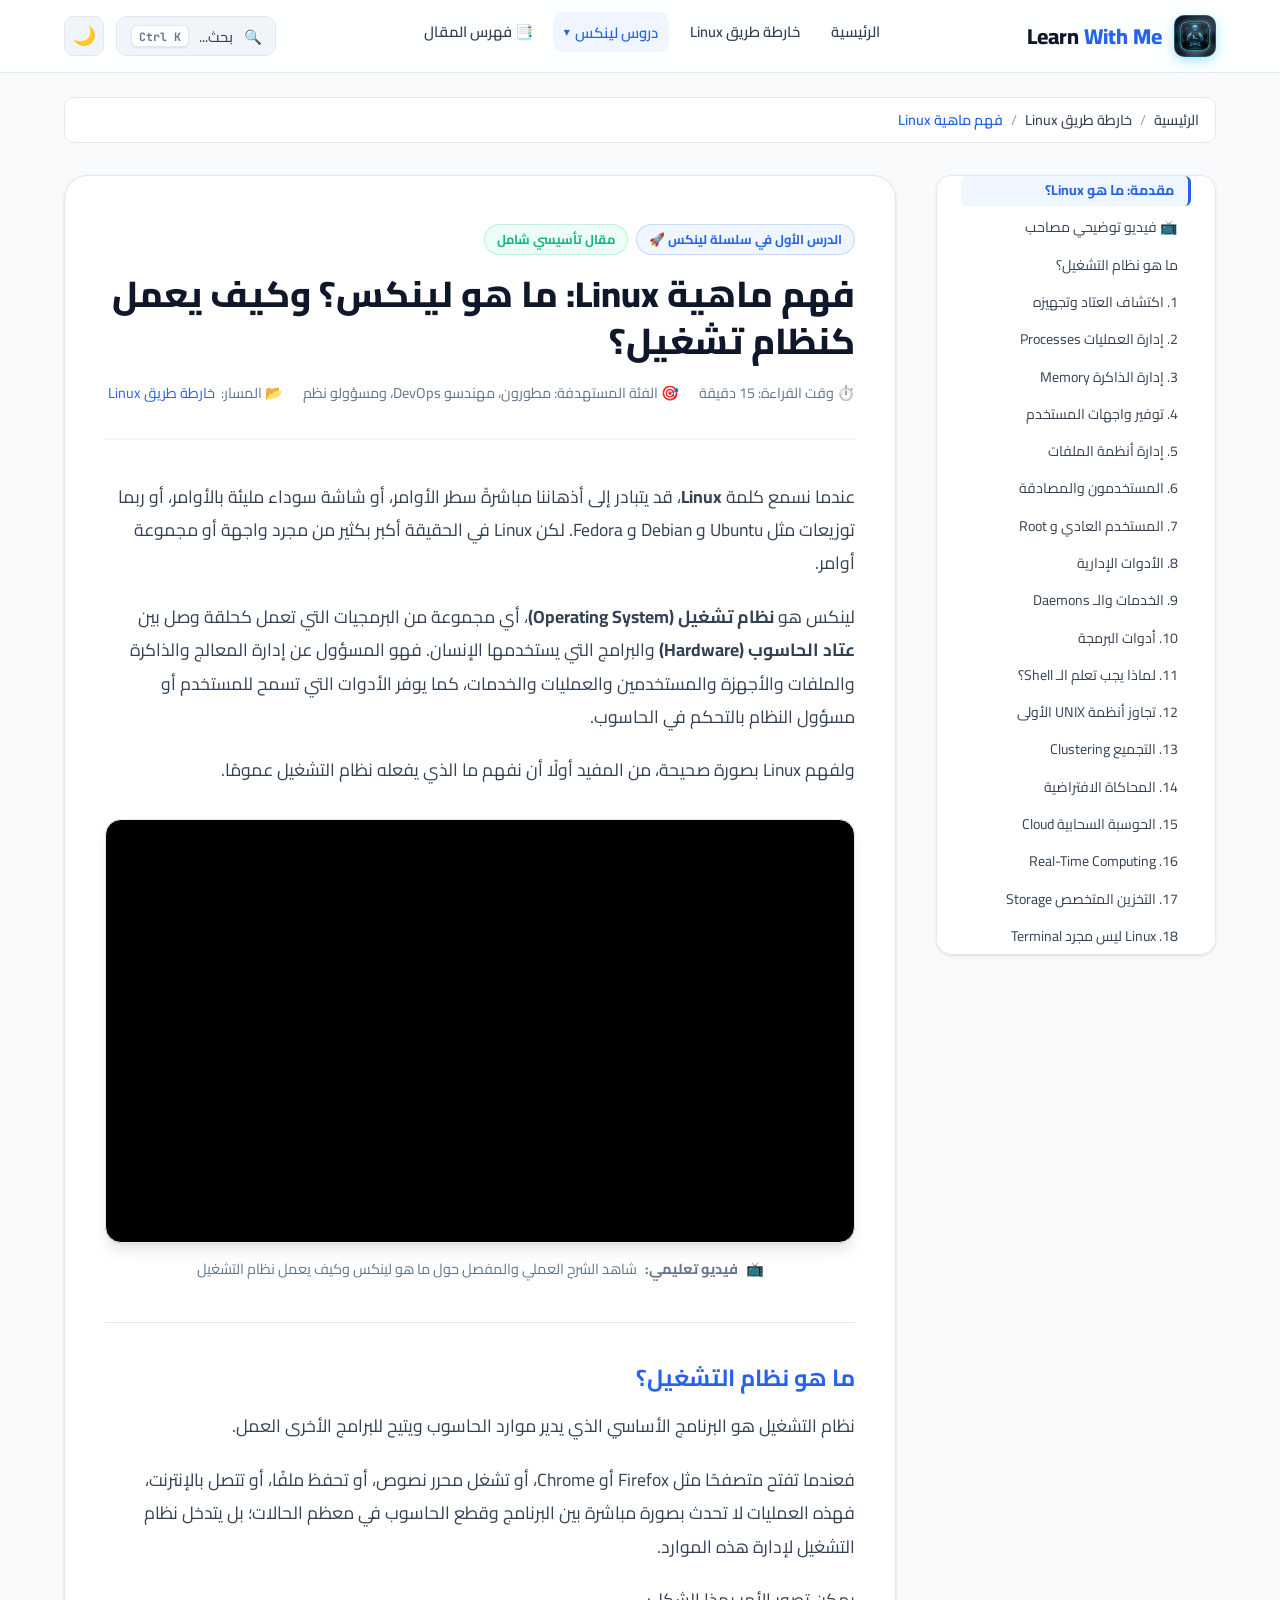
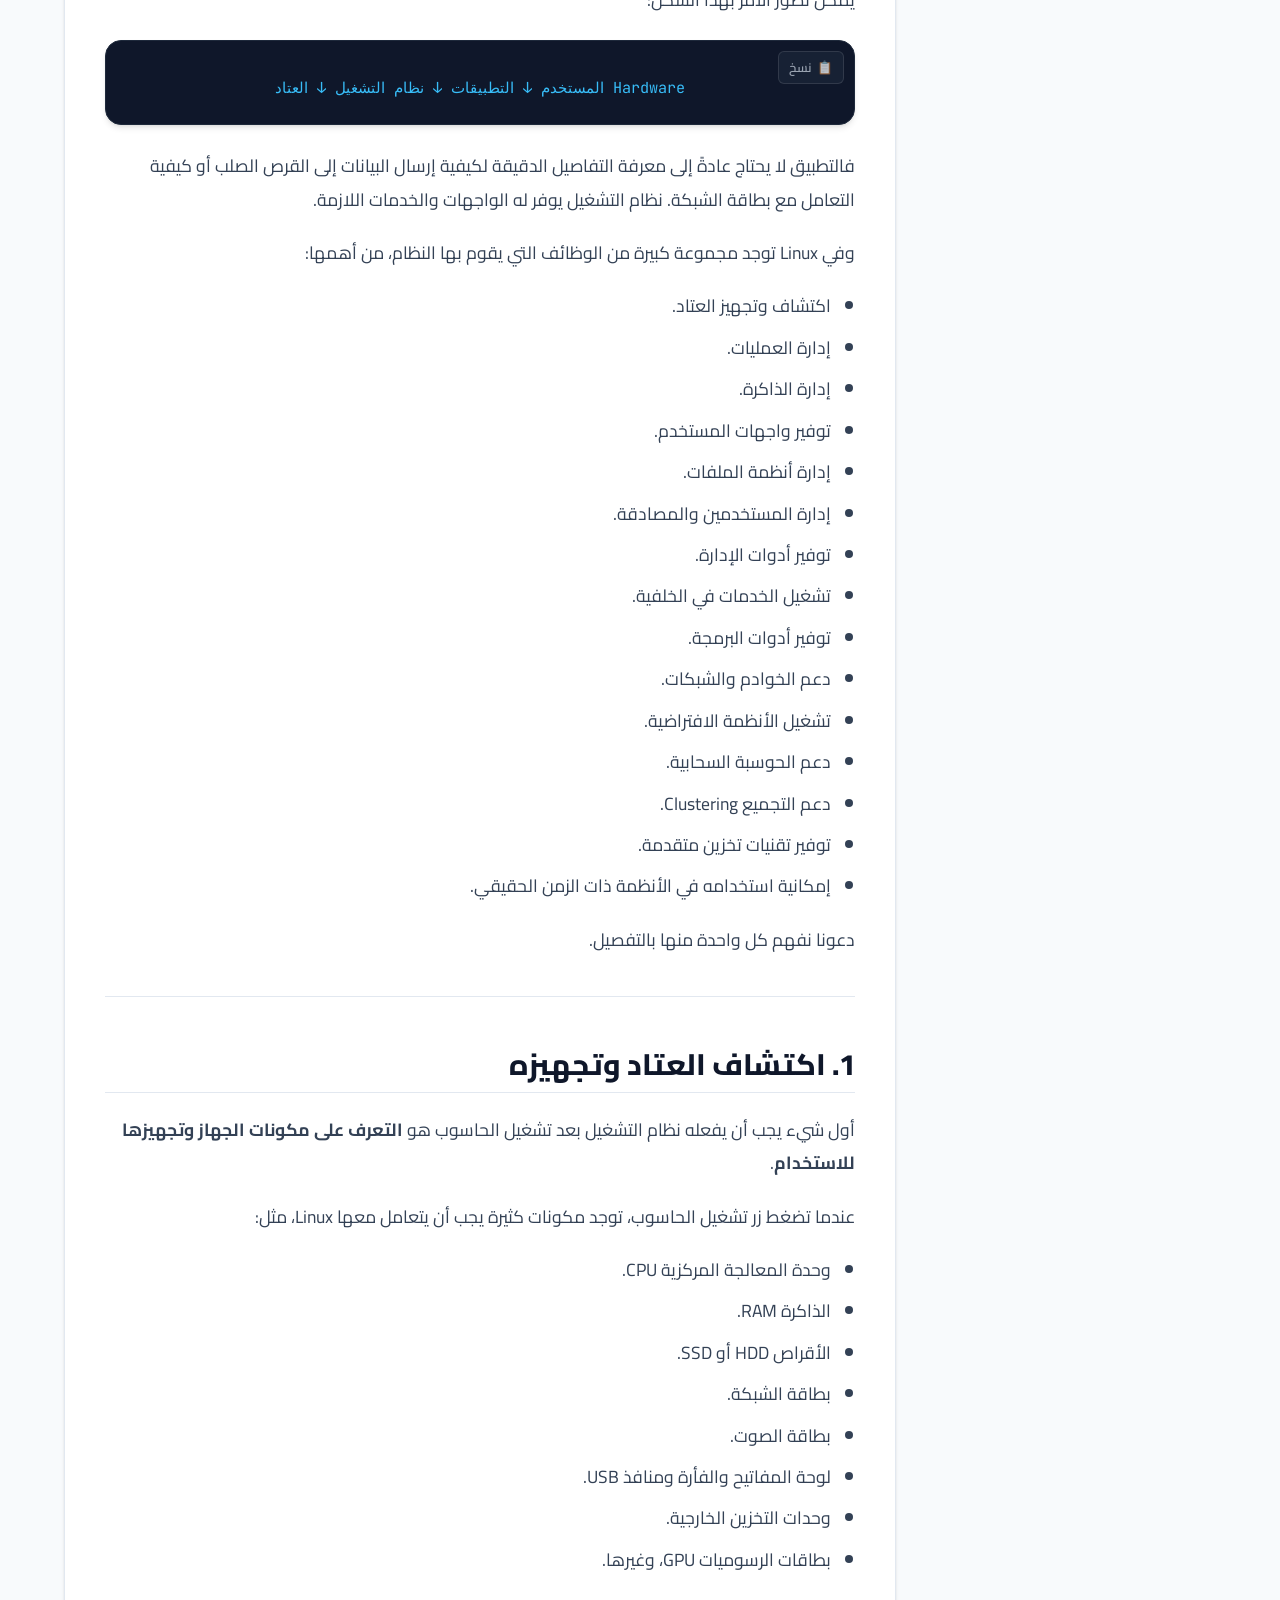
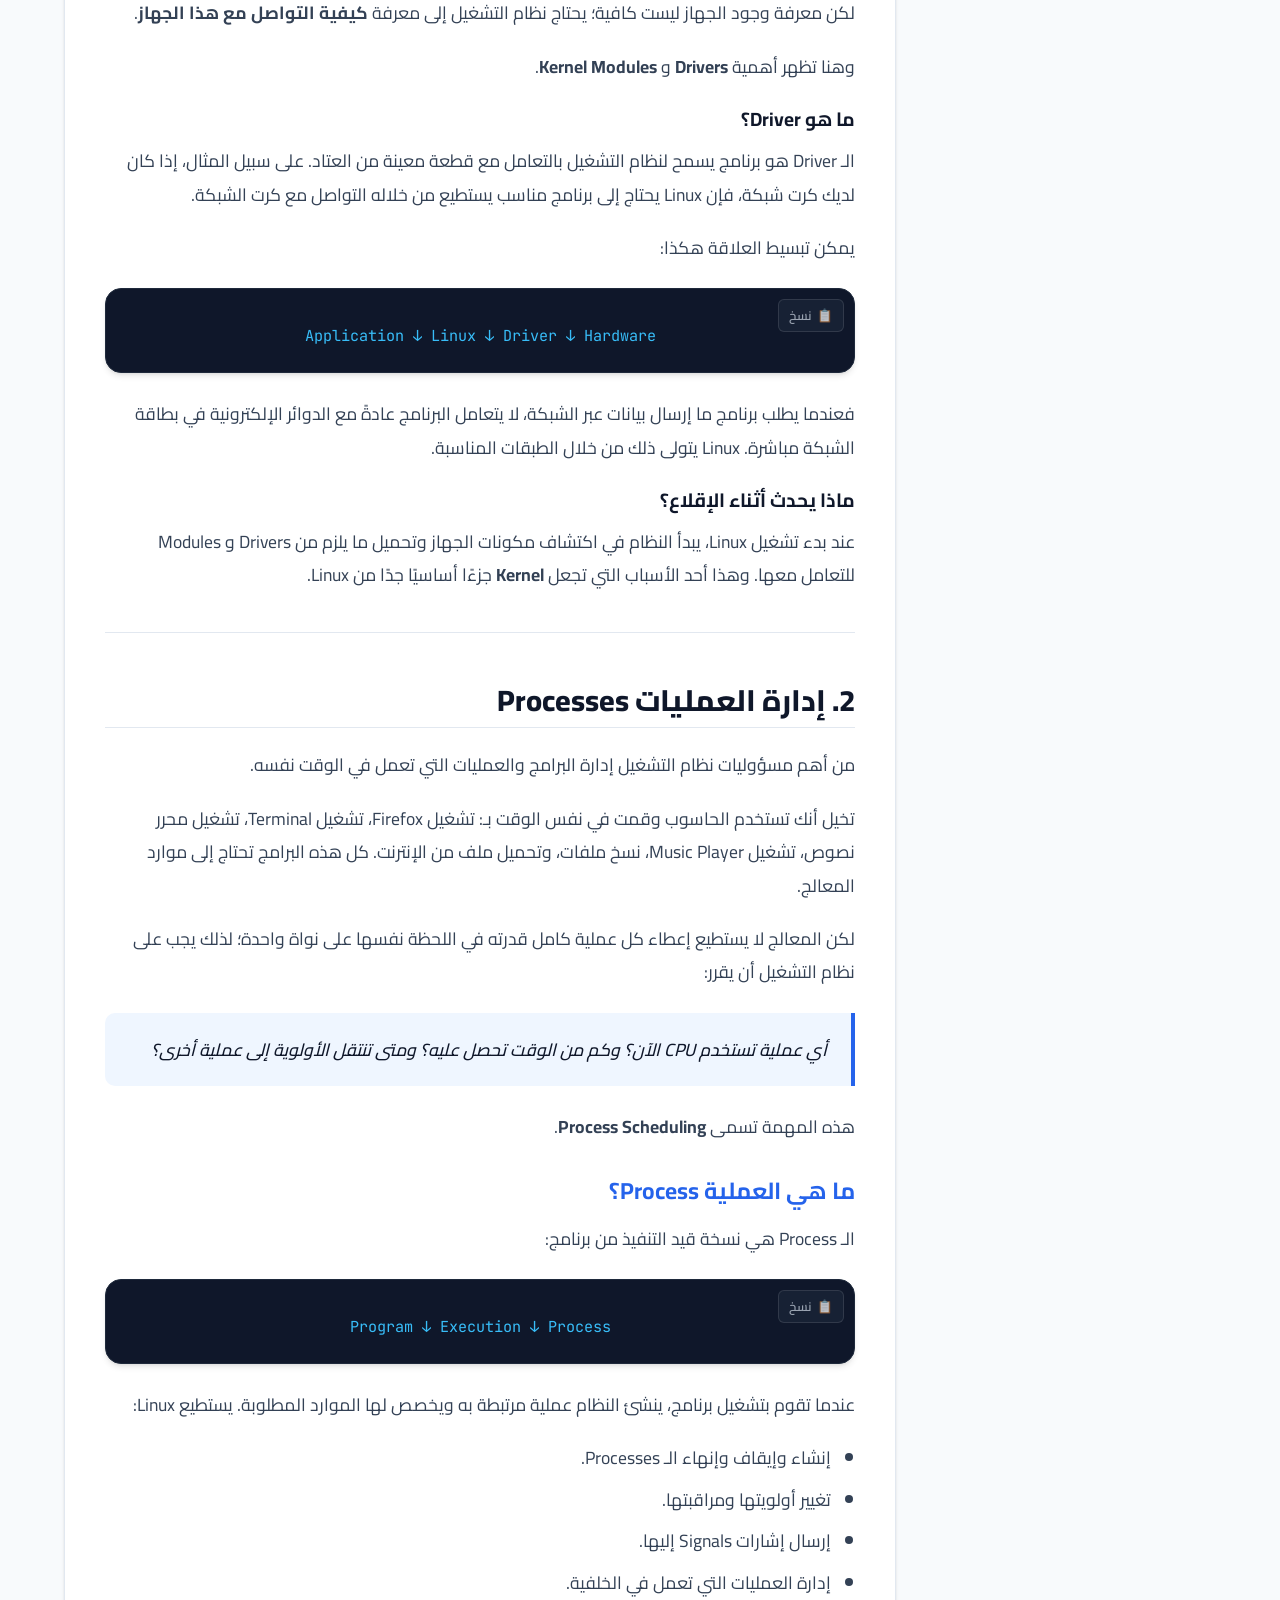
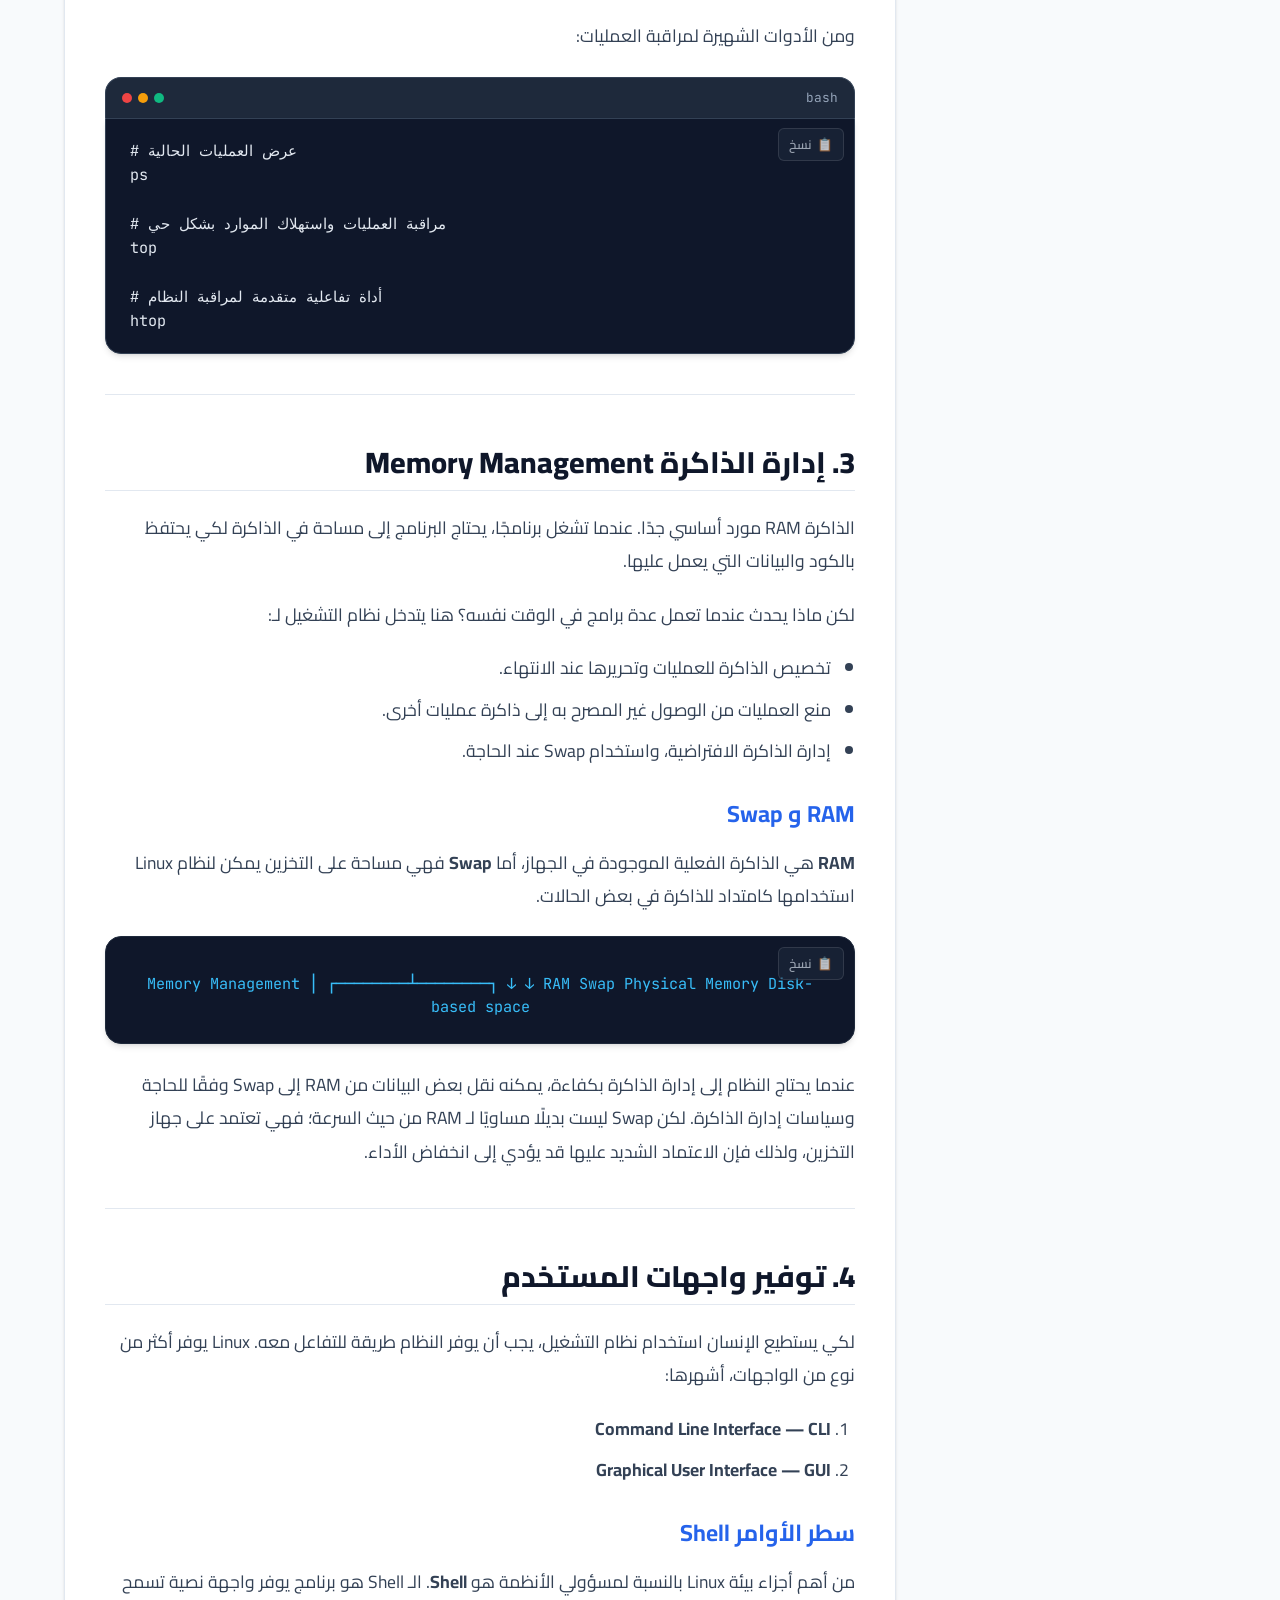
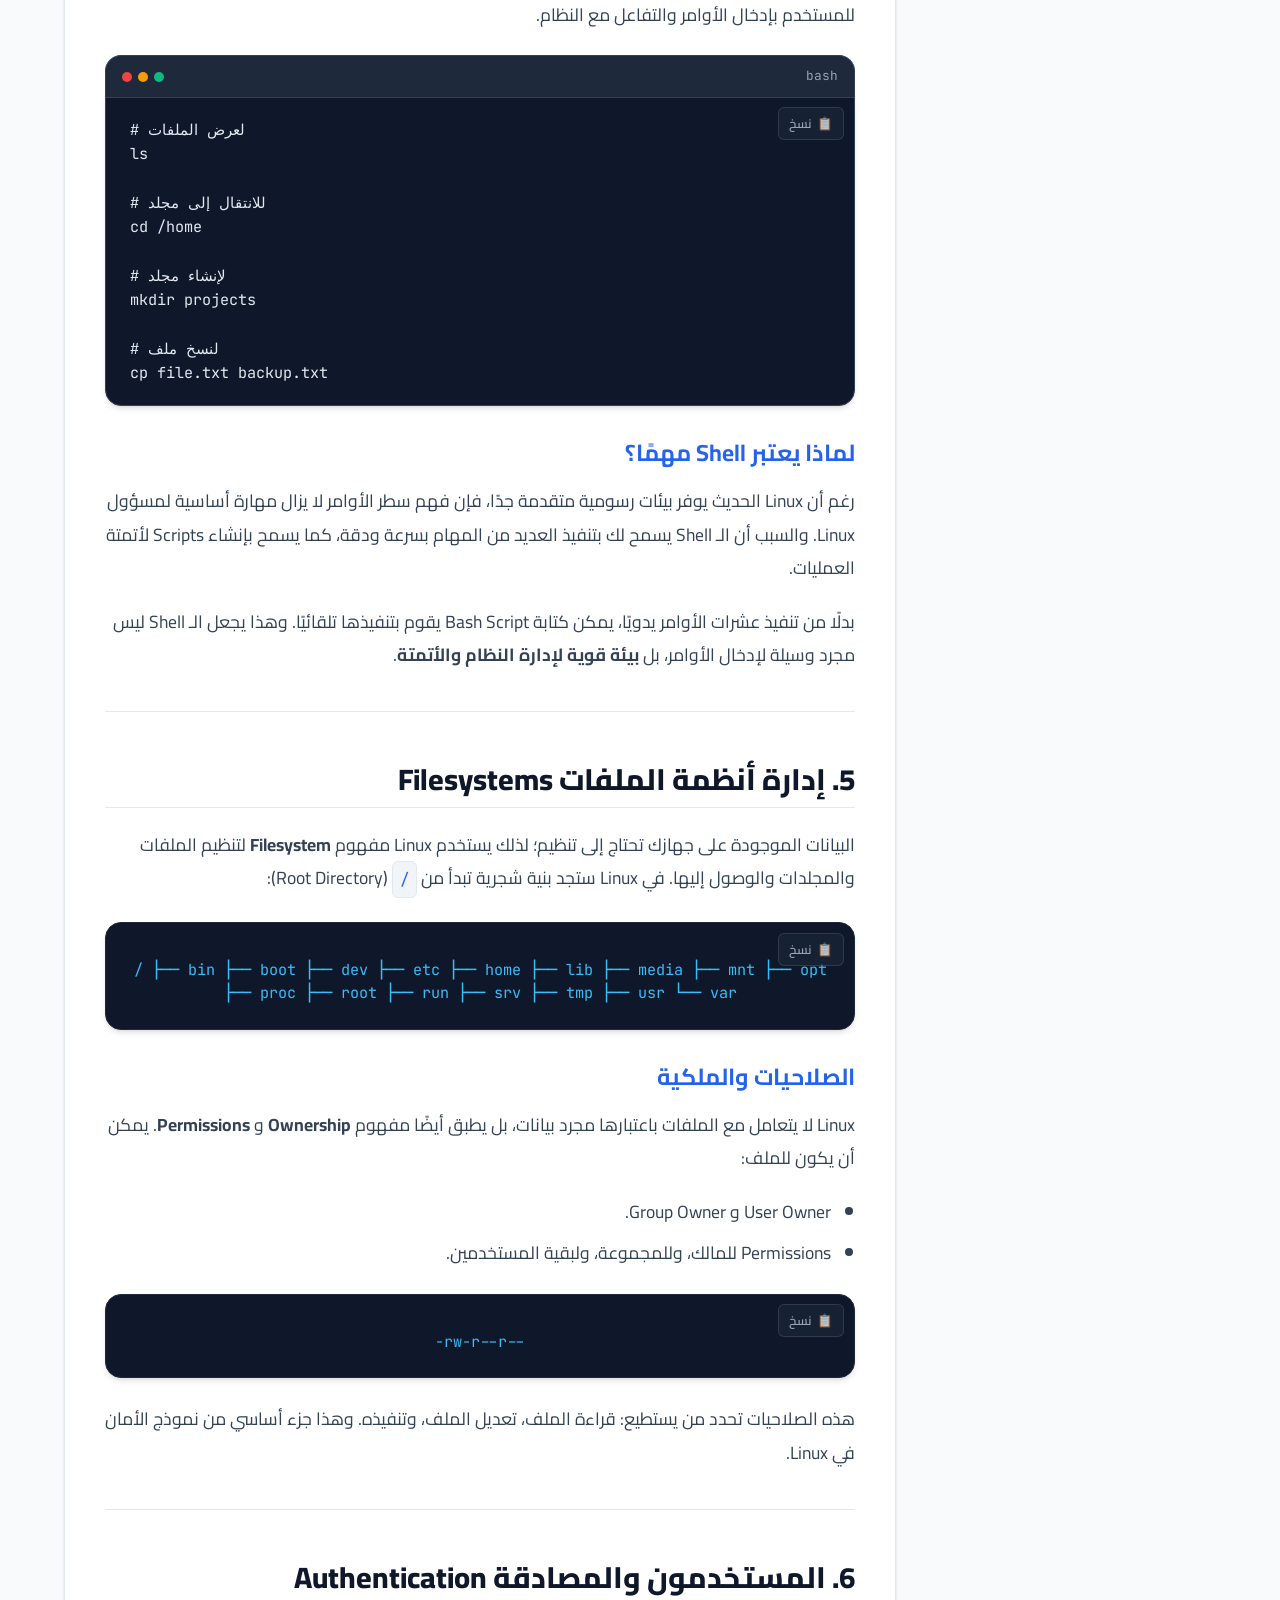
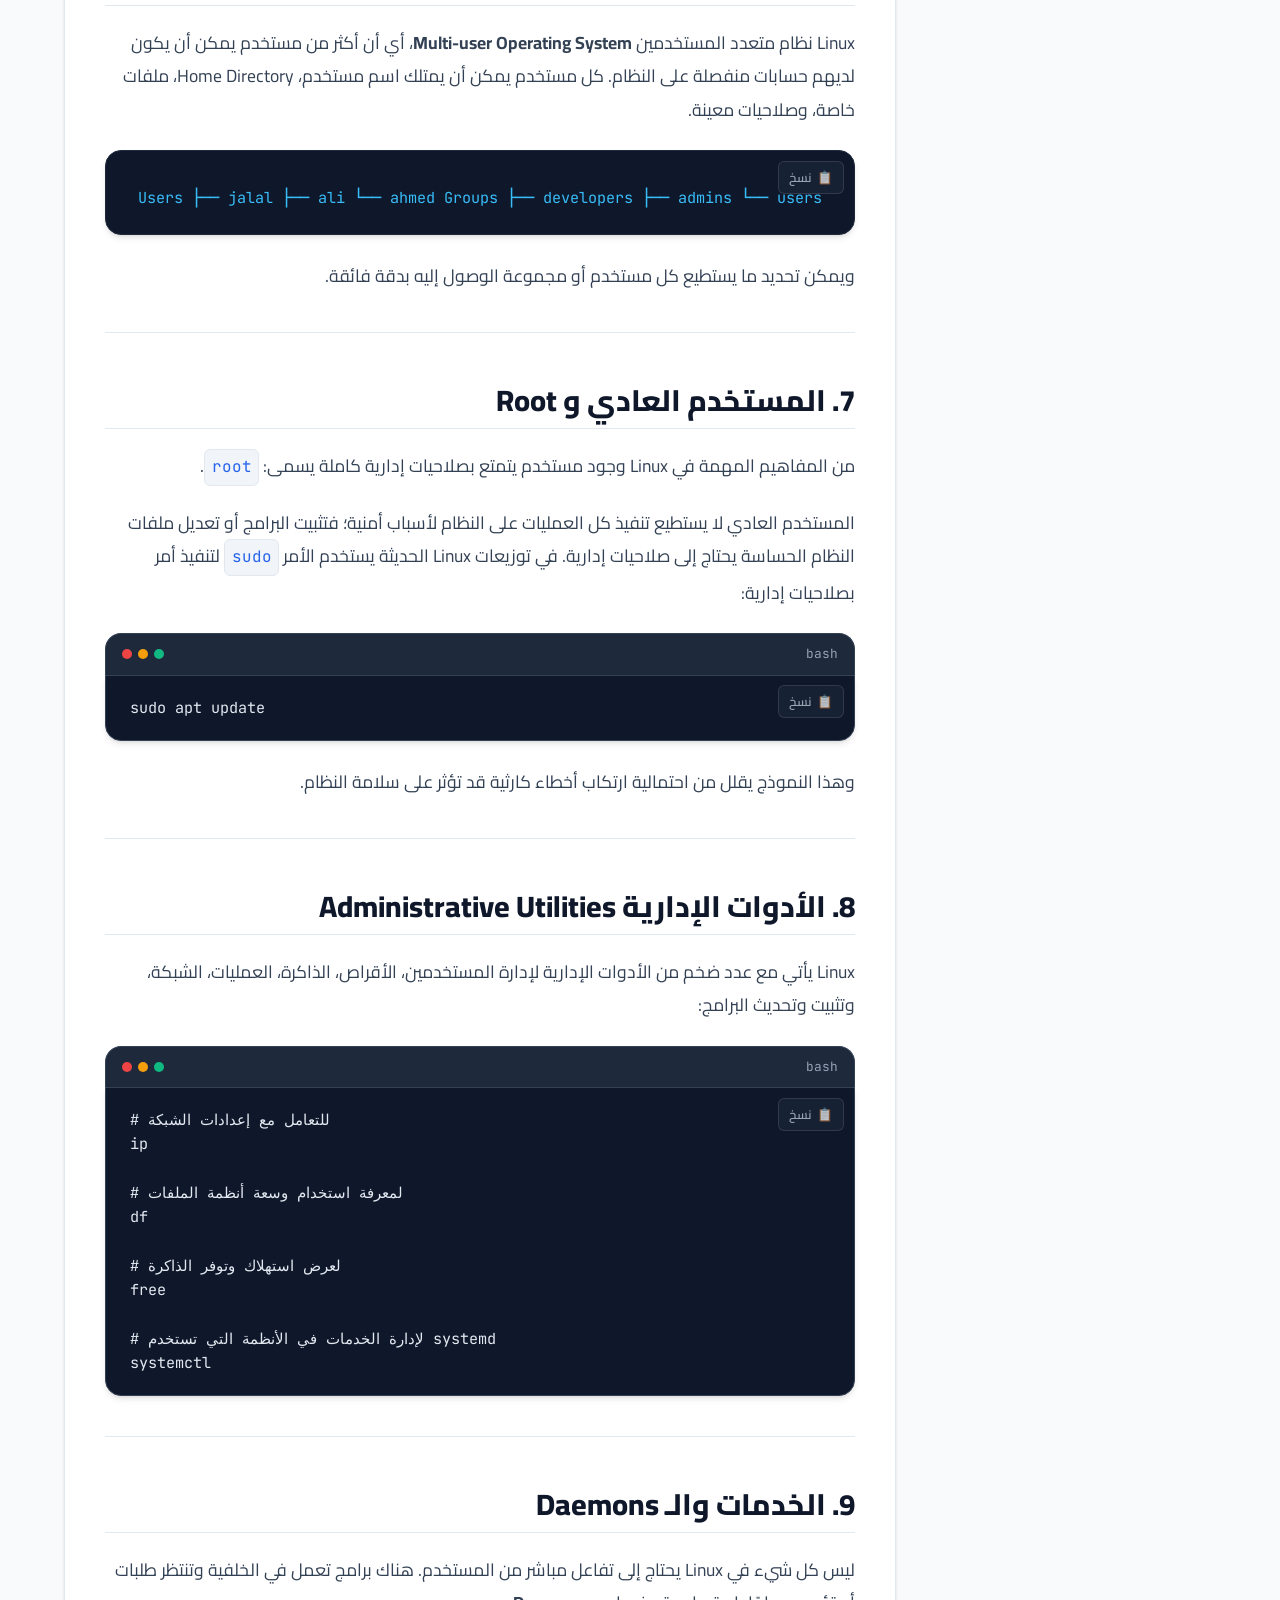
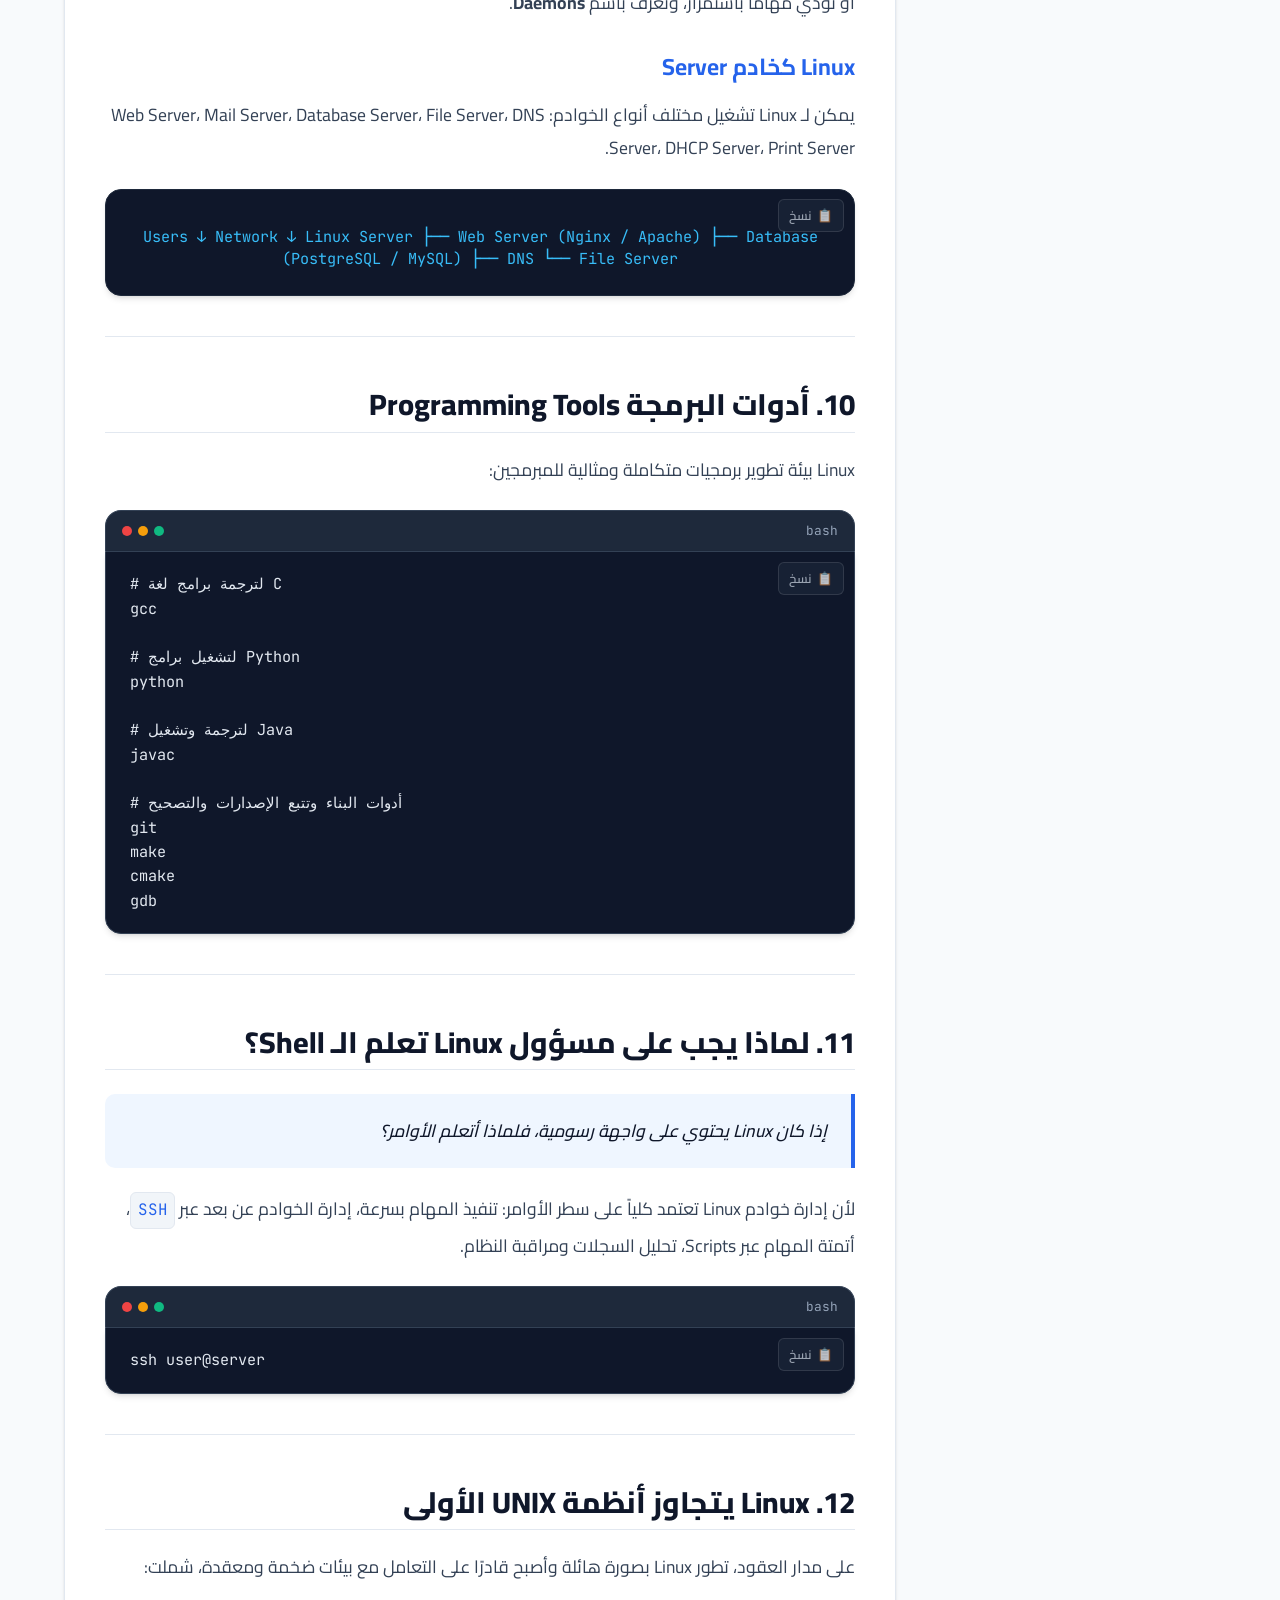
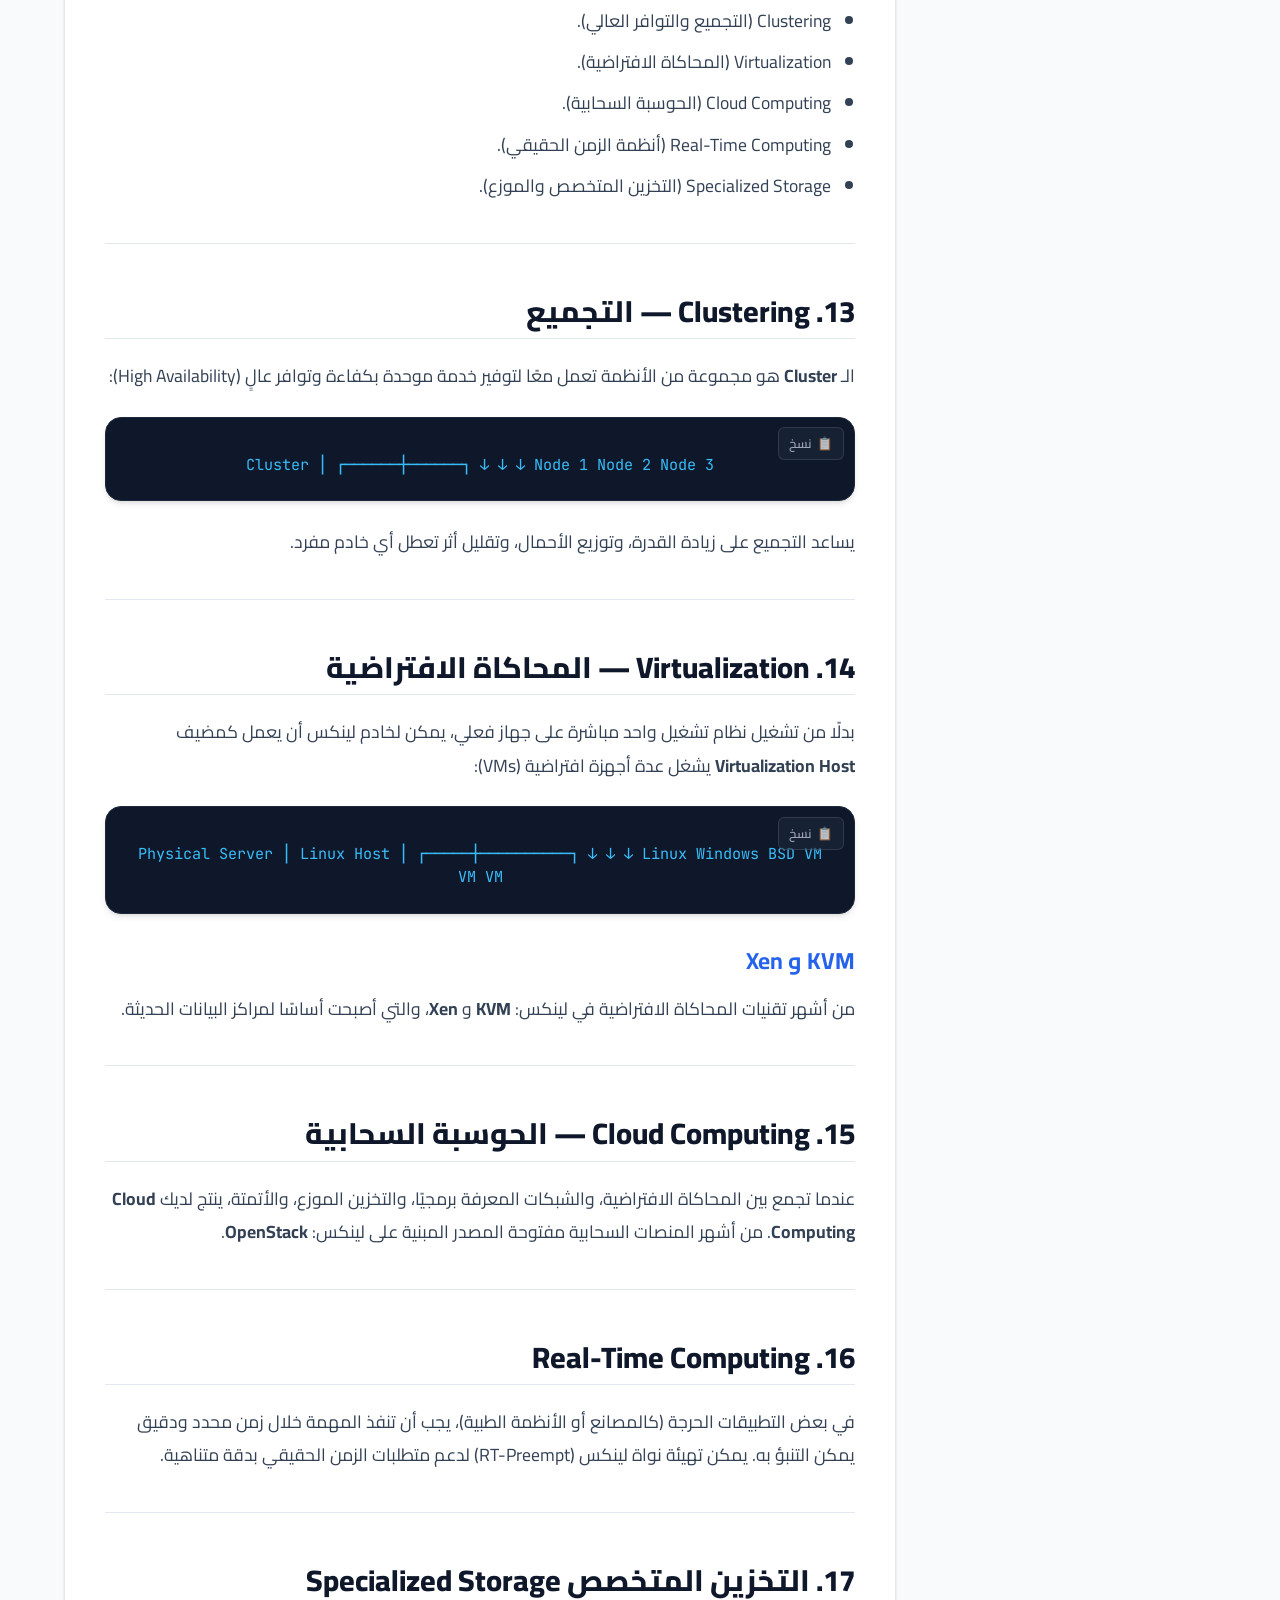
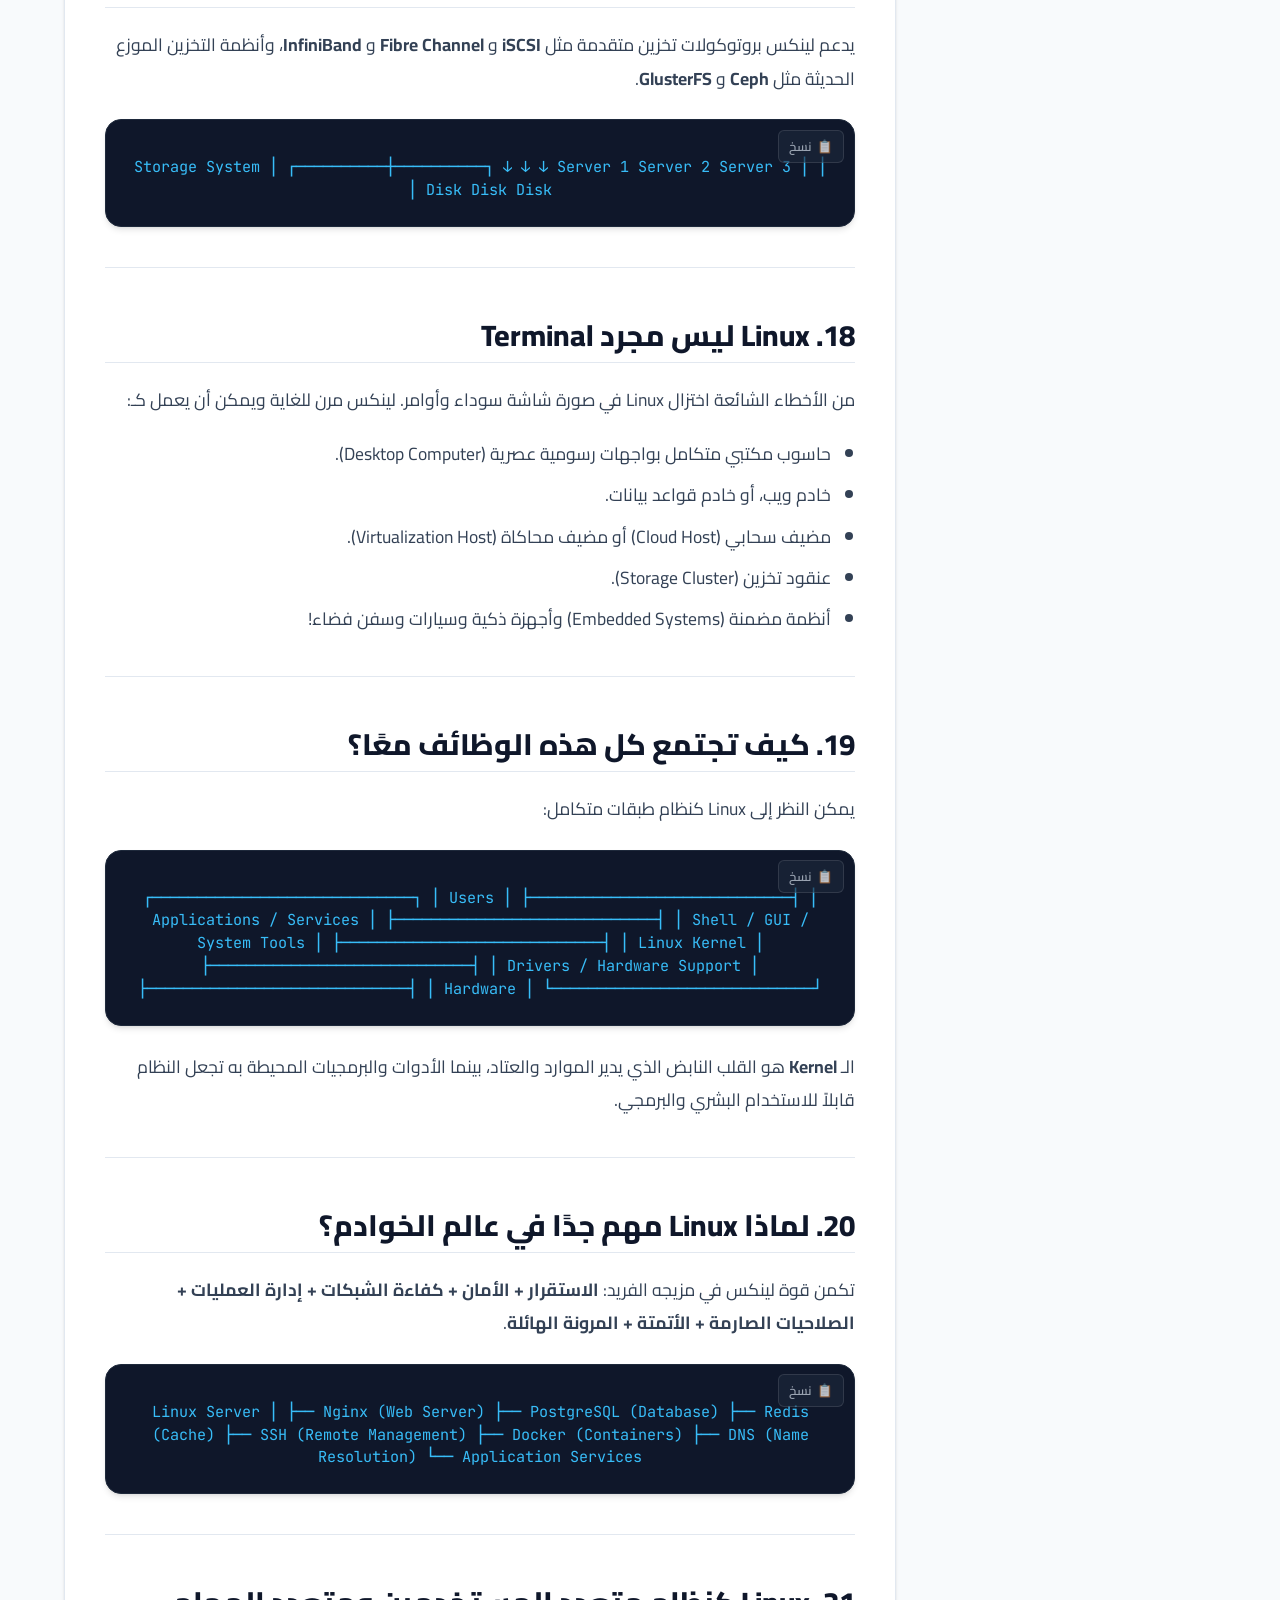
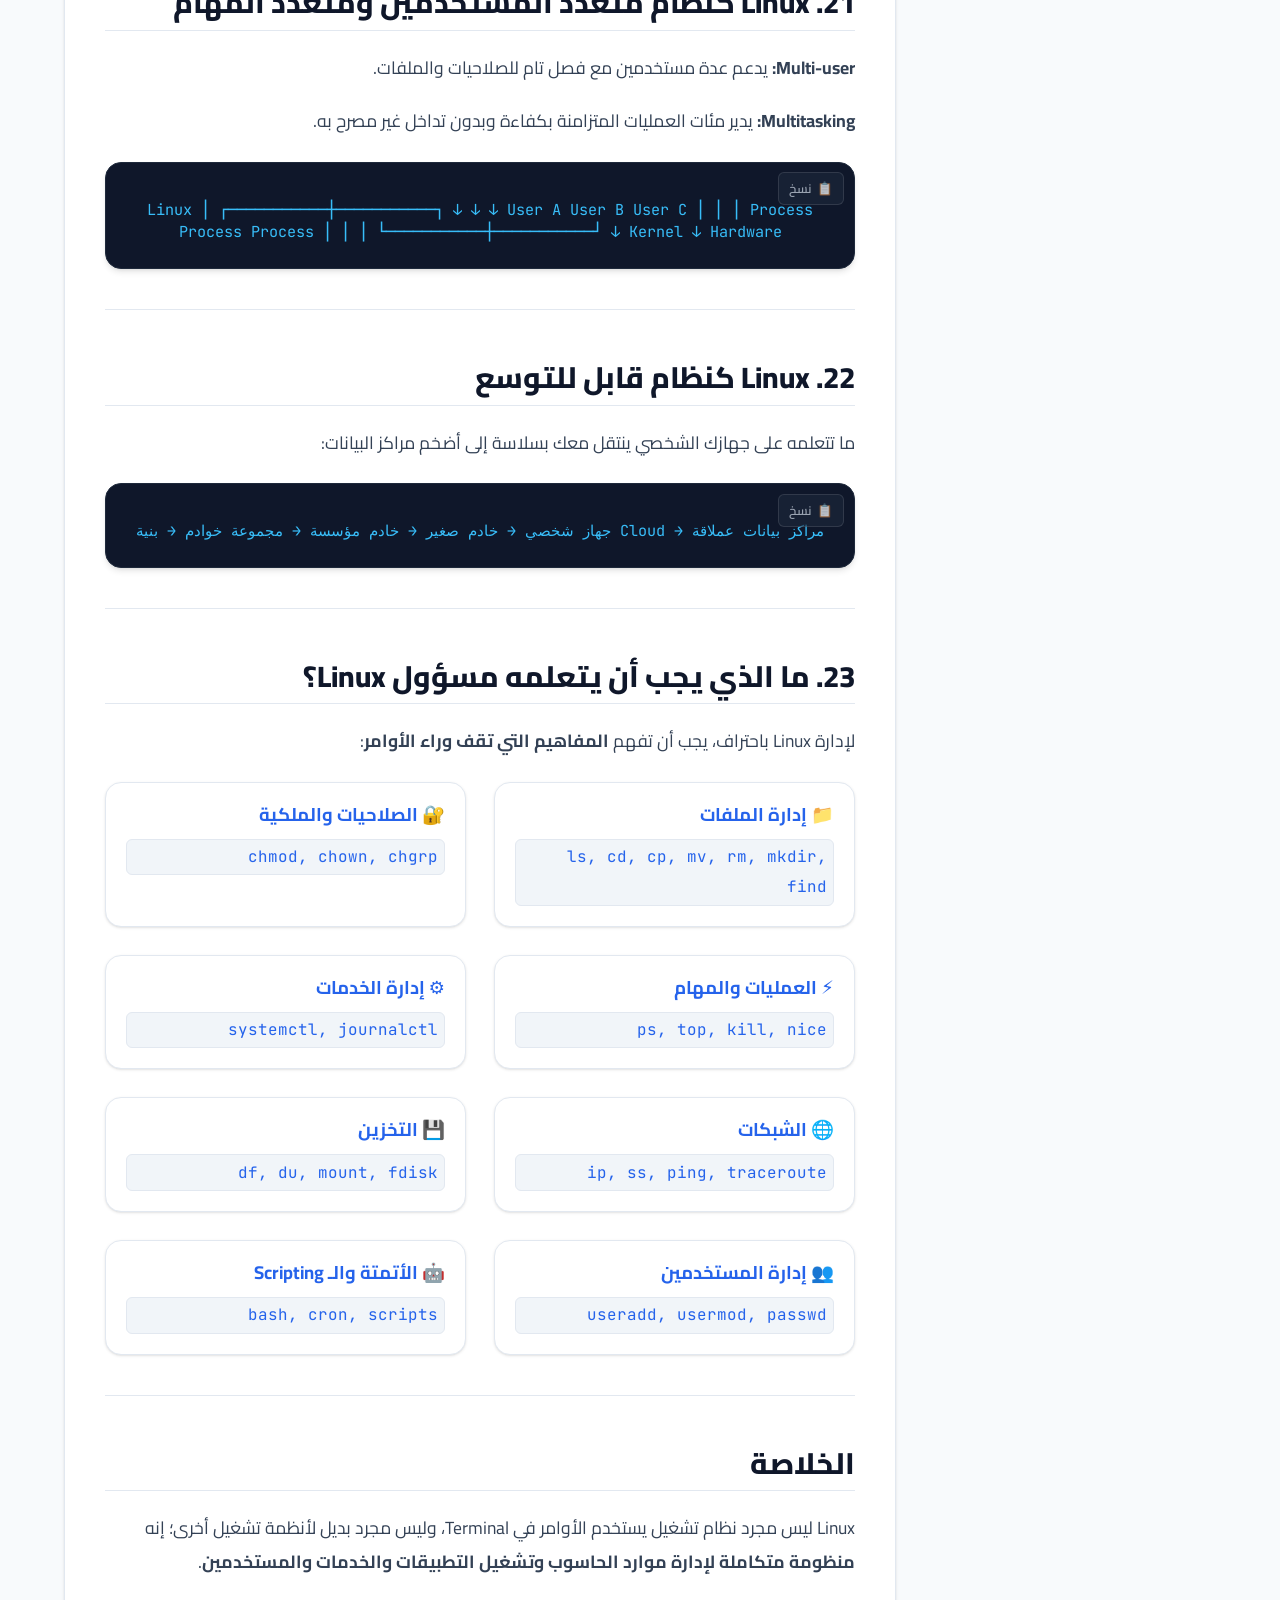
<file: what-is-linux.html>
<!DOCTYPE html>
<html lang="ar" dir="rtl">
<head>
  <meta charset="UTF-8">
  <meta name="viewport" content="width=device-width, initial-scale=1.0">
  <title>فهم ماهية Linux: ما هو لينكس؟ وكيف يعمل كنظام تشغيل؟ | Learn With Me</title>
  <meta name="description" content="دليل شامل وعميق لفهم نظام تشغيل لينكس: النواة، إدارة العمليات، الذاكرة، الصلاحيات، الشبكات، الخدمات، والسحابة.">
  <link rel="icon" type="image/x-icon" href="favicon.ico">
  <link rel="icon" type="image/png" sizes="32x32" href="favicon-32x32.png">
  <link rel="icon" type="image/png" sizes="16x16" href="favicon-16x16.png">
  <link rel="apple-touch-icon" sizes="180x180" href="apple-touch-icon.png">
  <link rel="canonical" href="https://learn.jalalmahmoud.online/what-is-linux.html">
  <link rel="stylesheet" href="style.css">
</head>
<body>

  <!-- Site Navigation -->
  <header class="site-header">
    <div class="container navbar">
      <a href="index.html" class="nav-brand">
        <div class="brand-icon">
          <img src="brand-icon.png" alt="Learn With Me Logo" width="42" height="42">
        </div>
        <div class="brand-text">Learn <span>With Me</span></div>
      </a>
      <ul class="nav-menu">
        <li><a href="index.html" class="nav-link">الرئيسية</a></li>
        <li><a href="linux-roadmap.html" class="nav-link">خارطة طريق Linux</a></li>
        <li class="nav-dropdown">
          <button class="nav-link dropdown-toggle active" type="button" aria-expanded="false" aria-haspopup="true">
            <span>دروس لينكس</span>
            <span class="dropdown-arrow">▾</span>
          </button>
          <div class="dropdown-menu">
            <div class="dropdown-header">سلسلة مدخل إلى Linux (7 دروس)</div>
            <a href="what-is-linux.html" class="dropdown-item active" data-lesson-id="1">
              <span class="dropdown-item-num">01</span>
              <div class="dropdown-item-text">
                <span class="dropdown-item-title">الدرس الأول</span>
                <span class="dropdown-item-sub">ما هو لينكس؟</span>
              </div>
              <span class="dropdown-item-check" title="مكتمل">✓</span>
            </a>
            <a href="linux-vs-other-os.html" class="dropdown-item" data-lesson-id="2">
              <span class="dropdown-item-num">02</span>
              <div class="dropdown-item-text">
                <span class="dropdown-item-title">الدرس الثاني</span>
                <span class="dropdown-item-sub">كيف يختلف لينكس؟</span>
              </div>
              <span class="dropdown-item-check" title="مكتمل">✓</span>
            </a>
            <a href="history-of-linux.html" class="dropdown-item" data-lesson-id="3">
              <span class="dropdown-item-num">03</span>
              <div class="dropdown-item-text">
                <span class="dropdown-item-title">الدرس الثالث</span>
                <span class="dropdown-item-sub">تاريخ لينكس</span>
              </div>
              <span class="dropdown-item-check" title="مكتمل">✓</span>
            </a>
            <a href="unix-philosophy.html" class="dropdown-item" data-lesson-id="4">
              <span class="dropdown-item-num">04</span>
              <div class="dropdown-item-text">
                <span class="dropdown-item-title">الدرس الرابع</span>
                <span class="dropdown-item-sub">ثقافة وفلسفة UNIX</span>
              </div>
              <span class="dropdown-item-check" title="مكتمل">✓</span>
            </a>
            <a href="unix-commercialization.html" class="dropdown-item" data-lesson-id="5">
              <span class="dropdown-item-num">05</span>
              <div class="dropdown-item-text">
                <span class="dropdown-item-title">الدرس الخامس</span>
                <span class="dropdown-item-sub">تجارية UNIX</span>
              </div>
              <span class="dropdown-item-check" title="مكتمل">✓</span>
            </a>
            <a href="berkeley-software-distribution.html" class="dropdown-item" data-lesson-id="6">
              <span class="dropdown-item-num">06</span>
              <div class="dropdown-item-text">
                <span class="dropdown-item-title">الدرس السادس</span>
                <span class="dropdown-item-sub">وصول BSD وانقسام UNIX</span>
              </div>
              <span class="dropdown-item-check" title="مكتمل">✓</span>
            </a>
            <a href="unix-laboratory.html" class="dropdown-item" data-lesson-id="7">
              <span class="dropdown-item-num">07</span>
              <div class="dropdown-item-text">
                <span class="dropdown-item-title">الدرس السابع</span>
                <span class="dropdown-item-sub">مختبر UNIX وتحوله التجاري</span>
              </div>
              <span class="dropdown-item-check" title="مكتمل">✓</span>
            </a>
            <div class="dropdown-divider"></div>
            <a href="linux-roadmap.html" class="dropdown-footer-link">
              <span>استعراض كافة الدروس في خارطة الطريق ←</span>
            </a>
          </div>
        </li>
        <li><a href="#toc" class="nav-link">📑 فهرس المقال</a></li>
      </ul>
      <div class="nav-actions">
        <button id="searchTriggerBtn" class="search-trigger-btn" type="button" aria-label="بحث سريع في المنصة (Ctrl+K)">
          <span class="search-icon">🔍</span>
          <span class="search-btn-text">بحث...</span>
          <kbd class="search-kbd">Ctrl K</kbd>
        </button>
        <button id="themeToggle" class="theme-toggle-btn" aria-label="تبديل الوضع الليلي">🌙</button>
      </div>
    </div>
  </header>

  <!-- Main Container -->
  <main class="container">
    <!-- Breadcrumbs -->
    <nav class="breadcrumbs" aria-label="مسار التنقل">
      <a href="index.html">الرئيسية</a>
      <span class="separator">/</span>
      <a href="linux-roadmap.html">خارطة طريق Linux</a>
      <span class="separator">/</span>
      <span class="current">فهم ماهية Linux</span>
    </nav>

    <div class="article-layout">
      <!-- Table of Contents Sidebar -->
      <aside class="article-sidebar" id="toc">
        <div class="sidebar-title">
          <span>📑</span> فهرس المحتويات
        </div>
        <ul class="toc-list">
          <li><a href="#intro">مقدمة: ما هو Linux؟</a></li>
          <li><a href="#video-section">📺 فيديو توضيحي مصاحب</a></li>
          <li><a href="#what-is-os">ما هو نظام التشغيل؟</a></li>
          <li><a href="#sec-1">1. اكتشاف العتاد وتجهيزه</a></li>
          <li><a href="#sec-2">2. إدارة العمليات Processes</a></li>
          <li><a href="#sec-3">3. إدارة الذاكرة Memory</a></li>
          <li><a href="#sec-4">4. توفير واجهات المستخدم</a></li>
          <li><a href="#sec-5">5. إدارة أنظمة الملفات</a></li>
          <li><a href="#sec-6">6. المستخدمون والمصادقة</a></li>
          <li><a href="#sec-7">7. المستخدم العادي و Root</a></li>
          <li><a href="#sec-8">8. الأدوات الإدارية</a></li>
          <li><a href="#sec-9">9. الخدمات والـ Daemons</a></li>
          <li><a href="#sec-10">10. أدوات البرمجة</a></li>
          <li><a href="#sec-11">11. لماذا يجب تعلم الـ Shell؟</a></li>
          <li><a href="#sec-12">12. تجاوز أنظمة UNIX الأولى</a></li>
          <li><a href="#sec-13">13. التجميع Clustering</a></li>
          <li><a href="#sec-14">14. المحاكاة الافتراضية</a></li>
          <li><a href="#sec-15">15. الحوسبة السحابية Cloud</a></li>
          <li><a href="#sec-16">16. Real-Time Computing</a></li>
          <li><a href="#sec-17">17. التخزين المتخصص Storage</a></li>
          <li><a href="#sec-18">18. Linux ليس مجرد Terminal</a></li>
          <li><a href="#sec-19">19. كيف تجتمع كل هذه الوظائف؟</a></li>
          <li><a href="#sec-20">20. أهمية Linux في الخوادم</a></li>
          <li><a href="#sec-21">21. متعدد المستخدمين والمهام</a></li>
          <li><a href="#sec-22">22. قابلية التوسع Scalability</a></li>
          <li><a href="#sec-23">23. ما يجب أن يتعلمه المسؤول</a></li>
          <li><a href="#conclusion">الخلاصة</a></li>
        </ul>
      </aside>

      <!-- Main Article Content -->
      <article class="article-main">
        <header class="article-header">
          <div style="display: flex; gap: 0.5rem; margin-bottom: 1rem;">
            <span class="badge badge-primary">الدرس الأول في سلسلة لينكس 🚀</span>
            <span class="badge badge-accent">مقال تأسيسي شامل</span>
          </div>
          <h1 id="intro">فهم ماهية Linux: ما هو لينكس؟ وكيف يعمل كنظام تشغيل؟</h1>
          <div class="article-header-meta">
            <span class="article-meta-item">⏱️ وقت القراءة: 15 دقيقة</span>
            <span class="article-meta-item">🎯 الفئة المستهدفة: مطورون، مهندسو DevOps، ومسؤولو نظم</span>
            <span class="article-meta-item">📂 المسار: <a href="linux-roadmap.html">خارطة طريق Linux</a></span>
          </div>
        </header>

        <div class="article-body">
          <p>
            عندما نسمع كلمة <strong>Linux</strong>، قد يتبادر إلى أذهاننا مباشرةً سطر الأوامر، أو شاشة سوداء مليئة بالأوامر، أو ربما توزيعات مثل Ubuntu و Debian و Fedora. لكن Linux في الحقيقة أكبر بكثير من مجرد واجهة أو مجموعة أوامر.
          </p>

          <p>
            لينكس هو <strong>نظام تشغيل (Operating System)</strong>، أي مجموعة من البرمجيات التي تعمل كحلقة وصل بين <strong>عتاد الحاسوب (Hardware)</strong> والبرامج التي يستخدمها الإنسان. فهو المسؤول عن إدارة المعالج والذاكرة والملفات والأجهزة والمستخدمين والعمليات والخدمات، كما يوفر الأدوات التي تسمح للمستخدم أو مسؤول النظام بالتحكم في الحاسوب.
          </p>

          <p>
            ولفهم Linux بصورة صحيحة، من المفيد أولًا أن نفهم ما الذي يفعله نظام التشغيل عمومًا.
          </p>

          <!-- Embedded YouTube Video -->
          <div class="video-wrapper" id="video-section">
            <div class="video-container">
              <iframe 
                src="https://www.youtube.com/embed/hX2YySECa88" 
                title="شرح فيديو: ما هو لينكس وكيف يعمل؟" 
                allow="accelerometer; autoplay; clipboard-write; encrypted-media; gyroscope; picture-in-picture; web-share" 
                referrerpolicy="strict-origin-when-cross-origin"
                allowfullscreen>
              </iframe>
            </div>
            <p class="video-caption">
              <span>📺</span> <strong>فيديو تعليمي:</strong> شاهد الشرح العملي والمفصل حول ما هو لينكس وكيف يعمل نظام التشغيل
            </p>
          </div>

          <hr>

          <!-- ما هو نظام التشغيل؟ -->
          <h2 id="what-is-os">ما هو نظام التشغيل؟</h2>
          <p>
            نظام التشغيل هو البرنامج الأساسي الذي يدير موارد الحاسوب ويتيح للبرامج الأخرى العمل.
          </p>
          <p>
            فعندما تفتح متصفحًا مثل Firefox أو Chrome، أو تشغل محرر نصوص، أو تحفظ ملفًا، أو تتصل بالإنترنت، فهذه العمليات لا تحدث بصورة مباشرة بين البرنامج وقطع الحاسوب في معظم الحالات؛ بل يتدخل نظام التشغيل لإدارة هذه الموارد.
          </p>
          <p>يمكن تصور الأمر بهذا الشكل:</p>

          <div class="diagram-box">
المستخدم
   ↓
التطبيقات
   ↓
نظام التشغيل
   ↓
العتاد Hardware
          </div>

          <p>
            فالتطبيق لا يحتاج عادةً إلى معرفة التفاصيل الدقيقة لكيفية إرسال البيانات إلى القرص الصلب أو كيفية التعامل مع بطاقة الشبكة. نظام التشغيل يوفر له الواجهات والخدمات اللازمة.
          </p>

          <p>وفي Linux توجد مجموعة كبيرة من الوظائف التي يقوم بها النظام، من أهمها:</p>

          <ul>
            <li>اكتشاف وتجهيز العتاد.</li>
            <li>إدارة العمليات.</li>
            <li>إدارة الذاكرة.</li>
            <li>توفير واجهات المستخدم.</li>
            <li>إدارة أنظمة الملفات.</li>
            <li>إدارة المستخدمين والمصادقة.</li>
            <li>توفير أدوات الإدارة.</li>
            <li>تشغيل الخدمات في الخلفية.</li>
            <li>توفير أدوات البرمجة.</li>
            <li>دعم الخوادم والشبكات.</li>
            <li>تشغيل الأنظمة الافتراضية.</li>
            <li>دعم الحوسبة السحابية.</li>
            <li>دعم التجميع Clustering.</li>
            <li>توفير تقنيات تخزين متقدمة.</li>
            <li>إمكانية استخدامه في الأنظمة ذات الزمن الحقيقي.</li>
          </ul>

          <p>دعونا نفهم كل واحدة منها بالتفصيل.</p>

          <hr>

          <!-- 1. اكتشاف العتاد وتجهيزه -->
          <h1 id="sec-1">1. اكتشاف العتاد وتجهيزه</h1>
          <p>
            أول شيء يجب أن يفعله نظام التشغيل بعد تشغيل الحاسوب هو <strong>التعرف على مكونات الجهاز وتجهيزها للاستخدام</strong>.
          </p>
          <p>عندما تضغط زر تشغيل الحاسوب، توجد مكونات كثيرة يجب أن يتعامل معها Linux، مثل:</p>
          <ul>
            <li>وحدة المعالجة المركزية CPU.</li>
            <li>الذاكرة RAM.</li>
            <li>الأقراص HDD أو SSD.</li>
            <li>بطاقة الشبكة.</li>
            <li>بطاقة الصوت.</li>
            <li>لوحة المفاتيح والفأرة ومنافذ USB.</li>
            <li>وحدات التخزين الخارجية.</li>
            <li>بطاقات الرسوميات GPU، وغيرها.</li>
          </ul>
          <p>لكن معرفة وجود الجهاز ليست كافية؛ يحتاج نظام التشغيل إلى معرفة <strong>كيفية التواصل مع هذا الجهاز</strong>.</p>
          <p>وهنا تظهر أهمية <strong>Drivers</strong> و <strong>Kernel Modules</strong>.</p>

          <h3>ما هو Driver؟</h3>
          <p>الـ Driver هو برنامج يسمح لنظام التشغيل بالتعامل مع قطعة معينة من العتاد. على سبيل المثال، إذا كان لديك كرت شبكة، فإن Linux يحتاج إلى برنامج مناسب يستطيع من خلاله التواصل مع كرت الشبكة.</p>
          <p>يمكن تبسيط العلاقة هكذا:</p>

          <div class="diagram-box">
Application
     ↓
   Linux
     ↓
   Driver
     ↓
  Hardware
          </div>

          <p>
            فعندما يطلب برنامج ما إرسال بيانات عبر الشبكة، لا يتعامل البرنامج عادةً مع الدوائر الإلكترونية في بطاقة الشبكة مباشرة. Linux يتولى ذلك من خلال الطبقات المناسبة.
          </p>

          <h3>ماذا يحدث أثناء الإقلاع؟</h3>
          <p>
            عند بدء تشغيل Linux، يبدأ النظام في اكتشاف مكونات الجهاز وتحميل ما يلزم من Drivers و Modules للتعامل معها. وهذا أحد الأسباب التي تجعل <strong>Kernel</strong> جزءًا أساسيًا جدًا من Linux.
          </p>

          <hr>

          <!-- 2. إدارة العمليات Processes -->
          <h1 id="sec-2">2. إدارة العمليات Processes</h1>
          <p>
            من أهم مسؤوليات نظام التشغيل إدارة البرامج والعمليات التي تعمل في الوقت نفسه.
          </p>
          <p>تخيل أنك تستخدم الحاسوب وقمت في نفس الوقت بـ: تشغيل Firefox، تشغيل Terminal، تشغيل محرر نصوص، تشغيل Music Player، نسخ ملفات، وتحميل ملف من الإنترنت. كل هذه البرامج تحتاج إلى موارد المعالج.</p>
          <p>لكن المعالج لا يستطيع إعطاء كل عملية كامل قدرته في اللحظة نفسها على نواة واحدة؛ لذلك يجب على نظام التشغيل أن يقرر:</p>

          <blockquote>
            أي عملية تستخدم CPU الآن؟ وكم من الوقت تحصل عليه؟ ومتى تنتقل الأولوية إلى عملية أخرى؟
          </blockquote>

          <p>هذه المهمة تسمى <strong>Process Scheduling</strong>.</p>

          <h2>ما هي العملية Process؟</h2>
          <p>الـ Process هي نسخة قيد التنفيذ من برنامج:</p>

          <div class="diagram-box">
Program
   ↓
Execution
   ↓
Process
          </div>

          <p>عندما تقوم بتشغيل برنامج، ينشئ النظام عملية مرتبطة به ويخصص لها الموارد المطلوبة. يستطيع Linux:</p>
          <ul>
            <li>إنشاء وإيقاف وإنهاء الـ Processes.</li>
            <li>تغيير أولويتها ومراقبتها.</li>
            <li>إرسال إشارات Signals إليها.</li>
            <li>إدارة العمليات التي تعمل في الخلفية.</li>
          </ul>

          <p>ومن الأدوات الشهيرة لمراقبة العمليات:</p>

          <div class="code-wrapper">
            <div class="code-header">
              <div class="dots"><span class="dot dot-red"></span><span class="dot dot-yellow"></span><span class="dot dot-green"></span></div>
              <span>bash</span>
            </div>
            <pre><code class="language-bash"># عرض العمليات الحالية
ps

# مراقبة العمليات واستهلاك الموارد بشكل حي
top

# أداة تفاعلية متقدمة لمراقبة النظام
htop</code></pre>
          </div>

          <hr>

          <!-- 3. إدارة الذاكرة Memory Management -->
          <h1 id="sec-3">3. إدارة الذاكرة Memory Management</h1>
          <p>
            الذاكرة RAM مورد أساسي جدًا. عندما تشغل برنامجًا، يحتاج البرنامج إلى مساحة في الذاكرة لكي يحتفظ بالكود والبيانات التي يعمل عليها.
          </p>
          <p>لكن ماذا يحدث عندما تعمل عدة برامج في الوقت نفسه؟ هنا يتدخل نظام التشغيل لـ:</p>
          <ul>
            <li>تخصيص الذاكرة للعمليات وتحريرها عند الانتهاء.</li>
            <li>منع العمليات من الوصول غير المصرح به إلى ذاكرة عمليات أخرى.</li>
            <li>إدارة الذاكرة الافتراضية، واستخدام Swap عند الحاجة.</li>
          </ul>

          <h2>RAM و Swap</h2>
          <p>
            <strong>RAM</strong> هي الذاكرة الفعلية الموجودة في الجهاز، أما <strong>Swap</strong> فهي مساحة على التخزين يمكن لنظام Linux استخدامها كامتداد للذاكرة في بعض الحالات.
          </p>

          <div class="diagram-box">
          Memory Management
                 │
        ┌────────┴────────┐
        ↓                 ↓
       RAM              Swap
   Physical Memory   Disk-based space
          </div>

          <p>
            عندما يحتاج النظام إلى إدارة الذاكرة بكفاءة، يمكنه نقل بعض البيانات من RAM إلى Swap وفقًا للحاجة وسياسات إدارة الذاكرة. لكن Swap ليست بديلًا مساويًا لـ RAM من حيث السرعة؛ فهي تعتمد على جهاز التخزين، ولذلك فإن الاعتماد الشديد عليها قد يؤدي إلى انخفاض الأداء.
          </p>

          <hr>

          <!-- 4. توفير واجهات المستخدم -->
          <h1 id="sec-4">4. توفير واجهات المستخدم</h1>
          <p>لكي يستطيع الإنسان استخدام نظام التشغيل، يجب أن يوفر النظام طريقة للتفاعل معه. Linux يوفر أكثر من نوع من الواجهات، أشهرها:</p>
          <ol>
            <li><strong>Command Line Interface — CLI</strong></li>
            <li><strong>Graphical User Interface — GUI</strong></li>
          </ol>

          <h2>سطر الأوامر Shell</h2>
          <p>
            من أهم أجزاء بيئة Linux بالنسبة لمسؤولي الأنظمة هو <strong>Shell</strong>. الـ Shell هو برنامج يوفر واجهة نصية تسمح للمستخدم بإدخال الأوامر والتفاعل مع النظام.
          </p>

          <div class="code-wrapper">
            <div class="code-header">
              <div class="dots"><span class="dot dot-red"></span><span class="dot dot-yellow"></span><span class="dot dot-green"></span></div>
              <span>bash</span>
            </div>
            <pre><code class="language-bash"># لعرض الملفات
ls

# للانتقال إلى مجلد
cd /home

# لإنشاء مجلد
mkdir projects

# لنسخ ملف
cp file.txt backup.txt</code></pre>
          </div>

          <h2>لماذا يعتبر Shell مهمًا؟</h2>
          <p>
            رغم أن Linux الحديث يوفر بيئات رسومية متقدمة جدًا، فإن فهم سطر الأوامر لا يزال مهارة أساسية لمسؤول Linux. والسبب أن الـ Shell يسمح لك بتنفيذ العديد من المهام بسرعة ودقة، كما يسمح بإنشاء Scripts لأتمتة العمليات.
          </p>
          <p>
            بدلًا من تنفيذ عشرات الأوامر يدويًا، يمكن كتابة Bash Script يقوم بتنفيذها تلقائيًا. وهذا يجعل الـ Shell ليس مجرد وسيلة لإدخال الأوامر، بل <strong>بيئة قوية لإدارة النظام والأتمتة</strong>.
          </p>

          <hr>

          <!-- 5. إدارة أنظمة الملفات Filesystems -->
          <h1 id="sec-5">5. إدارة أنظمة الملفات Filesystems</h1>
          <p>
            البيانات الموجودة على جهازك تحتاج إلى تنظيم؛ لذلك يستخدم Linux مفهوم <strong>Filesystem</strong> لتنظيم الملفات والمجلدات والوصول إليها. في Linux ستجد بنية شجرية تبدأ من <code>/</code> (Root Directory):
          </p>

          <div class="diagram-box">
/
├── bin
├── boot
├── dev
├── etc
├── home
├── lib
├── media
├── mnt
├── opt
├── proc
├── root
├── run
├── srv
├── tmp
├── usr
└── var
          </div>

          <h2>الصلاحيات والملكية</h2>
          <p>Linux لا يتعامل مع الملفات باعتبارها مجرد بيانات، بل يطبق أيضًا مفهوم <strong>Ownership</strong> و <strong>Permissions</strong>. يمكن أن يكون للملف:</p>
          <ul>
            <li>User Owner و Group Owner.</li>
            <li>Permissions للمالك، وللمجموعة، ولبقية المستخدمين.</li>
          </ul>

          <div class="diagram-box">
-rw-r--r--
          </div>

          <p>هذه الصلاحيات تحدد من يستطيع: قراءة الملف، تعديل الملف، وتنفيذه. وهذا جزء أساسي من نموذج الأمان في Linux.</p>

          <hr>

          <!-- 6. المستخدمون والمصادقة Authentication -->
          <h1 id="sec-6">6. المستخدمون والمصادقة Authentication</h1>
          <p>
            Linux نظام متعدد المستخدمين <strong>Multi-user Operating System</strong>، أي أن أكثر من مستخدم يمكن أن يكون لديهم حسابات منفصلة على النظام. كل مستخدم يمكن أن يمتلك اسم مستخدم، Home Directory، ملفات خاصة، وصلاحيات معينة.
          </p>

          <div class="diagram-box">
Users
 ├── jalal
 ├── ali
 └── ahmed

Groups
 ├── developers
 ├── admins
 └── users
          </div>

          <p>ويمكن تحديد ما يستطيع كل مستخدم أو مجموعة الوصول إليه بدقة فائقة.</p>

          <hr>

          <!-- 7. المستخدم العادي و Root -->
          <h1 id="sec-7">7. المستخدم العادي و Root</h1>
          <p>
            من المفاهيم المهمة في Linux وجود مستخدم يتمتع بصلاحيات إدارية كاملة يسمى: <code>root</code>.
          </p>
          <p>
            المستخدم العادي لا يستطيع تنفيذ كل العمليات على النظام لأسباب أمنية؛ فتثبيت البرامج أو تعديل ملفات النظام الحساسة يحتاج إلى صلاحيات إدارية. في توزيعات Linux الحديثة يستخدم الأمر <code>sudo</code> لتنفيذ أمر بصلاحيات إدارية:
          </p>

          <div class="code-wrapper">
            <div class="code-header">
              <div class="dots"><span class="dot dot-red"></span><span class="dot dot-yellow"></span><span class="dot dot-green"></span></div>
              <span>bash</span>
            </div>
            <pre><code class="language-bash">sudo apt update</code></pre>
          </div>

          <p>وهذا النموذج يقلل من احتمالية ارتكاب أخطاء كارثية قد تؤثر على سلامة النظام.</p>

          <hr>

          <!-- 8. الأدوات الإدارية Administrative Utilities -->
          <h1 id="sec-8">8. الأدوات الإدارية Administrative Utilities</h1>
          <p>Linux يأتي مع عدد ضخم من الأدوات الإدارية لإدارة المستخدمين، الأقراص، الذاكرة، العمليات، الشبكة، وتثبيت وتحديث البرامج:</p>

          <div class="code-wrapper">
            <div class="code-header">
              <div class="dots"><span class="dot dot-red"></span><span class="dot dot-yellow"></span><span class="dot dot-green"></span></div>
              <span>bash</span>
            </div>
            <pre><code class="language-bash"># للتعامل مع إعدادات الشبكة
ip

# لمعرفة استخدام وسعة أنظمة الملفات
df

# لعرض استهلاك وتوفر الذاكرة
free

# لإدارة الخدمات في الأنظمة التي تستخدم systemd
systemctl</code></pre>
          </div>

          <hr>

          <!-- 9. الخدمات والـ Daemons -->
          <h1 id="sec-9">9. الخدمات والـ Daemons</h1>
          <p>
            ليس كل شيء في Linux يحتاج إلى تفاعل مباشر من المستخدم. هناك برامج تعمل في الخلفية وتنتظر طلبات أو تؤدي مهامًا باستمرار، وتعرف باسم <strong>Daemons</strong>.
          </p>

          <h2>Linux كخادم Server</h2>
          <p>يمكن لـ Linux تشغيل مختلف أنواع الخوادم: Web Server، Mail Server، Database Server، File Server، DNS Server، DHCP Server، Print Server.</p>

          <div class="diagram-box">
Users
   ↓
Network
   ↓
Linux Server
   ├── Web Server (Nginx / Apache)
   ├── Database (PostgreSQL / MySQL)
   ├── DNS
   └── File Server
          </div>

          <hr>

          <!-- 10. أدوات البرمجة Programming Tools -->
          <h1 id="sec-10">10. أدوات البرمجة Programming Tools</h1>
          <p>Linux بيئة تطوير برمجيات متكاملة ومثالية للمبرمجين:</p>

          <div class="code-wrapper">
            <div class="code-header">
              <div class="dots"><span class="dot dot-red"></span><span class="dot dot-yellow"></span><span class="dot dot-green"></span></div>
              <span>bash</span>
            </div>
            <pre><code class="language-bash"># لترجمة برامج لغة C
gcc

# لتشغيل برامج Python
python

# لترجمة وتشغيل Java
javac

# أدوات البناء وتتبع الإصدارات والتصحيح
git
make
cmake
gdb</code></pre>
          </div>

          <hr>

          <!-- 11. لماذا يجب على مسؤول Linux تعلم الـ Shell؟ -->
          <h1 id="sec-11">11. لماذا يجب على مسؤول Linux تعلم الـ Shell؟</h1>
          <blockquote>
            إذا كان Linux يحتوي على واجهة رسومية، فلماذا أتعلم الأوامر؟
          </blockquote>
          <p>
            لأن إدارة خوادم Linux تعتمد كلياً على سطر الأوامر: تنفيذ المهام بسرعة، إدارة الخوادم عن بعد عبر <code>SSH</code>، أتمتة المهام عبر Scripts، تحليل السجلات ومراقبة النظام.
          </p>

          <div class="code-wrapper">
            <div class="code-header">
              <div class="dots"><span class="dot dot-red"></span><span class="dot dot-yellow"></span><span class="dot dot-green"></span></div>
              <span>bash</span>
            </div>
            <pre><code class="language-bash">ssh user@server</code></pre>
          </div>

          <hr>

          <!-- 12. Linux يتجاوز أنظمة UNIX الأولى -->
          <h1 id="sec-12">12. Linux يتجاوز أنظمة UNIX الأولى</h1>
          <p>
            على مدار العقود، تطور Linux بصورة هائلة وأصبح قادرًا على التعامل مع بيئات ضخمة ومعقدة، شملت:
          </p>
          <ul>
            <li>Clustering (التجميع والتوافر العالي).</li>
            <li>Virtualization (المحاكاة الافتراضية).</li>
            <li>Cloud Computing (الحوسبة السحابية).</li>
            <li>Real-Time Computing (أنظمة الزمن الحقيقي).</li>
            <li>Specialized Storage (التخزين المتخصص والموزع).</li>
          </ul>

          <hr>

          <!-- 13. Clustering — التجميع -->
          <h1 id="sec-13">13. Clustering — التجميع</h1>
          <p>
            الـ <strong>Cluster</strong> هو مجموعة من الأنظمة تعمل معًا لتوفير خدمة موحدة بكفاءة وتوافر عالٍ (High Availability):
          </p>

          <div class="diagram-box">
       Cluster
          │
   ┌──────┼──────┐
   ↓      ↓      ↓
Node 1  Node 2  Node 3
          </div>

          <p>يساعد التجميع على زيادة القدرة، وتوزيع الأحمال، وتقليل أثر تعطل أي خادم مفرد.</p>

          <hr>

          <!-- 14. Virtualization — المحاكاة الافتراضية -->
          <h1 id="sec-14">14. Virtualization — المحاكاة الافتراضية</h1>
          <p>
            بدلًا من تشغيل نظام تشغيل واحد مباشرة على جهاز فعلي، يمكن لخادم لينكس أن يعمل كمضيف <strong>Virtualization Host</strong> يشغل عدة أجهزة افتراضية (VMs):
          </p>

          <div class="diagram-box">
Physical Server
       │
   Linux Host
       │
 ┌─────┼──────────┐
 ↓     ↓          ↓
Linux Windows    BSD
VM      VM        VM
          </div>

          <h2>KVM و Xen</h2>
          <p>من أشهر تقنيات المحاكاة الافتراضية في لينكس: <strong>KVM</strong> و <strong>Xen</strong>، والتي أصبحت أساسًا لمراكز البيانات الحديثة.</p>

          <hr>

          <!-- 15. Cloud Computing — الحوسبة السحابية -->
          <h1 id="sec-15">15. Cloud Computing — الحوسبة السحابية</h1>
          <p>
            عندما تجمع بين المحاكاة الافتراضية، والشبكات المعرفة برمجيًا، والتخزين الموزع، والأتمتة، ينتج لديك <strong>Cloud Computing</strong>. من أشهر المنصات السحابية مفتوحة المصدر المبنية على لينكس: <strong>OpenStack</strong>.
          </p>

          <hr>

          <!-- 16. Real-Time Computing -->
          <h1 id="sec-16">16. Real-Time Computing</h1>
          <p>
            في بعض التطبيقات الحرجة (كالمصانع أو الأنظمة الطبية)، يجب أن تنفذ المهمة خلال زمن محدد ودقيق يمكن التنبؤ به. يمكن تهيئة نواة لينكس (RT-Preempt) لدعم متطلبات الزمن الحقيقي بدقة متناهية.
          </p>

          <hr>

          <!-- 17. التخزين المتخصص Specialized Storage -->
          <h1 id="sec-17">17. التخزين المتخصص Specialized Storage</h1>
          <p>يدعم لينكس بروتوكولات تخزين متقدمة مثل <strong>iSCSI</strong> و <strong>Fibre Channel</strong> و <strong>InfiniBand</strong>، وأنظمة التخزين الموزع الحديثة مثل <strong>Ceph</strong> و <strong>GlusterFS</strong>.</p>

          <div class="diagram-box">
             Storage System
                   │
        ┌──────────┼──────────┐
        ↓          ↓          ↓
     Server 1   Server 2   Server 3
        │          │          │
       Disk       Disk       Disk
          </div>

          <hr>

          <!-- 18. Linux ليس مجرد Terminal -->
          <h1 id="sec-18">18. Linux ليس مجرد Terminal</h1>
          <p>من الأخطاء الشائعة اختزال Linux في صورة شاشة سوداء وأوامر. لينكس مرن للغاية ويمكن أن يعمل كـ:</p>
          <ul>
            <li>حاسوب مكتبي متكامل بواجهات رسومية عصرية (Desktop Computer).</li>
            <li>خادم ويب، أو خادم قواعد بيانات.</li>
            <li>مضيف سحابي (Cloud Host) أو مضيف محاكاة (Virtualization Host).</li>
            <li>عنقود تخزين (Storage Cluster).</li>
            <li>أنظمة مضمنة (Embedded Systems) وأجهزة ذكية وسيارات وسفن فضاء!</li>
          </ul>

          <hr>

          <!-- 19. كيف تجتمع كل هذه الوظائف معًا؟ -->
          <h1 id="sec-19">19. كيف تجتمع كل هذه الوظائف معًا؟</h1>
          <p>يمكن النظر إلى Linux كنظام طبقات متكامل:</p>

          <div class="diagram-box">
┌─────────────────────────────┐
│          Users              │
├─────────────────────────────┤
│ Applications / Services     │
├─────────────────────────────┤
│ Shell / GUI / System Tools  │
├─────────────────────────────┤
│ Linux Kernel                │
├─────────────────────────────┤
│ Drivers / Hardware Support  │
├─────────────────────────────┤
│ Hardware                    │
└─────────────────────────────┘
          </div>

          <p>الـ <strong>Kernel</strong> هو القلب النابض الذي يدير الموارد والعتاد، بينما الأدوات والبرمجيات المحيطة به تجعل النظام قابلاً للاستخدام البشري والبرمجي.</p>

          <hr>

          <!-- 20. لماذا Linux مهم جدًا في عالم الخوادم؟ -->
          <h1 id="sec-20">20. لماذا Linux مهم جدًا في عالم الخوادم؟</h1>
          <p>
            تكمن قوة لينكس في مزيجه الفريد: <strong>الاستقرار + الأمان + كفاءة الشبكات + إدارة العمليات + الصلاحيات الصارمة + الأتمتة + المرونة الهائلة</strong>.
          </p>

          <div class="diagram-box">
Linux Server
│
├── Nginx (Web Server)
├── PostgreSQL (Database)
├── Redis (Cache)
├── SSH (Remote Management)
├── Docker (Containers)
├── DNS (Name Resolution)
└── Application Services
          </div>

          <hr>

          <!-- 21. Linux كنظام متعدد المستخدمين ومتعدد المهام -->
          <h1 id="sec-21">21. Linux كنظام متعدد المستخدمين ومتعدد المهام</h1>
          <p><strong>Multi-user:</strong> يدعم عدة مستخدمين مع فصل تام للصلاحيات والملفات.</p>
          <p><strong>Multitasking:</strong> يدير مئات العمليات المتزامنة بكفاءة وبدون تداخل غير مصرح به.</p>

          <div class="diagram-box">
                 Linux
                   │
       ┌───────────┼───────────┐
       ↓           ↓           ↓
     User A      User B      User C
       │           │           │
    Process      Process     Process
       │           │           │
       └───────────┼───────────┘
                   ↓
                Kernel
                   ↓
              Hardware
          </div>

          <hr>

          <!-- 22. Linux كنظام قابل للتوسع -->
          <h1 id="sec-22">22. Linux كنظام قابل للتوسع</h1>
          <p>ما تتعلمه على جهازك الشخصي ينتقل معك بسلاسة إلى أضخم مراكز البيانات:</p>

          <div class="diagram-box">
جهاز شخصي → خادم صغير → خادم مؤسسة → مجموعة خوادم → بنية Cloud → مراكز بيانات عملاقة
          </div>

          <hr>

          <!-- 23. ما الذي يجب أن يتعلمه مسؤول Linux؟ -->
          <h1 id="sec-23">23. ما الذي يجب أن يتعلمه مسؤول Linux؟</h1>
          <p>
            لإدارة Linux باحتراف، يجب أن تفهم <strong>المفاهيم التي تقف وراء الأوامر</strong>:
          </p>

          <div class="grid grid-2" style="margin: 1.5rem 0;">
            <div class="card" style="padding: 1.25rem;">
              <h4 style="color: var(--primary);">📁 إدارة الملفات</h4>
              <code>ls, cd, cp, mv, rm, mkdir, find</code>
            </div>
            <div class="card" style="padding: 1.25rem;">
              <h4 style="color: var(--primary);">🔐 الصلاحيات والملكية</h4>
              <code>chmod, chown, chgrp</code>
            </div>
            <div class="card" style="padding: 1.25rem;">
              <h4 style="color: var(--primary);">⚡ العمليات والمهام</h4>
              <code>ps, top, kill, nice</code>
            </div>
            <div class="card" style="padding: 1.25rem;">
              <h4 style="color: var(--primary);">⚙️ إدارة الخدمات</h4>
              <code>systemctl, journalctl</code>
            </div>
            <div class="card" style="padding: 1.25rem;">
              <h4 style="color: var(--primary);">🌐 الشبكات</h4>
              <code>ip, ss, ping, traceroute</code>
            </div>
            <div class="card" style="padding: 1.25rem;">
              <h4 style="color: var(--primary);">💾 التخزين</h4>
              <code>df, du, mount, fdisk</code>
            </div>
            <div class="card" style="padding: 1.25rem;">
              <h4 style="color: var(--primary);">👥 إدارة المستخدمين</h4>
              <code>useradd, usermod, passwd</code>
            </div>
            <div class="card" style="padding: 1.25rem;">
              <h4 style="color: var(--primary);">🤖 الأتمتة والـ Scripting</h4>
              <code>bash, cron, scripts</code>
            </div>
          </div>

          <hr>

          <!-- الخلاصة -->
          <h1 id="conclusion">الخلاصة</h1>
          <p>
            Linux ليس مجرد نظام تشغيل يستخدم الأوامر في Terminal، وليس مجرد بديل لأنظمة تشغيل أخرى؛ إنه <strong>منظومة متكاملة لإدارة موارد الحاسوب وتشغيل التطبيقات والخدمات والمستخدمين</strong>.
          </p>
          <p>
            يقوم Linux بإدارة العتاد، وجدولة العمليات، وإدارة الذاكرة، وتنظيم الملفات، وتطبيق الصلاحيات، وإدارة المستخدمين، وتشغيل الخدمات، وتوفير أدوات الإدارة والبرمجة. ومع تطوره، أصبح الأساس المتين للـ <strong>Clustering، والـ Virtualization، والحوسبة السحابية (Cloud Computing)، وأنظمة الزمن الحقيقي، والتخزين الموزع</strong>.
          </p>

          <blockquote>
            <strong>Linux هو بيئة متكاملة لإدارة موارد الحاسوب وتشغيل البرامج والخدمات، والـ Shell ليس Linux نفسه، لكنه أحد أقوى الأدوات التي تمكنك من التحكم في Linux وإدارته.</strong>
          </blockquote>

          <p>
            وبالنسبة لمن يريد العمل في <strong>System Administration أو DevOps أو Cloud أو Cybersecurity أو Backend Engineering</strong>، فإن فهم هذه الأساسيات يمثل قاعدة مهمة جدًا للانتقال إلى الموضوعات الأكثر تقدمًا.
          </p>

                                        <!-- Previous and Next Lesson Navigation -->
          <div class="lesson-navigation">
            <a href="linux-roadmap.html" class="lesson-nav-card prev">
              <span class="lesson-nav-label">← خارطة الطريق</span>
              <span class="lesson-nav-title">خارطة طريق ومسار تعلم لينكس</span>
            </a>
            <a href="linux-vs-other-os.html" class="lesson-nav-card next">
              <span class="lesson-nav-label">الدرس الثاني ←</span>
              <span class="lesson-nav-title">فهم كيف يختلف Linux عن أنظمة التشغيل الأخرى (ويندوز وماك)</span>
            </a>
          </div>

          <!-- Article Footer Action -->
          <div class="article-footer-cta">
            <div class="article-footer-cta-text">
              <h3>أحسنت! أتممت قراءة واستيعاب الدرس الأول 🎉</h3>
              <p>الخطوة التالية هي متابعة الدرس الثاني حول كيف يختلف لينكس عن ويندوز وماك.</p>
            </div>
                        <div class="article-completion-action">
              <button class="lesson-complete-toggle-btn" data-lesson-id="1" type="button">
                <span class="btn-check-icon">○</span>
                <span class="btn-check-text">تحديد هذا الدرس كمكتمل في مسارك التعليمي ✅</span>
              </button>
            </div>
            <div style="display: flex; gap: 0.75rem; flex-wrap: wrap;">
              <a href="linux-vs-other-os.html" class="btn btn-primary btn-lg">الانتقال إلى الدرس الثاني ←</a>
              <a href="linux-roadmap.html" class="btn btn-secondary btn-lg">خارطة طريق Linux</a>
              <a href="index.html" class="btn btn-outline btn-lg">الصفحة الرئيسية</a>
            </div>
          </div>

        </div>
      </article>
    </div>
  </main>

  <!-- Site Footer -->
  <footer class="site-footer">
    <div class="container">
      <div class="footer-top">
        <div class="footer-brand">
          <span class="footer-logo">
            <img src="brand-icon.png" alt="Learn With Me Logo" width="32" height="32">
            <span>Learn With Me</span>
          </span>
          <p>منصة تعليمية متخصصة في هندسة النظم، لينكس، وتقنيات السحابة والـ DevOps.</p>
        </div>
        <ul class="footer-links">
          <li><a href="index.html">الرئيسية</a></li>
          <li><a href="linux-roadmap.html">خارطة طريق Linux</a></li>
          <li><a href="what-is-linux.html">الدرس الأول: ما هو لينكس؟</a></li>
          <li><a href="linux-vs-other-os.html">الدرس الثاني: كيف يختلف لينكس؟</a></li>
          <li><a href="history-of-linux.html">الدرس الثالث: تاريخ لينكس</a></li>
          <li><a href="unix-philosophy.html">الدرس الرابع: ثقافة وفلسفة UNIX</a></li>
          <li><a href="unix-commercialization.html">الدرس الخامس: تجارية UNIX</a></li>
          <li><a href="berkeley-software-distribution.html">الدرس السادس: وصول BSD وانقسام UNIX</a></li>
          <li><a href="unix-laboratory.html">الدرس السابع: مختبر UNIX وتحوله التجاري</a></li>
        </ul>
      </div>
      <div class="footer-bottom">
        <p>جميع الحقوق محفوظة &copy; 2026 - Learn With Me</p>
      </div>
    </div>
  </footer>

  <!-- Interactive Enhancements & Theme Script -->
  <script src="script.js"></script>
</body>
</html>
</file>
<file: style.css>
/* ==========================================================================
   Learn With Me - Global Stylesheet (style.css)
   تصميم حديث، متناسق، متجاوب بالكامل ويدعم اللغة العربية (RTL)
   ========================================================================== */

@import url('https://fonts.googleapis.com/css2?family=Cairo:wght@300;400;500;600;700;800;900&family=JetBrains+Mono:wght@400;500;700&display=swap');

:root {
  /* Colors - Light Palette */
  --primary: #2563eb;
  --primary-hover: #1d4ed8;
  --primary-light: #eff6ff;
  --primary-focus: rgba(37, 99, 235, 0.2);
  
  --secondary: #0ea5e9;
  --secondary-light: #f0f9ff;
  
  --accent: #10b981;
  --accent-light: #ecfdf5;
  --accent-orange: #f59e0b;
  --accent-orange-light: #fffbeb;
  --accent-purple: #8b5cf6;
  
  --bg-page: #f8fafc;
  --bg-surface: #ffffff;
  --bg-surface-alt: #f1f5f9;
  --bg-terminal: #0f172a;
  --bg-code: #1e293b;
  
  --text-main: #0f172a;
  --text-secondary: #334155;
  --text-muted: #64748b;
  --text-light: #94a3b8;
  --text-inverse: #ffffff;
  
  --border-color: #e2e8f0;
  --border-subtle: #f1f5f9;
  --border-focus: #93c5fd;

  /* Shadows */
  --shadow-xs: 0 1px 2px 0 rgba(0, 0, 0, 0.05);
  --shadow-sm: 0 1px 3px 0 rgba(0, 0, 0, 0.1), 0 1px 2px -1px rgba(0, 0, 0, 0.1);
  --shadow-md: 0 4px 6px -1px rgba(0, 0, 0, 0.1), 0 2px 4px -2px rgba(0, 0, 0, 0.1);
  --shadow-lg: 0 10px 15px -3px rgba(0, 0, 0, 0.1), 0 4px 6px -4px rgba(0, 0, 0, 0.1);
  --shadow-xl: 0 20px 25px -5px rgba(0, 0, 0, 0.1), 0 8px 10px -6px rgba(0, 0, 0, 0.1);

  /* Radius */
  --radius-sm: 6px;
  --radius-md: 10px;
  --radius-lg: 16px;
  --radius-xl: 24px;
  --radius-full: 9999px;

  /* Fonts */
  --font-arabic: 'Cairo', system-ui, -apple-system, BlinkMacSystemFont, 'Segoe UI', Roboto, sans-serif;
  --font-mono: 'JetBrains Mono', 'Fira Code', monospace;

  /* Layout */
  --max-width: 1200px;
  --header-height: 72px;
  --transition-fast: 0.15s ease;
  --transition-normal: 0.25s ease;
}

/* Dark Mode Variables */
[data-theme="dark"] {
  --primary: #3b82f6;
  --primary-hover: #60a5fa;
  --primary-light: rgba(59, 130, 246, 0.15);
  --primary-focus: rgba(59, 130, 246, 0.3);
  
  --secondary: #38bdf8;
  --secondary-light: rgba(56, 189, 248, 0.15);
  
  --accent: #34d399;
  --accent-light: rgba(52, 211, 153, 0.15);
  --accent-orange: #fbbf24;
  --accent-orange-light: rgba(251, 191, 36, 0.15);
  
  --bg-page: #090d16;
  --bg-surface: #111827;
  --bg-surface-alt: #1f2937;
  --bg-terminal: #030712;
  --bg-code: #0b1120;
  
  --text-main: #f8fafc;
  --text-secondary: #cbd5e1;
  --text-muted: #94a3b8;
  --text-light: #64748b;
  
  --border-color: #1f2937;
  --border-subtle: #182234;
  --border-focus: #3b82f6;

  --shadow-xs: 0 1px 2px 0 rgba(0, 0, 0, 0.4);
  --shadow-sm: 0 1px 3px 0 rgba(0, 0, 0, 0.4), 0 1px 2px -1px rgba(0, 0, 0, 0.4);
  --shadow-md: 0 4px 6px -1px rgba(0, 0, 0, 0.5), 0 2px 4px -2px rgba(0, 0, 0, 0.5);
  --shadow-lg: 0 10px 15px -3px rgba(0, 0, 0, 0.6), 0 4px 6px -4px rgba(0, 0, 0, 0.6);
  --shadow-xl: 0 20px 25px -5px rgba(0, 0, 0, 0.7), 0 8px 10px -6px rgba(0, 0, 0, 0.7);
}

/* ==========================================================================
   Base & Reset
   ========================================================================== */
*, *::before, *::after {
  box-sizing: border-box;
  margin: 0;
  padding: 0;
}

html {
  font-family: var(--font-arabic);
  direction: rtl;
  text-align: right;
  scroll-behavior: smooth;
  font-size: 16px;
  line-height: 1.7;
  color: var(--text-main);
  background-color: var(--bg-page);
  -webkit-font-smoothing: antialiased;
  -moz-osx-font-smoothing: grayscale;
}

body {
  min-height: 100vh;
  display: flex;
  flex-direction: column;
  color: var(--text-main);
  background-color: var(--bg-page);
  transition: background-color var(--transition-normal), color var(--transition-normal);
}

a {
  color: var(--primary);
  text-decoration: none;
  transition: color var(--transition-fast);
}

a:hover {
  color: var(--primary-hover);
}

img, svg {
  vertical-align: middle;
  max-width: 100%;
}

ul, ol {
  padding-right: 1.5rem;
  margin-bottom: 1.25rem;
}

li {
  margin-bottom: 0.5rem;
}

h1, h2, h3, h4, h5, h6 {
  font-weight: 700;
  line-height: 1.3;
  color: var(--text-main);
  margin-bottom: 0.75rem;
}

h1 { font-size: 2.25rem; font-weight: 800; }
h2 { font-size: 1.75rem; }
h3 { font-size: 1.35rem; }
h4 { font-size: 1.15rem; }

p {
  margin-bottom: 1.25rem;
  color: var(--text-secondary);
}

/* ==========================================================================
   Layout Containers
   ========================================================================== */
.container {
  width: 100%;
  max-width: var(--max-width);
  margin-left: auto;
  margin-right: auto;
  padding-left: 1.5rem;
  padding-right: 1.5rem;
}

.container-narrow {
  max-width: 860px;
}

/* ==========================================================================
   Site Header & Navigation Bar
   ========================================================================== */
.site-header {
  position: sticky;
  top: 0;
  z-index: 100;
  background-color: rgba(255, 255, 255, 0.85);
  backdrop-filter: blur(12px);
  -webkit-backdrop-filter: blur(12px);
  border-bottom: 1px solid var(--border-color);
  transition: background-color var(--transition-normal), border-color var(--transition-normal);
}

[data-theme="dark"] .site-header {
  background-color: rgba(17, 24, 39, 0.85);
}

.navbar {
  display: flex;
  align-items: center;
  justify-content: space-between;
  height: var(--header-height);
}

.nav-brand {
  display: flex;
  align-items: center;
  gap: 0.75rem;
  font-size: 1.35rem;
  font-weight: 800;
  color: var(--text-main);
  text-decoration: none;
}

.brand-icon {
  display: flex;
  align-items: center;
  justify-content: center;
  width: 42px;
  height: 42px;
  background: linear-gradient(135deg, #0f172a, #1e293b);
  color: white;
  border-radius: var(--radius-md);
  font-size: 1.25rem;
  box-shadow: 0 4px 12px rgba(6, 182, 212, 0.35);
  overflow: hidden;
  border: 1px solid rgba(56, 189, 248, 0.35);
  transition: transform var(--transition-fast), box-shadow var(--transition-fast);
}

.brand-icon:hover {
  transform: scale(1.06);
  box-shadow: 0 6px 18px rgba(6, 182, 212, 0.55);
}

.brand-icon img {
  width: 100%;
  height: 100%;
  object-fit: cover;
  display: block;
}

.brand-text span {
  color: var(--primary);
}

.nav-menu {
  display: flex;
  align-items: center;
  list-style: none;
  gap: 0.65rem;
  margin: 0;
  padding: 0;
}

.nav-link {
  display: inline-flex;
  align-items: center;
  gap: 0.35rem;
  padding: 0.4rem 0.65rem;
  font-weight: 600;
  font-size: 0.92rem;
  white-space: nowrap;
  color: var(--text-secondary);
  border-radius: var(--radius-md);
  transition: all var(--transition-fast);
}

.nav-link:hover {
  color: var(--primary);
  background-color: var(--primary-light);
}

.nav-link.active {
  color: var(--primary);
  background-color: var(--primary-light);
}

/* ==========================================================================
   Navigation Dropdown Menu
   ========================================================================== */
.nav-dropdown {
  position: relative;
  list-style: none;
}

.dropdown-toggle {
  background: transparent;
  border: none;
  cursor: pointer;
  font-family: inherit;
  display: inline-flex;
  align-items: center;
  gap: 0.35rem;
}

.dropdown-arrow {
  font-size: 0.75rem;
  line-height: 1;
  transition: transform var(--transition-fast);
}

.nav-dropdown:hover .dropdown-arrow,
.nav-dropdown.open .dropdown-arrow {
  transform: rotate(180deg);
}

.dropdown-menu {
  position: absolute;
  top: calc(100% + 0.5rem);
  right: 0;
  width: 310px;
  background-color: var(--bg-surface);
  border: 1px solid var(--border-color);
  border-radius: var(--radius-lg);
  box-shadow: var(--shadow-xl);
  padding: 0.6rem;
  opacity: 0;
  visibility: hidden;
  transform: translateY(8px);
  transition: all var(--transition-fast);
  z-index: 1000;
  list-style: none;
}

[data-theme="dark"] .dropdown-menu {
  background-color: #1e293b;
  border-color: #334155;
  box-shadow: 0 10px 25px -5px rgba(0, 0, 0, 0.5), 0 8px 10px -6px rgba(0, 0, 0, 0.5);
}

.nav-dropdown:hover .dropdown-menu,
.nav-dropdown.open .dropdown-menu,
.nav-dropdown:focus-within .dropdown-menu {
  opacity: 1;
  visibility: visible;
  transform: translateY(0);
}

.dropdown-header {
  font-size: 0.75rem;
  font-weight: 700;
  color: var(--text-muted);
  text-transform: uppercase;
  padding: 0.4rem 0.6rem 0.5rem;
  border-bottom: 1px solid var(--border-subtle);
  margin-bottom: 0.35rem;
}

.dropdown-item {
  display: flex;
  align-items: center;
  gap: 0.65rem;
  padding: 0.5rem 0.65rem;
  border-radius: var(--radius-md);
  color: var(--text-secondary);
  text-decoration: none;
  font-size: 0.9rem;
  transition: all var(--transition-fast);
  margin-bottom: 0.2rem;
}

.dropdown-item:hover {
  background-color: var(--primary-light);
  color: var(--primary);
  transform: translateX(-3px);
}

.dropdown-item.active {
  background-color: var(--primary-light);
  color: var(--primary);
  font-weight: 700;
}

.dropdown-item-num {
  font-family: var(--font-mono);
  font-size: 0.75rem;
  font-weight: 800;
  color: var(--primary);
  background: var(--bg-surface-alt);
  border: 1px solid var(--border-color);
  padding: 0.15rem 0.45rem;
  border-radius: var(--radius-sm);
  flex-shrink: 0;
}

.dropdown-item-text {
  display: flex;
  flex-direction: column;
  line-height: 1.3;
}

.dropdown-item-title {
  font-weight: 700;
  font-size: 0.88rem;
  color: var(--text-main);
}

.dropdown-item-sub {
  font-size: 0.78rem;
  color: var(--text-muted);
  white-space: nowrap;
  overflow: hidden;
  text-overflow: ellipsis;
  max-width: 210px;
}

.dropdown-item:hover .dropdown-item-title {
  color: var(--primary);
}

.dropdown-item:hover .dropdown-item-sub {
  color: var(--primary);
}

.dropdown-divider {
  height: 1px;
  background-color: var(--border-color);
  margin: 0.4rem 0;
}

.dropdown-footer-link {
  display: block;
  text-align: center;
  font-size: 0.82rem;
  font-weight: 700;
  color: var(--primary);
  padding: 0.5rem 0.6rem;
  border-radius: var(--radius-md);
  text-decoration: none;
  background-color: var(--bg-surface-alt);
  transition: all var(--transition-fast);
}

.dropdown-footer-link:hover {
  background-color: var(--primary);
  color: white;
}

.nav-actions {
  display: flex;
  align-items: center;
  gap: 0.75rem;
}

.theme-toggle-btn {
  background: var(--bg-surface-alt);
  border: 1px solid var(--border-color);
  color: var(--text-main);
  width: 40px;
  height: 40px;
  border-radius: var(--radius-md);
  display: flex;
  align-items: center;
  justify-content: center;
  cursor: pointer;
  font-size: 1.15rem;
  transition: all var(--transition-fast);
}

.theme-toggle-btn:hover {
  background-color: var(--primary-light);
  border-color: var(--primary);
  color: var(--primary);
}

/* ==========================================================================
   Buttons & Badges
   ========================================================================== */
.btn {
  display: inline-flex;
  align-items: center;
  justify-content: center;
  gap: 0.5rem;
  padding: 0.65rem 1.4rem;
  font-family: inherit;
  font-size: 0.95rem;
  font-weight: 600;
  border-radius: var(--radius-md);
  border: 1px solid transparent;
  cursor: pointer;
  transition: all var(--transition-fast);
  text-decoration: none;
  line-height: 1.5;
}

.btn-primary {
  background: linear-gradient(135deg, var(--primary), var(--primary-hover));
  color: #ffffff !important;
  box-shadow: 0 4px 12px rgba(37, 99, 235, 0.25);
}

.btn-primary:hover {
  background: linear-gradient(135deg, var(--primary-hover), #172554);
  box-shadow: 0 6px 16px rgba(37, 99, 235, 0.35);
  transform: translateY(-2px);
}

.btn-secondary {
  background-color: var(--bg-surface-alt);
  color: var(--text-main) !important;
  border-color: var(--border-color);
}

.btn-secondary:hover {
  background-color: var(--border-color);
  transform: translateY(-2px);
}

.btn-outline {
  background-color: transparent;
  color: var(--primary) !important;
  border-color: var(--primary);
}

.btn-outline:hover {
  background-color: var(--primary-light);
  transform: translateY(-2px);
}

.btn-sm {
  padding: 0.4rem 0.85rem;
  font-size: 0.85rem;
}

.btn-lg {
  padding: 0.85rem 1.85rem;
  font-size: 1.05rem;
  border-radius: var(--radius-lg);
}

.badge {
  display: inline-flex;
  align-items: center;
  gap: 0.35rem;
  padding: 0.25rem 0.75rem;
  font-size: 0.8rem;
  font-weight: 700;
  border-radius: var(--radius-full);
}

.badge-primary {
  background-color: var(--primary-light);
  color: var(--primary);
  border: 1px solid rgba(37, 99, 235, 0.2);
}

.badge-accent {
  background-color: var(--accent-light);
  color: var(--accent);
  border: 1px solid rgba(16, 185, 129, 0.2);
}

.badge-warning {
  background-color: var(--accent-orange-light);
  color: var(--accent-orange);
  border: 1px solid rgba(245, 158, 11, 0.2);
}

.badge-dark {
  background-color: var(--bg-surface-alt);
  color: var(--text-secondary);
  border: 1px solid var(--border-color);
}

/* ==========================================================================
   Breadcrumbs
   ========================================================================== */
.breadcrumbs {
  display: flex;
  align-items: center;
  flex-wrap: wrap;
  gap: 0.5rem;
  font-size: 0.9rem;
  color: var(--text-muted);
  margin: 1.5rem 0;
  padding: 0.6rem 1rem;
  background: var(--bg-surface);
  border: 1px solid var(--border-color);
  border-radius: var(--radius-md);
}

.breadcrumbs a {
  color: var(--text-secondary);
  font-weight: 500;
}

.breadcrumbs a:hover {
  color: var(--primary);
}

.breadcrumbs .separator {
  color: var(--text-light);
  user-select: none;
}

.breadcrumbs .current {
  color: var(--primary);
  font-weight: 600;
}

/* ==========================================================================
   Hero Section
   ========================================================================== */
.hero {
  padding: 4rem 0 3rem;
  text-align: center;
  position: relative;
  overflow: hidden;
}

.hero-content {
  max-width: 820px;
  margin: 0 auto;
}

.hero-badge-wrap {
  margin-bottom: 1.25rem;
}

.hero-title {
  font-size: 2.75rem;
  font-weight: 900;
  letter-spacing: -0.02em;
  margin-bottom: 1.25rem;
  line-height: 1.25;
}

.hero-title .highlight {
  background: linear-gradient(135deg, var(--primary), var(--secondary));
  -webkit-background-clip: text;
  -webkit-text-fill-color: transparent;
}

.hero-description {
  font-size: 1.2rem;
  line-height: 1.8;
  color: var(--text-secondary);
  margin-bottom: 2rem;
}

.hero-actions {
  display: flex;
  align-items: center;
  justify-content: center;
  gap: 1rem;
  flex-wrap: wrap;
}

/* ==========================================================================
   Cards & Grids
   ========================================================================== */
.grid {
  display: grid;
  gap: 1.75rem;
}

.grid-2 {
  grid-template-columns: repeat(auto-fit, minmax(320px, 1fr));
}

.grid-3 {
  grid-template-columns: repeat(auto-fit, minmax(280px, 1fr));
}

.grid-4 {
  grid-template-columns: repeat(auto-fit, minmax(240px, 1fr));
}

.card {
  background-color: var(--bg-surface);
  border: 1px solid var(--border-color);
  border-radius: var(--radius-lg);
  padding: 1.75rem;
  box-shadow: var(--shadow-sm);
  transition: transform var(--transition-fast), box-shadow var(--transition-fast), border-color var(--transition-fast);
  position: relative;
  display: flex;
  flex-direction: column;
}

.card:hover {
  transform: translateY(-4px);
  box-shadow: var(--shadow-lg);
  border-color: var(--border-focus);
}

.card-header {
  margin-bottom: 1rem;
}

.card-icon {
  width: 52px;
  height: 52px;
  border-radius: var(--radius-md);
  display: flex;
  align-items: center;
  justify-content: center;
  font-size: 1.6rem;
  margin-bottom: 1rem;
  background-color: var(--primary-light);
  color: var(--primary);
}

.card-title {
  font-size: 1.3rem;
  font-weight: 700;
  margin-bottom: 0.5rem;
}

.card-title a {
  color: var(--text-main);
}

.card-title a:hover {
  color: var(--primary);
}

.card-body {
  color: var(--text-secondary);
  font-size: 0.95rem;
  line-height: 1.65;
  flex-grow: 1;
  margin-bottom: 1.25rem;
}

.card-footer {
  display: flex;
  align-items: center;
  justify-content: space-between;
  padding-top: 1rem;
  border-top: 1px solid var(--border-subtle);
  margin-top: auto;
}

/* Featured Card Highlight */
.card-featured {
  border: 2px solid var(--primary);
  background: linear-gradient(180deg, var(--primary-light) 0%, var(--bg-surface) 100px);
  position: relative;
  overflow: hidden;
}

[data-theme="dark"] .card-featured {
  background: linear-gradient(180deg, rgba(37, 99, 235, 0.12) 0%, var(--bg-surface) 120px);
}

.card-ribbon {
  position: absolute;
  top: 18px;
  left: -32px;
  transform: rotate(-45deg);
  background: linear-gradient(135deg, var(--accent-orange), #ea580c);
  color: white;
  padding: 4px 34px;
  font-size: 0.72rem;
  font-weight: 800;
  box-shadow: 0 2px 6px rgba(0, 0, 0, 0.2);
  text-transform: uppercase;
}

/* ==========================================================================
   Section Headers
   ========================================================================== */
.section-header {
  margin-bottom: 2.5rem;
}

.section-header.text-center {
  text-align: center;
}

.section-tag {
  color: var(--primary);
  font-weight: 700;
  font-size: 0.9rem;
  letter-spacing: 0.05em;
  margin-bottom: 0.5rem;
  text-transform: uppercase;
}

.section-title {
  font-size: 2rem;
  font-weight: 800;
  margin-bottom: 0.75rem;
}

.section-subtitle {
  color: var(--text-muted);
  font-size: 1.1rem;
  max-width: 650px;
  margin: 0 auto;
}

/* ==========================================================================
   Roadmap Timeline Styles (Used in linux-roadmap.html)
   ========================================================================== */
.roadmap-container {
  position: relative;
  margin: 3rem 0;
  padding-right: 2rem;
}

.roadmap-container::before {
  content: '';
  position: absolute;
  top: 0;
  bottom: 0;
  right: 18px;
  width: 4px;
  background: linear-gradient(180deg, var(--primary) 0%, var(--secondary) 50%, var(--accent) 100%);
  border-radius: var(--radius-full);
}

.roadmap-step {
  position: relative;
  margin-bottom: 2.75rem;
}

.roadmap-marker {
  position: absolute;
  top: 0;
  right: -2rem;
  width: 40px;
  height: 40px;
  border-radius: 50%;
  background: var(--bg-surface);
  border: 4px solid var(--primary);
  display: flex;
  align-items: center;
  justify-content: center;
  font-weight: 800;
  font-size: 0.95rem;
  color: var(--primary);
  box-shadow: var(--shadow-md);
  z-index: 2;
  transition: transform var(--transition-fast);
}

.roadmap-step:hover .roadmap-marker {
  transform: scale(1.15);
  background-color: var(--primary);
  color: white;
}

.roadmap-content {
  background: var(--bg-surface);
  border: 1px solid var(--border-color);
  border-radius: var(--radius-lg);
  padding: 1.75rem;
  box-shadow: var(--shadow-sm);
  transition: all var(--transition-fast);
  margin-right: 1.25rem;
}

.roadmap-step:hover .roadmap-content {
  border-color: var(--primary);
  box-shadow: var(--shadow-md);
}

.roadmap-header {
  display: flex;
  align-items: center;
  justify-content: space-between;
  flex-wrap: wrap;
  gap: 0.75rem;
  margin-bottom: 0.75rem;
}

.roadmap-step-title {
  font-size: 1.35rem;
  font-weight: 700;
  color: var(--text-main);
  margin: 0;
}

.roadmap-tags {
  display: flex;
  flex-wrap: wrap;
  gap: 0.5rem;
  margin: 1rem 0;
}

.roadmap-topic-tag {
  background-color: var(--bg-surface-alt);
  color: var(--text-secondary);
  font-size: 0.85rem;
  font-family: var(--font-mono);
  padding: 0.2rem 0.6rem;
  border-radius: var(--radius-sm);
  border: 1px solid var(--border-color);
}

/* Featured Article Box inside Roadmap */
.roadmap-article-highlight {
  background: linear-gradient(135deg, var(--primary-light), var(--bg-surface));
  border: 2px dashed var(--primary);
  border-radius: var(--radius-md);
  padding: 1.25rem;
  margin-top: 1.25rem;
  display: flex;
  align-items: center;
  justify-content: space-between;
  flex-wrap: wrap;
  gap: 1rem;
}

[data-theme="dark"] .roadmap-article-highlight {
  background: linear-gradient(135deg, rgba(37, 99, 235, 0.15), var(--bg-surface));
}

.roadmap-article-info h4 {
  font-size: 1.15rem;
  color: var(--primary);
  margin-bottom: 0.35rem;
}

.roadmap-article-info p {
  font-size: 0.9rem;
  margin-bottom: 0;
  color: var(--text-secondary);
}

/* ==========================================================================
   Article Page Styles (what-is-linux.html)
   ========================================================================== */
.article-layout {
  display: grid;
  grid-template-columns: 280px minmax(0, 1fr);
  gap: 2.5rem;
  align-items: start;
  margin: 2rem 0 4rem;
}

@media (max-width: 992px) {
  .article-layout {
    grid-template-columns: 1fr;
  }
}

.article-sidebar {
  position: sticky;
  top: calc(var(--header-height) + 1.5rem);
  background: var(--bg-surface);
  border: 1px solid var(--border-color);
  border-radius: var(--radius-lg);
  padding: 1.5rem;
  box-shadow: var(--shadow-sm);
  max-height: calc(100vh - var(--header-height) - 3rem);
  overflow-y: auto;
}

.sidebar-title {
  font-size: 1.1rem;
  font-weight: 700;
  margin-bottom: 1rem;
  padding-bottom: 0.5rem;
  border-bottom: 1px solid var(--border-color);
  display: flex;
  align-items: center;
  gap: 0.5rem;
}

.toc-list {
  list-style: none;
  padding: 0;
  margin: 0;
  font-size: 0.88rem;
}

.toc-list li {
  margin-bottom: 0.4rem;
}

.toc-list a {
  display: block;
  padding: 0.35rem 0.6rem;
  border-radius: var(--radius-sm);
  color: var(--text-secondary);
  line-height: 1.4;
  transition: all var(--transition-fast);
  border-right: 3px solid transparent;
}

.toc-list a:hover {
  background-color: var(--primary-light);
  color: var(--primary);
  padding-right: 0.85rem;
}

.toc-list a.active {
  background-color: var(--primary-light);
  color: var(--primary);
  font-weight: 700;
  border-right-color: var(--primary);
  padding-right: 0.85rem;
}

.article-main {
  background: var(--bg-surface);
  border: 1px solid var(--border-color);
  border-radius: var(--radius-xl);
  padding: 3rem 2.5rem;
  box-shadow: var(--shadow-sm);
  min-width: 0;
  max-width: 100%;
}

@media (max-width: 768px) {
  .article-main {
    padding: 1.75rem 1.25rem;
  }
}

.article-header {
  border-bottom: 2px solid var(--border-subtle);
  padding-bottom: 2rem;
  margin-bottom: 2.5rem;
}

.article-header-meta {
  display: flex;
  align-items: center;
  flex-wrap: wrap;
  gap: 1.25rem;
  color: var(--text-muted);
  font-size: 0.9rem;
  margin-top: 1rem;
}

.article-meta-item {
  display: inline-flex;
  align-items: center;
  gap: 0.4rem;
}

.article-body {
  font-size: 1.1rem;
  line-height: 1.9;
  color: var(--text-secondary);
}

.article-body h1, 
.article-body h2, 
.article-body h3 {
  color: var(--text-main);
  scroll-margin-top: calc(var(--header-height) + 1.5rem);
}

.article-body h1 {
  font-size: 1.85rem;
  margin-top: 3rem;
  margin-bottom: 1.25rem;
  padding-bottom: 0.5rem;
  border-bottom: 1px solid var(--border-color);
}

.article-body h2 {
  font-size: 1.45rem;
  margin-top: 2rem;
  margin-bottom: 1rem;
  color: var(--primary);
}

.article-body h3 {
  font-size: 1.2rem;
  margin-top: 1.5rem;
  margin-bottom: 0.75rem;
}

.article-body hr {
  border: 0;
  height: 1px;
  background: var(--border-color);
  margin: 2.5rem 0;
}

/* Callout Box / Blockquote */
blockquote {
  border-right: 4px solid var(--primary);
  background-color: var(--primary-light);
  padding: 1.25rem 1.5rem;
  border-radius: var(--radius-md) 0 0 var(--radius-md);
  margin: 1.5rem 0;
  font-style: italic;
  font-weight: 500;
  color: var(--text-main);
}

[data-theme="dark"] blockquote {
  background-color: rgba(37, 99, 235, 0.1);
}

.callout-box {
  background: var(--bg-surface-alt);
  border: 1px solid var(--border-color);
  border-right: 4px solid var(--accent);
  border-radius: var(--radius-md);
  padding: 1.25rem;
  margin: 1.5rem 0;
}

/* Code Blocks & ASCII Diagrams */
pre {
  background-color: var(--bg-terminal);
  color: #e2e8f0;
  font-family: var(--font-mono);
  padding: 1.25rem 1.5rem;
  border-radius: var(--radius-lg);
  overflow-x: auto;
  direction: ltr;
  text-align: left;
  font-size: 0.95rem;
  line-height: 1.6;
  margin: 1.5rem 0;
  box-shadow: var(--shadow-md);
  border: 1px solid #334155;
  position: relative;
}

code {
  font-family: var(--font-mono);
  font-size: 0.9em;
  padding: 0.15rem 0.4rem;
  background-color: var(--bg-surface-alt);
  color: var(--primary);
  border: 1px solid var(--border-color);
  border-radius: var(--radius-sm);
  direction: ltr;
  display: inline-block;
}

pre code {
  background-color: transparent;
  color: inherit;
  border: none;
  padding: 0;
  font-size: inherit;
  display: block;
}

.code-wrapper {
  position: relative;
  margin: 1.5rem 0;
}

.code-header {
  background-color: #1e293b;
  color: #94a3b8;
  padding: 0.5rem 1rem;
  border-top-left-radius: var(--radius-lg);
  border-top-right-radius: var(--radius-lg);
  font-family: var(--font-mono);
  font-size: 0.8rem;
  display: flex;
  align-items: center;
  justify-content: space-between;
  direction: ltr;
  border: 1px solid #334155;
  border-bottom: none;
}

.code-header .dots {
  display: flex;
  gap: 6px;
}

.code-header .dot {
  width: 10px;
  height: 10px;
  border-radius: 50%;
}

.dot-red { background-color: #ef4444; }
.dot-yellow { background-color: #f59e0b; }
.dot-green { background-color: #10b981; }

.code-wrapper pre {
  margin: 0;
  border-top-left-radius: 0;
  border-top-right-radius: 0;
}

.diagram-box {
  position: relative;
  background-color: var(--bg-terminal);
  color: #38bdf8;
  border: 1px solid #1e293b;
  border-radius: var(--radius-lg);
  padding: 2.25rem 1.5rem 1.5rem;
  margin: 1.5rem 0;
  font-family: var(--font-mono);
  font-size: 0.95rem;
  line-height: 1.5;
  direction: ltr;
  text-align: center;
  overflow-x: auto;
  box-shadow: var(--shadow-md);
}

/* ==========================================================================
   Responsive Video Container
   ========================================================================== */
.video-wrapper {
  margin: 2rem 0 2.5rem;
}

.video-container {
  position: relative;
  width: 100%;
  padding-bottom: 56.25%; /* 16:9 Aspect Ratio */
  height: 0;
  overflow: hidden;
  border-radius: var(--radius-lg);
  box-shadow: var(--shadow-lg);
  border: 1px solid var(--border-color);
  background-color: #000;
}

.video-container iframe {
  position: absolute;
  top: 0;
  left: 0;
  width: 100%;
  height: 100%;
  border: 0;
}

.video-caption {
  font-size: 0.9rem;
  color: var(--text-muted);
  text-align: center;
  margin-top: 0.75rem;
  display: flex;
  align-items: center;
  justify-content: center;
  gap: 0.5rem;
}

/* ==========================================================================
   Article Navigation / Bottom Callout
   ========================================================================== */
.article-footer-cta {
  margin-top: 3.5rem;
  padding: 2.25rem;
  background: linear-gradient(135deg, var(--primary-light), var(--bg-surface-alt));
  border: 1px solid var(--border-color);
  border-radius: var(--radius-xl);
  display: flex;
  align-items: center;
  justify-content: space-between;
  flex-wrap: wrap;
  gap: 1.5rem;
}

[data-theme="dark"] .article-footer-cta {
  background: linear-gradient(135deg, rgba(37, 99, 235, 0.15), var(--bg-surface-alt));
}

.article-footer-cta-text h3 {
  font-size: 1.4rem;
  margin-bottom: 0.5rem;
}

.article-footer-cta-text p {
  margin-bottom: 0;
  color: var(--text-secondary);
}

/* ==========================================================================
   Site Footer
   ========================================================================== */
.site-footer {
  margin-top: auto;
  background-color: var(--bg-surface);
  border-top: 1px solid var(--border-color);
  padding: 3rem 0 2rem;
  color: var(--text-muted);
}

.footer-top {
  display: flex;
  align-items: center;
  justify-content: space-between;
  flex-wrap: wrap;
  gap: 2rem;
  margin-bottom: 2rem;
  padding-bottom: 2rem;
  border-bottom: 1px solid var(--border-subtle);
}

.footer-brand {
  display: flex;
  flex-direction: column;
  gap: 0.5rem;
}

.footer-logo {
  display: inline-flex;
  align-items: center;
  gap: 0.65rem;
  font-size: 1.35rem;
  font-weight: 800;
  color: var(--text-main);
}

.footer-logo img {
  width: 32px;
  height: 32px;
  border-radius: var(--radius-sm);
  box-shadow: 0 2px 8px rgba(6, 182, 212, 0.35);
  border: 1px solid rgba(56, 189, 248, 0.3);
}

.footer-links {
  display: flex;
  flex-wrap: wrap;
  gap: 1.5rem;
  list-style: none;
  margin: 0;
  padding: 0;
}

.footer-links a {
  color: var(--text-secondary);
  font-weight: 500;
}

.footer-links a:hover {
  color: var(--primary);
}

.footer-bottom {
  text-align: center;
  font-size: 0.85rem;
}

/* ==========================================================================
   Responsive Utilities
   ========================================================================== */
@media (max-width: 1080px) {
  .navbar {
    flex-wrap: wrap;
    height: auto;
    padding: 1rem 0;
    gap: 1rem;
  }

  .nav-menu {
    order: 3;
    width: 100%;
    justify-content: center;
    gap: 0.5rem;
    font-size: 0.9rem;
    flex-wrap: wrap;
  }
}

@media (max-width: 768px) {
  .hero-title {
    font-size: 2rem;
  }

  .dropdown-menu {
    right: 50%;
    transform: translateX(50%) translateY(8px);
    width: min(310px, 92vw);
  }

  .nav-dropdown:hover .dropdown-menu,
  .nav-dropdown.open .dropdown-menu {
    transform: translateX(50%) translateY(0);
  }

  .roadmap-container {
    padding-right: 1.25rem;
  }

  .roadmap-marker {
    right: -1.25rem;
    width: 32px;
    height: 32px;
    font-size: 0.8rem;
  }

  .roadmap-content {
    margin-right: 0.75rem;
    padding: 1.25rem;
  }

  .roadmap-article-highlight {
    flex-direction: column;
    align-items: flex-start;
  }
}

/* ==========================================================================
   Responsive Tables & Comparison Tables
   ========================================================================== */
.table-container {
  width: 100%;
  overflow-x: auto;
  margin: 2rem 0;
  border-radius: var(--radius-lg);
  border: 1px solid var(--border-color);
  box-shadow: var(--shadow-sm);
  background: var(--bg-surface);
  -webkit-overflow-scrolling: touch;
}

.comparison-table {
  width: 100%;
  border-collapse: collapse;
  text-align: right;
  font-size: 0.95rem;
  line-height: 1.6;
}

.comparison-table th,
.comparison-table td {
  padding: 1.1rem 1.25rem;
  border-bottom: 1px solid var(--border-color);
}

.comparison-table thead th {
  background: var(--bg-surface-alt);
  color: var(--text-main);
  font-weight: 700;
  font-size: 1rem;
  white-space: nowrap;
  border-bottom: 2px solid var(--border-color);
}

.comparison-table thead th:first-child {
  border-top-right-radius: var(--radius-lg);
}

.comparison-table thead th:last-child {
  border-top-left-radius: var(--radius-lg);
}

.comparison-table tbody tr:nth-child(even) {
  background-color: rgba(0, 0, 0, 0.02);
}

[data-theme="dark"] .comparison-table tbody tr:nth-child(even) {
  background-color: rgba(255, 255, 255, 0.025);
}

.comparison-table tbody tr:hover {
  background-color: var(--primary-light);
}

.comparison-table td strong {
  color: var(--primary);
}

/* ==========================================================================
   Lesson Navigation (Previous / Next)
   ========================================================================== */
.lesson-navigation {
  display: grid;
  grid-template-columns: 1fr 1fr;
  gap: 1.5rem;
  margin: 3rem 0 1.5rem;
}

@media (max-width: 640px) {
  .lesson-navigation {
    grid-template-columns: 1fr;
  }
}

.lesson-nav-card {
  display: flex;
  flex-direction: column;
  padding: 1.25rem 1.5rem;
  border-radius: var(--radius-lg);
  border: 1px solid var(--border-color);
  background: var(--bg-surface);
  text-decoration: none;
  transition: all var(--transition-fast);
}

.lesson-nav-card:hover {
  border-color: var(--primary);
  transform: translateY(-2px);
  box-shadow: var(--shadow-md);
}

.lesson-nav-card.prev {
  text-align: right;
}

.lesson-nav-card.next {
  text-align: left;
}

.lesson-nav-label {
  font-size: 0.8rem;
  font-weight: 700;
  text-transform: uppercase;
  color: var(--text-muted);
  margin-bottom: 0.35rem;
  display: flex;
  align-items: center;
  gap: 0.4rem;
}

.lesson-nav-card.next .lesson-nav-label {
  justify-content: flex-end;
}

.lesson-nav-title {
  font-size: 1.05rem;
  font-weight: 700;
  color: var(--text-main);
  line-height: 1.4;
}

.lesson-nav-card:hover .lesson-nav-title {
  color: var(--primary);
}

/* ==========================================================================
   Process Comparison Flow Cards
   ========================================================================== */
.flow-compare-grid {
  display: grid;
  grid-template-columns: 1fr 1fr;
  gap: 1.5rem;
  margin: 2rem 0;
}

@media (max-width: 768px) {
  .flow-compare-grid {
    grid-template-columns: 1fr;
  }
}

.flow-card {
  padding: 1.5rem;
  border-radius: var(--radius-lg);
  border: 1px solid var(--border-color);
  background: var(--bg-surface-alt);
}

.flow-card-title {
  font-size: 1.1rem;
  font-weight: 700;
  margin-bottom: 1rem;
  display: flex;
  align-items: center;
  gap: 0.5rem;
}

.flow-steps {
  display: flex;
  flex-direction: column;
  gap: 0.75rem;
}

.flow-step-item {
  display: flex;
  align-items: center;
  gap: 0.75rem;
  font-size: 0.95rem;
  font-weight: 600;
  color: var(--text-main);
  background: var(--bg-surface);
  padding: 0.6rem 1rem;
  border-radius: var(--radius-md);
  border: 1px solid var(--border-color);
}

.flow-step-num {
  width: 26px;
  height: 26px;
  border-radius: 50%;
  background: var(--primary);
  color: white;
  display: flex;
  align-items: center;
  justify-content: center;
  font-size: 0.8rem;
  font-weight: 800;
  flex-shrink: 0;
}

/* ==========================================================================
   Reading Experience & Interactive Enhancements
   ========================================================================== */

/* Reading Progress Bar */
.reading-progress-bar {
  position: fixed;
  top: 0;
  left: 0;
  width: 0%;
  height: 3.5px;
  background: linear-gradient(90deg, var(--accent), var(--primary), #8b5cf6);
  z-index: 9999;
  transition: width 0.08s linear;
  box-shadow: 0 1px 4px rgba(37, 99, 235, 0.4);
}

/* Copy Code & Diagram Button */
.copy-code-btn {
  position: absolute;
  top: 0.6rem;
  right: 0.6rem;
  padding: 0.25rem 0.65rem;
  font-size: 0.78rem;
  font-family: var(--font-arabic);
  font-weight: 600;
  border-radius: var(--radius-sm);
  border: 1px solid rgba(255, 255, 255, 0.15);
  background: rgba(30, 41, 59, 0.85);
  color: #cbd5e1;
  cursor: pointer;
  opacity: 0.75;
  transition: all var(--transition-fast);
  display: inline-flex;
  align-items: center;
  gap: 0.35rem;
  z-index: 10;
  direction: rtl;
}

.diagram-box:hover .copy-code-btn,
pre:hover .copy-code-btn,
.copy-code-btn:focus {
  opacity: 1;
  background: rgba(15, 23, 42, 0.95);
  color: #ffffff;
  border-color: rgba(56, 189, 248, 0.5);
  box-shadow: 0 2px 8px rgba(0, 0, 0, 0.3);
}

.copy-code-btn.copied {
  background: var(--accent) !important;
  color: #ffffff !important;
  border-color: var(--accent) !important;
  opacity: 1;
}

/* Back to Top Floating Action Button */
.back-to-top {
  position: fixed;
  bottom: 2rem;
  left: 2rem;
  width: 44px;
  height: 44px;
  border-radius: 50%;
  background-color: var(--bg-surface);
  color: var(--primary);
  border: 1px solid var(--border-color);
  box-shadow: var(--shadow-lg);
  cursor: pointer;
  display: flex;
  align-items: center;
  justify-content: center;
  font-size: 1.35rem;
  font-weight: 800;
  line-height: 1;
  opacity: 0;
  visibility: hidden;
  transform: translateY(14px);
  transition: all var(--transition-normal);
  z-index: 99;
}

.back-to-top.visible {
  opacity: 1;
  visibility: visible;
  transform: translateY(0);
}

.back-to-top:hover {
  background-color: var(--primary);
  color: #ffffff;
  border-color: var(--primary);
  transform: translateY(-3px);
  box-shadow: 0 8px 20px rgba(37, 99, 235, 0.35);
}

[data-theme="dark"] .back-to-top {
  background-color: #1f2937;
  border-color: #374151;
  color: var(--primary);
}

[data-theme="dark"] .back-to-top:hover {
  background-color: var(--primary);
  color: #ffffff;
}

@media (max-width: 640px) {
  .back-to-top {
    bottom: 1.25rem;
    left: 1.25rem;
    width: 40px;
    height: 40px;
    font-size: 1.15rem;
  }
}

/* ==========================================================================
   Personal Progress Tracker Styles
   ========================================================================== */

/* Progress Dashboard Card on Roadmap */
.progress-dashboard-card {
  background: linear-gradient(135deg, var(--bg-surface), var(--bg-surface-alt));
  border: 1px solid var(--border-color);
  border-right: 4px solid var(--accent);
  border-radius: var(--radius-xl);
  padding: 1.5rem 1.75rem;
  margin: 2rem 0 3rem;
  box-shadow: var(--shadow-md);
  transition: all var(--transition-fast);
}

.progress-dashboard-card:hover {
  border-color: var(--accent);
  box-shadow: var(--shadow-lg);
}

.progress-dashboard-top {
  display: flex;
  align-items: center;
  justify-content: space-between;
  flex-wrap: wrap;
  gap: 1rem;
  margin-bottom: 1.25rem;
}

.progress-dashboard-info {
  display: flex;
  align-items: center;
  gap: 0.85rem;
}

.progress-icon {
  font-size: 2rem;
  line-height: 1;
}

.progress-dashboard-title {
  font-size: 1.25rem;
  font-weight: 800;
  color: var(--text-main);
  margin-bottom: 0.2rem;
}

.progress-dashboard-subtitle {
  font-size: 0.9rem;
  color: var(--text-secondary);
  margin-bottom: 0;
}

.progress-badge-wrap {
  display: flex;
  align-items: center;
  gap: 0.65rem;
}

.progress-motivation-badge {
  background-color: var(--primary-light);
  color: var(--primary);
  font-size: 0.85rem;
  font-weight: 700;
  padding: 0.35rem 0.85rem;
  border-radius: var(--radius-full);
  border: 1px solid rgba(37, 99, 235, 0.2);
  transition: all var(--transition-fast);
}

.progress-motivation-badge.completed {
  background-color: rgba(16, 185, 129, 0.15);
  color: #10b981;
  border-color: rgba(16, 185, 129, 0.3);
}

.progress-reset-btn {
  background: var(--bg-surface);
  border: 1px solid var(--border-color);
  color: var(--text-muted);
  width: 32px;
  height: 32px;
  border-radius: 50%;
  display: flex;
  align-items: center;
  justify-content: center;
  cursor: pointer;
  font-size: 1rem;
  transition: all var(--transition-fast);
}

.progress-reset-btn:hover {
  color: var(--accent-orange);
  border-color: var(--accent-orange);
  transform: rotate(-90deg);
}

.progress-bar-container {
  display: flex;
  align-items: center;
  gap: 1rem;
}

.progress-bar-track {
  flex: 1;
  height: 12px;
  background-color: var(--bg-surface-alt);
  border-radius: var(--radius-full);
  overflow: hidden;
  border: 1px solid var(--border-color);
  position: relative;
}

.progress-bar-fill {
  height: 100%;
  background: linear-gradient(90deg, var(--primary), #10b981);
  border-radius: var(--radius-full);
  transition: width 0.6s cubic-bezier(0.4, 0, 0.2, 1);
  box-shadow: 0 0 10px rgba(16, 185, 129, 0.5);
}

.progress-percentage-label {
  font-family: var(--font-mono);
  font-weight: 800;
  font-size: 1rem;
  color: var(--primary);
  min-width: 48px;
  text-align: left;
}

/* Roadmap Step Interactive Checkbox Button */
.roadmap-complete-btn {
  background: var(--bg-surface-alt);
  border: 1px solid var(--border-color);
  color: var(--text-secondary);
  padding: 0.25rem 0.65rem;
  border-radius: var(--radius-sm);
  font-size: 0.8rem;
  font-family: var(--font-arabic);
  font-weight: 600;
  cursor: pointer;
  display: inline-flex;
  align-items: center;
  gap: 0.35rem;
  transition: all var(--transition-fast);
}

.roadmap-complete-btn:hover {
  background-color: var(--primary-light);
  border-color: var(--primary);
  color: var(--primary);
  transform: translateY(-1px);
}

.roadmap-complete-btn.is-completed {
  background-color: #10b981;
  border-color: #10b981;
  color: #ffffff;
}

.roadmap-complete-btn.is-completed:hover {
  background-color: #059669;
  border-color: #059669;
  color: #ffffff;
}

/* Roadmap Step Completed Visual State */
.roadmap-step.is-completed .roadmap-marker {
  background-color: #10b981;
  border-color: #10b981;
  color: #ffffff;
  box-shadow: 0 0 12px rgba(16, 185, 129, 0.45);
}

.roadmap-step.is-completed .roadmap-content {
  border-color: rgba(16, 185, 129, 0.4);
}

/* Article Completion Action Button in Footer */
.article-completion-action {
  width: 100%;
  margin: 1.5rem 0;
}

.lesson-complete-toggle-btn {
  width: 100%;
  padding: 1rem 1.5rem;
  background: var(--bg-surface);
  border: 2px dashed var(--border-color);
  border-radius: var(--radius-lg);
  color: var(--text-main);
  font-size: 1.05rem;
  font-family: var(--font-arabic);
  font-weight: 700;
  cursor: pointer;
  display: flex;
  align-items: center;
  justify-content: center;
  gap: 0.75rem;
  transition: all var(--transition-normal);
  box-shadow: var(--shadow-sm);
}

.lesson-complete-toggle-btn:hover {
  border-color: var(--primary);
  background-color: var(--primary-light);
  color: var(--primary);
  transform: translateY(-2px);
  box-shadow: var(--shadow-md);
}

.lesson-complete-toggle-btn.is-completed {
  background: linear-gradient(135deg, #10b981, #059669);
  border: 2px solid #10b981;
  color: #ffffff;
  box-shadow: 0 4px 15px rgba(16, 185, 129, 0.35);
}

.lesson-complete-toggle-btn.is-completed:hover {
  background: linear-gradient(135deg, #059669, #047857);
  transform: translateY(-2px);
}

/* Checkmark in Navbar Dropdown */
.dropdown-item-check {
  display: none;
  font-size: 0.75rem;
  font-weight: 800;
  color: #10b981;
  background: rgba(16, 185, 129, 0.15);
  padding: 0.15rem 0.4rem;
  border-radius: var(--radius-sm);
  margin-right: auto;
}

.dropdown-item.is-completed .dropdown-item-check {
  display: inline-flex;
  align-items: center;
  justify-content: center;
}

/* Floating Toast Notification */
.toast-notification {
  position: fixed;
  bottom: 2rem;
  right: 2rem;
  background-color: #0f172a;
  color: #ffffff;
  border: 1px solid rgba(255, 255, 255, 0.15);
  border-right: 4px solid var(--accent);
  padding: 1rem 1.35rem;
  border-radius: var(--radius-lg);
  box-shadow: 0 10px 25px rgba(0, 0, 0, 0.4);
  font-size: 0.95rem;
  font-weight: 600;
  z-index: 10000;
  display: flex;
  align-items: center;
  gap: 0.75rem;
  transform: translateY(20px);
  opacity: 0;
  visibility: hidden;
  transition: all 0.3s cubic-bezier(0.4, 0, 0.2, 1);
  direction: rtl;
  max-width: 90vw;
}

.toast-notification.show {
  transform: translateY(0);
  opacity: 1;
  visibility: visible;
}

@media (max-width: 640px) {
  .toast-notification {
    bottom: 1.5rem;
    right: 5%;
    left: 5%;
    max-width: 90%;
  }
}

/* ==========================================================================
   Command Palette & Instant Search (Ctrl + K)
   ========================================================================== */

/* Search Trigger Button in Navbar */
.search-trigger-btn {
  background: var(--bg-surface-alt);
  border: 1px solid var(--border-color);
  color: var(--text-secondary);
  height: 40px;
  padding: 0 0.85rem;
  border-radius: var(--radius-md);
  display: inline-flex;
  align-items: center;
  gap: 0.65rem;
  cursor: pointer;
  font-family: inherit;
  font-size: 0.9rem;
  font-weight: 500;
  transition: all var(--transition-fast);
}

.search-trigger-btn:hover {
  background-color: var(--primary-light);
  border-color: var(--primary);
  color: var(--primary);
  transform: translateY(-1px);
}

.search-kbd {
  background: var(--bg-surface);
  border: 1px solid var(--border-color);
  border-radius: var(--radius-sm);
  padding: 0.15rem 0.45rem;
  font-family: var(--font-mono);
  font-size: 0.72rem;
  font-weight: 700;
  color: var(--text-muted);
  box-shadow: 0 1px 2px rgba(0, 0, 0, 0.08);
}

@media (max-width: 640px) {
  .search-btn-text,
  .search-kbd {
    display: none;
  }
  .search-trigger-btn {
    width: 40px;
    padding: 0;
    justify-content: center;
  }
}

/* Modal Overlay */
.search-modal {
  position: fixed;
  inset: 0;
  z-index: 100000;
  display: flex;
  align-items: flex-start;
  justify-content: center;
  padding: 4rem 1rem 2rem;
  opacity: 0;
  visibility: hidden;
  transition: all 0.2s cubic-bezier(0.4, 0, 0.2, 1);
}

.search-modal.open {
  opacity: 1;
  visibility: visible;
}

.search-modal-backdrop {
  position: fixed;
  inset: 0;
  background-color: rgba(15, 23, 42, 0.75);
  backdrop-filter: blur(8px);
  -webkit-backdrop-filter: blur(8px);
}

.search-modal-container {
  position: relative;
  width: 100%;
  max-width: 640px;
  background-color: var(--bg-surface);
  border: 1px solid var(--border-color);
  border-radius: var(--radius-xl);
  box-shadow: 0 25px 50px -12px rgba(0, 0, 0, 0.4);
  overflow: hidden;
  display: flex;
  flex-direction: column;
  max-height: calc(85vh - 4rem);
  transform: scale(0.96) translateY(-10px);
  transition: transform 0.2s cubic-bezier(0.4, 0, 0.2, 1);
  direction: rtl;
}

.search-modal.open .search-modal-container {
  transform: scale(1) translateY(0);
}

[data-theme="dark"] .search-modal-container {
  background-color: #1e293b;
  border-color: #334155;
  box-shadow: 0 25px 50px -12px rgba(0, 0, 0, 0.7);
}

/* Modal Input Header */
.search-input-wrap {
  display: flex;
  align-items: center;
  padding: 1rem 1.25rem;
  border-bottom: 1px solid var(--border-color);
  gap: 0.85rem;
  background: var(--bg-surface-alt);
}

.search-input-icon {
  font-size: 1.25rem;
  color: var(--primary);
  flex-shrink: 0;
}

.search-input {
  width: 100%;
  border: none;
  background: transparent;
  font-family: inherit;
  font-size: 1.05rem;
  color: var(--text-main);
  outline: none;
  direction: rtl;
}

.search-input::placeholder {
  color: var(--text-muted);
  font-size: 0.95rem;
}

.search-clear-btn {
  background: transparent;
  border: none;
  color: var(--text-muted);
  cursor: pointer;
  font-size: 1rem;
  padding: 0.25rem 0.5rem;
  border-radius: var(--radius-sm);
  display: none;
}

.search-clear-btn.visible {
  display: block;
}

.search-clear-btn:hover {
  color: var(--primary);
  background-color: var(--bg-surface);
}

/* Results List */
.search-results-wrap {
  padding: 0.75rem;
  overflow-y: auto;
  max-height: 420px;
  overscroll-behavior: contain;
}

.search-result-group-title {
  font-size: 0.75rem;
  font-weight: 700;
  color: var(--text-muted);
  text-transform: uppercase;
  padding: 0.5rem 0.75rem 0.25rem;
  margin-bottom: 0.25rem;
}

.search-result-item {
  display: flex;
  align-items: center;
  justify-content: space-between;
  padding: 0.75rem 1rem;
  border-radius: var(--radius-lg);
  color: var(--text-main);
  text-decoration: none;
  transition: all var(--transition-fast);
  margin-bottom: 0.35rem;
  border: 1px solid transparent;
}

.search-result-item:hover,
.search-result-item.selected {
  background-color: var(--primary-light);
  border-color: rgba(37, 99, 235, 0.2);
  color: var(--primary);
  transform: translateX(-4px);
}

[data-theme="dark"] .search-result-item:hover,
[data-theme="dark"] .search-result-item.selected {
  background-color: rgba(37, 99, 235, 0.18);
  border-color: rgba(56, 189, 248, 0.3);
}

.search-result-main {
  display: flex;
  align-items: center;
  gap: 0.85rem;
  min-width: 0;
}

.search-result-icon {
  font-size: 1.15rem;
  flex-shrink: 0;
}

.search-result-details {
  display: flex;
  flex-direction: column;
  min-width: 0;
}

.search-result-title {
  font-weight: 700;
  font-size: 0.95rem;
  color: var(--text-main);
  white-space: nowrap;
  overflow: hidden;
  text-overflow: ellipsis;
}

.search-result-item:hover .search-result-title,
.search-result-item.selected .search-result-title {
  color: var(--primary);
}

.search-result-sub {
  font-size: 0.8rem;
  color: var(--text-muted);
  white-space: nowrap;
  overflow: hidden;
  text-overflow: ellipsis;
}

.search-result-badge {
  font-size: 0.75rem;
  font-weight: 700;
  padding: 0.2rem 0.55rem;
  border-radius: var(--radius-sm);
  background-color: var(--bg-surface-alt);
  color: var(--text-secondary);
  border: 1px solid var(--border-color);
  flex-shrink: 0;
  margin-right: 0.5rem;
}

.search-empty-state {
  text-align: center;
  padding: 3rem 1.5rem;
  color: var(--text-muted);
}

.search-empty-icon {
  font-size: 2.5rem;
  margin-bottom: 0.75rem;
  display: block;
}

/* Modal Footer */
.search-modal-footer {
  display: flex;
  align-items: center;
  justify-content: space-between;
  padding: 0.75rem 1.25rem;
  background-color: var(--bg-surface-alt);
  border-top: 1px solid var(--border-color);
  font-size: 0.8rem;
  color: var(--text-muted);
  flex-wrap: wrap;
  gap: 0.5rem;
}

.search-modal-footer kbd {
  background: var(--bg-surface);
  border: 1px solid var(--border-color);
  border-radius: var(--radius-sm);
  padding: 0.1rem 0.35rem;
  font-family: var(--font-mono);
  font-size: 0.75rem;
  color: var(--text-main);
}
</file>
